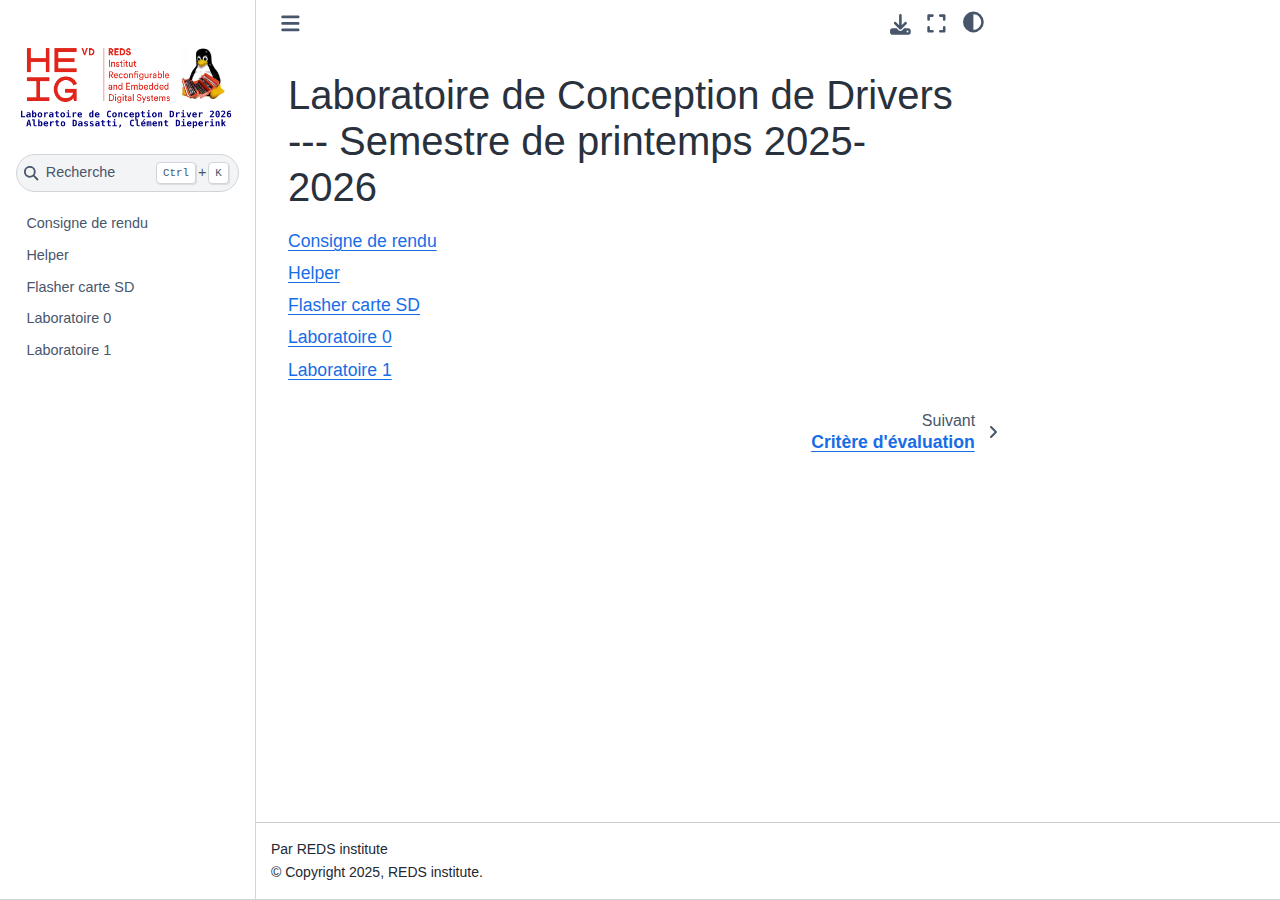
<file: docs/index.html>
<!DOCTYPE html>


<html lang="fr" data-content_root="./" >

  <head>
    <meta charset="utf-8" />
    <meta name="viewport" content="width=device-width, initial-scale=1.0" /><meta name="viewport" content="width=device-width, initial-scale=1" />

    <title>Laboratoire de Conception de Drivers --- Semestre de printemps 2025-2026 &#8212; Documentation DRV 2025 </title>
  
  
  
  <script data-cfasync="false">
    document.documentElement.dataset.mode = localStorage.getItem("mode") || "";
    document.documentElement.dataset.theme = localStorage.getItem("theme") || "";
  </script>
  
  <!-- Loaded before other Sphinx assets -->
  <link href="_static/styles/theme.css?digest=dfe6caa3a7d634c4db9b" rel="stylesheet" />
<link href="_static/styles/bootstrap.css?digest=dfe6caa3a7d634c4db9b" rel="stylesheet" />
<link href="_static/styles/pydata-sphinx-theme.css?digest=dfe6caa3a7d634c4db9b" rel="stylesheet" />

  
  <link href="_static/vendor/fontawesome/6.5.2/css/all.min.css?digest=dfe6caa3a7d634c4db9b" rel="stylesheet" />
  <link rel="preload" as="font" type="font/woff2" crossorigin href="_static/vendor/fontawesome/6.5.2/webfonts/fa-solid-900.woff2" />
<link rel="preload" as="font" type="font/woff2" crossorigin href="_static/vendor/fontawesome/6.5.2/webfonts/fa-brands-400.woff2" />
<link rel="preload" as="font" type="font/woff2" crossorigin href="_static/vendor/fontawesome/6.5.2/webfonts/fa-regular-400.woff2" />

    <link rel="stylesheet" type="text/css" href="_static/pygments.css?v=03e43079" />
    <link rel="stylesheet" type="text/css" href="_static/styles/sphinx-book-theme.css?v=eba8b062" />
    <link rel="stylesheet" type="text/css" href="_static/color.css?v=8770e769" />
  
  <!-- Pre-loaded scripts that we'll load fully later -->
  <link rel="preload" as="script" href="_static/scripts/bootstrap.js?digest=dfe6caa3a7d634c4db9b" />
<link rel="preload" as="script" href="_static/scripts/pydata-sphinx-theme.js?digest=dfe6caa3a7d634c4db9b" />
  <script src="_static/vendor/fontawesome/6.5.2/js/all.min.js?digest=dfe6caa3a7d634c4db9b"></script>

    <script src="_static/documentation_options.js?v=72dce1d2"></script>
    <script src="_static/doctools.js?v=9bcbadda"></script>
    <script src="_static/sphinx_highlight.js?v=dc90522c"></script>
    <script src="_static/scripts/sphinx-book-theme.js?v=887ef09a"></script>
    <script src="_static/translations.js?v=e6b791cb"></script>
    <script>DOCUMENTATION_OPTIONS.pagename = 'index';</script>
    <link rel="index" title="Index" href="genindex.html" />
    <link rel="search" title="Recherche" href="search.html" />
    <link rel="next" title="Critère d&#39;évaluation" href="helper/eval_criterion.html" />
  <meta name="viewport" content="width=device-width, initial-scale=1"/>
  <meta name="docsearch:language" content="fr"/>
  </head>
  
  
  <body data-bs-spy="scroll" data-bs-target=".bd-toc-nav" data-offset="180" data-bs-root-margin="0px 0px -60%" data-default-mode="">

  
  
  <div id="pst-skip-link" class="skip-link d-print-none"><a href="#main-content">Passer au contenu principal</a></div>
  
  <div id="pst-scroll-pixel-helper"></div>
  
  <button type="button" class="btn rounded-pill" id="pst-back-to-top">
    <i class="fa-solid fa-arrow-up"></i>Haut de page</button>

  
  <input type="checkbox"
          class="sidebar-toggle"
          id="pst-primary-sidebar-checkbox"/>
  <label class="overlay overlay-primary" for="pst-primary-sidebar-checkbox"></label>
  
  <input type="checkbox"
          class="sidebar-toggle"
          id="pst-secondary-sidebar-checkbox"/>
  <label class="overlay overlay-secondary" for="pst-secondary-sidebar-checkbox"></label>
  
  <div class="search-button__wrapper">
    <div class="search-button__overlay"></div>
    <div class="search-button__search-container">
<form class="bd-search d-flex align-items-center"
      action="search.html"
      method="get">
  <i class="fa-solid fa-magnifying-glass"></i>
  <input type="search"
         class="form-control"
         name="q"
         id="search-input"
         placeholder="Search..."
         aria-label="Search..."
         autocomplete="off"
         autocorrect="off"
         autocapitalize="off"
         spellcheck="false"/>
  <span class="search-button__kbd-shortcut"><kbd class="kbd-shortcut__modifier">Ctrl</kbd>+<kbd>K</kbd></span>
</form></div>
  </div>

  <div class="pst-async-banner-revealer d-none">
  <aside id="bd-header-version-warning" class="d-none d-print-none" aria-label="Version warning"></aside>
</div>

  
    <header class="bd-header navbar navbar-expand-lg bd-navbar d-print-none">
    </header>
  

  <div class="bd-container">
    <div class="bd-container__inner bd-page-width">
      
      
      
        
      
      <div class="bd-sidebar-primary bd-sidebar">
        

  
  <div class="sidebar-header-items sidebar-primary__section">
    
    
    
    
  </div>
  
    <div class="sidebar-primary-items__start sidebar-primary__section">
        <div class="sidebar-primary-item">

  
    
  

<a class="navbar-brand logo" href="#">
  
  
  
  
  
    
    
      
    
    
    <img src="_static/logo_drv.png" class="logo__image only-light" alt="Documentation DRV 2025  - Home"/>
    <script>document.write(`<img src="_static/logo_drv.png" class="logo__image only-dark" alt="Documentation DRV 2025  - Home"/>`);</script>
  
  
</a></div>
        <div class="sidebar-primary-item">

 <script>
 document.write(`
   <button class="btn search-button-field search-button__button" title="Recherche" aria-label="Recherche" data-bs-placement="bottom" data-bs-toggle="tooltip">
    <i class="fa-solid fa-magnifying-glass"></i>
    <span class="search-button__default-text">Recherche</span>
    <span class="search-button__kbd-shortcut"><kbd class="kbd-shortcut__modifier">Ctrl</kbd>+<kbd class="kbd-shortcut__modifier">K</kbd></span>
   </button>
 `);
 </script></div>
        <div class="sidebar-primary-item"><nav class="bd-links bd-docs-nav" aria-label="Main">
    <div class="bd-toc-item navbar-nav active">
        <ul class="nav bd-sidenav">
<li class="toctree-l1"><a class="reference internal" href="helper/eval_criterion.html">Consigne de rendu</a></li>
<li class="toctree-l1"><a class="reference internal" href="helper/helper.html">Helper</a></li>
<li class="toctree-l1"><a class="reference internal" href="helper/flash_sd.html">Flasher carte SD</a></li>
<li class="toctree-l1"><a class="reference internal" href="lab_00/lab_00.html">Laboratoire 0</a></li>
<li class="toctree-l1"><a class="reference internal" href="lab_01/lab_01.html">Laboratoire 1</a></li>
</ul>

    </div>
</nav></div>
    </div>
  
  
  <div class="sidebar-primary-items__end sidebar-primary__section">
  </div>
  
  <div id="rtd-footer-container"></div>


      </div>
      
      <main id="main-content" class="bd-main" role="main">
        
        

<div class="sbt-scroll-pixel-helper"></div>

          <div class="bd-content">
            <div class="bd-article-container">
              
              <div class="bd-header-article d-print-none">
<div class="header-article-items header-article__inner">
  
    <div class="header-article-items__start">
      
        <div class="header-article-item"><button class="sidebar-toggle primary-toggle btn btn-sm" title="Toggle primary sidebar" data-bs-placement="bottom" data-bs-toggle="tooltip">
  <span class="fa-solid fa-bars"></span>
</button></div>
      
    </div>
  
  
    <div class="header-article-items__end">
      
        <div class="header-article-item">

<div class="article-header-buttons">





<div class="dropdown dropdown-download-buttons">
  <button class="btn dropdown-toggle" type="button" data-bs-toggle="dropdown" aria-expanded="false" aria-label="Téléchargez cette page">
    <i class="fas fa-download"></i>
  </button>
  <ul class="dropdown-menu">
      
      
      
      <li><a href="_sources/index.rst" target="_blank"
   class="btn btn-sm btn-download-source-button dropdown-item"
   title="Télécharger le fichier source"
   data-bs-placement="left" data-bs-toggle="tooltip"
>
  

<span class="btn__icon-container">
  <i class="fas fa-file"></i>
  </span>
<span class="btn__text-container">.rst</span>
</a>
</li>
      
      
      
      
      <li>
<button onclick="window.print()"
  class="btn btn-sm btn-download-pdf-button dropdown-item"
  title="Imprimer au format PDF"
  data-bs-placement="left" data-bs-toggle="tooltip"
>
  

<span class="btn__icon-container">
  <i class="fas fa-file-pdf"></i>
  </span>
<span class="btn__text-container">.pdf</span>
</button>
</li>
      
  </ul>
</div>




<button onclick="toggleFullScreen()"
  class="btn btn-sm btn-fullscreen-button"
  title="Mode plein écran"
  data-bs-placement="bottom" data-bs-toggle="tooltip"
>
  

<span class="btn__icon-container">
  <i class="fas fa-expand"></i>
  </span>

</button>



<script>
document.write(`
  <button class="btn btn-sm nav-link pst-navbar-icon theme-switch-button" title="clair/sombre" aria-label="clair/sombre" data-bs-placement="bottom" data-bs-toggle="tooltip">
    <i class="theme-switch fa-solid fa-sun fa-lg" data-mode="light"></i>
    <i class="theme-switch fa-solid fa-moon fa-lg" data-mode="dark"></i>
    <i class="theme-switch fa-solid fa-circle-half-stroke fa-lg" data-mode="auto"></i>
  </button>
`);
</script>


<script>
document.write(`
  <button class="btn btn-sm pst-navbar-icon search-button search-button__button" title="Recherche" aria-label="Recherche" data-bs-placement="bottom" data-bs-toggle="tooltip">
    <i class="fa-solid fa-magnifying-glass fa-lg"></i>
  </button>
`);
</script>

</div></div>
      
    </div>
  
</div>
</div>
              
              

<div id="jb-print-docs-body" class="onlyprint">
    <h1>Laboratoire de Conception de Drivers --- Semestre de printemps 2025-2026</h1>
    <!-- Table of contents -->
    <div id="print-main-content">
        <div id="jb-print-toc">
            
        </div>
    </div>
</div>

              
                
<div id="searchbox"></div>
                <article class="bd-article">
                  
  <section id="laboratoire-de-conception-de-drivers-semestre-de-printemps-2025-2026">
<h1>Laboratoire de Conception de Drivers --- Semestre de printemps 2025-2026<a class="headerlink" href="#laboratoire-de-conception-de-drivers-semestre-de-printemps-2025-2026" title="Lien vers cette rubrique">#</a></h1>
<div class="toctree-wrapper compound">
<ul>
<li class="toctree-l1"><a class="reference internal" href="helper/eval_criterion.html">Consigne de rendu</a></li>
<li class="toctree-l1"><a class="reference internal" href="helper/helper.html">Helper</a></li>
<li class="toctree-l1"><a class="reference internal" href="helper/flash_sd.html">Flasher carte SD</a></li>
<li class="toctree-l1"><a class="reference internal" href="lab_00/lab_00.html">Laboratoire 0</a></li>
<li class="toctree-l1"><a class="reference internal" href="lab_01/lab_01.html">Laboratoire 1</a></li>
</ul>
</div>
</section>


                </article>
              

              
              
              
              
                <footer class="prev-next-footer d-print-none">
                  
<div class="prev-next-area">
    <a class="right-next"
       href="helper/eval_criterion.html"
       title="page suivante">
      <div class="prev-next-info">
        <p class="prev-next-subtitle">suivant</p>
        <p class="prev-next-title">Critère d'évaluation</p>
      </div>
      <i class="fa-solid fa-angle-right"></i>
    </a>
</div>
                </footer>
              
            </div>
            
            
              
            
          </div>
          <footer class="bd-footer-content">
            
<div class="bd-footer-content__inner container">
  
  <div class="footer-item">
    
<p class="component-author">
Par REDS institute
</p>

  </div>
  
  <div class="footer-item">
    

  <p class="copyright">
    
      © Copyright 2025, REDS institute.
      <br/>
    
  </p>

  </div>
  
  <div class="footer-item">
    
  </div>
  
  <div class="footer-item">
    
  </div>
  
</div>
          </footer>
        

      </main>
    </div>
  </div>
  
  <!-- Scripts loaded after <body> so the DOM is not blocked -->
  <script src="_static/scripts/bootstrap.js?digest=dfe6caa3a7d634c4db9b"></script>
<script src="_static/scripts/pydata-sphinx-theme.js?digest=dfe6caa3a7d634c4db9b"></script>

  <footer class="bd-footer">
  </footer>
  </body>
</html>
</file>
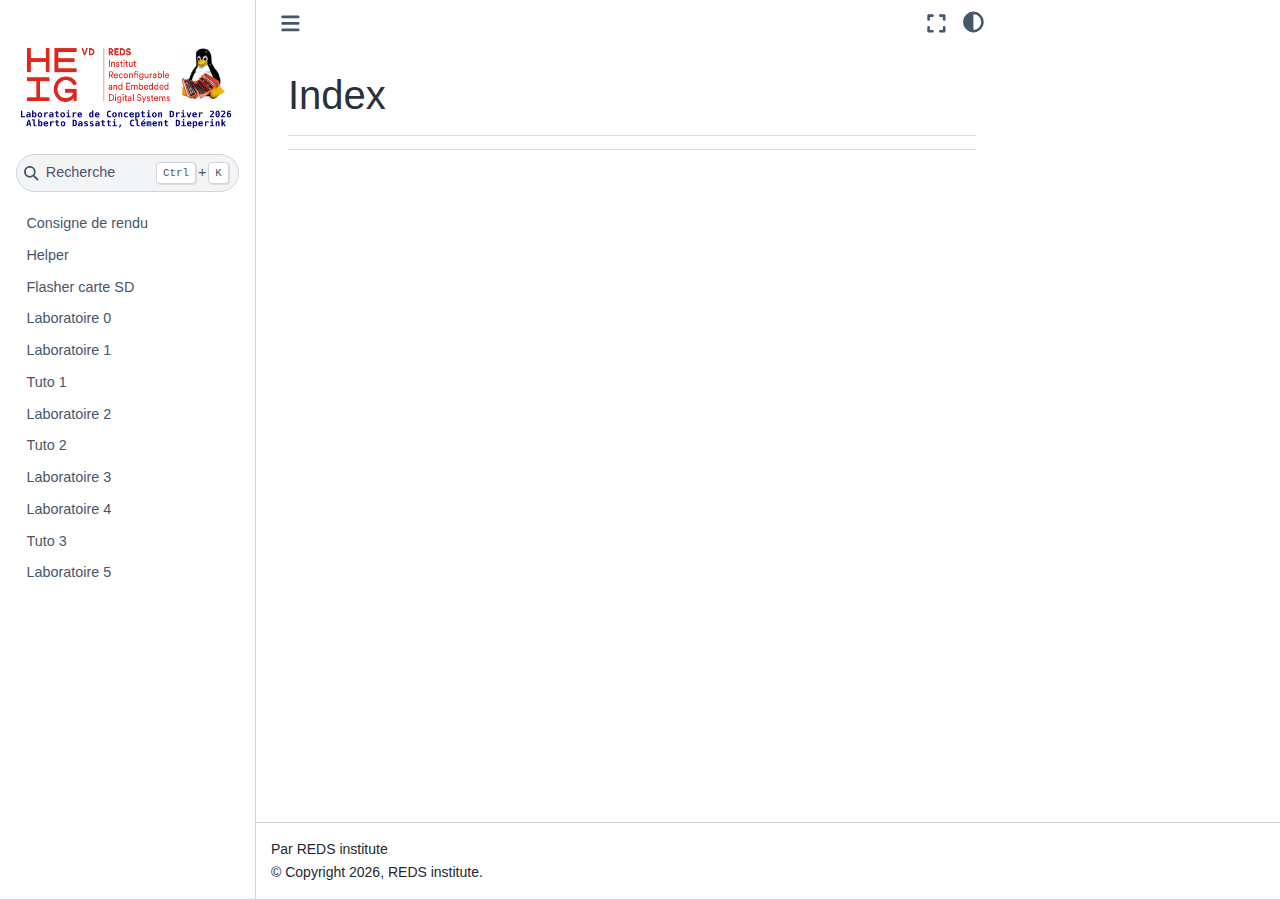
<file: docs/genindex.html>
<!DOCTYPE html>


<html lang="fr" data-content_root="./" >

  <head>
    <meta charset="utf-8" />
    <meta name="viewport" content="width=device-width, initial-scale=1.0" />
    <title>Index &#8212; Documentation DRV 2026 </title>
  
  
  
  <script data-cfasync="false">
    document.documentElement.dataset.mode = localStorage.getItem("mode") || "";
    document.documentElement.dataset.theme = localStorage.getItem("theme") || "";
  </script>
  
  <!-- Loaded before other Sphinx assets -->
  <link href="_static/styles/theme.css?digest=dfe6caa3a7d634c4db9b" rel="stylesheet" />
<link href="_static/styles/bootstrap.css?digest=dfe6caa3a7d634c4db9b" rel="stylesheet" />
<link href="_static/styles/pydata-sphinx-theme.css?digest=dfe6caa3a7d634c4db9b" rel="stylesheet" />

  
  <link href="_static/vendor/fontawesome/6.5.2/css/all.min.css?digest=dfe6caa3a7d634c4db9b" rel="stylesheet" />
  <link rel="preload" as="font" type="font/woff2" crossorigin href="_static/vendor/fontawesome/6.5.2/webfonts/fa-solid-900.woff2" />
<link rel="preload" as="font" type="font/woff2" crossorigin href="_static/vendor/fontawesome/6.5.2/webfonts/fa-brands-400.woff2" />
<link rel="preload" as="font" type="font/woff2" crossorigin href="_static/vendor/fontawesome/6.5.2/webfonts/fa-regular-400.woff2" />

    <link rel="stylesheet" type="text/css" href="_static/pygments.css?v=03e43079" />
    <link rel="stylesheet" type="text/css" href="_static/styles/sphinx-book-theme.css?v=eba8b062" />
    <link rel="stylesheet" type="text/css" href="_static/color.css?v=8770e769" />
  
  <!-- Pre-loaded scripts that we'll load fully later -->
  <link rel="preload" as="script" href="_static/scripts/bootstrap.js?digest=dfe6caa3a7d634c4db9b" />
<link rel="preload" as="script" href="_static/scripts/pydata-sphinx-theme.js?digest=dfe6caa3a7d634c4db9b" />
  <script src="_static/vendor/fontawesome/6.5.2/js/all.min.js?digest=dfe6caa3a7d634c4db9b"></script>

    <script src="_static/documentation_options.js?v=72dce1d2"></script>
    <script src="_static/doctools.js?v=9bcbadda"></script>
    <script src="_static/sphinx_highlight.js?v=dc90522c"></script>
    <script src="_static/scripts/sphinx-book-theme.js?v=887ef09a"></script>
    <script src="_static/translations.js?v=e6b791cb"></script>
    <script>DOCUMENTATION_OPTIONS.pagename = 'genindex';</script>
    <link rel="index" title="Index" href="#" />
    <link rel="search" title="Recherche" href="search.html" />
  <meta name="viewport" content="width=device-width, initial-scale=1"/>
  <meta name="docsearch:language" content="fr"/>
  </head>
  
  
  <body data-bs-spy="scroll" data-bs-target=".bd-toc-nav" data-offset="180" data-bs-root-margin="0px 0px -60%" data-default-mode="">

  
  
  <div id="pst-skip-link" class="skip-link d-print-none"><a href="#main-content">Passer au contenu principal</a></div>
  
  <div id="pst-scroll-pixel-helper"></div>
  
  <button type="button" class="btn rounded-pill" id="pst-back-to-top">
    <i class="fa-solid fa-arrow-up"></i>Haut de page</button>

  
  <input type="checkbox"
          class="sidebar-toggle"
          id="pst-primary-sidebar-checkbox"/>
  <label class="overlay overlay-primary" for="pst-primary-sidebar-checkbox"></label>
  
  <input type="checkbox"
          class="sidebar-toggle"
          id="pst-secondary-sidebar-checkbox"/>
  <label class="overlay overlay-secondary" for="pst-secondary-sidebar-checkbox"></label>
  
  <div class="search-button__wrapper">
    <div class="search-button__overlay"></div>
    <div class="search-button__search-container">
<form class="bd-search d-flex align-items-center"
      action="search.html"
      method="get">
  <i class="fa-solid fa-magnifying-glass"></i>
  <input type="search"
         class="form-control"
         name="q"
         id="search-input"
         placeholder="Search..."
         aria-label="Search..."
         autocomplete="off"
         autocorrect="off"
         autocapitalize="off"
         spellcheck="false"/>
  <span class="search-button__kbd-shortcut"><kbd class="kbd-shortcut__modifier">Ctrl</kbd>+<kbd>K</kbd></span>
</form></div>
  </div>

  <div class="pst-async-banner-revealer d-none">
  <aside id="bd-header-version-warning" class="d-none d-print-none" aria-label="Version warning"></aside>
</div>

  
    <header class="bd-header navbar navbar-expand-lg bd-navbar d-print-none">
    </header>
  

  <div class="bd-container">
    <div class="bd-container__inner bd-page-width">
      
      
      
        
      
      <div class="bd-sidebar-primary bd-sidebar">
        

  
  <div class="sidebar-header-items sidebar-primary__section">
    
    
    
    
  </div>
  
    <div class="sidebar-primary-items__start sidebar-primary__section">
        <div class="sidebar-primary-item">

  
    
  

<a class="navbar-brand logo" href="index.html">
  
  
  
  
  
    
    
      
    
    
    <img src="_static/logo_drv.png" class="logo__image only-light" alt="Documentation DRV 2026  - Home"/>
    <script>document.write(`<img src="_static/logo_drv.png" class="logo__image only-dark" alt="Documentation DRV 2026  - Home"/>`);</script>
  
  
</a></div>
        <div class="sidebar-primary-item">

 <script>
 document.write(`
   <button class="btn search-button-field search-button__button" title="Recherche" aria-label="Recherche" data-bs-placement="bottom" data-bs-toggle="tooltip">
    <i class="fa-solid fa-magnifying-glass"></i>
    <span class="search-button__default-text">Recherche</span>
    <span class="search-button__kbd-shortcut"><kbd class="kbd-shortcut__modifier">Ctrl</kbd>+<kbd class="kbd-shortcut__modifier">K</kbd></span>
   </button>
 `);
 </script></div>
        <div class="sidebar-primary-item"><nav class="bd-links bd-docs-nav" aria-label="Main">
    <div class="bd-toc-item navbar-nav active">
        <ul class="nav bd-sidenav">
<li class="toctree-l1"><a class="reference internal" href="helper/eval_criterion.html">Consigne de rendu</a></li>
<li class="toctree-l1"><a class="reference internal" href="helper/helper.html">Helper</a></li>
<li class="toctree-l1"><a class="reference internal" href="helper/flash_sd.html">Flasher carte SD</a></li>
<li class="toctree-l1"><a class="reference internal" href="lab_00/lab_00.html">Laboratoire 0</a></li>
<li class="toctree-l1"><a class="reference internal" href="lab_01/lab_01.html">Laboratoire 1</a></li>
<li class="toctree-l1"><a class="reference internal" href="tuto_01/tuto_01.html">Tuto 1</a></li>
<li class="toctree-l1"><a class="reference internal" href="lab_02/lab_02.html">Laboratoire 2</a></li>
<li class="toctree-l1"><a class="reference internal" href="tuto_02/tuto_02.html">Tuto 2</a></li>
<li class="toctree-l1"><a class="reference internal" href="lab_03/lab_03.html">Laboratoire 3</a></li>
<li class="toctree-l1"><a class="reference internal" href="lab_04/lab_04.html">Laboratoire 4</a></li>
<li class="toctree-l1"><a class="reference internal" href="tuto_03/tuto_03.html">Tuto 3</a></li>
<li class="toctree-l1"><a class="reference internal" href="lab_05/lab_05.html">Laboratoire 5</a></li>
</ul>

    </div>
</nav></div>
    </div>
  
  
  <div class="sidebar-primary-items__end sidebar-primary__section">
  </div>
  
  <div id="rtd-footer-container"></div>


      </div>
      
      <main id="main-content" class="bd-main" role="main">
        
        

<div class="sbt-scroll-pixel-helper"></div>

          <div class="bd-content">
            <div class="bd-article-container">
              
              <div class="bd-header-article d-print-none">
<div class="header-article-items header-article__inner">
  
    <div class="header-article-items__start">
      
        <div class="header-article-item"><button class="sidebar-toggle primary-toggle btn btn-sm" title="Toggle primary sidebar" data-bs-placement="bottom" data-bs-toggle="tooltip">
  <span class="fa-solid fa-bars"></span>
</button></div>
      
    </div>
  
  
    <div class="header-article-items__end">
      
        <div class="header-article-item">

<div class="article-header-buttons">



<button onclick="toggleFullScreen()"
  class="btn btn-sm btn-fullscreen-button"
  title="Mode plein écran"
  data-bs-placement="bottom" data-bs-toggle="tooltip"
>
  

<span class="btn__icon-container">
  <i class="fas fa-expand"></i>
  </span>

</button>



<script>
document.write(`
  <button class="btn btn-sm nav-link pst-navbar-icon theme-switch-button" title="clair/sombre" aria-label="clair/sombre" data-bs-placement="bottom" data-bs-toggle="tooltip">
    <i class="theme-switch fa-solid fa-sun fa-lg" data-mode="light"></i>
    <i class="theme-switch fa-solid fa-moon fa-lg" data-mode="dark"></i>
    <i class="theme-switch fa-solid fa-circle-half-stroke fa-lg" data-mode="auto"></i>
  </button>
`);
</script>


<script>
document.write(`
  <button class="btn btn-sm pst-navbar-icon search-button search-button__button" title="Recherche" aria-label="Recherche" data-bs-placement="bottom" data-bs-toggle="tooltip">
    <i class="fa-solid fa-magnifying-glass fa-lg"></i>
  </button>
`);
</script>

</div></div>
      
    </div>
  
</div>
</div>
              
              

<div id="jb-print-docs-body" class="onlyprint">
    <h1></h1>
    <!-- Table of contents -->
    <div id="print-main-content">
        <div id="jb-print-toc">
            
        </div>
    </div>
</div>

              
                
<div id="searchbox"></div>
                <article class="bd-article">
                  

<h1 id="index">Index</h1>

<div class="genindex-jumpbox">
 
</div>


                </article>
              

              
              
              
              
                <footer class="prev-next-footer d-print-none">
                  
<div class="prev-next-area">
</div>
                </footer>
              
            </div>
            
            
              
            
          </div>
          <footer class="bd-footer-content">
            
<div class="bd-footer-content__inner container">
  
  <div class="footer-item">
    
<p class="component-author">
Par REDS institute
</p>

  </div>
  
  <div class="footer-item">
    

  <p class="copyright">
    
      © Copyright 2026, REDS institute.
      <br/>
    
  </p>

  </div>
  
  <div class="footer-item">
    
  </div>
  
  <div class="footer-item">
    
  </div>
  
</div>
          </footer>
        

      </main>
    </div>
  </div>
  
  <!-- Scripts loaded after <body> so the DOM is not blocked -->
  <script src="_static/scripts/bootstrap.js?digest=dfe6caa3a7d634c4db9b"></script>
<script src="_static/scripts/pydata-sphinx-theme.js?digest=dfe6caa3a7d634c4db9b"></script>

  <footer class="bd-footer">
  </footer>
  </body>
</html>
</file>
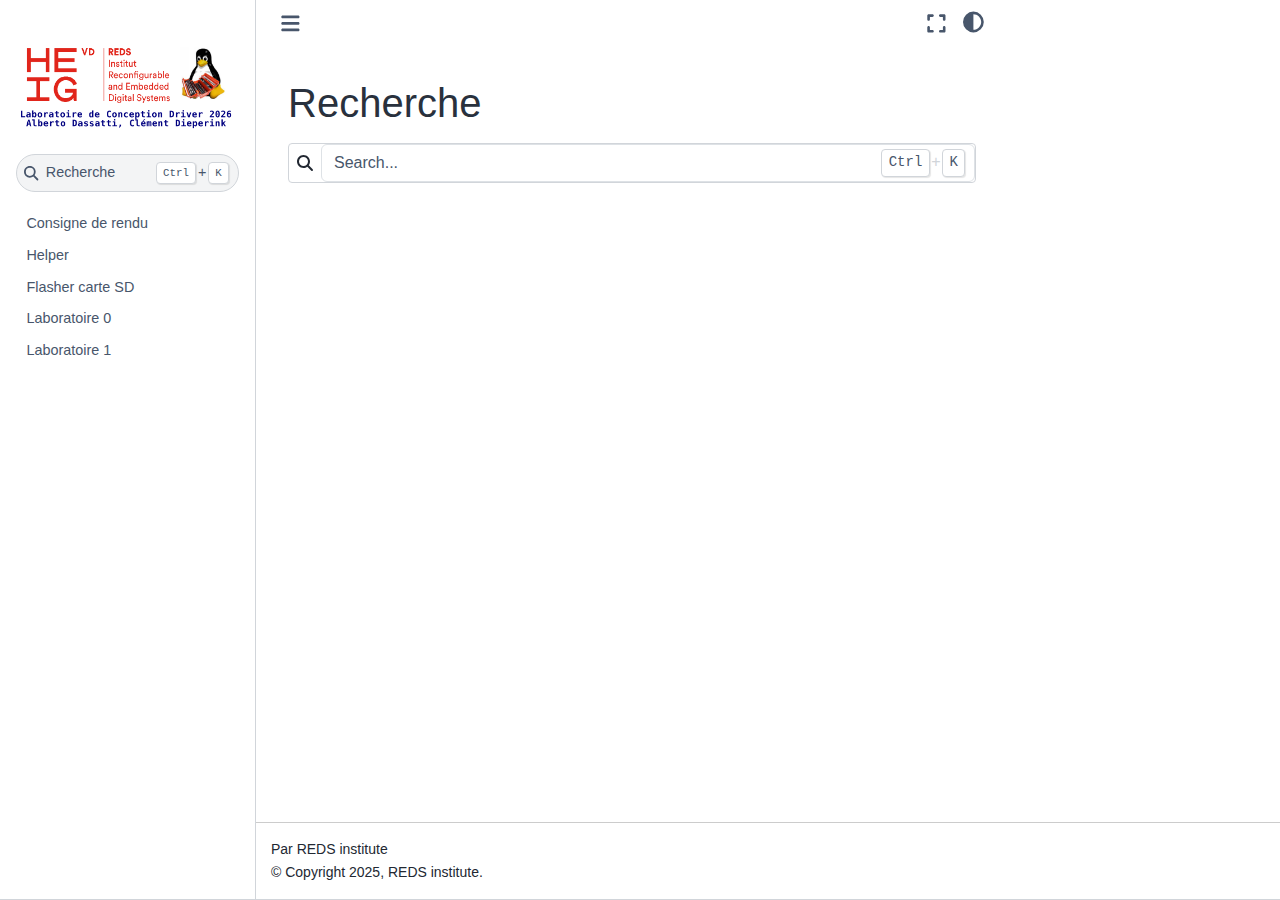
<file: docs/search.html>
<!DOCTYPE html>


<html lang="fr" data-content_root="./" >

  <head>
    <meta charset="utf-8" />
    <meta name="viewport" content="width=device-width, initial-scale=1.0" /><title>Recherche - Documentation DRV 2025 </title>
  
  
  
  <script data-cfasync="false">
    document.documentElement.dataset.mode = localStorage.getItem("mode") || "";
    document.documentElement.dataset.theme = localStorage.getItem("theme") || "";
  </script>
  
  <!-- Loaded before other Sphinx assets -->
  <link href="_static/styles/theme.css?digest=dfe6caa3a7d634c4db9b" rel="stylesheet" />
<link href="_static/styles/bootstrap.css?digest=dfe6caa3a7d634c4db9b" rel="stylesheet" />
<link href="_static/styles/pydata-sphinx-theme.css?digest=dfe6caa3a7d634c4db9b" rel="stylesheet" />

  
  <link href="_static/vendor/fontawesome/6.5.2/css/all.min.css?digest=dfe6caa3a7d634c4db9b" rel="stylesheet" />
  <link rel="preload" as="font" type="font/woff2" crossorigin href="_static/vendor/fontawesome/6.5.2/webfonts/fa-solid-900.woff2" />
<link rel="preload" as="font" type="font/woff2" crossorigin href="_static/vendor/fontawesome/6.5.2/webfonts/fa-brands-400.woff2" />
<link rel="preload" as="font" type="font/woff2" crossorigin href="_static/vendor/fontawesome/6.5.2/webfonts/fa-regular-400.woff2" />

    <link rel="stylesheet" type="text/css" href="_static/pygments.css?v=03e43079" />
    <link rel="stylesheet" type="text/css" href="_static/styles/sphinx-book-theme.css?v=eba8b062" />
    <link rel="stylesheet" type="text/css" href="_static/color.css?v=8770e769" />
  
  <!-- Pre-loaded scripts that we'll load fully later -->
  <link rel="preload" as="script" href="_static/scripts/bootstrap.js?digest=dfe6caa3a7d634c4db9b" />
<link rel="preload" as="script" href="_static/scripts/pydata-sphinx-theme.js?digest=dfe6caa3a7d634c4db9b" />
  <script src="_static/vendor/fontawesome/6.5.2/js/all.min.js?digest=dfe6caa3a7d634c4db9b"></script>

    <script src="_static/documentation_options.js?v=72dce1d2"></script>
    <script src="_static/doctools.js?v=9bcbadda"></script>
    <script src="_static/sphinx_highlight.js?v=dc90522c"></script>
    <script src="_static/scripts/sphinx-book-theme.js?v=887ef09a"></script>
    <script src="_static/translations.js?v=e6b791cb"></script>
    <script>DOCUMENTATION_OPTIONS.pagename = 'search';</script>
  <script src="_static/searchtools.js"></script>
  <script src="_static/language_data.js"></script>
  <script src="searchindex.js"></script>
    <link rel="index" title="Index" href="genindex.html" />
    <link rel="search" title="Recherche" href="#" />
  <meta name="viewport" content="width=device-width, initial-scale=1"/>
  <meta name="docsearch:language" content="fr"/>
  </head>
  
  
  <body data-bs-spy="scroll" data-bs-target=".bd-toc-nav" data-offset="180" data-bs-root-margin="0px 0px -60%" data-default-mode="">

  
  
  <div id="pst-skip-link" class="skip-link d-print-none"><a href="#main-content">Passer au contenu principal</a></div>
  
  <div id="pst-scroll-pixel-helper"></div>
  
  <button type="button" class="btn rounded-pill" id="pst-back-to-top">
    <i class="fa-solid fa-arrow-up"></i>Haut de page</button>

  
  <input type="checkbox"
          class="sidebar-toggle"
          id="pst-primary-sidebar-checkbox"/>
  <label class="overlay overlay-primary" for="pst-primary-sidebar-checkbox"></label>
  
  <input type="checkbox"
          class="sidebar-toggle"
          id="pst-secondary-sidebar-checkbox"/>
  <label class="overlay overlay-secondary" for="pst-secondary-sidebar-checkbox"></label>
  
  <div class="search-button__wrapper">
    <div class="search-button__overlay"></div>
    <div class="search-button__search-container">
<form class="bd-search d-flex align-items-center"
      action="#"
      method="get">
  <i class="fa-solid fa-magnifying-glass"></i>
  <input type="search"
         class="form-control"
         name="q"
         id="search-input"
         placeholder="Search..."
         aria-label="Search..."
         autocomplete="off"
         autocorrect="off"
         autocapitalize="off"
         spellcheck="false"/>
  <span class="search-button__kbd-shortcut"><kbd class="kbd-shortcut__modifier">Ctrl</kbd>+<kbd>K</kbd></span>
</form></div>
  </div>

  <div class="pst-async-banner-revealer d-none">
  <aside id="bd-header-version-warning" class="d-none d-print-none" aria-label="Version warning"></aside>
</div>

  
    <header class="bd-header navbar navbar-expand-lg bd-navbar d-print-none">
    </header>
  

  <div class="bd-container">
    <div class="bd-container__inner bd-page-width">
      
      
      
        
      
      <div class="bd-sidebar-primary bd-sidebar">
        

  
  <div class="sidebar-header-items sidebar-primary__section">
    
    
    
    
  </div>
  
    <div class="sidebar-primary-items__start sidebar-primary__section">
        <div class="sidebar-primary-item">

  
    
  

<a class="navbar-brand logo" href="index.html">
  
  
  
  
  
    
    
      
    
    
    <img src="_static/logo_drv.png" class="logo__image only-light" alt="Documentation DRV 2025  - Home"/>
    <script>document.write(`<img src="_static/logo_drv.png" class="logo__image only-dark" alt="Documentation DRV 2025  - Home"/>`);</script>
  
  
</a></div>
        <div class="sidebar-primary-item">

 <script>
 document.write(`
   <button class="btn search-button-field search-button__button" title="Recherche" aria-label="Recherche" data-bs-placement="bottom" data-bs-toggle="tooltip">
    <i class="fa-solid fa-magnifying-glass"></i>
    <span class="search-button__default-text">Recherche</span>
    <span class="search-button__kbd-shortcut"><kbd class="kbd-shortcut__modifier">Ctrl</kbd>+<kbd class="kbd-shortcut__modifier">K</kbd></span>
   </button>
 `);
 </script></div>
        <div class="sidebar-primary-item"><nav class="bd-links bd-docs-nav" aria-label="Main">
    <div class="bd-toc-item navbar-nav active">
        <ul class="nav bd-sidenav">
<li class="toctree-l1"><a class="reference internal" href="helper/eval_criterion.html">Consigne de rendu</a></li>
<li class="toctree-l1"><a class="reference internal" href="helper/helper.html">Helper</a></li>
<li class="toctree-l1"><a class="reference internal" href="helper/flash_sd.html">Flasher carte SD</a></li>
<li class="toctree-l1"><a class="reference internal" href="lab_00/lab_00.html">Laboratoire 0</a></li>
<li class="toctree-l1"><a class="reference internal" href="lab_01/lab_01.html">Laboratoire 1</a></li>
</ul>

    </div>
</nav></div>
    </div>
  
  
  <div class="sidebar-primary-items__end sidebar-primary__section">
  </div>
  
  <div id="rtd-footer-container"></div>


      </div>
      
      <main id="main-content" class="bd-main" role="main">
        
        

<div class="sbt-scroll-pixel-helper"></div>

          <div class="bd-content">
            <div class="bd-article-container">
              
              <div class="bd-header-article d-print-none">
<div class="header-article-items header-article__inner">
  
    <div class="header-article-items__start">
      
        <div class="header-article-item"><button class="sidebar-toggle primary-toggle btn btn-sm" title="Toggle primary sidebar" data-bs-placement="bottom" data-bs-toggle="tooltip">
  <span class="fa-solid fa-bars"></span>
</button></div>
      
    </div>
  
  
    <div class="header-article-items__end">
      
        <div class="header-article-item">

<div class="article-header-buttons">



<button onclick="toggleFullScreen()"
  class="btn btn-sm btn-fullscreen-button"
  title="Mode plein écran"
  data-bs-placement="bottom" data-bs-toggle="tooltip"
>
  

<span class="btn__icon-container">
  <i class="fas fa-expand"></i>
  </span>

</button>



<script>
document.write(`
  <button class="btn btn-sm nav-link pst-navbar-icon theme-switch-button" title="clair/sombre" aria-label="clair/sombre" data-bs-placement="bottom" data-bs-toggle="tooltip">
    <i class="theme-switch fa-solid fa-sun fa-lg" data-mode="light"></i>
    <i class="theme-switch fa-solid fa-moon fa-lg" data-mode="dark"></i>
    <i class="theme-switch fa-solid fa-circle-half-stroke fa-lg" data-mode="auto"></i>
  </button>
`);
</script>


<script>
document.write(`
  <button class="btn btn-sm pst-navbar-icon search-button search-button__button" title="Recherche" aria-label="Recherche" data-bs-placement="bottom" data-bs-toggle="tooltip">
    <i class="fa-solid fa-magnifying-glass fa-lg"></i>
  </button>
`);
</script>

</div></div>
      
    </div>
  
</div>
</div>
              
              
  <div class="bd-search-container">
    <h1>Recherche</h1>
    <noscript>
      <div class="admonition error">
        <p class="admonition-title">Erreur</p>
        <p>Veuillez activer le JavaScript pour que la recherche fonctionne.</p>
      </div>
    </noscript>
    
<form class="bd-search d-flex align-items-center"
      action="#"
      method="get">
  <i class="fa-solid fa-magnifying-glass"></i>
  <input type="search"
         class="form-control"
         name="q"
         id="search-input"
         placeholder="Search..."
         aria-label="Search..."
         autocomplete="off"
         autocorrect="off"
         autocapitalize="off"
         spellcheck="false"/>
  <span class="search-button__kbd-shortcut"><kbd class="kbd-shortcut__modifier">Ctrl</kbd>+<kbd>K</kbd></span>
</form>
    <div id="search-results"></div>
  </div>
  <script>
    // Activate the search field on page load
    let searchInput = document.querySelector("form.bd-search input");
    if (searchInput) {
        searchInput.focus();
        searchInput.select();
        console.log("[PST]: Set focus on search field.");
    }
  </script>

              
              
              
              
                <footer class="prev-next-footer d-print-none">
                  
<div class="prev-next-area">
</div>
                </footer>
              
            </div>
            
            
              
            
          </div>
          <footer class="bd-footer-content">
            
<div class="bd-footer-content__inner container">
  
  <div class="footer-item">
    
<p class="component-author">
Par REDS institute
</p>

  </div>
  
  <div class="footer-item">
    

  <p class="copyright">
    
      © Copyright 2025, REDS institute.
      <br/>
    
  </p>

  </div>
  
  <div class="footer-item">
    
  </div>
  
  <div class="footer-item">
    
  </div>
  
</div>
          </footer>
        

      </main>
    </div>
  </div>
  
  <!-- Scripts loaded after <body> so the DOM is not blocked -->
  <script src="_static/scripts/bootstrap.js?digest=dfe6caa3a7d634c4db9b"></script>
<script src="_static/scripts/pydata-sphinx-theme.js?digest=dfe6caa3a7d634c4db9b"></script>

  <footer class="bd-footer">
  </footer>
  </body>
</html>
</file>
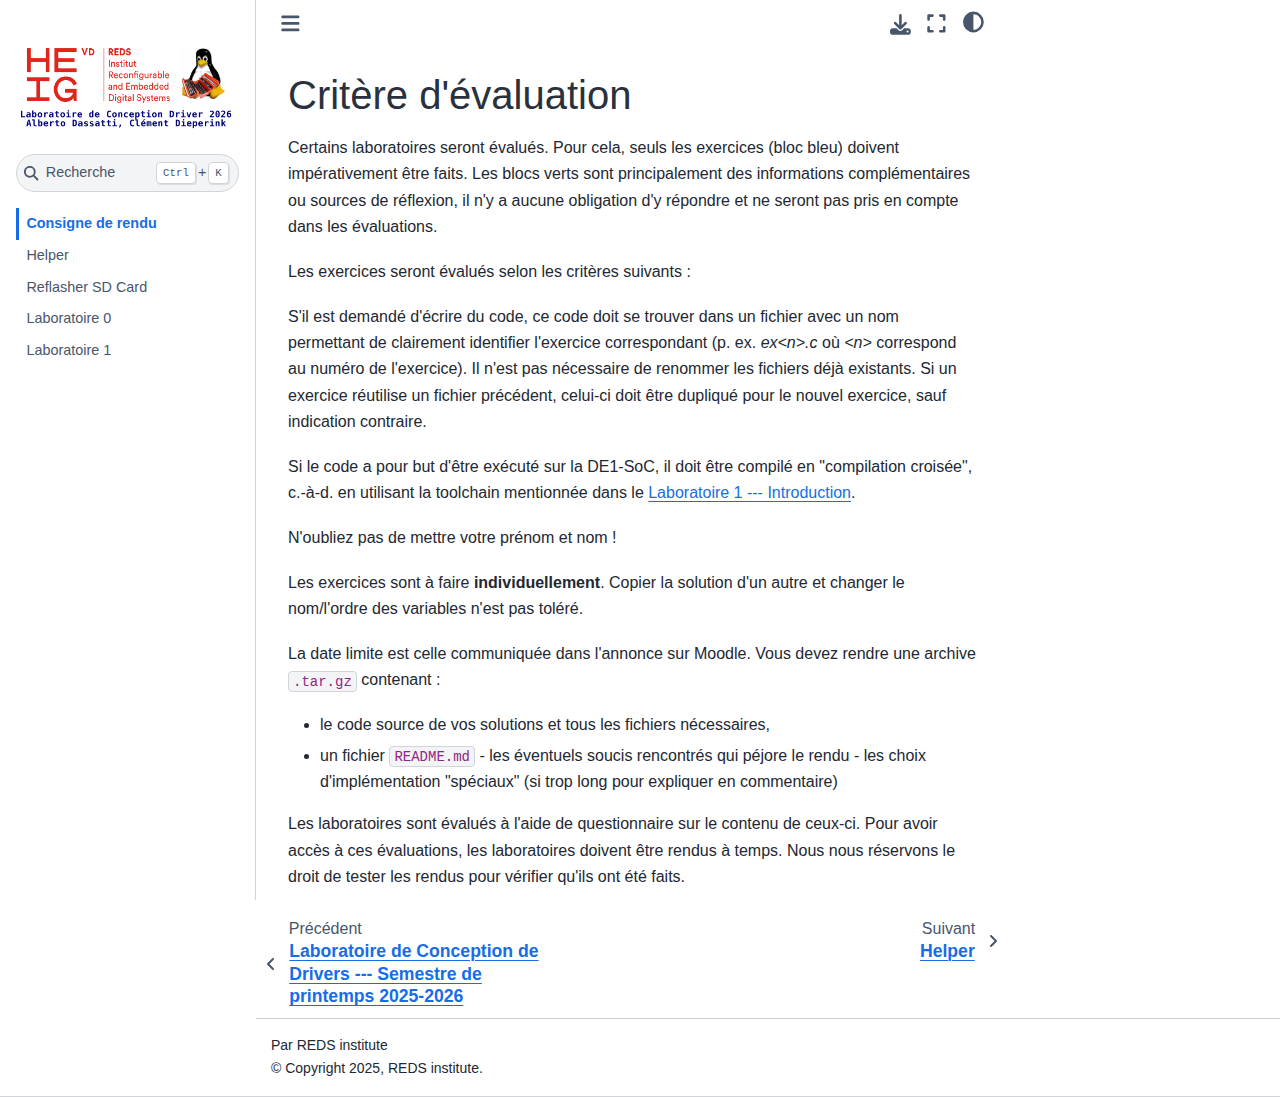
<file: docs/helper/eval_criterion.html>
<!DOCTYPE html>


<html lang="fr" data-content_root="../" >

  <head>
    <meta charset="utf-8" />
    <meta name="viewport" content="width=device-width, initial-scale=1.0" /><meta name="viewport" content="width=device-width, initial-scale=1" />

    <title>Critère d&#39;évaluation &#8212; Documentation DRV 2025 </title>
  
  
  
  <script data-cfasync="false">
    document.documentElement.dataset.mode = localStorage.getItem("mode") || "";
    document.documentElement.dataset.theme = localStorage.getItem("theme") || "";
  </script>
  
  <!-- Loaded before other Sphinx assets -->
  <link href="../_static/styles/theme.css?digest=dfe6caa3a7d634c4db9b" rel="stylesheet" />
<link href="../_static/styles/bootstrap.css?digest=dfe6caa3a7d634c4db9b" rel="stylesheet" />
<link href="../_static/styles/pydata-sphinx-theme.css?digest=dfe6caa3a7d634c4db9b" rel="stylesheet" />

  
  <link href="../_static/vendor/fontawesome/6.5.2/css/all.min.css?digest=dfe6caa3a7d634c4db9b" rel="stylesheet" />
  <link rel="preload" as="font" type="font/woff2" crossorigin href="../_static/vendor/fontawesome/6.5.2/webfonts/fa-solid-900.woff2" />
<link rel="preload" as="font" type="font/woff2" crossorigin href="../_static/vendor/fontawesome/6.5.2/webfonts/fa-brands-400.woff2" />
<link rel="preload" as="font" type="font/woff2" crossorigin href="../_static/vendor/fontawesome/6.5.2/webfonts/fa-regular-400.woff2" />

    <link rel="stylesheet" type="text/css" href="../_static/pygments.css?v=03e43079" />
    <link rel="stylesheet" type="text/css" href="../_static/styles/sphinx-book-theme.css?v=eba8b062" />
    <link rel="stylesheet" type="text/css" href="../_static/color.css?v=8770e769" />
  
  <!-- Pre-loaded scripts that we'll load fully later -->
  <link rel="preload" as="script" href="../_static/scripts/bootstrap.js?digest=dfe6caa3a7d634c4db9b" />
<link rel="preload" as="script" href="../_static/scripts/pydata-sphinx-theme.js?digest=dfe6caa3a7d634c4db9b" />
  <script src="../_static/vendor/fontawesome/6.5.2/js/all.min.js?digest=dfe6caa3a7d634c4db9b"></script>

    <script src="../_static/documentation_options.js?v=72dce1d2"></script>
    <script src="../_static/doctools.js?v=9bcbadda"></script>
    <script src="../_static/sphinx_highlight.js?v=dc90522c"></script>
    <script src="../_static/scripts/sphinx-book-theme.js?v=887ef09a"></script>
    <script src="../_static/translations.js?v=e6b791cb"></script>
    <script>DOCUMENTATION_OPTIONS.pagename = 'helper/eval_criterion';</script>
    <link rel="index" title="Index" href="../genindex.html" />
    <link rel="search" title="Recherche" href="../search.html" />
    <link rel="next" title="Helper" href="helper.html" />
    <link rel="prev" title="Laboratoire de Conception de Drivers --- Semestre de printemps 2025-2026" href="../index.html" />
  <meta name="viewport" content="width=device-width, initial-scale=1"/>
  <meta name="docsearch:language" content="fr"/>
  </head>
  
  
  <body data-bs-spy="scroll" data-bs-target=".bd-toc-nav" data-offset="180" data-bs-root-margin="0px 0px -60%" data-default-mode="">

  
  
  <div id="pst-skip-link" class="skip-link d-print-none"><a href="#main-content">Passer au contenu principal</a></div>
  
  <div id="pst-scroll-pixel-helper"></div>
  
  <button type="button" class="btn rounded-pill" id="pst-back-to-top">
    <i class="fa-solid fa-arrow-up"></i>Haut de page</button>

  
  <input type="checkbox"
          class="sidebar-toggle"
          id="pst-primary-sidebar-checkbox"/>
  <label class="overlay overlay-primary" for="pst-primary-sidebar-checkbox"></label>
  
  <input type="checkbox"
          class="sidebar-toggle"
          id="pst-secondary-sidebar-checkbox"/>
  <label class="overlay overlay-secondary" for="pst-secondary-sidebar-checkbox"></label>
  
  <div class="search-button__wrapper">
    <div class="search-button__overlay"></div>
    <div class="search-button__search-container">
<form class="bd-search d-flex align-items-center"
      action="../search.html"
      method="get">
  <i class="fa-solid fa-magnifying-glass"></i>
  <input type="search"
         class="form-control"
         name="q"
         id="search-input"
         placeholder="Search..."
         aria-label="Search..."
         autocomplete="off"
         autocorrect="off"
         autocapitalize="off"
         spellcheck="false"/>
  <span class="search-button__kbd-shortcut"><kbd class="kbd-shortcut__modifier">Ctrl</kbd>+<kbd>K</kbd></span>
</form></div>
  </div>

  <div class="pst-async-banner-revealer d-none">
  <aside id="bd-header-version-warning" class="d-none d-print-none" aria-label="Version warning"></aside>
</div>

  
    <header class="bd-header navbar navbar-expand-lg bd-navbar d-print-none">
    </header>
  

  <div class="bd-container">
    <div class="bd-container__inner bd-page-width">
      
      
      
      <div class="bd-sidebar-primary bd-sidebar">
        

  
  <div class="sidebar-header-items sidebar-primary__section">
    
    
    
    
  </div>
  
    <div class="sidebar-primary-items__start sidebar-primary__section">
        <div class="sidebar-primary-item">

  
    
  

<a class="navbar-brand logo" href="../index.html">
  
  
  
  
  
    
    
      
    
    
    <img src="../_static/logo_drv.png" class="logo__image only-light" alt="Documentation DRV 2025  - Home"/>
    <script>document.write(`<img src="../_static/logo_drv.png" class="logo__image only-dark" alt="Documentation DRV 2025  - Home"/>`);</script>
  
  
</a></div>
        <div class="sidebar-primary-item">

 <script>
 document.write(`
   <button class="btn search-button-field search-button__button" title="Recherche" aria-label="Recherche" data-bs-placement="bottom" data-bs-toggle="tooltip">
    <i class="fa-solid fa-magnifying-glass"></i>
    <span class="search-button__default-text">Recherche</span>
    <span class="search-button__kbd-shortcut"><kbd class="kbd-shortcut__modifier">Ctrl</kbd>+<kbd class="kbd-shortcut__modifier">K</kbd></span>
   </button>
 `);
 </script></div>
        <div class="sidebar-primary-item"><nav class="bd-links bd-docs-nav" aria-label="Main">
    <div class="bd-toc-item navbar-nav active">
        <ul class="current nav bd-sidenav">
<li class="toctree-l1 current active"><a class="current reference internal" href="#">Consigne de rendu</a></li>
<li class="toctree-l1"><a class="reference internal" href="helper.html">Helper</a></li>
<li class="toctree-l1"><a class="reference internal" href="flash_sd.html">Reflasher SD Card</a></li>
<li class="toctree-l1"><a class="reference internal" href="../lab_00/lab_00.html">Laboratoire 0</a></li>
<li class="toctree-l1"><a class="reference internal" href="../lab_01/lab_01.html">Laboratoire 1</a></li>
</ul>

    </div>
</nav></div>
    </div>
  
  
  <div class="sidebar-primary-items__end sidebar-primary__section">
  </div>
  
  <div id="rtd-footer-container"></div>


      </div>
      
      <main id="main-content" class="bd-main" role="main">
        
        

<div class="sbt-scroll-pixel-helper"></div>

          <div class="bd-content">
            <div class="bd-article-container">
              
              <div class="bd-header-article d-print-none">
<div class="header-article-items header-article__inner">
  
    <div class="header-article-items__start">
      
        <div class="header-article-item"><button class="sidebar-toggle primary-toggle btn btn-sm" title="Toggle primary sidebar" data-bs-placement="bottom" data-bs-toggle="tooltip">
  <span class="fa-solid fa-bars"></span>
</button></div>
      
    </div>
  
  
    <div class="header-article-items__end">
      
        <div class="header-article-item">

<div class="article-header-buttons">





<div class="dropdown dropdown-download-buttons">
  <button class="btn dropdown-toggle" type="button" data-bs-toggle="dropdown" aria-expanded="false" aria-label="Téléchargez cette page">
    <i class="fas fa-download"></i>
  </button>
  <ul class="dropdown-menu">
      
      
      
      <li><a href="../_sources/helper/eval_criterion.rst" target="_blank"
   class="btn btn-sm btn-download-source-button dropdown-item"
   title="Télécharger le fichier source"
   data-bs-placement="left" data-bs-toggle="tooltip"
>
  

<span class="btn__icon-container">
  <i class="fas fa-file"></i>
  </span>
<span class="btn__text-container">.rst</span>
</a>
</li>
      
      
      
      
      <li>
<button onclick="window.print()"
  class="btn btn-sm btn-download-pdf-button dropdown-item"
  title="Imprimer au format PDF"
  data-bs-placement="left" data-bs-toggle="tooltip"
>
  

<span class="btn__icon-container">
  <i class="fas fa-file-pdf"></i>
  </span>
<span class="btn__text-container">.pdf</span>
</button>
</li>
      
  </ul>
</div>




<button onclick="toggleFullScreen()"
  class="btn btn-sm btn-fullscreen-button"
  title="Mode plein écran"
  data-bs-placement="bottom" data-bs-toggle="tooltip"
>
  

<span class="btn__icon-container">
  <i class="fas fa-expand"></i>
  </span>

</button>



<script>
document.write(`
  <button class="btn btn-sm nav-link pst-navbar-icon theme-switch-button" title="clair/sombre" aria-label="clair/sombre" data-bs-placement="bottom" data-bs-toggle="tooltip">
    <i class="theme-switch fa-solid fa-sun fa-lg" data-mode="light"></i>
    <i class="theme-switch fa-solid fa-moon fa-lg" data-mode="dark"></i>
    <i class="theme-switch fa-solid fa-circle-half-stroke fa-lg" data-mode="auto"></i>
  </button>
`);
</script>


<script>
document.write(`
  <button class="btn btn-sm pst-navbar-icon search-button search-button__button" title="Recherche" aria-label="Recherche" data-bs-placement="bottom" data-bs-toggle="tooltip">
    <i class="fa-solid fa-magnifying-glass fa-lg"></i>
  </button>
`);
</script>

</div></div>
      
    </div>
  
</div>
</div>
              
              

<div id="jb-print-docs-body" class="onlyprint">
    <h1>Critère d'évaluation</h1>
    <!-- Table of contents -->
    <div id="print-main-content">
        <div id="jb-print-toc">
            
        </div>
    </div>
</div>

              
                
<div id="searchbox"></div>
                <article class="bd-article">
                  
  <section id="critere-d-evaluation">
<span id="eval-criterion"></span><h1>Critère d'évaluation<a class="headerlink" href="#critere-d-evaluation" title="Lien vers cette rubrique">#</a></h1>
<p>Certains laboratoires seront évalués. Pour cela, seuls les exercices (bloc bleu) doivent
impérativement être faits. Les blocs verts sont principalement des informations complémentaires
ou sources de réflexion, il n'y a aucune obligation d'y répondre et ne seront pas pris en compte dans les évaluations.</p>
<p>Les exercices seront évalués selon les critères suivants :</p>
<p>S'il est demandé d'écrire du code, ce code doit se trouver dans un fichier avec un nom permettant de clairement identifier l'exercice
correspondant (p. ex. <em>ex&lt;n&gt;.c</em> où <em>&lt;n&gt;</em> correspond au numéro de l'exercice).
Il n'est pas nécessaire de renommer les fichiers déjà existants.
Si un exercice réutilise un fichier précédent, celui-ci doit être dupliqué pour le nouvel exercice, sauf indication contraire.</p>
<p>Si le code a pour but d'être exécuté sur la DE1-SoC, il doit être compilé en &quot;compilation croisée&quot;,
c.-à-d. en utilisant la toolchain mentionnée dans le <a class="reference internal" href="../lab_01/lab_01.html#laboratoire1"><span class="std std-ref">Laboratoire 1 --- Introduction</span></a>.</p>
<p>N'oubliez pas de mettre votre prénom et nom !</p>
<p>Les exercices sont à faire <strong>individuellement</strong>.
Copier la solution d'un autre et changer le nom/l'ordre des variables n'est pas toléré.</p>
<p>La date limite est celle communiquée dans l'annonce sur Moodle.
Vous devez rendre une archive <code class="file docutils literal notranslate"><span class="pre">.tar.gz</span></code> contenant :</p>
<ul class="simple">
<li><p>le code source de vos solutions et tous les fichiers nécessaires,</p></li>
<li><p>un fichier <code class="file docutils literal notranslate"><span class="pre">README.md</span></code>
- les éventuels soucis rencontrés qui péjore le rendu
- les choix d'implémentation &quot;spéciaux&quot; (si trop long pour expliquer en commentaire)</p></li>
</ul>
<p>Les laboratoires sont évalués à l'aide de questionnaire sur le contenu de ceux-ci.
Pour avoir accès à ces évaluations, les laboratoires doivent être rendus à temps.
Nous nous réservons le droit de tester les rendus pour vérifier qu'ils ont été faits.</p>
</section>


                </article>
              

              
              
              
              
                <footer class="prev-next-footer d-print-none">
                  
<div class="prev-next-area">
    <a class="left-prev"
       href="../index.html"
       title="page précédente">
      <i class="fa-solid fa-angle-left"></i>
      <div class="prev-next-info">
        <p class="prev-next-subtitle">précédent</p>
        <p class="prev-next-title">Laboratoire de Conception de Drivers --- Semestre de printemps 2025-2026</p>
      </div>
    </a>
    <a class="right-next"
       href="helper.html"
       title="page suivante">
      <div class="prev-next-info">
        <p class="prev-next-subtitle">suivant</p>
        <p class="prev-next-title">Helper</p>
      </div>
      <i class="fa-solid fa-angle-right"></i>
    </a>
</div>
                </footer>
              
            </div>
            
            
              
            
          </div>
          <footer class="bd-footer-content">
            
<div class="bd-footer-content__inner container">
  
  <div class="footer-item">
    
<p class="component-author">
Par REDS institute
</p>

  </div>
  
  <div class="footer-item">
    

  <p class="copyright">
    
      © Copyright 2025, REDS institute.
      <br/>
    
  </p>

  </div>
  
  <div class="footer-item">
    
  </div>
  
  <div class="footer-item">
    
  </div>
  
</div>
          </footer>
        

      </main>
    </div>
  </div>
  
  <!-- Scripts loaded after <body> so the DOM is not blocked -->
  <script src="../_static/scripts/bootstrap.js?digest=dfe6caa3a7d634c4db9b"></script>
<script src="../_static/scripts/pydata-sphinx-theme.js?digest=dfe6caa3a7d634c4db9b"></script>

  <footer class="bd-footer">
  </footer>
  </body>
</html>
</file>
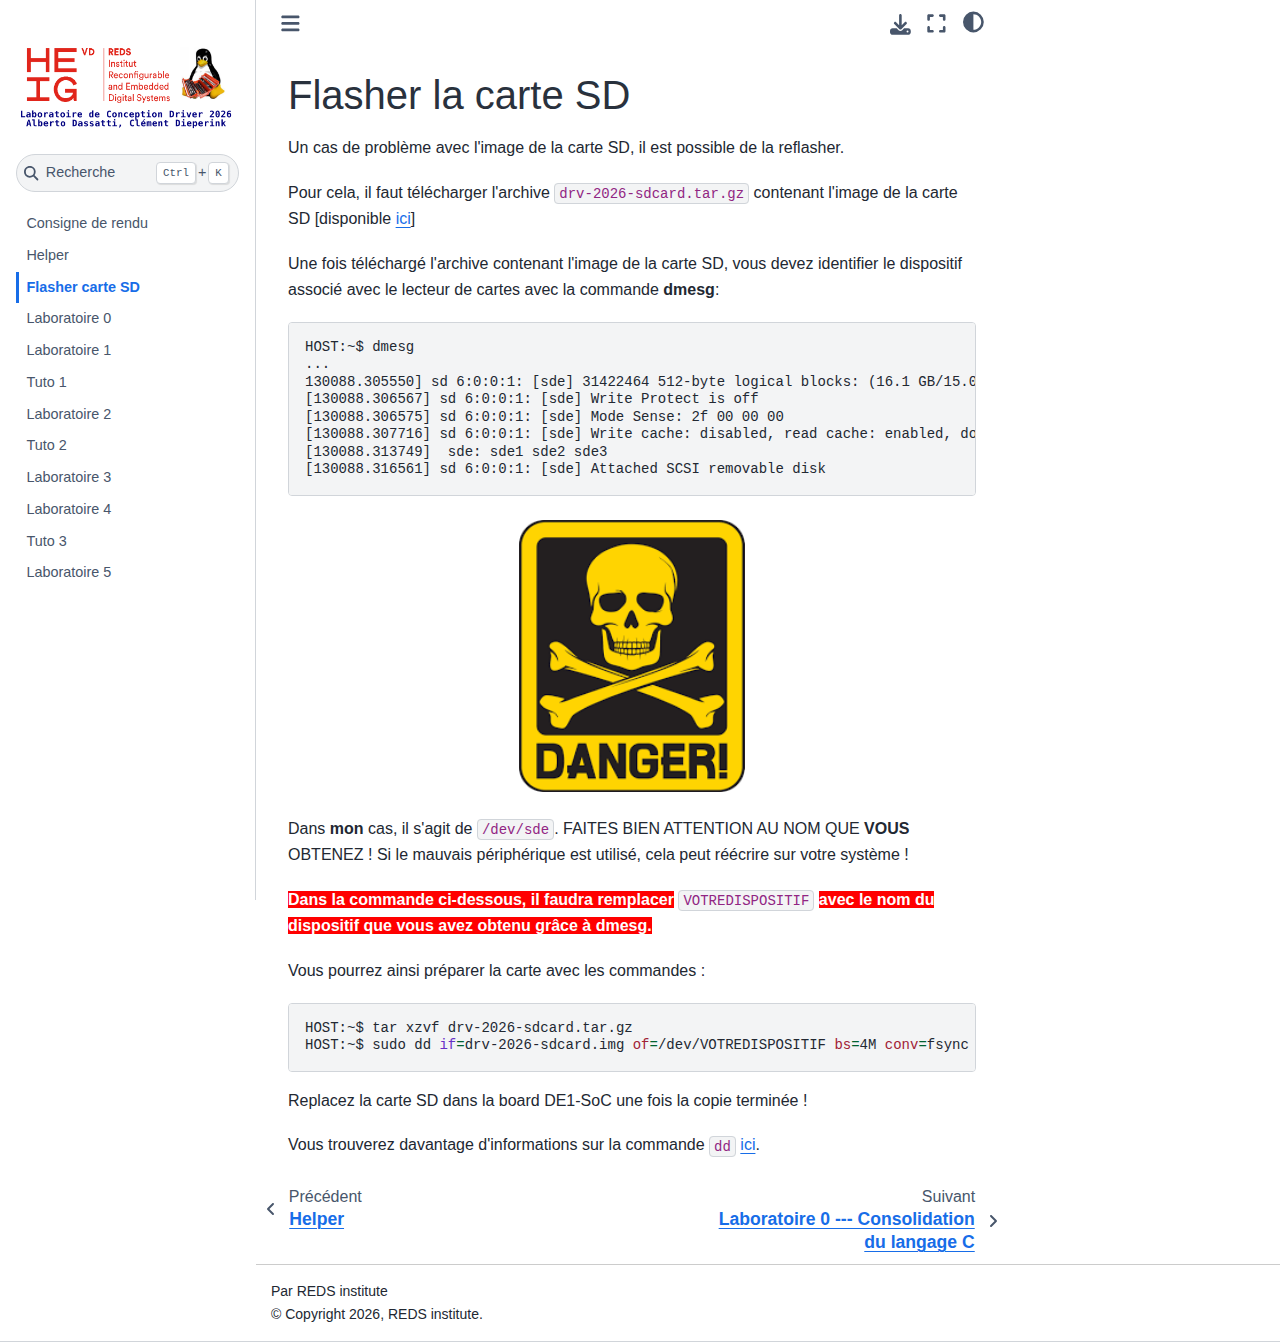
<file: docs/helper/flash_sd.html>
<!DOCTYPE html>


<html lang="fr" data-content_root="../" >

  <head>
    <meta charset="utf-8" />
    <meta name="viewport" content="width=device-width, initial-scale=1.0" /><meta name="viewport" content="width=device-width, initial-scale=1" />

    <title>Flasher la carte SD &#8212; Documentation DRV 2026 </title>
  
  
  
  <script data-cfasync="false">
    document.documentElement.dataset.mode = localStorage.getItem("mode") || "";
    document.documentElement.dataset.theme = localStorage.getItem("theme") || "";
  </script>
  
  <!-- Loaded before other Sphinx assets -->
  <link href="../_static/styles/theme.css?digest=dfe6caa3a7d634c4db9b" rel="stylesheet" />
<link href="../_static/styles/bootstrap.css?digest=dfe6caa3a7d634c4db9b" rel="stylesheet" />
<link href="../_static/styles/pydata-sphinx-theme.css?digest=dfe6caa3a7d634c4db9b" rel="stylesheet" />

  
  <link href="../_static/vendor/fontawesome/6.5.2/css/all.min.css?digest=dfe6caa3a7d634c4db9b" rel="stylesheet" />
  <link rel="preload" as="font" type="font/woff2" crossorigin href="../_static/vendor/fontawesome/6.5.2/webfonts/fa-solid-900.woff2" />
<link rel="preload" as="font" type="font/woff2" crossorigin href="../_static/vendor/fontawesome/6.5.2/webfonts/fa-brands-400.woff2" />
<link rel="preload" as="font" type="font/woff2" crossorigin href="../_static/vendor/fontawesome/6.5.2/webfonts/fa-regular-400.woff2" />

    <link rel="stylesheet" type="text/css" href="../_static/pygments.css?v=03e43079" />
    <link rel="stylesheet" type="text/css" href="../_static/styles/sphinx-book-theme.css?v=eba8b062" />
    <link rel="stylesheet" type="text/css" href="../_static/color.css?v=8770e769" />
  
  <!-- Pre-loaded scripts that we'll load fully later -->
  <link rel="preload" as="script" href="../_static/scripts/bootstrap.js?digest=dfe6caa3a7d634c4db9b" />
<link rel="preload" as="script" href="../_static/scripts/pydata-sphinx-theme.js?digest=dfe6caa3a7d634c4db9b" />
  <script src="../_static/vendor/fontawesome/6.5.2/js/all.min.js?digest=dfe6caa3a7d634c4db9b"></script>

    <script src="../_static/documentation_options.js?v=72dce1d2"></script>
    <script src="../_static/doctools.js?v=9bcbadda"></script>
    <script src="../_static/sphinx_highlight.js?v=dc90522c"></script>
    <script src="../_static/scripts/sphinx-book-theme.js?v=887ef09a"></script>
    <script src="../_static/translations.js?v=e6b791cb"></script>
    <script>DOCUMENTATION_OPTIONS.pagename = 'helper/flash_sd';</script>
    <link rel="index" title="Index" href="../genindex.html" />
    <link rel="search" title="Recherche" href="../search.html" />
    <link rel="next" title="Laboratoire 0 --- Consolidation du langage C" href="../lab_00/lab_00.html" />
    <link rel="prev" title="Helper" href="helper.html" />
  <meta name="viewport" content="width=device-width, initial-scale=1"/>
  <meta name="docsearch:language" content="fr"/>
  </head>
  
  
  <body data-bs-spy="scroll" data-bs-target=".bd-toc-nav" data-offset="180" data-bs-root-margin="0px 0px -60%" data-default-mode="">

  
  
  <div id="pst-skip-link" class="skip-link d-print-none"><a href="#main-content">Passer au contenu principal</a></div>
  
  <div id="pst-scroll-pixel-helper"></div>
  
  <button type="button" class="btn rounded-pill" id="pst-back-to-top">
    <i class="fa-solid fa-arrow-up"></i>Haut de page</button>

  
  <input type="checkbox"
          class="sidebar-toggle"
          id="pst-primary-sidebar-checkbox"/>
  <label class="overlay overlay-primary" for="pst-primary-sidebar-checkbox"></label>
  
  <input type="checkbox"
          class="sidebar-toggle"
          id="pst-secondary-sidebar-checkbox"/>
  <label class="overlay overlay-secondary" for="pst-secondary-sidebar-checkbox"></label>
  
  <div class="search-button__wrapper">
    <div class="search-button__overlay"></div>
    <div class="search-button__search-container">
<form class="bd-search d-flex align-items-center"
      action="../search.html"
      method="get">
  <i class="fa-solid fa-magnifying-glass"></i>
  <input type="search"
         class="form-control"
         name="q"
         id="search-input"
         placeholder="Search..."
         aria-label="Search..."
         autocomplete="off"
         autocorrect="off"
         autocapitalize="off"
         spellcheck="false"/>
  <span class="search-button__kbd-shortcut"><kbd class="kbd-shortcut__modifier">Ctrl</kbd>+<kbd>K</kbd></span>
</form></div>
  </div>

  <div class="pst-async-banner-revealer d-none">
  <aside id="bd-header-version-warning" class="d-none d-print-none" aria-label="Version warning"></aside>
</div>

  
    <header class="bd-header navbar navbar-expand-lg bd-navbar d-print-none">
    </header>
  

  <div class="bd-container">
    <div class="bd-container__inner bd-page-width">
      
      
      
      <div class="bd-sidebar-primary bd-sidebar">
        

  
  <div class="sidebar-header-items sidebar-primary__section">
    
    
    
    
  </div>
  
    <div class="sidebar-primary-items__start sidebar-primary__section">
        <div class="sidebar-primary-item">

  
    
  

<a class="navbar-brand logo" href="../index.html">
  
  
  
  
  
    
    
      
    
    
    <img src="../_static/logo_drv.png" class="logo__image only-light" alt="Documentation DRV 2026  - Home"/>
    <script>document.write(`<img src="../_static/logo_drv.png" class="logo__image only-dark" alt="Documentation DRV 2026  - Home"/>`);</script>
  
  
</a></div>
        <div class="sidebar-primary-item">

 <script>
 document.write(`
   <button class="btn search-button-field search-button__button" title="Recherche" aria-label="Recherche" data-bs-placement="bottom" data-bs-toggle="tooltip">
    <i class="fa-solid fa-magnifying-glass"></i>
    <span class="search-button__default-text">Recherche</span>
    <span class="search-button__kbd-shortcut"><kbd class="kbd-shortcut__modifier">Ctrl</kbd>+<kbd class="kbd-shortcut__modifier">K</kbd></span>
   </button>
 `);
 </script></div>
        <div class="sidebar-primary-item"><nav class="bd-links bd-docs-nav" aria-label="Main">
    <div class="bd-toc-item navbar-nav active">
        <ul class="current nav bd-sidenav">
<li class="toctree-l1"><a class="reference internal" href="eval_criterion.html">Consigne de rendu</a></li>
<li class="toctree-l1"><a class="reference internal" href="helper.html">Helper</a></li>
<li class="toctree-l1 current active"><a class="current reference internal" href="#">Flasher carte SD</a></li>
<li class="toctree-l1"><a class="reference internal" href="../lab_00/lab_00.html">Laboratoire 0</a></li>
<li class="toctree-l1"><a class="reference internal" href="../lab_01/lab_01.html">Laboratoire 1</a></li>
<li class="toctree-l1"><a class="reference internal" href="../tuto_01/tuto_01.html">Tuto 1</a></li>
<li class="toctree-l1"><a class="reference internal" href="../lab_02/lab_02.html">Laboratoire 2</a></li>
<li class="toctree-l1"><a class="reference internal" href="../tuto_02/tuto_02.html">Tuto 2</a></li>
<li class="toctree-l1"><a class="reference internal" href="../lab_03/lab_03.html">Laboratoire 3</a></li>
<li class="toctree-l1"><a class="reference internal" href="../lab_04/lab_04.html">Laboratoire 4</a></li>
<li class="toctree-l1"><a class="reference internal" href="../tuto_03/tuto_03.html">Tuto 3</a></li>
<li class="toctree-l1"><a class="reference internal" href="../lab_05/lab_05.html">Laboratoire 5</a></li>
</ul>

    </div>
</nav></div>
    </div>
  
  
  <div class="sidebar-primary-items__end sidebar-primary__section">
  </div>
  
  <div id="rtd-footer-container"></div>


      </div>
      
      <main id="main-content" class="bd-main" role="main">
        
        

<div class="sbt-scroll-pixel-helper"></div>

          <div class="bd-content">
            <div class="bd-article-container">
              
              <div class="bd-header-article d-print-none">
<div class="header-article-items header-article__inner">
  
    <div class="header-article-items__start">
      
        <div class="header-article-item"><button class="sidebar-toggle primary-toggle btn btn-sm" title="Toggle primary sidebar" data-bs-placement="bottom" data-bs-toggle="tooltip">
  <span class="fa-solid fa-bars"></span>
</button></div>
      
    </div>
  
  
    <div class="header-article-items__end">
      
        <div class="header-article-item">

<div class="article-header-buttons">





<div class="dropdown dropdown-download-buttons">
  <button class="btn dropdown-toggle" type="button" data-bs-toggle="dropdown" aria-expanded="false" aria-label="Téléchargez cette page">
    <i class="fas fa-download"></i>
  </button>
  <ul class="dropdown-menu">
      
      
      
      <li><a href="../_sources/helper/flash_sd.rst" target="_blank"
   class="btn btn-sm btn-download-source-button dropdown-item"
   title="Télécharger le fichier source"
   data-bs-placement="left" data-bs-toggle="tooltip"
>
  

<span class="btn__icon-container">
  <i class="fas fa-file"></i>
  </span>
<span class="btn__text-container">.rst</span>
</a>
</li>
      
      
      
      
      <li>
<button onclick="window.print()"
  class="btn btn-sm btn-download-pdf-button dropdown-item"
  title="Imprimer au format PDF"
  data-bs-placement="left" data-bs-toggle="tooltip"
>
  

<span class="btn__icon-container">
  <i class="fas fa-file-pdf"></i>
  </span>
<span class="btn__text-container">.pdf</span>
</button>
</li>
      
  </ul>
</div>




<button onclick="toggleFullScreen()"
  class="btn btn-sm btn-fullscreen-button"
  title="Mode plein écran"
  data-bs-placement="bottom" data-bs-toggle="tooltip"
>
  

<span class="btn__icon-container">
  <i class="fas fa-expand"></i>
  </span>

</button>



<script>
document.write(`
  <button class="btn btn-sm nav-link pst-navbar-icon theme-switch-button" title="clair/sombre" aria-label="clair/sombre" data-bs-placement="bottom" data-bs-toggle="tooltip">
    <i class="theme-switch fa-solid fa-sun fa-lg" data-mode="light"></i>
    <i class="theme-switch fa-solid fa-moon fa-lg" data-mode="dark"></i>
    <i class="theme-switch fa-solid fa-circle-half-stroke fa-lg" data-mode="auto"></i>
  </button>
`);
</script>


<script>
document.write(`
  <button class="btn btn-sm pst-navbar-icon search-button search-button__button" title="Recherche" aria-label="Recherche" data-bs-placement="bottom" data-bs-toggle="tooltip">
    <i class="fa-solid fa-magnifying-glass fa-lg"></i>
  </button>
`);
</script>

</div></div>
      
    </div>
  
</div>
</div>
              
              

<div id="jb-print-docs-body" class="onlyprint">
    <h1>Flasher la carte SD</h1>
    <!-- Table of contents -->
    <div id="print-main-content">
        <div id="jb-print-toc">
            
        </div>
    </div>
</div>

              
                
<div id="searchbox"></div>
                <article class="bd-article">
                  
  <section id="flasher-la-carte-sd">
<span id="flash-sd"></span><h1>Flasher la carte SD<a class="headerlink" href="#flasher-la-carte-sd" title="Lien vers cette rubrique">#</a></h1>
<p>Un cas de problème avec l'image de la carte SD, il est possible de la reflasher.</p>
<p>Pour cela, il faut télécharger l'archive <code class="file docutils literal notranslate"><span class="pre">drv-2026-sdcard.tar.gz</span></code> contenant l'image de la carte SD [disponible <a class="reference external" href="http://reds-data.heig-vd.ch/cours/2026_drv/drv-2026-sdcard.tar.gz">ici</a>]</p>
<p>Une fois téléchargé l'archive contenant l'image de la carte SD, vous devez identifier le dispositif associé avec le lecteur de cartes avec la commande <strong>dmesg</strong>:</p>
<div class="highlight-console notranslate"><div class="highlight"><pre><span></span><span class="gp">HOST:~$ </span>dmesg
<span class="go">...</span>
<span class="go">130088.305550] sd 6:0:0:1: [sde] 31422464 512-byte logical blocks: (16.1 GB/15.0 GiB)</span>
<span class="go">[130088.306567] sd 6:0:0:1: [sde] Write Protect is off</span>
<span class="go">[130088.306575] sd 6:0:0:1: [sde] Mode Sense: 2f 00 00 00</span>
<span class="go">[130088.307716] sd 6:0:0:1: [sde] Write cache: disabled, read cache: enabled, doesn&#39;t support DPO or FUA</span>
<span class="go">[130088.313749]  sde: sde1 sde2 sde3</span>
<span class="go">[130088.316561] sd 6:0:0:1: [sde] Attached SCSI removable disk</span>
</pre></div>
</div>
<figure class="align-center">
<a class="reference internal image-reference" href="../_images/skull.png"><img alt="../_images/skull.png" src="../_images/skull.png" style="width: 6cm;" />
</a>
</figure>
<p>Dans <strong>mon</strong> cas, il s'agit de <code class="file docutils literal notranslate"><span class="pre">/dev/sde</span></code>. FAITES BIEN ATTENTION AU NOM QUE
<strong>VOUS</strong> OBTENEZ ! Si le mauvais périphérique est utilisé, cela peut réécrire sur
votre système !</p>
<p><span class="boldred">Dans la commande ci-dessous, il faudra remplacer</span>
<code class="file docutils literal notranslate"><span class="pre">VOTREDISPOSITIF</span></code>
<span class="boldred">avec le nom du dispositif que vous avez obtenu grâce à dmesg.</span></p>
<p>Vous pourrez ainsi préparer la carte avec les commandes :</p>
<div class="highlight-console notranslate"><div class="highlight"><pre><span></span><span class="gp">HOST:~$ </span>tar<span class="w"> </span>xzvf<span class="w"> </span>drv-2026-sdcard.tar.gz
<span class="gp">HOST:~$ </span>sudo<span class="w"> </span>dd<span class="w"> </span><span class="k">if</span><span class="o">=</span>drv-2026-sdcard.img<span class="w"> </span><span class="nv">of</span><span class="o">=</span>/dev/VOTREDISPOSITIF<span class="w"> </span><span class="nv">bs</span><span class="o">=</span>4M<span class="w"> </span><span class="nv">conv</span><span class="o">=</span>fsync<span class="w"> </span><span class="nv">status</span><span class="o">=</span>progress
</pre></div>
</div>
<p>Replacez la carte SD dans la board DE1-SoC une fois la copie terminée !</p>
<p>Vous trouverez davantage d'informations sur la commande <code class="code docutils literal notranslate"><span class="pre">dd</span></code> <a class="reference external" href="https://en.wikipedia.org/wiki/Dd_(Unix)">ici</a>.</p>
</section>


                </article>
              

              
              
              
              
                <footer class="prev-next-footer d-print-none">
                  
<div class="prev-next-area">
    <a class="left-prev"
       href="helper.html"
       title="page précédente">
      <i class="fa-solid fa-angle-left"></i>
      <div class="prev-next-info">
        <p class="prev-next-subtitle">précédent</p>
        <p class="prev-next-title">Helper</p>
      </div>
    </a>
    <a class="right-next"
       href="../lab_00/lab_00.html"
       title="page suivante">
      <div class="prev-next-info">
        <p class="prev-next-subtitle">suivant</p>
        <p class="prev-next-title">Laboratoire 0 --- Consolidation du langage C</p>
      </div>
      <i class="fa-solid fa-angle-right"></i>
    </a>
</div>
                </footer>
              
            </div>
            
            
              
            
          </div>
          <footer class="bd-footer-content">
            
<div class="bd-footer-content__inner container">
  
  <div class="footer-item">
    
<p class="component-author">
Par REDS institute
</p>

  </div>
  
  <div class="footer-item">
    

  <p class="copyright">
    
      © Copyright 2026, REDS institute.
      <br/>
    
  </p>

  </div>
  
  <div class="footer-item">
    
  </div>
  
  <div class="footer-item">
    
  </div>
  
</div>
          </footer>
        

      </main>
    </div>
  </div>
  
  <!-- Scripts loaded after <body> so the DOM is not blocked -->
  <script src="../_static/scripts/bootstrap.js?digest=dfe6caa3a7d634c4db9b"></script>
<script src="../_static/scripts/pydata-sphinx-theme.js?digest=dfe6caa3a7d634c4db9b"></script>

  <footer class="bd-footer">
  </footer>
  </body>
</html>
</file>
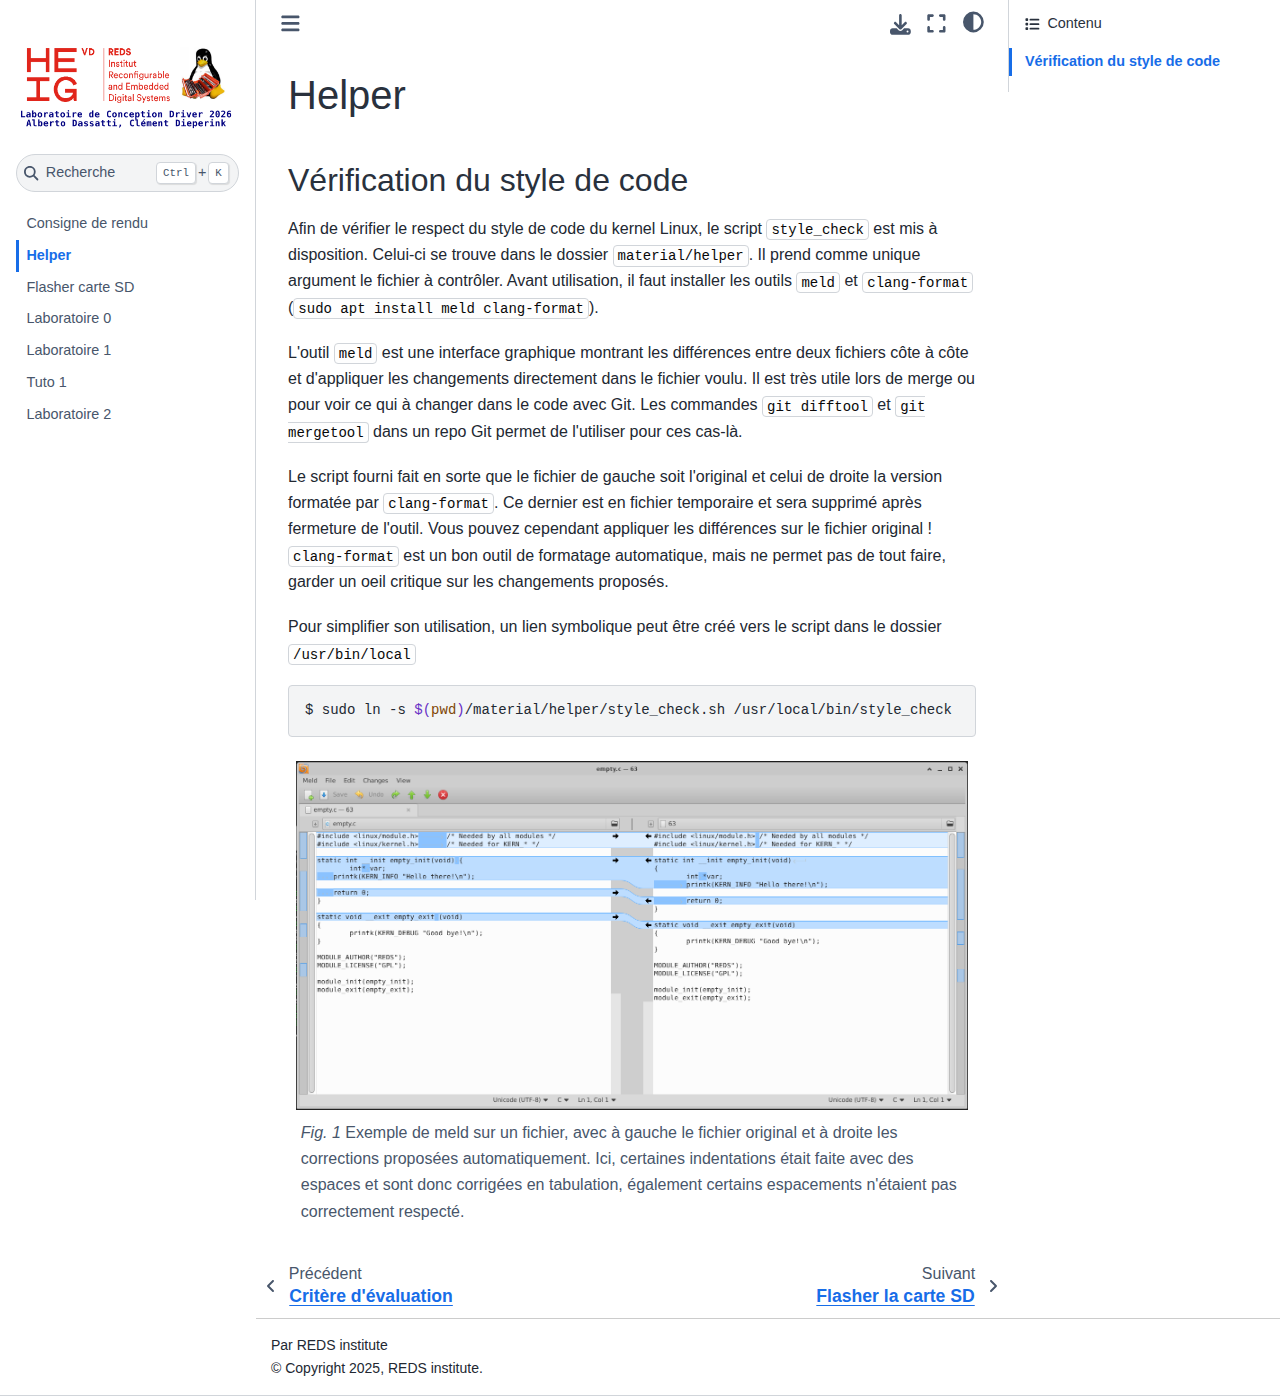
<file: docs/helper/helper.html>
<!DOCTYPE html>


<html lang="fr" data-content_root="../" >

  <head>
    <meta charset="utf-8" />
    <meta name="viewport" content="width=device-width, initial-scale=1.0" /><meta name="viewport" content="width=device-width, initial-scale=1" />

    <title>Helper &#8212; Documentation DRV 2025 </title>
  
  
  
  <script data-cfasync="false">
    document.documentElement.dataset.mode = localStorage.getItem("mode") || "";
    document.documentElement.dataset.theme = localStorage.getItem("theme") || "";
  </script>
  
  <!-- Loaded before other Sphinx assets -->
  <link href="../_static/styles/theme.css?digest=dfe6caa3a7d634c4db9b" rel="stylesheet" />
<link href="../_static/styles/bootstrap.css?digest=dfe6caa3a7d634c4db9b" rel="stylesheet" />
<link href="../_static/styles/pydata-sphinx-theme.css?digest=dfe6caa3a7d634c4db9b" rel="stylesheet" />

  
  <link href="../_static/vendor/fontawesome/6.5.2/css/all.min.css?digest=dfe6caa3a7d634c4db9b" rel="stylesheet" />
  <link rel="preload" as="font" type="font/woff2" crossorigin href="../_static/vendor/fontawesome/6.5.2/webfonts/fa-solid-900.woff2" />
<link rel="preload" as="font" type="font/woff2" crossorigin href="../_static/vendor/fontawesome/6.5.2/webfonts/fa-brands-400.woff2" />
<link rel="preload" as="font" type="font/woff2" crossorigin href="../_static/vendor/fontawesome/6.5.2/webfonts/fa-regular-400.woff2" />

    <link rel="stylesheet" type="text/css" href="../_static/pygments.css?v=03e43079" />
    <link rel="stylesheet" type="text/css" href="../_static/styles/sphinx-book-theme.css?v=eba8b062" />
    <link rel="stylesheet" type="text/css" href="../_static/color.css?v=8770e769" />
  
  <!-- Pre-loaded scripts that we'll load fully later -->
  <link rel="preload" as="script" href="../_static/scripts/bootstrap.js?digest=dfe6caa3a7d634c4db9b" />
<link rel="preload" as="script" href="../_static/scripts/pydata-sphinx-theme.js?digest=dfe6caa3a7d634c4db9b" />
  <script src="../_static/vendor/fontawesome/6.5.2/js/all.min.js?digest=dfe6caa3a7d634c4db9b"></script>

    <script src="../_static/documentation_options.js?v=72dce1d2"></script>
    <script src="../_static/doctools.js?v=9bcbadda"></script>
    <script src="../_static/sphinx_highlight.js?v=dc90522c"></script>
    <script src="../_static/scripts/sphinx-book-theme.js?v=887ef09a"></script>
    <script src="../_static/translations.js?v=e6b791cb"></script>
    <script>DOCUMENTATION_OPTIONS.pagename = 'helper/helper';</script>
    <link rel="index" title="Index" href="../genindex.html" />
    <link rel="search" title="Recherche" href="../search.html" />
    <link rel="next" title="Flasher la carte SD" href="flash_sd.html" />
    <link rel="prev" title="Critère d&#39;évaluation" href="eval_criterion.html" />
  <meta name="viewport" content="width=device-width, initial-scale=1"/>
  <meta name="docsearch:language" content="fr"/>
  </head>
  
  
  <body data-bs-spy="scroll" data-bs-target=".bd-toc-nav" data-offset="180" data-bs-root-margin="0px 0px -60%" data-default-mode="">

  
  
  <div id="pst-skip-link" class="skip-link d-print-none"><a href="#main-content">Passer au contenu principal</a></div>
  
  <div id="pst-scroll-pixel-helper"></div>
  
  <button type="button" class="btn rounded-pill" id="pst-back-to-top">
    <i class="fa-solid fa-arrow-up"></i>Haut de page</button>

  
  <input type="checkbox"
          class="sidebar-toggle"
          id="pst-primary-sidebar-checkbox"/>
  <label class="overlay overlay-primary" for="pst-primary-sidebar-checkbox"></label>
  
  <input type="checkbox"
          class="sidebar-toggle"
          id="pst-secondary-sidebar-checkbox"/>
  <label class="overlay overlay-secondary" for="pst-secondary-sidebar-checkbox"></label>
  
  <div class="search-button__wrapper">
    <div class="search-button__overlay"></div>
    <div class="search-button__search-container">
<form class="bd-search d-flex align-items-center"
      action="../search.html"
      method="get">
  <i class="fa-solid fa-magnifying-glass"></i>
  <input type="search"
         class="form-control"
         name="q"
         id="search-input"
         placeholder="Search..."
         aria-label="Search..."
         autocomplete="off"
         autocorrect="off"
         autocapitalize="off"
         spellcheck="false"/>
  <span class="search-button__kbd-shortcut"><kbd class="kbd-shortcut__modifier">Ctrl</kbd>+<kbd>K</kbd></span>
</form></div>
  </div>

  <div class="pst-async-banner-revealer d-none">
  <aside id="bd-header-version-warning" class="d-none d-print-none" aria-label="Version warning"></aside>
</div>

  
    <header class="bd-header navbar navbar-expand-lg bd-navbar d-print-none">
    </header>
  

  <div class="bd-container">
    <div class="bd-container__inner bd-page-width">
      
      
      
      <div class="bd-sidebar-primary bd-sidebar">
        

  
  <div class="sidebar-header-items sidebar-primary__section">
    
    
    
    
  </div>
  
    <div class="sidebar-primary-items__start sidebar-primary__section">
        <div class="sidebar-primary-item">

  
    
  

<a class="navbar-brand logo" href="../index.html">
  
  
  
  
  
    
    
      
    
    
    <img src="../_static/logo_drv.png" class="logo__image only-light" alt="Documentation DRV 2025  - Home"/>
    <script>document.write(`<img src="../_static/logo_drv.png" class="logo__image only-dark" alt="Documentation DRV 2025  - Home"/>`);</script>
  
  
</a></div>
        <div class="sidebar-primary-item">

 <script>
 document.write(`
   <button class="btn search-button-field search-button__button" title="Recherche" aria-label="Recherche" data-bs-placement="bottom" data-bs-toggle="tooltip">
    <i class="fa-solid fa-magnifying-glass"></i>
    <span class="search-button__default-text">Recherche</span>
    <span class="search-button__kbd-shortcut"><kbd class="kbd-shortcut__modifier">Ctrl</kbd>+<kbd class="kbd-shortcut__modifier">K</kbd></span>
   </button>
 `);
 </script></div>
        <div class="sidebar-primary-item"><nav class="bd-links bd-docs-nav" aria-label="Main">
    <div class="bd-toc-item navbar-nav active">
        <ul class="current nav bd-sidenav">
<li class="toctree-l1"><a class="reference internal" href="eval_criterion.html">Consigne de rendu</a></li>
<li class="toctree-l1 current active"><a class="current reference internal" href="#">Helper</a></li>
<li class="toctree-l1"><a class="reference internal" href="flash_sd.html">Flasher carte SD</a></li>
<li class="toctree-l1"><a class="reference internal" href="../lab_00/lab_00.html">Laboratoire 0</a></li>
<li class="toctree-l1"><a class="reference internal" href="../lab_01/lab_01.html">Laboratoire 1</a></li>
<li class="toctree-l1"><a class="reference internal" href="../tuto_01/tuto_01.html">Tuto 1</a></li>
<li class="toctree-l1"><a class="reference internal" href="../lab_02/lab_02.html">Laboratoire 2</a></li>
</ul>

    </div>
</nav></div>
    </div>
  
  
  <div class="sidebar-primary-items__end sidebar-primary__section">
  </div>
  
  <div id="rtd-footer-container"></div>


      </div>
      
      <main id="main-content" class="bd-main" role="main">
        
        

<div class="sbt-scroll-pixel-helper"></div>

          <div class="bd-content">
            <div class="bd-article-container">
              
              <div class="bd-header-article d-print-none">
<div class="header-article-items header-article__inner">
  
    <div class="header-article-items__start">
      
        <div class="header-article-item"><button class="sidebar-toggle primary-toggle btn btn-sm" title="Toggle primary sidebar" data-bs-placement="bottom" data-bs-toggle="tooltip">
  <span class="fa-solid fa-bars"></span>
</button></div>
      
    </div>
  
  
    <div class="header-article-items__end">
      
        <div class="header-article-item">

<div class="article-header-buttons">





<div class="dropdown dropdown-download-buttons">
  <button class="btn dropdown-toggle" type="button" data-bs-toggle="dropdown" aria-expanded="false" aria-label="Téléchargez cette page">
    <i class="fas fa-download"></i>
  </button>
  <ul class="dropdown-menu">
      
      
      
      <li><a href="../_sources/helper/helper.rst" target="_blank"
   class="btn btn-sm btn-download-source-button dropdown-item"
   title="Télécharger le fichier source"
   data-bs-placement="left" data-bs-toggle="tooltip"
>
  

<span class="btn__icon-container">
  <i class="fas fa-file"></i>
  </span>
<span class="btn__text-container">.rst</span>
</a>
</li>
      
      
      
      
      <li>
<button onclick="window.print()"
  class="btn btn-sm btn-download-pdf-button dropdown-item"
  title="Imprimer au format PDF"
  data-bs-placement="left" data-bs-toggle="tooltip"
>
  

<span class="btn__icon-container">
  <i class="fas fa-file-pdf"></i>
  </span>
<span class="btn__text-container">.pdf</span>
</button>
</li>
      
  </ul>
</div>




<button onclick="toggleFullScreen()"
  class="btn btn-sm btn-fullscreen-button"
  title="Mode plein écran"
  data-bs-placement="bottom" data-bs-toggle="tooltip"
>
  

<span class="btn__icon-container">
  <i class="fas fa-expand"></i>
  </span>

</button>



<script>
document.write(`
  <button class="btn btn-sm nav-link pst-navbar-icon theme-switch-button" title="clair/sombre" aria-label="clair/sombre" data-bs-placement="bottom" data-bs-toggle="tooltip">
    <i class="theme-switch fa-solid fa-sun fa-lg" data-mode="light"></i>
    <i class="theme-switch fa-solid fa-moon fa-lg" data-mode="dark"></i>
    <i class="theme-switch fa-solid fa-circle-half-stroke fa-lg" data-mode="auto"></i>
  </button>
`);
</script>


<script>
document.write(`
  <button class="btn btn-sm pst-navbar-icon search-button search-button__button" title="Recherche" aria-label="Recherche" data-bs-placement="bottom" data-bs-toggle="tooltip">
    <i class="fa-solid fa-magnifying-glass fa-lg"></i>
  </button>
`);
</script>
<button class="sidebar-toggle secondary-toggle btn btn-sm" title="Toggle secondary sidebar" data-bs-placement="bottom" data-bs-toggle="tooltip">
    <span class="fa-solid fa-list"></span>
</button>
</div></div>
      
    </div>
  
</div>
</div>
              
              

<div id="jb-print-docs-body" class="onlyprint">
    <h1>Helper</h1>
    <!-- Table of contents -->
    <div id="print-main-content">
        <div id="jb-print-toc">
            
            <div>
                <h2> Contenu </h2>
            </div>
            <nav aria-label="Page">
                <ul class="visible nav section-nav flex-column">
<li class="toc-h2 nav-item toc-entry"><a class="reference internal nav-link" href="#verification-du-style-de-code">Vérification du style de code</a></li>
</ul>
            </nav>
        </div>
    </div>
</div>

              
                
<div id="searchbox"></div>
                <article class="bd-article">
                  
  <section id="helper">
<span id="id1"></span><h1>Helper<a class="headerlink" href="#helper" title="Lien vers cette rubrique">#</a></h1>
<section id="verification-du-style-de-code">
<h2>Vérification du style de code<a class="headerlink" href="#verification-du-style-de-code" title="Lien vers cette rubrique">#</a></h2>
<p>Afin de vérifier le respect du style de code du kernel Linux, le script <code class="code highlight bash docutils literal highlight-bash">style_check</code> est mis à disposition.
Celui-ci se trouve dans le dossier <code class="code highlight bash docutils literal highlight-bash">material/helper</code>. Il prend comme unique argument le fichier à contrôler.
Avant utilisation, il faut installer les outils <code class="code highlight bash docutils literal highlight-bash">meld</code> et <code class="code highlight bash docutils literal highlight-bash">clang-format</code> (<code class="code highlight bash docutils literal highlight-bash">sudo<span class="w"> </span>apt<span class="w"> </span>install<span class="w"> </span>meld<span class="w"> </span>clang-format</code>).</p>
<p>L'outil <code class="code highlight bash docutils literal highlight-bash">meld</code> est une interface graphique montrant les différences entre deux fichiers côte à côte et d'appliquer les changements directement dans le fichier voulu.
Il est très utile lors de merge ou pour voir ce qui à changer dans le code avec Git.
Les commandes <code class="code highlight bash docutils literal highlight-bash">git<span class="w"> </span>difftool</code> et <code class="code highlight bash docutils literal highlight-bash">git<span class="w"> </span>mergetool</code> dans un repo Git permet de l'utiliser pour ces cas-là.</p>
<p>Le script fourni fait en sorte que le fichier de gauche soit l'original et celui de droite la version formatée par <code class="code highlight bash docutils literal highlight-bash">clang-format</code>.
Ce dernier est en fichier temporaire et sera supprimé après fermeture de l'outil. Vous pouvez cependant appliquer les différences sur le fichier original !
<code class="code highlight bash docutils literal highlight-bash">clang-format</code> est un bon outil de formatage automatique, mais ne permet pas de tout faire, garder un oeil critique sur les changements proposés.</p>
<p>Pour simplifier son utilisation, un lien symbolique peut être créé vers le script dans le dossier <code class="code highlight bash docutils literal highlight-bash">/usr/bin/local</code></p>
<div class="highlight-console notranslate"><div class="highlight"><pre><span></span><span class="gp">$ </span>sudo<span class="w"> </span>ln<span class="w"> </span>-s<span class="w"> </span><span class="k">$(</span><span class="nb">pwd</span><span class="k">)</span>/material/helper/style_check.sh<span class="w"> </span>/usr/local/bin/style_check
</pre></div>
</div>
<figure class="align-center" id="id2">
<img alt="../_images/meld.png" src="../_images/meld.png" />
<figcaption>
<p><span class="caption-number">Fig. 1 </span><span class="caption-text">Exemple de meld sur un fichier, avec à gauche le fichier original et à droite les corrections proposées automatiquement.
Ici, certaines indentations était faite avec des espaces et sont donc corrigées en tabulation, également certains espacements
n'étaient pas correctement respecté.</span><a class="headerlink" href="#id2" title="Lien vers cette image">#</a></p>
</figcaption>
</figure>
</section>
</section>


                </article>
              

              
              
              
              
                <footer class="prev-next-footer d-print-none">
                  
<div class="prev-next-area">
    <a class="left-prev"
       href="eval_criterion.html"
       title="page précédente">
      <i class="fa-solid fa-angle-left"></i>
      <div class="prev-next-info">
        <p class="prev-next-subtitle">précédent</p>
        <p class="prev-next-title">Critère d'évaluation</p>
      </div>
    </a>
    <a class="right-next"
       href="flash_sd.html"
       title="page suivante">
      <div class="prev-next-info">
        <p class="prev-next-subtitle">suivant</p>
        <p class="prev-next-title">Flasher la carte SD</p>
      </div>
      <i class="fa-solid fa-angle-right"></i>
    </a>
</div>
                </footer>
              
            </div>
            
            
              
                <div class="bd-sidebar-secondary bd-toc"><div class="sidebar-secondary-items sidebar-secondary__inner">


  <div class="sidebar-secondary-item">
  <div class="page-toc tocsection onthispage">
    <i class="fa-solid fa-list"></i> Contenu
  </div>
  <nav class="bd-toc-nav page-toc">
    <ul class="visible nav section-nav flex-column">
<li class="toc-h2 nav-item toc-entry"><a class="reference internal nav-link" href="#verification-du-style-de-code">Vérification du style de code</a></li>
</ul>
  </nav></div>

</div></div>
              
            
          </div>
          <footer class="bd-footer-content">
            
<div class="bd-footer-content__inner container">
  
  <div class="footer-item">
    
<p class="component-author">
Par REDS institute
</p>

  </div>
  
  <div class="footer-item">
    

  <p class="copyright">
    
      © Copyright 2025, REDS institute.
      <br/>
    
  </p>

  </div>
  
  <div class="footer-item">
    
  </div>
  
  <div class="footer-item">
    
  </div>
  
</div>
          </footer>
        

      </main>
    </div>
  </div>
  
  <!-- Scripts loaded after <body> so the DOM is not blocked -->
  <script src="../_static/scripts/bootstrap.js?digest=dfe6caa3a7d634c4db9b"></script>
<script src="../_static/scripts/pydata-sphinx-theme.js?digest=dfe6caa3a7d634c4db9b"></script>

  <footer class="bd-footer">
  </footer>
  </body>
</html>
</file>
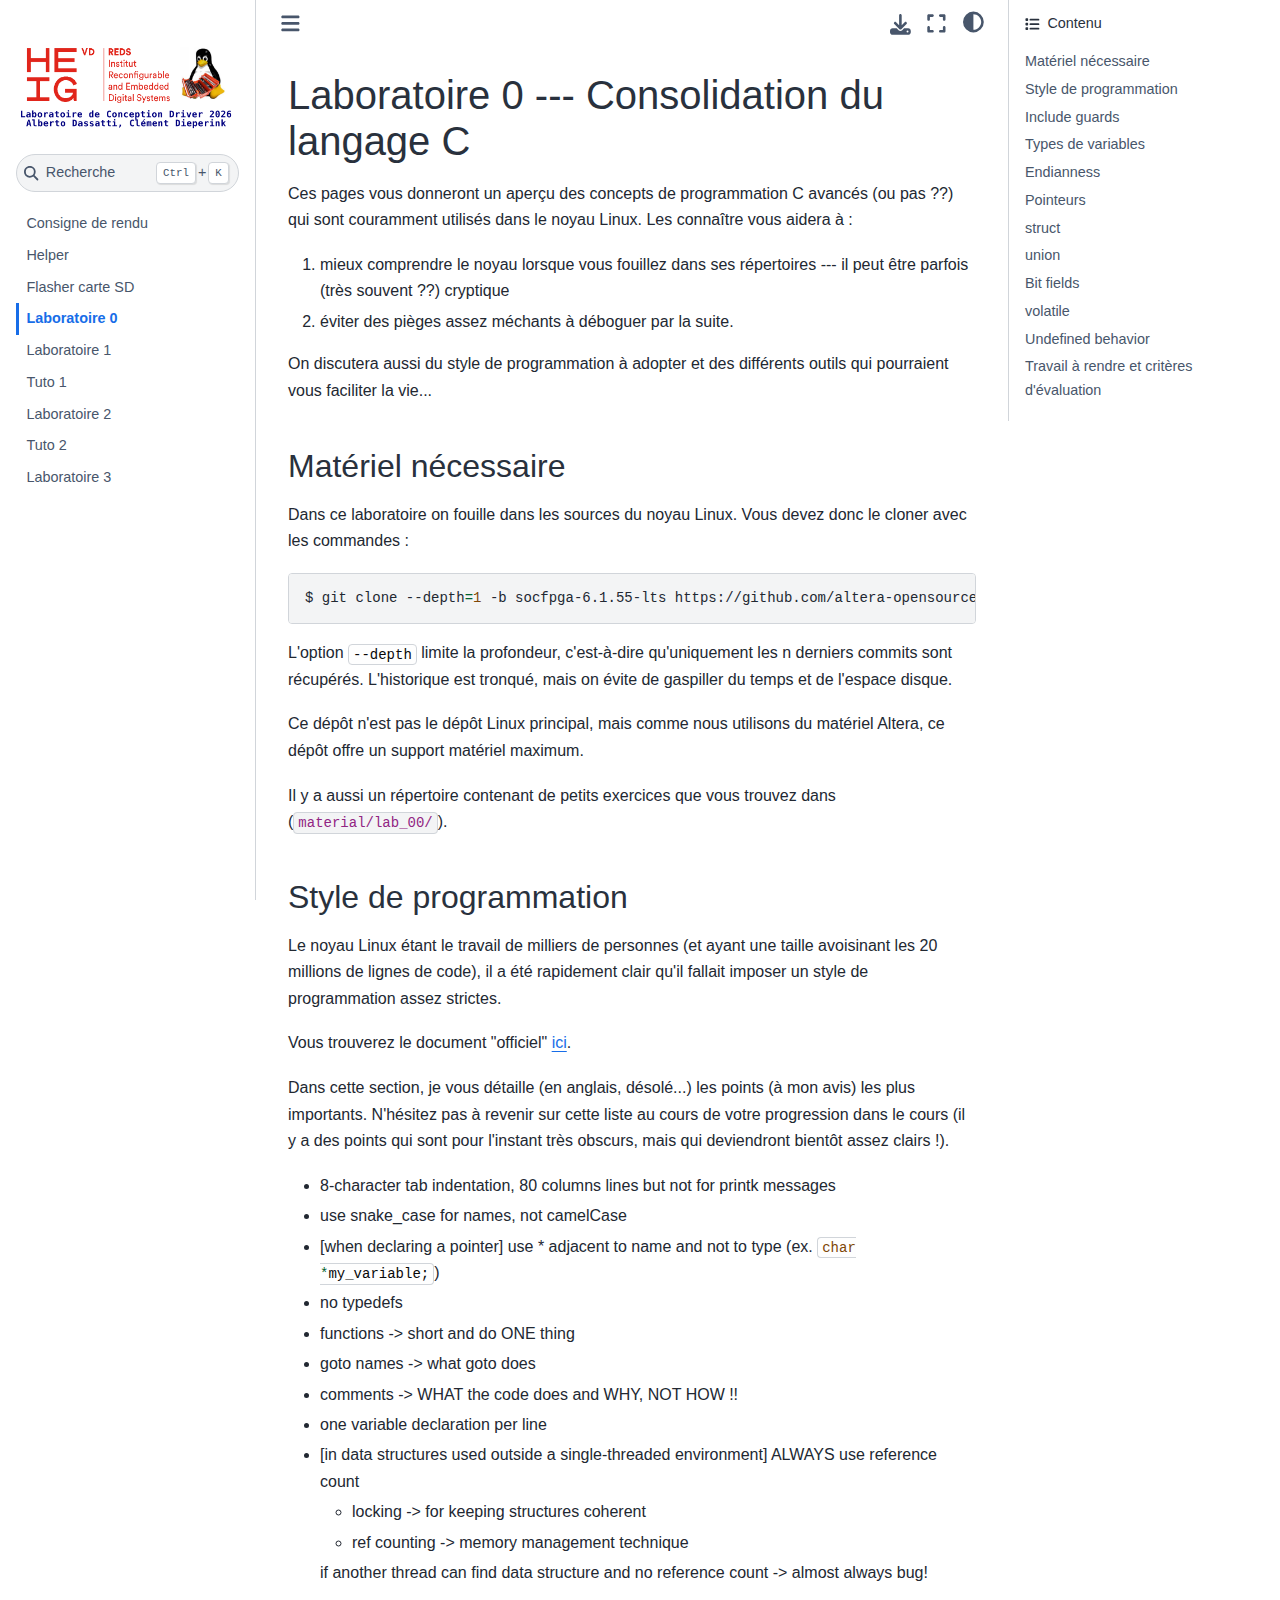
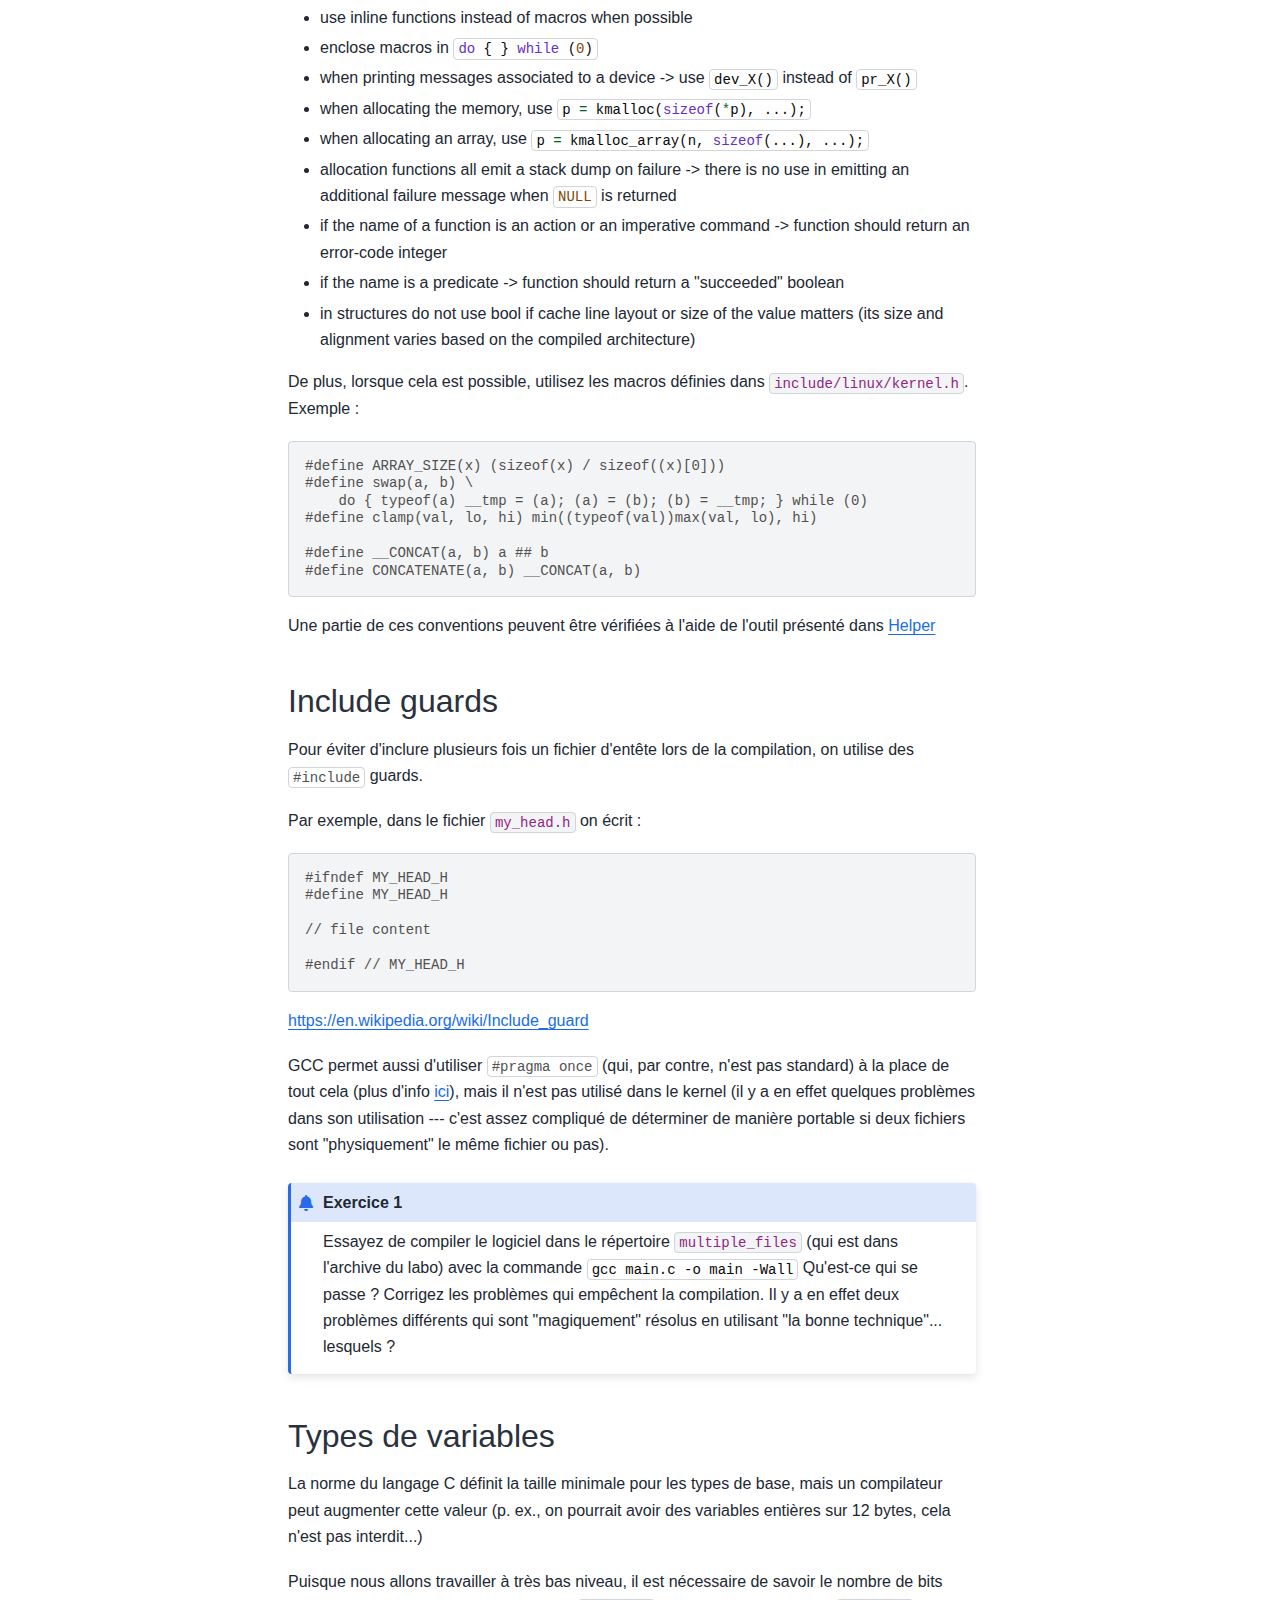
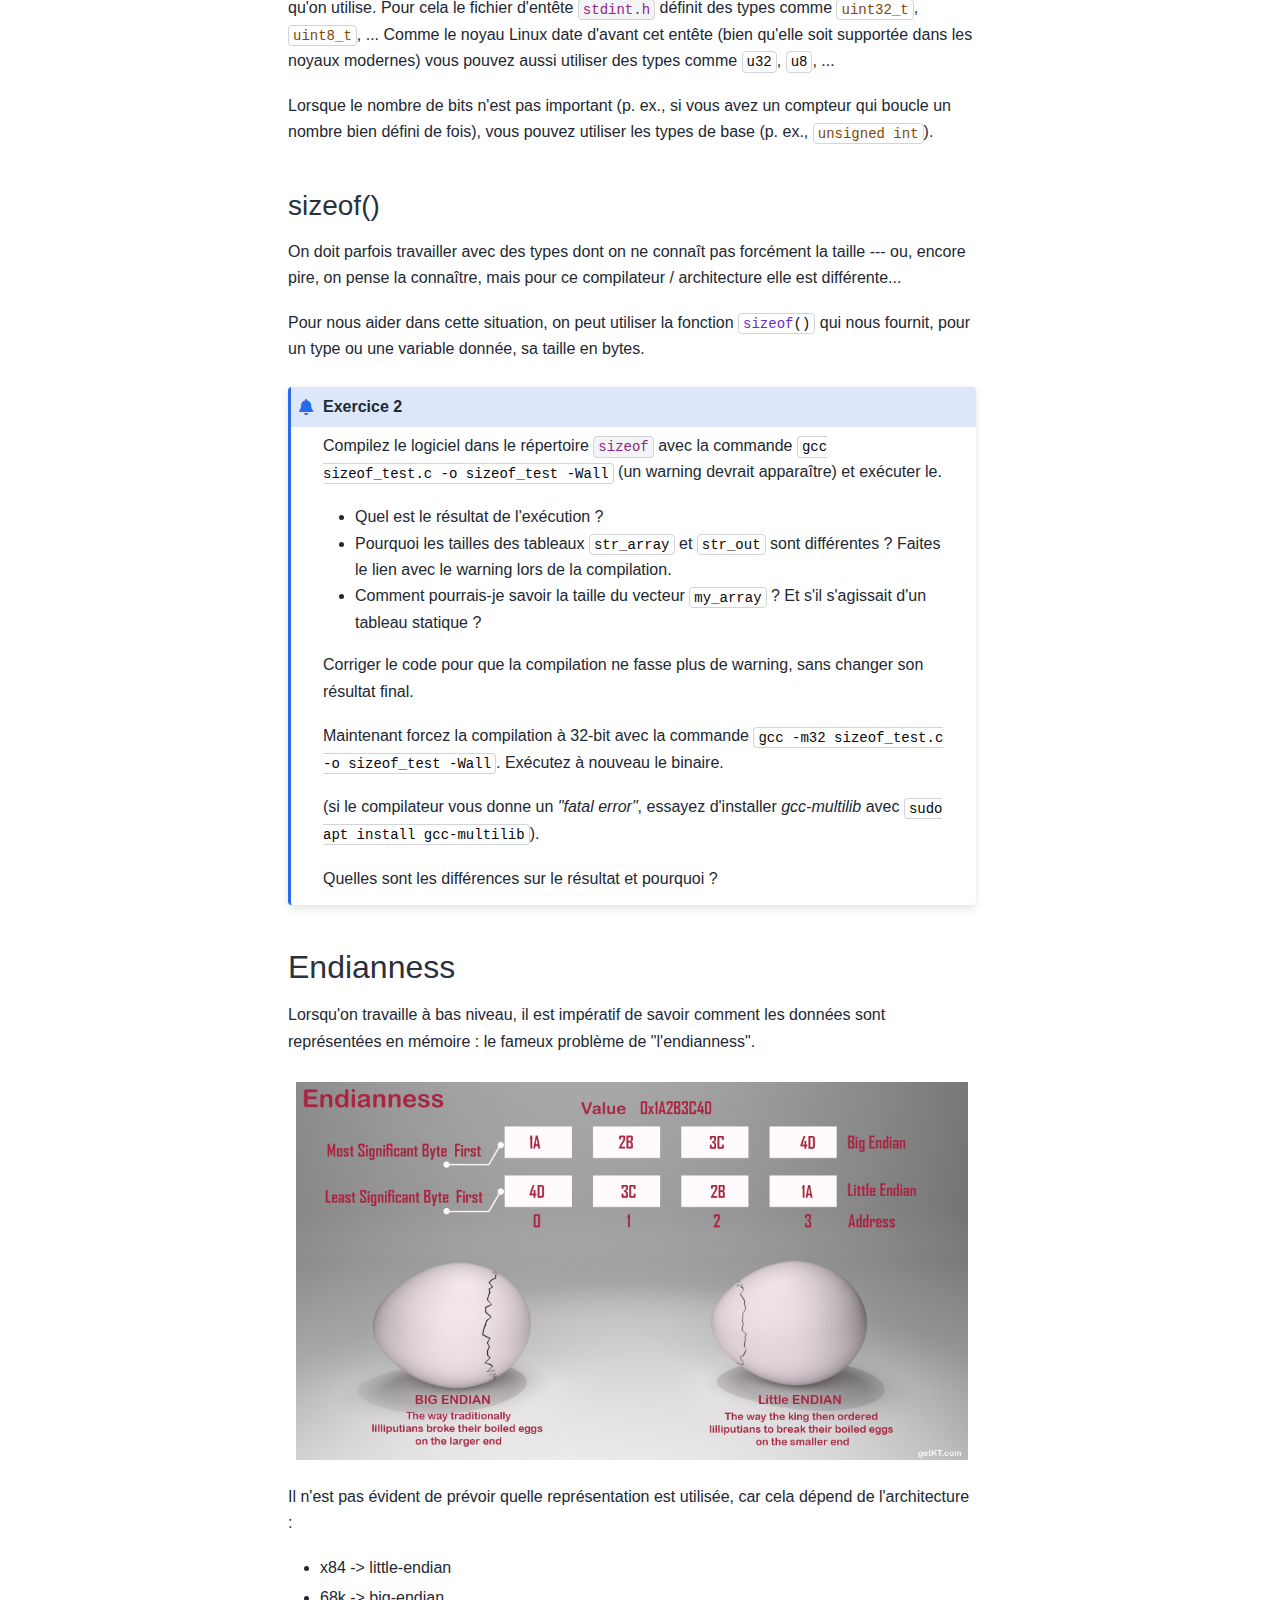
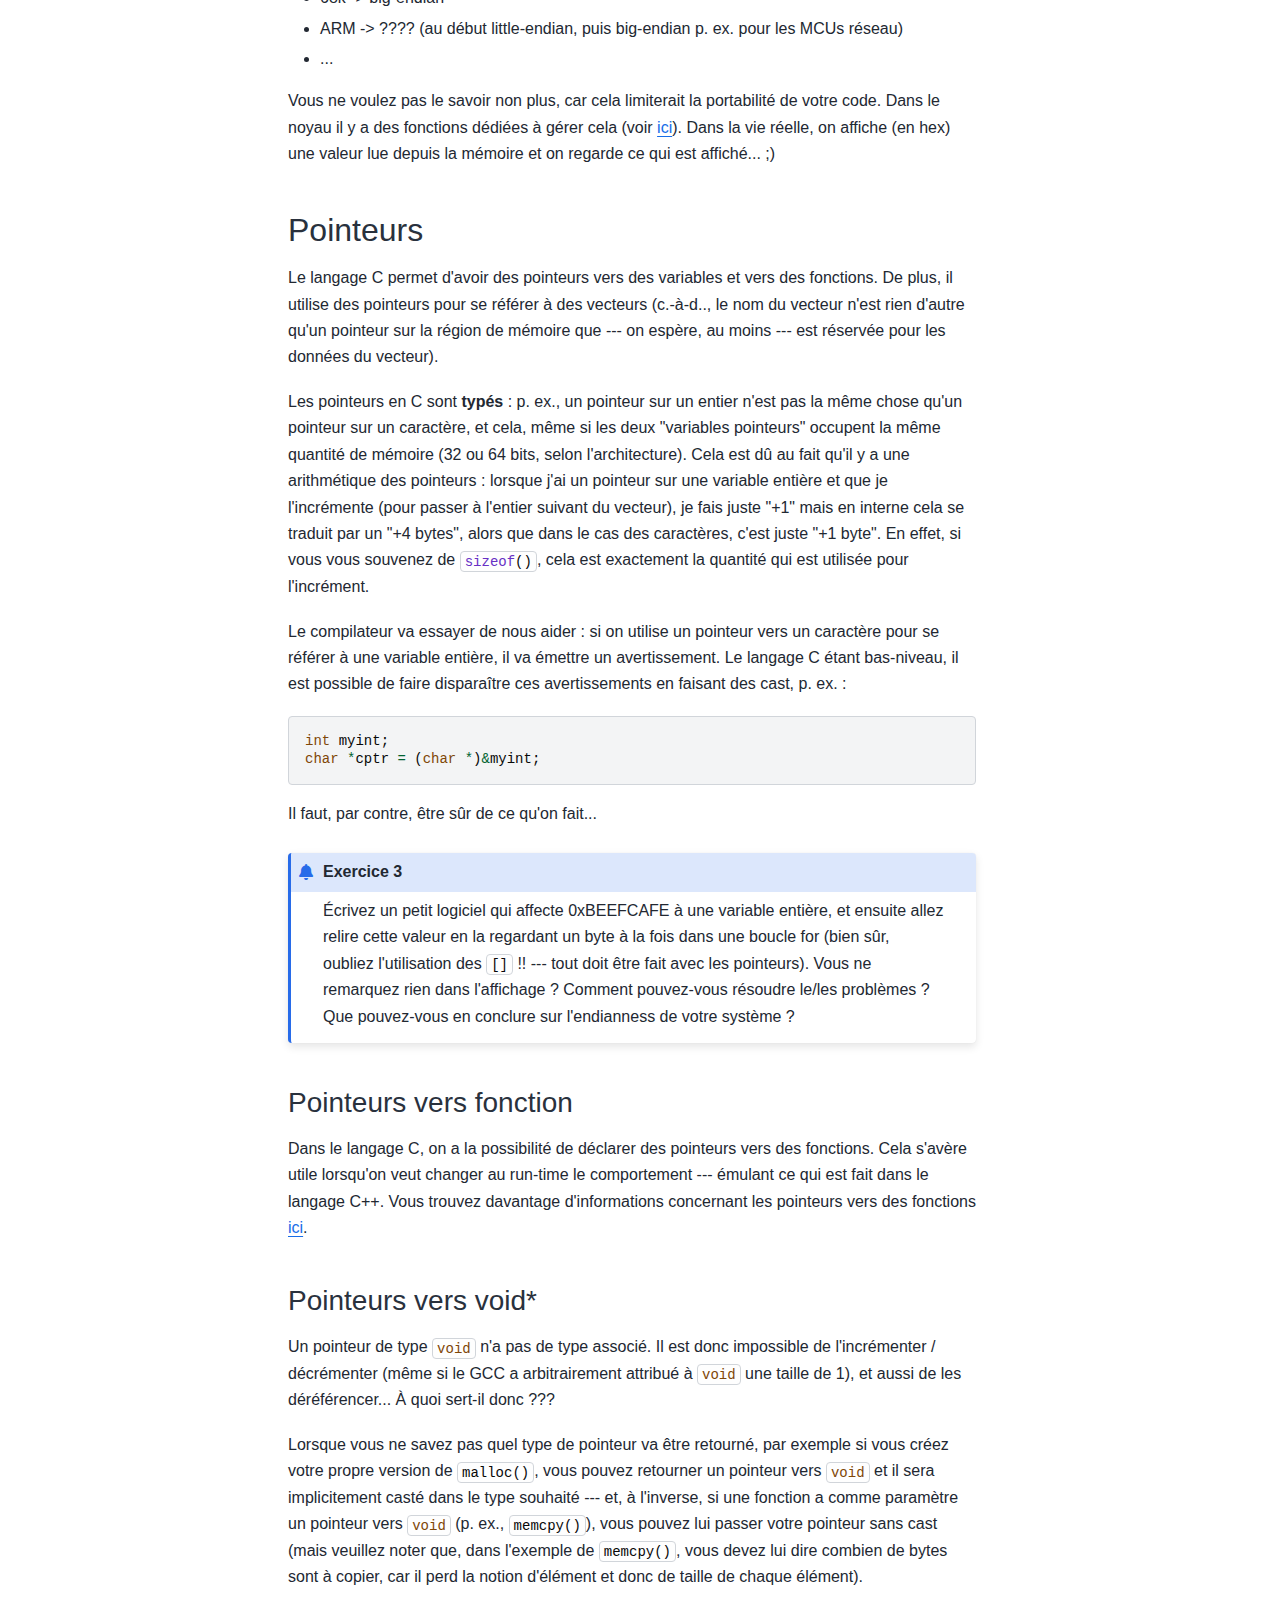
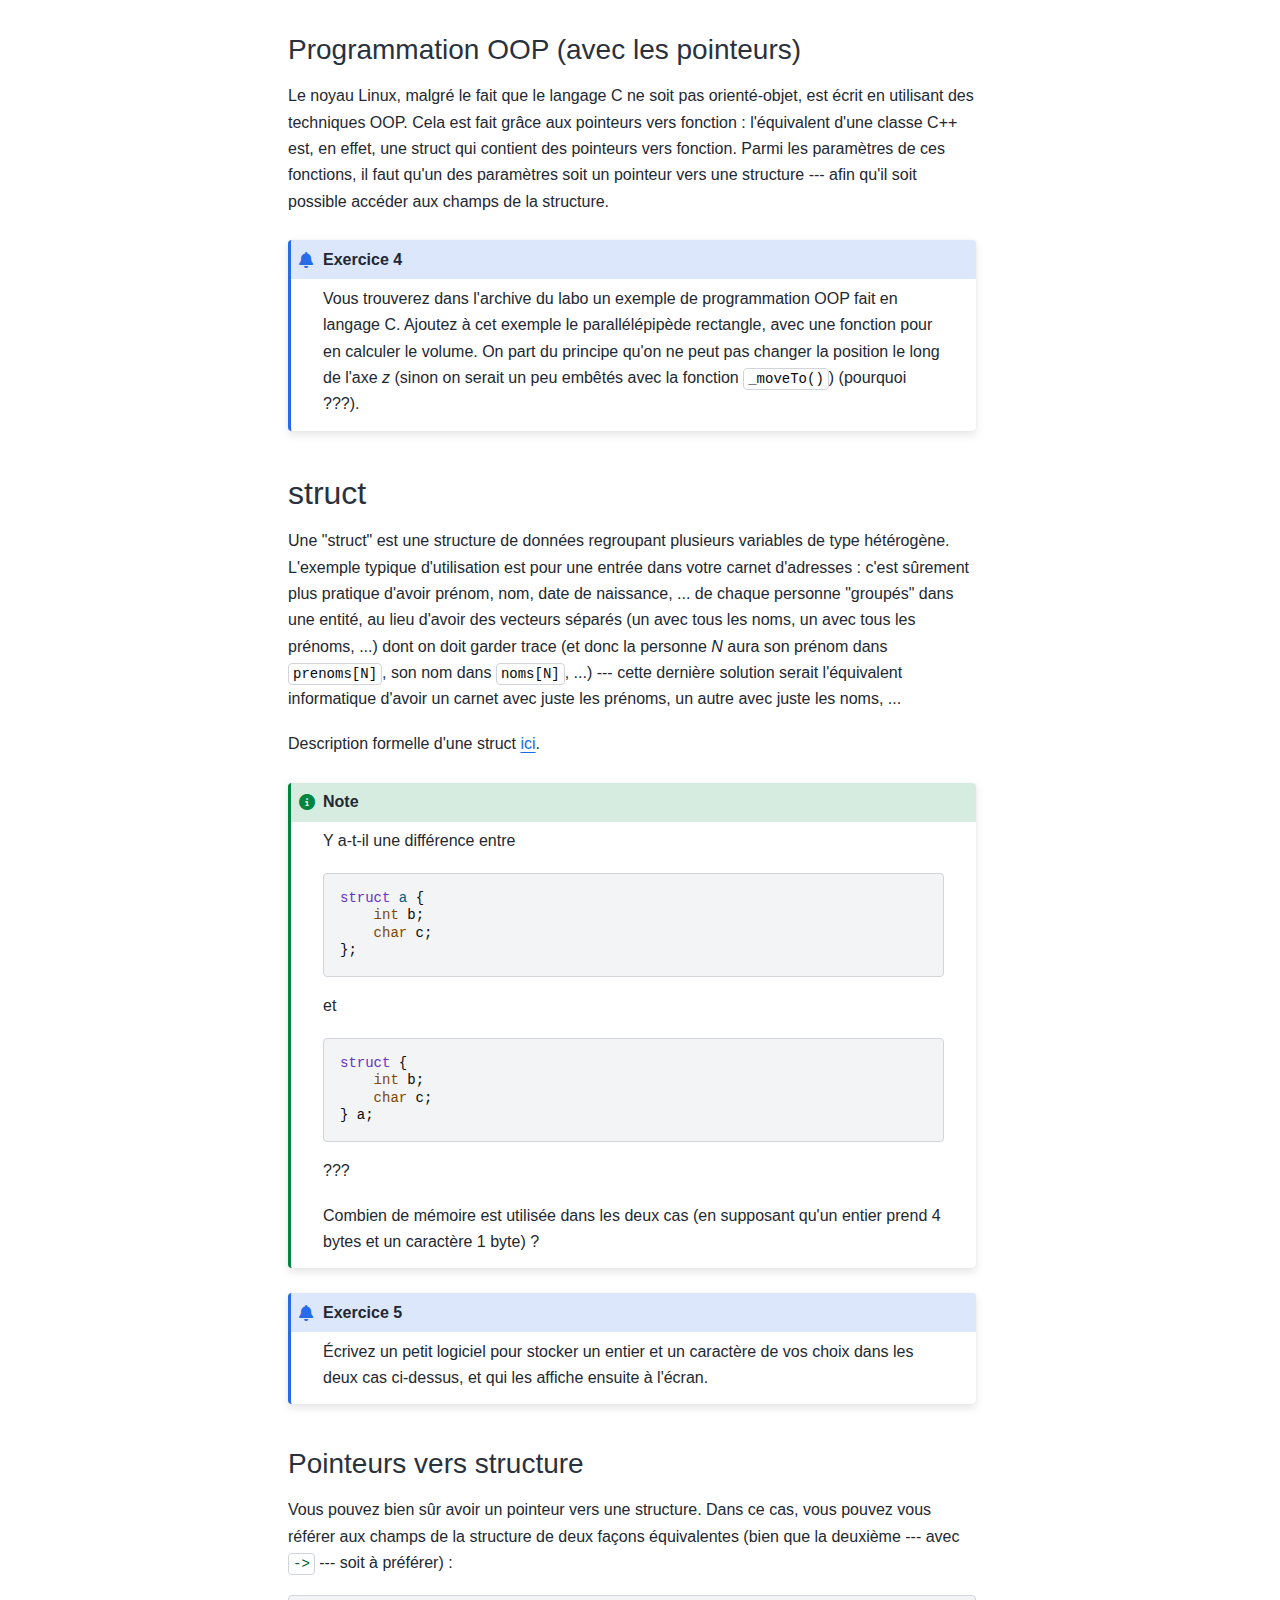
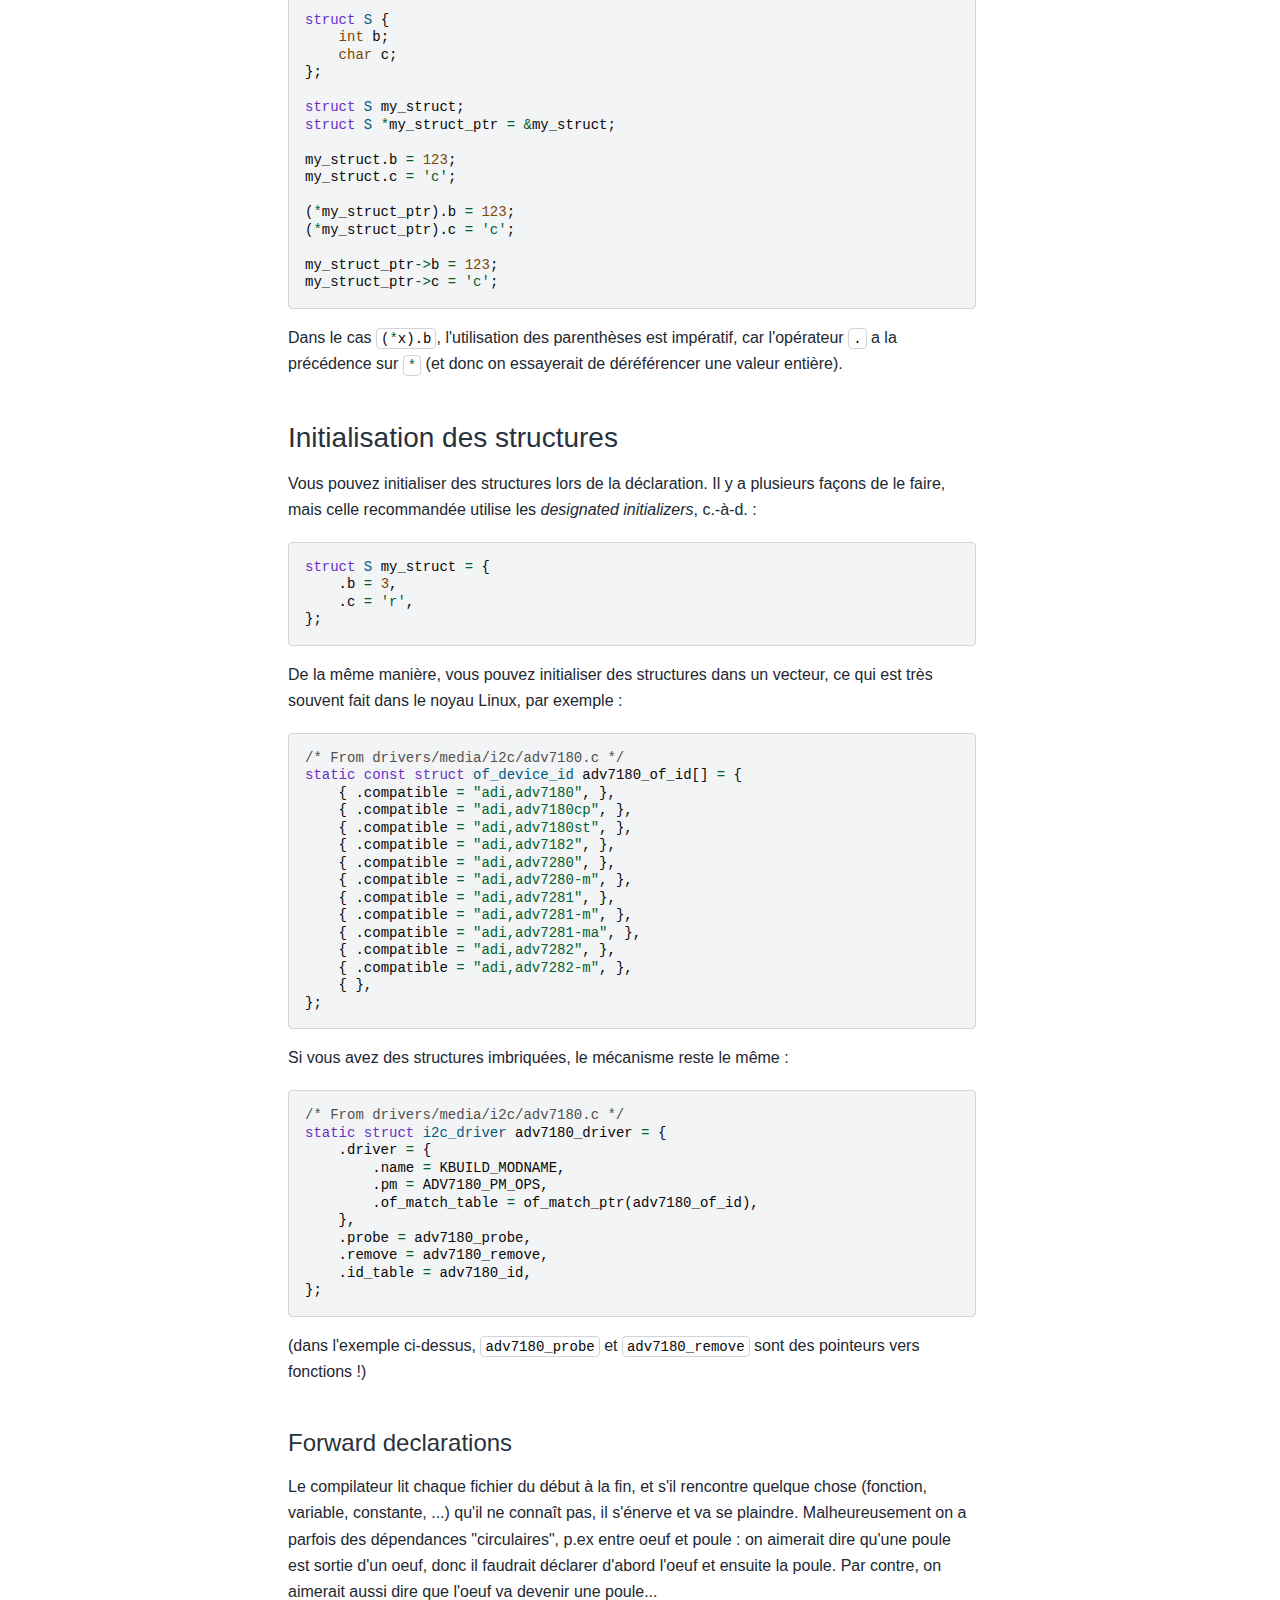
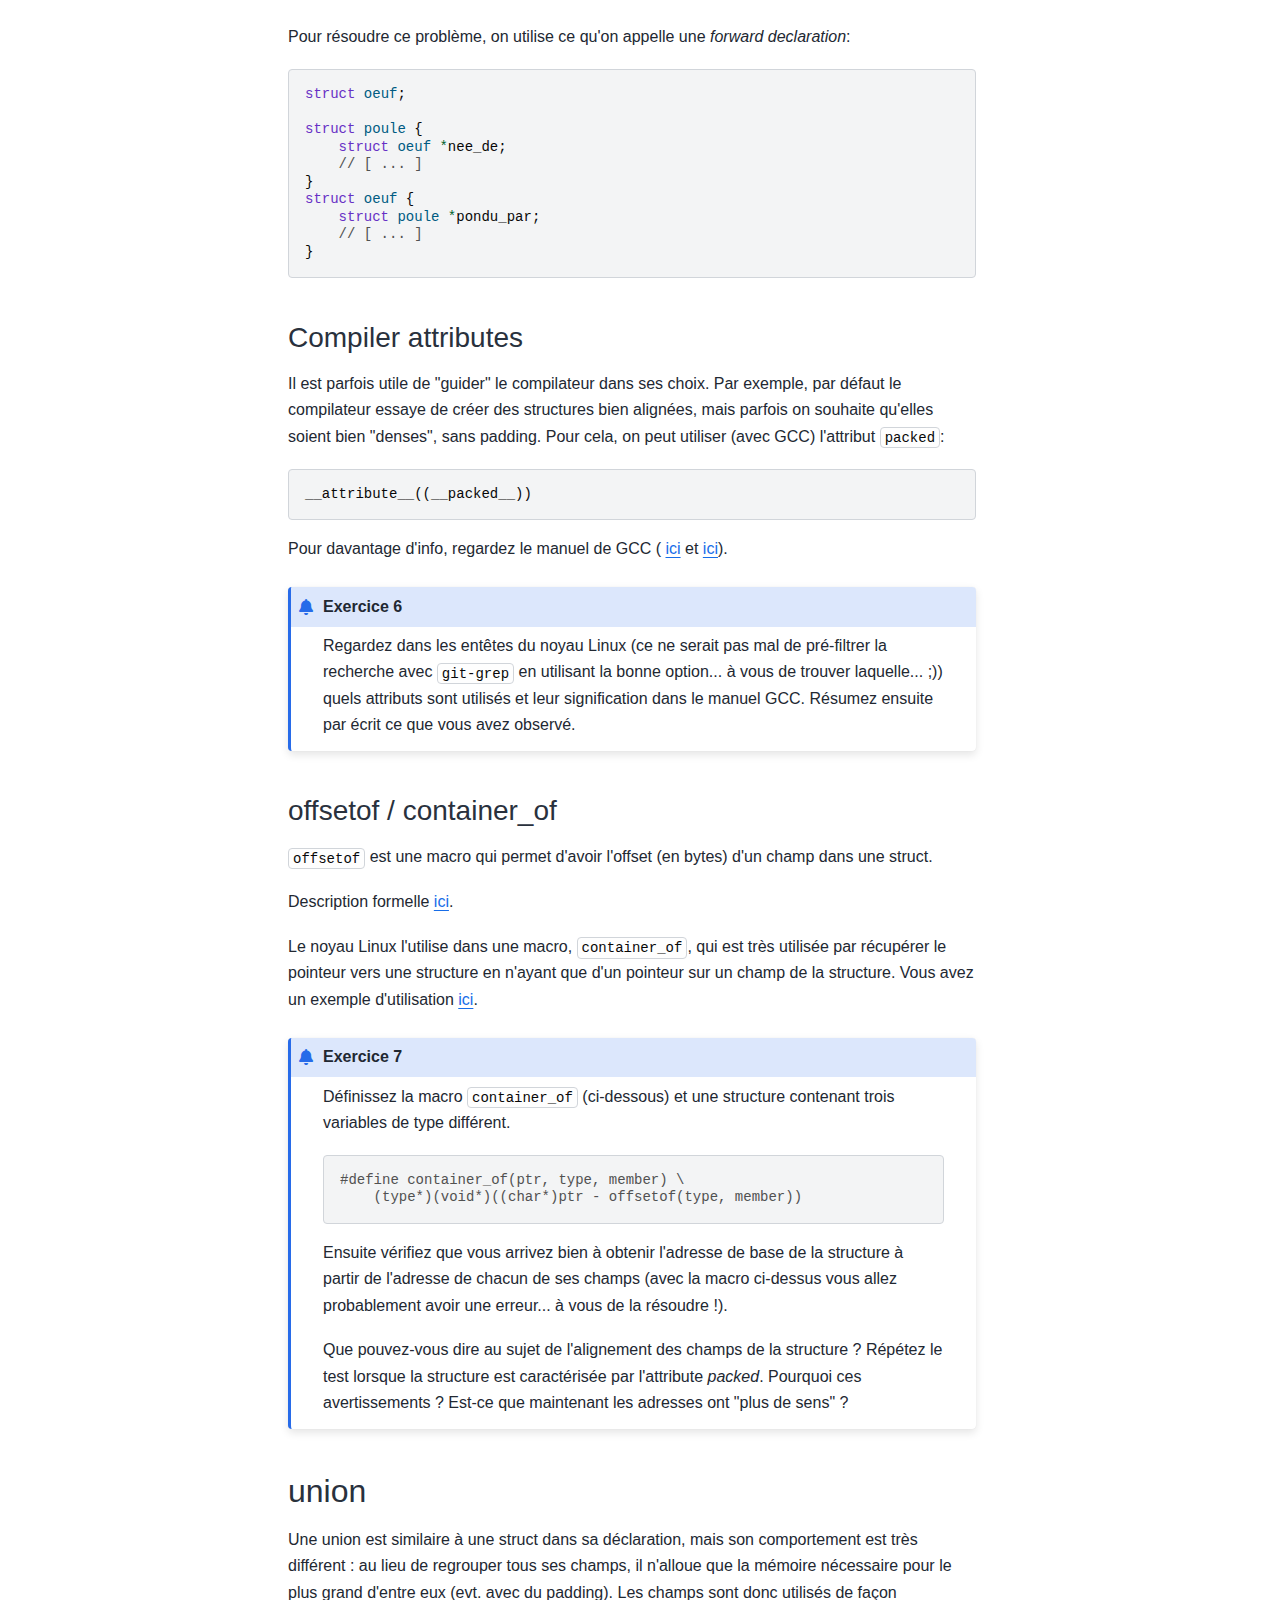
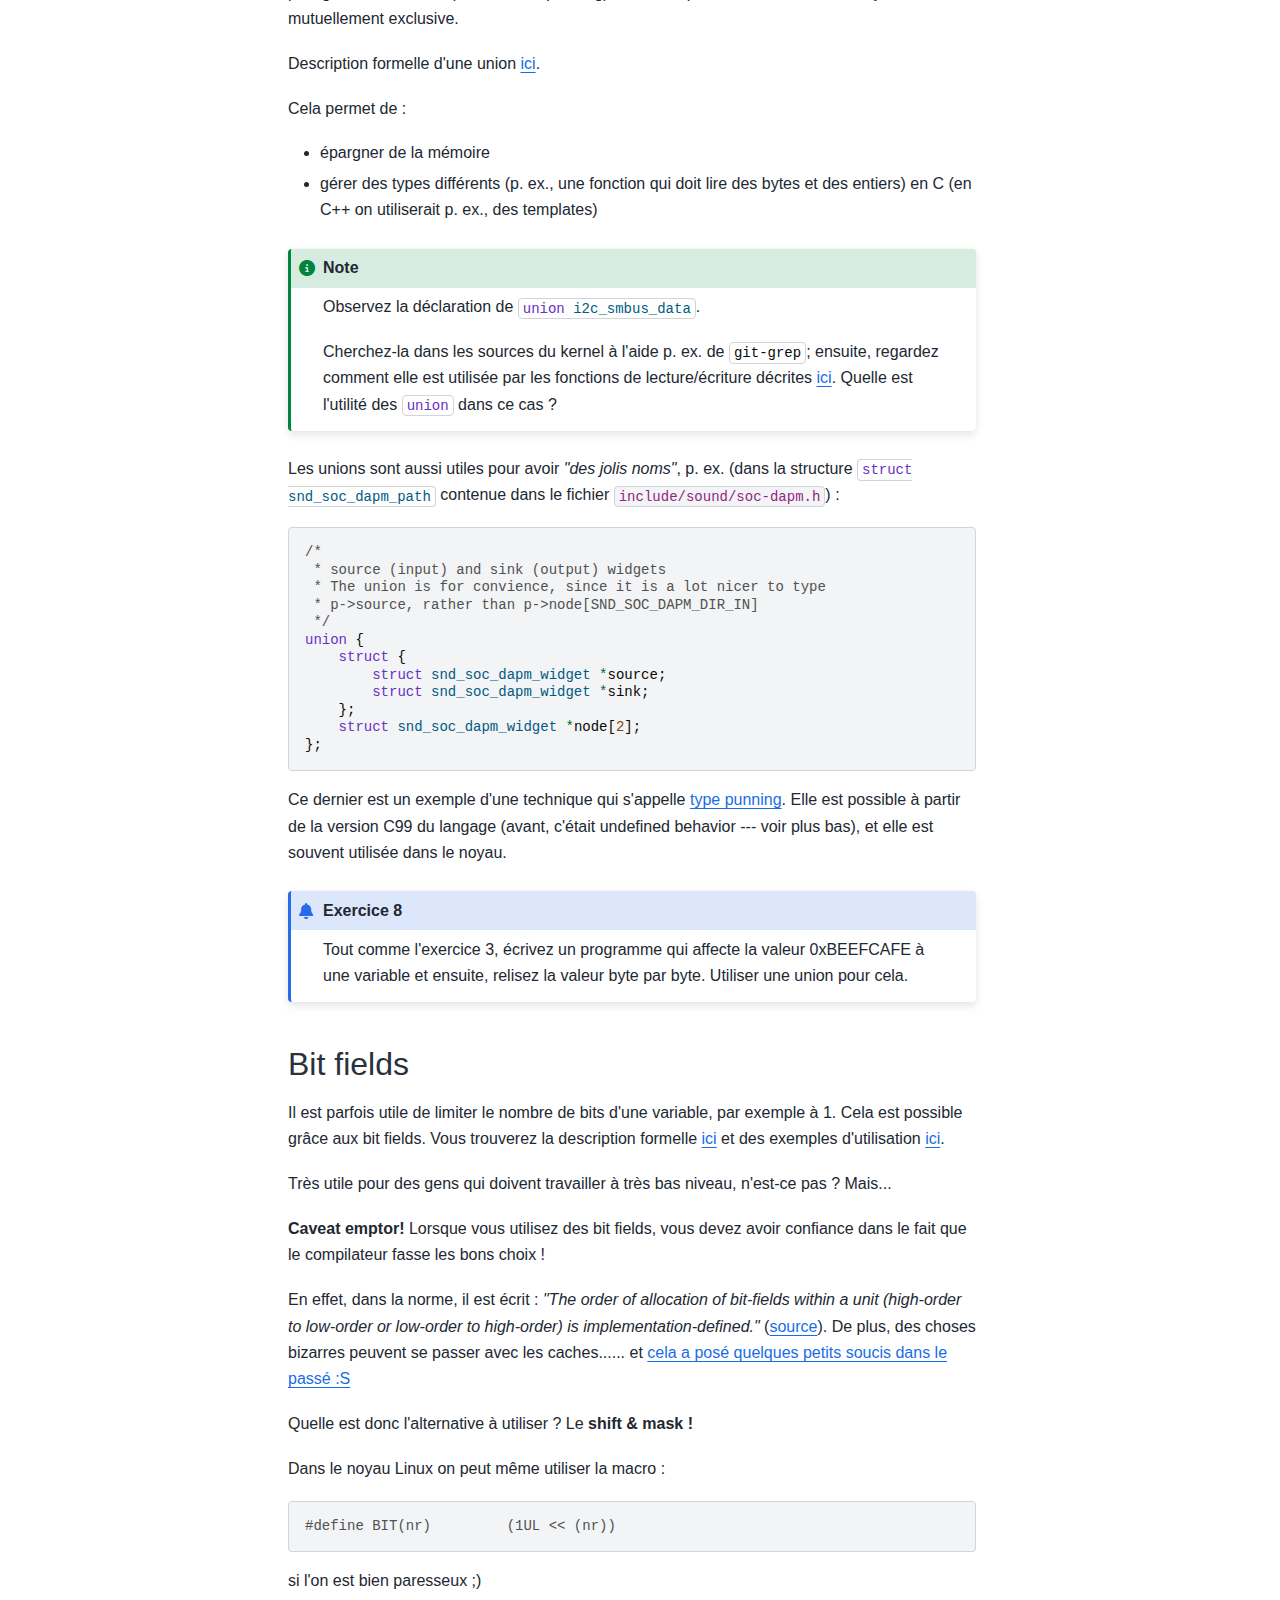
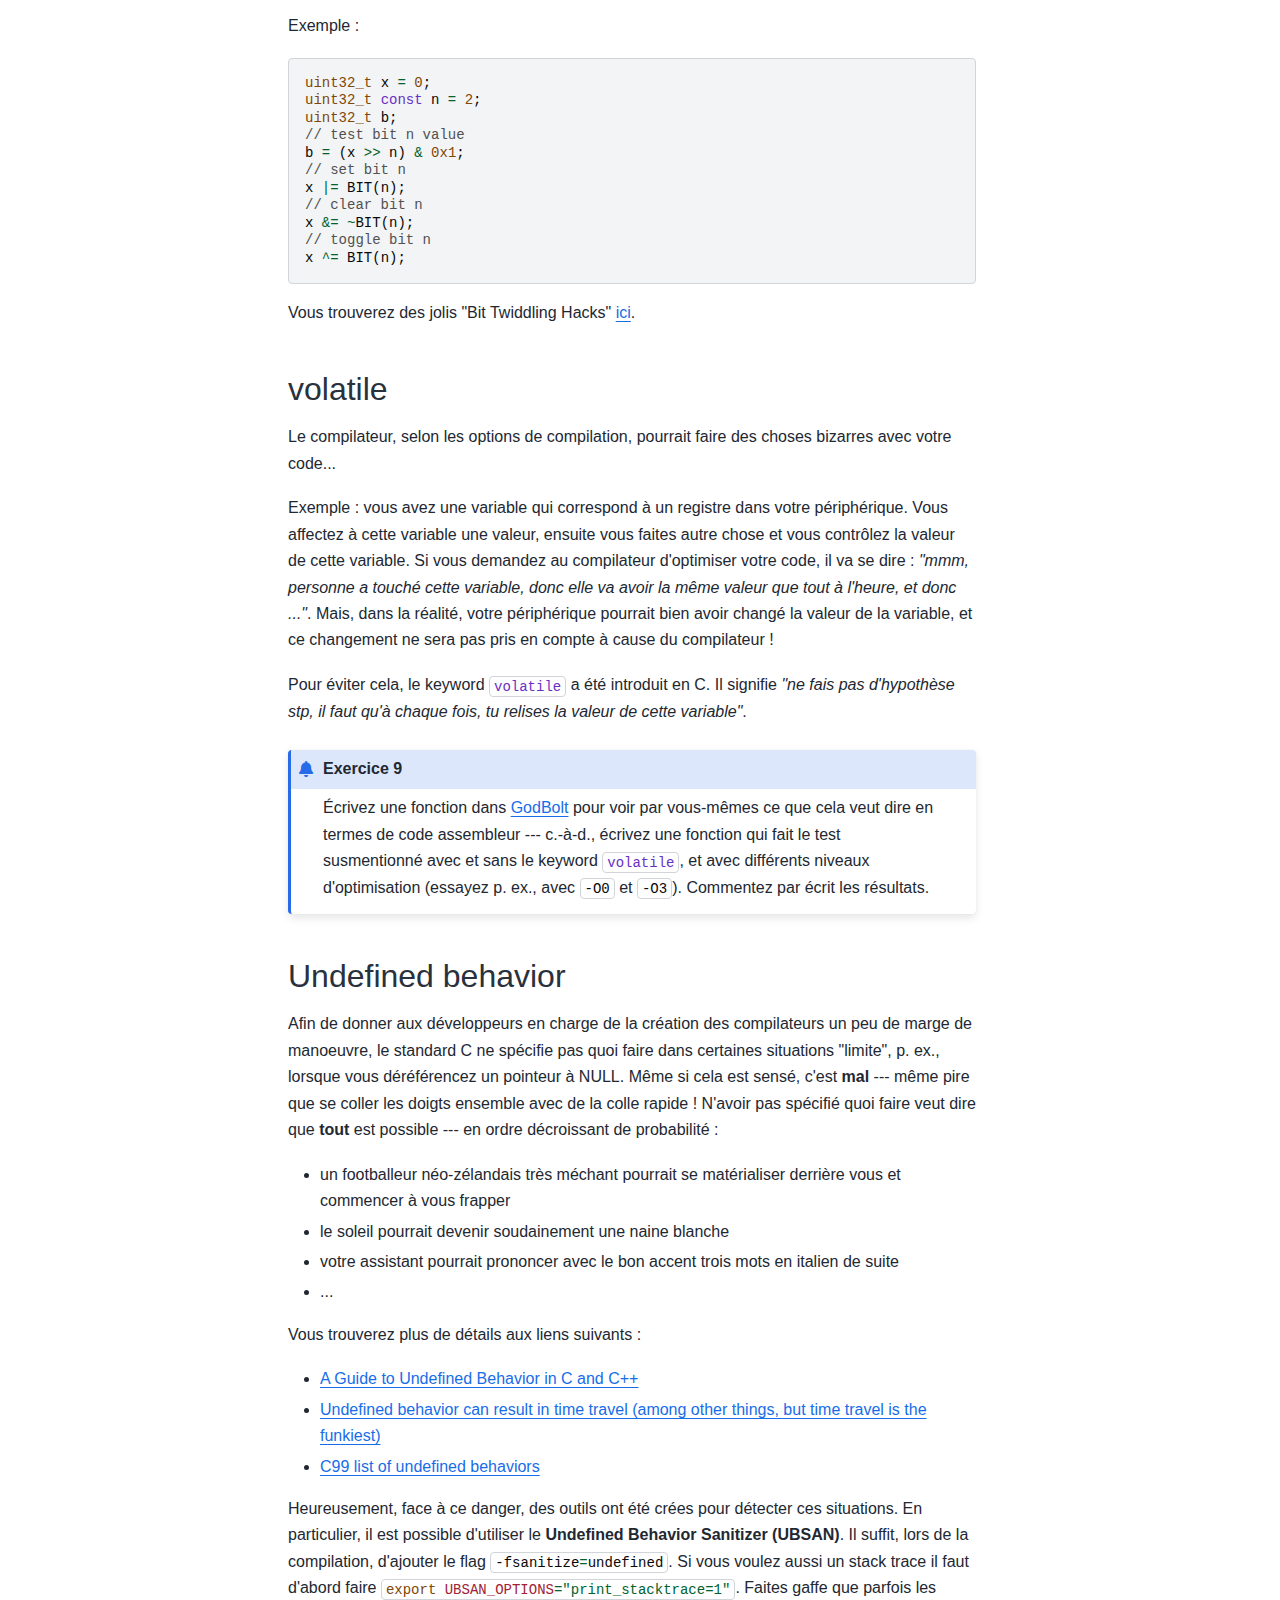
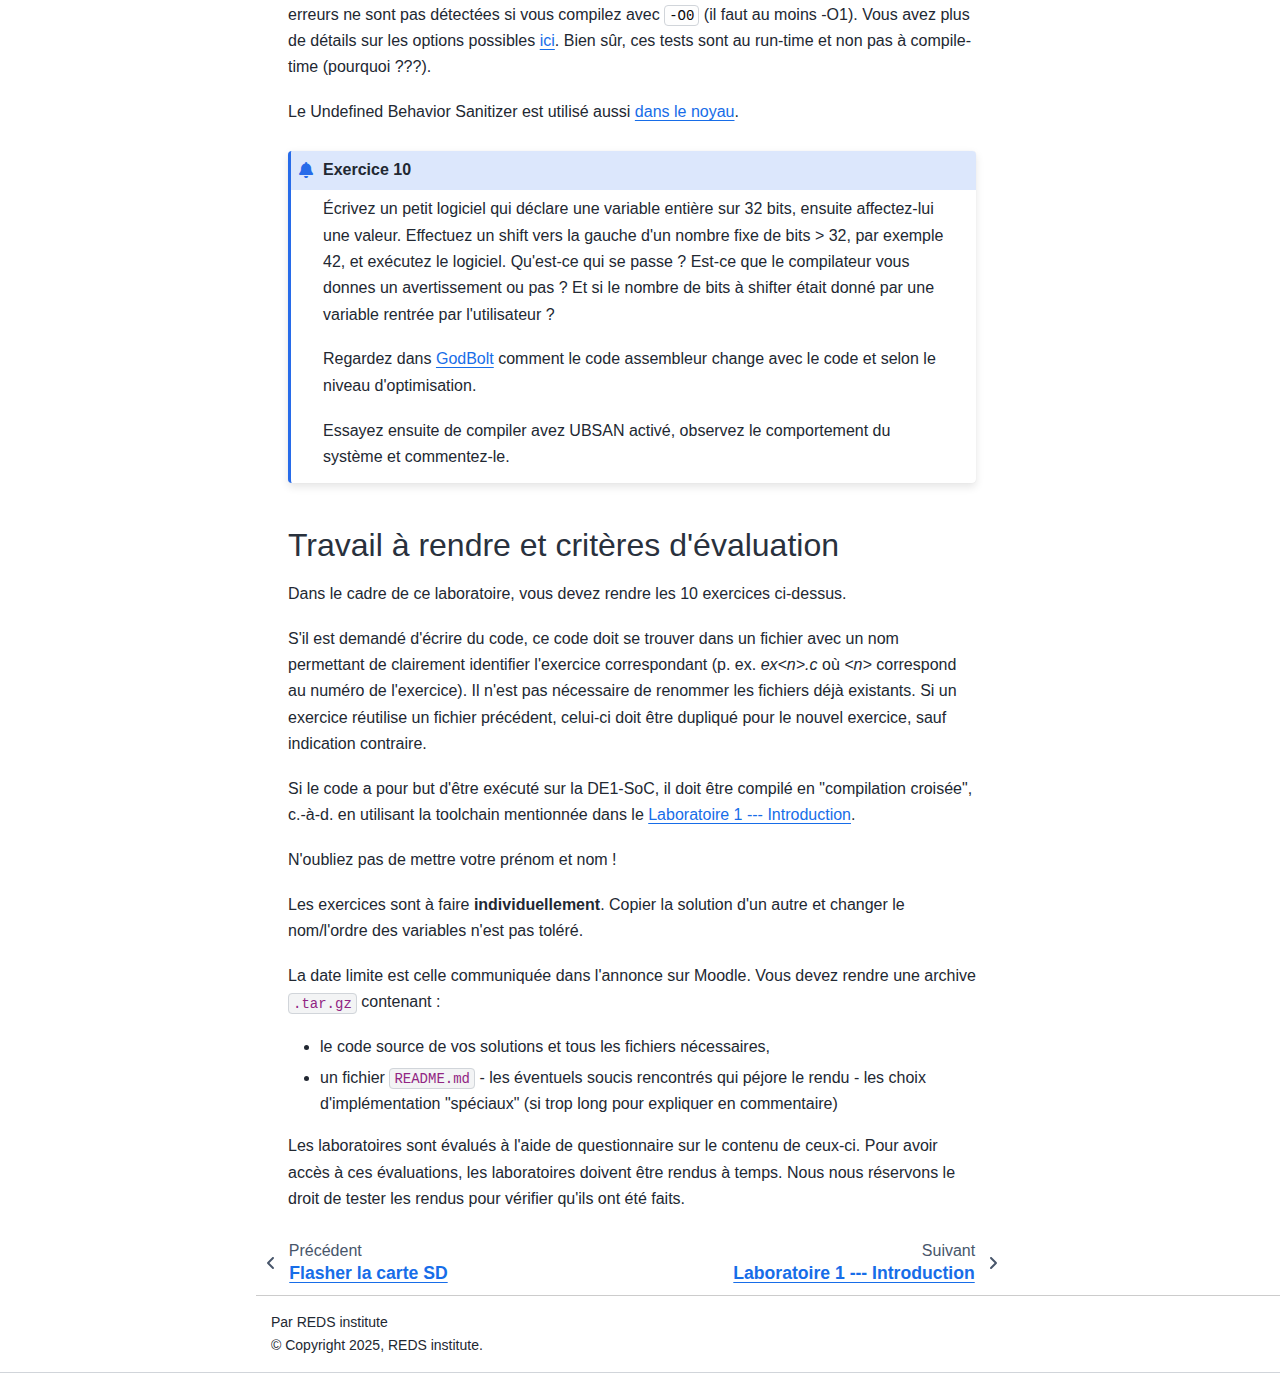
<file: docs/lab_00/lab_00.html>
<!DOCTYPE html>


<html lang="fr" data-content_root="../" >

  <head>
    <meta charset="utf-8" />
    <meta name="viewport" content="width=device-width, initial-scale=1.0" /><meta name="viewport" content="width=device-width, initial-scale=1" />

    <title>Laboratoire 0 --- Consolidation du langage C &#8212; Documentation DRV 2025 </title>
  
  
  
  <script data-cfasync="false">
    document.documentElement.dataset.mode = localStorage.getItem("mode") || "";
    document.documentElement.dataset.theme = localStorage.getItem("theme") || "";
  </script>
  
  <!-- Loaded before other Sphinx assets -->
  <link href="../_static/styles/theme.css?digest=dfe6caa3a7d634c4db9b" rel="stylesheet" />
<link href="../_static/styles/bootstrap.css?digest=dfe6caa3a7d634c4db9b" rel="stylesheet" />
<link href="../_static/styles/pydata-sphinx-theme.css?digest=dfe6caa3a7d634c4db9b" rel="stylesheet" />

  
  <link href="../_static/vendor/fontawesome/6.5.2/css/all.min.css?digest=dfe6caa3a7d634c4db9b" rel="stylesheet" />
  <link rel="preload" as="font" type="font/woff2" crossorigin href="../_static/vendor/fontawesome/6.5.2/webfonts/fa-solid-900.woff2" />
<link rel="preload" as="font" type="font/woff2" crossorigin href="../_static/vendor/fontawesome/6.5.2/webfonts/fa-brands-400.woff2" />
<link rel="preload" as="font" type="font/woff2" crossorigin href="../_static/vendor/fontawesome/6.5.2/webfonts/fa-regular-400.woff2" />

    <link rel="stylesheet" type="text/css" href="../_static/pygments.css?v=03e43079" />
    <link rel="stylesheet" type="text/css" href="../_static/styles/sphinx-book-theme.css?v=eba8b062" />
    <link rel="stylesheet" type="text/css" href="../_static/color.css?v=8770e769" />
  
  <!-- Pre-loaded scripts that we'll load fully later -->
  <link rel="preload" as="script" href="../_static/scripts/bootstrap.js?digest=dfe6caa3a7d634c4db9b" />
<link rel="preload" as="script" href="../_static/scripts/pydata-sphinx-theme.js?digest=dfe6caa3a7d634c4db9b" />
  <script src="../_static/vendor/fontawesome/6.5.2/js/all.min.js?digest=dfe6caa3a7d634c4db9b"></script>

    <script src="../_static/documentation_options.js?v=72dce1d2"></script>
    <script src="../_static/doctools.js?v=9bcbadda"></script>
    <script src="../_static/sphinx_highlight.js?v=dc90522c"></script>
    <script src="../_static/scripts/sphinx-book-theme.js?v=887ef09a"></script>
    <script src="../_static/translations.js?v=e6b791cb"></script>
    <script>DOCUMENTATION_OPTIONS.pagename = 'lab_00/lab_00';</script>
    <link rel="index" title="Index" href="../genindex.html" />
    <link rel="search" title="Recherche" href="../search.html" />
    <link rel="next" title="Laboratoire 1 --- Introduction" href="../lab_01/lab_01.html" />
    <link rel="prev" title="Flasher la carte SD" href="../helper/flash_sd.html" />
  <meta name="viewport" content="width=device-width, initial-scale=1"/>
  <meta name="docsearch:language" content="fr"/>
  </head>
  
  
  <body data-bs-spy="scroll" data-bs-target=".bd-toc-nav" data-offset="180" data-bs-root-margin="0px 0px -60%" data-default-mode="">

  
  
  <div id="pst-skip-link" class="skip-link d-print-none"><a href="#main-content">Passer au contenu principal</a></div>
  
  <div id="pst-scroll-pixel-helper"></div>
  
  <button type="button" class="btn rounded-pill" id="pst-back-to-top">
    <i class="fa-solid fa-arrow-up"></i>Haut de page</button>

  
  <input type="checkbox"
          class="sidebar-toggle"
          id="pst-primary-sidebar-checkbox"/>
  <label class="overlay overlay-primary" for="pst-primary-sidebar-checkbox"></label>
  
  <input type="checkbox"
          class="sidebar-toggle"
          id="pst-secondary-sidebar-checkbox"/>
  <label class="overlay overlay-secondary" for="pst-secondary-sidebar-checkbox"></label>
  
  <div class="search-button__wrapper">
    <div class="search-button__overlay"></div>
    <div class="search-button__search-container">
<form class="bd-search d-flex align-items-center"
      action="../search.html"
      method="get">
  <i class="fa-solid fa-magnifying-glass"></i>
  <input type="search"
         class="form-control"
         name="q"
         id="search-input"
         placeholder="Search..."
         aria-label="Search..."
         autocomplete="off"
         autocorrect="off"
         autocapitalize="off"
         spellcheck="false"/>
  <span class="search-button__kbd-shortcut"><kbd class="kbd-shortcut__modifier">Ctrl</kbd>+<kbd>K</kbd></span>
</form></div>
  </div>

  <div class="pst-async-banner-revealer d-none">
  <aside id="bd-header-version-warning" class="d-none d-print-none" aria-label="Version warning"></aside>
</div>

  
    <header class="bd-header navbar navbar-expand-lg bd-navbar d-print-none">
    </header>
  

  <div class="bd-container">
    <div class="bd-container__inner bd-page-width">
      
      
      
      <div class="bd-sidebar-primary bd-sidebar">
        

  
  <div class="sidebar-header-items sidebar-primary__section">
    
    
    
    
  </div>
  
    <div class="sidebar-primary-items__start sidebar-primary__section">
        <div class="sidebar-primary-item">

  
    
  

<a class="navbar-brand logo" href="../index.html">
  
  
  
  
  
    
    
      
    
    
    <img src="../_static/logo_drv.png" class="logo__image only-light" alt="Documentation DRV 2025  - Home"/>
    <script>document.write(`<img src="../_static/logo_drv.png" class="logo__image only-dark" alt="Documentation DRV 2025  - Home"/>`);</script>
  
  
</a></div>
        <div class="sidebar-primary-item">

 <script>
 document.write(`
   <button class="btn search-button-field search-button__button" title="Recherche" aria-label="Recherche" data-bs-placement="bottom" data-bs-toggle="tooltip">
    <i class="fa-solid fa-magnifying-glass"></i>
    <span class="search-button__default-text">Recherche</span>
    <span class="search-button__kbd-shortcut"><kbd class="kbd-shortcut__modifier">Ctrl</kbd>+<kbd class="kbd-shortcut__modifier">K</kbd></span>
   </button>
 `);
 </script></div>
        <div class="sidebar-primary-item"><nav class="bd-links bd-docs-nav" aria-label="Main">
    <div class="bd-toc-item navbar-nav active">
        <ul class="current nav bd-sidenav">
<li class="toctree-l1"><a class="reference internal" href="../helper/eval_criterion.html">Consigne de rendu</a></li>
<li class="toctree-l1"><a class="reference internal" href="../helper/helper.html">Helper</a></li>
<li class="toctree-l1"><a class="reference internal" href="../helper/flash_sd.html">Flasher carte SD</a></li>
<li class="toctree-l1 current active"><a class="current reference internal" href="#">Laboratoire 0</a></li>
<li class="toctree-l1"><a class="reference internal" href="../lab_01/lab_01.html">Laboratoire 1</a></li>
<li class="toctree-l1"><a class="reference internal" href="../tuto_01/tuto_01.html">Tuto 1</a></li>
<li class="toctree-l1"><a class="reference internal" href="../lab_02/lab_02.html">Laboratoire 2</a></li>
<li class="toctree-l1"><a class="reference internal" href="../tuto_02/tuto_02.html">Tuto 2</a></li>
<li class="toctree-l1"><a class="reference internal" href="../lab_03/lab_03.html">Laboratoire 3</a></li>
</ul>

    </div>
</nav></div>
    </div>
  
  
  <div class="sidebar-primary-items__end sidebar-primary__section">
  </div>
  
  <div id="rtd-footer-container"></div>


      </div>
      
      <main id="main-content" class="bd-main" role="main">
        
        

<div class="sbt-scroll-pixel-helper"></div>

          <div class="bd-content">
            <div class="bd-article-container">
              
              <div class="bd-header-article d-print-none">
<div class="header-article-items header-article__inner">
  
    <div class="header-article-items__start">
      
        <div class="header-article-item"><button class="sidebar-toggle primary-toggle btn btn-sm" title="Toggle primary sidebar" data-bs-placement="bottom" data-bs-toggle="tooltip">
  <span class="fa-solid fa-bars"></span>
</button></div>
      
    </div>
  
  
    <div class="header-article-items__end">
      
        <div class="header-article-item">

<div class="article-header-buttons">





<div class="dropdown dropdown-download-buttons">
  <button class="btn dropdown-toggle" type="button" data-bs-toggle="dropdown" aria-expanded="false" aria-label="Téléchargez cette page">
    <i class="fas fa-download"></i>
  </button>
  <ul class="dropdown-menu">
      
      
      
      <li><a href="../_sources/lab_00/lab_00.rst" target="_blank"
   class="btn btn-sm btn-download-source-button dropdown-item"
   title="Télécharger le fichier source"
   data-bs-placement="left" data-bs-toggle="tooltip"
>
  

<span class="btn__icon-container">
  <i class="fas fa-file"></i>
  </span>
<span class="btn__text-container">.rst</span>
</a>
</li>
      
      
      
      
      <li>
<button onclick="window.print()"
  class="btn btn-sm btn-download-pdf-button dropdown-item"
  title="Imprimer au format PDF"
  data-bs-placement="left" data-bs-toggle="tooltip"
>
  

<span class="btn__icon-container">
  <i class="fas fa-file-pdf"></i>
  </span>
<span class="btn__text-container">.pdf</span>
</button>
</li>
      
  </ul>
</div>




<button onclick="toggleFullScreen()"
  class="btn btn-sm btn-fullscreen-button"
  title="Mode plein écran"
  data-bs-placement="bottom" data-bs-toggle="tooltip"
>
  

<span class="btn__icon-container">
  <i class="fas fa-expand"></i>
  </span>

</button>



<script>
document.write(`
  <button class="btn btn-sm nav-link pst-navbar-icon theme-switch-button" title="clair/sombre" aria-label="clair/sombre" data-bs-placement="bottom" data-bs-toggle="tooltip">
    <i class="theme-switch fa-solid fa-sun fa-lg" data-mode="light"></i>
    <i class="theme-switch fa-solid fa-moon fa-lg" data-mode="dark"></i>
    <i class="theme-switch fa-solid fa-circle-half-stroke fa-lg" data-mode="auto"></i>
  </button>
`);
</script>


<script>
document.write(`
  <button class="btn btn-sm pst-navbar-icon search-button search-button__button" title="Recherche" aria-label="Recherche" data-bs-placement="bottom" data-bs-toggle="tooltip">
    <i class="fa-solid fa-magnifying-glass fa-lg"></i>
  </button>
`);
</script>
<button class="sidebar-toggle secondary-toggle btn btn-sm" title="Toggle secondary sidebar" data-bs-placement="bottom" data-bs-toggle="tooltip">
    <span class="fa-solid fa-list"></span>
</button>
</div></div>
      
    </div>
  
</div>
</div>
              
              

<div id="jb-print-docs-body" class="onlyprint">
    <h1>Laboratoire 0 --- Consolidation du langage C</h1>
    <!-- Table of contents -->
    <div id="print-main-content">
        <div id="jb-print-toc">
            
            <div>
                <h2> Contenu </h2>
            </div>
            <nav aria-label="Page">
                <ul class="visible nav section-nav flex-column">
<li class="toc-h2 nav-item toc-entry"><a class="reference internal nav-link" href="#materiel-necessaire">Matériel nécessaire</a></li>
<li class="toc-h2 nav-item toc-entry"><a class="reference internal nav-link" href="#style-de-programmation">Style de programmation</a></li>
<li class="toc-h2 nav-item toc-entry"><a class="reference internal nav-link" href="#include-guards">Include guards</a></li>
<li class="toc-h2 nav-item toc-entry"><a class="reference internal nav-link" href="#types-de-variables">Types de variables</a><ul class="nav section-nav flex-column">
<li class="toc-h3 nav-item toc-entry"><a class="reference internal nav-link" href="#sizeof">sizeof()</a></li>
</ul>
</li>
<li class="toc-h2 nav-item toc-entry"><a class="reference internal nav-link" href="#endianness">Endianness</a></li>
<li class="toc-h2 nav-item toc-entry"><a class="reference internal nav-link" href="#pointeurs">Pointeurs</a><ul class="nav section-nav flex-column">
<li class="toc-h3 nav-item toc-entry"><a class="reference internal nav-link" href="#pointeurs-vers-fonction">Pointeurs vers fonction</a></li>
<li class="toc-h3 nav-item toc-entry"><a class="reference internal nav-link" href="#pointeurs-vers-void">Pointeurs vers void*</a></li>
<li class="toc-h3 nav-item toc-entry"><a class="reference internal nav-link" href="#programmation-oop-avec-les-pointeurs">Programmation OOP (avec les pointeurs)</a></li>
</ul>
</li>
<li class="toc-h2 nav-item toc-entry"><a class="reference internal nav-link" href="#struct">struct</a><ul class="nav section-nav flex-column">
<li class="toc-h3 nav-item toc-entry"><a class="reference internal nav-link" href="#pointeurs-vers-structure">Pointeurs vers structure</a></li>
<li class="toc-h3 nav-item toc-entry"><a class="reference internal nav-link" href="#initialisation-des-structures">Initialisation des structures</a><ul class="nav section-nav flex-column">
<li class="toc-h4 nav-item toc-entry"><a class="reference internal nav-link" href="#forward-declarations">Forward declarations</a></li>
</ul>
</li>
<li class="toc-h3 nav-item toc-entry"><a class="reference internal nav-link" href="#compiler-attributes">Compiler attributes</a></li>
<li class="toc-h3 nav-item toc-entry"><a class="reference internal nav-link" href="#offsetof-container-of">offsetof / container_of</a></li>
</ul>
</li>
<li class="toc-h2 nav-item toc-entry"><a class="reference internal nav-link" href="#union">union</a></li>
<li class="toc-h2 nav-item toc-entry"><a class="reference internal nav-link" href="#bit-fields">Bit fields</a></li>
<li class="toc-h2 nav-item toc-entry"><a class="reference internal nav-link" href="#volatile">volatile</a></li>
<li class="toc-h2 nav-item toc-entry"><a class="reference internal nav-link" href="#undefined-behavior">Undefined behavior</a></li>
<li class="toc-h2 nav-item toc-entry"><a class="reference internal nav-link" href="#travail-a-rendre-et-criteres-d-evaluation">Travail à rendre et critères d'évaluation</a></li>
</ul>
            </nav>
        </div>
    </div>
</div>

              
                
<div id="searchbox"></div>
                <article class="bd-article">
                  
  <section id="laboratoire-0-consolidation-du-langage-c">
<span id="laboratoire0"></span><h1>Laboratoire 0 --- Consolidation du langage C<a class="headerlink" href="#laboratoire-0-consolidation-du-langage-c" title="Lien vers cette rubrique">#</a></h1>
<p>Ces pages vous donneront un aperçu des concepts de programmation C avancés (ou
pas ??) qui sont couramment utilisés dans le noyau Linux.
Les connaître vous aidera à :</p>
<ol class="arabic simple">
<li><p>mieux comprendre le noyau lorsque vous fouillez dans ses répertoires --- il peut être parfois (très souvent ??) cryptique</p></li>
<li><p>éviter des pièges assez méchants à déboguer par la suite.</p></li>
</ol>
<p>On discutera aussi du style de programmation à adopter et des différents outils
qui pourraient vous faciliter la vie...</p>
<section id="materiel-necessaire">
<h2>Matériel nécessaire<a class="headerlink" href="#materiel-necessaire" title="Lien vers cette rubrique">#</a></h2>
<p>Dans ce laboratoire on fouille dans les sources du noyau Linux.
Vous devez donc le cloner avec les commandes :</p>
<div class="highlight-console notranslate"><div class="highlight"><pre><span></span><span class="gp">$ </span>git<span class="w"> </span>clone<span class="w"> </span>--depth<span class="o">=</span><span class="m">1</span><span class="w"> </span>-b<span class="w"> </span>socfpga-6.1.55-lts<span class="w"> </span>https://github.com/altera-opensource/linux-socfpga.git
</pre></div>
</div>
<p>L'option <code class="code highlight bash docutils literal highlight-bash">--depth</code> limite la profondeur, c'est-à-dire qu'uniquement les n derniers commits sont récupérés.
L'historique est tronqué, mais on évite de gaspiller du temps et de l'espace disque.</p>
<p>Ce dépôt n'est pas le dépôt Linux principal, mais comme nous utilisons du matériel Altera, ce dépôt offre un support matériel maximum.</p>
<p>Il y a aussi un répertoire contenant de petits exercices que vous trouvez dans (<code class="file docutils literal notranslate"><span class="pre">material/lab_00/</span></code>).</p>
</section>
<section id="style-de-programmation">
<h2>Style de programmation<a class="headerlink" href="#style-de-programmation" title="Lien vers cette rubrique">#</a></h2>
<p>Le noyau Linux étant le travail de milliers de personnes (et ayant une taille
avoisinant les 20 millions de lignes de code), il a été rapidement clair qu'il
fallait imposer un style de programmation assez strictes.</p>
<p>Vous trouverez le document &quot;officiel&quot;
<a class="reference external" href="https://www.kernel.org/doc/html/latest/process/coding-style.html">ici</a>.</p>
<p>Dans cette section, je vous détaille (en anglais, désolé...) les points (à mon avis) les plus importants.
N'hésitez pas à revenir sur cette liste au cours de votre progression dans le
cours (il y a des points qui sont pour l'instant très obscurs, mais qui
deviendront bientôt assez clairs !).</p>
<ul>
<li><p>8-character tab indentation, 80 columns lines but not for printk messages</p></li>
<li><p>use snake_case for names, not camelCase</p></li>
<li><p>[when declaring a pointer] use * adjacent to name and not to type (ex. <code class="code highlight c docutils literal highlight-c"><span class="kt">char</span><span class="w"> </span><span class="o">*</span><span class="n">my_variable</span><span class="p">;</span></code>)</p></li>
<li><p>no typedefs</p></li>
<li><p>functions -&gt; short and do ONE thing</p></li>
<li><p>goto names -&gt; what goto does</p></li>
<li><p>comments -&gt; WHAT the code does and WHY, NOT HOW !!</p></li>
<li><p>one variable declaration per line</p></li>
<li><p>[in data structures used outside a single-threaded environment] ALWAYS use reference count</p>
<ul class="simple">
<li><p>locking -&gt; for keeping structures coherent</p></li>
<li><p>ref counting -&gt; memory management technique</p></li>
</ul>
<p>if another thread can find data structure and no reference count -&gt; almost always bug!</p>
</li>
<li><p>use inline functions instead of macros when possible</p></li>
<li><p>enclose macros in <code class="code highlight c docutils literal highlight-c"><span class="k">do</span><span class="w"> </span><span class="p">{</span><span class="w"> </span><span class="p">}</span><span class="w"> </span><span class="k">while</span><span class="w"> </span><span class="p">(</span><span class="mi">0</span><span class="p">)</span></code></p></li>
<li><p>when printing messages associated to a device -&gt; use <code class="code highlight c docutils literal highlight-c"><span class="n">dev_X</span><span class="p">()</span></code> instead of <code class="code highlight c docutils literal highlight-c"><span class="n">pr_X</span><span class="p">()</span></code></p></li>
<li><p>when allocating the memory, use <code class="code highlight c docutils literal highlight-c"><span class="n">p</span><span class="w"> </span><span class="o">=</span><span class="w"> </span><span class="n">kmalloc</span><span class="p">(</span><span class="k">sizeof</span><span class="p">(</span><span class="o">*</span><span class="n">p</span><span class="p">),</span><span class="w"> </span><span class="p">...);</span></code></p></li>
<li><p>when allocating an array, use <code class="code highlight c docutils literal highlight-c"><span class="n">p</span><span class="w"> </span><span class="o">=</span><span class="w"> </span><span class="n">kmalloc_array</span><span class="p">(</span><span class="n">n</span><span class="p">,</span><span class="w"> </span><span class="k">sizeof</span><span class="p">(...),</span><span class="w"> </span><span class="p">...);</span></code></p></li>
<li><p>allocation functions all emit a stack dump on failure -&gt; there is no use in
emitting an additional failure message when <code class="code highlight c docutils literal highlight-c"><span class="nb">NULL</span></code> is returned</p></li>
<li><p>if the name of a function is an action or an imperative command -&gt; function should return an error-code integer</p></li>
<li><p>if the name is a predicate -&gt; function should return a &quot;succeeded&quot; boolean</p></li>
<li><p>in structures do not use bool if cache line layout or size of the value matters (its size and
alignment varies based on the compiled architecture)</p></li>
</ul>
<p>De plus, lorsque cela est possible, utilisez les macros définies dans
<code class="file docutils literal notranslate"><span class="pre">include/linux/kernel.h</span></code>.
Exemple :</p>
<div class="highlight-C notranslate"><div class="highlight"><pre><span></span><span class="cp">#define ARRAY_SIZE(x) (sizeof(x) / sizeof((x)[0]))</span>
<span class="cp">#define swap(a, b) \</span>
<span class="cp">    do { typeof(a) __tmp = (a); (a) = (b); (b) = __tmp; } while (0)</span>
<span class="cp">#define clamp(val, lo, hi) min((typeof(val))max(val, lo), hi)</span>

<span class="cp">#define __CONCAT(a, b) a ## b</span>
<span class="cp">#define CONCATENATE(a, b) __CONCAT(a, b)</span>
</pre></div>
</div>
<p>Une partie de ces conventions peuvent être vérifiées à l'aide de l'outil présenté dans <a class="reference internal" href="../helper/helper.html#helper"><span class="std std-ref">Helper</span></a></p>
</section>
<section id="include-guards">
<h2>Include guards<a class="headerlink" href="#include-guards" title="Lien vers cette rubrique">#</a></h2>
<p>Pour éviter d'inclure plusieurs fois un fichier d'entête lors de la compilation,
on utilise des <code class="code highlight c docutils literal highlight-c"><span class="cp">#include</span></code> guards.</p>
<p>Par exemple, dans le fichier <code class="file docutils literal notranslate"><span class="pre">my_head.h</span></code> on écrit :</p>
<div class="highlight-C notranslate"><div class="highlight"><pre><span></span><span class="cp">#ifndef MY_HEAD_H</span>
<span class="cp">#define MY_HEAD_H</span>

<span class="c1">// file content</span>

<span class="cp">#endif </span><span class="c1">// MY_HEAD_H</span>
</pre></div>
</div>
<p><a class="reference external" href="https://en.wikipedia.org/wiki/Include_guard">https://en.wikipedia.org/wiki/Include_guard</a></p>
<p>GCC permet aussi d'utiliser <code class="code highlight c docutils literal highlight-c"><span class="cp">#pragma once</span></code> (qui, par contre, n'est pas standard) à la place
de tout cela (plus d'info <a class="reference external" href="https://en.wikipedia.org/wiki/Pragma_once">ici</a>),
mais il n'est pas utilisé dans le kernel (il y a en effet quelques problèmes
dans son utilisation --- c'est assez compliqué de déterminer de manière portable
si deux fichiers sont &quot;physiquement&quot; le même fichier ou pas).</p>
<div class="admonition-exercice-1 admonition">
<p class="admonition-title"><strong>Exercice 1</strong></p>
<p>Essayez de compiler le logiciel dans le répertoire
<code class="file docutils literal notranslate"><span class="pre">multiple_files</span></code> (qui est dans l'archive du labo) avec la commande
<code class="code highlight bash docutils literal highlight-bash">gcc<span class="w"> </span>main.c<span class="w"> </span>-o<span class="w"> </span>main<span class="w"> </span>-Wall</code>
Qu'est-ce qui se passe ? Corrigez les problèmes qui empêchent la
compilation. Il y a en effet deux problèmes différents
qui sont &quot;magiquement&quot; résolus en utilisant &quot;la bonne technique&quot;...
lesquels ?</p>
</div>
</section>
<section id="types-de-variables">
<h2>Types de variables<a class="headerlink" href="#types-de-variables" title="Lien vers cette rubrique">#</a></h2>
<p>La norme du langage C définit la taille minimale pour les types de base, mais
un compilateur peut augmenter cette valeur (p. ex., on pourrait
avoir des variables entières sur 12 bytes, cela n'est pas interdit...)</p>
<p>Puisque nous allons travailler à très bas niveau, il est nécessaire de savoir le
nombre de bits qu'on utilise. Pour cela le fichier d'entête <code class="file docutils literal notranslate"><span class="pre">stdint.h</span></code>
définit des types comme <code class="code highlight c docutils literal highlight-c"><span class="kt">uint32_t</span></code>, <code class="code highlight c docutils literal highlight-c"><span class="kt">uint8_t</span></code>, ...
Comme le noyau Linux date d'avant cet entête (bien qu'elle soit supportée dans les
noyaux modernes) vous pouvez aussi utiliser des types comme <code class="code highlight c docutils literal highlight-c"><span class="n">u32</span></code>, <code class="code highlight c docutils literal highlight-c"><span class="n">u8</span></code>, ...</p>
<p>Lorsque le nombre de bits n'est pas important (p. ex., si vous avez un compteur
qui boucle un nombre bien défini de fois), vous pouvez utiliser les types de base
(p. ex., <code class="code highlight c docutils literal highlight-c"><span class="kt">unsigned</span><span class="w"> </span><span class="kt">int</span></code>).</p>
<section id="sizeof">
<h3>sizeof()<a class="headerlink" href="#sizeof" title="Lien vers cette rubrique">#</a></h3>
<p>On doit parfois travailler avec des types dont on ne connaît pas forcément la
taille --- ou, encore pire, on pense la connaître, mais pour ce compilateur /
architecture elle est différente...</p>
<p>Pour nous aider dans cette situation, on peut utiliser la fonction <code class="code highlight c docutils literal highlight-c"><span class="k">sizeof</span><span class="p">()</span></code>
qui nous fournit, pour un type ou une variable donnée, sa taille en bytes.</p>
<div class="admonition-exercice-2 admonition">
<p class="admonition-title"><strong>Exercice 2</strong></p>
<p>Compilez le logiciel dans le répertoire
<code class="file docutils literal notranslate"><span class="pre">sizeof</span></code> avec la commande
<code class="code highlight bash docutils literal highlight-bash">gcc<span class="w"> </span>sizeof_test.c<span class="w"> </span>-o<span class="w"> </span>sizeof_test<span class="w"> </span>-Wall</code> (un warning devrait apparaître) et exécuter le.</p>
<ul class="simple">
<li><p>Quel est le résultat de l'exécution ?</p></li>
<li><p>Pourquoi les tailles des tableaux <code class="code highlight c docutils literal highlight-c"><span class="n">str_array</span></code> et <code class="code highlight c docutils literal highlight-c"><span class="n">str_out</span></code> sont différentes ? Faites le lien avec le warning lors de la compilation.</p></li>
<li><p>Comment pourrais-je savoir la taille du vecteur <code class="code highlight c docutils literal highlight-c"><span class="n">my_array</span></code> ? Et s'il s'agissait d'un tableau statique ?</p></li>
</ul>
<p>Corriger le code pour que la compilation ne fasse plus de warning, sans changer son résultat final.</p>
<p>Maintenant forcez la compilation à 32-bit avec la commande
<code class="code highlight bash docutils literal highlight-bash">gcc<span class="w"> </span>-m32<span class="w"> </span>sizeof_test.c<span class="w"> </span>-o<span class="w"> </span>sizeof_test<span class="w"> </span>-Wall</code>.
Exécutez à nouveau le binaire.</p>
<p>(si le compilateur vous donne un <em>&quot;fatal error&quot;</em>, essayez d'installer
<em>gcc-multilib</em> avec <code class="code highlight bash docutils literal highlight-bash">sudo<span class="w"> </span>apt<span class="w"> </span>install<span class="w"> </span>gcc-multilib</code>).</p>
<p>Quelles sont les différences sur le résultat et pourquoi ?</p>
</div>
</section>
</section>
<section id="endianness">
<h2>Endianness<a class="headerlink" href="#endianness" title="Lien vers cette rubrique">#</a></h2>
<p>Lorsqu'on travaille à bas niveau, il est impératif de savoir comment les données
sont représentées en mémoire : le fameux problème de &quot;l'endianness&quot;.</p>
<figure class="align-center">
<a class="reference internal image-reference" href="../_images/endianness.jpg"><img alt="../_images/endianness.jpg" src="../_images/endianness.jpg" style="width: 20cm;" />
</a>
</figure>
<p>Il n'est pas évident de prévoir quelle représentation est utilisée, car cela
dépend de l'architecture :</p>
<ul class="simple">
<li><p>x84 -&gt; little-endian</p></li>
<li><p>68k -&gt; big-endian</p></li>
<li><p>ARM -&gt; ???? (au début little-endian, puis big-endian p. ex. pour les MCUs réseau)</p></li>
<li><p>...</p></li>
</ul>
<p>Vous ne voulez pas le savoir non plus, car cela limiterait la portabilité de
votre code. Dans le noyau il y a des fonctions dédiées à gérer cela (voir
<a class="reference external" href="https://kernelnewbies.org/EndianIssues">ici</a>).
Dans la vie réelle, on affiche (en hex) une valeur lue depuis la mémoire et on regarde
ce qui est affiché... ;)</p>
</section>
<section id="pointeurs">
<h2>Pointeurs<a class="headerlink" href="#pointeurs" title="Lien vers cette rubrique">#</a></h2>
<p>Le langage C permet d'avoir des pointeurs vers des variables et vers des fonctions.
De plus, il utilise des pointeurs pour se référer à des vecteurs (c.-à-d.., le
nom du vecteur n'est rien d'autre qu'un pointeur sur la région de mémoire que ---
on espère, au moins --- est réservée pour les données du vecteur).</p>
<p>Les pointeurs en C sont <strong>typés</strong> : p. ex., un pointeur sur un entier n'est pas la
même chose qu'un pointeur sur un caractère, et cela, même si les deux &quot;variables
pointeurs&quot; occupent la même quantité de mémoire (32 ou 64 bits, selon
l'architecture).
Cela est dû au fait qu'il y a une arithmétique des pointeurs : lorsque j'ai un
pointeur sur une variable entière et que je l'incrémente (pour passer à l'entier suivant
du vecteur), je fais juste &quot;+1&quot; mais en interne cela se traduit par un
&quot;+4 bytes&quot;, alors que dans le cas des caractères, c'est juste &quot;+1 byte&quot;.
En effet, si vous vous souvenez de <code class="code highlight c docutils literal highlight-c"><span class="k">sizeof</span><span class="p">()</span></code>, cela est exactement la quantité
qui est utilisée pour l'incrément.</p>
<p>Le compilateur va essayer de nous aider : si on utilise un pointeur vers un
caractère pour se référer à une variable entière, il va émettre un avertissement.
Le langage C étant bas-niveau, il est possible de faire disparaître ces
avertissements en faisant des cast, p. ex. :</p>
<div class="highlight-C notranslate"><div class="highlight"><pre><span></span><span class="kt">int</span><span class="w"> </span><span class="n">myint</span><span class="p">;</span>
<span class="kt">char</span><span class="w"> </span><span class="o">*</span><span class="n">cptr</span><span class="w"> </span><span class="o">=</span><span class="w"> </span><span class="p">(</span><span class="kt">char</span><span class="w"> </span><span class="o">*</span><span class="p">)</span><span class="o">&amp;</span><span class="n">myint</span><span class="p">;</span>
</pre></div>
</div>
<p>Il faut, par contre, être sûr de ce qu'on fait...</p>
<div class="admonition-exercice-3 admonition">
<p class="admonition-title"><strong>Exercice 3</strong></p>
<p>Écrivez un petit logiciel qui affecte 0xBEEFCAFE à une variable entière,
et ensuite allez relire cette valeur en la regardant un byte à la fois
dans une boucle for (bien sûr, oubliez l'utilisation des <code class="code highlight c docutils literal highlight-c"><span class="p">[]</span></code> !! ---
tout doit être fait avec les pointeurs).
Vous ne remarquez rien dans l'affichage ?
Comment pouvez-vous résoudre le/les problèmes ?
Que pouvez-vous en conclure sur l'endianness de votre système ?</p>
</div>
<section id="pointeurs-vers-fonction">
<h3>Pointeurs vers fonction<a class="headerlink" href="#pointeurs-vers-fonction" title="Lien vers cette rubrique">#</a></h3>
<p>Dans le langage C, on a la possibilité de déclarer des pointeurs vers des fonctions.
Cela s'avère utile lorsqu'on veut changer au run-time le comportement --- émulant
ce qui est fait dans le langage C++.
Vous trouvez davantage d'informations concernant les pointeurs vers des fonctions
<a class="reference external" href="https://www.cprogramming.com/tutorial/function-pointers.html">ici</a>.</p>
</section>
<section id="pointeurs-vers-void">
<h3>Pointeurs vers void*<a class="headerlink" href="#pointeurs-vers-void" title="Lien vers cette rubrique">#</a></h3>
<p>Un pointeur de type <code class="code highlight c docutils literal highlight-c"><span class="kt">void</span></code> n'a pas de type associé. Il est donc impossible de
l'incrémenter / décrémenter (même si le GCC a arbitrairement attribué à
<code class="code highlight c docutils literal highlight-c"><span class="kt">void</span></code> une taille de 1), et aussi de les déréférencer...
À quoi sert-il donc ???</p>
<p>Lorsque vous ne savez pas quel type de pointeur va être retourné, par exemple si
vous créez votre propre version de <code class="code highlight c docutils literal highlight-c"><span class="n">malloc</span><span class="p">()</span></code>, vous pouvez retourner un
pointeur vers <code class="code highlight c docutils literal highlight-c"><span class="kt">void</span></code> et il sera implicitement casté dans le type souhaité --- et,
à l'inverse, si une fonction a comme paramètre un pointeur vers
<code class="code highlight c docutils literal highlight-c"><span class="kt">void</span></code> (p. ex., <code class="code highlight c docutils literal highlight-c"><span class="n">memcpy</span><span class="p">()</span></code>), vous pouvez lui passer votre pointeur sans cast
(mais veuillez noter que, dans l'exemple de <code class="code highlight c docutils literal highlight-c"><span class="n">memcpy</span><span class="p">()</span></code>, vous devez
lui dire combien de bytes sont à copier, car il perd la notion d'élément et donc
de taille de chaque élément).</p>
</section>
<section id="programmation-oop-avec-les-pointeurs">
<h3>Programmation OOP (avec les pointeurs)<a class="headerlink" href="#programmation-oop-avec-les-pointeurs" title="Lien vers cette rubrique">#</a></h3>
<p>Le noyau Linux, malgré le fait que le langage C ne soit pas orienté-objet, est écrit en
utilisant des techniques OOP.
Cela est fait grâce aux pointeurs vers fonction :
l'équivalent d'une classe C++ est, en effet, une struct qui contient des pointeurs
vers fonction.
Parmi les paramètres de ces fonctions, il faut qu'un des paramètres soit un
pointeur vers une structure --- afin qu'il soit possible accéder aux champs de la
structure.</p>
<div class="admonition-exercice-4 admonition">
<p class="admonition-title"><strong>Exercice 4</strong></p>
<p>Vous trouverez dans l'archive du labo un exemple de programmation OOP
fait en langage C.
Ajoutez à cet exemple le parallélépipède rectangle, avec une fonction pour en
calculer le volume. On part du principe qu'on ne peut pas changer la
position le long de l'axe <em>z</em> (sinon on serait un peu embêtés avec la
fonction <code class="code highlight c docutils literal highlight-c"><span class="n">_moveTo</span><span class="p">()</span></code>) (pourquoi ???).</p>
</div>
</section>
</section>
<section id="struct">
<h2>struct<a class="headerlink" href="#struct" title="Lien vers cette rubrique">#</a></h2>
<p>Une &quot;struct&quot; est une structure de données regroupant plusieurs variables de type
hétérogène. L'exemple typique d'utilisation est pour une entrée dans
votre carnet d'adresses :
c'est sûrement plus pratique d'avoir prénom, nom, date de naissance, ... de chaque
personne &quot;groupés&quot; dans une entité, au
lieu d'avoir des vecteurs séparés (un avec tous les noms, un avec tous les
prénoms, ...) dont on doit garder trace (et donc la personne <em>N</em> aura son prénom
dans <code class="code highlight c docutils literal highlight-c"><span class="n">prenoms</span><span class="p">[</span><span class="n">N</span><span class="p">]</span></code>, son nom dans <code class="code highlight c docutils literal highlight-c"><span class="n">noms</span><span class="p">[</span><span class="n">N</span><span class="p">]</span></code>, ...) --- cette dernière solution
serait l'équivalent informatique d'avoir un carnet avec juste les prénoms,
un autre avec juste les noms, ...</p>
<p>Description formelle d'une struct
<a class="reference external" href="https://en.cppreference.com/w/c/language/struct">ici</a>.</p>
<div class="admonition note">
<p class="admonition-title">Note</p>
<p>Y a-t-il une différence entre</p>
<div class="highlight-c notranslate"><div class="highlight"><pre><span></span><span class="k">struct</span><span class="w"> </span><span class="nc">a</span><span class="w"> </span><span class="p">{</span>
<span class="w">    </span><span class="kt">int</span><span class="w"> </span><span class="n">b</span><span class="p">;</span>
<span class="w">    </span><span class="kt">char</span><span class="w"> </span><span class="n">c</span><span class="p">;</span>
<span class="p">};</span>
</pre></div>
</div>
<p>et</p>
<div class="highlight-c notranslate"><div class="highlight"><pre><span></span><span class="k">struct</span><span class="w"> </span><span class="p">{</span>
<span class="w">    </span><span class="kt">int</span><span class="w"> </span><span class="n">b</span><span class="p">;</span>
<span class="w">    </span><span class="kt">char</span><span class="w"> </span><span class="n">c</span><span class="p">;</span>
<span class="p">}</span><span class="w"> </span><span class="n">a</span><span class="p">;</span>
</pre></div>
</div>
<p>???</p>
<p>Combien de mémoire est utilisée dans les deux cas (en supposant
qu'un entier prend 4 bytes et un caractère 1 byte) ?</p>
</div>
<div class="admonition-exercice-5 admonition">
<p class="admonition-title"><strong>Exercice 5</strong></p>
<p>Écrivez un petit logiciel pour stocker un entier et un caractère de vos
choix dans les deux cas ci-dessus, et qui les affiche ensuite à
l'écran.</p>
</div>
<section id="pointeurs-vers-structure">
<h3>Pointeurs vers structure<a class="headerlink" href="#pointeurs-vers-structure" title="Lien vers cette rubrique">#</a></h3>
<p>Vous pouvez bien sûr avoir un pointeur vers une structure.
Dans ce cas, vous pouvez vous référer aux champs de la structure de deux façons
équivalentes (bien que la deuxième --- avec <code class="code highlight c docutils literal highlight-c"><span class="o">-&gt;</span></code> --- soit à préférer) :</p>
<div class="highlight-C notranslate"><div class="highlight"><pre><span></span><span class="k">struct</span><span class="w"> </span><span class="nc">S</span><span class="w"> </span><span class="p">{</span>
<span class="w">    </span><span class="kt">int</span><span class="w"> </span><span class="n">b</span><span class="p">;</span>
<span class="w">    </span><span class="kt">char</span><span class="w"> </span><span class="n">c</span><span class="p">;</span>
<span class="p">};</span>

<span class="k">struct</span><span class="w"> </span><span class="nc">S</span><span class="w"> </span><span class="n">my_struct</span><span class="p">;</span>
<span class="k">struct</span><span class="w"> </span><span class="nc">S</span><span class="w"> </span><span class="o">*</span><span class="n">my_struct_ptr</span><span class="w"> </span><span class="o">=</span><span class="w"> </span><span class="o">&amp;</span><span class="n">my_struct</span><span class="p">;</span>

<span class="n">my_struct</span><span class="p">.</span><span class="n">b</span><span class="w"> </span><span class="o">=</span><span class="w"> </span><span class="mi">123</span><span class="p">;</span>
<span class="n">my_struct</span><span class="p">.</span><span class="n">c</span><span class="w"> </span><span class="o">=</span><span class="w"> </span><span class="sc">&#39;c&#39;</span><span class="p">;</span>

<span class="p">(</span><span class="o">*</span><span class="n">my_struct_ptr</span><span class="p">).</span><span class="n">b</span><span class="w"> </span><span class="o">=</span><span class="w"> </span><span class="mi">123</span><span class="p">;</span>
<span class="p">(</span><span class="o">*</span><span class="n">my_struct_ptr</span><span class="p">).</span><span class="n">c</span><span class="w"> </span><span class="o">=</span><span class="w"> </span><span class="sc">&#39;c&#39;</span><span class="p">;</span>

<span class="n">my_struct_ptr</span><span class="o">-&gt;</span><span class="n">b</span><span class="w"> </span><span class="o">=</span><span class="w"> </span><span class="mi">123</span><span class="p">;</span>
<span class="n">my_struct_ptr</span><span class="o">-&gt;</span><span class="n">c</span><span class="w"> </span><span class="o">=</span><span class="w"> </span><span class="sc">&#39;c&#39;</span><span class="p">;</span>
</pre></div>
</div>
<p>Dans le cas <code class="code highlight c docutils literal highlight-c"><span class="p">(</span><span class="o">*</span><span class="n">x</span><span class="p">).</span><span class="n">b</span></code>, l'utilisation des parenthèses est impératif, car l'opérateur
<code class="code highlight c docutils literal highlight-c"><span class="p">.</span></code> a la
précédence sur <code class="code highlight c docutils literal highlight-c"><span class="o">*</span></code> (et donc on essayerait de déréférencer une valeur
entière).</p>
</section>
<section id="initialisation-des-structures">
<h3>Initialisation des structures<a class="headerlink" href="#initialisation-des-structures" title="Lien vers cette rubrique">#</a></h3>
<p>Vous pouvez initialiser des structures lors de la déclaration.
Il y a plusieurs façons de le faire, mais celle recommandée utilise les
<em>designated initializers</em>, c.-à-d. :</p>
<div class="highlight-C notranslate"><div class="highlight"><pre><span></span><span class="k">struct</span><span class="w"> </span><span class="nc">S</span><span class="w"> </span><span class="n">my_struct</span><span class="w"> </span><span class="o">=</span><span class="w"> </span><span class="p">{</span>
<span class="w">    </span><span class="p">.</span><span class="n">b</span><span class="w"> </span><span class="o">=</span><span class="w"> </span><span class="mi">3</span><span class="p">,</span>
<span class="w">    </span><span class="p">.</span><span class="n">c</span><span class="w"> </span><span class="o">=</span><span class="w"> </span><span class="sc">&#39;r&#39;</span><span class="p">,</span>
<span class="p">};</span>
</pre></div>
</div>
<p>De la même manière, vous pouvez initialiser des structures dans un vecteur, ce qui
est très souvent fait dans le noyau Linux, par exemple :</p>
<div class="highlight-C notranslate"><div class="highlight"><pre><span></span><span class="cm">/* From drivers/media/i2c/adv7180.c */</span>
<span class="k">static</span><span class="w"> </span><span class="k">const</span><span class="w"> </span><span class="k">struct</span><span class="w"> </span><span class="nc">of_device_id</span><span class="w"> </span><span class="n">adv7180_of_id</span><span class="p">[]</span><span class="w"> </span><span class="o">=</span><span class="w"> </span><span class="p">{</span>
<span class="w">    </span><span class="p">{</span><span class="w"> </span><span class="p">.</span><span class="n">compatible</span><span class="w"> </span><span class="o">=</span><span class="w"> </span><span class="s">&quot;adi,adv7180&quot;</span><span class="p">,</span><span class="w"> </span><span class="p">},</span>
<span class="w">    </span><span class="p">{</span><span class="w"> </span><span class="p">.</span><span class="n">compatible</span><span class="w"> </span><span class="o">=</span><span class="w"> </span><span class="s">&quot;adi,adv7180cp&quot;</span><span class="p">,</span><span class="w"> </span><span class="p">},</span>
<span class="w">    </span><span class="p">{</span><span class="w"> </span><span class="p">.</span><span class="n">compatible</span><span class="w"> </span><span class="o">=</span><span class="w"> </span><span class="s">&quot;adi,adv7180st&quot;</span><span class="p">,</span><span class="w"> </span><span class="p">},</span>
<span class="w">    </span><span class="p">{</span><span class="w"> </span><span class="p">.</span><span class="n">compatible</span><span class="w"> </span><span class="o">=</span><span class="w"> </span><span class="s">&quot;adi,adv7182&quot;</span><span class="p">,</span><span class="w"> </span><span class="p">},</span>
<span class="w">    </span><span class="p">{</span><span class="w"> </span><span class="p">.</span><span class="n">compatible</span><span class="w"> </span><span class="o">=</span><span class="w"> </span><span class="s">&quot;adi,adv7280&quot;</span><span class="p">,</span><span class="w"> </span><span class="p">},</span>
<span class="w">    </span><span class="p">{</span><span class="w"> </span><span class="p">.</span><span class="n">compatible</span><span class="w"> </span><span class="o">=</span><span class="w"> </span><span class="s">&quot;adi,adv7280-m&quot;</span><span class="p">,</span><span class="w"> </span><span class="p">},</span>
<span class="w">    </span><span class="p">{</span><span class="w"> </span><span class="p">.</span><span class="n">compatible</span><span class="w"> </span><span class="o">=</span><span class="w"> </span><span class="s">&quot;adi,adv7281&quot;</span><span class="p">,</span><span class="w"> </span><span class="p">},</span>
<span class="w">    </span><span class="p">{</span><span class="w"> </span><span class="p">.</span><span class="n">compatible</span><span class="w"> </span><span class="o">=</span><span class="w"> </span><span class="s">&quot;adi,adv7281-m&quot;</span><span class="p">,</span><span class="w"> </span><span class="p">},</span>
<span class="w">    </span><span class="p">{</span><span class="w"> </span><span class="p">.</span><span class="n">compatible</span><span class="w"> </span><span class="o">=</span><span class="w"> </span><span class="s">&quot;adi,adv7281-ma&quot;</span><span class="p">,</span><span class="w"> </span><span class="p">},</span>
<span class="w">    </span><span class="p">{</span><span class="w"> </span><span class="p">.</span><span class="n">compatible</span><span class="w"> </span><span class="o">=</span><span class="w"> </span><span class="s">&quot;adi,adv7282&quot;</span><span class="p">,</span><span class="w"> </span><span class="p">},</span>
<span class="w">    </span><span class="p">{</span><span class="w"> </span><span class="p">.</span><span class="n">compatible</span><span class="w"> </span><span class="o">=</span><span class="w"> </span><span class="s">&quot;adi,adv7282-m&quot;</span><span class="p">,</span><span class="w"> </span><span class="p">},</span>
<span class="w">    </span><span class="p">{</span><span class="w"> </span><span class="p">},</span>
<span class="p">};</span>
</pre></div>
</div>
<p>Si vous avez des structures imbriquées, le mécanisme reste le même :</p>
<div class="highlight-C notranslate"><div class="highlight"><pre><span></span><span class="cm">/* From drivers/media/i2c/adv7180.c */</span>
<span class="k">static</span><span class="w"> </span><span class="k">struct</span><span class="w"> </span><span class="nc">i2c_driver</span><span class="w"> </span><span class="n">adv7180_driver</span><span class="w"> </span><span class="o">=</span><span class="w"> </span><span class="p">{</span>
<span class="w">    </span><span class="p">.</span><span class="n">driver</span><span class="w"> </span><span class="o">=</span><span class="w"> </span><span class="p">{</span>
<span class="w">        </span><span class="p">.</span><span class="n">name</span><span class="w"> </span><span class="o">=</span><span class="w"> </span><span class="n">KBUILD_MODNAME</span><span class="p">,</span>
<span class="w">        </span><span class="p">.</span><span class="n">pm</span><span class="w"> </span><span class="o">=</span><span class="w"> </span><span class="n">ADV7180_PM_OPS</span><span class="p">,</span>
<span class="w">        </span><span class="p">.</span><span class="n">of_match_table</span><span class="w"> </span><span class="o">=</span><span class="w"> </span><span class="n">of_match_ptr</span><span class="p">(</span><span class="n">adv7180_of_id</span><span class="p">),</span>
<span class="w">    </span><span class="p">},</span>
<span class="w">    </span><span class="p">.</span><span class="n">probe</span><span class="w"> </span><span class="o">=</span><span class="w"> </span><span class="n">adv7180_probe</span><span class="p">,</span>
<span class="w">    </span><span class="p">.</span><span class="n">remove</span><span class="w"> </span><span class="o">=</span><span class="w"> </span><span class="n">adv7180_remove</span><span class="p">,</span>
<span class="w">    </span><span class="p">.</span><span class="n">id_table</span><span class="w"> </span><span class="o">=</span><span class="w"> </span><span class="n">adv7180_id</span><span class="p">,</span>
<span class="p">};</span>
</pre></div>
</div>
<p>(dans l'exemple ci-dessus, <code class="code highlight c docutils literal highlight-c"><span class="n">adv7180_probe</span></code> et <code class="code highlight c docutils literal highlight-c"><span class="n">adv7180_remove</span></code> sont des
pointeurs vers fonctions !)</p>
<section id="forward-declarations">
<h4>Forward declarations<a class="headerlink" href="#forward-declarations" title="Lien vers cette rubrique">#</a></h4>
<p>Le compilateur lit chaque fichier du début à la fin, et s'il rencontre quelque
chose (fonction, variable, constante, ...) qu'il ne connaît pas, il s'énerve et va
se plaindre.
Malheureusement on a parfois des dépendances &quot;circulaires&quot;, p.ex entre oeuf et
poule : on aimerait dire qu'une poule est sortie d'un oeuf, donc il faudrait déclarer
d'abord l'oeuf et ensuite la poule. Par contre, on aimerait aussi dire que l'oeuf
va devenir une poule...</p>
<p>Pour résoudre ce problème, on utilise ce qu'on appelle une <em>forward declaration</em>:</p>
<div class="highlight-C notranslate"><div class="highlight"><pre><span></span><span class="k">struct</span><span class="w"> </span><span class="nc">oeuf</span><span class="p">;</span>

<span class="k">struct</span><span class="w"> </span><span class="nc">poule</span><span class="w"> </span><span class="p">{</span>
<span class="w">    </span><span class="k">struct</span><span class="w"> </span><span class="nc">oeuf</span><span class="w"> </span><span class="o">*</span><span class="n">nee_de</span><span class="p">;</span>
<span class="w">    </span><span class="c1">// [ ... ]</span>
<span class="p">}</span>
<span class="k">struct</span><span class="w"> </span><span class="nc">oeuf</span><span class="w"> </span><span class="p">{</span>
<span class="w">    </span><span class="k">struct</span><span class="w"> </span><span class="nc">poule</span><span class="w"> </span><span class="o">*</span><span class="n">pondu_par</span><span class="p">;</span>
<span class="w">    </span><span class="c1">// [ ... ]</span>
<span class="p">}</span>
</pre></div>
</div>
</section>
</section>
<section id="compiler-attributes">
<h3>Compiler attributes<a class="headerlink" href="#compiler-attributes" title="Lien vers cette rubrique">#</a></h3>
<p>Il est parfois utile de &quot;guider&quot; le compilateur dans ses choix.
Par exemple, par défaut le compilateur essaye de créer des structures bien
alignées, mais parfois on souhaite qu'elles soient bien &quot;denses&quot;, sans padding.
Pour cela, on peut utiliser (avec GCC) l'attribut <code class="code highlight c docutils literal highlight-c"><span class="n">packed</span></code>:</p>
<div class="highlight-C notranslate"><div class="highlight"><pre><span></span><span class="n">__attribute__</span><span class="p">((</span><span class="n">__packed__</span><span class="p">))</span>
</pre></div>
</div>
<p>Pour davantage d'info, regardez le manuel de GCC (
<a class="reference external" href="https://gcc.gnu.org/onlinedocs/gcc-4.0.2/gcc/Type-Attributes.html">ici</a> et
<a class="reference external" href="https://gcc.gnu.org/onlinedocs/gcc-4.7.2/gcc/Function-Attributes.html">ici</a>).</p>
<div class="admonition-exercice-6 admonition">
<p class="admonition-title"><strong>Exercice 6</strong></p>
<p>Regardez dans les entêtes du noyau Linux (ce ne serait pas mal de
pré-filtrer la recherche avec <code class="code highlight bash docutils literal highlight-bash">git-grep</code> en utilisant la bonne
option... à vous de trouver laquelle... ;)) quels attributs sont
utilisés et leur signification dans le manuel GCC. Résumez ensuite par écrit
ce que vous avez observé.</p>
</div>
</section>
<section id="offsetof-container-of">
<h3>offsetof / container_of<a class="headerlink" href="#offsetof-container-of" title="Lien vers cette rubrique">#</a></h3>
<p><code class="code highlight c docutils literal highlight-c"><span class="n">offsetof</span></code> est une macro qui permet d'avoir l'offset (en bytes) d'un champ
dans une struct.</p>
<p>Description formelle <a class="reference external" href="https://en.cppreference.com/w/c/types/offsetof">ici</a>.</p>
<p>Le noyau Linux l'utilise dans une macro, <code class="code highlight c docutils literal highlight-c"><span class="n">container_of</span></code>, qui est très utilisée
par récupérer le pointeur vers une structure en n'ayant que d'un pointeur sur un champ
de la structure. Vous avez un exemple d'utilisation
<a class="reference external" href="http://www.kroah.com/log/linux/container_of.html">ici</a>.</p>
<div class="admonition-exercice-7 admonition">
<p class="admonition-title"><strong>Exercice 7</strong></p>
<p>Définissez la macro <code class="code highlight c docutils literal highlight-c"><span class="n">container_of</span></code> (ci-dessous) et une structure
contenant trois variables de type différent.</p>
<div class="highlight-C notranslate"><div class="highlight"><pre><span></span><span class="cp">#define container_of(ptr, type, member) \</span>
<span class="cp">    (type*)(void*)((char*)ptr - offsetof(type, member))</span>
</pre></div>
</div>
<p>Ensuite vérifiez que vous arrivez bien à obtenir l'adresse de base de
la structure à partir de l'adresse de chacun de ses champs (avec la
macro ci-dessus vous allez probablement avoir une erreur... à vous de
la résoudre !).</p>
<p>Que pouvez-vous dire au sujet de l'alignement des champs de la
structure ?
Répétez le test lorsque la structure est caractérisée par l'attribute
<em>packed</em>. Pourquoi ces avertissements ? Est-ce que maintenant les
adresses ont &quot;plus de sens&quot; ?</p>
</div>
</section>
</section>
<section id="union">
<h2>union<a class="headerlink" href="#union" title="Lien vers cette rubrique">#</a></h2>
<p>Une union est similaire à une struct dans sa déclaration, mais son comportement
est très différent : au lieu de regrouper tous ses champs, il n'alloue que la
mémoire nécessaire pour le plus grand d'entre eux (evt. avec du padding).
Les champs sont donc utilisés de façon mutuellement exclusive.</p>
<p>Description formelle d'une union
<a class="reference external" href="https://en.cppreference.com/w/c/language/union">ici</a>.</p>
<p>Cela permet de :</p>
<ul class="simple">
<li><p>épargner de la mémoire</p></li>
<li><p>gérer des types différents (p. ex., une fonction qui doit lire des bytes et
des entiers) en C (en C++ on utiliserait p. ex., des templates)</p></li>
</ul>
<div class="admonition note">
<p class="admonition-title">Note</p>
<p>Observez la déclaration de <code class="code highlight c docutils literal highlight-c"><span class="k">union</span><span class="w"> </span><span class="nc">i2c_smbus_data</span></code>.</p>
<p>Cherchez-la dans les sources du kernel à l'aide p. ex. de <code class="code highlight bash docutils literal highlight-bash">git-grep</code>;
ensuite, regardez comment elle est utilisée par les fonctions de
lecture/écriture
décrites <a class="reference external" href="https://www.kernel.org/doc/html/latest/i2c/writing-clients.html#smbus-communication">ici</a>.
Quelle est l'utilité des <code class="code highlight c docutils literal highlight-c"><span class="k">union</span></code> dans ce cas ?</p>
</div>
<p>Les unions sont aussi utiles pour avoir <em>&quot;des jolis noms&quot;</em>, p. ex. (dans la structure <code class="code highlight c docutils literal highlight-c"><span class="k">struct</span><span class="w"> </span><span class="nc">snd_soc_dapm_path</span></code> contenue dans le fichier
<code class="file docutils literal notranslate"><span class="pre">include/sound/soc-dapm.h</span></code>) :</p>
<div class="highlight-C notranslate"><div class="highlight"><pre><span></span><span class="cm">/*</span>
<span class="cm"> * source (input) and sink (output) widgets</span>
<span class="cm"> * The union is for convience, since it is a lot nicer to type</span>
<span class="cm"> * p-&gt;source, rather than p-&gt;node[SND_SOC_DAPM_DIR_IN]</span>
<span class="cm"> */</span>
<span class="k">union</span><span class="w"> </span><span class="p">{</span>
<span class="w">    </span><span class="k">struct</span><span class="w"> </span><span class="p">{</span>
<span class="w">        </span><span class="k">struct</span><span class="w"> </span><span class="nc">snd_soc_dapm_widget</span><span class="w"> </span><span class="o">*</span><span class="n">source</span><span class="p">;</span>
<span class="w">        </span><span class="k">struct</span><span class="w"> </span><span class="nc">snd_soc_dapm_widget</span><span class="w"> </span><span class="o">*</span><span class="n">sink</span><span class="p">;</span>
<span class="w">    </span><span class="p">};</span>
<span class="w">    </span><span class="k">struct</span><span class="w"> </span><span class="nc">snd_soc_dapm_widget</span><span class="w"> </span><span class="o">*</span><span class="n">node</span><span class="p">[</span><span class="mi">2</span><span class="p">];</span>
<span class="p">};</span>
</pre></div>
</div>
<p>Ce dernier est un exemple d'une technique qui s'appelle
<a class="reference external" href="https://gcc.gnu.org/onlinedocs/gcc/Optimize-Options.html#Type%2Dpunning">type punning</a>.
Elle est possible à partir de la version C99 du langage (avant, c'était undefined
behavior --- voir plus bas), et elle est souvent utilisée dans le noyau.</p>
<div class="admonition-exercice-8 admonition">
<p class="admonition-title"><strong>Exercice 8</strong></p>
<p>Tout comme l'exercice 3, écrivez un programme qui affecte la valeur 0xBEEFCAFE à une variable et
ensuite, relisez la valeur byte par byte. Utiliser une union pour cela.</p>
</div>
</section>
<section id="bit-fields">
<h2>Bit fields<a class="headerlink" href="#bit-fields" title="Lien vers cette rubrique">#</a></h2>
<p>Il est parfois utile de limiter le nombre de bits d'une variable, par exemple à
1. Cela est possible grâce aux bit fields.
Vous trouverez la description formelle <a class="reference external" href="https://en.cppreference.com/w/c/language/bit_field">ici</a>
et des exemples d'utilisation
<a class="reference external" href="https://www.cs.emory.edu/~cheung/Courses/255/Syllabus/2-C-adv-data/bit-field.html">ici</a>.</p>
<p>Très utile pour des gens qui doivent travailler à très bas niveau, n'est-ce pas ?
Mais...</p>
<p><strong>Caveat emptor!</strong> Lorsque vous utilisez des bit fields, vous devez avoir
confiance dans le fait que le compilateur fasse les bons choix !</p>
<p>En effet, dans la norme, il est écrit :
<em>&quot;The order of allocation of bit-fields within a unit (high-order to low-order or
low-order to high-order) is implementation-defined.&quot;</em>
(<a class="reference external" href="https://c0x.shape-of-code.com/6.7.2.1.html">source</a>).
De plus, des choses bizarres peuvent se passer avec les caches......
et <a class="reference external" href="https://lwn.net/Articles/478657/">cela a posé quelques petits soucis dans le passé :S</a></p>
<p>Quelle est donc l'alternative à utiliser ? Le <strong>shift &amp; mask !</strong></p>
<p>Dans le noyau Linux on peut même utiliser la macro :</p>
<div class="highlight-C notranslate"><div class="highlight"><pre><span></span><span class="cp">#define BIT(nr)         (1UL &lt;&lt; (nr))</span>
</pre></div>
</div>
<p>si l'on est bien paresseux ;)</p>
<p>Exemple :</p>
<div class="highlight-C notranslate"><div class="highlight"><pre><span></span><span class="kt">uint32_t</span><span class="w"> </span><span class="n">x</span><span class="w"> </span><span class="o">=</span><span class="w"> </span><span class="mi">0</span><span class="p">;</span>
<span class="kt">uint32_t</span><span class="w"> </span><span class="k">const</span><span class="w"> </span><span class="n">n</span><span class="w"> </span><span class="o">=</span><span class="w"> </span><span class="mi">2</span><span class="p">;</span>
<span class="kt">uint32_t</span><span class="w"> </span><span class="n">b</span><span class="p">;</span>
<span class="c1">// test bit n value</span>
<span class="n">b</span><span class="w"> </span><span class="o">=</span><span class="w"> </span><span class="p">(</span><span class="n">x</span><span class="w"> </span><span class="o">&gt;&gt;</span><span class="w"> </span><span class="n">n</span><span class="p">)</span><span class="w"> </span><span class="o">&amp;</span><span class="w"> </span><span class="mh">0x1</span><span class="p">;</span>
<span class="c1">// set bit n</span>
<span class="n">x</span><span class="w"> </span><span class="o">|=</span><span class="w"> </span><span class="n">BIT</span><span class="p">(</span><span class="n">n</span><span class="p">);</span>
<span class="c1">// clear bit n</span>
<span class="n">x</span><span class="w"> </span><span class="o">&amp;=</span><span class="w"> </span><span class="o">~</span><span class="n">BIT</span><span class="p">(</span><span class="n">n</span><span class="p">);</span>
<span class="c1">// toggle bit n</span>
<span class="n">x</span><span class="w"> </span><span class="o">^=</span><span class="w"> </span><span class="n">BIT</span><span class="p">(</span><span class="n">n</span><span class="p">);</span>
</pre></div>
</div>
<p>Vous trouverez des jolis &quot;Bit Twiddling Hacks&quot;
<a class="reference external" href="https://graphics.stanford.edu/~seander/bithacks.html">ici</a>.</p>
</section>
<section id="volatile">
<h2>volatile<a class="headerlink" href="#volatile" title="Lien vers cette rubrique">#</a></h2>
<p>Le compilateur, selon les options de compilation, pourrait faire des choses
bizarres avec votre code...</p>
<p>Exemple : vous avez une variable qui correspond à un registre dans votre
périphérique.
Vous affectez à cette variable une valeur, ensuite vous faites autre chose et
vous contrôlez la valeur de cette variable.
Si vous demandez au compilateur d'optimiser votre code, il va se dire : <em>&quot;mmm,
personne a touché cette variable, donc elle va avoir la même valeur que tout à
l'heure, et donc ...&quot;</em>. Mais, dans la réalité, votre périphérique pourrait bien
avoir changé la valeur de la variable, et ce changement ne sera pas pris en
compte à cause du compilateur !</p>
<p>Pour éviter cela, le keyword <code class="code highlight c docutils literal highlight-c"><span class="k">volatile</span></code> a été introduit en C. Il signifie <em>&quot;ne fais
pas d'hypothèse stp, il faut qu'à chaque fois, tu relises la valeur de cette variable&quot;</em>.</p>
<div class="admonition-exercice-9 admonition">
<p class="admonition-title"><strong>Exercice 9</strong></p>
<p>Écrivez une fonction dans <a class="reference external" href="https://godbolt.org/">GodBolt</a> pour voir par vous-mêmes
ce que cela veut dire en termes de code assembleur --- c.-à-d.,
écrivez une fonction qui fait le test susmentionné avec et sans le keyword
<code class="code highlight c docutils literal highlight-c"><span class="k">volatile</span></code>, et avec différents niveaux d'optimisation (essayez p. ex., avec
<code class="code highlight bash docutils literal highlight-bash">-O0</code> et <code class="code highlight bash docutils literal highlight-bash">-O3</code>).
Commentez par écrit les résultats.</p>
</div>
</section>
<section id="undefined-behavior">
<h2>Undefined behavior<a class="headerlink" href="#undefined-behavior" title="Lien vers cette rubrique">#</a></h2>
<p>Afin de donner aux développeurs en charge de la création des compilateurs
un peu de marge de manoeuvre, le standard C ne spécifie pas quoi faire dans certaines
situations &quot;limite&quot;, p. ex., lorsque vous déréférencez un pointeur à NULL.
Même si cela est sensé, c'est <strong>mal</strong> --- même pire que se coller les doigts
ensemble avec de la colle rapide !
N'avoir pas spécifié quoi faire veut dire que <strong>tout</strong> est possible --- en ordre
décroissant de probabilité :</p>
<ul class="simple">
<li><p>un footballeur néo-zélandais très méchant pourrait se matérialiser derrière vous
et commencer à vous frapper</p></li>
<li><p>le soleil pourrait devenir soudainement une naine blanche</p></li>
<li><p>votre assistant pourrait prononcer avec le bon accent trois mots en italien de suite</p></li>
<li><p>...</p></li>
</ul>
<p>Vous trouverez plus de détails aux liens suivants :</p>
<ul class="simple">
<li><p><a class="reference external" href="https://blog.regehr.org/archives/213">A Guide to Undefined Behavior in C and C++</a></p></li>
<li><p><a class="reference external" href="https://devblogs.microsoft.com/oldnewthing/20140627-00/?p=633">Undefined behavior can result in time travel (among other things, but time travel is the funkiest)</a></p></li>
<li><p><a class="reference external" href="https://gist.github.com/Earnestly/7c903f481ff9d29a3dd1">C99 list of undefined behaviors</a></p></li>
</ul>
<p>Heureusement, face à ce danger, des outils ont été crées pour détecter ces
situations.
En particulier, il est possible d'utiliser le <strong>Undefined Behavior Sanitizer (UBSAN)</strong>.
Il suffit, lors de la compilation, d'ajouter le flag <code class="code highlight bash docutils literal highlight-bash">-fsanitize<span class="o">=</span>undefined</code>.
Si vous voulez aussi un stack trace il faut d'abord faire
<code class="code highlight bash docutils literal highlight-bash"><span class="nb">export</span><span class="w"> </span><span class="nv">UBSAN_OPTIONS</span><span class="o">=</span><span class="s2">&quot;print_stacktrace=1&quot;</span></code>.
Faites gaffe que parfois les erreurs ne sont pas détectées si vous compilez avec
<code class="code highlight bash docutils literal highlight-bash">-O0</code> (il faut au moins -O1).
Vous avez plus de détails sur les options possibles
<a class="reference external" href="https://blogs.oracle.com/linux/post/improving-application-security-with-undefinedbehaviorsanitizer-ubsan-and-gcc">ici</a>.
Bien sûr, ces tests sont au run-time et non pas à compile-time (pourquoi ???).</p>
<p>Le Undefined Behavior Sanitizer est utilisé aussi
<a class="reference external" href="https://www.kernel.org/doc/html/latest/dev-tools/ubsan.html">dans le noyau</a>.</p>
<div class="admonition-exercice-10 admonition">
<p class="admonition-title"><strong>Exercice 10</strong></p>
<p>Écrivez un petit logiciel qui déclare une variable entière sur 32 bits,
ensuite affectez-lui une valeur.
Effectuez un shift vers la gauche d'un nombre fixe de bits &gt; 32, par
exemple 42, et exécutez le logiciel.
Qu'est-ce qui se passe ? Est-ce que le compilateur vous donnes un avertissement ou
pas ?
Et si le nombre de bits à shifter était donné par une variable rentrée par
l'utilisateur ?</p>
<p>Regardez dans <a class="reference external" href="https://godbolt.org/">GodBolt</a> comment le code assembleur
change avec le code et selon le niveau d'optimisation.</p>
<p>Essayez ensuite de compiler avez UBSAN activé, observez le comportement du
système et commentez-le.</p>
</div>
</section>
<section id="travail-a-rendre-et-criteres-d-evaluation">
<h2>Travail à rendre et critères d'évaluation<a class="headerlink" href="#travail-a-rendre-et-criteres-d-evaluation" title="Lien vers cette rubrique">#</a></h2>
<p>Dans le cadre de ce laboratoire, vous devez rendre les 10 exercices ci-dessus.</p>
<p>S'il est demandé d'écrire du code, ce code doit se trouver dans un fichier avec un nom permettant de clairement identifier l'exercice
correspondant (p. ex. <em>ex&lt;n&gt;.c</em> où <em>&lt;n&gt;</em> correspond au numéro de l'exercice).
Il n'est pas nécessaire de renommer les fichiers déjà existants.
Si un exercice réutilise un fichier précédent, celui-ci doit être dupliqué pour le nouvel exercice, sauf indication contraire.</p>
<p>Si le code a pour but d'être exécuté sur la DE1-SoC, il doit être compilé en &quot;compilation croisée&quot;,
c.-à-d. en utilisant la toolchain mentionnée dans le <a class="reference internal" href="../lab_01/lab_01.html#laboratoire1"><span class="std std-ref">Laboratoire 1 --- Introduction</span></a>.</p>
<p>N'oubliez pas de mettre votre prénom et nom !</p>
<p>Les exercices sont à faire <strong>individuellement</strong>.
Copier la solution d'un autre et changer le nom/l'ordre des variables n'est pas toléré.</p>
<p>La date limite est celle communiquée dans l'annonce sur Moodle.
Vous devez rendre une archive <code class="file docutils literal notranslate"><span class="pre">.tar.gz</span></code> contenant :</p>
<ul class="simple">
<li><p>le code source de vos solutions et tous les fichiers nécessaires,</p></li>
<li><p>un fichier <code class="file docutils literal notranslate"><span class="pre">README.md</span></code>
- les éventuels soucis rencontrés qui péjore le rendu
- les choix d'implémentation &quot;spéciaux&quot; (si trop long pour expliquer en commentaire)</p></li>
</ul>
<p>Les laboratoires sont évalués à l'aide de questionnaire sur le contenu de ceux-ci.
Pour avoir accès à ces évaluations, les laboratoires doivent être rendus à temps.
Nous nous réservons le droit de tester les rendus pour vérifier qu'ils ont été faits.</p>
</section>
</section>


                </article>
              

              
              
              
              
                <footer class="prev-next-footer d-print-none">
                  
<div class="prev-next-area">
    <a class="left-prev"
       href="../helper/flash_sd.html"
       title="page précédente">
      <i class="fa-solid fa-angle-left"></i>
      <div class="prev-next-info">
        <p class="prev-next-subtitle">précédent</p>
        <p class="prev-next-title">Flasher la carte SD</p>
      </div>
    </a>
    <a class="right-next"
       href="../lab_01/lab_01.html"
       title="page suivante">
      <div class="prev-next-info">
        <p class="prev-next-subtitle">suivant</p>
        <p class="prev-next-title">Laboratoire 1 --- Introduction</p>
      </div>
      <i class="fa-solid fa-angle-right"></i>
    </a>
</div>
                </footer>
              
            </div>
            
            
              
                <div class="bd-sidebar-secondary bd-toc"><div class="sidebar-secondary-items sidebar-secondary__inner">


  <div class="sidebar-secondary-item">
  <div class="page-toc tocsection onthispage">
    <i class="fa-solid fa-list"></i> Contenu
  </div>
  <nav class="bd-toc-nav page-toc">
    <ul class="visible nav section-nav flex-column">
<li class="toc-h2 nav-item toc-entry"><a class="reference internal nav-link" href="#materiel-necessaire">Matériel nécessaire</a></li>
<li class="toc-h2 nav-item toc-entry"><a class="reference internal nav-link" href="#style-de-programmation">Style de programmation</a></li>
<li class="toc-h2 nav-item toc-entry"><a class="reference internal nav-link" href="#include-guards">Include guards</a></li>
<li class="toc-h2 nav-item toc-entry"><a class="reference internal nav-link" href="#types-de-variables">Types de variables</a><ul class="nav section-nav flex-column">
<li class="toc-h3 nav-item toc-entry"><a class="reference internal nav-link" href="#sizeof">sizeof()</a></li>
</ul>
</li>
<li class="toc-h2 nav-item toc-entry"><a class="reference internal nav-link" href="#endianness">Endianness</a></li>
<li class="toc-h2 nav-item toc-entry"><a class="reference internal nav-link" href="#pointeurs">Pointeurs</a><ul class="nav section-nav flex-column">
<li class="toc-h3 nav-item toc-entry"><a class="reference internal nav-link" href="#pointeurs-vers-fonction">Pointeurs vers fonction</a></li>
<li class="toc-h3 nav-item toc-entry"><a class="reference internal nav-link" href="#pointeurs-vers-void">Pointeurs vers void*</a></li>
<li class="toc-h3 nav-item toc-entry"><a class="reference internal nav-link" href="#programmation-oop-avec-les-pointeurs">Programmation OOP (avec les pointeurs)</a></li>
</ul>
</li>
<li class="toc-h2 nav-item toc-entry"><a class="reference internal nav-link" href="#struct">struct</a><ul class="nav section-nav flex-column">
<li class="toc-h3 nav-item toc-entry"><a class="reference internal nav-link" href="#pointeurs-vers-structure">Pointeurs vers structure</a></li>
<li class="toc-h3 nav-item toc-entry"><a class="reference internal nav-link" href="#initialisation-des-structures">Initialisation des structures</a><ul class="nav section-nav flex-column">
<li class="toc-h4 nav-item toc-entry"><a class="reference internal nav-link" href="#forward-declarations">Forward declarations</a></li>
</ul>
</li>
<li class="toc-h3 nav-item toc-entry"><a class="reference internal nav-link" href="#compiler-attributes">Compiler attributes</a></li>
<li class="toc-h3 nav-item toc-entry"><a class="reference internal nav-link" href="#offsetof-container-of">offsetof / container_of</a></li>
</ul>
</li>
<li class="toc-h2 nav-item toc-entry"><a class="reference internal nav-link" href="#union">union</a></li>
<li class="toc-h2 nav-item toc-entry"><a class="reference internal nav-link" href="#bit-fields">Bit fields</a></li>
<li class="toc-h2 nav-item toc-entry"><a class="reference internal nav-link" href="#volatile">volatile</a></li>
<li class="toc-h2 nav-item toc-entry"><a class="reference internal nav-link" href="#undefined-behavior">Undefined behavior</a></li>
<li class="toc-h2 nav-item toc-entry"><a class="reference internal nav-link" href="#travail-a-rendre-et-criteres-d-evaluation">Travail à rendre et critères d'évaluation</a></li>
</ul>
  </nav></div>

</div></div>
              
            
          </div>
          <footer class="bd-footer-content">
            
<div class="bd-footer-content__inner container">
  
  <div class="footer-item">
    
<p class="component-author">
Par REDS institute
</p>

  </div>
  
  <div class="footer-item">
    

  <p class="copyright">
    
      © Copyright 2025, REDS institute.
      <br/>
    
  </p>

  </div>
  
  <div class="footer-item">
    
  </div>
  
  <div class="footer-item">
    
  </div>
  
</div>
          </footer>
        

      </main>
    </div>
  </div>
  
  <!-- Scripts loaded after <body> so the DOM is not blocked -->
  <script src="../_static/scripts/bootstrap.js?digest=dfe6caa3a7d634c4db9b"></script>
<script src="../_static/scripts/pydata-sphinx-theme.js?digest=dfe6caa3a7d634c4db9b"></script>

  <footer class="bd-footer">
  </footer>
  </body>
</html>
</file>
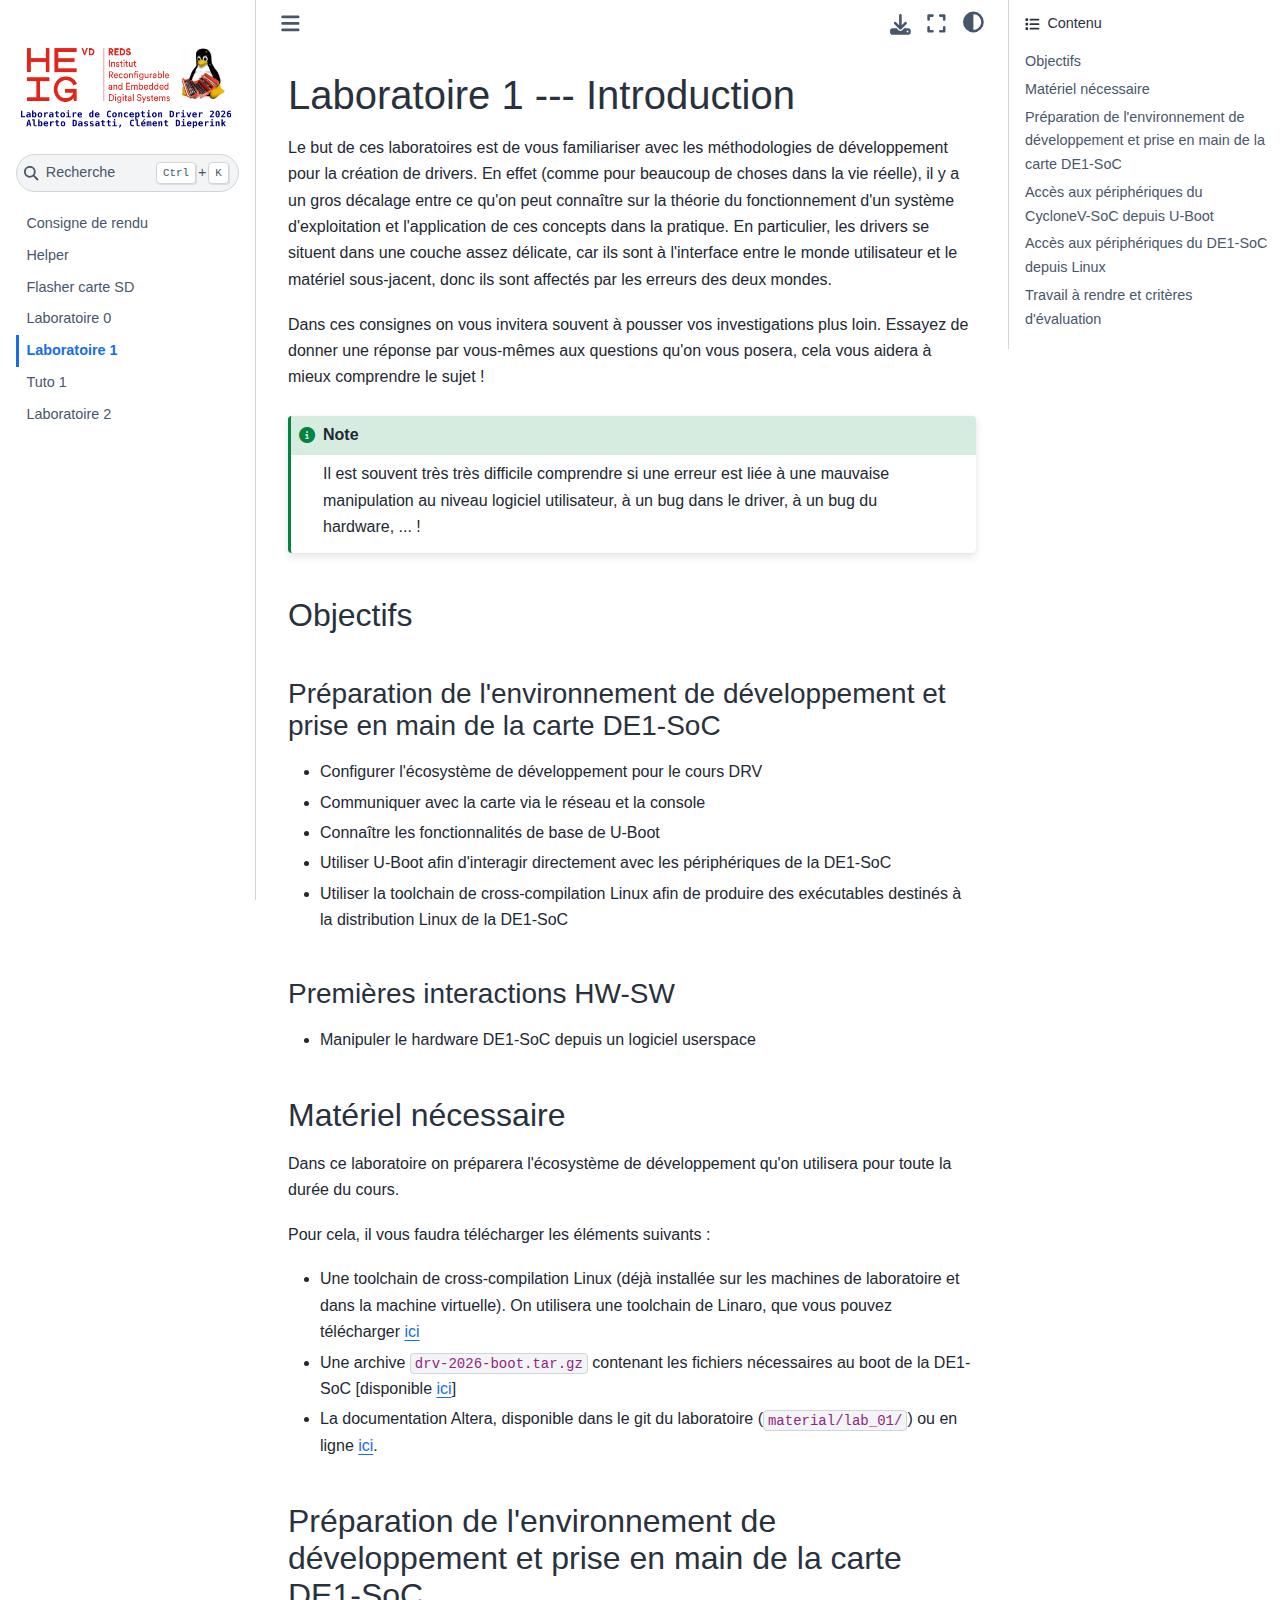
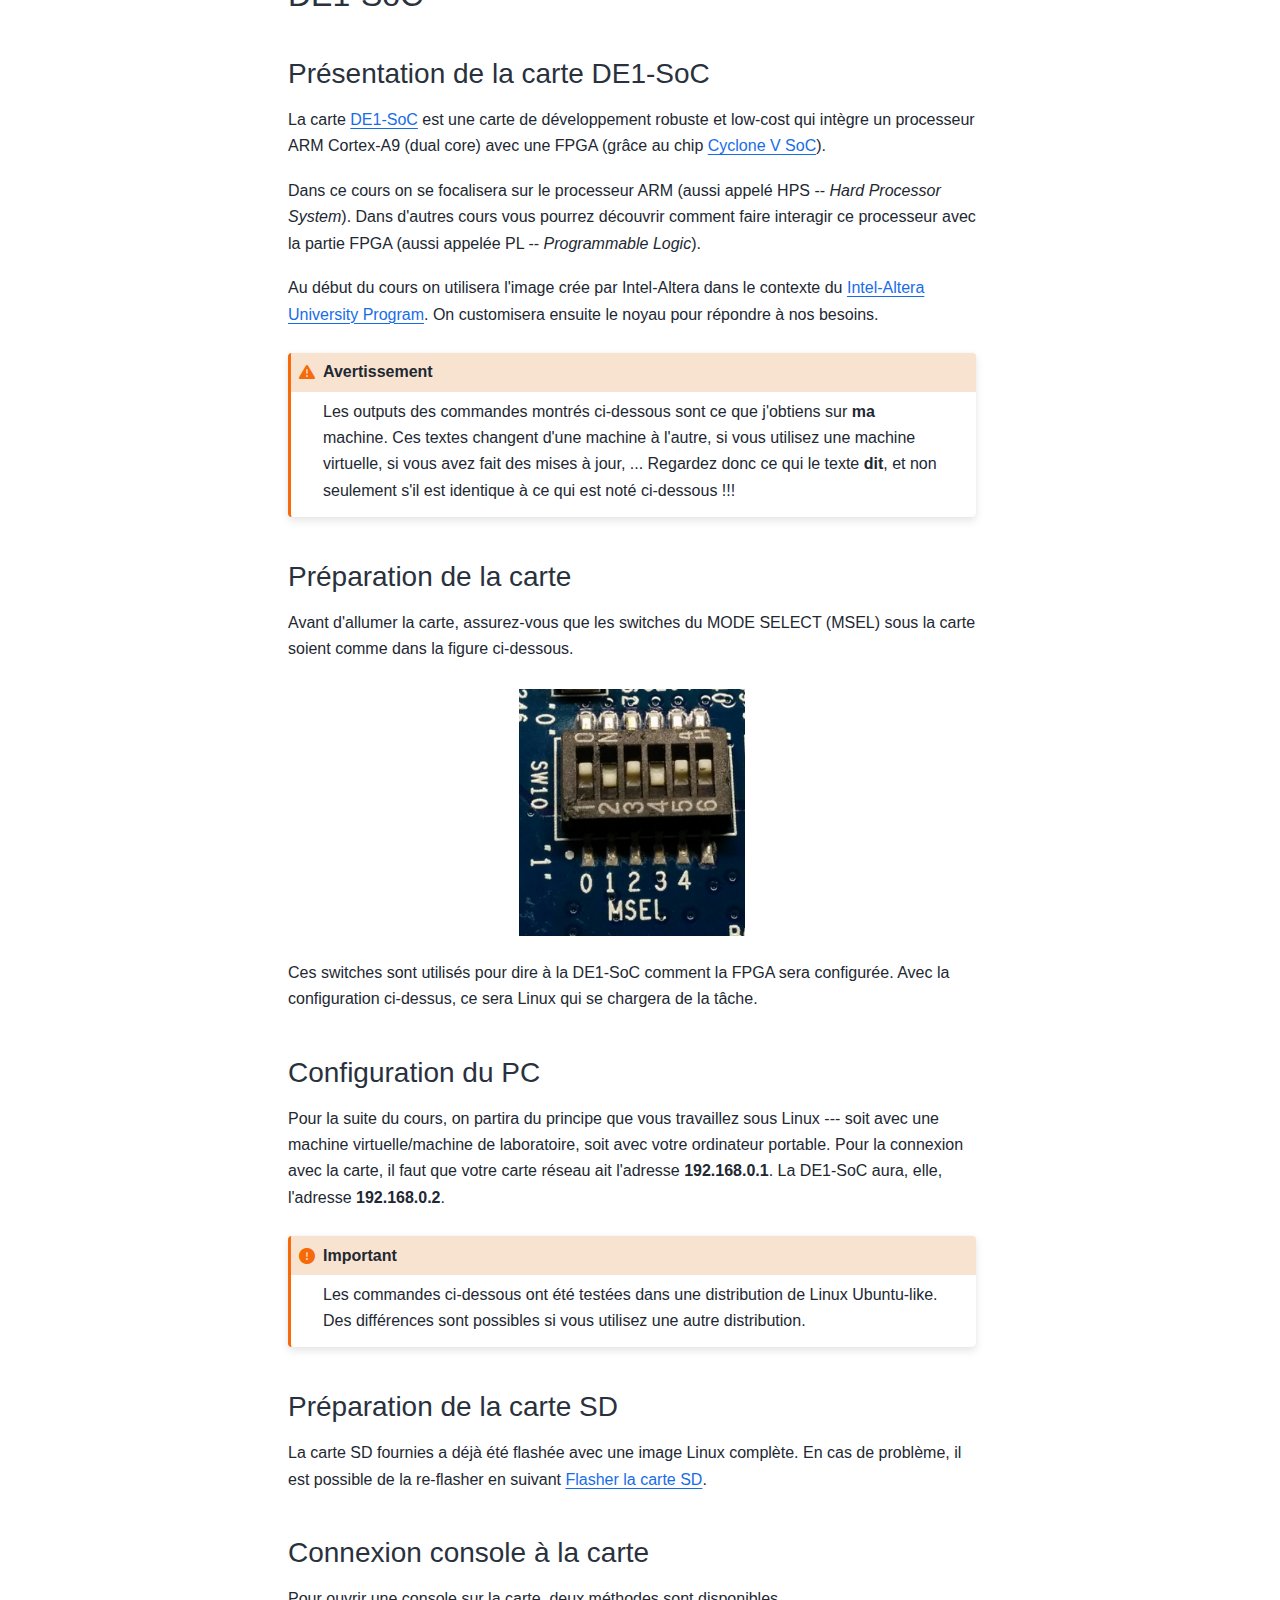
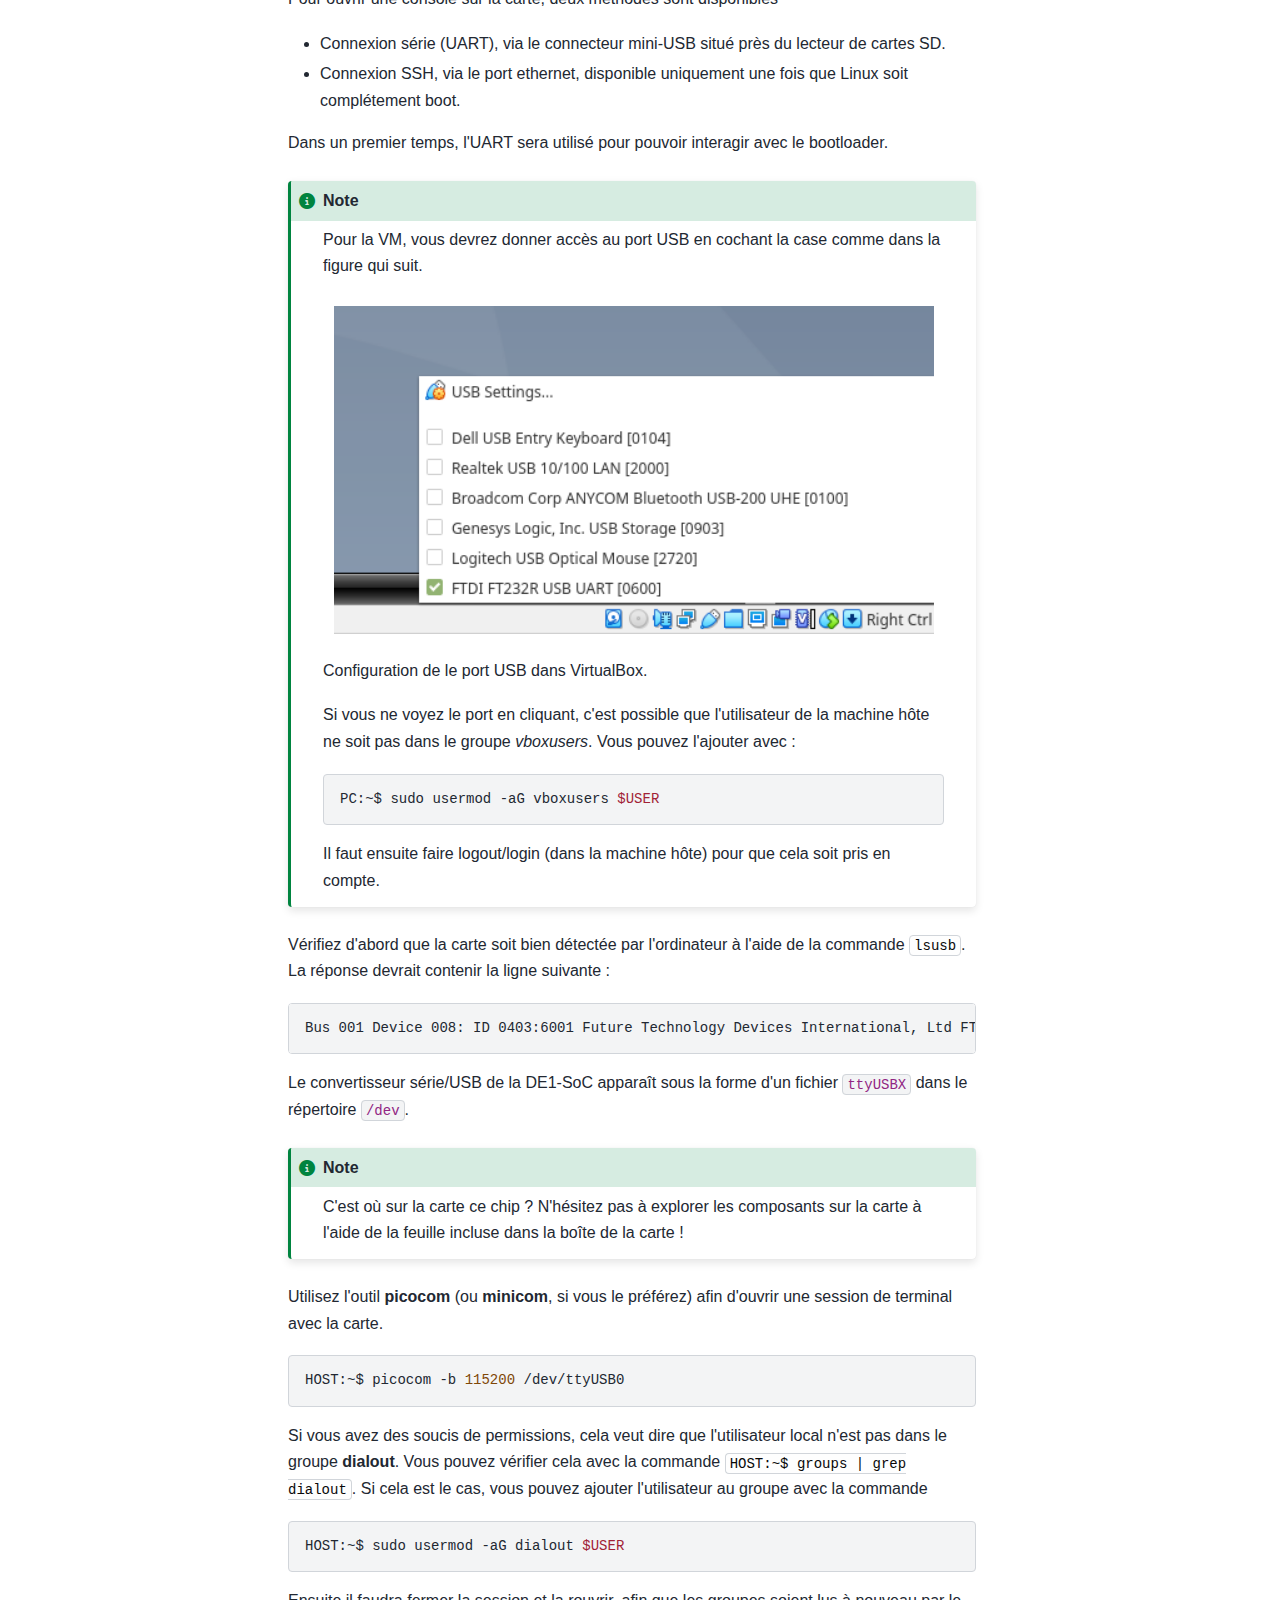
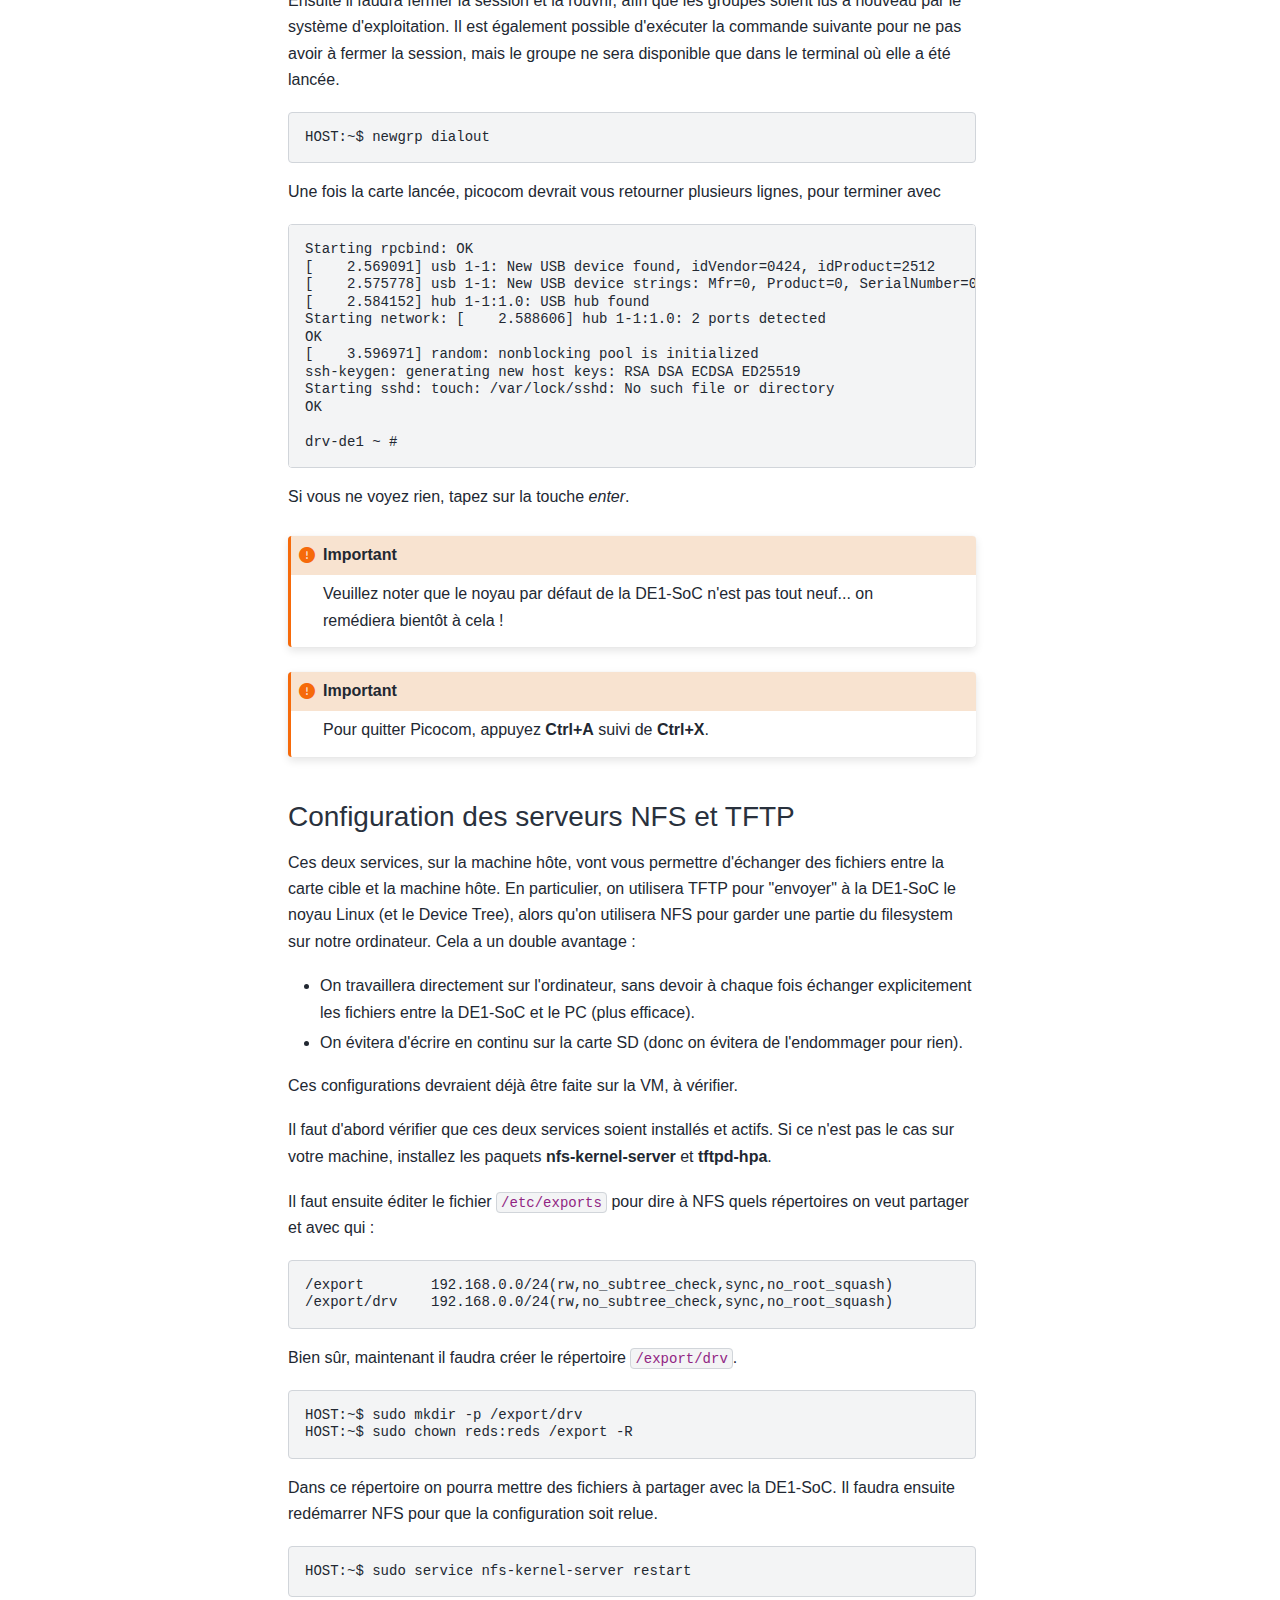
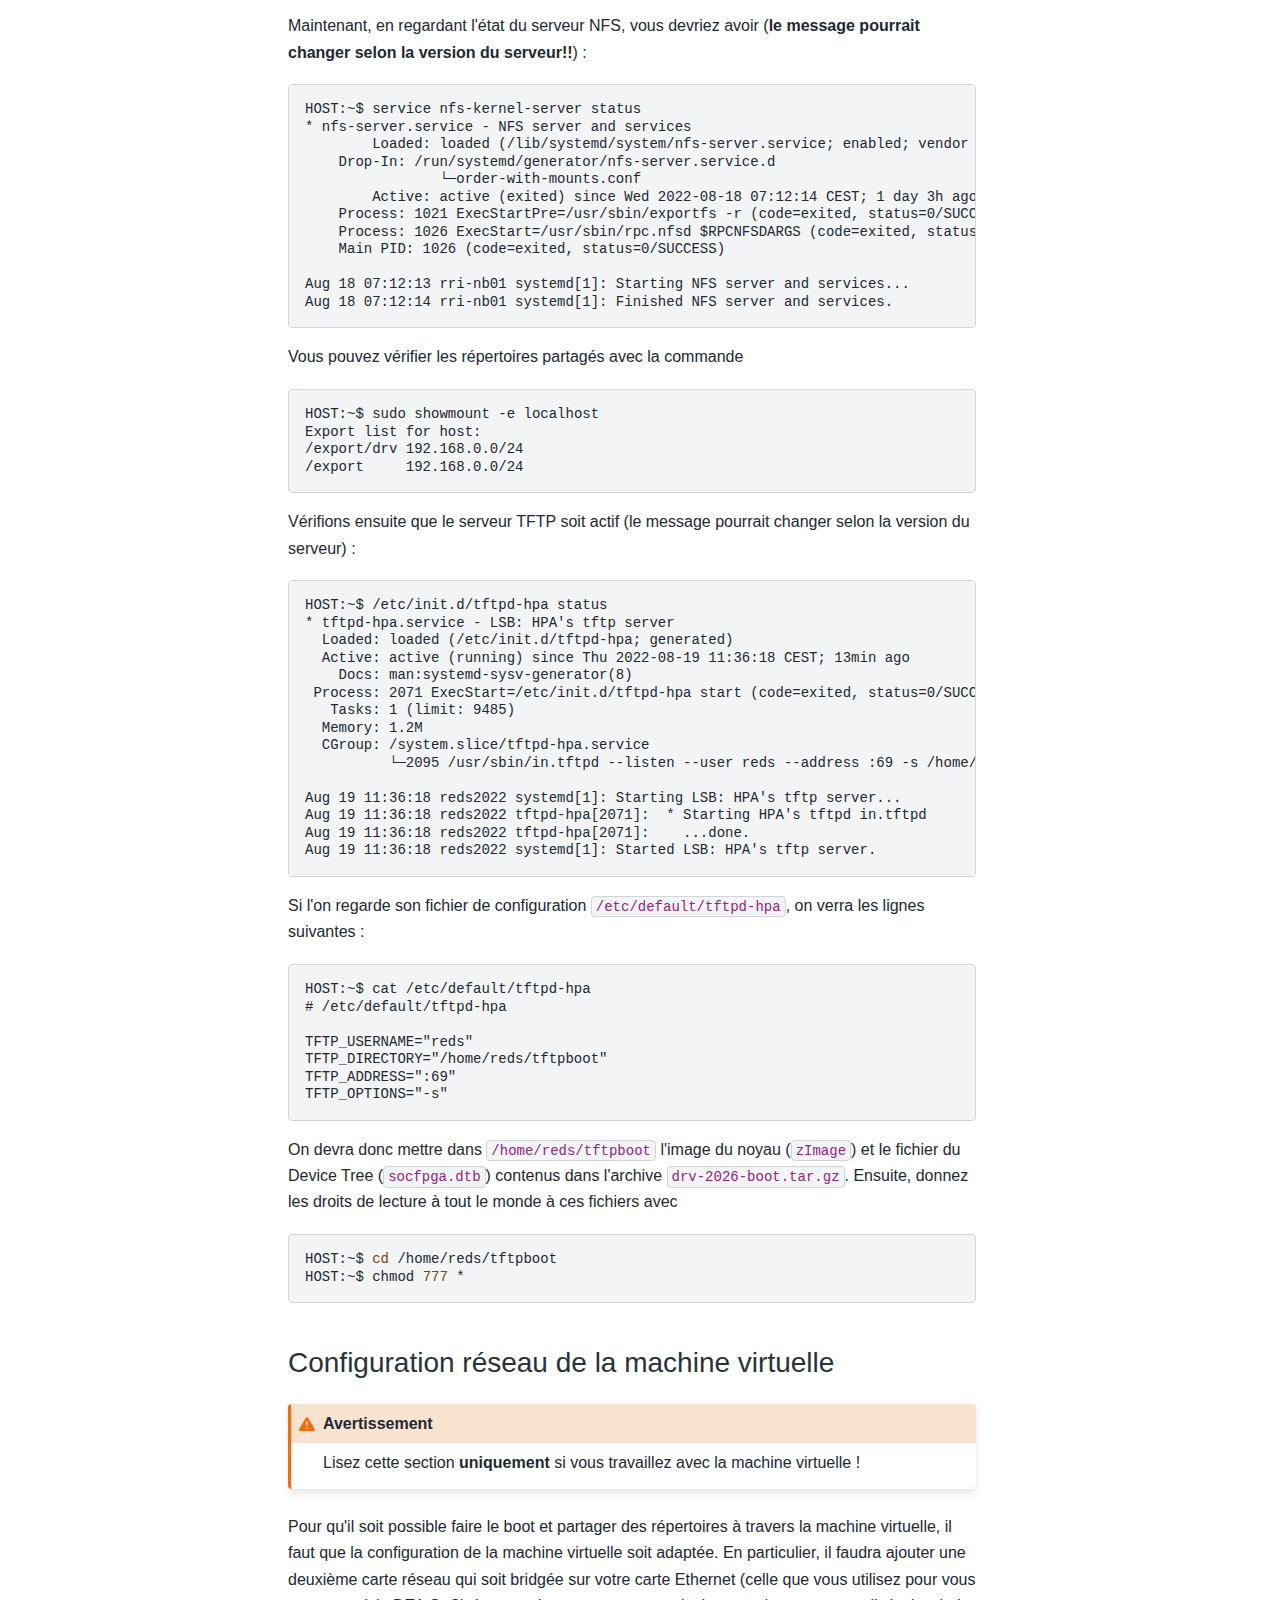
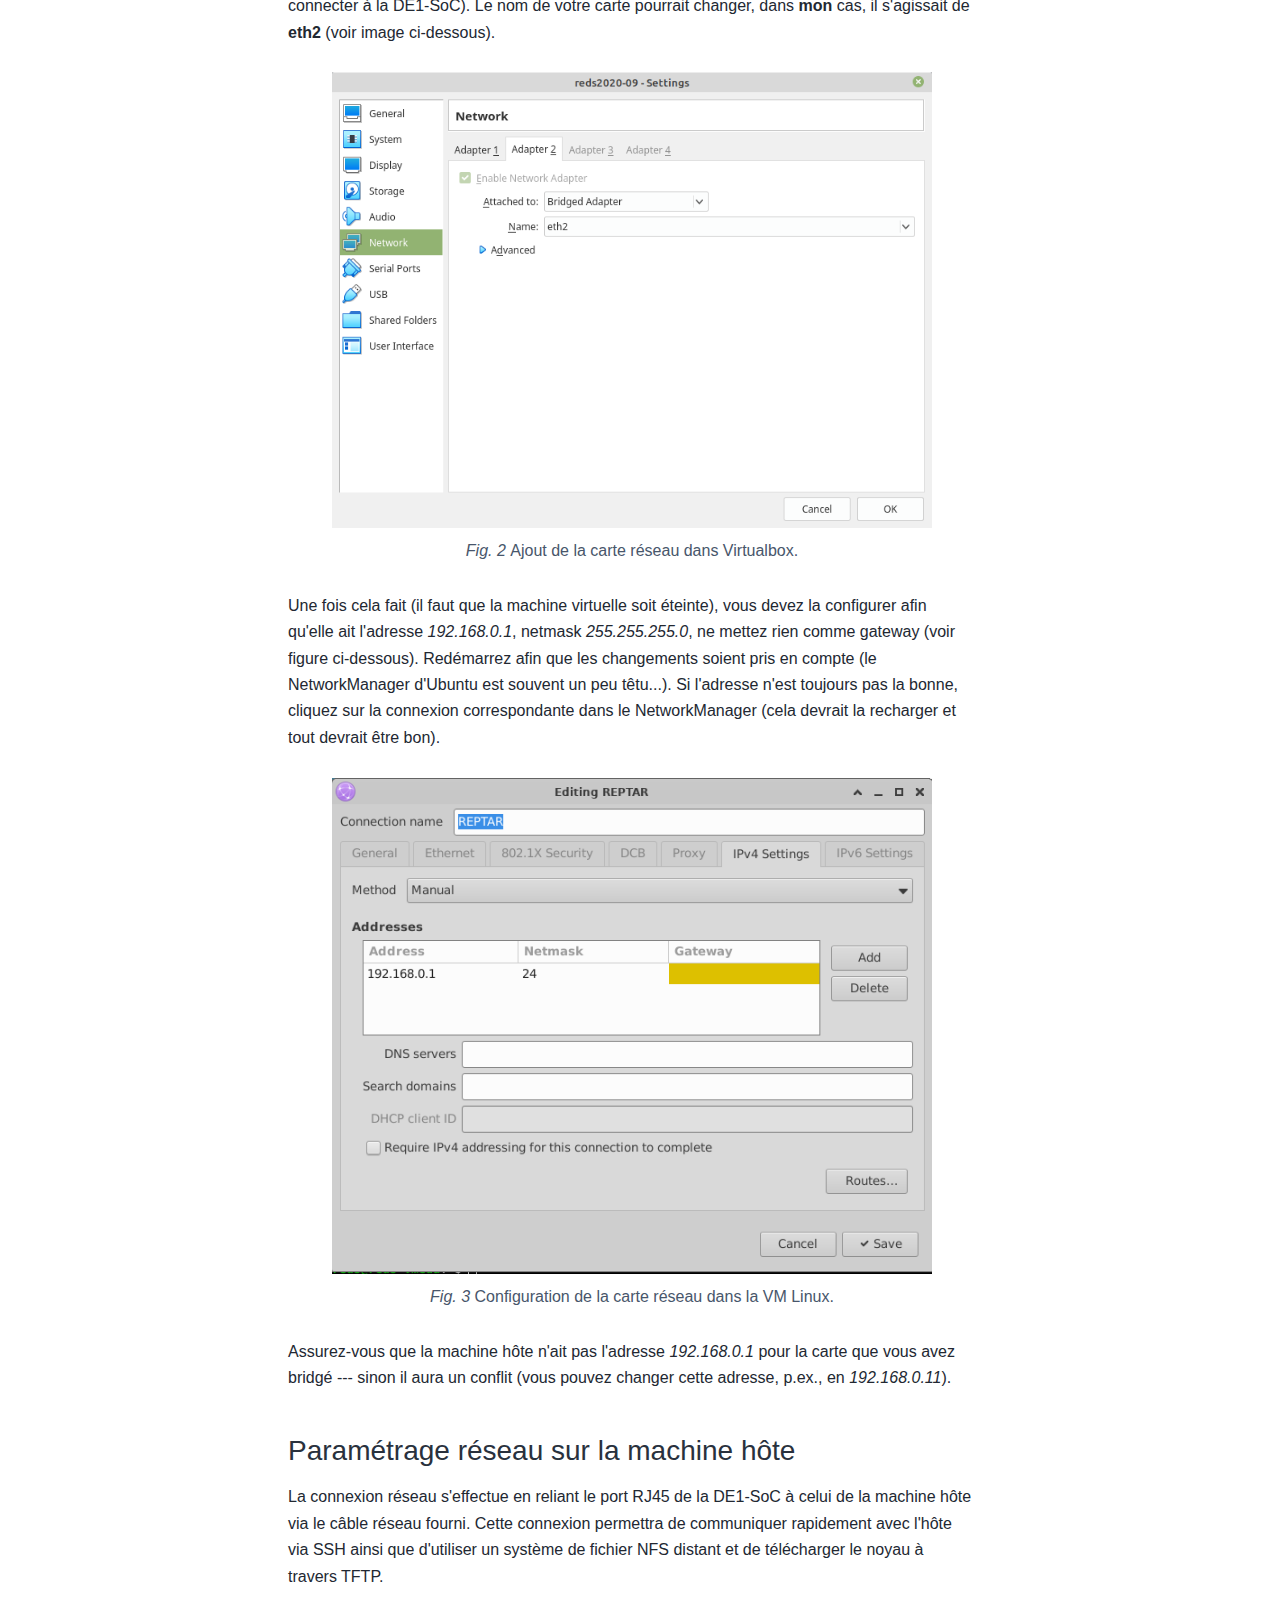
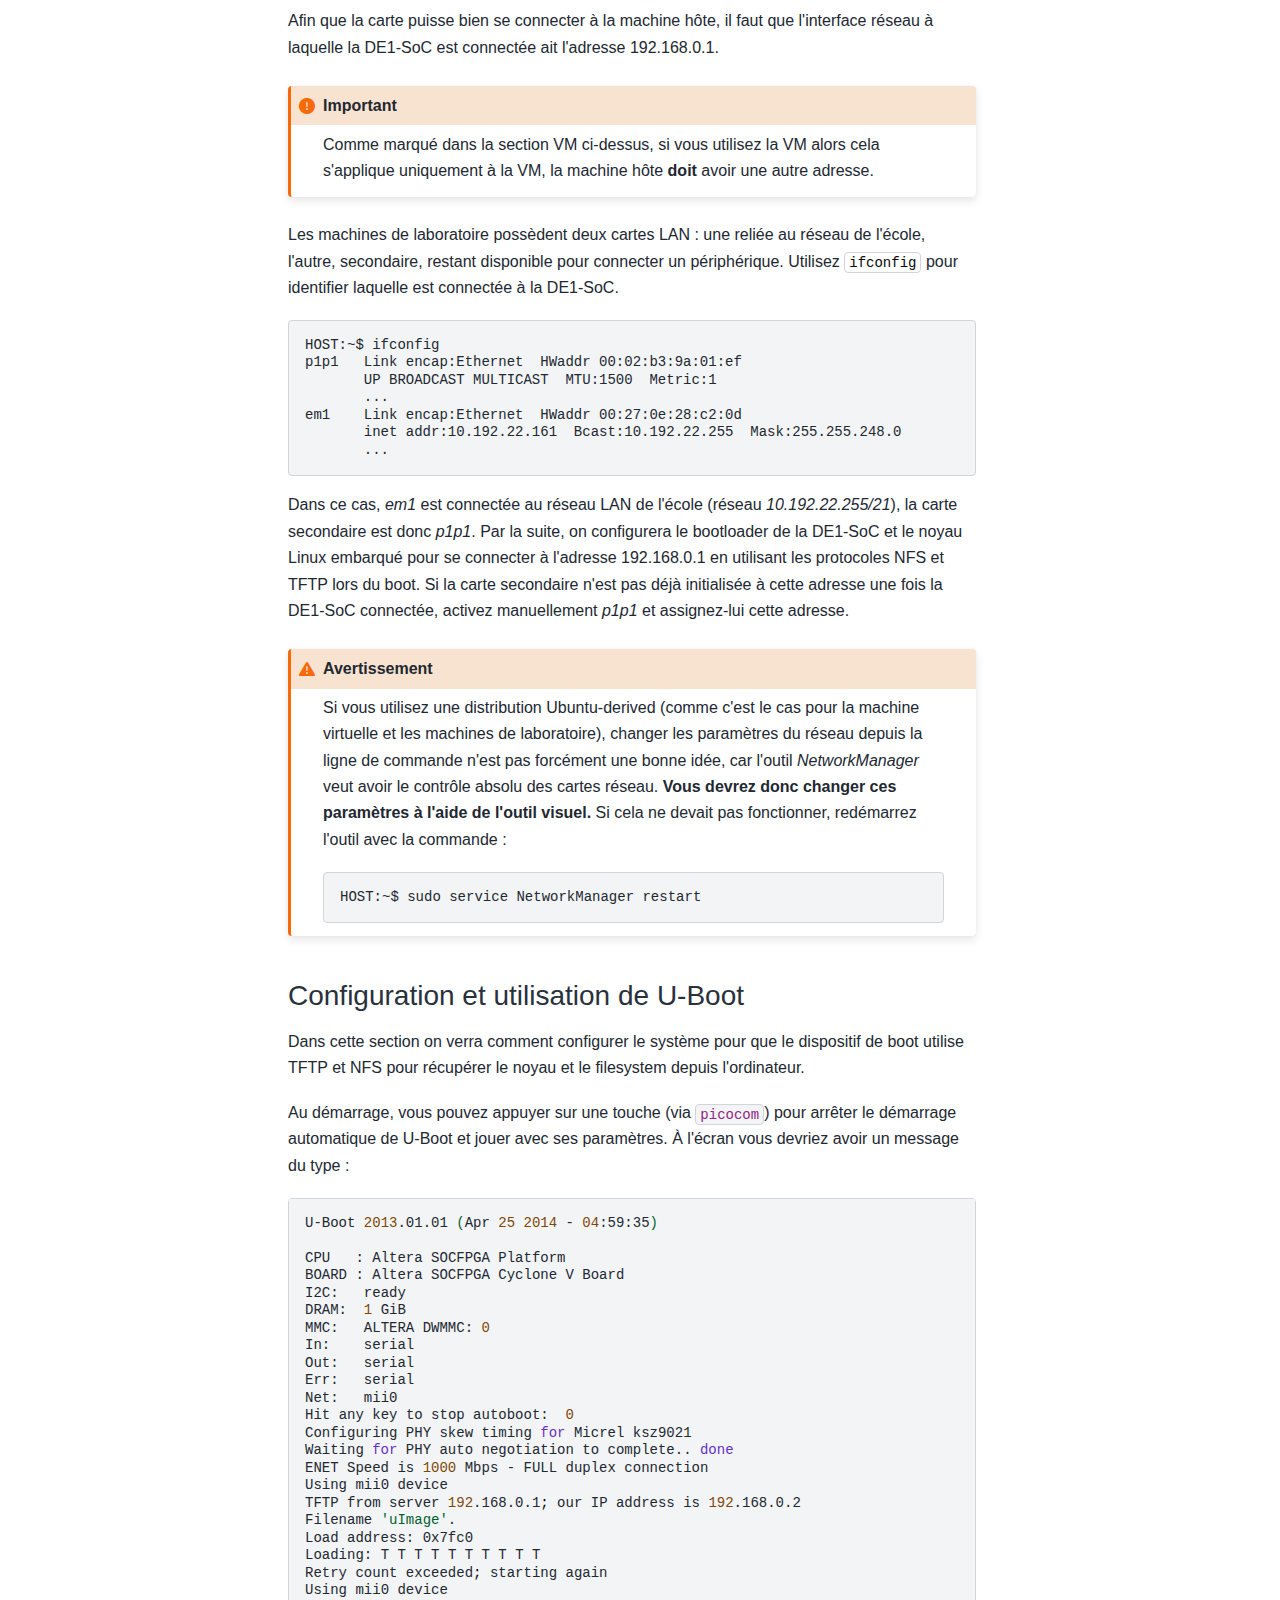
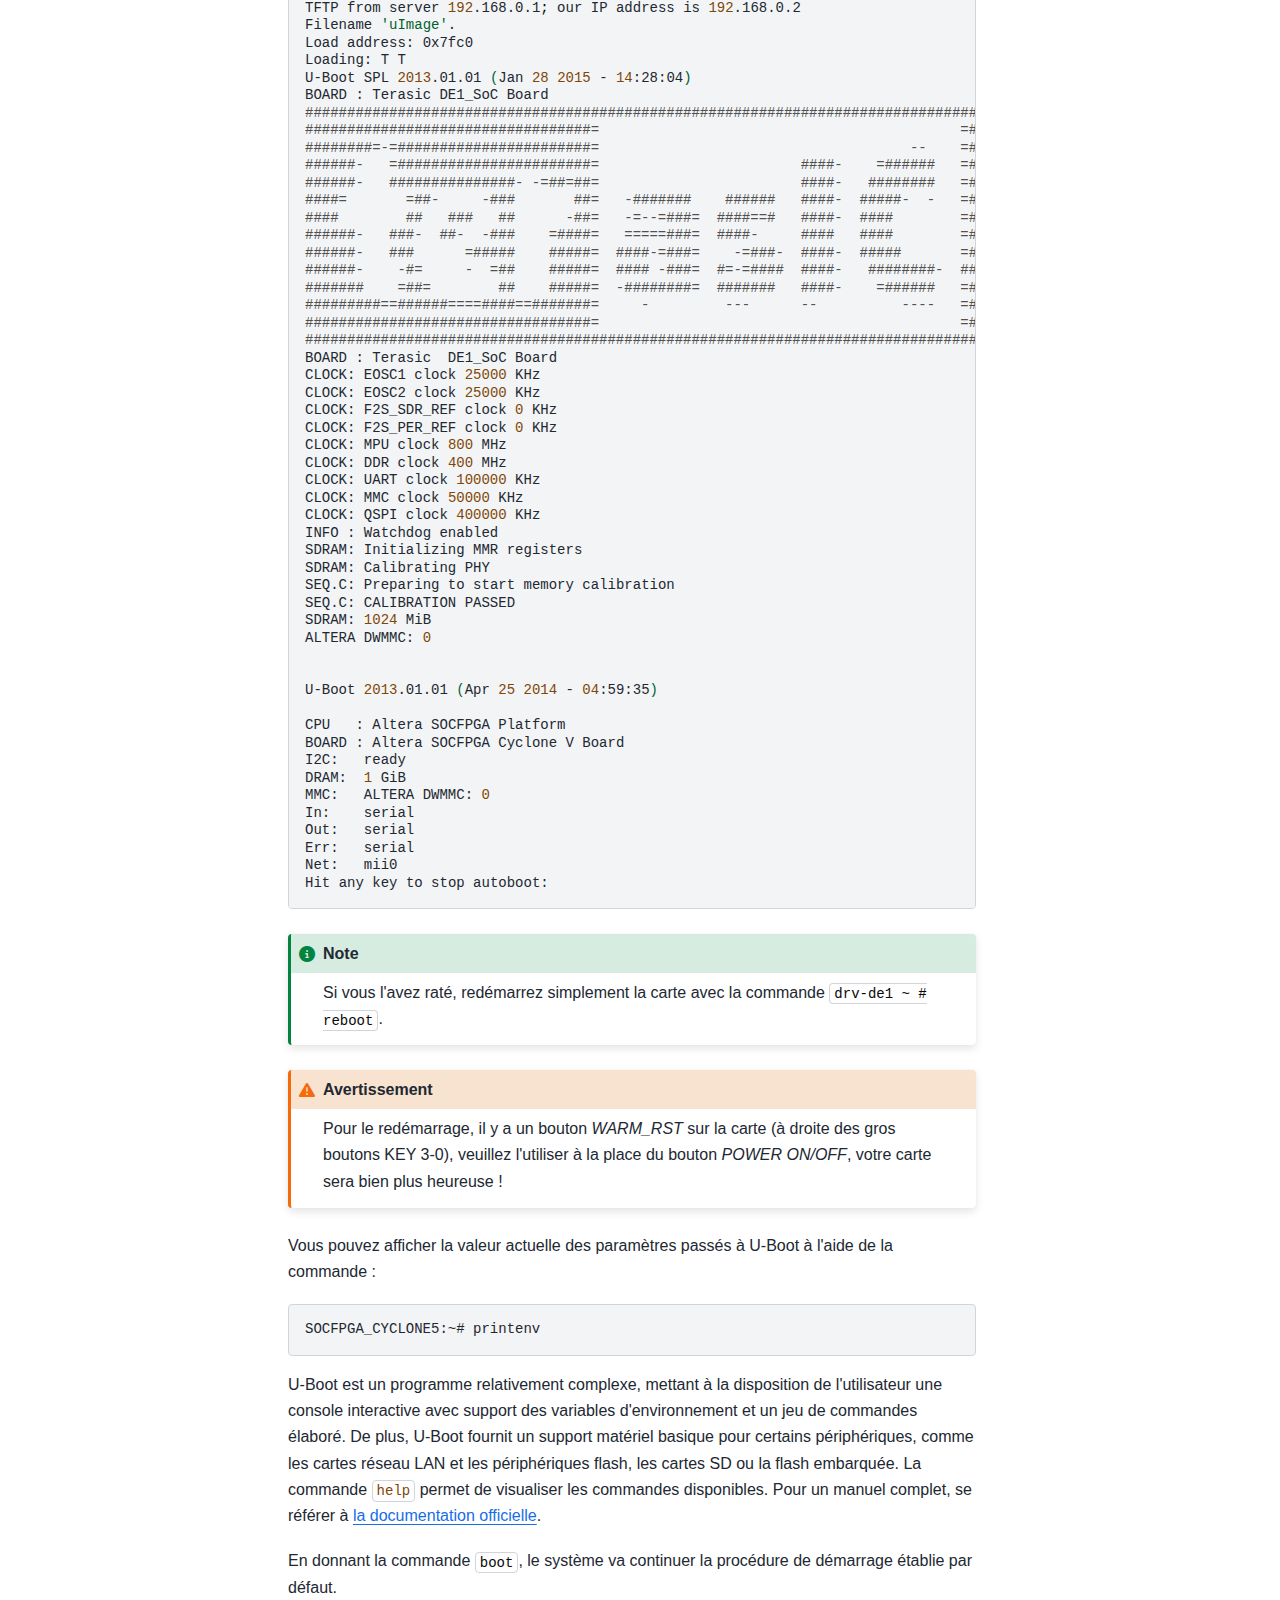
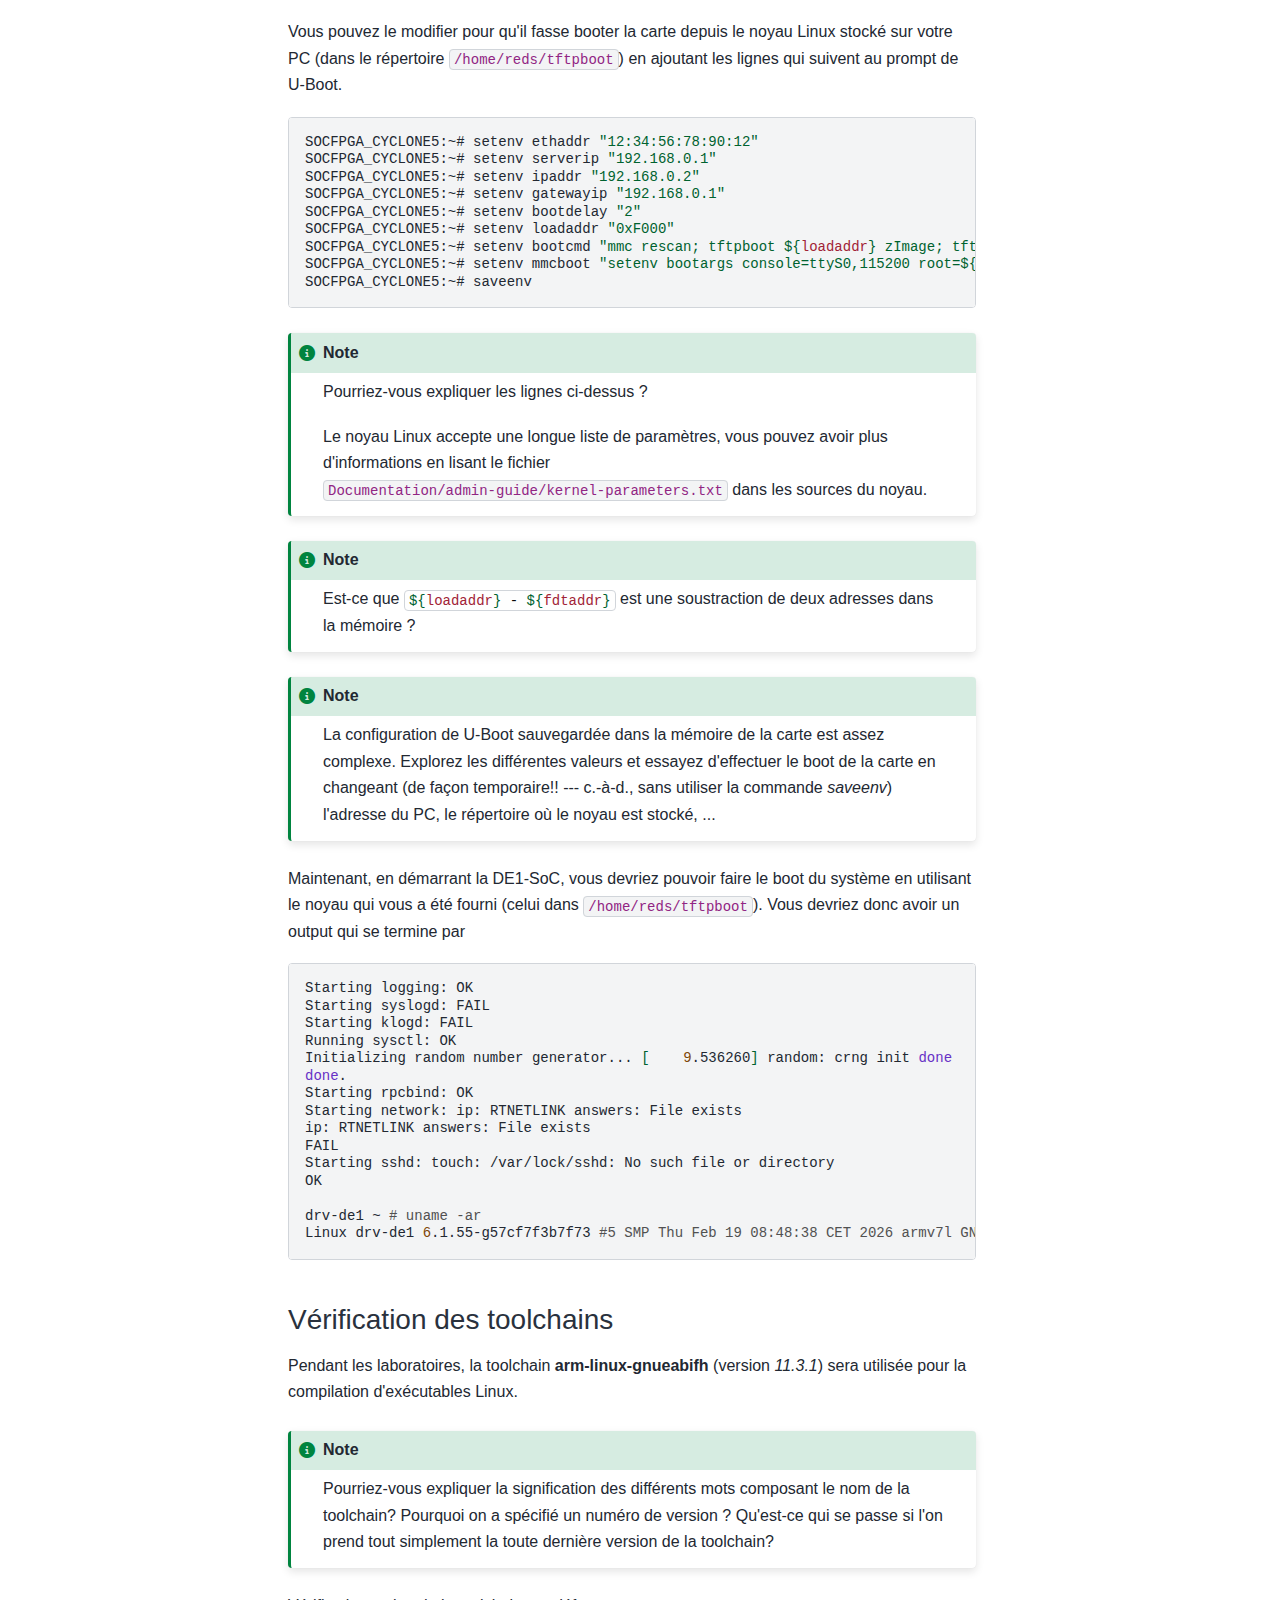
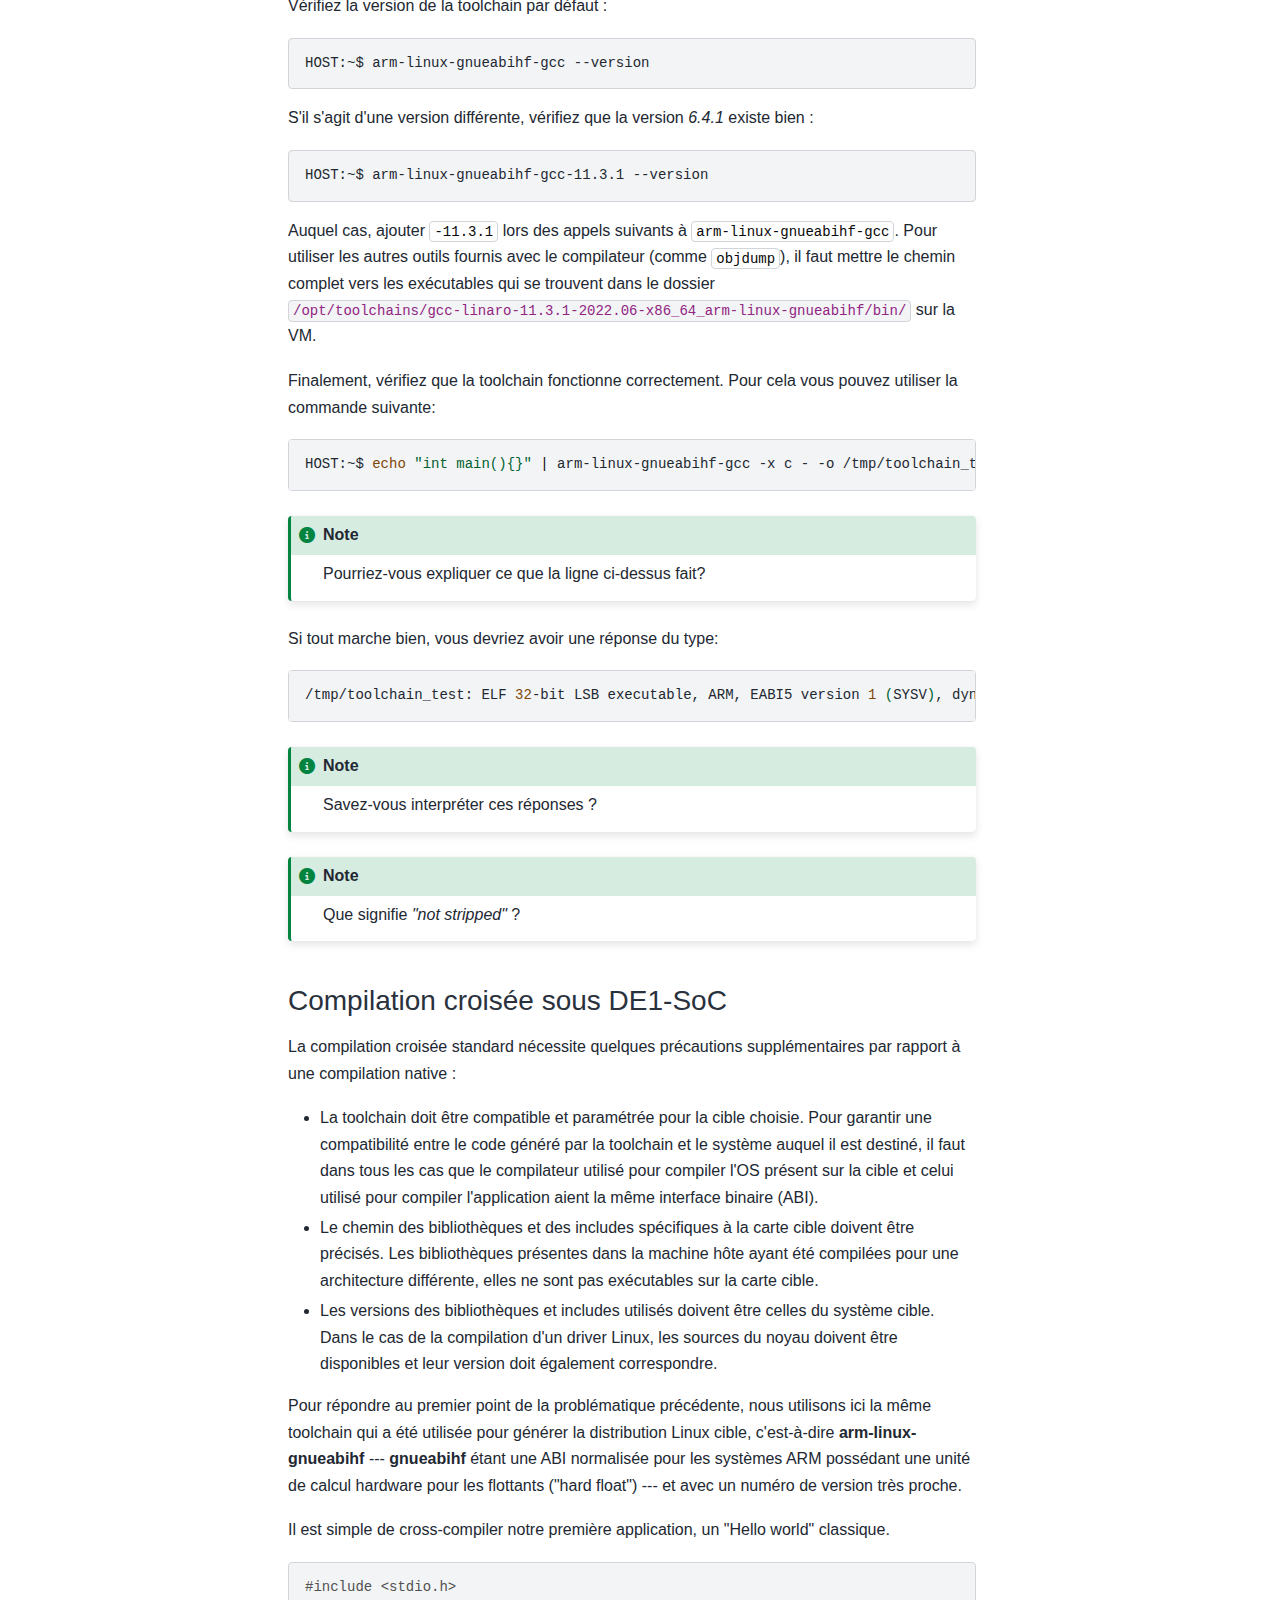
<file: docs/lab_01/lab_01.html>
<!DOCTYPE html>


<html lang="fr" data-content_root="../" >

  <head>
    <meta charset="utf-8" />
    <meta name="viewport" content="width=device-width, initial-scale=1.0" /><meta name="viewport" content="width=device-width, initial-scale=1" />

    <title>Laboratoire 1 --- Introduction &#8212; Documentation DRV 2025 </title>
  
  
  
  <script data-cfasync="false">
    document.documentElement.dataset.mode = localStorage.getItem("mode") || "";
    document.documentElement.dataset.theme = localStorage.getItem("theme") || "";
  </script>
  
  <!-- Loaded before other Sphinx assets -->
  <link href="../_static/styles/theme.css?digest=dfe6caa3a7d634c4db9b" rel="stylesheet" />
<link href="../_static/styles/bootstrap.css?digest=dfe6caa3a7d634c4db9b" rel="stylesheet" />
<link href="../_static/styles/pydata-sphinx-theme.css?digest=dfe6caa3a7d634c4db9b" rel="stylesheet" />

  
  <link href="../_static/vendor/fontawesome/6.5.2/css/all.min.css?digest=dfe6caa3a7d634c4db9b" rel="stylesheet" />
  <link rel="preload" as="font" type="font/woff2" crossorigin href="../_static/vendor/fontawesome/6.5.2/webfonts/fa-solid-900.woff2" />
<link rel="preload" as="font" type="font/woff2" crossorigin href="../_static/vendor/fontawesome/6.5.2/webfonts/fa-brands-400.woff2" />
<link rel="preload" as="font" type="font/woff2" crossorigin href="../_static/vendor/fontawesome/6.5.2/webfonts/fa-regular-400.woff2" />

    <link rel="stylesheet" type="text/css" href="../_static/pygments.css?v=03e43079" />
    <link rel="stylesheet" type="text/css" href="../_static/styles/sphinx-book-theme.css?v=eba8b062" />
    <link rel="stylesheet" type="text/css" href="../_static/color.css?v=8770e769" />
  
  <!-- Pre-loaded scripts that we'll load fully later -->
  <link rel="preload" as="script" href="../_static/scripts/bootstrap.js?digest=dfe6caa3a7d634c4db9b" />
<link rel="preload" as="script" href="../_static/scripts/pydata-sphinx-theme.js?digest=dfe6caa3a7d634c4db9b" />
  <script src="../_static/vendor/fontawesome/6.5.2/js/all.min.js?digest=dfe6caa3a7d634c4db9b"></script>

    <script src="../_static/documentation_options.js?v=72dce1d2"></script>
    <script src="../_static/doctools.js?v=9bcbadda"></script>
    <script src="../_static/sphinx_highlight.js?v=dc90522c"></script>
    <script src="../_static/scripts/sphinx-book-theme.js?v=887ef09a"></script>
    <script src="../_static/translations.js?v=e6b791cb"></script>
    <script>DOCUMENTATION_OPTIONS.pagename = 'lab_01/lab_01';</script>
    <link rel="index" title="Index" href="../genindex.html" />
    <link rel="search" title="Recherche" href="../search.html" />
    <link rel="next" title="Tutoriel 1 --- Prise en main" href="../tuto_01/tuto_01.html" />
    <link rel="prev" title="Laboratoire 0 --- Consolidation du langage C" href="../lab_00/lab_00.html" />
  <meta name="viewport" content="width=device-width, initial-scale=1"/>
  <meta name="docsearch:language" content="fr"/>
  </head>
  
  
  <body data-bs-spy="scroll" data-bs-target=".bd-toc-nav" data-offset="180" data-bs-root-margin="0px 0px -60%" data-default-mode="">

  
  
  <div id="pst-skip-link" class="skip-link d-print-none"><a href="#main-content">Passer au contenu principal</a></div>
  
  <div id="pst-scroll-pixel-helper"></div>
  
  <button type="button" class="btn rounded-pill" id="pst-back-to-top">
    <i class="fa-solid fa-arrow-up"></i>Haut de page</button>

  
  <input type="checkbox"
          class="sidebar-toggle"
          id="pst-primary-sidebar-checkbox"/>
  <label class="overlay overlay-primary" for="pst-primary-sidebar-checkbox"></label>
  
  <input type="checkbox"
          class="sidebar-toggle"
          id="pst-secondary-sidebar-checkbox"/>
  <label class="overlay overlay-secondary" for="pst-secondary-sidebar-checkbox"></label>
  
  <div class="search-button__wrapper">
    <div class="search-button__overlay"></div>
    <div class="search-button__search-container">
<form class="bd-search d-flex align-items-center"
      action="../search.html"
      method="get">
  <i class="fa-solid fa-magnifying-glass"></i>
  <input type="search"
         class="form-control"
         name="q"
         id="search-input"
         placeholder="Search..."
         aria-label="Search..."
         autocomplete="off"
         autocorrect="off"
         autocapitalize="off"
         spellcheck="false"/>
  <span class="search-button__kbd-shortcut"><kbd class="kbd-shortcut__modifier">Ctrl</kbd>+<kbd>K</kbd></span>
</form></div>
  </div>

  <div class="pst-async-banner-revealer d-none">
  <aside id="bd-header-version-warning" class="d-none d-print-none" aria-label="Version warning"></aside>
</div>

  
    <header class="bd-header navbar navbar-expand-lg bd-navbar d-print-none">
    </header>
  

  <div class="bd-container">
    <div class="bd-container__inner bd-page-width">
      
      
      
      <div class="bd-sidebar-primary bd-sidebar">
        

  
  <div class="sidebar-header-items sidebar-primary__section">
    
    
    
    
  </div>
  
    <div class="sidebar-primary-items__start sidebar-primary__section">
        <div class="sidebar-primary-item">

  
    
  

<a class="navbar-brand logo" href="../index.html">
  
  
  
  
  
    
    
      
    
    
    <img src="../_static/logo_drv.png" class="logo__image only-light" alt="Documentation DRV 2025  - Home"/>
    <script>document.write(`<img src="../_static/logo_drv.png" class="logo__image only-dark" alt="Documentation DRV 2025  - Home"/>`);</script>
  
  
</a></div>
        <div class="sidebar-primary-item">

 <script>
 document.write(`
   <button class="btn search-button-field search-button__button" title="Recherche" aria-label="Recherche" data-bs-placement="bottom" data-bs-toggle="tooltip">
    <i class="fa-solid fa-magnifying-glass"></i>
    <span class="search-button__default-text">Recherche</span>
    <span class="search-button__kbd-shortcut"><kbd class="kbd-shortcut__modifier">Ctrl</kbd>+<kbd class="kbd-shortcut__modifier">K</kbd></span>
   </button>
 `);
 </script></div>
        <div class="sidebar-primary-item"><nav class="bd-links bd-docs-nav" aria-label="Main">
    <div class="bd-toc-item navbar-nav active">
        <ul class="current nav bd-sidenav">
<li class="toctree-l1"><a class="reference internal" href="../helper/eval_criterion.html">Consigne de rendu</a></li>
<li class="toctree-l1"><a class="reference internal" href="../helper/helper.html">Helper</a></li>
<li class="toctree-l1"><a class="reference internal" href="../helper/flash_sd.html">Flasher carte SD</a></li>
<li class="toctree-l1"><a class="reference internal" href="../lab_00/lab_00.html">Laboratoire 0</a></li>
<li class="toctree-l1 current active"><a class="current reference internal" href="#">Laboratoire 1</a></li>
<li class="toctree-l1"><a class="reference internal" href="../tuto_01/tuto_01.html">Tuto 1</a></li>
<li class="toctree-l1"><a class="reference internal" href="../lab_02/lab_02.html">Laboratoire 2</a></li>
</ul>

    </div>
</nav></div>
    </div>
  
  
  <div class="sidebar-primary-items__end sidebar-primary__section">
  </div>
  
  <div id="rtd-footer-container"></div>


      </div>
      
      <main id="main-content" class="bd-main" role="main">
        
        

<div class="sbt-scroll-pixel-helper"></div>

          <div class="bd-content">
            <div class="bd-article-container">
              
              <div class="bd-header-article d-print-none">
<div class="header-article-items header-article__inner">
  
    <div class="header-article-items__start">
      
        <div class="header-article-item"><button class="sidebar-toggle primary-toggle btn btn-sm" title="Toggle primary sidebar" data-bs-placement="bottom" data-bs-toggle="tooltip">
  <span class="fa-solid fa-bars"></span>
</button></div>
      
    </div>
  
  
    <div class="header-article-items__end">
      
        <div class="header-article-item">

<div class="article-header-buttons">





<div class="dropdown dropdown-download-buttons">
  <button class="btn dropdown-toggle" type="button" data-bs-toggle="dropdown" aria-expanded="false" aria-label="Téléchargez cette page">
    <i class="fas fa-download"></i>
  </button>
  <ul class="dropdown-menu">
      
      
      
      <li><a href="../_sources/lab_01/lab_01.rst" target="_blank"
   class="btn btn-sm btn-download-source-button dropdown-item"
   title="Télécharger le fichier source"
   data-bs-placement="left" data-bs-toggle="tooltip"
>
  

<span class="btn__icon-container">
  <i class="fas fa-file"></i>
  </span>
<span class="btn__text-container">.rst</span>
</a>
</li>
      
      
      
      
      <li>
<button onclick="window.print()"
  class="btn btn-sm btn-download-pdf-button dropdown-item"
  title="Imprimer au format PDF"
  data-bs-placement="left" data-bs-toggle="tooltip"
>
  

<span class="btn__icon-container">
  <i class="fas fa-file-pdf"></i>
  </span>
<span class="btn__text-container">.pdf</span>
</button>
</li>
      
  </ul>
</div>




<button onclick="toggleFullScreen()"
  class="btn btn-sm btn-fullscreen-button"
  title="Mode plein écran"
  data-bs-placement="bottom" data-bs-toggle="tooltip"
>
  

<span class="btn__icon-container">
  <i class="fas fa-expand"></i>
  </span>

</button>



<script>
document.write(`
  <button class="btn btn-sm nav-link pst-navbar-icon theme-switch-button" title="clair/sombre" aria-label="clair/sombre" data-bs-placement="bottom" data-bs-toggle="tooltip">
    <i class="theme-switch fa-solid fa-sun fa-lg" data-mode="light"></i>
    <i class="theme-switch fa-solid fa-moon fa-lg" data-mode="dark"></i>
    <i class="theme-switch fa-solid fa-circle-half-stroke fa-lg" data-mode="auto"></i>
  </button>
`);
</script>


<script>
document.write(`
  <button class="btn btn-sm pst-navbar-icon search-button search-button__button" title="Recherche" aria-label="Recherche" data-bs-placement="bottom" data-bs-toggle="tooltip">
    <i class="fa-solid fa-magnifying-glass fa-lg"></i>
  </button>
`);
</script>
<button class="sidebar-toggle secondary-toggle btn btn-sm" title="Toggle secondary sidebar" data-bs-placement="bottom" data-bs-toggle="tooltip">
    <span class="fa-solid fa-list"></span>
</button>
</div></div>
      
    </div>
  
</div>
</div>
              
              

<div id="jb-print-docs-body" class="onlyprint">
    <h1>Laboratoire 1 --- Introduction</h1>
    <!-- Table of contents -->
    <div id="print-main-content">
        <div id="jb-print-toc">
            
            <div>
                <h2> Contenu </h2>
            </div>
            <nav aria-label="Page">
                <ul class="visible nav section-nav flex-column">
<li class="toc-h2 nav-item toc-entry"><a class="reference internal nav-link" href="#objectifs">Objectifs</a><ul class="nav section-nav flex-column">
<li class="toc-h3 nav-item toc-entry"><a class="reference internal nav-link" href="#preparation-de-l-environnement-de-developpement-et-prise-en-main-de-la-carte-de1-soc">Préparation de l'environnement de développement et prise en main de la carte DE1-SoC</a></li>
<li class="toc-h3 nav-item toc-entry"><a class="reference internal nav-link" href="#premieres-interactions-hw-sw">Premières interactions HW-SW</a></li>
</ul>
</li>
<li class="toc-h2 nav-item toc-entry"><a class="reference internal nav-link" href="#materiel-necessaire">Matériel nécessaire</a></li>
<li class="toc-h2 nav-item toc-entry"><a class="reference internal nav-link" href="#id1">Préparation de l'environnement de développement et prise en main de la carte DE1-SoC</a><ul class="nav section-nav flex-column">
<li class="toc-h3 nav-item toc-entry"><a class="reference internal nav-link" href="#presentation-de-la-carte-de1-soc">Présentation de la carte DE1-SoC</a></li>
<li class="toc-h3 nav-item toc-entry"><a class="reference internal nav-link" href="#preparation-de-la-carte">Préparation de la carte</a></li>
<li class="toc-h3 nav-item toc-entry"><a class="reference internal nav-link" href="#configuration-du-pc">Configuration du PC</a></li>
<li class="toc-h3 nav-item toc-entry"><a class="reference internal nav-link" href="#preparation-de-la-carte-sd">Préparation de la carte SD</a></li>
<li class="toc-h3 nav-item toc-entry"><a class="reference internal nav-link" href="#connexion-console-a-la-carte">Connexion console à la carte</a></li>
<li class="toc-h3 nav-item toc-entry"><a class="reference internal nav-link" href="#configuration-des-serveurs-nfs-et-tftp">Configuration des serveurs NFS et TFTP</a></li>
<li class="toc-h3 nav-item toc-entry"><a class="reference internal nav-link" href="#configuration-reseau-de-la-machine-virtuelle">Configuration réseau de la machine virtuelle</a></li>
<li class="toc-h3 nav-item toc-entry"><a class="reference internal nav-link" href="#parametrage-reseau-sur-la-machine-hote">Paramétrage réseau sur la machine hôte</a></li>
<li class="toc-h3 nav-item toc-entry"><a class="reference internal nav-link" href="#configuration-et-utilisation-de-u-boot">Configuration et utilisation de U-Boot</a></li>
<li class="toc-h3 nav-item toc-entry"><a class="reference internal nav-link" href="#verification-des-toolchains">Vérification des toolchains</a></li>
<li class="toc-h3 nav-item toc-entry"><a class="reference internal nav-link" href="#compilation-croisee-sous-de1-soc">Compilation croisée sous DE1-SoC</a></li>
</ul>
</li>
<li class="toc-h2 nav-item toc-entry"><a class="reference internal nav-link" href="#acces-aux-peripheriques-du-cyclonev-soc-depuis-u-boot">Accès aux périphériques du CycloneV-SoC depuis U-Boot</a><ul class="nav section-nav flex-column">
<li class="toc-h3 nav-item toc-entry"><a class="reference internal nav-link" href="#exemple">Exemple</a></li>
</ul>
</li>
<li class="toc-h2 nav-item toc-entry"><a class="reference internal nav-link" href="#acces-aux-peripheriques-du-de1-soc-depuis-linux">Accès aux périphériques du DE1-SoC depuis Linux</a></li>
<li class="toc-h2 nav-item toc-entry"><a class="reference internal nav-link" href="#travail-a-rendre-et-criteres-d-evaluation">Travail à rendre et critères d'évaluation</a></li>
</ul>
            </nav>
        </div>
    </div>
</div>

              
                
<div id="searchbox"></div>
                <article class="bd-article">
                  
  <section id="laboratoire-1-introduction">
<span id="laboratoire1"></span><h1>Laboratoire 1 --- Introduction<a class="headerlink" href="#laboratoire-1-introduction" title="Lien vers cette rubrique">#</a></h1>
<p>Le but de ces laboratoires est de vous familiariser avec les méthodologies de développement pour la création de drivers.
En effet (comme pour beaucoup de choses dans la vie réelle), il y a un gros décalage entre ce qu'on peut connaître sur la
théorie du fonctionnement d'un système d'exploitation et l'application de ces concepts dans la pratique.
En particulier, les drivers se situent dans une couche assez délicate, car ils sont à l'interface entre le monde utilisateur et le
matériel sous-jacent, donc ils sont affectés par les erreurs des deux mondes.</p>
<p>Dans ces consignes on vous invitera souvent à pousser vos investigations plus loin.
Essayez de donner une réponse par vous-mêmes aux questions qu'on vous posera,
cela vous aidera à mieux comprendre le sujet !</p>
<div class="admonition note">
<p class="admonition-title">Note</p>
<p>Il est souvent très très difficile comprendre si une erreur est liée à une mauvaise manipulation au niveau logiciel utilisateur,
à un bug dans le driver, à un bug du hardware, ... !</p>
</div>
<section id="objectifs">
<h2>Objectifs<a class="headerlink" href="#objectifs" title="Lien vers cette rubrique">#</a></h2>
<section id="preparation-de-l-environnement-de-developpement-et-prise-en-main-de-la-carte-de1-soc">
<h3>Préparation de l'environnement de développement et prise en main de la carte DE1-SoC<a class="headerlink" href="#preparation-de-l-environnement-de-developpement-et-prise-en-main-de-la-carte-de1-soc" title="Lien vers cette rubrique">#</a></h3>
<ul class="simple">
<li><p>Configurer l'écosystème de développement pour le cours DRV</p></li>
<li><p>Communiquer avec la carte via le réseau et la console</p></li>
<li><p>Connaître les fonctionnalités de base de U-Boot</p></li>
<li><p>Utiliser U-Boot afin d'interagir directement avec les périphériques de la DE1-SoC</p></li>
<li><p>Utiliser la toolchain de cross-compilation Linux afin de produire des exécutables destinés à la distribution Linux de la DE1-SoC</p></li>
</ul>
</section>
<section id="premieres-interactions-hw-sw">
<h3>Premières interactions HW-SW<a class="headerlink" href="#premieres-interactions-hw-sw" title="Lien vers cette rubrique">#</a></h3>
<ul class="simple">
<li><p>Manipuler le hardware DE1-SoC depuis un logiciel userspace</p></li>
</ul>
</section>
</section>
<section id="materiel-necessaire">
<h2>Matériel nécessaire<a class="headerlink" href="#materiel-necessaire" title="Lien vers cette rubrique">#</a></h2>
<p>Dans ce laboratoire on préparera l'écosystème de développement qu'on utilisera pour toute la durée du cours.</p>
<p>Pour cela, il vous faudra télécharger les éléments suivants :</p>
<ul class="simple">
<li><p>Une toolchain de cross-compilation Linux (déjà installée sur les machines de laboratoire et dans la
machine virtuelle). On utilisera une toolchain de Linaro, que vous pouvez
télécharger <a class="reference external" href="http://reds-data.heig-vd.ch/cours/2026_drv/linaro-arm-linux-gnueabihf-11.3.1.tar.gz">ici</a></p></li>
<li><p>Une archive <code class="file docutils literal notranslate"><span class="pre">drv-2026-boot.tar.gz</span></code> contenant les fichiers nécessaires au boot de la DE1-SoC [disponible <a class="reference external" href="http://reds-data.heig-vd.ch/cours/2026_drv/drv-2026-boot.tar.gz">ici</a>]</p></li>
<li><p>La documentation Altera, disponible dans le git du laboratoire (<code class="file docutils literal notranslate"><span class="pre">material/lab_01/</span></code>)
ou en ligne <a class="reference external" href="https://docs.altera.com/r/docs/683126/21.2/cyclone-v-hard-processor-system-technical-reference-manual/cyclone-v-hard-processor-system-technical-reference-manual-revision-history">ici</a>.</p></li>
</ul>
</section>
<section id="id1">
<h2>Préparation de l'environnement de développement et prise en main de la carte DE1-SoC<a class="headerlink" href="#id1" title="Lien vers cette rubrique">#</a></h2>
<section id="presentation-de-la-carte-de1-soc">
<h3>Présentation de la carte DE1-SoC<a class="headerlink" href="#presentation-de-la-carte-de1-soc" title="Lien vers cette rubrique">#</a></h3>
<p>La carte <a class="reference external" href="https://www.terasic.com.tw/cgi-bin/page/archive.pl?Language=English&amp;No=836">DE1-SoC</a>
est une carte de développement robuste et low-cost qui intègre un processeur ARM Cortex-A9 (dual core)
avec une FPGA (grâce au chip <a class="reference external" href="https://www.intel.com/content/www/us/en/products/programmable/soc/cyclone-v.html">Cyclone V SoC</a>).</p>
<p>Dans ce cours on se focalisera sur le processeur ARM (aussi appelé HPS -- <em>Hard Processor System</em>).
Dans d'autres cours vous pourrez découvrir comment faire interagir ce processeur avec la partie FPGA
(aussi appelée PL -- <em>Programmable Logic</em>).</p>
<p>Au début du cours on utilisera l'image crée par Intel-Altera dans le contexte du
<a class="reference external" href="https://www.intel.com/content/www/us/en/developer/topic-technology/fpga-academic/overview.html">Intel-Altera University Program</a>.
On customisera ensuite le noyau pour répondre à nos besoins.</p>
<div class="admonition warning">
<p class="admonition-title">Avertissement</p>
<p>Les outputs des commandes montrés ci-dessous sont ce que j'obtiens sur <strong>ma</strong> machine.
Ces textes changent d'une machine à l'autre, si vous utilisez une machine virtuelle,
si vous avez fait des mises à jour, ...
Regardez donc ce qui le texte <strong>dit</strong>, et non seulement s'il est identique à ce qui
est noté ci-dessous !!!</p>
</div>
</section>
<section id="preparation-de-la-carte">
<h3>Préparation de la carte<a class="headerlink" href="#preparation-de-la-carte" title="Lien vers cette rubrique">#</a></h3>
<p>Avant d'allumer la carte, assurez-vous que les switches du MODE SELECT (MSEL) sous
la carte soient comme dans la figure ci-dessous.</p>
<figure class="align-center">
<a class="reference internal image-reference" href="../_images/msel.png"><img alt="../_images/msel.png" src="../_images/msel.png" style="width: 6cm;" />
</a>
</figure>
<p>Ces switches sont utilisés pour dire à la DE1-SoC comment la FPGA sera configurée.
Avec la configuration ci-dessus, ce sera Linux qui se chargera de la tâche.</p>
</section>
<section id="configuration-du-pc">
<h3>Configuration du PC<a class="headerlink" href="#configuration-du-pc" title="Lien vers cette rubrique">#</a></h3>
<p>Pour la suite du cours, on partira du principe que vous travaillez sous Linux
--- soit avec une machine virtuelle/machine de laboratoire, soit avec votre ordinateur portable.
Pour la connexion avec la carte, il faut que votre carte réseau ait l'adresse <strong>192.168.0.1</strong>.
La DE1-SoC aura, elle, l'adresse <strong>192.168.0.2</strong>.</p>
<div class="admonition important">
<p class="admonition-title">Important</p>
<p>Les commandes ci-dessous ont été testées dans une distribution de
Linux Ubuntu-like.
Des différences sont possibles si vous utilisez une autre
distribution.</p>
</div>
</section>
<section id="preparation-de-la-carte-sd">
<h3>Préparation de la carte SD<a class="headerlink" href="#preparation-de-la-carte-sd" title="Lien vers cette rubrique">#</a></h3>
<p>La carte SD fournies a déjà été flashée avec une image Linux complète.
En cas de problème, il est possible de la re-flasher en suivant <a class="reference internal" href="../helper/flash_sd.html#flash-sd"><span class="std std-ref">Flasher la carte SD</span></a>.</p>
</section>
<section id="connexion-console-a-la-carte">
<h3>Connexion console à la carte<a class="headerlink" href="#connexion-console-a-la-carte" title="Lien vers cette rubrique">#</a></h3>
<p>Pour ouvrir une console sur la carte, deux méthodes sont disponibles</p>
<ul class="simple">
<li><p>Connexion série (UART), via le connecteur mini-USB situé près du lecteur de cartes SD.</p></li>
<li><p>Connexion SSH, via le port ethernet, disponible uniquement une fois que Linux soit complétement boot.</p></li>
</ul>
<p>Dans un premier temps, l'UART sera utilisé pour pouvoir interagir avec le bootloader.</p>
<div class="admonition note">
<p class="admonition-title">Note</p>
<p>Pour la VM, vous devrez donner accès au port USB en cochant la case comme dans la figure qui suit.</p>
<figure class="align-center">
<a class="reference internal image-reference" href="../_images/usb_conf.png"><img alt="../_images/usb_conf.png" src="../_images/usb_conf.png" style="width: 600px;" />
</a>
</figure>
<p>Configuration de le port USB dans VirtualBox.</p>
<p>Si vous ne voyez le port en cliquant, c'est possible que l'utilisateur de la
machine hôte ne soit pas dans le groupe <em>vboxusers</em>. Vous pouvez l'ajouter avec :</p>
<div class="highlight-console notranslate"><div class="highlight"><pre><span></span><span class="gp">PC:~$ </span>sudo<span class="w"> </span>usermod<span class="w"> </span>-aG<span class="w"> </span>vboxusers<span class="w"> </span><span class="nv">$USER</span>
</pre></div>
</div>
<p>Il faut ensuite faire logout/login (dans la machine hôte) pour que cela soit pris en compte.</p>
</div>
<p>Vérifiez d'abord que la carte soit bien détectée par l'ordinateur à l'aide de la commande <code class="code highlight bash docutils literal highlight-bash">lsusb</code>.
La réponse devrait contenir la ligne suivante :</p>
<div class="highlight-text notranslate"><div class="highlight"><pre><span></span>Bus 001 Device 008: ID 0403:6001 Future Technology Devices International, Ltd FT232 USB-Serial (UART) IC
</pre></div>
</div>
<p>Le convertisseur série/USB de la DE1-SoC apparaît sous la forme d'un fichier <code class="file docutils literal notranslate"><span class="pre">ttyUSBX</span></code> dans le répertoire <code class="file docutils literal notranslate"><span class="pre">/dev</span></code>.</p>
<div class="admonition note">
<p class="admonition-title">Note</p>
<p>C'est où sur la carte ce chip ? N'hésitez pas à explorer les composants sur la
carte à l'aide de la feuille incluse dans la boîte de la carte !</p>
</div>
<p>Utilisez l'outil <strong>picocom</strong> (ou <strong>minicom</strong>, si vous le préférez) afin d'ouvrir une session de terminal avec la carte.</p>
<div class="highlight-console notranslate"><div class="highlight"><pre><span></span><span class="gp">HOST:~$ </span>picocom<span class="w"> </span>-b<span class="w"> </span><span class="m">115200</span><span class="w"> </span>/dev/ttyUSB0
</pre></div>
</div>
<p>Si vous avez des soucis de permissions, cela veut dire que l'utilisateur local n'est pas dans le groupe <strong>dialout</strong>.
Vous pouvez vérifier cela avec la commande <code class="code highlight console docutils literal highlight-console"><span class="gp">HOST:~$ </span>groups<span class="w"> </span><span class="p">|</span><span class="w"> </span>grep<span class="w"> </span>dialout</code>.
Si cela est le cas, vous pouvez ajouter l'utilisateur au groupe avec la commande</p>
<div class="highlight-console notranslate"><div class="highlight"><pre><span></span><span class="gp">HOST:~$ </span>sudo<span class="w"> </span>usermod<span class="w"> </span>-aG<span class="w"> </span>dialout<span class="w"> </span><span class="nv">$USER</span>
</pre></div>
</div>
<p>Ensuite il faudra fermer la session et la rouvrir, afin que les groupes soient
lus à nouveau par le système d'exploitation. Il est également possible d'exécuter
la commande suivante pour ne pas avoir à fermer la session, mais le groupe ne sera
disponible que dans le terminal où elle a été lancée.</p>
<div class="highlight-console notranslate"><div class="highlight"><pre><span></span><span class="gp">HOST:~$ </span>newgrp<span class="w"> </span>dialout
</pre></div>
</div>
<p>Une fois la carte lancée, picocom devrait vous retourner plusieurs lignes, pour terminer avec</p>
<div class="highlight-text notranslate"><div class="highlight"><pre><span></span>Starting rpcbind: OK
[    2.569091] usb 1-1: New USB device found, idVendor=0424, idProduct=2512
[    2.575778] usb 1-1: New USB device strings: Mfr=0, Product=0, SerialNumber=0
[    2.584152] hub 1-1:1.0: USB hub found
Starting network: [    2.588606] hub 1-1:1.0: 2 ports detected
OK
[    3.596971] random: nonblocking pool is initialized
ssh-keygen: generating new host keys: RSA DSA ECDSA ED25519
Starting sshd: touch: /var/lock/sshd: No such file or directory
OK

drv-de1 ~ #
</pre></div>
</div>
<p>Si vous ne voyez rien, tapez sur la touche <em>enter</em>.</p>
<div class="admonition important">
<p class="admonition-title">Important</p>
<p>Veuillez noter que le noyau par défaut de la DE1-SoC n'est pas tout neuf... on remédiera bientôt à cela !</p>
</div>
<div class="admonition important">
<p class="admonition-title">Important</p>
<p>Pour quitter Picocom, appuyez <strong>Ctrl+A</strong> suivi de <strong>Ctrl+X</strong>.</p>
</div>
</section>
<section id="configuration-des-serveurs-nfs-et-tftp">
<h3>Configuration des serveurs NFS et TFTP<a class="headerlink" href="#configuration-des-serveurs-nfs-et-tftp" title="Lien vers cette rubrique">#</a></h3>
<p>Ces deux services, sur la machine hôte, vont vous permettre d'échanger des fichiers entre la carte cible et la machine hôte.
En particulier, on utilisera TFTP pour &quot;envoyer&quot; à la DE1-SoC le noyau Linux (et le Device Tree), alors qu'on utilisera
NFS pour garder une partie du filesystem sur notre ordinateur.
Cela a un double avantage :</p>
<ul class="simple">
<li><p>On travaillera directement sur l'ordinateur, sans devoir à chaque fois échanger explicitement les fichiers entre la DE1-SoC et le PC (plus efficace).</p></li>
<li><p>On évitera d'écrire en continu sur la carte SD (donc on évitera de l'endommager pour rien).</p></li>
</ul>
<p>Ces configurations devraient déjà être faite sur la VM, à vérifier.</p>
<p>Il faut d'abord vérifier que ces deux services soient installés et actifs.
Si ce n'est pas le cas sur votre machine, installez les paquets
<strong>nfs-kernel-server</strong> et <strong>tftpd-hpa</strong>.</p>
<p>Il faut ensuite éditer le fichier <code class="file docutils literal notranslate"><span class="pre">/etc/exports</span></code> pour dire à NFS quels répertoires on veut partager
et avec qui :</p>
<div class="highlight-text notranslate"><div class="highlight"><pre><span></span>/export        192.168.0.0/24(rw,no_subtree_check,sync,no_root_squash)
/export/drv    192.168.0.0/24(rw,no_subtree_check,sync,no_root_squash)
</pre></div>
</div>
<p>Bien sûr, maintenant il faudra créer le répertoire <code class="file docutils literal notranslate"><span class="pre">/export/drv</span></code>.</p>
<div class="highlight-console notranslate"><div class="highlight"><pre><span></span><span class="gp">HOST:~$ </span>sudo<span class="w"> </span>mkdir<span class="w"> </span>-p<span class="w"> </span>/export/drv
<span class="gp">HOST:~$ </span>sudo<span class="w"> </span>chown<span class="w"> </span>reds:reds<span class="w"> </span>/export<span class="w"> </span>-R
</pre></div>
</div>
<p>Dans ce répertoire on pourra mettre des fichiers à partager avec la DE1-SoC.
Il faudra ensuite redémarrer NFS pour que la configuration soit relue.</p>
<div class="highlight-console notranslate"><div class="highlight"><pre><span></span><span class="gp">HOST:~$ </span>sudo<span class="w"> </span>service<span class="w"> </span>nfs-kernel-server<span class="w"> </span>restart
</pre></div>
</div>
<p>Maintenant, en regardant l'état du serveur NFS, vous devriez avoir
(<strong>le message pourrait changer selon la version du serveur!!</strong>) :</p>
<div class="highlight-console notranslate"><div class="highlight"><pre><span></span><span class="gp">HOST:~$ </span>service<span class="w"> </span>nfs-kernel-server<span class="w"> </span>status
<span class="go">* nfs-server.service - NFS server and services</span>
<span class="go">        Loaded: loaded (/lib/systemd/system/nfs-server.service; enabled; vendor preset: enabled)</span>
<span class="go">    Drop-In: /run/systemd/generator/nfs-server.service.d</span>
<span class="go">                └─order-with-mounts.conf</span>
<span class="go">        Active: active (exited) since Wed 2022-08-18 07:12:14 CEST; 1 day 3h ago</span>
<span class="go">    Process: 1021 ExecStartPre=/usr/sbin/exportfs -r (code=exited, status=0/SUCCESS)</span>
<span class="go">    Process: 1026 ExecStart=/usr/sbin/rpc.nfsd $RPCNFSDARGS (code=exited, status=0/SUCCESS)</span>
<span class="go">    Main PID: 1026 (code=exited, status=0/SUCCESS)</span>

<span class="go">Aug 18 07:12:13 rri-nb01 systemd[1]: Starting NFS server and services...</span>
<span class="go">Aug 18 07:12:14 rri-nb01 systemd[1]: Finished NFS server and services.</span>
</pre></div>
</div>
<p>Vous pouvez vérifier les répertoires partagés avec la commande</p>
<div class="highlight-console notranslate"><div class="highlight"><pre><span></span><span class="gp">HOST:~$ </span>sudo<span class="w"> </span>showmount<span class="w"> </span>-e<span class="w"> </span>localhost
<span class="go">Export list for host:</span>
<span class="go">/export/drv 192.168.0.0/24</span>
<span class="go">/export     192.168.0.0/24</span>
</pre></div>
</div>
<p>Vérifions ensuite que le serveur TFTP soit actif (le message pourrait changer selon la version du
serveur) :</p>
<div class="highlight-console notranslate"><div class="highlight"><pre><span></span><span class="gp">HOST:~$ </span>/etc/init.d/tftpd-hpa<span class="w"> </span>status
<span class="go">* tftpd-hpa.service - LSB: HPA&#39;s tftp server</span>
<span class="go">  Loaded: loaded (/etc/init.d/tftpd-hpa; generated)</span>
<span class="go">  Active: active (running) since Thu 2022-08-19 11:36:18 CEST; 13min ago</span>
<span class="go">    Docs: man:systemd-sysv-generator(8)</span>
<span class="go"> Process: 2071 ExecStart=/etc/init.d/tftpd-hpa start (code=exited, status=0/SUCCESS)</span>
<span class="go">   Tasks: 1 (limit: 9485)</span>
<span class="go">  Memory: 1.2M</span>
<span class="go">  CGroup: /system.slice/tftpd-hpa.service</span>
<span class="go">          └─2095 /usr/sbin/in.tftpd --listen --user reds --address :69 -s /home/reds/tftpboot</span>

<span class="go">Aug 19 11:36:18 reds2022 systemd[1]: Starting LSB: HPA&#39;s tftp server...</span>
<span class="go">Aug 19 11:36:18 reds2022 tftpd-hpa[2071]:  * Starting HPA&#39;s tftpd in.tftpd</span>
<span class="go">Aug 19 11:36:18 reds2022 tftpd-hpa[2071]:    ...done.</span>
<span class="go">Aug 19 11:36:18 reds2022 systemd[1]: Started LSB: HPA&#39;s tftp server.</span>
</pre></div>
</div>
<p>Si l'on regarde son fichier de configuration <code class="file docutils literal notranslate"><span class="pre">/etc/default/tftpd-hpa</span></code>, on verra les lignes suivantes :</p>
<div class="highlight-console notranslate"><div class="highlight"><pre><span></span><span class="gp">HOST:~$ </span>cat<span class="w"> </span>/etc/default/tftpd-hpa
<span class="gp"># </span>/etc/default/tftpd-hpa

<span class="go">TFTP_USERNAME=&quot;reds&quot;</span>
<span class="go">TFTP_DIRECTORY=&quot;/home/reds/tftpboot&quot;</span>
<span class="go">TFTP_ADDRESS=&quot;:69&quot;</span>
<span class="go">TFTP_OPTIONS=&quot;-s&quot;</span>
</pre></div>
</div>
<p>On devra donc mettre dans <code class="file docutils literal notranslate"><span class="pre">/home/reds/tftpboot</span></code> l'image du noyau (<code class="file docutils literal notranslate"><span class="pre">zImage</span></code>) et
le fichier du Device Tree (<code class="file docutils literal notranslate"><span class="pre">socfpga.dtb</span></code>) contenus dans l'archive <code class="file docutils literal notranslate"><span class="pre">drv-2026-boot.tar.gz</span></code>.
Ensuite, donnez les droits de lecture à tout le monde à ces fichiers avec</p>
<div class="highlight-console notranslate"><div class="highlight"><pre><span></span><span class="gp">HOST:~$ </span><span class="nb">cd</span><span class="w"> </span>/home/reds/tftpboot
<span class="gp">HOST:~$ </span>chmod<span class="w"> </span><span class="m">777</span><span class="w"> </span>*
</pre></div>
</div>
</section>
<section id="configuration-reseau-de-la-machine-virtuelle">
<h3>Configuration réseau de la machine virtuelle<a class="headerlink" href="#configuration-reseau-de-la-machine-virtuelle" title="Lien vers cette rubrique">#</a></h3>
<div class="admonition warning">
<p class="admonition-title">Avertissement</p>
<p>Lisez cette section <strong>uniquement</strong> si vous travaillez avec la machine virtuelle !</p>
</div>
<p>Pour qu'il soit possible faire le boot et partager des répertoires à travers la machine virtuelle, il
faut que la configuration de la machine virtuelle soit adaptée.
En particulier, il faudra ajouter une deuxième carte réseau qui soit bridgée sur votre carte Ethernet
(celle que vous utilisez pour vous connecter à la DE1-SoC).
Le nom de votre carte pourrait changer, dans <strong>mon</strong> cas, il s'agissait de <strong>eth2</strong> (voir image ci-dessous).</p>
<figure class="align-center" id="id2">
<a class="reference internal image-reference" href="../_images/virtualbox_net.png"><img alt="../_images/virtualbox_net.png" src="../_images/virtualbox_net.png" style="width: 600px;" />
</a>
<figcaption>
<p><span class="caption-number">Fig. 2 </span><span class="caption-text">Ajout de la carte réseau dans Virtualbox.</span><a class="headerlink" href="#id2" title="Lien vers cette image">#</a></p>
</figcaption>
</figure>
<p>Une fois cela fait (il faut que la machine virtuelle soit éteinte), vous devez la configurer afin
qu'elle ait l'adresse <em>192.168.0.1</em>, netmask <em>255.255.255.0</em>, ne mettez rien comme gateway (voir
figure ci-dessous). Redémarrez afin que les changements soient pris en compte (le NetworkManager d'Ubuntu
est souvent un peu têtu...). Si l'adresse n'est toujours pas la bonne, cliquez sur
la connexion correspondante dans le NetworkManager (cela devrait la recharger et tout devrait être bon).</p>
<figure class="align-center" id="id3">
<a class="reference internal image-reference" href="../_images/network_device.png"><img alt="../_images/network_device.png" src="../_images/network_device.png" style="width: 600px;" />
</a>
<figcaption>
<p><span class="caption-number">Fig. 3 </span><span class="caption-text">Configuration de la carte réseau dans la VM Linux.</span><a class="headerlink" href="#id3" title="Lien vers cette image">#</a></p>
</figcaption>
</figure>
<p>Assurez-vous que la machine hôte n'ait pas l'adresse <em>192.168.0.1</em> pour la carte
que vous avez bridgé --- sinon il aura un conflit (vous pouvez changer cette
adresse, p.ex., en <em>192.168.0.11</em>).</p>
</section>
<section id="parametrage-reseau-sur-la-machine-hote">
<h3>Paramétrage réseau sur la machine hôte<a class="headerlink" href="#parametrage-reseau-sur-la-machine-hote" title="Lien vers cette rubrique">#</a></h3>
<p>La connexion réseau s'effectue en reliant le port RJ45 de la DE1-SoC à celui de la machine hôte via
le câble réseau fourni. Cette connexion permettra de communiquer rapidement avec l'hôte via SSH ainsi
que d'utiliser un système de fichier NFS distant et de télécharger le noyau à travers TFTP.</p>
<p>Afin que la carte puisse bien se connecter à la machine hôte, il faut que
l'interface réseau à laquelle la DE1-SoC est connectée ait l'adresse 192.168.0.1.</p>
<div class="admonition important">
<p class="admonition-title">Important</p>
<p>Comme marqué dans la section VM ci-dessus, si vous utilisez la VM
alors cela s'applique uniquement à la VM, la machine hôte <strong>doit</strong>
avoir une autre adresse.</p>
</div>
<p>Les machines de laboratoire possèdent deux cartes LAN : une reliée au réseau de l'école, l'autre, secondaire, restant disponible
pour connecter un périphérique. Utilisez <code class="code highlight bash docutils literal highlight-bash">ifconfig</code> pour identifier laquelle est connectée à la DE1-SoC.</p>
<div class="highlight-console notranslate"><div class="highlight"><pre><span></span><span class="gp">HOST:~$ </span>ifconfig
<span class="go">p1p1   Link encap:Ethernet  HWaddr 00:02:b3:9a:01:ef</span>
<span class="go">       UP BROADCAST MULTICAST  MTU:1500  Metric:1</span>
<span class="go">       ...</span>
<span class="go">em1    Link encap:Ethernet  HWaddr 00:27:0e:28:c2:0d</span>
<span class="go">       inet addr:10.192.22.161  Bcast:10.192.22.255  Mask:255.255.248.0</span>
<span class="go">       ...</span>
</pre></div>
</div>
<p>Dans ce cas, <em>em1</em> est connectée au réseau LAN de l'école (réseau <em>10.192.22.255/21</em>), la carte secondaire est donc <em>p1p1</em>.
Par la suite, on configurera le bootloader de la DE1-SoC et le noyau Linux embarqué pour se connecter à l'adresse 192.168.0.1
en utilisant les protocoles NFS et TFTP lors du boot.
Si la carte secondaire n'est pas déjà initialisée à cette adresse une fois la DE1-SoC connectée,
activez manuellement <em>p1p1</em> et assignez-lui cette adresse.</p>
<div class="admonition warning">
<p class="admonition-title">Avertissement</p>
<p>Si vous utilisez une distribution Ubuntu-derived (comme c'est le
cas pour la machine virtuelle et les machines de laboratoire),
changer les paramètres du réseau depuis la ligne de commande n'est pas forcément
une bonne idée, car l'outil <em>NetworkManager</em> veut avoir le contrôle absolu des cartes réseau.
<strong>Vous devrez donc changer ces paramètres à l'aide de l'outil visuel.</strong>
Si cela ne devait pas fonctionner, redémarrez l'outil avec la commande :</p>
<div class="highlight-console notranslate"><div class="highlight"><pre><span></span><span class="gp">HOST:~$ </span>sudo<span class="w"> </span>service<span class="w"> </span>NetworkManager<span class="w"> </span>restart
</pre></div>
</div>
</div>
</section>
<section id="configuration-et-utilisation-de-u-boot">
<h3>Configuration et utilisation de U-Boot<a class="headerlink" href="#configuration-et-utilisation-de-u-boot" title="Lien vers cette rubrique">#</a></h3>
<p>Dans cette section on verra comment configurer le système pour que le dispositif
de boot utilise TFTP et NFS pour récupérer le noyau et le filesystem depuis
l'ordinateur.</p>
<p>Au démarrage, vous pouvez appuyer sur une touche (via <code class="code docutils literal notranslate"><span class="pre">picocom</span></code>) pour arrêter le démarrage automatique
de U-Boot et jouer avec ses paramètres.
À l'écran vous devriez avoir un message du type :</p>
<div class="highlight-bash notranslate"><div class="highlight"><pre><span></span>U-Boot<span class="w"> </span><span class="m">2013</span>.01.01<span class="w"> </span><span class="o">(</span>Apr<span class="w"> </span><span class="m">25</span><span class="w"> </span><span class="m">2014</span><span class="w"> </span>-<span class="w"> </span><span class="m">04</span>:59:35<span class="o">)</span>

CPU<span class="w">   </span>:<span class="w"> </span>Altera<span class="w"> </span>SOCFPGA<span class="w"> </span>Platform
BOARD<span class="w"> </span>:<span class="w"> </span>Altera<span class="w"> </span>SOCFPGA<span class="w"> </span>Cyclone<span class="w"> </span>V<span class="w"> </span>Board
I2C:<span class="w">   </span>ready
DRAM:<span class="w">  </span><span class="m">1</span><span class="w"> </span>GiB
MMC:<span class="w">   </span>ALTERA<span class="w"> </span>DWMMC:<span class="w"> </span><span class="m">0</span>
In:<span class="w">    </span>serial
Out:<span class="w">   </span>serial
Err:<span class="w">   </span>serial
Net:<span class="w">   </span>mii0
Hit<span class="w"> </span>any<span class="w"> </span>key<span class="w"> </span>to<span class="w"> </span>stop<span class="w"> </span>autoboot:<span class="w">  </span><span class="m">0</span>
Configuring<span class="w"> </span>PHY<span class="w"> </span>skew<span class="w"> </span>timing<span class="w"> </span><span class="k">for</span><span class="w"> </span>Micrel<span class="w"> </span>ksz9021
Waiting<span class="w"> </span><span class="k">for</span><span class="w"> </span>PHY<span class="w"> </span>auto<span class="w"> </span>negotiation<span class="w"> </span>to<span class="w"> </span>complete..<span class="w"> </span><span class="k">done</span>
ENET<span class="w"> </span>Speed<span class="w"> </span>is<span class="w"> </span><span class="m">1000</span><span class="w"> </span>Mbps<span class="w"> </span>-<span class="w"> </span>FULL<span class="w"> </span>duplex<span class="w"> </span>connection
Using<span class="w"> </span>mii0<span class="w"> </span>device
TFTP<span class="w"> </span>from<span class="w"> </span>server<span class="w"> </span><span class="m">192</span>.168.0.1<span class="p">;</span><span class="w"> </span>our<span class="w"> </span>IP<span class="w"> </span>address<span class="w"> </span>is<span class="w"> </span><span class="m">192</span>.168.0.2
Filename<span class="w"> </span><span class="s1">&#39;uImage&#39;</span>.
Load<span class="w"> </span>address:<span class="w"> </span>0x7fc0
Loading:<span class="w"> </span>T<span class="w"> </span>T<span class="w"> </span>T<span class="w"> </span>T<span class="w"> </span>T<span class="w"> </span>T<span class="w"> </span>T<span class="w"> </span>T<span class="w"> </span>T<span class="w"> </span>T
Retry<span class="w"> </span>count<span class="w"> </span>exceeded<span class="p">;</span><span class="w"> </span>starting<span class="w"> </span>again
Using<span class="w"> </span>mii0<span class="w"> </span>device
TFTP<span class="w"> </span>from<span class="w"> </span>server<span class="w"> </span><span class="m">192</span>.168.0.1<span class="p">;</span><span class="w"> </span>our<span class="w"> </span>IP<span class="w"> </span>address<span class="w"> </span>is<span class="w"> </span><span class="m">192</span>.168.0.2
Filename<span class="w"> </span><span class="s1">&#39;uImage&#39;</span>.
Load<span class="w"> </span>address:<span class="w"> </span>0x7fc0
Loading:<span class="w"> </span>T<span class="w"> </span>T
U-Boot<span class="w"> </span>SPL<span class="w"> </span><span class="m">2013</span>.01.01<span class="w"> </span><span class="o">(</span>Jan<span class="w"> </span><span class="m">28</span><span class="w"> </span><span class="m">2015</span><span class="w"> </span>-<span class="w"> </span><span class="m">14</span>:28:04<span class="o">)</span>
BOARD<span class="w"> </span>:<span class="w"> </span>Terasic<span class="w"> </span>DE1_SoC<span class="w"> </span>Board
<span class="c1">################################################################################</span>
<span class="c1">##################################=                                           =#</span>
<span class="c1">########=-=#######################=                                     --    =#</span>
<span class="c1">######-   =#######################=                        ####-    =######   =#</span>
<span class="c1">######-   ###############- -=##=##=                        ####-   ########   =#</span>
<span class="c1">####=       =##-     -###       ##=   -#######    ######   ####-  #####-  -   =#</span>
<span class="c1">####        ##   ###   ##      -##=   -=--=###=  ####==#   ####-  ####        =#</span>
<span class="c1">######-   ###-  ##-  -###    =####=   =====###=  ####-     ####   ####        =#</span>
<span class="c1">######-   ###      =#####    #####=  ####-=###=    -=###-  ####-  #####       =#</span>
<span class="c1">######-    -#=     -  =##    #####=  #### -###=  #=-=####  ####-   ########-  ##</span>
<span class="c1">#######    =##=        ##    #####=  -########=  #######   ####-    =######   =#</span>
<span class="c1">#########==######====####==#######=     -         ---      --          ----   =#</span>
<span class="c1">##################################=                                           =#</span>
<span class="c1">################################################################################</span>
BOARD<span class="w"> </span>:<span class="w"> </span>Terasic<span class="w">  </span>DE1_SoC<span class="w"> </span>Board
CLOCK:<span class="w"> </span>EOSC1<span class="w"> </span>clock<span class="w"> </span><span class="m">25000</span><span class="w"> </span>KHz
CLOCK:<span class="w"> </span>EOSC2<span class="w"> </span>clock<span class="w"> </span><span class="m">25000</span><span class="w"> </span>KHz
CLOCK:<span class="w"> </span>F2S_SDR_REF<span class="w"> </span>clock<span class="w"> </span><span class="m">0</span><span class="w"> </span>KHz
CLOCK:<span class="w"> </span>F2S_PER_REF<span class="w"> </span>clock<span class="w"> </span><span class="m">0</span><span class="w"> </span>KHz
CLOCK:<span class="w"> </span>MPU<span class="w"> </span>clock<span class="w"> </span><span class="m">800</span><span class="w"> </span>MHz
CLOCK:<span class="w"> </span>DDR<span class="w"> </span>clock<span class="w"> </span><span class="m">400</span><span class="w"> </span>MHz
CLOCK:<span class="w"> </span>UART<span class="w"> </span>clock<span class="w"> </span><span class="m">100000</span><span class="w"> </span>KHz
CLOCK:<span class="w"> </span>MMC<span class="w"> </span>clock<span class="w"> </span><span class="m">50000</span><span class="w"> </span>KHz
CLOCK:<span class="w"> </span>QSPI<span class="w"> </span>clock<span class="w"> </span><span class="m">400000</span><span class="w"> </span>KHz
INFO<span class="w"> </span>:<span class="w"> </span>Watchdog<span class="w"> </span>enabled
SDRAM:<span class="w"> </span>Initializing<span class="w"> </span>MMR<span class="w"> </span>registers
SDRAM:<span class="w"> </span>Calibrating<span class="w"> </span>PHY
SEQ.C:<span class="w"> </span>Preparing<span class="w"> </span>to<span class="w"> </span>start<span class="w"> </span>memory<span class="w"> </span>calibration
SEQ.C:<span class="w"> </span>CALIBRATION<span class="w"> </span>PASSED
SDRAM:<span class="w"> </span><span class="m">1024</span><span class="w"> </span>MiB
ALTERA<span class="w"> </span>DWMMC:<span class="w"> </span><span class="m">0</span>


U-Boot<span class="w"> </span><span class="m">2013</span>.01.01<span class="w"> </span><span class="o">(</span>Apr<span class="w"> </span><span class="m">25</span><span class="w"> </span><span class="m">2014</span><span class="w"> </span>-<span class="w"> </span><span class="m">04</span>:59:35<span class="o">)</span>

CPU<span class="w">   </span>:<span class="w"> </span>Altera<span class="w"> </span>SOCFPGA<span class="w"> </span>Platform
BOARD<span class="w"> </span>:<span class="w"> </span>Altera<span class="w"> </span>SOCFPGA<span class="w"> </span>Cyclone<span class="w"> </span>V<span class="w"> </span>Board
I2C:<span class="w">   </span>ready
DRAM:<span class="w">  </span><span class="m">1</span><span class="w"> </span>GiB
MMC:<span class="w">   </span>ALTERA<span class="w"> </span>DWMMC:<span class="w"> </span><span class="m">0</span>
In:<span class="w">    </span>serial
Out:<span class="w">   </span>serial
Err:<span class="w">   </span>serial
Net:<span class="w">   </span>mii0
Hit<span class="w"> </span>any<span class="w"> </span>key<span class="w"> </span>to<span class="w"> </span>stop<span class="w"> </span>autoboot:
</pre></div>
</div>
<div class="admonition note">
<p class="admonition-title">Note</p>
<p>Si vous l'avez raté, redémarrez simplement la carte avec la commande <code class="code highlight console docutils literal highlight-console"><span class="go">drv-de1 ~ # reboot</span></code>.</p>
</div>
<div class="admonition warning">
<p class="admonition-title">Avertissement</p>
<p>Pour le redémarrage, il y a un bouton <em>WARM_RST</em> sur la carte (à droite des gros boutons KEY 3-0), veuillez l'utiliser à la place
du bouton <em>POWER ON/OFF</em>, votre carte sera bien plus heureuse !</p>
</div>
<p>Vous pouvez afficher la valeur actuelle des paramètres passés à U-Boot à l'aide de la commande :</p>
<div class="highlight-console notranslate"><div class="highlight"><pre><span></span><span class="gp">SOCFPGA_CYCLONE5:~# </span>printenv
</pre></div>
</div>
<p>U-Boot est un programme relativement complexe, mettant à la disposition de
l'utilisateur une console interactive avec support des variables d'environnement
et un jeu de commandes élaboré.
De plus, U-Boot fournit un support matériel basique pour certains périphériques,
comme les cartes réseau LAN et les périphériques flash, les cartes SD ou
la flash embarquée.
La commande <code class="code highlight bash docutils literal highlight-bash"><span class="nb">help</span></code> permet de visualiser les commandes disponibles.
Pour un manuel complet, se référer à <a class="reference external" href="https://docs.u-boot.org/en/latest/">la documentation officielle</a>.</p>
<p>En donnant la commande <code class="code highlight bash docutils literal highlight-bash">boot</code>, le système va continuer la procédure de démarrage
établie par défaut.</p>
<p>Vous pouvez le modifier pour qu'il fasse booter la carte depuis le noyau Linux
stocké sur votre PC (dans le répertoire <code class="file docutils literal notranslate"><span class="pre">/home/reds/tftpboot</span></code>)
en ajoutant les lignes qui suivent au prompt de U-Boot.</p>
<div class="highlight-console notranslate"><div class="highlight"><pre><span></span><span class="gp">SOCFPGA_CYCLONE5:~# </span>setenv<span class="w"> </span>ethaddr<span class="w"> </span><span class="s2">&quot;12:34:56:78:90:12&quot;</span>
<span class="gp">SOCFPGA_CYCLONE5:~# </span>setenv<span class="w"> </span>serverip<span class="w"> </span><span class="s2">&quot;192.168.0.1&quot;</span>
<span class="gp">SOCFPGA_CYCLONE5:~# </span>setenv<span class="w"> </span>ipaddr<span class="w"> </span><span class="s2">&quot;192.168.0.2&quot;</span>
<span class="gp">SOCFPGA_CYCLONE5:~# </span>setenv<span class="w"> </span>gatewayip<span class="w"> </span><span class="s2">&quot;192.168.0.1&quot;</span>
<span class="gp">SOCFPGA_CYCLONE5:~# </span>setenv<span class="w"> </span>bootdelay<span class="w"> </span><span class="s2">&quot;2&quot;</span>
<span class="gp">SOCFPGA_CYCLONE5:~# </span>setenv<span class="w"> </span>loadaddr<span class="w"> </span><span class="s2">&quot;0xF000&quot;</span>
<span class="gp">SOCFPGA_CYCLONE5:~# </span>setenv<span class="w"> </span>bootcmd<span class="w"> </span><span class="s2">&quot;mmc rescan; tftpboot </span><span class="si">${</span><span class="nv">loadaddr</span><span class="si">}</span><span class="s2"> zImage; tftpboot </span><span class="si">${</span><span class="nv">fdtaddr</span><span class="si">}</span><span class="s2"> </span><span class="si">${</span><span class="nv">fdtimage</span><span class="si">}</span><span class="s2">; run fpgaload; run bridge_enable_handoff; run mmcboot&quot;</span>
<span class="gp">SOCFPGA_CYCLONE5:~# </span>setenv<span class="w"> </span>mmcboot<span class="w"> </span><span class="s2">&quot;setenv bootargs console=ttyS0,115200 root=</span><span class="si">${</span><span class="nv">mmcroot</span><span class="si">}</span><span class="s2"> rw rootwait ip=</span><span class="si">${</span><span class="nv">ipaddr</span><span class="si">}</span><span class="s2">:</span><span class="si">${</span><span class="nv">serverip</span><span class="si">}</span><span class="s2">:</span><span class="si">${</span><span class="nv">serverip</span><span class="si">}</span><span class="s2">:255.255.255.0:de1soclinux:eth0:on; bootz </span><span class="si">${</span><span class="nv">loadaddr</span><span class="si">}</span><span class="s2"> - </span><span class="si">${</span><span class="nv">fdtaddr</span><span class="si">}</span><span class="s2">&quot;</span>
<span class="gp">SOCFPGA_CYCLONE5:~# </span>saveenv
</pre></div>
</div>
<div class="admonition note">
<p class="admonition-title">Note</p>
<p>Pourriez-vous expliquer les lignes ci-dessus ?</p>
<p>Le noyau Linux accepte une longue liste de paramètres, vous pouvez avoir
plus d'informations en lisant le fichier <code class="file docutils literal notranslate"><span class="pre">Documentation/admin-guide/kernel-parameters.txt</span></code>
dans les sources du noyau.</p>
</div>
<div class="admonition note">
<p class="admonition-title">Note</p>
<p>Est-ce que <code class="code highlight bash docutils literal highlight-bash"><span class="si">${</span><span class="nv">loadaddr</span><span class="si">}</span><span class="w"> </span>-<span class="w"> </span><span class="si">${</span><span class="nv">fdtaddr</span><span class="si">}</span></code> est une soustraction de deux adresses dans la mémoire ?</p>
</div>
<div class="admonition note">
<p class="admonition-title">Note</p>
<p>La configuration de U-Boot sauvegardée dans la mémoire de la carte est
assez complexe. Explorez les différentes valeurs et essayez
d'effectuer le boot de la carte en changeant (de façon temporaire!! --- c.-à-d., sans utiliser la commande <em>saveenv</em>)
l'adresse du PC, le répertoire où le noyau est stocké, ...</p>
</div>
<p>Maintenant, en démarrant la DE1-SoC, vous devriez pouvoir faire le boot du système en utilisant le
noyau qui vous a été fourni (celui dans <code class="file docutils literal notranslate"><span class="pre">/home/reds/tftpboot</span></code>). Vous devriez donc avoir un
output qui se termine par</p>
<div class="highlight-bash notranslate"><div class="highlight"><pre><span></span>Starting<span class="w"> </span>logging:<span class="w"> </span>OK
Starting<span class="w"> </span>syslogd:<span class="w"> </span>FAIL
Starting<span class="w"> </span>klogd:<span class="w"> </span>FAIL
Running<span class="w"> </span>sysctl:<span class="w"> </span>OK
Initializing<span class="w"> </span>random<span class="w"> </span>number<span class="w"> </span>generator...<span class="w"> </span><span class="o">[</span><span class="w">    </span><span class="m">9</span>.536260<span class="o">]</span><span class="w"> </span>random:<span class="w"> </span>crng<span class="w"> </span>init<span class="w"> </span><span class="k">done</span>
<span class="k">done</span>.
Starting<span class="w"> </span>rpcbind:<span class="w"> </span>OK
Starting<span class="w"> </span>network:<span class="w"> </span>ip:<span class="w"> </span>RTNETLINK<span class="w"> </span>answers:<span class="w"> </span>File<span class="w"> </span>exists
ip:<span class="w"> </span>RTNETLINK<span class="w"> </span>answers:<span class="w"> </span>File<span class="w"> </span>exists
FAIL
Starting<span class="w"> </span>sshd:<span class="w"> </span>touch:<span class="w"> </span>/var/lock/sshd:<span class="w"> </span>No<span class="w"> </span>such<span class="w"> </span>file<span class="w"> </span>or<span class="w"> </span>directory
OK

drv-de1<span class="w"> </span>~<span class="w"> </span><span class="c1"># uname -ar</span>
Linux<span class="w"> </span>drv-de1<span class="w"> </span><span class="m">6</span>.1.55-g57cf7f3b7f73<span class="w"> </span><span class="c1">#5 SMP Thu Feb 19 08:48:38 CET 2026 armv7l GNU/Linux</span>
</pre></div>
</div>
</section>
<section id="verification-des-toolchains">
<h3>Vérification des toolchains<a class="headerlink" href="#verification-des-toolchains" title="Lien vers cette rubrique">#</a></h3>
<p>Pendant les laboratoires, la toolchain <strong>arm-linux-gnueabifh</strong> (version <em>11.3.1</em>)
sera utilisée pour la compilation d'exécutables Linux.</p>
<div class="admonition note">
<p class="admonition-title">Note</p>
<p>Pourriez-vous expliquer la signification des différents mots composant le nom de la toolchain?
Pourquoi on a spécifié un numéro de version ?
Qu'est-ce qui se passe si l'on prend tout simplement la toute dernière version de la toolchain?</p>
</div>
<p>Vérifiez la version de la toolchain par défaut :</p>
<div class="highlight-console notranslate"><div class="highlight"><pre><span></span><span class="gp">HOST:~$ </span>arm-linux-gnueabihf-gcc<span class="w"> </span>--version
</pre></div>
</div>
<p>S'il s'agit d'une version différente, vérifiez que la version <em>6.4.1</em> existe bien :</p>
<div class="highlight-console notranslate"><div class="highlight"><pre><span></span><span class="gp">HOST:~$ </span>arm-linux-gnueabihf-gcc-11.3.1<span class="w"> </span>--version
</pre></div>
</div>
<p>Auquel cas, ajouter <code class="code highlight bash docutils literal highlight-bash">-11.3.1</code> lors des appels suivants à <code class="code highlight bash docutils literal highlight-bash">arm-linux-gnueabihf-gcc</code>.
Pour utiliser les autres outils fournis avec le compilateur (comme <code class="code highlight bash docutils literal highlight-bash">objdump</code>), il faut mettre le chemin complet vers les exécutables qui se trouvent dans le dossier <code class="file docutils literal notranslate"><span class="pre">/opt/toolchains/gcc-linaro-11.3.1-2022.06-x86_64_arm-linux-gnueabihf/bin/</span></code> sur la VM.</p>
<p>Finalement, vérifiez que la toolchain fonctionne correctement.
Pour cela vous pouvez utiliser la commande suivante:</p>
<div class="highlight-console notranslate"><div class="highlight"><pre><span></span><span class="gp">HOST:~$ </span><span class="nb">echo</span><span class="w"> </span><span class="s2">&quot;int main(){}&quot;</span><span class="w"> </span><span class="p">|</span><span class="w"> </span>arm-linux-gnueabihf-gcc<span class="w"> </span>-x<span class="w"> </span>c<span class="w"> </span>-<span class="w"> </span>-o<span class="w"> </span>/tmp/toolchain_test<span class="w"> </span><span class="p">|</span><span class="w"> </span>file<span class="w"> </span>/tmp/toolchain_test
</pre></div>
</div>
<div class="admonition note">
<p class="admonition-title">Note</p>
<p>Pourriez-vous expliquer ce que la ligne ci-dessus fait?</p>
</div>
<p>Si tout marche bien, vous devriez avoir une réponse du type:</p>
<div class="highlight-bash notranslate"><div class="highlight"><pre><span></span>/tmp/toolchain_test:<span class="w"> </span>ELF<span class="w"> </span><span class="m">32</span>-bit<span class="w"> </span>LSB<span class="w"> </span>executable,<span class="w"> </span>ARM,<span class="w"> </span>EABI5<span class="w"> </span>version<span class="w"> </span><span class="m">1</span><span class="w"> </span><span class="o">(</span>SYSV<span class="o">)</span>,<span class="w"> </span>dynamically<span class="w"> </span>linked,<span class="w"> </span>interpreter<span class="w"> </span>/lib/ld-linux-armhf.so.3,<span class="w"> </span>BuildID<span class="o">[</span>sha1<span class="o">]=</span>b3a920e814dca1c9c53e894c191645227fe75d43,<span class="w"> </span><span class="k">for</span><span class="w"> </span>GNU/Linux<span class="w"> </span><span class="m">3</span>.2.0,<span class="w"> </span>with<span class="w"> </span>debug_info,<span class="w"> </span>not<span class="w"> </span>stripped
</pre></div>
</div>
<div class="admonition note">
<p class="admonition-title">Note</p>
<p>Savez-vous interpréter ces réponses ?</p>
</div>
<div class="admonition note">
<p class="admonition-title">Note</p>
<p>Que signifie <em>&quot;not stripped&quot;</em> ?</p>
</div>
</section>
<section id="compilation-croisee-sous-de1-soc">
<h3>Compilation croisée sous DE1-SoC<a class="headerlink" href="#compilation-croisee-sous-de1-soc" title="Lien vers cette rubrique">#</a></h3>
<p>La compilation croisée standard nécessite quelques précautions supplémentaires
par rapport à une compilation native :</p>
<ul class="simple">
<li><p>La toolchain doit être compatible et paramétrée pour la cible choisie.
Pour garantir une compatibilité entre le code généré par la toolchain et le
système auquel il est destiné, il faut dans tous les cas que le compilateur
utilisé pour compiler l'OS présent sur la cible et celui utilisé pour compiler
l'application aient la même interface binaire (ABI).</p></li>
<li><p>Le chemin des bibliothèques et des includes spécifiques à la carte cible
doivent être précisés. Les bibliothèques présentes dans la machine hôte ayant
été compilées pour une architecture différente, elles ne sont pas exécutables
sur la carte cible.</p></li>
<li><p>Les versions des bibliothèques et includes utilisés doivent être celles du
système cible.
Dans le cas de la compilation d'un driver Linux, les sources du noyau doivent
être disponibles et leur version doit également correspondre.</p></li>
</ul>
<p>Pour répondre au premier point de la problématique précédente, nous utilisons
ici la même toolchain qui a été utilisée pour générer la distribution Linux
cible, c'est-à-dire <strong>arm-linux-gnueabihf</strong> --- <strong>gnueabihf</strong> étant une ABI
normalisée pour les systèmes ARM possédant une unité de calcul hardware pour les
flottants (&quot;hard float&quot;) --- et avec un numéro de version très proche.</p>
<p>Il est simple de cross-compiler notre première application, un &quot;Hello world&quot; classique.</p>
<div class="highlight-c notranslate"><div class="highlight"><pre><span></span><span class="cp">#include</span><span class="w"> </span><span class="cpf">&lt;stdio.h&gt;</span>

<span class="kt">int</span><span class="w"> </span><span class="nf">main</span><span class="p">()</span>
<span class="p">{</span>
<span class="w">    </span><span class="n">printf</span><span class="p">(</span><span class="s">&quot;Hello, cross-compiled world!</span><span class="se">\n</span><span class="s">&quot;</span><span class="p">);</span>
<span class="w">    </span><span class="k">return</span><span class="w"> </span><span class="mi">0</span><span class="p">;</span>
<span class="p">}</span>
</pre></div>
</div>
<p>Le fichier <code class="file docutils literal notranslate"><span class="pre">stdio.h</span></code> inclus dans le code est celui de la libc spécifique à
la toolchain installée. Pas besoin, pour les headers appartenant à des
bibliothèques fournies avec la toolchain (<em>libc</em>, <em>libm</em>, <em>libcrypt</em>,
<em>libpthread</em> et quelques autres) de préciser un dossier d'inclusion spécifique.
L'invocation du compilateur s'effectue donc de la même manière que l'invocation
d'un compilateur natif :</p>
<div class="highlight-console notranslate"><div class="highlight"><pre><span></span><span class="gp">HOST:~$ </span>arm-linux-gnueabihf-gcc<span class="w"> </span>hello.c<span class="w"> </span>-o<span class="w"> </span>hello
<span class="gp">HOST:~$ </span>ls<span class="w"> </span>-lha<span class="w"> </span>hello
<span class="go">-rwxrwxr-x 1 reds reds 12K Feb 19 10:58 hello</span>
<span class="gp">HOST:~$ </span>file<span class="w"> </span>hello
<span class="go">hello: ELF 32-bit LSB executable, ARM, EABI5 version 1 (SYSV), dynamically linked, interpreter /lib/ld-linux-armhf.so.3, BuildID[sha1]=84e0faccb7a64c74572737c88bd82ac2603519d0, for GNU/Linux 3.2.0, with debug_info, not stripped</span>
</pre></div>
</div>
<div class="admonition note">
<p class="admonition-title">Note</p>
<p>Qu'est-ce qui se passerait si vous essayiez d'exécuter ce fichier sur votre PC ? Pourquoi ?</p>
</div>
<p>Le fichier résultant est un exécutable linké dynamiquement.
Il est également possible de procéder à une compilation statique, si les
bibliothèques utilisées ne sont pas disponibles sur la cible (ce qui n'est
évidemment pas le cas ici, vu que seule la <em>libc</em> est utilisée).</p>
<div class="highlight-console notranslate"><div class="highlight"><pre><span></span><span class="gp">HOST:~$ </span>arm-linux-gnueabihf-gcc<span class="w"> </span>hello.c<span class="w"> </span>-o<span class="w"> </span>hello_static<span class="w"> </span>-static
<span class="gp">HOST:~$ </span>ls<span class="w"> </span>-al<span class="w"> </span>hello_static
<span class="go">-rwxrwxr-x 1 reds reds 2.7M Feb 19 11:25 hello_static</span>
<span class="gp">HOST:~$ </span>file<span class="w"> </span>hello_static
<span class="go">hello_static: ELF 32-bit LSB executable, ARM, EABI5 version 1 (GNU/Linux), statically linked, BuildID[sha1]=3a0c5e6c32e1d9ac6996381bc770e35c2f8194ec, for GNU/Linux 3.2.0, with debug_info, not stripped</span>
</pre></div>
</div>
<p>Comme la taille de l'exécutable s'en retrouve dramatiquement accrue, la
compilation statique est réservée aux cas spéciaux.</p>
<p>Pour tester, mettez l'exécutable dans le dossier <code class="file docutils literal notranslate"><span class="pre">/export/drv/</span></code> de la machine hôte et depuis la cible exécutez :</p>
<div class="highlight-console notranslate"><div class="highlight"><pre><span></span><span class="go">drv-de1 ~ # ~/drv/hello</span>
</pre></div>
</div>
<p>Il se peut que le dossier <code class="file docutils literal notranslate"><span class="pre">drv</span></code> ne se soit pas mounter correctement. Si c'est le cas, le dossier est vide,
et il est possible de le remounter en exécutant :</p>
<div class="highlight-console notranslate"><div class="highlight"><pre><span></span><span class="go">drv-de1 ~ # mount -a</span>
</pre></div>
</div>
</section>
</section>
<section id="acces-aux-peripheriques-du-cyclonev-soc-depuis-u-boot">
<h2>Accès aux périphériques du CycloneV-SoC depuis U-Boot<a class="headerlink" href="#acces-aux-peripheriques-du-cyclonev-soc-depuis-u-boot" title="Lien vers cette rubrique">#</a></h2>
<p>La plupart des périphériques du CycloneV-SoC ne sont pas accessibles au core ARM
qu'à travers la FPGA:</p>
<figure class="align-center" id="id4">
<a class="reference internal image-reference" href="../_images/schema_de1soc.png"><img alt="../_images/schema_de1soc.png" src="../_images/schema_de1soc.png" style="width: 600px;" />
</a>
<figcaption>
<p><span class="caption-number">Fig. 4 </span><span class="caption-text">Diagramme du DE1-SoC computer (Figure 1 dans <em>&quot;DE1-SoC Computer System with ARM Cortex-A9&quot;</em>).</span><a class="headerlink" href="#id4" title="Lien vers cette image">#</a></p>
</figcaption>
</figure>
<p>En particulier, grâce au bitstream chargé au démarrage, les différents
périphériques sont accessibles en <em>memory-map</em> en utilisant des accès mémoire.</p>
<p>La liste des adresses mémoire est disponible dans le chapitre 7 du document
<em>&quot;DE1-SoC Computer System with ARM Cortex-A9&quot;</em> (page 29).
La section 2.9 (page 7) de ce même document donne plus d'information sur les registres
des périphériques qui seront utilisés (LEDs, switchs, ...).</p>
<div class="admonition warning">
<p class="admonition-title">Avertissement</p>
<p>Avant d'essayer les commandes ci-dessous, assurez-vous que le bon bitstream soit
chargé en faisant un boot complète du système.
A ce moment-là, dès que vous aurez le prompt Linux, tapez une commande</p>
<div class="highlight-console notranslate"><div class="highlight"><pre><span></span><span class="go">drv-de1 ~ # reboot</span>
</pre></div>
</div>
<p>et arrêtez le système au prompt U-Boot au redémarrage.</p>
</div>
<p>U-Boot possède un ensemble de commandes dédiées à la manipulation de données :</p>
<ul>
<li><p>la commande <em>memory display</em></p>
<div class="highlight-bash notranslate"><div class="highlight"><pre><span></span>md.<span class="o">{</span>b<span class="p">|</span>w<span class="p">|</span>l<span class="o">}</span><span class="w"> </span>addr<span class="w"> </span>length
</pre></div>
</div>
<p>permet d'afficher
<code class="code highlight bash docutils literal highlight-bash">length</code> données depuis l'adresse <code class="code highlight bash docutils literal highlight-bash">addr</code>, sous un certain format :</p>
<ul class="simple">
<li><p><code class="code highlight bash docutils literal highlight-bash">md.b</code> affichant les données sous forme de mots de 8 bits</p></li>
<li><p><code class="code highlight bash docutils literal highlight-bash">md.w</code> affichant les données sous forme de mots de 16 bits</p></li>
<li><p><code class="code highlight bash docutils literal highlight-bash">md.l</code> affichant les données sous forme de mots de 32 bits</p></li>
</ul>
<p>Notez que si vous affichez 8 ou 16 bits d'un registre 32 bits,
<strong>vous allez récupérer les bytes de poids faible</strong>,
et non pas ceux de poids fort.</p>
<div class="admonition note">
<p class="admonition-title">Note</p>
<p>Est-ce que cela nous dit quelque chose sur l'endianness du MCU?</p>
</div>
</li>
<li><p>la commande associée <em>memory write</em></p>
<div class="highlight-bash notranslate"><div class="highlight"><pre><span></span>mw.<span class="o">{</span>b<span class="p">|</span>w<span class="p">|</span>l<span class="o">}</span><span class="w"> </span>addr<span class="w"> </span>value<span class="w"> </span><span class="o">(</span>n<span class="o">)</span>
</pre></div>
</div>
<p>permet de
modifier la valeur de <code class="code highlight bash docutils literal highlight-bash">n</code> données à partir de <code class="code highlight bash docutils literal highlight-bash">addr</code>, avec une
taille d'élément de donnée de 1, 2 ou 4 bytes.</p>
</li>
</ul>
<section id="exemple">
<h3>Exemple<a class="headerlink" href="#exemple" title="Lien vers cette rubrique">#</a></h3>
<p>Les commandes ci-dessous affichent le contenu de la mémoire à l'adresse de
chargement de U-Boot sous chacun des trois formats disponibles.</p>
<div class="highlight-console notranslate"><div class="highlight"><pre><span></span><span class="gp">SOCFPGA_CYCLONE5:~# </span>md.b<span class="w"> </span>0x80008000<span class="w"> </span>0x1
<span class="go">80008000: 46    F</span>
<span class="gp">SOCFPGA_CYCLONE5:~# </span>md.w<span class="w"> </span>0x80008000<span class="w"> </span>0x1
<span class="go">80008000: 4c46    FL</span>
<span class="gp">SOCFPGA_CYCLONE5:~# </span>md.l<span class="w"> </span>0x80008000<span class="w"> </span>0x1
<span class="go">80008000: eb004c46    FL..</span>
<span class="gp">SOCFPGA_CYCLONE5:~# </span>md.b<span class="w"> </span>0x80008000<span class="w"> </span>0x4
<span class="go">80008000: 46 4c 00 eb    FL..</span>
<span class="gp">SOCFPGA_CYCLONE5:~# </span>md.w<span class="w"> </span>0x80008000<span class="w"> </span>0x4
<span class="go">80008000: 4c46 eb00 9000 e10f    FL......</span>
<span class="gp">SOCFPGA_CYCLONE5:~# </span>md.l<span class="w"> </span>0x80008000<span class="w"> </span>0x4
<span class="go">80008000: eb004c46 e10f9000 e229901a e319001f    FL........).....</span>
</pre></div>
</div>
<div class="admonition-exercice-1 admonition">
<p class="admonition-title"><strong>Exercice 1</strong></p>
<ul class="simple">
<li><p>Expliquez les différences entre les lignes ci-dessus.</p></li>
<li><p>Utilisez la commande <code class="code highlight bash docutils literal highlight-bash">md</code> pour lire la valeur binaire écrite avec les
switches et écrivez-la sur les LEDs.</p></li>
<li><p>Qu'est-ce qui se passe si vous essayez d'accéder à une adresse qui n'est pas alignée (par exemple <em>0x01010101</em>) et pourquoi ?</p></li>
</ul>
</div>
<div class="admonition-exercice-2 admonition">
<p class="admonition-title"><strong>Exercice 2</strong></p>
<p>Écrivez un script (à l'aide d'une variable d'environnement) U-Boot qui va alterner, chaque seconde, entre afficher 🯰🯰🯰🯰🯰🯰 et 🯵🯵🯵🯵🯵🯵 sur les affichages à 7-segments.</p>
<p>Vous trouverez plus d'information sur le shell d'U-Boot via les liens suivants :</p>
<blockquote>
<div><ul class="simple">
<li><p><a class="reference external" href="https://docs.u-boot.org/en/latest/usage/cmdline.html">https://docs.u-boot.org/en/latest/usage/cmdline.html</a></p></li>
<li><p><a class="reference external" href="https://mediawiki.compulab.com/w/index.php?title=U-Boot%3A_Quick_reference">https://mediawiki.compulab.com/w/index.php?title=U-Boot%3A_Quick_reference</a></p></li>
</ul>
</div></blockquote>
</div>
</section>
</section>
<section id="acces-aux-peripheriques-du-de1-soc-depuis-linux">
<h2>Accès aux périphériques du DE1-SoC depuis Linux<a class="headerlink" href="#acces-aux-peripheriques-du-de1-soc-depuis-linux" title="Lien vers cette rubrique">#</a></h2>
<p>A partir de cette étape, comme Linux est démarré, il est possible de se connecter à la carte via SSH qui est un peu plus agréable à utiliser,
car il support correctement les changements de la taille de la fenêtre du terminal. La carte étant déjà configurée, il suffit d'exécuter</p>
<div class="highlight-console notranslate"><div class="highlight"><pre><span></span><span class="gp">HOST:~$ </span>ssh<span class="w"> </span>root@192.168.0.2
</pre></div>
</div>
<p>Le même type d'accès aux ressources vu dans la section précédente est possible
depuis Linux.
En particulier, il est possible d'ouvrir un fichier spécial (<code class="file docutils literal notranslate"><span class="pre">/dev/mem</span></code>)
et, après l'avoir mappé en mémoire avec la fonction <code class="code highlight c docutils literal highlight-c"><span class="n">mmap</span><span class="p">()</span></code>, taper des
valeurs directement dans la mémoire.</p>
<p>Pour plus d'information sur <code class="code highlight c docutils literal highlight-c"><span class="n">mmap</span></code>, regardez dans sa documentation <a class="reference external" href="https://www.man7.org/linux/man-pages/man2/mmap.2.html">man</a>
ainsi que cet <a class="reference external" href="https://bakhi.github.io/devmem/">exemple</a>.
Attention cette exemple utilise <code class="code highlight c docutils literal highlight-c"><span class="n">PAGE_SIZE</span></code> comme adresse qui est défini à la compilation, or tous les systèmes n'ont pas la même taille de page. Regardez dans la description <code class="code highlight c docutils literal highlight-c"><span class="n">man</span></code> de <code class="code highlight c docutils literal highlight-c"><span class="n">mmap</span></code> pour trouver une alternative !</p>
<div class="admonition warning">
<p class="admonition-title">Avertissement</p>
<p>En faisant ça, vous avez accès direct à <strong>toute</strong> la mémoire...
Sans aucune supervision ni limitation !</p>
</div>
<p>Cette approche est très utile pour tester rapidement un dispositif --- vous pouvez
en effet accéder à ses registres et lire/écrire des valeurs, sans devoir écrire
un driver.</p>
<div class="admonition note">
<p class="admonition-title">Note</p>
<p>Pouvez-vous identifier au moins deux gros problèmes de cette approche ?</p>
</div>
<div class="admonition-exercice-3 admonition" id="lab1-ex3">
<p class="admonition-title"><strong>Exercice 3</strong></p>
<blockquote>
<div><p>Écrivez un logiciel user-space en C qui utilise <code class="file docutils literal notranslate"><span class="pre">/dev/mem</span></code> pour accéder aux périphériques.
Au démarrage, le logiciel commence par afficher <code class="docutils literal notranslate"><span class="pre">A</span></code> sur l'affichage HEX0.
Ensuite, l'utilisateur peut contrôler la lettre affichée sur HEX0 de la façon suivante:</p>
<blockquote>
<div><ul class="simple">
<li><dl class="simple">
<dt>En appuyant sur KEY0, le caractère actuellement affiché est décrémenté</dt><dd><ul>
<li><p><code class="docutils literal notranslate"><span class="pre">Z</span></code> devient <code class="docutils literal notranslate"><span class="pre">Y</span></code>, ... , <code class="docutils literal notranslate"><span class="pre">B</span></code> devient <code class="docutils literal notranslate"><span class="pre">A</span></code></p></li>
<li><p>Si <code class="docutils literal notranslate"><span class="pre">A</span></code> est affiché, on recommence à <code class="docutils literal notranslate"><span class="pre">Z</span></code></p></li>
</ul>
</dd>
</dl>
</li>
<li><dl class="simple">
<dt>En appuyant sur KEY1, le caractère actuellement affiché est incrémenté</dt><dd><ul>
<li><p><code class="docutils literal notranslate"><span class="pre">A</span></code> devient <code class="docutils literal notranslate"><span class="pre">B</span></code>, ... , <code class="docutils literal notranslate"><span class="pre">Y</span></code> devient <code class="docutils literal notranslate"><span class="pre">Z</span></code></p></li>
<li><p>Si <code class="docutils literal notranslate"><span class="pre">Z</span></code> est déjà affiché, on recommence à <code class="docutils literal notranslate"><span class="pre">A</span></code></p></li>
</ul>
</dd>
</dl>
</li>
</ul>
</div></blockquote>
<p>De plus, le code ASCII de la lettre affichée doit être
représenté en binaire sur les LEDs.</p>
<blockquote>
<div><ul class="simple">
<li><p>Exemple: si <code class="docutils literal notranslate"><span class="pre">A</span></code> est affiché (soit 0x41 / 0b1000001 en ASCII), LED0 et LED6 doivent être allumée</p></li>
</ul>
</div></blockquote>
<p><strong>Note</strong>: vous pouvez trouver un exemple de police de caractère pour afficheurs
7-segments sur cette page <a class="reference external" href="https://en.wikipedia.org/wiki/Seven-segment_display_character_representations">Wikipedia</a>.
Libre à vous de vous en inspirer.</p>
<p><strong>Bonus 1</strong>: éteignez les afficheurs 7-segments et les LEDs en partant
(quand le programme est arrêté avec Ctrl+C) pour éviter de faire fondre la banquise
inutilement.</p>
</div></blockquote>
</div>
<div class="admonition note">
<p class="admonition-title">Note</p>
<p>Quel est le souci principal dans l'écriture de ce logiciel ?</p>
</div>
</section>
<section id="travail-a-rendre-et-criteres-d-evaluation">
<h2>Travail à rendre et critères d'évaluation<a class="headerlink" href="#travail-a-rendre-et-criteres-d-evaluation" title="Lien vers cette rubrique">#</a></h2>
<p>Dans le cadre de ce laboratoire, vous devez rendre les deux exercices relatifs à U-Boot et les exercices sous Linux.</p>
<p>S'il est demandé d'écrire du code, ce code doit se trouver dans un fichier avec un nom permettant de clairement identifier l'exercice
correspondant (p. ex. <em>ex&lt;n&gt;.c</em> où <em>&lt;n&gt;</em> correspond au numéro de l'exercice).
Il n'est pas nécessaire de renommer les fichiers déjà existants.
Si un exercice réutilise un fichier précédent, celui-ci doit être dupliqué pour le nouvel exercice, sauf indication contraire.</p>
<p>Si le code a pour but d'être exécuté sur la DE1-SoC, il doit être compilé en &quot;compilation croisée&quot;,
c.-à-d. en utilisant la toolchain mentionnée dans le <a class="reference internal" href="#laboratoire1"><span class="std std-ref">Laboratoire 1 --- Introduction</span></a>.</p>
<p>N'oubliez pas de mettre votre prénom et nom !</p>
<p>Les exercices sont à faire <strong>individuellement</strong>.
Copier la solution d'un autre et changer le nom/l'ordre des variables n'est pas toléré.</p>
<p>La date limite est celle communiquée dans l'annonce sur Moodle.
Vous devez rendre une archive <code class="file docutils literal notranslate"><span class="pre">.tar.gz</span></code> contenant :</p>
<ul class="simple">
<li><p>le code source de vos solutions et tous les fichiers nécessaires,</p></li>
<li><p>un fichier <code class="file docutils literal notranslate"><span class="pre">README.md</span></code>
- les éventuels soucis rencontrés qui péjore le rendu
- les choix d'implémentation &quot;spéciaux&quot; (si trop long pour expliquer en commentaire)</p></li>
</ul>
<p>Les laboratoires sont évalués à l'aide de questionnaire sur le contenu de ceux-ci.
Pour avoir accès à ces évaluations, les laboratoires doivent être rendus à temps.
Nous nous réservons le droit de tester les rendus pour vérifier qu'ils ont été faits.</p>
</section>
</section>


                </article>
              

              
              
              
              
                <footer class="prev-next-footer d-print-none">
                  
<div class="prev-next-area">
    <a class="left-prev"
       href="../lab_00/lab_00.html"
       title="page précédente">
      <i class="fa-solid fa-angle-left"></i>
      <div class="prev-next-info">
        <p class="prev-next-subtitle">précédent</p>
        <p class="prev-next-title">Laboratoire 0 --- Consolidation du langage C</p>
      </div>
    </a>
    <a class="right-next"
       href="../tuto_01/tuto_01.html"
       title="page suivante">
      <div class="prev-next-info">
        <p class="prev-next-subtitle">suivant</p>
        <p class="prev-next-title">Tutoriel 1 --- Prise en main</p>
      </div>
      <i class="fa-solid fa-angle-right"></i>
    </a>
</div>
                </footer>
              
            </div>
            
            
              
                <div class="bd-sidebar-secondary bd-toc"><div class="sidebar-secondary-items sidebar-secondary__inner">


  <div class="sidebar-secondary-item">
  <div class="page-toc tocsection onthispage">
    <i class="fa-solid fa-list"></i> Contenu
  </div>
  <nav class="bd-toc-nav page-toc">
    <ul class="visible nav section-nav flex-column">
<li class="toc-h2 nav-item toc-entry"><a class="reference internal nav-link" href="#objectifs">Objectifs</a><ul class="nav section-nav flex-column">
<li class="toc-h3 nav-item toc-entry"><a class="reference internal nav-link" href="#preparation-de-l-environnement-de-developpement-et-prise-en-main-de-la-carte-de1-soc">Préparation de l'environnement de développement et prise en main de la carte DE1-SoC</a></li>
<li class="toc-h3 nav-item toc-entry"><a class="reference internal nav-link" href="#premieres-interactions-hw-sw">Premières interactions HW-SW</a></li>
</ul>
</li>
<li class="toc-h2 nav-item toc-entry"><a class="reference internal nav-link" href="#materiel-necessaire">Matériel nécessaire</a></li>
<li class="toc-h2 nav-item toc-entry"><a class="reference internal nav-link" href="#id1">Préparation de l'environnement de développement et prise en main de la carte DE1-SoC</a><ul class="nav section-nav flex-column">
<li class="toc-h3 nav-item toc-entry"><a class="reference internal nav-link" href="#presentation-de-la-carte-de1-soc">Présentation de la carte DE1-SoC</a></li>
<li class="toc-h3 nav-item toc-entry"><a class="reference internal nav-link" href="#preparation-de-la-carte">Préparation de la carte</a></li>
<li class="toc-h3 nav-item toc-entry"><a class="reference internal nav-link" href="#configuration-du-pc">Configuration du PC</a></li>
<li class="toc-h3 nav-item toc-entry"><a class="reference internal nav-link" href="#preparation-de-la-carte-sd">Préparation de la carte SD</a></li>
<li class="toc-h3 nav-item toc-entry"><a class="reference internal nav-link" href="#connexion-console-a-la-carte">Connexion console à la carte</a></li>
<li class="toc-h3 nav-item toc-entry"><a class="reference internal nav-link" href="#configuration-des-serveurs-nfs-et-tftp">Configuration des serveurs NFS et TFTP</a></li>
<li class="toc-h3 nav-item toc-entry"><a class="reference internal nav-link" href="#configuration-reseau-de-la-machine-virtuelle">Configuration réseau de la machine virtuelle</a></li>
<li class="toc-h3 nav-item toc-entry"><a class="reference internal nav-link" href="#parametrage-reseau-sur-la-machine-hote">Paramétrage réseau sur la machine hôte</a></li>
<li class="toc-h3 nav-item toc-entry"><a class="reference internal nav-link" href="#configuration-et-utilisation-de-u-boot">Configuration et utilisation de U-Boot</a></li>
<li class="toc-h3 nav-item toc-entry"><a class="reference internal nav-link" href="#verification-des-toolchains">Vérification des toolchains</a></li>
<li class="toc-h3 nav-item toc-entry"><a class="reference internal nav-link" href="#compilation-croisee-sous-de1-soc">Compilation croisée sous DE1-SoC</a></li>
</ul>
</li>
<li class="toc-h2 nav-item toc-entry"><a class="reference internal nav-link" href="#acces-aux-peripheriques-du-cyclonev-soc-depuis-u-boot">Accès aux périphériques du CycloneV-SoC depuis U-Boot</a><ul class="nav section-nav flex-column">
<li class="toc-h3 nav-item toc-entry"><a class="reference internal nav-link" href="#exemple">Exemple</a></li>
</ul>
</li>
<li class="toc-h2 nav-item toc-entry"><a class="reference internal nav-link" href="#acces-aux-peripheriques-du-de1-soc-depuis-linux">Accès aux périphériques du DE1-SoC depuis Linux</a></li>
<li class="toc-h2 nav-item toc-entry"><a class="reference internal nav-link" href="#travail-a-rendre-et-criteres-d-evaluation">Travail à rendre et critères d'évaluation</a></li>
</ul>
  </nav></div>

</div></div>
              
            
          </div>
          <footer class="bd-footer-content">
            
<div class="bd-footer-content__inner container">
  
  <div class="footer-item">
    
<p class="component-author">
Par REDS institute
</p>

  </div>
  
  <div class="footer-item">
    

  <p class="copyright">
    
      © Copyright 2025, REDS institute.
      <br/>
    
  </p>

  </div>
  
  <div class="footer-item">
    
  </div>
  
  <div class="footer-item">
    
  </div>
  
</div>
          </footer>
        

      </main>
    </div>
  </div>
  
  <!-- Scripts loaded after <body> so the DOM is not blocked -->
  <script src="../_static/scripts/bootstrap.js?digest=dfe6caa3a7d634c4db9b"></script>
<script src="../_static/scripts/pydata-sphinx-theme.js?digest=dfe6caa3a7d634c4db9b"></script>

  <footer class="bd-footer">
  </footer>
  </body>
</html>
</file>
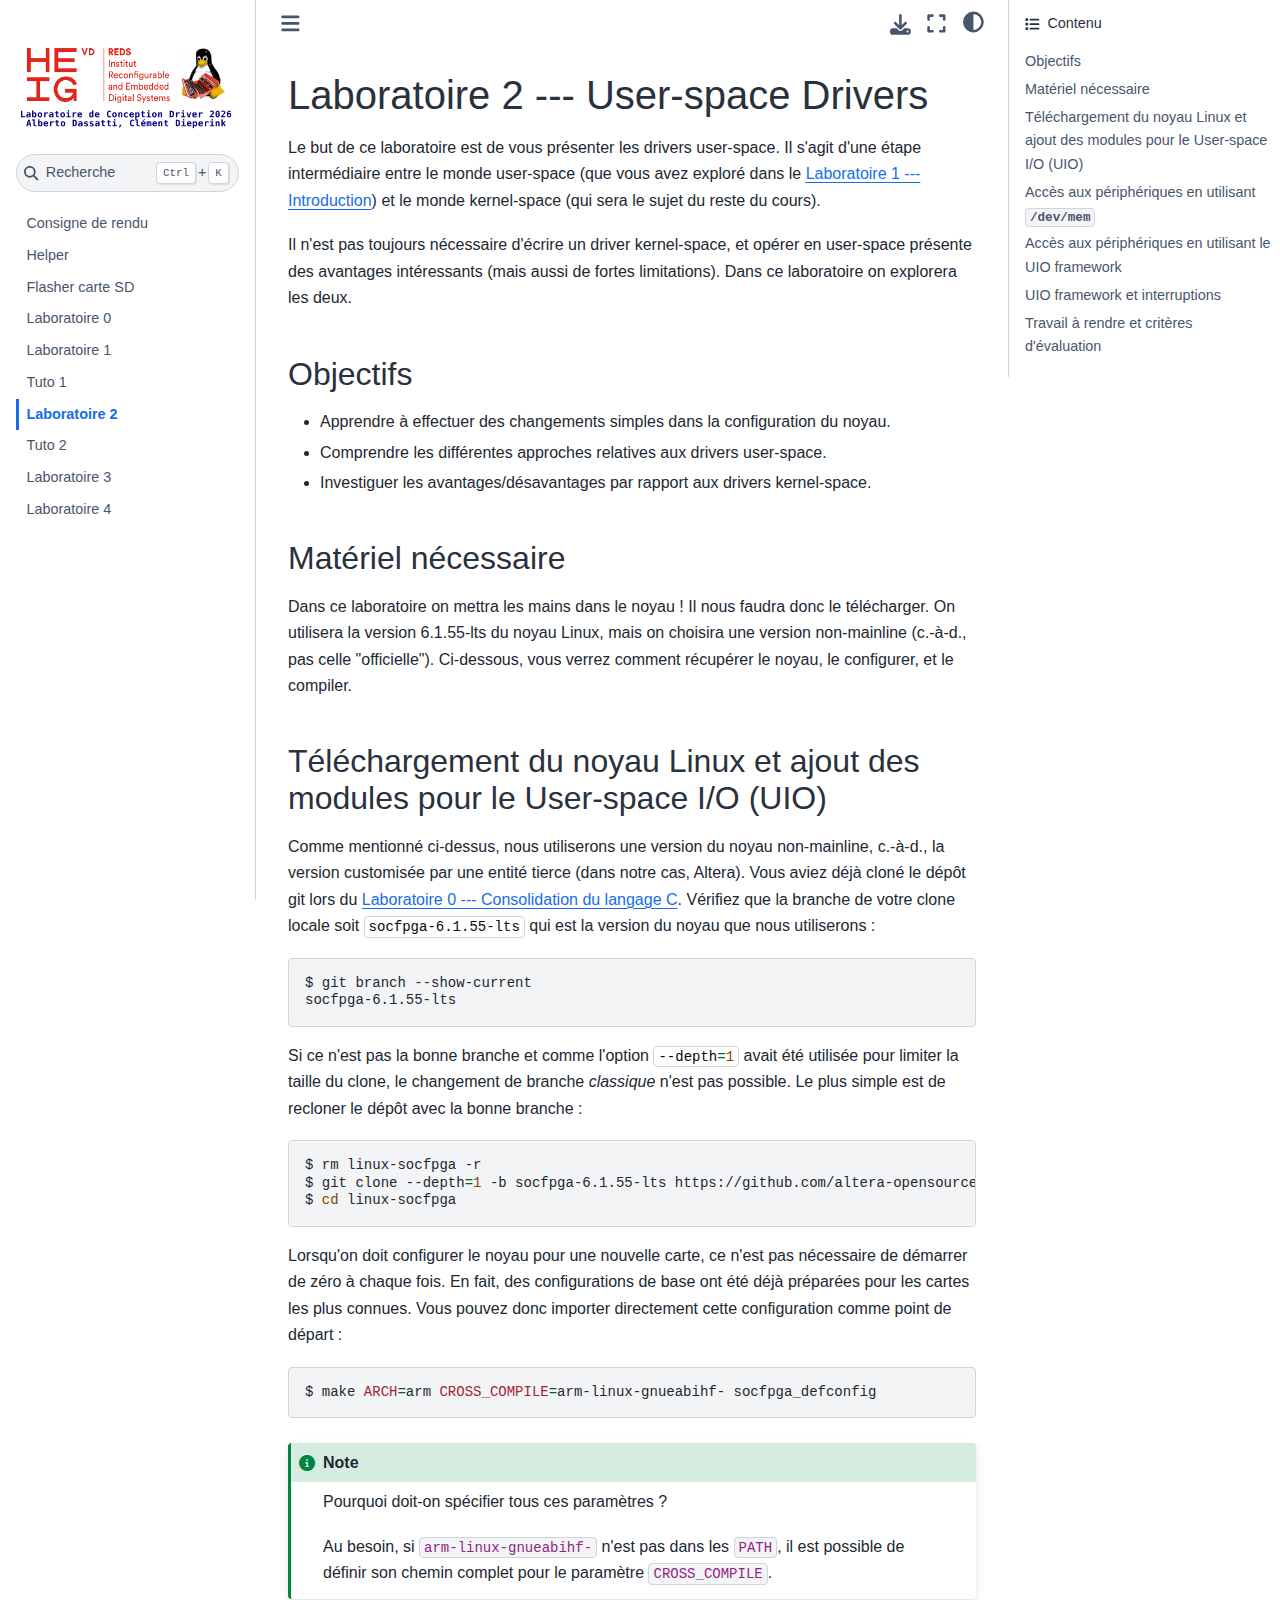
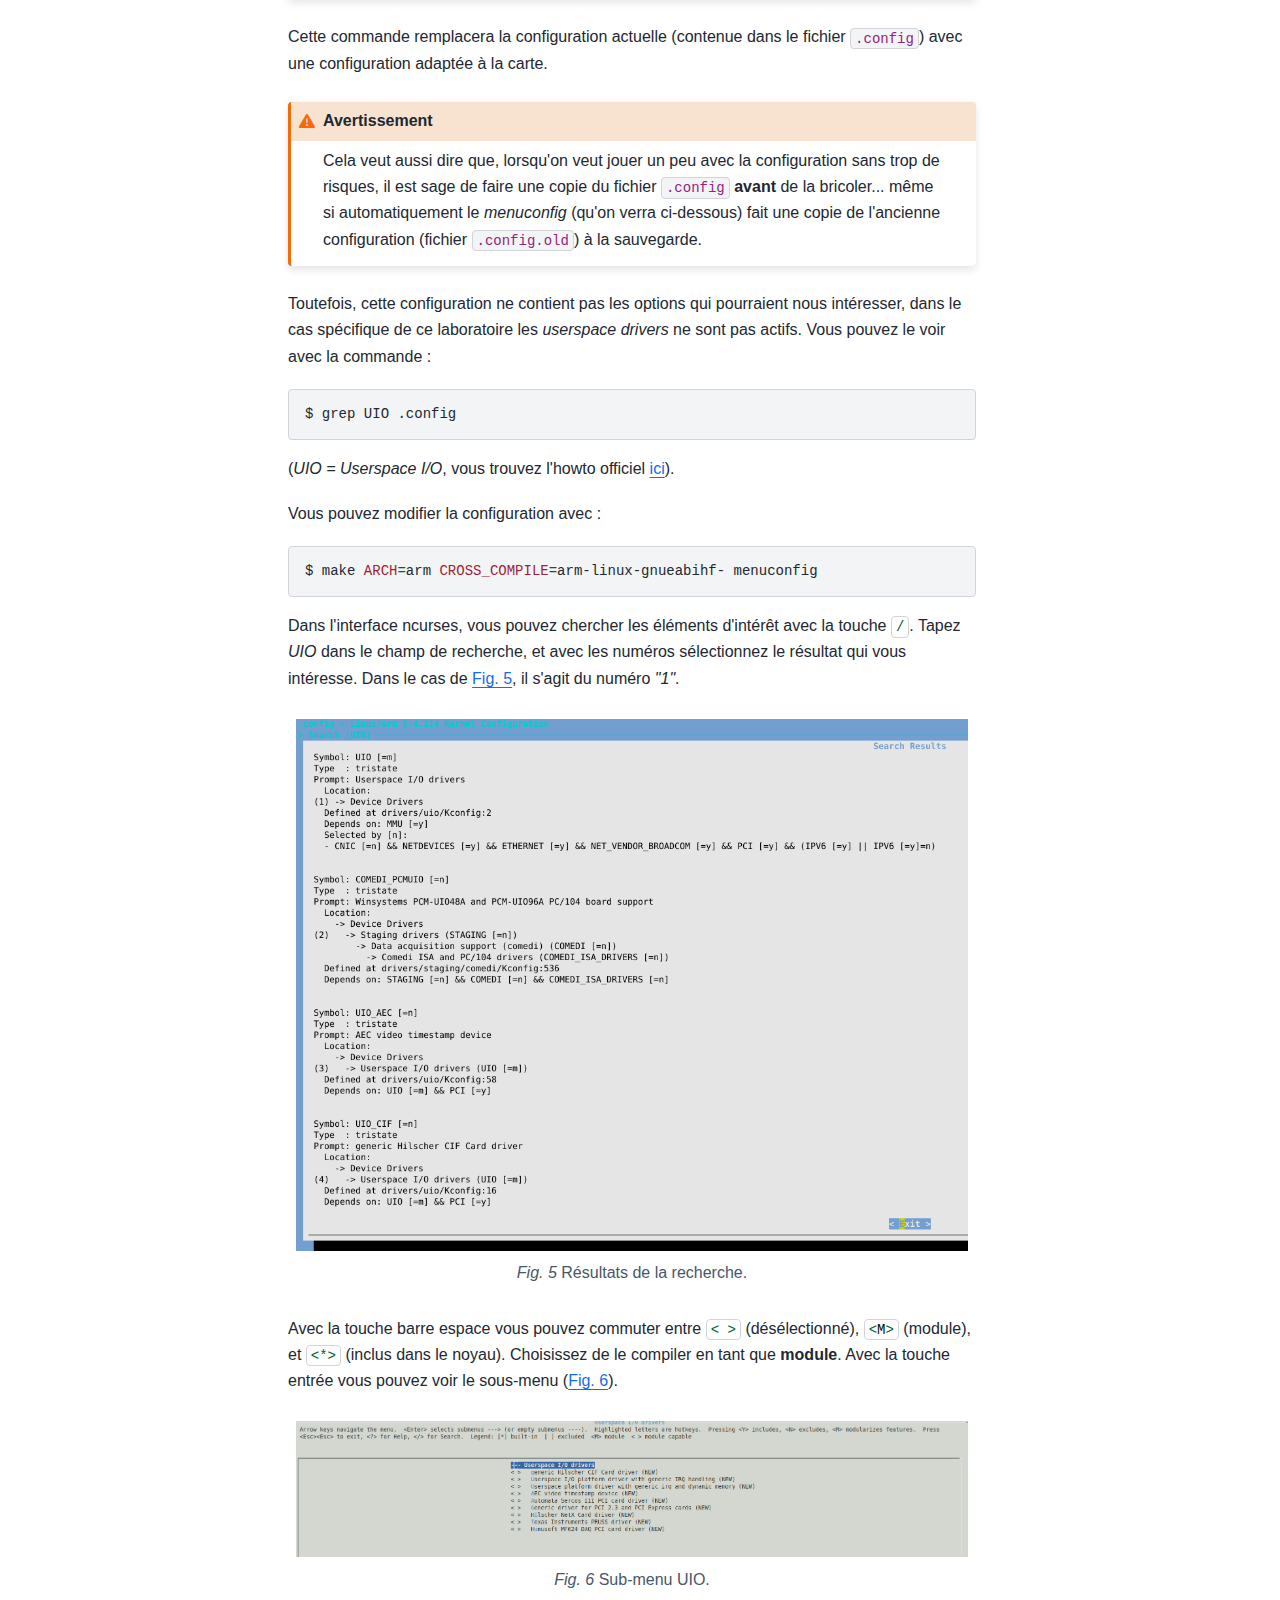
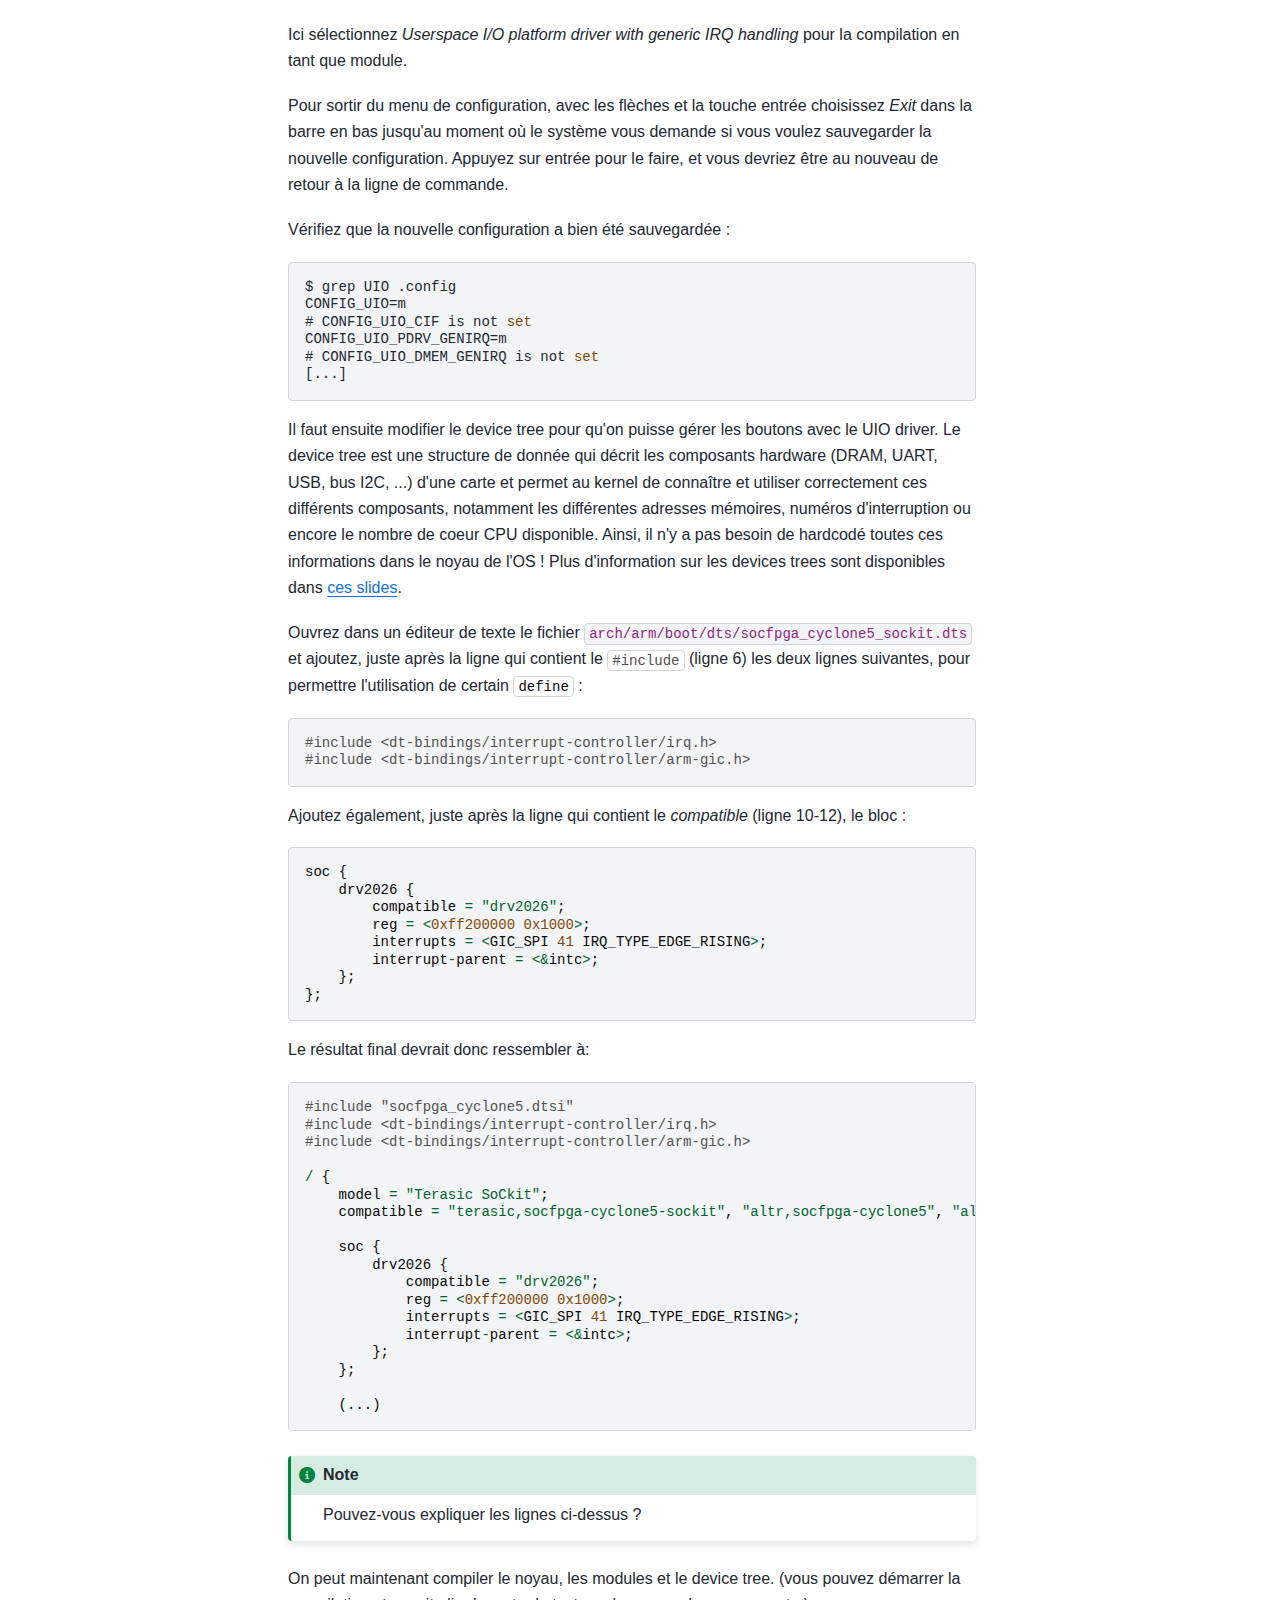
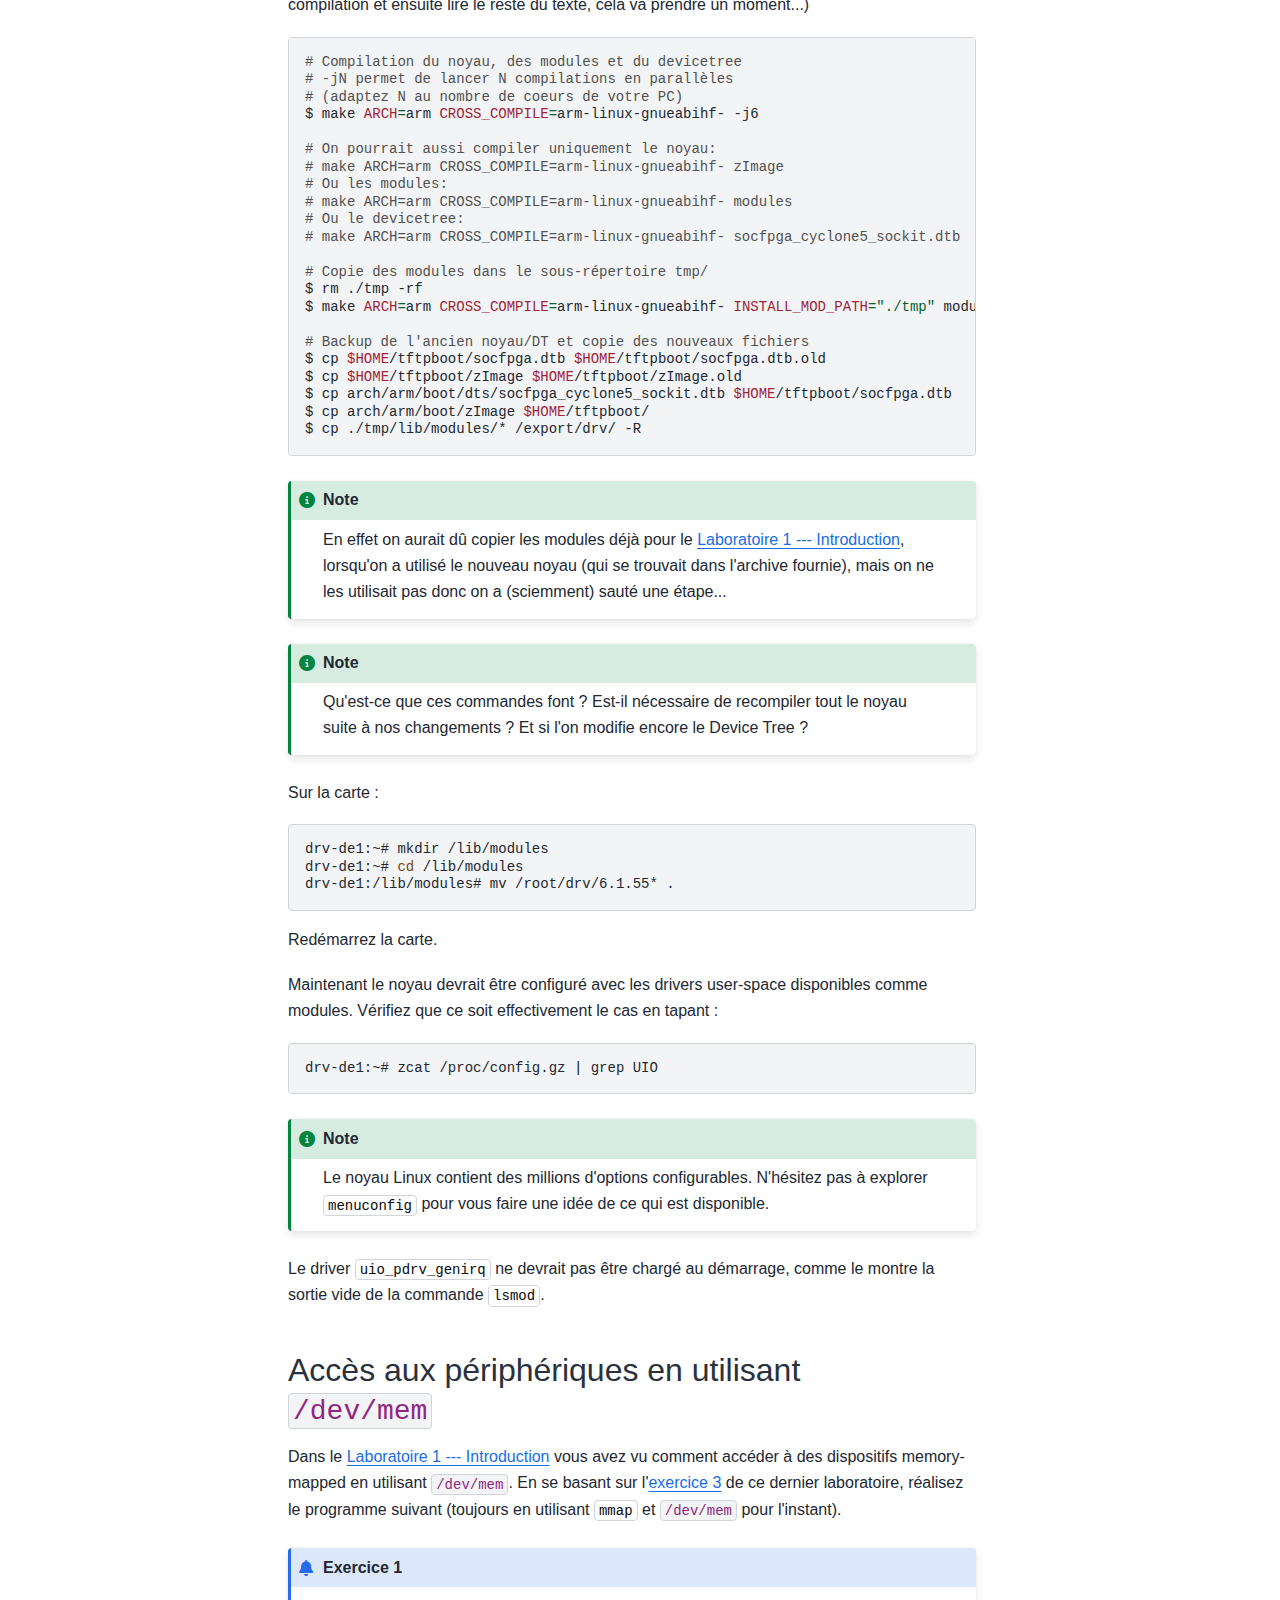
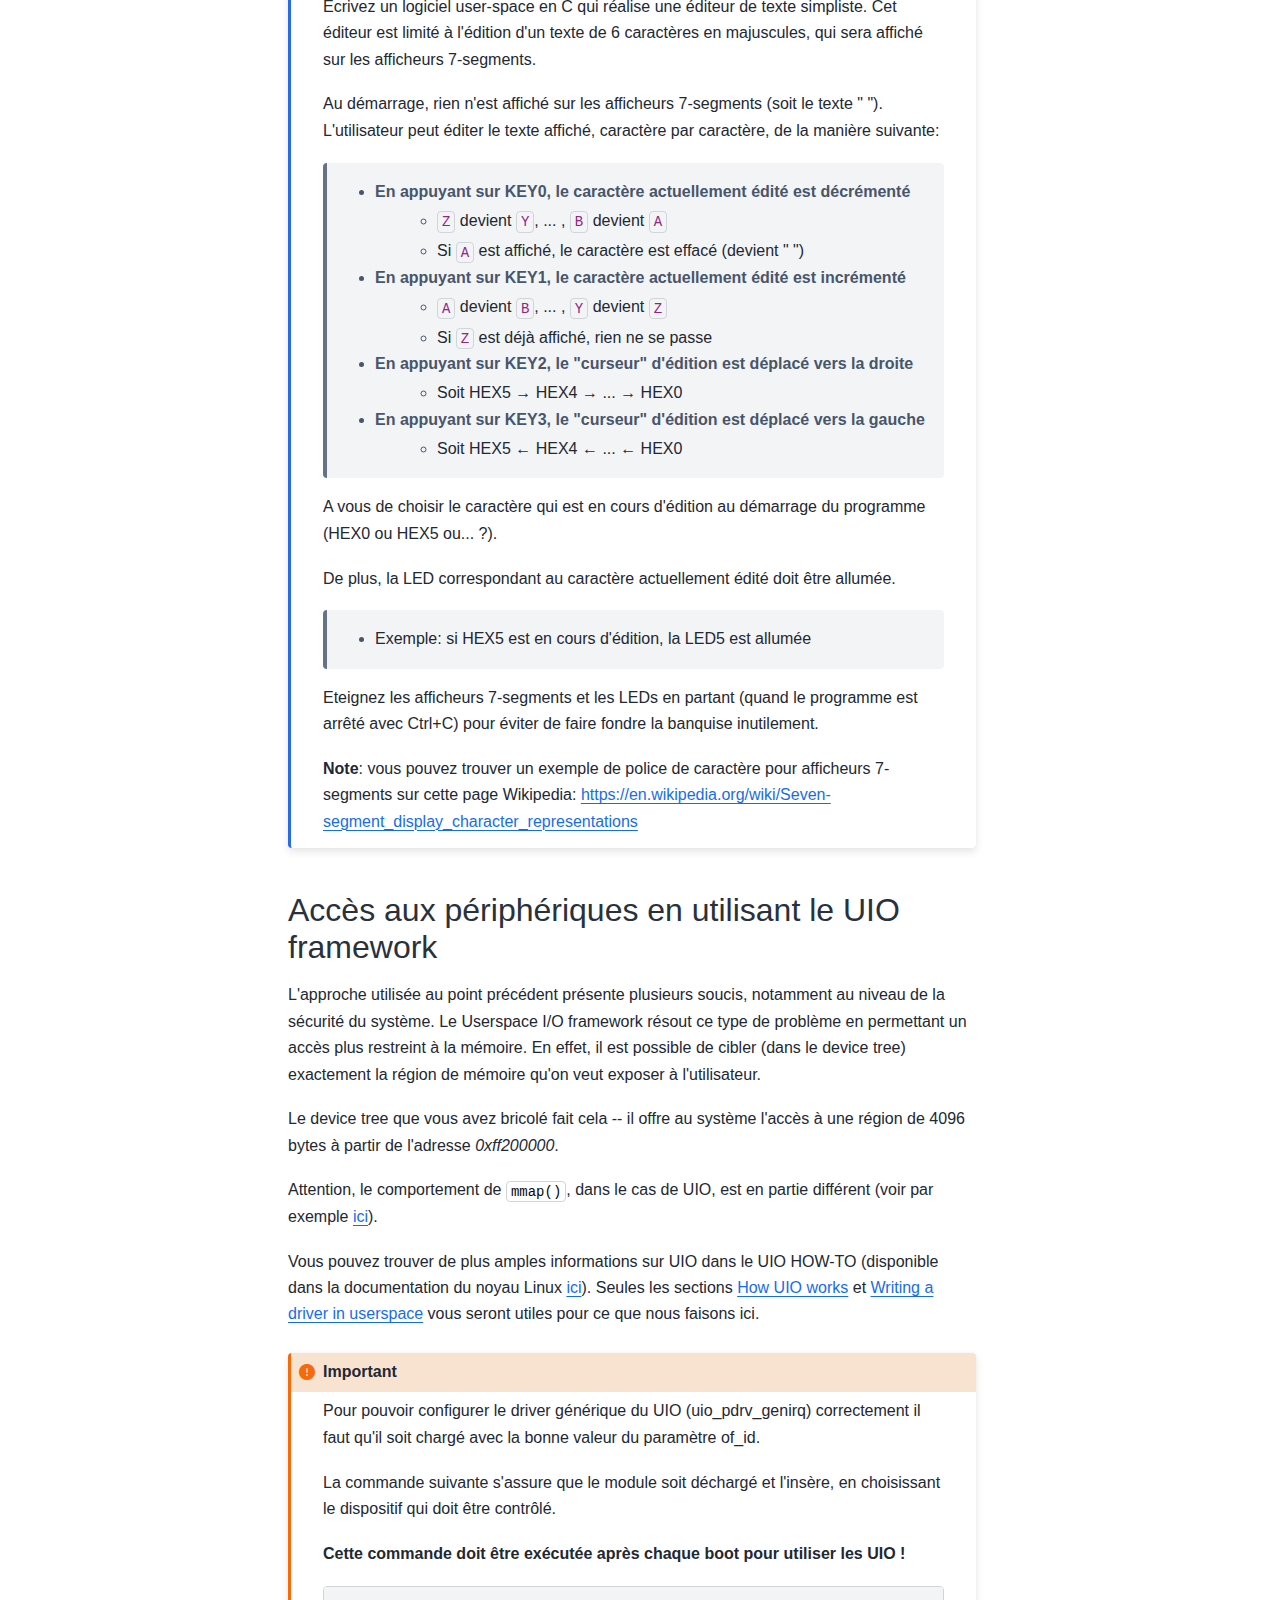
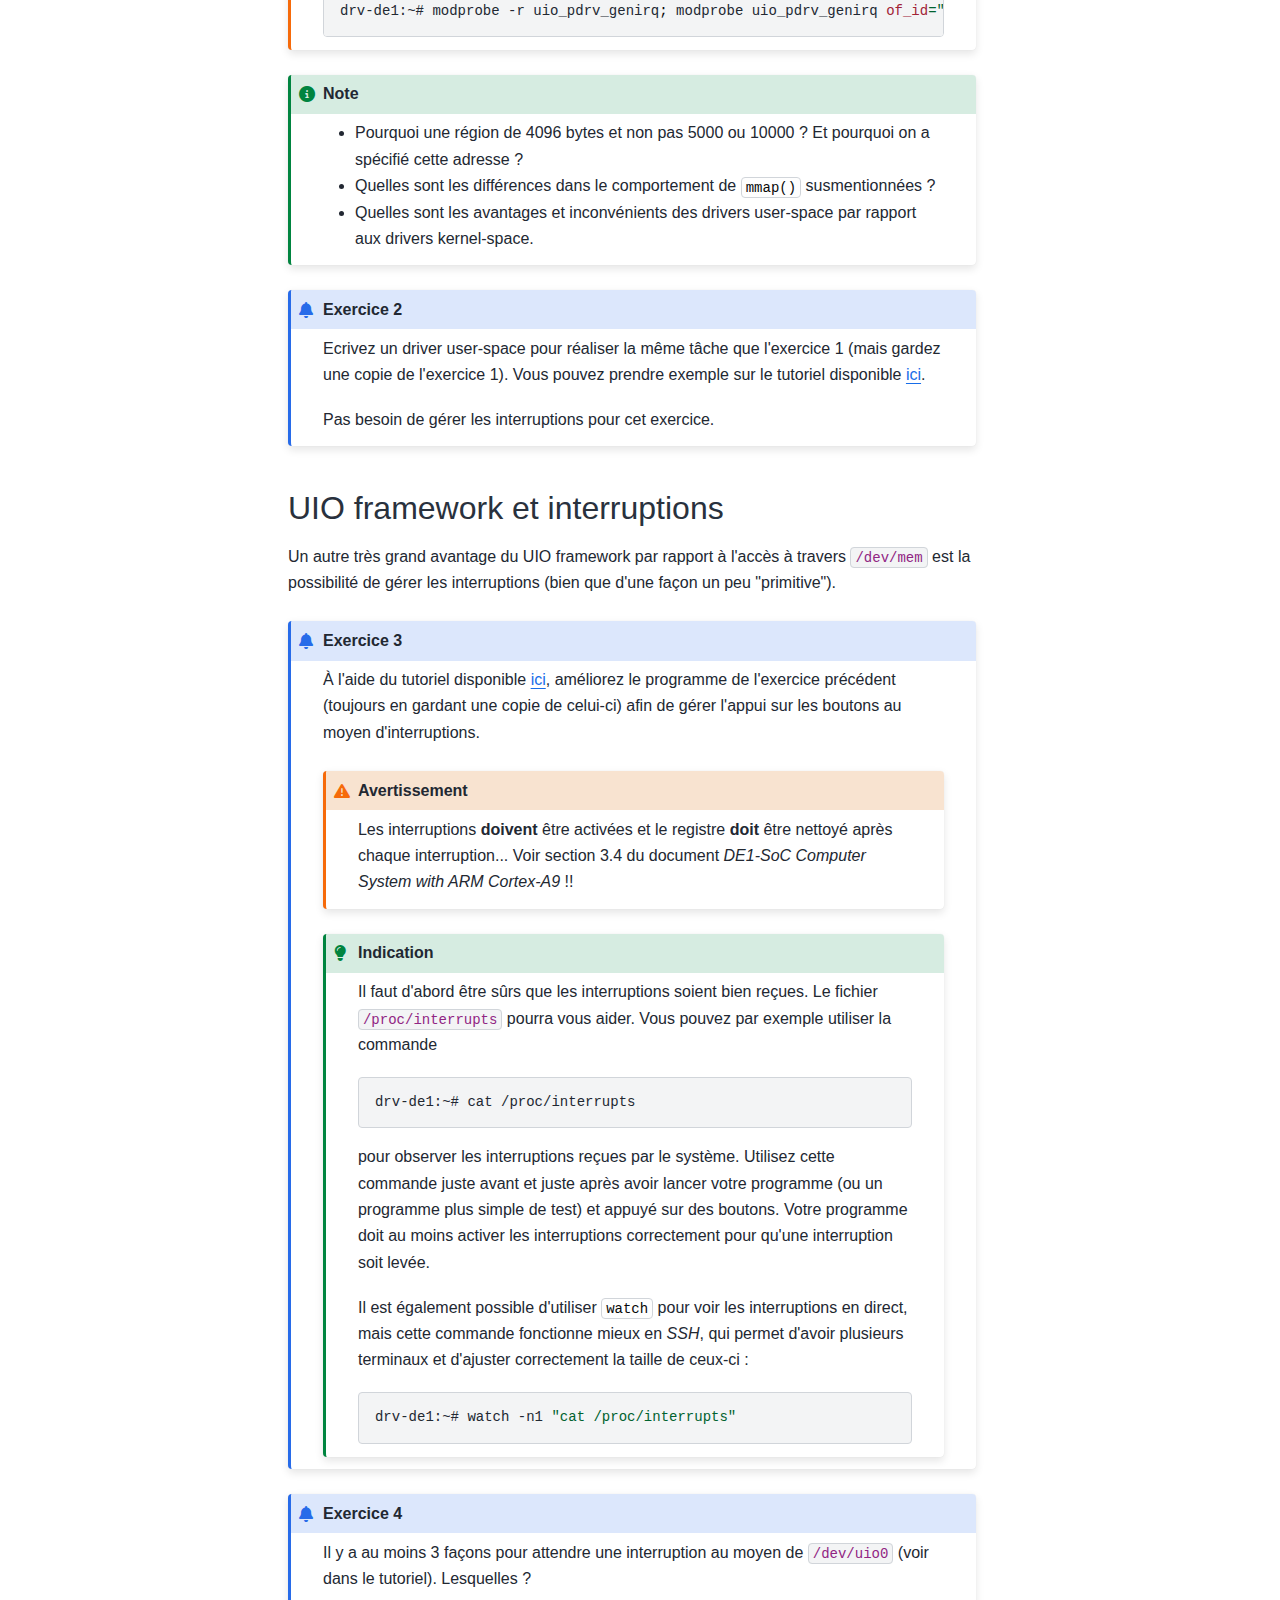
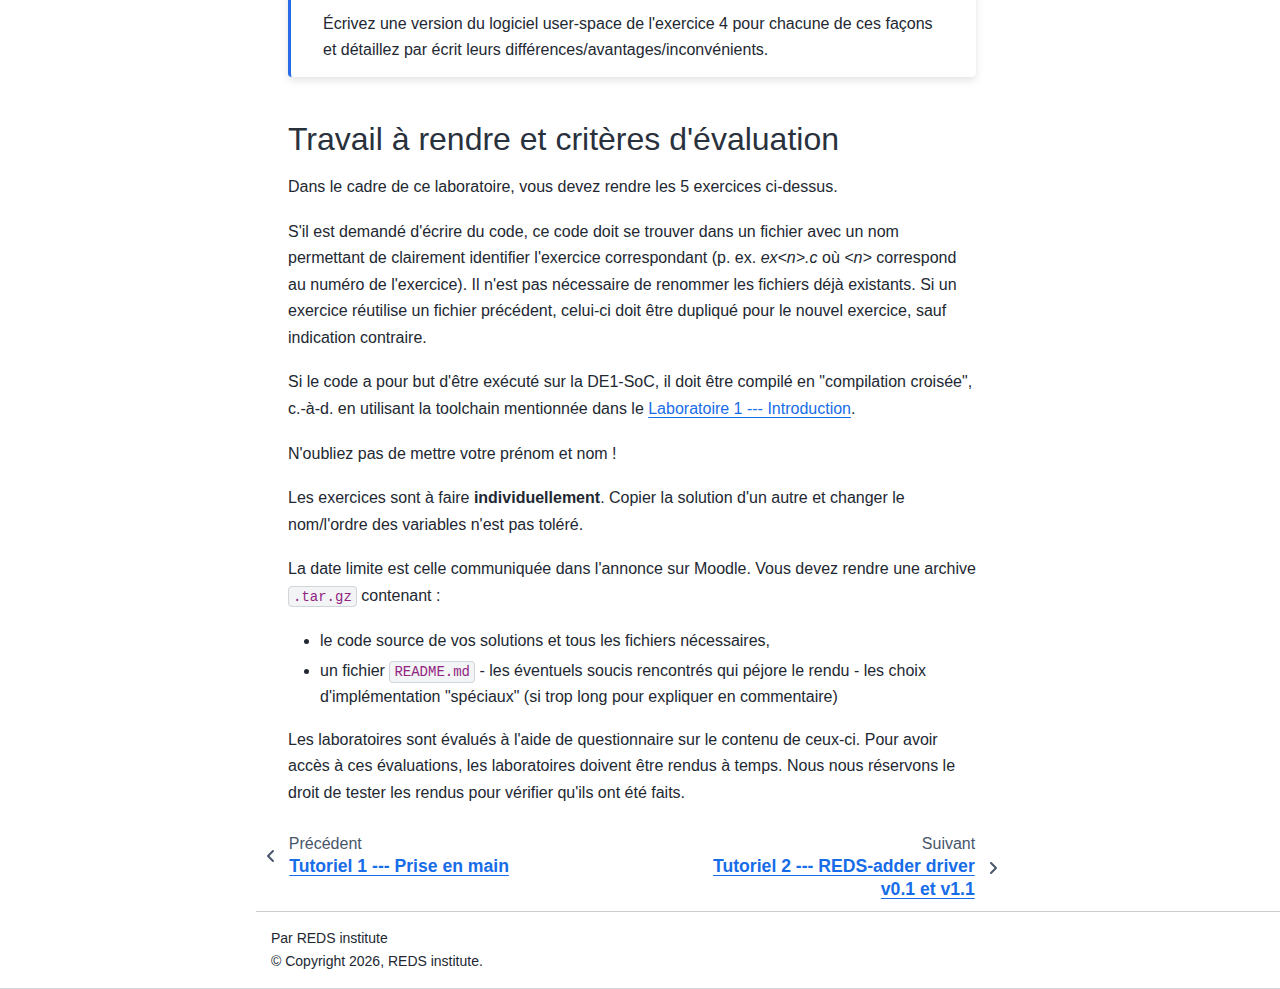
<file: docs/lab_02/lab_02.html>
<!DOCTYPE html>


<html lang="fr" data-content_root="../" >

  <head>
    <meta charset="utf-8" />
    <meta name="viewport" content="width=device-width, initial-scale=1.0" /><meta name="viewport" content="width=device-width, initial-scale=1" />

    <title>Laboratoire 2 --- User-space Drivers &#8212; Documentation DRV 2026 </title>
  
  
  
  <script data-cfasync="false">
    document.documentElement.dataset.mode = localStorage.getItem("mode") || "";
    document.documentElement.dataset.theme = localStorage.getItem("theme") || "";
  </script>
  
  <!-- Loaded before other Sphinx assets -->
  <link href="../_static/styles/theme.css?digest=dfe6caa3a7d634c4db9b" rel="stylesheet" />
<link href="../_static/styles/bootstrap.css?digest=dfe6caa3a7d634c4db9b" rel="stylesheet" />
<link href="../_static/styles/pydata-sphinx-theme.css?digest=dfe6caa3a7d634c4db9b" rel="stylesheet" />

  
  <link href="../_static/vendor/fontawesome/6.5.2/css/all.min.css?digest=dfe6caa3a7d634c4db9b" rel="stylesheet" />
  <link rel="preload" as="font" type="font/woff2" crossorigin href="../_static/vendor/fontawesome/6.5.2/webfonts/fa-solid-900.woff2" />
<link rel="preload" as="font" type="font/woff2" crossorigin href="../_static/vendor/fontawesome/6.5.2/webfonts/fa-brands-400.woff2" />
<link rel="preload" as="font" type="font/woff2" crossorigin href="../_static/vendor/fontawesome/6.5.2/webfonts/fa-regular-400.woff2" />

    <link rel="stylesheet" type="text/css" href="../_static/pygments.css?v=03e43079" />
    <link rel="stylesheet" type="text/css" href="../_static/styles/sphinx-book-theme.css?v=eba8b062" />
    <link rel="stylesheet" type="text/css" href="../_static/color.css?v=8770e769" />
  
  <!-- Pre-loaded scripts that we'll load fully later -->
  <link rel="preload" as="script" href="../_static/scripts/bootstrap.js?digest=dfe6caa3a7d634c4db9b" />
<link rel="preload" as="script" href="../_static/scripts/pydata-sphinx-theme.js?digest=dfe6caa3a7d634c4db9b" />
  <script src="../_static/vendor/fontawesome/6.5.2/js/all.min.js?digest=dfe6caa3a7d634c4db9b"></script>

    <script src="../_static/documentation_options.js?v=72dce1d2"></script>
    <script src="../_static/doctools.js?v=9bcbadda"></script>
    <script src="../_static/sphinx_highlight.js?v=dc90522c"></script>
    <script src="../_static/scripts/sphinx-book-theme.js?v=887ef09a"></script>
    <script src="../_static/translations.js?v=e6b791cb"></script>
    <script>DOCUMENTATION_OPTIONS.pagename = 'lab_02/lab_02';</script>
    <link rel="index" title="Index" href="../genindex.html" />
    <link rel="search" title="Recherche" href="../search.html" />
    <link rel="next" title="Tutoriel 2 --- REDS-adder driver v0.1 et v1.1" href="../tuto_02/tuto_02.html" />
    <link rel="prev" title="Tutoriel 1 --- Prise en main" href="../tuto_01/tuto_01.html" />
  <meta name="viewport" content="width=device-width, initial-scale=1"/>
  <meta name="docsearch:language" content="fr"/>
  </head>
  
  
  <body data-bs-spy="scroll" data-bs-target=".bd-toc-nav" data-offset="180" data-bs-root-margin="0px 0px -60%" data-default-mode="">

  
  
  <div id="pst-skip-link" class="skip-link d-print-none"><a href="#main-content">Passer au contenu principal</a></div>
  
  <div id="pst-scroll-pixel-helper"></div>
  
  <button type="button" class="btn rounded-pill" id="pst-back-to-top">
    <i class="fa-solid fa-arrow-up"></i>Haut de page</button>

  
  <input type="checkbox"
          class="sidebar-toggle"
          id="pst-primary-sidebar-checkbox"/>
  <label class="overlay overlay-primary" for="pst-primary-sidebar-checkbox"></label>
  
  <input type="checkbox"
          class="sidebar-toggle"
          id="pst-secondary-sidebar-checkbox"/>
  <label class="overlay overlay-secondary" for="pst-secondary-sidebar-checkbox"></label>
  
  <div class="search-button__wrapper">
    <div class="search-button__overlay"></div>
    <div class="search-button__search-container">
<form class="bd-search d-flex align-items-center"
      action="../search.html"
      method="get">
  <i class="fa-solid fa-magnifying-glass"></i>
  <input type="search"
         class="form-control"
         name="q"
         id="search-input"
         placeholder="Search..."
         aria-label="Search..."
         autocomplete="off"
         autocorrect="off"
         autocapitalize="off"
         spellcheck="false"/>
  <span class="search-button__kbd-shortcut"><kbd class="kbd-shortcut__modifier">Ctrl</kbd>+<kbd>K</kbd></span>
</form></div>
  </div>

  <div class="pst-async-banner-revealer d-none">
  <aside id="bd-header-version-warning" class="d-none d-print-none" aria-label="Version warning"></aside>
</div>

  
    <header class="bd-header navbar navbar-expand-lg bd-navbar d-print-none">
    </header>
  

  <div class="bd-container">
    <div class="bd-container__inner bd-page-width">
      
      
      
      <div class="bd-sidebar-primary bd-sidebar">
        

  
  <div class="sidebar-header-items sidebar-primary__section">
    
    
    
    
  </div>
  
    <div class="sidebar-primary-items__start sidebar-primary__section">
        <div class="sidebar-primary-item">

  
    
  

<a class="navbar-brand logo" href="../index.html">
  
  
  
  
  
    
    
      
    
    
    <img src="../_static/logo_drv.png" class="logo__image only-light" alt="Documentation DRV 2026  - Home"/>
    <script>document.write(`<img src="../_static/logo_drv.png" class="logo__image only-dark" alt="Documentation DRV 2026  - Home"/>`);</script>
  
  
</a></div>
        <div class="sidebar-primary-item">

 <script>
 document.write(`
   <button class="btn search-button-field search-button__button" title="Recherche" aria-label="Recherche" data-bs-placement="bottom" data-bs-toggle="tooltip">
    <i class="fa-solid fa-magnifying-glass"></i>
    <span class="search-button__default-text">Recherche</span>
    <span class="search-button__kbd-shortcut"><kbd class="kbd-shortcut__modifier">Ctrl</kbd>+<kbd class="kbd-shortcut__modifier">K</kbd></span>
   </button>
 `);
 </script></div>
        <div class="sidebar-primary-item"><nav class="bd-links bd-docs-nav" aria-label="Main">
    <div class="bd-toc-item navbar-nav active">
        <ul class="current nav bd-sidenav">
<li class="toctree-l1"><a class="reference internal" href="../helper/eval_criterion.html">Consigne de rendu</a></li>
<li class="toctree-l1"><a class="reference internal" href="../helper/helper.html">Helper</a></li>
<li class="toctree-l1"><a class="reference internal" href="../helper/flash_sd.html">Flasher carte SD</a></li>
<li class="toctree-l1"><a class="reference internal" href="../lab_00/lab_00.html">Laboratoire 0</a></li>
<li class="toctree-l1"><a class="reference internal" href="../lab_01/lab_01.html">Laboratoire 1</a></li>
<li class="toctree-l1"><a class="reference internal" href="../tuto_01/tuto_01.html">Tuto 1</a></li>
<li class="toctree-l1 current active"><a class="current reference internal" href="#">Laboratoire 2</a></li>
<li class="toctree-l1"><a class="reference internal" href="../tuto_02/tuto_02.html">Tuto 2</a></li>
<li class="toctree-l1"><a class="reference internal" href="../lab_03/lab_03.html">Laboratoire 3</a></li>
<li class="toctree-l1"><a class="reference internal" href="../lab_04/lab_04.html">Laboratoire 4</a></li>
</ul>

    </div>
</nav></div>
    </div>
  
  
  <div class="sidebar-primary-items__end sidebar-primary__section">
  </div>
  
  <div id="rtd-footer-container"></div>


      </div>
      
      <main id="main-content" class="bd-main" role="main">
        
        

<div class="sbt-scroll-pixel-helper"></div>

          <div class="bd-content">
            <div class="bd-article-container">
              
              <div class="bd-header-article d-print-none">
<div class="header-article-items header-article__inner">
  
    <div class="header-article-items__start">
      
        <div class="header-article-item"><button class="sidebar-toggle primary-toggle btn btn-sm" title="Toggle primary sidebar" data-bs-placement="bottom" data-bs-toggle="tooltip">
  <span class="fa-solid fa-bars"></span>
</button></div>
      
    </div>
  
  
    <div class="header-article-items__end">
      
        <div class="header-article-item">

<div class="article-header-buttons">





<div class="dropdown dropdown-download-buttons">
  <button class="btn dropdown-toggle" type="button" data-bs-toggle="dropdown" aria-expanded="false" aria-label="Téléchargez cette page">
    <i class="fas fa-download"></i>
  </button>
  <ul class="dropdown-menu">
      
      
      
      <li><a href="../_sources/lab_02/lab_02.rst" target="_blank"
   class="btn btn-sm btn-download-source-button dropdown-item"
   title="Télécharger le fichier source"
   data-bs-placement="left" data-bs-toggle="tooltip"
>
  

<span class="btn__icon-container">
  <i class="fas fa-file"></i>
  </span>
<span class="btn__text-container">.rst</span>
</a>
</li>
      
      
      
      
      <li>
<button onclick="window.print()"
  class="btn btn-sm btn-download-pdf-button dropdown-item"
  title="Imprimer au format PDF"
  data-bs-placement="left" data-bs-toggle="tooltip"
>
  

<span class="btn__icon-container">
  <i class="fas fa-file-pdf"></i>
  </span>
<span class="btn__text-container">.pdf</span>
</button>
</li>
      
  </ul>
</div>




<button onclick="toggleFullScreen()"
  class="btn btn-sm btn-fullscreen-button"
  title="Mode plein écran"
  data-bs-placement="bottom" data-bs-toggle="tooltip"
>
  

<span class="btn__icon-container">
  <i class="fas fa-expand"></i>
  </span>

</button>



<script>
document.write(`
  <button class="btn btn-sm nav-link pst-navbar-icon theme-switch-button" title="clair/sombre" aria-label="clair/sombre" data-bs-placement="bottom" data-bs-toggle="tooltip">
    <i class="theme-switch fa-solid fa-sun fa-lg" data-mode="light"></i>
    <i class="theme-switch fa-solid fa-moon fa-lg" data-mode="dark"></i>
    <i class="theme-switch fa-solid fa-circle-half-stroke fa-lg" data-mode="auto"></i>
  </button>
`);
</script>


<script>
document.write(`
  <button class="btn btn-sm pst-navbar-icon search-button search-button__button" title="Recherche" aria-label="Recherche" data-bs-placement="bottom" data-bs-toggle="tooltip">
    <i class="fa-solid fa-magnifying-glass fa-lg"></i>
  </button>
`);
</script>
<button class="sidebar-toggle secondary-toggle btn btn-sm" title="Toggle secondary sidebar" data-bs-placement="bottom" data-bs-toggle="tooltip">
    <span class="fa-solid fa-list"></span>
</button>
</div></div>
      
    </div>
  
</div>
</div>
              
              

<div id="jb-print-docs-body" class="onlyprint">
    <h1>Laboratoire 2 --- User-space Drivers</h1>
    <!-- Table of contents -->
    <div id="print-main-content">
        <div id="jb-print-toc">
            
            <div>
                <h2> Contenu </h2>
            </div>
            <nav aria-label="Page">
                <ul class="visible nav section-nav flex-column">
<li class="toc-h2 nav-item toc-entry"><a class="reference internal nav-link" href="#objectifs">Objectifs</a></li>
<li class="toc-h2 nav-item toc-entry"><a class="reference internal nav-link" href="#materiel-necessaire">Matériel nécessaire</a></li>
<li class="toc-h2 nav-item toc-entry"><a class="reference internal nav-link" href="#telechargement-du-noyau-linux-et-ajout-des-modules-pour-le-user-space-i-o-uio">Téléchargement du noyau Linux et ajout des modules pour le User-space I/O (UIO)</a></li>
<li class="toc-h2 nav-item toc-entry"><a class="reference internal nav-link" href="#acces-aux-peripheriques-en-utilisant-dev-mem">Accès aux périphériques en utilisant <code class="file docutils literal notranslate"><span class="pre">/dev/mem</span></code></a></li>
<li class="toc-h2 nav-item toc-entry"><a class="reference internal nav-link" href="#acces-aux-peripheriques-en-utilisant-le-uio-framework">Accès aux périphériques en utilisant le UIO framework</a></li>
<li class="toc-h2 nav-item toc-entry"><a class="reference internal nav-link" href="#uio-framework-et-interruptions">UIO framework et interruptions</a></li>
<li class="toc-h2 nav-item toc-entry"><a class="reference internal nav-link" href="#travail-a-rendre-et-criteres-d-evaluation">Travail à rendre et critères d'évaluation</a></li>
</ul>
            </nav>
        </div>
    </div>
</div>

              
                
<div id="searchbox"></div>
                <article class="bd-article">
                  
  <section id="laboratoire-2-user-space-drivers">
<span id="laboratoire2"></span><h1>Laboratoire 2 --- User-space Drivers<a class="headerlink" href="#laboratoire-2-user-space-drivers" title="Lien vers cette rubrique">#</a></h1>
<p>Le but de ce laboratoire est de vous présenter les drivers
user-space. Il s'agit d'une étape intermédiaire entre le monde user-space (que vous avez
exploré dans le <a class="reference internal" href="../lab_01/lab_01.html#laboratoire1"><span class="std std-ref">Laboratoire 1 --- Introduction</span></a>) et le monde kernel-space
(qui sera le sujet du reste du cours).</p>
<p>Il n'est pas toujours nécessaire d'écrire un driver kernel-space, et opérer en
user-space présente des avantages intéressants (mais aussi de fortes limitations).
Dans ce laboratoire on explorera les deux.</p>
<section id="objectifs">
<h2>Objectifs<a class="headerlink" href="#objectifs" title="Lien vers cette rubrique">#</a></h2>
<ul class="simple">
<li><p>Apprendre à effectuer des changements simples dans la configuration du noyau.</p></li>
<li><p>Comprendre les différentes approches relatives aux drivers user-space.</p></li>
<li><p>Investiguer les avantages/désavantages par rapport aux drivers kernel-space.</p></li>
</ul>
</section>
<section id="materiel-necessaire">
<h2>Matériel nécessaire<a class="headerlink" href="#materiel-necessaire" title="Lien vers cette rubrique">#</a></h2>
<p>Dans ce laboratoire on mettra les mains dans le noyau !
Il nous faudra donc le télécharger.
On utilisera la version 6.1.55-lts du noyau Linux, mais on choisira une version non-mainline (c.-à-d., pas celle &quot;officielle&quot;).
Ci-dessous, vous verrez comment récupérer le noyau, le configurer, et le compiler.</p>
</section>
<section id="telechargement-du-noyau-linux-et-ajout-des-modules-pour-le-user-space-i-o-uio">
<h2>Téléchargement du noyau Linux et ajout des modules pour le User-space I/O (UIO)<a class="headerlink" href="#telechargement-du-noyau-linux-et-ajout-des-modules-pour-le-user-space-i-o-uio" title="Lien vers cette rubrique">#</a></h2>
<p>Comme mentionné ci-dessus, nous utiliserons une version du noyau non-mainline,
c.-à-d., la version customisée par une entité tierce (dans notre cas, Altera).
Vous aviez déjà cloné le dépôt git lors du <a class="reference internal" href="../lab_00/lab_00.html#laboratoire0"><span class="std std-ref">Laboratoire 0 --- Consolidation du langage C</span></a>.
Vérifiez que la branche de votre clone locale soit <code class="code highlight bash docutils literal highlight-bash">socfpga-6.1.55-lts</code> qui est la version du noyau que nous utiliserons :</p>
<div class="highlight-console notranslate"><div class="highlight"><pre><span></span><span class="gp">$ </span>git<span class="w"> </span>branch<span class="w"> </span>--show-current
<span class="go">socfpga-6.1.55-lts</span>
</pre></div>
</div>
<p>Si ce n'est pas la bonne branche et comme l'option <code class="code highlight bash docutils literal highlight-bash">--depth<span class="o">=</span><span class="m">1</span></code> avait été utilisée pour limiter la taille du clone,
le changement de branche <em>classique</em> n'est pas possible.
Le plus simple est de recloner le dépôt avec la bonne branche :</p>
<div class="highlight-console notranslate"><div class="highlight"><pre><span></span><span class="gp">$ </span>rm<span class="w"> </span>linux-socfpga<span class="w"> </span>-r
<span class="gp">$ </span>git<span class="w"> </span>clone<span class="w"> </span>--depth<span class="o">=</span><span class="m">1</span><span class="w"> </span>-b<span class="w"> </span>socfpga-6.1.55-lts<span class="w"> </span>https://github.com/altera-opensource/linux-socfpga.git
<span class="gp">$ </span><span class="nb">cd</span><span class="w"> </span>linux-socfpga
</pre></div>
</div>
<p>Lorsqu'on doit configurer le noyau pour une nouvelle carte, ce n'est pas nécessaire de démarrer
de zéro à chaque fois.
En fait, des configurations de base ont été déjà préparées pour les cartes les plus connues.
Vous pouvez donc importer directement cette configuration comme point de départ :</p>
<div class="highlight-console notranslate"><div class="highlight"><pre><span></span><span class="gp">$ </span>make<span class="w"> </span><span class="nv">ARCH</span><span class="o">=</span>arm<span class="w"> </span><span class="nv">CROSS_COMPILE</span><span class="o">=</span>arm-linux-gnueabihf-<span class="w"> </span>socfpga_defconfig
</pre></div>
</div>
<div class="admonition note">
<p class="admonition-title">Note</p>
<p>Pourquoi doit-on spécifier tous ces paramètres ?</p>
<p>Au besoin, si <code class="file docutils literal notranslate"><span class="pre">arm-linux-gnueabihf-</span></code> n'est pas dans les <code class="file docutils literal notranslate"><span class="pre">PATH</span></code>, il est possible
de définir son chemin complet pour le paramètre <code class="file docutils literal notranslate"><span class="pre">CROSS_COMPILE</span></code>.</p>
</div>
<p>Cette commande remplacera la configuration actuelle (contenue dans le fichier <code class="file docutils literal notranslate"><span class="pre">.config</span></code>) avec
une configuration adaptée à la carte.</p>
<div class="admonition warning">
<p class="admonition-title">Avertissement</p>
<p>Cela veut aussi dire que, lorsqu'on veut jouer un peu avec la configuration sans trop de
risques, il est sage de faire une copie du fichier <code class="file docutils literal notranslate"><span class="pre">.config</span></code> <strong>avant</strong> de la bricoler...
même si automatiquement le <em>menuconfig</em> (qu'on verra ci-dessous) fait une copie
de l'ancienne configuration (fichier <code class="file docutils literal notranslate"><span class="pre">.config.old</span></code>) à la sauvegarde.</p>
</div>
<p>Toutefois, cette configuration ne contient pas les options qui pourraient nous intéresser,
dans le cas spécifique de ce laboratoire les <em>userspace drivers</em> ne sont pas actifs.
Vous pouvez le voir avec la commande :</p>
<div class="highlight-console notranslate"><div class="highlight"><pre><span></span><span class="gp">$ </span>grep<span class="w"> </span>UIO<span class="w"> </span>.config
</pre></div>
</div>
<p>(<em>UIO = Userspace I/O</em>, vous trouvez l'howto officiel <a class="reference external" href="https://www.kernel.org/doc/html/latest/driver-api/uio-howto.html">ici</a>).</p>
<p>Vous pouvez modifier la configuration avec :</p>
<div class="highlight-console notranslate"><div class="highlight"><pre><span></span><span class="gp">$ </span>make<span class="w"> </span><span class="nv">ARCH</span><span class="o">=</span>arm<span class="w"> </span><span class="nv">CROSS_COMPILE</span><span class="o">=</span>arm-linux-gnueabihf-<span class="w"> </span>menuconfig
</pre></div>
</div>
<p>Dans l'interface ncurses, vous pouvez chercher les éléments d'intérêt avec la touche <code class="code highlight c docutils literal highlight-c"><span class="o">/</span></code>.
Tapez <em>UIO</em> dans le champ de recherche, et avec les numéros sélectionnez le résultat qui vous
intéresse. Dans le cas de <a class="reference internal" href="#menuconfig-search"><span class="std std-numref">Fig. 5</span></a>, il s'agit du numéro <em>&quot;1&quot;</em>.</p>
<figure class="align-center" id="id1">
<span id="menuconfig-search"></span><a class="reference internal image-reference" href="../_images/menuconfig_search.png"><img alt="../_images/menuconfig_search.png" src="../_images/menuconfig_search.png" style="width: 800px;" />
</a>
<figcaption>
<p><span class="caption-number">Fig. 5 </span><span class="caption-text">Résultats de la recherche.</span><a class="headerlink" href="#id1" title="Lien vers cette image">#</a></p>
</figcaption>
</figure>
<p>Avec la touche barre espace vous pouvez commuter entre <code class="code highlight c docutils literal highlight-c"><span class="o">&lt;</span><span class="w"> </span><span class="o">&gt;</span></code> (désélectionné), <code class="code highlight c docutils literal highlight-c"><span class="o">&lt;</span><span class="n">M</span><span class="o">&gt;</span></code> (module),
et <code class="code highlight c docutils literal highlight-c"><span class="o">&lt;*&gt;</span></code> (inclus dans le noyau).
Choisissez de le compiler en tant que <strong>module</strong>.
Avec la touche entrée vous pouvez voir le sous-menu (<a class="reference internal" href="#menuconfig-submenu"><span class="std std-numref">Fig. 6</span></a>).</p>
<figure class="align-center" id="id2">
<span id="menuconfig-submenu"></span><a class="reference internal image-reference" href="../_images/menuconfig_submenu.png"><img alt="../_images/menuconfig_submenu.png" src="../_images/menuconfig_submenu.png" style="width: 800px;" />
</a>
<figcaption>
<p><span class="caption-number">Fig. 6 </span><span class="caption-text">Sub-menu UIO.</span><a class="headerlink" href="#id2" title="Lien vers cette image">#</a></p>
</figcaption>
</figure>
<p>Ici sélectionnez <em>Userspace I/O platform driver with generic IRQ handling</em> pour
la compilation en tant que module.</p>
<p>Pour sortir du menu de configuration, avec les flèches et la touche entrée
choisissez <em>Exit</em> dans la barre en bas jusqu'au moment où le système vous demande
si vous voulez sauvegarder la nouvelle configuration.
Appuyez sur entrée pour le faire, et vous devriez être au nouveau de retour à la
ligne de commande.</p>
<p>Vérifiez que la nouvelle configuration a bien été sauvegardée :</p>
<div class="highlight-console notranslate"><div class="highlight"><pre><span></span><span class="gp">$ </span>grep<span class="w"> </span>UIO<span class="w"> </span>.config
<span class="go">CONFIG_UIO=m</span>
<span class="gp"># </span>CONFIG_UIO_CIF<span class="w"> </span>is<span class="w"> </span>not<span class="w"> </span><span class="nb">set</span>
<span class="go">CONFIG_UIO_PDRV_GENIRQ=m</span>
<span class="gp"># </span>CONFIG_UIO_DMEM_GENIRQ<span class="w"> </span>is<span class="w"> </span>not<span class="w"> </span><span class="nb">set</span>
<span class="go">[...]</span>
</pre></div>
</div>
<p>Il faut ensuite modifier le device tree pour qu'on puisse gérer les boutons avec le UIO driver.
Le device tree est une structure de donnée qui décrit les composants hardware (DRAM, UART, USB, bus I2C, ...) d'une carte
et permet au kernel de connaître et utiliser correctement ces différents composants,
notamment les différentes adresses mémoires, numéros d'interruption ou encore le nombre de coeur CPU disponible.
Ainsi, il n'y a pas besoin de hardcodé toutes ces informations dans le noyau de l'OS !
Plus d'information sur les devices trees sont disponibles dans
<a class="reference external" href="https://bootlin.com/pub/conferences/2021/webinar/petazzoni-device-tree-101/petazzoni-device-tree-101.pdf">ces slides</a>.</p>
<p>Ouvrez dans un éditeur de texte le fichier <code class="file docutils literal notranslate"><span class="pre">arch/arm/boot/dts/socfpga_cyclone5_sockit.dts</span></code>
et ajoutez, juste après la ligne qui contient le <code class="code highlight c docutils literal highlight-c"><span class="cp">#include</span></code> (ligne 6) les deux lignes suivantes, pour permettre l'utilisation de certain <code class="code highlight c docutils literal highlight-c"><span class="n">define</span></code> :</p>
<div class="highlight-c notranslate"><div class="highlight"><pre><span></span><span class="cp">#include</span><span class="w"> </span><span class="cpf">&lt;dt-bindings/interrupt-controller/irq.h&gt;</span>
<span class="cp">#include</span><span class="w"> </span><span class="cpf">&lt;dt-bindings/interrupt-controller/arm-gic.h&gt;</span>
</pre></div>
</div>
<p>Ajoutez également, juste après la ligne qui contient le <em>compatible</em> (ligne 10-12), le bloc :</p>
<div class="highlight-c notranslate"><div class="highlight"><pre><span></span><span class="n">soc</span><span class="w"> </span><span class="p">{</span>
<span class="w">    </span><span class="n">drv2026</span><span class="w"> </span><span class="p">{</span>
<span class="w">        </span><span class="n">compatible</span><span class="w"> </span><span class="o">=</span><span class="w"> </span><span class="s">&quot;drv2026&quot;</span><span class="p">;</span>
<span class="w">        </span><span class="n">reg</span><span class="w"> </span><span class="o">=</span><span class="w"> </span><span class="o">&lt;</span><span class="mh">0xff200000</span><span class="w"> </span><span class="mh">0x1000</span><span class="o">&gt;</span><span class="p">;</span>
<span class="w">        </span><span class="n">interrupts</span><span class="w"> </span><span class="o">=</span><span class="w"> </span><span class="o">&lt;</span><span class="n">GIC_SPI</span><span class="w"> </span><span class="mi">41</span><span class="w"> </span><span class="n">IRQ_TYPE_EDGE_RISING</span><span class="o">&gt;</span><span class="p">;</span>
<span class="w">        </span><span class="n">interrupt</span><span class="o">-</span><span class="n">parent</span><span class="w"> </span><span class="o">=</span><span class="w"> </span><span class="o">&lt;&amp;</span><span class="n">intc</span><span class="o">&gt;</span><span class="p">;</span>
<span class="w">    </span><span class="p">};</span>
<span class="p">};</span>
</pre></div>
</div>
<p>Le résultat final devrait donc ressembler à:</p>
<div class="highlight-c notranslate"><div class="highlight"><pre><span></span><span class="cp">#include</span><span class="w"> </span><span class="cpf">&quot;socfpga_cyclone5.dtsi&quot;</span>
<span class="cp">#include</span><span class="w"> </span><span class="cpf">&lt;dt-bindings/interrupt-controller/irq.h&gt;</span>
<span class="cp">#include</span><span class="w"> </span><span class="cpf">&lt;dt-bindings/interrupt-controller/arm-gic.h&gt;</span>

<span class="o">/</span><span class="w"> </span><span class="p">{</span>
<span class="w">    </span><span class="n">model</span><span class="w"> </span><span class="o">=</span><span class="w"> </span><span class="s">&quot;Terasic SoCkit&quot;</span><span class="p">;</span>
<span class="w">    </span><span class="n">compatible</span><span class="w"> </span><span class="o">=</span><span class="w"> </span><span class="s">&quot;terasic,socfpga-cyclone5-sockit&quot;</span><span class="p">,</span><span class="w"> </span><span class="s">&quot;altr,socfpga-cyclone5&quot;</span><span class="p">,</span><span class="w"> </span><span class="s">&quot;altr,socfpga&quot;</span><span class="p">;</span>

<span class="w">    </span><span class="n">soc</span><span class="w"> </span><span class="p">{</span>
<span class="w">        </span><span class="n">drv2026</span><span class="w"> </span><span class="p">{</span>
<span class="w">            </span><span class="n">compatible</span><span class="w"> </span><span class="o">=</span><span class="w"> </span><span class="s">&quot;drv2026&quot;</span><span class="p">;</span>
<span class="w">            </span><span class="n">reg</span><span class="w"> </span><span class="o">=</span><span class="w"> </span><span class="o">&lt;</span><span class="mh">0xff200000</span><span class="w"> </span><span class="mh">0x1000</span><span class="o">&gt;</span><span class="p">;</span>
<span class="w">            </span><span class="n">interrupts</span><span class="w"> </span><span class="o">=</span><span class="w"> </span><span class="o">&lt;</span><span class="n">GIC_SPI</span><span class="w"> </span><span class="mi">41</span><span class="w"> </span><span class="n">IRQ_TYPE_EDGE_RISING</span><span class="o">&gt;</span><span class="p">;</span>
<span class="w">            </span><span class="n">interrupt</span><span class="o">-</span><span class="n">parent</span><span class="w"> </span><span class="o">=</span><span class="w"> </span><span class="o">&lt;&amp;</span><span class="n">intc</span><span class="o">&gt;</span><span class="p">;</span>
<span class="w">        </span><span class="p">};</span>
<span class="w">    </span><span class="p">};</span>

<span class="w">    </span><span class="p">(...)</span>
</pre></div>
</div>
<div class="admonition note">
<p class="admonition-title">Note</p>
<p>Pouvez-vous expliquer les lignes ci-dessus ?</p>
</div>
<p>On peut maintenant compiler le noyau, les modules et le device tree.
(vous pouvez démarrer la compilation et ensuite lire le reste du texte, cela va
prendre un moment...)</p>
<div class="highlight-bash notranslate"><div class="highlight"><pre><span></span><span class="c1"># Compilation du noyau, des modules et du devicetree</span>
<span class="c1"># -jN permet de lancer N compilations en parallèles</span>
<span class="c1"># (adaptez N au nombre de coeurs de votre PC)</span>
$<span class="w"> </span>make<span class="w"> </span><span class="nv">ARCH</span><span class="o">=</span>arm<span class="w"> </span><span class="nv">CROSS_COMPILE</span><span class="o">=</span>arm-linux-gnueabihf-<span class="w"> </span>-j6

<span class="c1"># On pourrait aussi compiler uniquement le noyau:</span>
<span class="c1"># make ARCH=arm CROSS_COMPILE=arm-linux-gnueabihf- zImage</span>
<span class="c1"># Ou les modules:</span>
<span class="c1"># make ARCH=arm CROSS_COMPILE=arm-linux-gnueabihf- modules</span>
<span class="c1"># Ou le devicetree:</span>
<span class="c1"># make ARCH=arm CROSS_COMPILE=arm-linux-gnueabihf- socfpga_cyclone5_sockit.dtb</span>

<span class="c1"># Copie des modules dans le sous-répertoire tmp/</span>
$<span class="w"> </span>rm<span class="w"> </span>./tmp<span class="w"> </span>-rf
$<span class="w"> </span>make<span class="w"> </span><span class="nv">ARCH</span><span class="o">=</span>arm<span class="w"> </span><span class="nv">CROSS_COMPILE</span><span class="o">=</span>arm-linux-gnueabihf-<span class="w"> </span><span class="nv">INSTALL_MOD_PATH</span><span class="o">=</span><span class="s2">&quot;./tmp&quot;</span><span class="w"> </span>modules_install

<span class="c1"># Backup de l&#39;ancien noyau/DT et copie des nouveaux fichiers</span>
$<span class="w"> </span>cp<span class="w"> </span><span class="nv">$HOME</span>/tftpboot/socfpga.dtb<span class="w"> </span><span class="nv">$HOME</span>/tftpboot/socfpga.dtb.old
$<span class="w"> </span>cp<span class="w"> </span><span class="nv">$HOME</span>/tftpboot/zImage<span class="w"> </span><span class="nv">$HOME</span>/tftpboot/zImage.old
$<span class="w"> </span>cp<span class="w"> </span>arch/arm/boot/dts/socfpga_cyclone5_sockit.dtb<span class="w"> </span><span class="nv">$HOME</span>/tftpboot/socfpga.dtb
$<span class="w"> </span>cp<span class="w"> </span>arch/arm/boot/zImage<span class="w"> </span><span class="nv">$HOME</span>/tftpboot/
$<span class="w"> </span>cp<span class="w"> </span>./tmp/lib/modules/*<span class="w"> </span>/export/drv/<span class="w"> </span>-R
</pre></div>
</div>
<div class="admonition note">
<p class="admonition-title">Note</p>
<p>En effet on aurait dû copier les modules déjà pour le <a class="reference internal" href="../lab_01/lab_01.html#laboratoire1"><span class="std std-ref">Laboratoire 1 --- Introduction</span></a>,
lorsqu'on a utilisé le nouveau noyau (qui se trouvait dans l'archive fournie),
mais on ne les utilisait pas donc on a (sciemment) sauté une étape...</p>
</div>
<div class="admonition note">
<p class="admonition-title">Note</p>
<p>Qu'est-ce que ces commandes font ? Est-il nécessaire de recompiler tout
le noyau suite à nos changements ? Et si l'on modifie encore le Device Tree ?</p>
</div>
<p>Sur la carte :</p>
<div class="highlight-console notranslate"><div class="highlight"><pre><span></span><span class="gp">drv-de1:~# </span>mkdir<span class="w"> </span>/lib/modules
<span class="gp">drv-de1:~# </span><span class="nb">cd</span><span class="w"> </span>/lib/modules
<span class="gp">drv-de1:/lib/modules# </span>mv<span class="w"> </span>/root/drv/6.1.55*<span class="w"> </span>.
</pre></div>
</div>
<p>Redémarrez la carte.</p>
<p>Maintenant le noyau devrait être configuré avec les drivers user-space disponibles comme
modules.
Vérifiez que ce soit effectivement le cas en tapant :</p>
<div class="highlight-console notranslate"><div class="highlight"><pre><span></span><span class="gp">drv-de1:~# </span>zcat<span class="w"> </span>/proc/config.gz<span class="w"> </span><span class="p">|</span><span class="w"> </span>grep<span class="w"> </span>UIO
</pre></div>
</div>
<div class="admonition note">
<p class="admonition-title">Note</p>
<p>Le noyau Linux contient des millions d'options configurables.
N'hésitez pas à explorer <code class="code highlight c docutils literal highlight-c"><span class="n">menuconfig</span></code> pour vous faire une idée de ce qui est disponible.</p>
</div>
<p>Le driver <code class="code highlight bash docutils literal highlight-bash">uio_pdrv_genirq</code> ne devrait pas être chargé au démarrage,
comme le montre la sortie vide de la commande <code class="code highlight bash docutils literal highlight-bash">lsmod</code>.</p>
</section>
<section id="acces-aux-peripheriques-en-utilisant-dev-mem">
<h2>Accès aux périphériques en utilisant <code class="file docutils literal notranslate"><span class="pre">/dev/mem</span></code><a class="headerlink" href="#acces-aux-peripheriques-en-utilisant-dev-mem" title="Lien vers cette rubrique">#</a></h2>
<p>Dans le <a class="reference internal" href="../lab_01/lab_01.html#laboratoire1"><span class="std std-ref">Laboratoire 1 --- Introduction</span></a> vous avez vu comment accéder à des
dispositifs memory-mapped en utilisant <code class="file docutils literal notranslate"><span class="pre">/dev/mem</span></code>.
En se basant sur l'<a class="reference internal" href="../lab_01/lab_01.html#lab1-ex3"><span class="std std-ref">exercice 3</span></a> de ce dernier laboratoire,
réalisez le programme suivant (toujours en utilisant <code class="code highlight c docutils literal highlight-c"><span class="n">mmap</span></code> et <code class="file docutils literal notranslate"><span class="pre">/dev/mem</span></code> pour l'instant).</p>
<div class="admonition-exercice-1 admonition">
<p class="admonition-title"><strong>Exercice 1</strong></p>
<p>Ecrivez un logiciel user-space en C qui réalise une éditeur de texte simpliste.
Cet éditeur est limité à l'édition d'un texte de 6 caractères en majuscules,
qui sera affiché sur les afficheurs 7-segments.</p>
<p>Au démarrage, rien n'est affiché sur les afficheurs 7-segments (soit le texte &quot;      &quot;).
L'utilisateur peut éditer le texte affiché, caractère par caractère, de la manière suivante:</p>
<blockquote>
<div><ul class="simple">
<li><dl class="simple">
<dt>En appuyant sur KEY0, le caractère actuellement édité est décrémenté</dt><dd><ul>
<li><p><code class="docutils literal notranslate"><span class="pre">Z</span></code> devient <code class="docutils literal notranslate"><span class="pre">Y</span></code>, ... , <code class="docutils literal notranslate"><span class="pre">B</span></code> devient <code class="docutils literal notranslate"><span class="pre">A</span></code></p></li>
<li><p>Si <code class="docutils literal notranslate"><span class="pre">A</span></code> est affiché, le caractère est effacé (devient &quot; &quot;)</p></li>
</ul>
</dd>
</dl>
</li>
<li><dl class="simple">
<dt>En appuyant sur KEY1, le caractère actuellement édité est incrémenté</dt><dd><ul>
<li><p><code class="docutils literal notranslate"><span class="pre">A</span></code> devient <code class="docutils literal notranslate"><span class="pre">B</span></code>, ... , <code class="docutils literal notranslate"><span class="pre">Y</span></code> devient <code class="docutils literal notranslate"><span class="pre">Z</span></code></p></li>
<li><p>Si <code class="docutils literal notranslate"><span class="pre">Z</span></code> est déjà affiché, rien ne se passe</p></li>
</ul>
</dd>
</dl>
</li>
<li><dl class="simple">
<dt>En appuyant sur KEY2, le &quot;curseur&quot; d'édition est déplacé vers la droite</dt><dd><ul>
<li><p>Soit HEX5 → HEX4 → ... → HEX0</p></li>
</ul>
</dd>
</dl>
</li>
<li><dl class="simple">
<dt>En appuyant sur KEY3, le &quot;curseur&quot; d'édition est déplacé vers la gauche</dt><dd><ul>
<li><p>Soit HEX5 ← HEX4 ← ... ← HEX0</p></li>
</ul>
</dd>
</dl>
</li>
</ul>
</div></blockquote>
<p>A vous de choisir le caractère qui est en cours d'édition au démarrage du programme (HEX0 ou HEX5 ou... ?).</p>
<p>De plus, la LED correspondant au caractère actuellement édité doit être allumée.</p>
<blockquote>
<div><ul class="simple">
<li><p>Exemple: si HEX5 est en cours d'édition, la LED5 est allumée</p></li>
</ul>
</div></blockquote>
<p>Eteignez les afficheurs 7-segments et les LEDs en partant
(quand le programme est arrêté avec Ctrl+C) pour éviter de faire fondre la banquise
inutilement.</p>
<p><strong>Note</strong>: vous pouvez trouver un exemple de police de caractère pour afficheurs
7-segments sur cette page Wikipedia:
<a class="reference external" href="https://en.wikipedia.org/wiki/Seven-segment_display_character_representations">https://en.wikipedia.org/wiki/Seven-segment_display_character_representations</a></p>
</div>
</section>
<section id="acces-aux-peripheriques-en-utilisant-le-uio-framework">
<h2>Accès aux périphériques en utilisant le UIO framework<a class="headerlink" href="#acces-aux-peripheriques-en-utilisant-le-uio-framework" title="Lien vers cette rubrique">#</a></h2>
<p>L'approche utilisée au point précédent présente plusieurs soucis, notamment au
niveau de la sécurité du système.
Le Userspace I/O framework résout ce type de problème en permettant un accès
plus restreint à la mémoire.
En effet, il est possible de cibler (dans le device tree) exactement la région
de mémoire qu'on veut exposer à l'utilisateur.</p>
<p>Le device tree que vous avez bricolé fait cela -- il offre
au système l'accès à une région de 4096 bytes à partir de l'adresse
<em>0xff200000</em>.</p>
<p>Attention, le comportement de <code class="code highlight c docutils literal highlight-c"><span class="n">mmap</span><span class="p">()</span></code>, dans le cas de UIO, est en partie
différent (voir par exemple
<a class="reference external" href="https://www.osadl.org/fileadmin/dam/rtlws/12/Koch.pdf">ici</a>).</p>
<p>Vous pouvez trouver de plus amples informations sur UIO dans le UIO HOW-TO
(disponible dans la documentation du noyau Linux
<a class="reference external" href="https://www.kernel.org/doc/html/latest/driver-api/uio-howto.html">ici</a>).
Seules les sections
<a class="reference external" href="https://www.kernel.org/doc/html/latest/driver-api/uio-howto.html#how-uio-works">How UIO works</a>
et <a class="reference external" href="https://www.kernel.org/doc/html/latest/driver-api/uio-howto.html#writing-a-driver-in-userspace">Writing a driver in userspace</a>
vous seront utiles pour ce que nous faisons ici.</p>
<div class="admonition important">
<p class="admonition-title">Important</p>
<p>Pour pouvoir configurer le driver générique du UIO (uio_pdrv_genirq)
correctement il faut qu'il soit chargé avec la bonne valeur du paramètre
of_id.</p>
<p>La commande suivante s'assure que le module soit déchargé et l'insère,
en choisissant le dispositif qui doit être contrôlé.</p>
<p><strong>Cette commande doit être exécutée après chaque boot pour utiliser les UIO !</strong></p>
<div class="highlight-console notranslate"><div class="highlight"><pre><span></span><span class="gp">drv-de1:~# </span>modprobe<span class="w"> </span>-r<span class="w"> </span>uio_pdrv_genirq<span class="p">;</span><span class="w"> </span>modprobe<span class="w"> </span>uio_pdrv_genirq<span class="w"> </span><span class="nv">of_id</span><span class="o">=</span><span class="s2">&quot;drv2026&quot;</span>
</pre></div>
</div>
</div>
<div class="admonition note">
<p class="admonition-title">Note</p>
<ul class="simple">
<li><p>Pourquoi une région de 4096 bytes et non pas 5000 ou 10000 ? Et
pourquoi on a spécifié cette adresse ?</p></li>
<li><p>Quelles sont les différences dans le comportement de <code class="code highlight c docutils literal highlight-c"><span class="n">mmap</span><span class="p">()</span></code>
susmentionnées ?</p></li>
<li><p>Quelles sont les avantages et inconvénients des drivers user-space par rapport
aux drivers kernel-space.</p></li>
</ul>
</div>
<div class="admonition-exercice-2 admonition">
<p class="admonition-title"><strong>Exercice 2</strong></p>
<p>Ecrivez un driver user-space pour réaliser la même tâche que
l'exercice 1 (mais gardez une copie de l'exercice 1).
Vous pouvez prendre exemple sur le tutoriel disponible
<a class="reference external" href="https://yurovsky.github.io/2014/10/10/linux-uio-gpio-interrupt.html">ici</a>.</p>
<p>Pas besoin de gérer les interruptions pour cet exercice.</p>
</div>
</section>
<section id="uio-framework-et-interruptions">
<h2>UIO framework et interruptions<a class="headerlink" href="#uio-framework-et-interruptions" title="Lien vers cette rubrique">#</a></h2>
<p>Un autre très grand avantage du UIO framework par rapport à l'accès à travers
<code class="file docutils literal notranslate"><span class="pre">/dev/mem</span></code> est la possibilité de gérer les interruptions (bien que d'une
façon un peu &quot;primitive&quot;).</p>
<div class="admonition-exercice-3 admonition">
<p class="admonition-title"><strong>Exercice 3</strong></p>
<p>À l'aide du tutoriel disponible
<a class="reference external" href="https://yurovsky.github.io/2014/10/10/linux-uio-gpio-interrupt.html">ici</a>,
améliorez le programme de l'exercice précédent (toujours en gardant une copie de celui-ci)
afin de gérer l'appui sur les boutons au moyen d'interruptions.</p>
<div class="admonition warning">
<p class="admonition-title">Avertissement</p>
<p>Les interruptions <strong>doivent</strong> être activées et le registre
<strong>doit</strong> être nettoyé après chaque interruption...
Voir section 3.4 du document <em>DE1-SoC Computer System with ARM Cortex-A9</em> !!</p>
</div>
<div class="admonition hint">
<p class="admonition-title">Indication</p>
<p>Il faut d'abord être sûrs que les interruptions soient bien reçues.
Le fichier <code class="file docutils literal notranslate"><span class="pre">/proc/interrupts</span></code> pourra vous aider.
Vous pouvez par exemple utiliser la commande</p>
<div class="highlight-console notranslate"><div class="highlight"><pre><span></span><span class="gp">drv-de1:~# </span>cat<span class="w"> </span>/proc/interrupts
</pre></div>
</div>
<p>pour observer les interruptions reçues par le système.
Utilisez cette commande juste avant et juste après avoir lancer votre programme
(ou un programme plus simple de test) et appuyé sur des boutons.
Votre programme doit au moins activer les interruptions correctement pour qu'une interruption
soit levée.</p>
<p>Il est également possible d'utiliser <code class="code highlight bash docutils literal highlight-bash">watch</code> pour voir les interruptions en direct,
mais cette commande fonctionne mieux en <em>SSH</em>, qui permet d'avoir plusieurs terminaux
et d'ajuster correctement la taille de ceux-ci :</p>
<div class="highlight-console notranslate"><div class="highlight"><pre><span></span><span class="gp">drv-de1:~# </span>watch<span class="w"> </span>-n1<span class="w"> </span><span class="s2">&quot;cat /proc/interrupts&quot;</span>
</pre></div>
</div>
</div>
</div>
<div class="admonition-exercice-4 admonition">
<p class="admonition-title"><strong>Exercice 4</strong></p>
<p>Il y a au moins 3 façons pour attendre une interruption au moyen de <code class="file docutils literal notranslate"><span class="pre">/dev/uio0</span></code> (voir dans le tutoriel). Lesquelles ?</p>
<p>Écrivez une version du logiciel user-space de l'exercice 4 pour
chacune de ces façons et détaillez par écrit leurs
différences/avantages/inconvénients.</p>
</div>
</section>
<section id="travail-a-rendre-et-criteres-d-evaluation">
<h2>Travail à rendre et critères d'évaluation<a class="headerlink" href="#travail-a-rendre-et-criteres-d-evaluation" title="Lien vers cette rubrique">#</a></h2>
<p>Dans le cadre de ce laboratoire, vous devez rendre les 5 exercices ci-dessus.</p>
<p>S'il est demandé d'écrire du code, ce code doit se trouver dans un fichier avec un nom permettant de clairement identifier l'exercice
correspondant (p. ex. <em>ex&lt;n&gt;.c</em> où <em>&lt;n&gt;</em> correspond au numéro de l'exercice).
Il n'est pas nécessaire de renommer les fichiers déjà existants.
Si un exercice réutilise un fichier précédent, celui-ci doit être dupliqué pour le nouvel exercice, sauf indication contraire.</p>
<p>Si le code a pour but d'être exécuté sur la DE1-SoC, il doit être compilé en &quot;compilation croisée&quot;,
c.-à-d. en utilisant la toolchain mentionnée dans le <a class="reference internal" href="../lab_01/lab_01.html#laboratoire1"><span class="std std-ref">Laboratoire 1 --- Introduction</span></a>.</p>
<p>N'oubliez pas de mettre votre prénom et nom !</p>
<p>Les exercices sont à faire <strong>individuellement</strong>.
Copier la solution d'un autre et changer le nom/l'ordre des variables n'est pas toléré.</p>
<p>La date limite est celle communiquée dans l'annonce sur Moodle.
Vous devez rendre une archive <code class="file docutils literal notranslate"><span class="pre">.tar.gz</span></code> contenant :</p>
<ul class="simple">
<li><p>le code source de vos solutions et tous les fichiers nécessaires,</p></li>
<li><p>un fichier <code class="file docutils literal notranslate"><span class="pre">README.md</span></code>
- les éventuels soucis rencontrés qui péjore le rendu
- les choix d'implémentation &quot;spéciaux&quot; (si trop long pour expliquer en commentaire)</p></li>
</ul>
<p>Les laboratoires sont évalués à l'aide de questionnaire sur le contenu de ceux-ci.
Pour avoir accès à ces évaluations, les laboratoires doivent être rendus à temps.
Nous nous réservons le droit de tester les rendus pour vérifier qu'ils ont été faits.</p>
</section>
</section>


                </article>
              

              
              
              
              
                <footer class="prev-next-footer d-print-none">
                  
<div class="prev-next-area">
    <a class="left-prev"
       href="../tuto_01/tuto_01.html"
       title="page précédente">
      <i class="fa-solid fa-angle-left"></i>
      <div class="prev-next-info">
        <p class="prev-next-subtitle">précédent</p>
        <p class="prev-next-title">Tutoriel 1 --- Prise en main</p>
      </div>
    </a>
    <a class="right-next"
       href="../tuto_02/tuto_02.html"
       title="page suivante">
      <div class="prev-next-info">
        <p class="prev-next-subtitle">suivant</p>
        <p class="prev-next-title">Tutoriel 2 ---  REDS-adder driver v0.1 et v1.1</p>
      </div>
      <i class="fa-solid fa-angle-right"></i>
    </a>
</div>
                </footer>
              
            </div>
            
            
              
                <div class="bd-sidebar-secondary bd-toc"><div class="sidebar-secondary-items sidebar-secondary__inner">


  <div class="sidebar-secondary-item">
  <div class="page-toc tocsection onthispage">
    <i class="fa-solid fa-list"></i> Contenu
  </div>
  <nav class="bd-toc-nav page-toc">
    <ul class="visible nav section-nav flex-column">
<li class="toc-h2 nav-item toc-entry"><a class="reference internal nav-link" href="#objectifs">Objectifs</a></li>
<li class="toc-h2 nav-item toc-entry"><a class="reference internal nav-link" href="#materiel-necessaire">Matériel nécessaire</a></li>
<li class="toc-h2 nav-item toc-entry"><a class="reference internal nav-link" href="#telechargement-du-noyau-linux-et-ajout-des-modules-pour-le-user-space-i-o-uio">Téléchargement du noyau Linux et ajout des modules pour le User-space I/O (UIO)</a></li>
<li class="toc-h2 nav-item toc-entry"><a class="reference internal nav-link" href="#acces-aux-peripheriques-en-utilisant-dev-mem">Accès aux périphériques en utilisant <code class="file docutils literal notranslate"><span class="pre">/dev/mem</span></code></a></li>
<li class="toc-h2 nav-item toc-entry"><a class="reference internal nav-link" href="#acces-aux-peripheriques-en-utilisant-le-uio-framework">Accès aux périphériques en utilisant le UIO framework</a></li>
<li class="toc-h2 nav-item toc-entry"><a class="reference internal nav-link" href="#uio-framework-et-interruptions">UIO framework et interruptions</a></li>
<li class="toc-h2 nav-item toc-entry"><a class="reference internal nav-link" href="#travail-a-rendre-et-criteres-d-evaluation">Travail à rendre et critères d'évaluation</a></li>
</ul>
  </nav></div>

</div></div>
              
            
          </div>
          <footer class="bd-footer-content">
            
<div class="bd-footer-content__inner container">
  
  <div class="footer-item">
    
<p class="component-author">
Par REDS institute
</p>

  </div>
  
  <div class="footer-item">
    

  <p class="copyright">
    
      © Copyright 2026, REDS institute.
      <br/>
    
  </p>

  </div>
  
  <div class="footer-item">
    
  </div>
  
  <div class="footer-item">
    
  </div>
  
</div>
          </footer>
        

      </main>
    </div>
  </div>
  
  <!-- Scripts loaded after <body> so the DOM is not blocked -->
  <script src="../_static/scripts/bootstrap.js?digest=dfe6caa3a7d634c4db9b"></script>
<script src="../_static/scripts/pydata-sphinx-theme.js?digest=dfe6caa3a7d634c4db9b"></script>

  <footer class="bd-footer">
  </footer>
  </body>
</html>
</file>
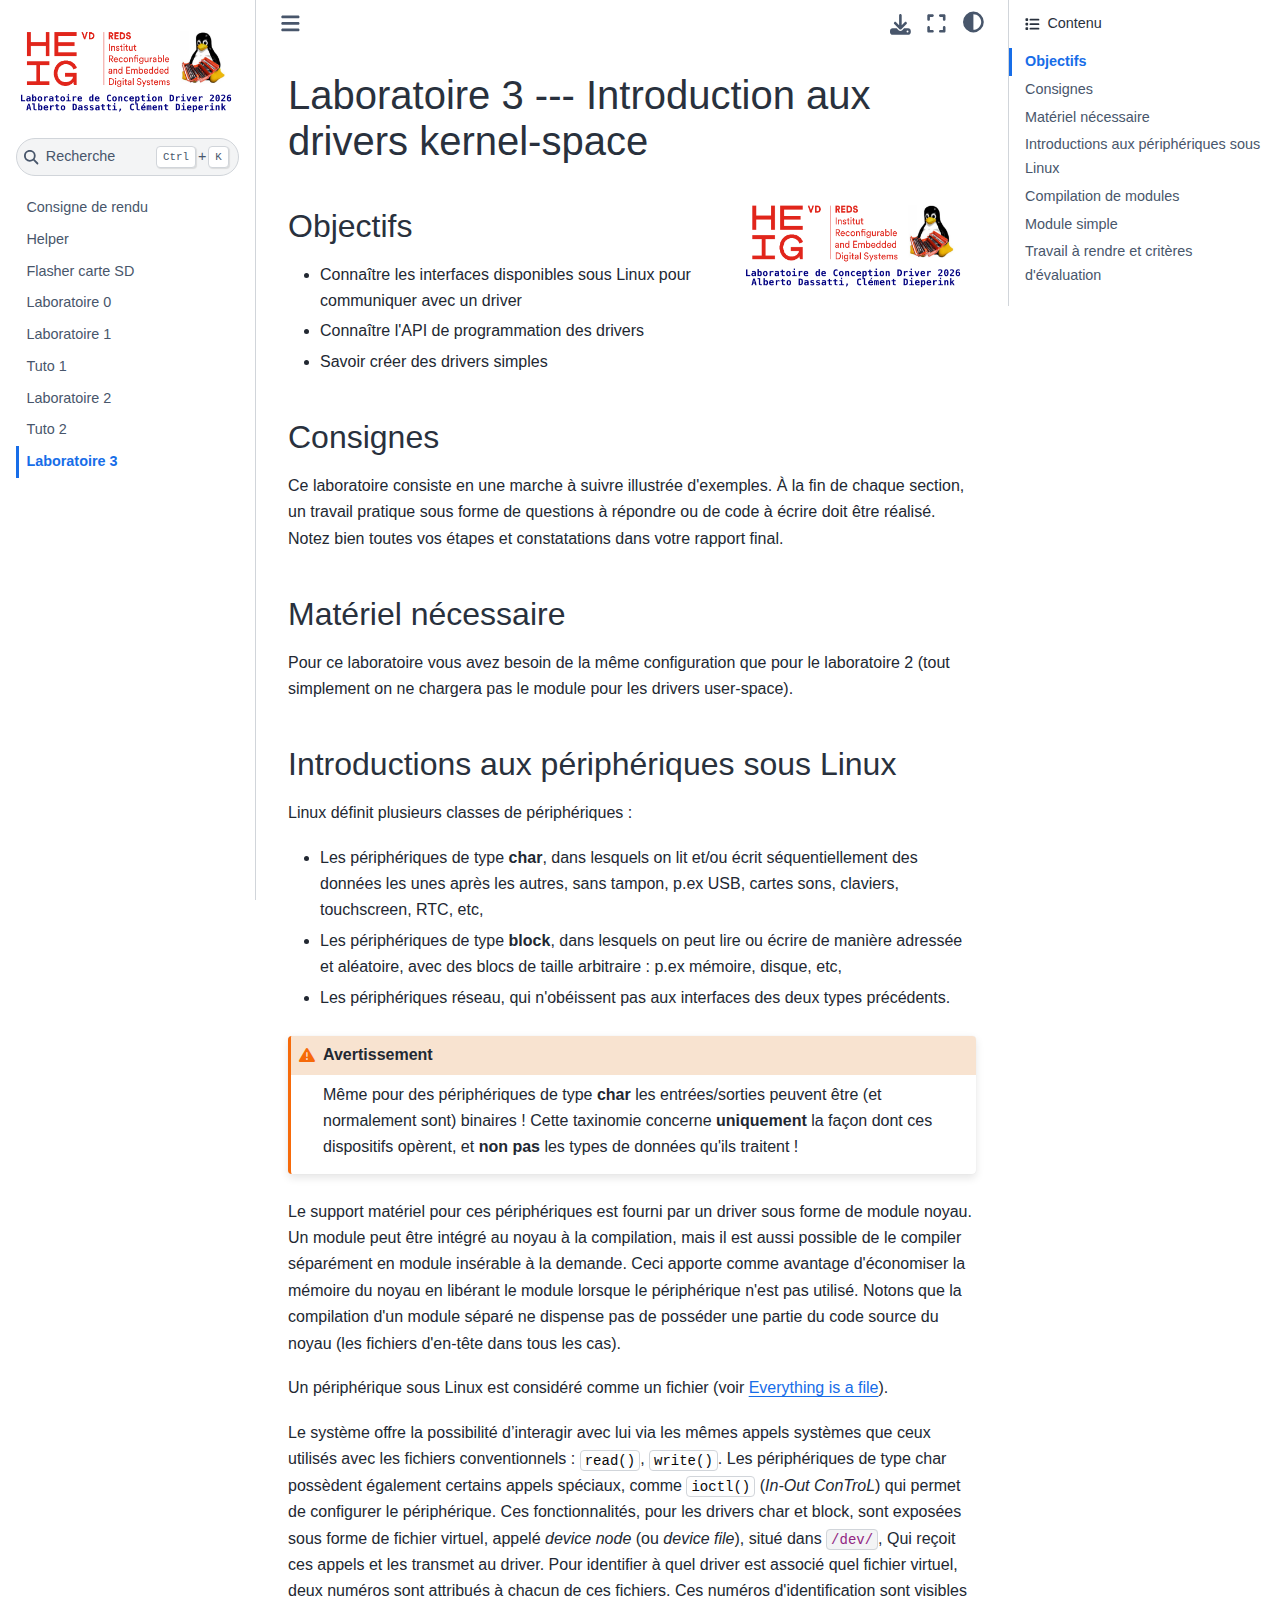
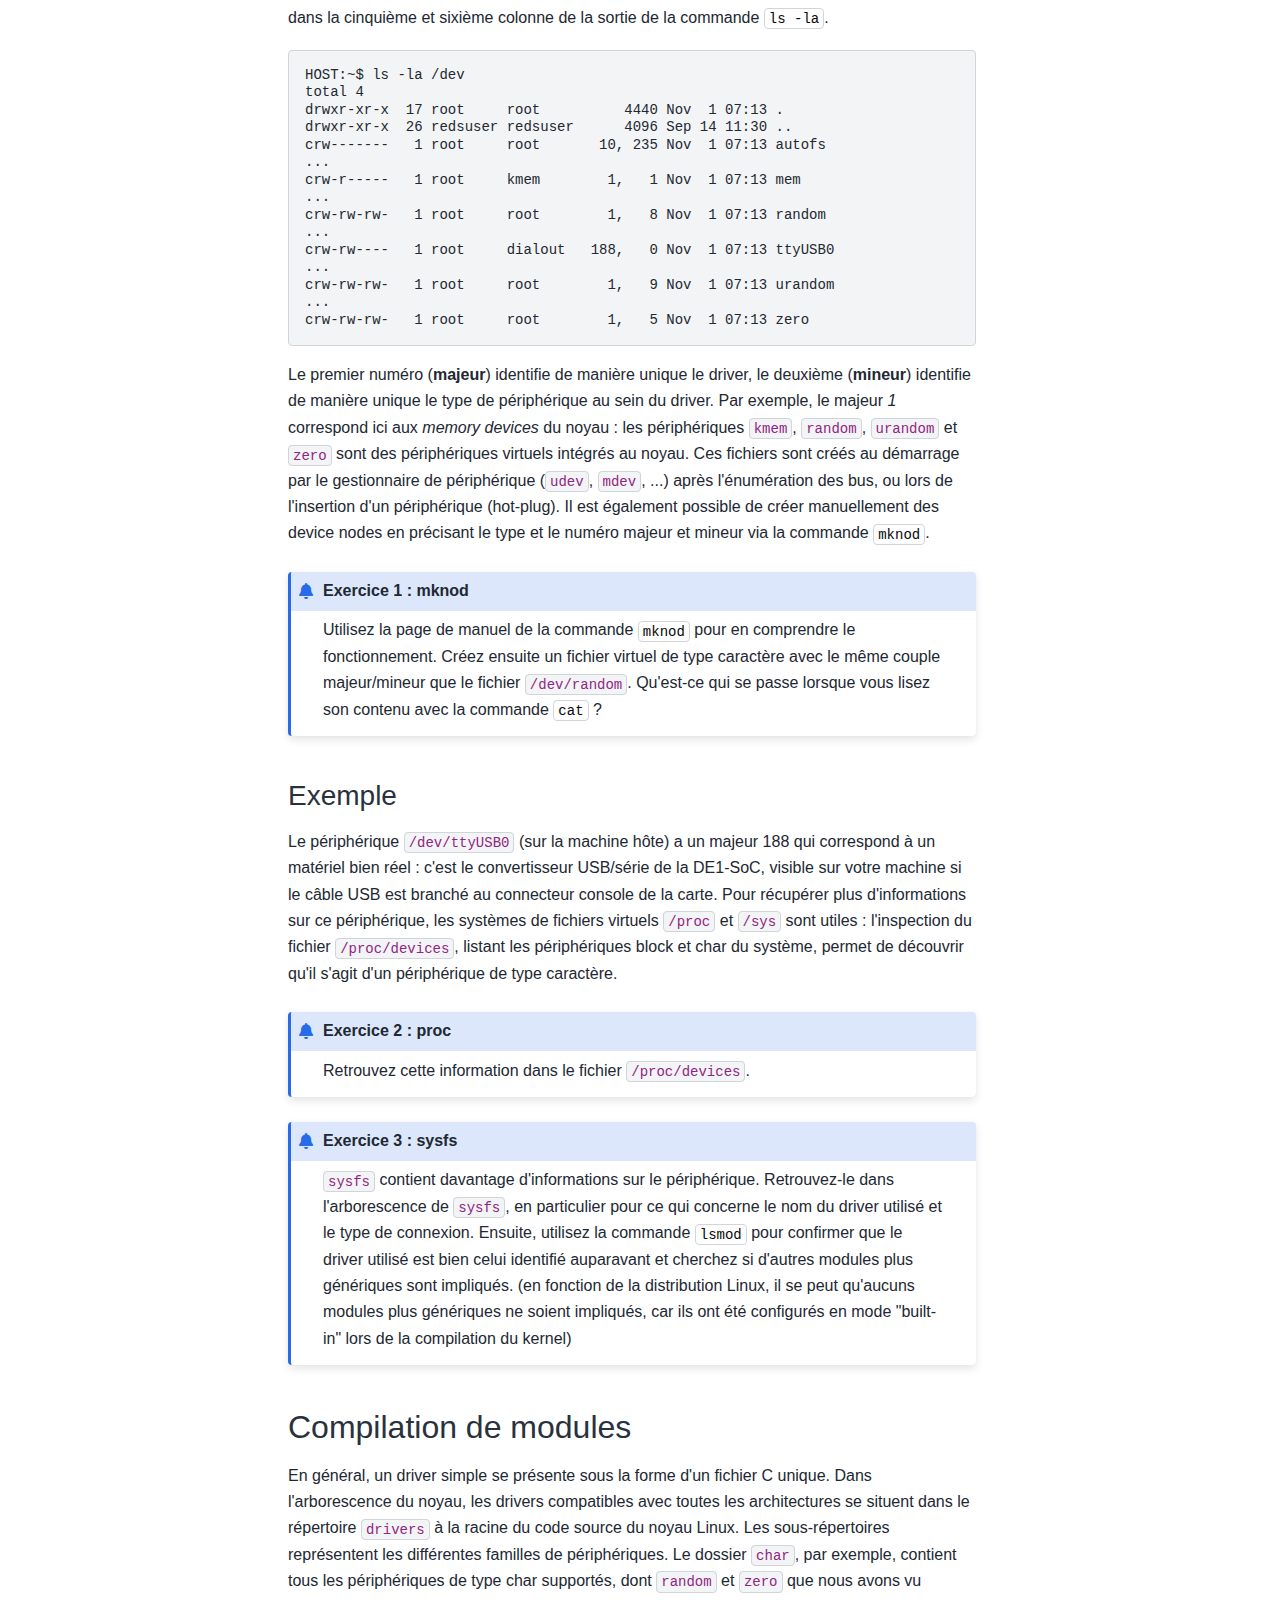
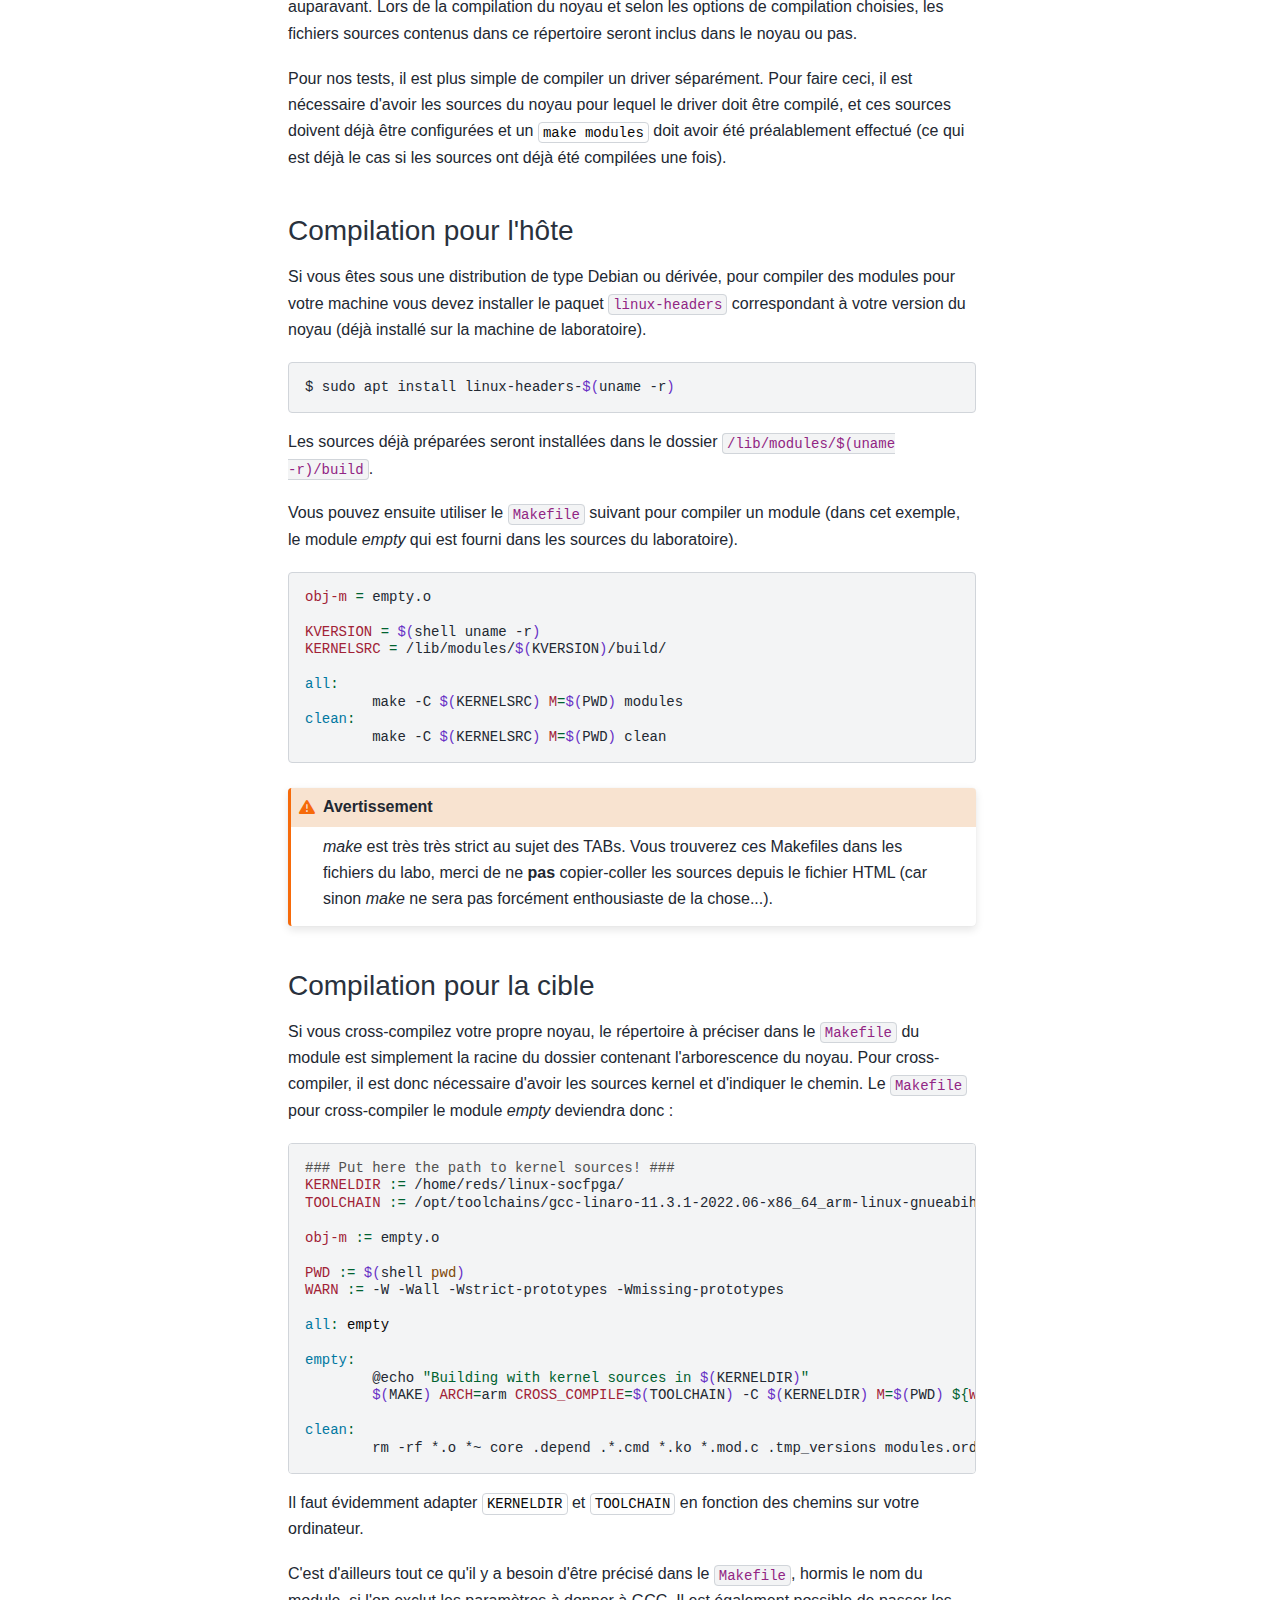
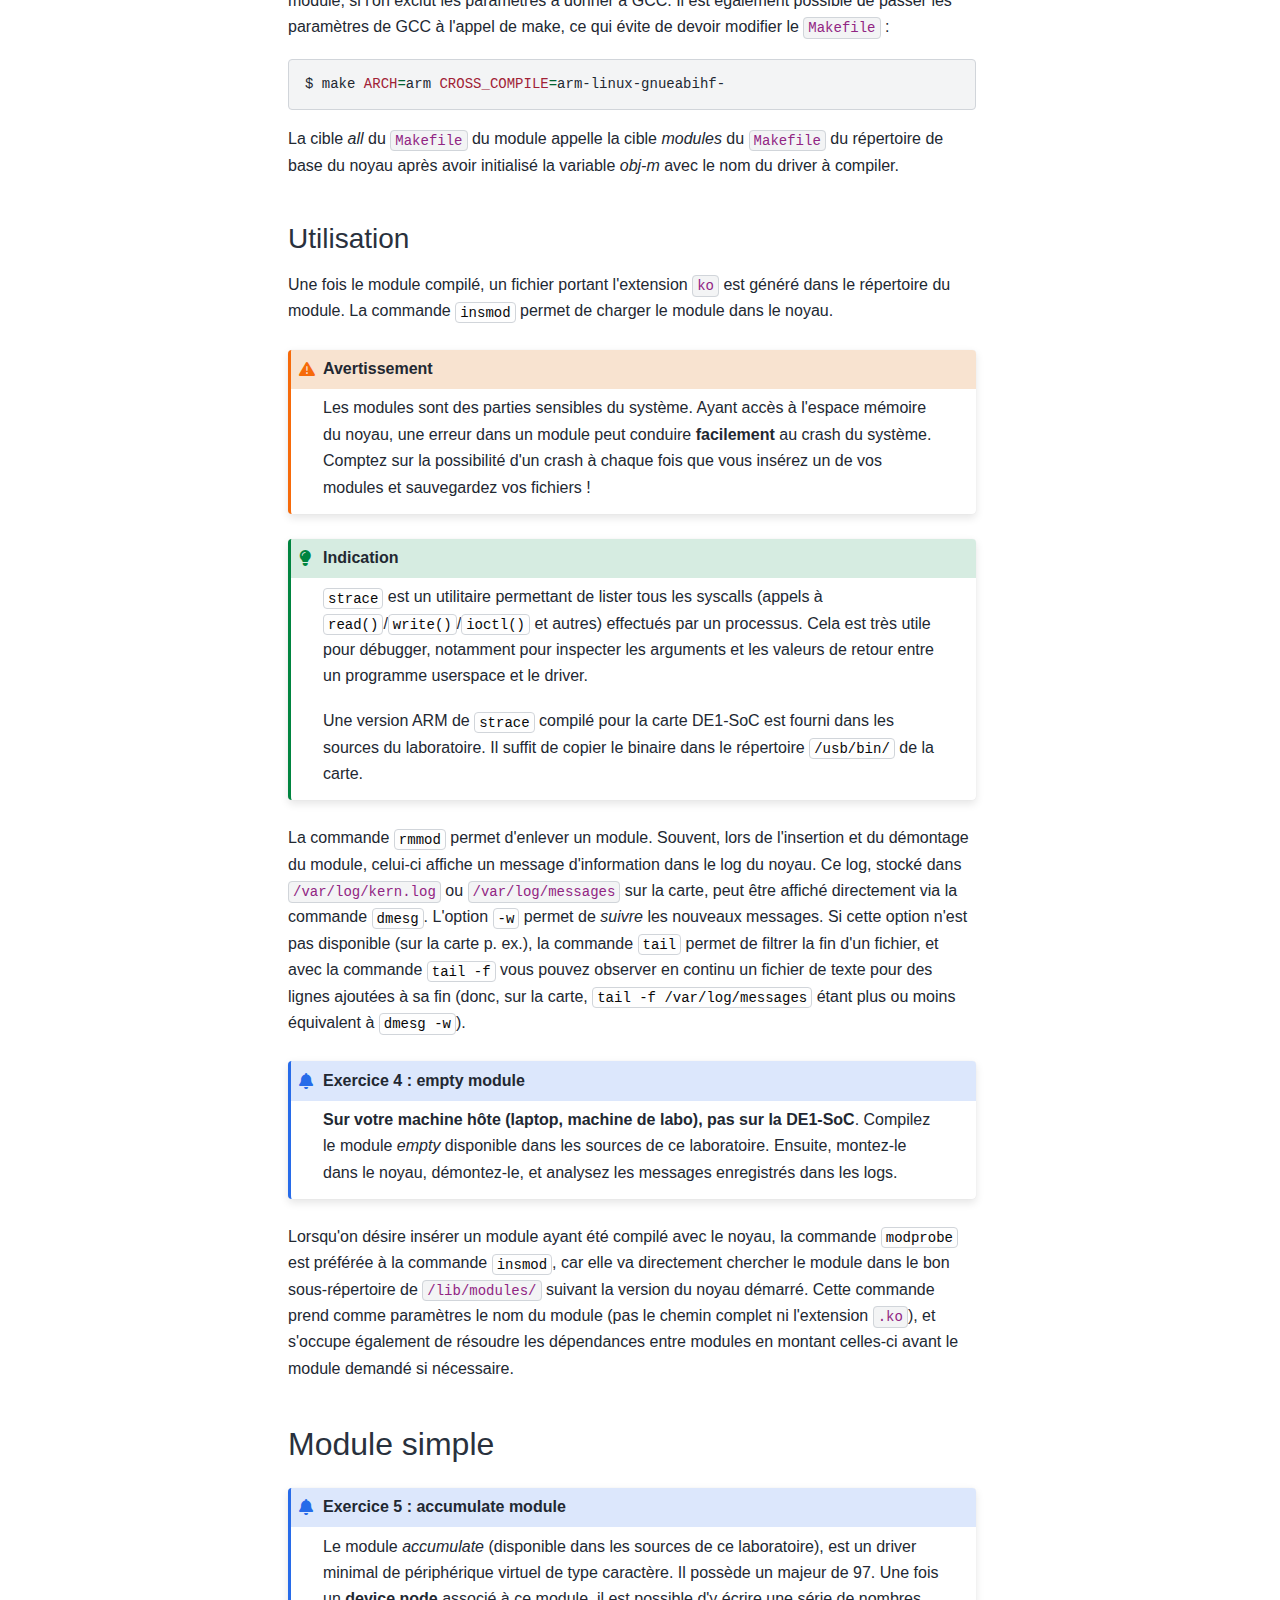
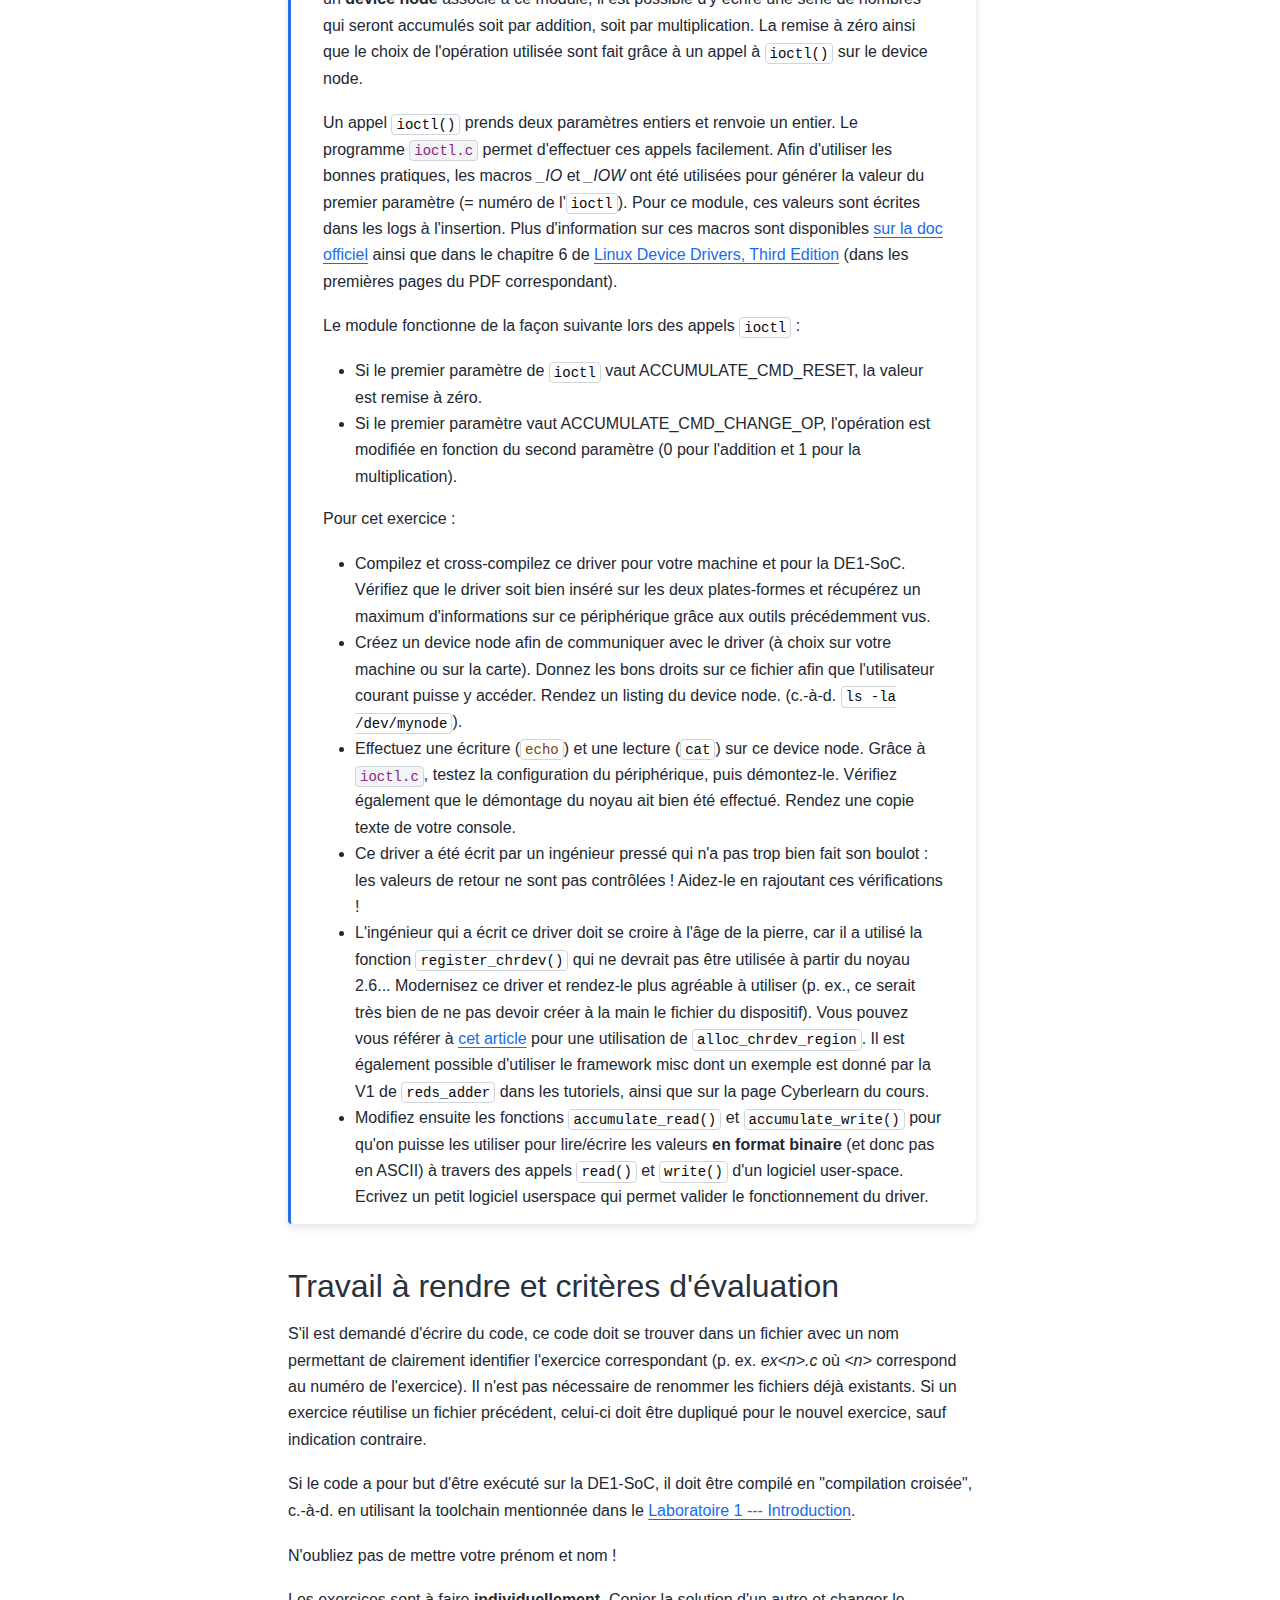
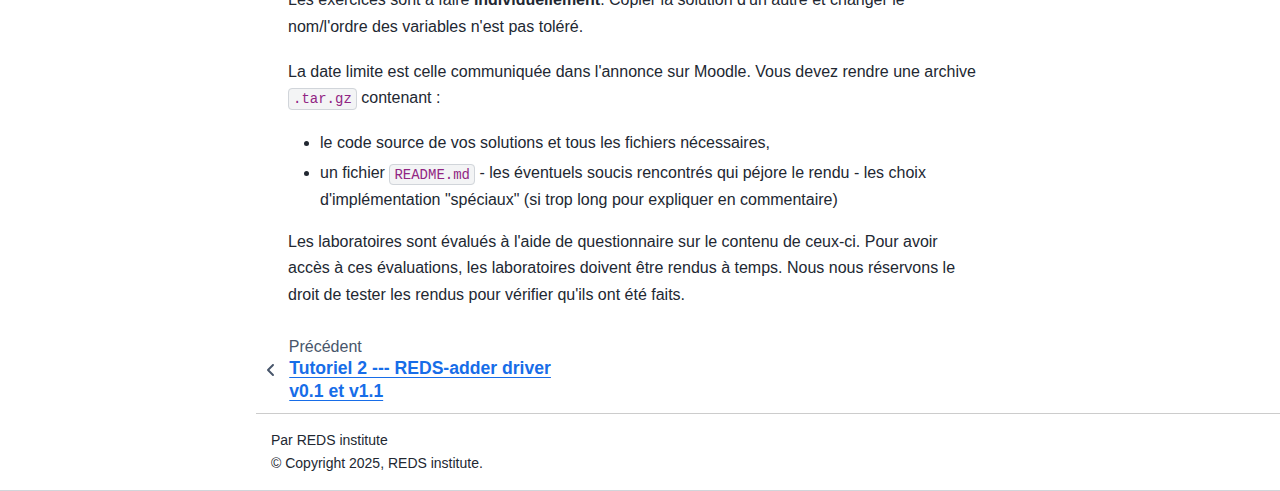
<file: docs/lab_03/lab_03.html>
<!DOCTYPE html>


<html lang="fr" data-content_root="../" >

  <head>
    <meta charset="utf-8" />
    <meta name="viewport" content="width=device-width, initial-scale=1.0" /><meta name="viewport" content="width=device-width, initial-scale=1" />

    <title>Laboratoire 3 --- Introduction aux drivers kernel-space &#8212; Documentation DRV 2025 </title>
  
  
  
  <script data-cfasync="false">
    document.documentElement.dataset.mode = localStorage.getItem("mode") || "";
    document.documentElement.dataset.theme = localStorage.getItem("theme") || "";
  </script>
  
  <!-- Loaded before other Sphinx assets -->
  <link href="../_static/styles/theme.css?digest=dfe6caa3a7d634c4db9b" rel="stylesheet" />
<link href="../_static/styles/bootstrap.css?digest=dfe6caa3a7d634c4db9b" rel="stylesheet" />
<link href="../_static/styles/pydata-sphinx-theme.css?digest=dfe6caa3a7d634c4db9b" rel="stylesheet" />

  
  <link href="../_static/vendor/fontawesome/6.5.2/css/all.min.css?digest=dfe6caa3a7d634c4db9b" rel="stylesheet" />
  <link rel="preload" as="font" type="font/woff2" crossorigin href="../_static/vendor/fontawesome/6.5.2/webfonts/fa-solid-900.woff2" />
<link rel="preload" as="font" type="font/woff2" crossorigin href="../_static/vendor/fontawesome/6.5.2/webfonts/fa-brands-400.woff2" />
<link rel="preload" as="font" type="font/woff2" crossorigin href="../_static/vendor/fontawesome/6.5.2/webfonts/fa-regular-400.woff2" />

    <link rel="stylesheet" type="text/css" href="../_static/pygments.css?v=03e43079" />
    <link rel="stylesheet" type="text/css" href="../_static/styles/sphinx-book-theme.css?v=eba8b062" />
    <link rel="stylesheet" type="text/css" href="../_static/color.css?v=8770e769" />
  
  <!-- Pre-loaded scripts that we'll load fully later -->
  <link rel="preload" as="script" href="../_static/scripts/bootstrap.js?digest=dfe6caa3a7d634c4db9b" />
<link rel="preload" as="script" href="../_static/scripts/pydata-sphinx-theme.js?digest=dfe6caa3a7d634c4db9b" />
  <script src="../_static/vendor/fontawesome/6.5.2/js/all.min.js?digest=dfe6caa3a7d634c4db9b"></script>

    <script src="../_static/documentation_options.js?v=72dce1d2"></script>
    <script src="../_static/doctools.js?v=9bcbadda"></script>
    <script src="../_static/sphinx_highlight.js?v=dc90522c"></script>
    <script src="../_static/scripts/sphinx-book-theme.js?v=887ef09a"></script>
    <script src="../_static/translations.js?v=e6b791cb"></script>
    <script>DOCUMENTATION_OPTIONS.pagename = 'lab_03/lab_03';</script>
    <link rel="index" title="Index" href="../genindex.html" />
    <link rel="search" title="Recherche" href="../search.html" />
    <link rel="prev" title="Tutoriel 2 --- REDS-adder driver v0.1 et v1.1" href="../tuto_02/tuto_02.html" />
  <meta name="viewport" content="width=device-width, initial-scale=1"/>
  <meta name="docsearch:language" content="fr"/>
  </head>
  
  
  <body data-bs-spy="scroll" data-bs-target=".bd-toc-nav" data-offset="180" data-bs-root-margin="0px 0px -60%" data-default-mode="">

  
  
  <div id="pst-skip-link" class="skip-link d-print-none"><a href="#main-content">Passer au contenu principal</a></div>
  
  <div id="pst-scroll-pixel-helper"></div>
  
  <button type="button" class="btn rounded-pill" id="pst-back-to-top">
    <i class="fa-solid fa-arrow-up"></i>Haut de page</button>

  
  <input type="checkbox"
          class="sidebar-toggle"
          id="pst-primary-sidebar-checkbox"/>
  <label class="overlay overlay-primary" for="pst-primary-sidebar-checkbox"></label>
  
  <input type="checkbox"
          class="sidebar-toggle"
          id="pst-secondary-sidebar-checkbox"/>
  <label class="overlay overlay-secondary" for="pst-secondary-sidebar-checkbox"></label>
  
  <div class="search-button__wrapper">
    <div class="search-button__overlay"></div>
    <div class="search-button__search-container">
<form class="bd-search d-flex align-items-center"
      action="../search.html"
      method="get">
  <i class="fa-solid fa-magnifying-glass"></i>
  <input type="search"
         class="form-control"
         name="q"
         id="search-input"
         placeholder="Search..."
         aria-label="Search..."
         autocomplete="off"
         autocorrect="off"
         autocapitalize="off"
         spellcheck="false"/>
  <span class="search-button__kbd-shortcut"><kbd class="kbd-shortcut__modifier">Ctrl</kbd>+<kbd>K</kbd></span>
</form></div>
  </div>

  <div class="pst-async-banner-revealer d-none">
  <aside id="bd-header-version-warning" class="d-none d-print-none" aria-label="Version warning"></aside>
</div>

  
    <header class="bd-header navbar navbar-expand-lg bd-navbar d-print-none">
    </header>
  

  <div class="bd-container">
    <div class="bd-container__inner bd-page-width">
      
      
      
      <div class="bd-sidebar-primary bd-sidebar">
        

  
  <div class="sidebar-header-items sidebar-primary__section">
    
    
    
    
  </div>
  
    <div class="sidebar-primary-items__start sidebar-primary__section">
        <div class="sidebar-primary-item">

  
    
  

<a class="navbar-brand logo" href="../index.html">
  
  
  
  
  
    
    
      
    
    
    <img src="../_static/logo_drv.png" class="logo__image only-light" alt="Documentation DRV 2025  - Home"/>
    <script>document.write(`<img src="../_static/logo_drv.png" class="logo__image only-dark" alt="Documentation DRV 2025  - Home"/>`);</script>
  
  
</a></div>
        <div class="sidebar-primary-item">

 <script>
 document.write(`
   <button class="btn search-button-field search-button__button" title="Recherche" aria-label="Recherche" data-bs-placement="bottom" data-bs-toggle="tooltip">
    <i class="fa-solid fa-magnifying-glass"></i>
    <span class="search-button__default-text">Recherche</span>
    <span class="search-button__kbd-shortcut"><kbd class="kbd-shortcut__modifier">Ctrl</kbd>+<kbd class="kbd-shortcut__modifier">K</kbd></span>
   </button>
 `);
 </script></div>
        <div class="sidebar-primary-item"><nav class="bd-links bd-docs-nav" aria-label="Main">
    <div class="bd-toc-item navbar-nav active">
        <ul class="current nav bd-sidenav">
<li class="toctree-l1"><a class="reference internal" href="../helper/eval_criterion.html">Consigne de rendu</a></li>
<li class="toctree-l1"><a class="reference internal" href="../helper/helper.html">Helper</a></li>
<li class="toctree-l1"><a class="reference internal" href="../helper/flash_sd.html">Flasher carte SD</a></li>
<li class="toctree-l1"><a class="reference internal" href="../lab_00/lab_00.html">Laboratoire 0</a></li>
<li class="toctree-l1"><a class="reference internal" href="../lab_01/lab_01.html">Laboratoire 1</a></li>
<li class="toctree-l1"><a class="reference internal" href="../tuto_01/tuto_01.html">Tuto 1</a></li>
<li class="toctree-l1"><a class="reference internal" href="../lab_02/lab_02.html">Laboratoire 2</a></li>
<li class="toctree-l1"><a class="reference internal" href="../tuto_02/tuto_02.html">Tuto 2</a></li>
<li class="toctree-l1 current active"><a class="current reference internal" href="#">Laboratoire 3</a></li>
</ul>

    </div>
</nav></div>
    </div>
  
  
  <div class="sidebar-primary-items__end sidebar-primary__section">
  </div>
  
  <div id="rtd-footer-container"></div>


      </div>
      
      <main id="main-content" class="bd-main" role="main">
        
        

<div class="sbt-scroll-pixel-helper"></div>

          <div class="bd-content">
            <div class="bd-article-container">
              
              <div class="bd-header-article d-print-none">
<div class="header-article-items header-article__inner">
  
    <div class="header-article-items__start">
      
        <div class="header-article-item"><button class="sidebar-toggle primary-toggle btn btn-sm" title="Toggle primary sidebar" data-bs-placement="bottom" data-bs-toggle="tooltip">
  <span class="fa-solid fa-bars"></span>
</button></div>
      
    </div>
  
  
    <div class="header-article-items__end">
      
        <div class="header-article-item">

<div class="article-header-buttons">





<div class="dropdown dropdown-download-buttons">
  <button class="btn dropdown-toggle" type="button" data-bs-toggle="dropdown" aria-expanded="false" aria-label="Téléchargez cette page">
    <i class="fas fa-download"></i>
  </button>
  <ul class="dropdown-menu">
      
      
      
      <li><a href="../_sources/lab_03/lab_03.rst" target="_blank"
   class="btn btn-sm btn-download-source-button dropdown-item"
   title="Télécharger le fichier source"
   data-bs-placement="left" data-bs-toggle="tooltip"
>
  

<span class="btn__icon-container">
  <i class="fas fa-file"></i>
  </span>
<span class="btn__text-container">.rst</span>
</a>
</li>
      
      
      
      
      <li>
<button onclick="window.print()"
  class="btn btn-sm btn-download-pdf-button dropdown-item"
  title="Imprimer au format PDF"
  data-bs-placement="left" data-bs-toggle="tooltip"
>
  

<span class="btn__icon-container">
  <i class="fas fa-file-pdf"></i>
  </span>
<span class="btn__text-container">.pdf</span>
</button>
</li>
      
  </ul>
</div>




<button onclick="toggleFullScreen()"
  class="btn btn-sm btn-fullscreen-button"
  title="Mode plein écran"
  data-bs-placement="bottom" data-bs-toggle="tooltip"
>
  

<span class="btn__icon-container">
  <i class="fas fa-expand"></i>
  </span>

</button>



<script>
document.write(`
  <button class="btn btn-sm nav-link pst-navbar-icon theme-switch-button" title="clair/sombre" aria-label="clair/sombre" data-bs-placement="bottom" data-bs-toggle="tooltip">
    <i class="theme-switch fa-solid fa-sun fa-lg" data-mode="light"></i>
    <i class="theme-switch fa-solid fa-moon fa-lg" data-mode="dark"></i>
    <i class="theme-switch fa-solid fa-circle-half-stroke fa-lg" data-mode="auto"></i>
  </button>
`);
</script>


<script>
document.write(`
  <button class="btn btn-sm pst-navbar-icon search-button search-button__button" title="Recherche" aria-label="Recherche" data-bs-placement="bottom" data-bs-toggle="tooltip">
    <i class="fa-solid fa-magnifying-glass fa-lg"></i>
  </button>
`);
</script>
<button class="sidebar-toggle secondary-toggle btn btn-sm" title="Toggle secondary sidebar" data-bs-placement="bottom" data-bs-toggle="tooltip">
    <span class="fa-solid fa-list"></span>
</button>
</div></div>
      
    </div>
  
</div>
</div>
              
              

<div id="jb-print-docs-body" class="onlyprint">
    <h1>Laboratoire 3 --- Introduction aux drivers kernel-space</h1>
    <!-- Table of contents -->
    <div id="print-main-content">
        <div id="jb-print-toc">
            
            <div>
                <h2> Contenu </h2>
            </div>
            <nav aria-label="Page">
                <ul class="visible nav section-nav flex-column">
<li class="toc-h2 nav-item toc-entry"><a class="reference internal nav-link" href="#objectifs">Objectifs</a></li>
<li class="toc-h2 nav-item toc-entry"><a class="reference internal nav-link" href="#consignes">Consignes</a></li>
<li class="toc-h2 nav-item toc-entry"><a class="reference internal nav-link" href="#materiel-necessaire">Matériel nécessaire</a></li>
<li class="toc-h2 nav-item toc-entry"><a class="reference internal nav-link" href="#introductions-aux-peripheriques-sous-linux">Introductions aux périphériques sous Linux</a><ul class="nav section-nav flex-column">
<li class="toc-h3 nav-item toc-entry"><a class="reference internal nav-link" href="#exemple">Exemple</a></li>
</ul>
</li>
<li class="toc-h2 nav-item toc-entry"><a class="reference internal nav-link" href="#compilation-de-modules">Compilation de modules</a><ul class="nav section-nav flex-column">
<li class="toc-h3 nav-item toc-entry"><a class="reference internal nav-link" href="#compilation-pour-l-hote">Compilation pour l'hôte</a></li>
<li class="toc-h3 nav-item toc-entry"><a class="reference internal nav-link" href="#compilation-pour-la-cible">Compilation pour la cible</a></li>
<li class="toc-h3 nav-item toc-entry"><a class="reference internal nav-link" href="#utilisation">Utilisation</a></li>
</ul>
</li>
<li class="toc-h2 nav-item toc-entry"><a class="reference internal nav-link" href="#module-simple">Module simple</a></li>
<li class="toc-h2 nav-item toc-entry"><a class="reference internal nav-link" href="#travail-a-rendre-et-criteres-d-evaluation">Travail à rendre et critères d'évaluation</a></li>
</ul>
            </nav>
        </div>
    </div>
</div>

              
                
<div id="searchbox"></div>
                <article class="bd-article">
                  
  <section id="laboratoire-3-introduction-aux-drivers-kernel-space">
<span id="laboratoire3"></span><h1>Laboratoire 3 --- Introduction aux drivers kernel-space<a class="headerlink" href="#laboratoire-3-introduction-aux-drivers-kernel-space" title="Lien vers cette rubrique">#</a></h1>
<figure class="align-right">
<a class="reference internal image-reference" href="../_images/logo_drv.png"><img alt="../_images/logo_drv.png" src="../_images/logo_drv.png" style="width: 6cm;" />
</a>
</figure>
<section id="objectifs">
<h2>Objectifs<a class="headerlink" href="#objectifs" title="Lien vers cette rubrique">#</a></h2>
<ul class="simple">
<li><p>Connaître les interfaces disponibles sous Linux pour communiquer avec un driver</p></li>
<li><p>Connaître l'API de programmation des drivers</p></li>
<li><p>Savoir créer des drivers simples</p></li>
</ul>
</section>
<section id="consignes">
<h2>Consignes<a class="headerlink" href="#consignes" title="Lien vers cette rubrique">#</a></h2>
<p>Ce laboratoire consiste en une marche à suivre illustrée d'exemples.
À la fin de chaque section, un travail pratique sous forme de questions à
répondre ou de code à écrire doit être réalisé. Notez bien toutes vos étapes et
constatations dans votre rapport final.</p>
</section>
<section id="materiel-necessaire">
<h2>Matériel nécessaire<a class="headerlink" href="#materiel-necessaire" title="Lien vers cette rubrique">#</a></h2>
<p>Pour ce laboratoire vous avez besoin de la même configuration que pour le laboratoire 2 (tout
simplement on ne chargera pas le module pour les drivers user-space).</p>
</section>
<section id="introductions-aux-peripheriques-sous-linux">
<h2>Introductions aux périphériques sous Linux<a class="headerlink" href="#introductions-aux-peripheriques-sous-linux" title="Lien vers cette rubrique">#</a></h2>
<p>Linux définit plusieurs classes de périphériques :</p>
<ul class="simple">
<li><p>Les périphériques de type <strong>char</strong>, dans lesquels on lit et/ou
écrit séquentiellement des données les unes après les autres, sans tampon,
p.ex USB, cartes sons, claviers, touchscreen, RTC, etc,</p></li>
<li><p>Les périphériques de type <strong>block</strong>, dans lesquels on peut lire ou écrire de
manière adressée et aléatoire, avec des blocs de taille arbitraire :
p.ex mémoire, disque, etc,</p></li>
<li><p>Les périphériques réseau, qui n'obéissent pas aux interfaces des deux types
précédents.</p></li>
</ul>
<div class="admonition warning">
<p class="admonition-title">Avertissement</p>
<p>Même pour des périphériques de type <strong>char</strong> les entrées/sorties
peuvent être (et normalement sont) binaires ! Cette taxinomie concerne <strong>uniquement</strong>
la façon dont ces dispositifs opèrent, et <strong>non pas</strong> les types de données
qu'ils traitent !</p>
</div>
<p>Le support matériel pour ces périphériques est fourni par un driver sous forme
de module noyau. Un module peut être intégré au noyau à la compilation, mais il
est aussi possible de le compiler séparément en module insérable à la demande.
Ceci apporte comme avantage d'économiser la mémoire du noyau en libérant le
module lorsque le périphérique n'est pas utilisé. Notons que la compilation d'un
module séparé ne dispense pas de posséder une partie du code source du noyau
(les fichiers d'en-tête dans tous les cas).</p>
<p>Un périphérique sous Linux est considéré comme un fichier (voir
<a class="reference external" href="https://en.wikipedia.org/wiki/Everything_is_a_file">Everything is a file</a>).</p>
<p>Le système offre la possibilité d’interagir avec lui via les mêmes appels
systèmes que ceux utilisés avec les fichiers conventionnels : <code class="code highlight c docutils literal highlight-c"><span class="n">read</span><span class="p">()</span></code>,
<code class="code highlight c docutils literal highlight-c"><span class="n">write</span><span class="p">()</span></code>.
Les périphériques de type char possèdent également certains appels
spéciaux, comme <code class="code highlight c docutils literal highlight-c"><span class="n">ioctl</span><span class="p">()</span></code> (<em>In-Out ConTroL</em>) qui permet de configurer le
périphérique.
Ces fonctionnalités, pour les drivers char et block, sont exposées sous forme de
fichier virtuel, appelé <em>device node</em> (ou <em>device file</em>), situé dans
<code class="file docutils literal notranslate"><span class="pre">/dev/</span></code>, Qui reçoit ces appels et les transmet au driver.
Pour identifier à quel driver est associé quel fichier virtuel, deux numéros
sont attribués à chacun de ces fichiers.
Ces numéros d'identification sont visibles dans la cinquième et sixième
colonne de la sortie de la commande <code class="code highlight bash docutils literal highlight-bash">ls<span class="w"> </span>-la</code>.</p>
<div class="highlight-console notranslate"><div class="highlight"><pre><span></span><span class="gp">HOST:~$ </span>ls<span class="w"> </span>-la<span class="w"> </span>/dev
<span class="go">total 4</span>
<span class="go">drwxr-xr-x  17 root     root          4440 Nov  1 07:13 .</span>
<span class="go">drwxr-xr-x  26 redsuser redsuser      4096 Sep 14 11:30 ..</span>
<span class="go">crw-------   1 root     root       10, 235 Nov  1 07:13 autofs</span>
<span class="go">...</span>
<span class="go">crw-r-----   1 root     kmem        1,   1 Nov  1 07:13 mem</span>
<span class="go">...</span>
<span class="go">crw-rw-rw-   1 root     root        1,   8 Nov  1 07:13 random</span>
<span class="go">...</span>
<span class="go">crw-rw----   1 root     dialout   188,   0 Nov  1 07:13 ttyUSB0</span>
<span class="go">...</span>
<span class="go">crw-rw-rw-   1 root     root        1,   9 Nov  1 07:13 urandom</span>
<span class="go">...</span>
<span class="go">crw-rw-rw-   1 root     root        1,   5 Nov  1 07:13 zero</span>
</pre></div>
</div>
<p>Le premier numéro (<strong>majeur</strong>) identifie de manière unique le driver, le
deuxième (<strong>mineur</strong>) identifie de manière unique le type de périphérique au
sein du driver. Par exemple, le majeur <em>1</em> correspond ici aux <em>memory devices</em> du
noyau : les périphériques <code class="file docutils literal notranslate"><span class="pre">kmem</span></code>, <code class="file docutils literal notranslate"><span class="pre">random</span></code>, <code class="file docutils literal notranslate"><span class="pre">urandom</span></code> et
<code class="file docutils literal notranslate"><span class="pre">zero</span></code> sont des périphériques virtuels intégrés au noyau.
Ces fichiers sont créés au démarrage par le gestionnaire de périphérique
(<code class="file docutils literal notranslate"><span class="pre">udev</span></code>, <code class="file docutils literal notranslate"><span class="pre">mdev</span></code>, ...) après l'énumération des bus, ou lors de
l'insertion d'un périphérique (hot-plug).
Il est également possible de créer manuellement des device nodes en
précisant le type et le numéro majeur et mineur via la commande <code class="code highlight bash docutils literal highlight-bash">mknod</code>.</p>
<div class="admonition-exercice-1-mknod admonition">
<p class="admonition-title"><strong>Exercice 1 : mknod</strong></p>
<p>Utilisez la page de manuel de la commande <code class="code highlight bash docutils literal highlight-bash">mknod</code> pour en comprendre le
fonctionnement.
Créez ensuite un fichier virtuel de type caractère avec le même couple
majeur/mineur que le fichier <code class="file docutils literal notranslate"><span class="pre">/dev/random</span></code>.
Qu'est-ce qui se passe lorsque vous lisez son contenu avec la commande
<code class="code highlight bash docutils literal highlight-bash">cat</code> ?</p>
</div>
<section id="exemple">
<h3>Exemple<a class="headerlink" href="#exemple" title="Lien vers cette rubrique">#</a></h3>
<p>Le périphérique <code class="file docutils literal notranslate"><span class="pre">/dev/ttyUSB0</span></code> (sur la machine hôte) a un majeur 188 qui correspond à un matériel
bien réel : c'est le convertisseur USB/série de la DE1-SoC, visible sur votre
machine si le câble USB est branché au connecteur console de la carte.
Pour récupérer plus d'informations sur ce périphérique, les systèmes de fichiers
virtuels <code class="file docutils literal notranslate"><span class="pre">/proc</span></code> et <code class="file docutils literal notranslate"><span class="pre">/sys</span></code> sont utiles :
l'inspection du fichier <code class="file docutils literal notranslate"><span class="pre">/proc/devices</span></code>, listant les périphériques block
et char du système, permet de découvrir qu'il s'agit d'un périphérique de type
caractère.</p>
<div class="admonition-exercice-2-proc admonition">
<p class="admonition-title"><strong>Exercice 2 : proc</strong></p>
<p>Retrouvez cette information dans le fichier <code class="file docutils literal notranslate"><span class="pre">/proc/devices</span></code>.</p>
</div>
<div class="admonition-exercice-3-sysfs admonition">
<p class="admonition-title"><strong>Exercice 3 : sysfs</strong></p>
<p><code class="file docutils literal notranslate"><span class="pre">sysfs</span></code> contient davantage d'informations sur le périphérique.
Retrouvez-le dans l'arborescence de <code class="file docutils literal notranslate"><span class="pre">sysfs</span></code>, en particulier
pour ce qui concerne le nom du driver utilisé et le type de connexion.
Ensuite, utilisez la commande <code class="code highlight bash docutils literal highlight-bash">lsmod</code> pour confirmer que le
driver utilisé est bien celui identifié auparavant et cherchez si
d'autres modules plus génériques sont impliqués.
(en fonction de la distribution Linux, il se peut qu'aucuns modules
plus génériques ne soient impliqués, car ils ont été configurés en mode &quot;built-in&quot;
lors de la compilation du kernel)</p>
</div>
</section>
</section>
<section id="compilation-de-modules">
<h2>Compilation de modules<a class="headerlink" href="#compilation-de-modules" title="Lien vers cette rubrique">#</a></h2>
<p>En général, un driver simple se présente sous la forme d'un fichier C unique.
Dans l'arborescence du noyau, les drivers compatibles avec toutes les
architectures se situent dans le répertoire <code class="file docutils literal notranslate"><span class="pre">drivers</span></code> à la racine du code
source du noyau Linux.
Les sous-répertoires représentent les différentes familles de périphériques.
Le dossier <code class="file docutils literal notranslate"><span class="pre">char</span></code>, par exemple, contient tous les périphériques de type
char supportés, dont <code class="file docutils literal notranslate"><span class="pre">random</span></code> et <code class="file docutils literal notranslate"><span class="pre">zero</span></code> que nous avons vu auparavant.
Lors de la compilation du noyau et selon les options de compilation choisies,
les fichiers sources contenus dans ce répertoire seront inclus dans le noyau ou
pas.</p>
<p>Pour nos tests, il est plus simple de compiler un driver séparément. Pour faire
ceci, il est nécessaire d'avoir les sources du noyau pour lequel le driver doit
être compilé, et ces sources doivent déjà être configurées et un
<code class="code highlight bash docutils literal highlight-bash">make<span class="w"> </span>modules</code> doit avoir été préalablement effectué (ce qui est déjà le cas
si les sources ont déjà été compilées une fois).</p>
<section id="compilation-pour-l-hote">
<h3>Compilation pour l'hôte<a class="headerlink" href="#compilation-pour-l-hote" title="Lien vers cette rubrique">#</a></h3>
<p>Si vous êtes sous une distribution de type Debian ou dérivée, pour compiler des
modules pour votre machine vous devez installer le paquet <code class="file docutils literal notranslate"><span class="pre">linux-headers</span></code>
correspondant à votre version du noyau (déjà installé sur la machine de
laboratoire).</p>
<div class="highlight-console notranslate"><div class="highlight"><pre><span></span><span class="gp">$ </span>sudo<span class="w"> </span>apt<span class="w"> </span>install<span class="w"> </span>linux-headers-<span class="k">$(</span>uname<span class="w"> </span>-r<span class="k">)</span>
</pre></div>
</div>
<p>Les sources déjà préparées seront installées dans le dossier
<code class="file docutils literal notranslate"><span class="pre">/lib/modules/$(uname</span> <span class="pre">-r)/build</span></code>.</p>
<p>Vous pouvez ensuite utiliser le <code class="file docutils literal notranslate"><span class="pre">Makefile</span></code> suivant pour compiler un module
(dans cet exemple, le module <em>empty</em> qui est fourni dans les sources du
laboratoire).</p>
<div class="highlight-Makefile notranslate"><div class="highlight"><pre><span></span><span class="nv">obj-m</span><span class="w"> </span><span class="o">=</span><span class="w"> </span>empty.o

<span class="nv">KVERSION</span><span class="w"> </span><span class="o">=</span><span class="w"> </span><span class="k">$(</span>shell<span class="w"> </span>uname<span class="w"> </span>-r<span class="k">)</span>
<span class="nv">KERNELSRC</span><span class="w"> </span><span class="o">=</span><span class="w"> </span>/lib/modules/<span class="k">$(</span>KVERSION<span class="k">)</span>/build/

<span class="nf">all</span><span class="o">:</span>
<span class="w">	</span>make<span class="w"> </span>-C<span class="w"> </span><span class="k">$(</span>KERNELSRC<span class="k">)</span><span class="w"> </span><span class="nv">M</span><span class="o">=</span><span class="k">$(</span>PWD<span class="k">)</span><span class="w"> </span>modules
<span class="nf">clean</span><span class="o">:</span>
<span class="w">	</span>make<span class="w"> </span>-C<span class="w"> </span><span class="k">$(</span>KERNELSRC<span class="k">)</span><span class="w"> </span><span class="nv">M</span><span class="o">=</span><span class="k">$(</span>PWD<span class="k">)</span><span class="w"> </span>clean
</pre></div>
</div>
<div class="admonition warning">
<p class="admonition-title">Avertissement</p>
<p><em>make</em> est très très strict au sujet des TABs. Vous trouverez ces
Makefiles dans les fichiers du labo, merci de ne <strong>pas</strong>
copier-coller les sources depuis le fichier HTML (car sinon <em>make</em>
ne sera pas forcément enthousiaste de la chose...).</p>
</div>
</section>
<section id="compilation-pour-la-cible">
<h3>Compilation pour la cible<a class="headerlink" href="#compilation-pour-la-cible" title="Lien vers cette rubrique">#</a></h3>
<p>Si vous cross-compilez votre propre noyau, le répertoire à préciser dans le
<code class="file docutils literal notranslate"><span class="pre">Makefile</span></code> du module est simplement la racine du dossier contenant
l'arborescence du noyau.
Pour cross-compiler, il est donc nécessaire d'avoir les sources kernel et
d'indiquer le chemin.
Le <code class="file docutils literal notranslate"><span class="pre">Makefile</span></code> pour cross-compiler le module <em>empty</em> deviendra
donc :</p>
<div class="highlight-Makefile notranslate"><div class="highlight"><pre><span></span><span class="c">### Put here the path to kernel sources! ###</span>
<span class="nv">KERNELDIR</span><span class="w"> </span><span class="o">:=</span><span class="w"> </span>/home/reds/linux-socfpga/
<span class="nv">TOOLCHAIN</span><span class="w"> </span><span class="o">:=</span><span class="w"> </span>/opt/toolchains/gcc-linaro-11.3.1-2022.06-x86_64_arm-linux-gnueabihf/bin/arm-linux-gnueabihf-

<span class="nv">obj-m</span><span class="w"> </span><span class="o">:=</span><span class="w"> </span>empty.o

<span class="nv">PWD</span><span class="w"> </span><span class="o">:=</span><span class="w"> </span><span class="k">$(</span>shell<span class="w"> </span><span class="nb">pwd</span><span class="k">)</span>
<span class="nv">WARN</span><span class="w"> </span><span class="o">:=</span><span class="w"> </span>-W<span class="w"> </span>-Wall<span class="w"> </span>-Wstrict-prototypes<span class="w"> </span>-Wmissing-prototypes

<span class="nf">all</span><span class="o">:</span><span class="w"> </span><span class="n">empty</span>

<span class="nf">empty</span><span class="o">:</span>
<span class="w">	</span>@echo<span class="w"> </span><span class="s2">&quot;Building with kernel sources in </span><span class="k">$(</span>KERNELDIR<span class="k">)</span><span class="s2">&quot;</span>
<span class="w">	</span><span class="k">$(</span>MAKE<span class="k">)</span><span class="w"> </span><span class="nv">ARCH</span><span class="o">=</span>arm<span class="w"> </span><span class="nv">CROSS_COMPILE</span><span class="o">=</span><span class="k">$(</span>TOOLCHAIN<span class="k">)</span><span class="w"> </span>-C<span class="w"> </span><span class="k">$(</span>KERNELDIR<span class="k">)</span><span class="w"> </span><span class="nv">M</span><span class="o">=</span><span class="k">$(</span>PWD<span class="k">)</span><span class="w"> </span><span class="si">${</span><span class="nv">WARN</span><span class="si">}</span>

<span class="nf">clean</span><span class="o">:</span>
<span class="w">	</span>rm<span class="w"> </span>-rf<span class="w"> </span>*.o<span class="w"> </span>*~<span class="w"> </span>core<span class="w"> </span>.depend<span class="w"> </span>.*.cmd<span class="w"> </span>*.ko<span class="w"> </span>*.mod.c<span class="w"> </span>.tmp_versions<span class="w"> </span>modules.order<span class="w"> </span>Module.symvers
</pre></div>
</div>
<p>Il faut évidemment adapter <code class="code highlight bash docutils literal highlight-bash">KERNELDIR</code> et <code class="code highlight bash docutils literal highlight-bash">TOOLCHAIN</code> en fonction
des chemins sur votre ordinateur.</p>
<p>C'est d'ailleurs tout ce qu'il y a besoin d'être précisé dans le <code class="file docutils literal notranslate"><span class="pre">Makefile</span></code>,
hormis le nom du module, si l'on exclut les paramètres à donner à GCC.
Il est également possible de passer les paramètres de GCC à l'appel de make, ce
qui évite de devoir modifier le <code class="file docutils literal notranslate"><span class="pre">Makefile</span></code> :</p>
<div class="highlight-console notranslate"><div class="highlight"><pre><span></span><span class="gp">$ </span>make<span class="w"> </span><span class="nv">ARCH</span><span class="o">=</span>arm<span class="w"> </span><span class="nv">CROSS_COMPILE</span><span class="o">=</span>arm-linux-gnueabihf-
</pre></div>
</div>
<p>La cible <em>all</em> du <code class="file docutils literal notranslate"><span class="pre">Makefile</span></code> du module appelle la cible <em>modules</em> du
<code class="file docutils literal notranslate"><span class="pre">Makefile</span></code> du répertoire de base du noyau après avoir initialisé la
variable <em>obj-m</em> avec le nom du driver à compiler.</p>
</section>
<section id="utilisation">
<h3>Utilisation<a class="headerlink" href="#utilisation" title="Lien vers cette rubrique">#</a></h3>
<p>Une fois le module compilé, un fichier portant l'extension <code class="file docutils literal notranslate"><span class="pre">ko</span></code> est généré
dans le répertoire du module.
La commande <code class="code highlight bash docutils literal highlight-bash">insmod</code> permet de charger le module dans le noyau.</p>
<div class="admonition warning">
<p class="admonition-title">Avertissement</p>
<p>Les modules sont des parties sensibles du système.
Ayant accès à l'espace mémoire du noyau, une erreur dans un module
peut conduire <strong>facilement</strong> au crash du système.
Comptez sur la possibilité d'un crash à chaque fois que vous
insérez un de vos modules et sauvegardez vos fichiers !</p>
</div>
<div class="admonition hint">
<p class="admonition-title">Indication</p>
<p><code class="code highlight bash docutils literal highlight-bash">strace</code> est un utilitaire permettant de lister tous les
syscalls (appels à <code class="code highlight c docutils literal highlight-c"><span class="n">read</span><span class="p">()</span></code>/<code class="code highlight c docutils literal highlight-c"><span class="n">write</span><span class="p">()</span></code>/<code class="code highlight c docutils literal highlight-c"><span class="n">ioctl</span><span class="p">()</span></code> et autres)
effectués par un processus.
Cela est très utile pour débugger, notamment pour inspecter
les arguments et les valeurs de retour entre un programme userspace
et le driver.</p>
<p>Une version ARM de <code class="code highlight bash docutils literal highlight-bash">strace</code> compilé pour la carte DE1-SoC
est fourni dans les sources du laboratoire. Il suffit de copier
le binaire dans le répertoire <code class="code highlight bash docutils literal highlight-bash">/usb/bin/</code> de la carte.</p>
</div>
<p>La commande <code class="code highlight bash docutils literal highlight-bash">rmmod</code> permet d'enlever un module.
Souvent, lors de l'insertion et du démontage du module, celui-ci affiche un
message d'information dans le log du noyau.
Ce log, stocké dans <code class="file docutils literal notranslate"><span class="pre">/var/log/kern.log</span></code> ou <code class="file docutils literal notranslate"><span class="pre">/var/log/messages</span></code> sur la carte, peut être affiché directement via
la commande <code class="code highlight bash docutils literal highlight-bash">dmesg</code>. L'option <code class="code highlight bash docutils literal highlight-bash">-w</code> permet de <cite>suivre</cite> les nouveaux messages.
Si cette option n'est pas disponible (sur la carte p. ex.),
la commande <code class="code highlight bash docutils literal highlight-bash">tail</code> permet de filtrer la fin d'un fichier, et avec la
commande <code class="code highlight bash docutils literal highlight-bash">tail<span class="w"> </span>-f</code> vous pouvez observer en continu un fichier de texte pour
des lignes ajoutées à sa fin (donc, sur la carte, <code class="code highlight bash docutils literal highlight-bash">tail<span class="w"> </span>-f<span class="w"> </span>/var/log/messages</code> étant plus ou moins équivalent à <code class="code highlight bash docutils literal highlight-bash">dmesg<span class="w"> </span>-w</code>).</p>
<div class="admonition-exercice-4-empty-module admonition">
<p class="admonition-title"><strong>Exercice 4 : empty module</strong></p>
<p><strong>Sur votre machine hôte (laptop, machine de labo), pas sur la DE1-SoC</strong>.
Compilez le module <em>empty</em> disponible dans les sources de ce
laboratoire.
Ensuite, montez-le dans le noyau, démontez-le, et analysez les
messages enregistrés dans les logs.</p>
</div>
<p>Lorsqu'on désire insérer un module ayant été compilé avec le noyau, la commande
<code class="code highlight bash docutils literal highlight-bash">modprobe</code> est préférée à la commande <code class="code highlight bash docutils literal highlight-bash">insmod</code>, car elle va
directement chercher le module dans le bon sous-répertoire de
<code class="file docutils literal notranslate"><span class="pre">/lib/modules/</span></code> suivant la version du noyau démarré.
Cette commande prend comme paramètres le nom du module (pas le chemin complet
ni l'extension <code class="file docutils literal notranslate"><span class="pre">.ko</span></code>), et s'occupe également de résoudre les dépendances
entre modules en montant celles-ci avant le module demandé si nécessaire.</p>
</section>
</section>
<section id="module-simple">
<h2>Module simple<a class="headerlink" href="#module-simple" title="Lien vers cette rubrique">#</a></h2>
<div class="admonition-exercice-5-accumulate-module admonition">
<p class="admonition-title"><strong>Exercice 5 : accumulate module</strong></p>
<p>Le module <em>accumulate</em> (disponible dans les sources de ce laboratoire), est
un driver minimal de périphérique virtuel de type caractère.
Il possède un majeur de 97.
Une fois un <strong>device node</strong> associé à ce module, il est possible d'y
écrire une série de nombres qui seront accumulés soit par addition, soit par multiplication.
La remise à zéro ainsi que le choix de l'opération utilisée sont fait grâce à un appel
à <code class="code highlight c docutils literal highlight-c"><span class="n">ioctl</span><span class="p">()</span></code> sur le device node.</p>
<p>Un appel <code class="code highlight c docutils literal highlight-c"><span class="n">ioctl</span><span class="p">()</span></code> prends deux paramètres entiers et renvoie un entier.
Le programme <code class="file docutils literal notranslate"><span class="pre">ioctl.c</span></code> permet d'effectuer ces appels facilement.
Afin d'utiliser les bonnes pratiques, les macros <cite>_IO</cite> et <cite>_IOW</cite> ont été utilisées pour générer la valeur du premier
paramètre (= numéro de l'<code class="code highlight c docutils literal highlight-c"><span class="n">ioctl</span></code>). Pour ce module, ces valeurs sont écrites dans les logs à l'insertion.
Plus d'information sur ces macros sont disponibles <a class="reference external" href="https://www.kernel.org/doc/html/latest/userspace-api/ioctl/ioctl-number.html">sur la doc officiel</a>
ainsi que dans le chapitre 6 de <a class="reference external" href="https://lwn.net/Kernel/LDD3/">Linux Device Drivers, Third Edition</a> (dans les premières pages du PDF correspondant).</p>
<p>Le module fonctionne de la façon suivante lors des appels <code class="code highlight c docutils literal highlight-c"><span class="n">ioctl</span></code> :</p>
<ul class="simple">
<li><p>Si le premier paramètre de <code class="code highlight c docutils literal highlight-c"><span class="n">ioctl</span></code> vaut ACCUMULATE_CMD_RESET, la valeur est remise à zéro.</p></li>
<li><p>Si le premier paramètre vaut ACCUMULATE_CMD_CHANGE_OP, l'opération est modifiée en fonction du second paramètre (0 pour l'addition et 1 pour la multiplication).</p></li>
</ul>
<p>Pour cet exercice :</p>
<ul class="simple">
<li><p>Compilez et cross-compilez ce driver pour votre machine et pour la DE1-SoC.
Vérifiez que le driver soit bien inséré sur les deux plates-formes
et récupérez un maximum d'informations sur ce périphérique grâce aux
outils précédemment vus.</p></li>
<li><p>Créez un device node afin de communiquer avec le driver (à choix sur votre machine ou sur la carte).
Donnez les bons droits sur ce fichier afin que l'utilisateur courant puisse y accéder.
Rendez un listing du device node. (c.-à-d. <code class="code highlight bash docutils literal highlight-bash">ls<span class="w"> </span>-la<span class="w"> </span>/dev/mynode</code>).</p></li>
<li><p>Effectuez une écriture (<code class="code highlight bash docutils literal highlight-bash"><span class="nb">echo</span></code>) et une lecture (<code class="code highlight bash docutils literal highlight-bash">cat</code>) sur ce device node.
Grâce à <code class="file docutils literal notranslate"><span class="pre">ioctl.c</span></code>, testez la configuration du périphérique, puis démontez-le.
Vérifiez également que le démontage du noyau ait bien été effectué.
Rendez une copie texte de votre console.</p></li>
<li><p>Ce driver a été écrit par un ingénieur pressé qui n'a pas trop bien fait son boulot :
les valeurs de retour ne sont pas contrôlées ! Aidez-le en rajoutant ces vérifications !</p></li>
<li><p>L'ingénieur qui a écrit ce driver doit se croire à l'âge de la pierre, car il a
utilisé la fonction <code class="code highlight c docutils literal highlight-c"><span class="n">register_chrdev</span><span class="p">()</span></code> qui ne devrait pas être utilisée à
partir du noyau 2.6...  Modernisez ce driver et rendez-le plus agréable à utiliser
(p. ex., ce serait très bien de ne pas devoir créer à la main le fichier du dispositif).
Vous pouvez vous référer à <a class="reference external" href="https://olegkutkov.me/2018/03/14/simple-linux-character-device-driver/">cet article</a>
pour une utilisation de <code class="code highlight c docutils literal highlight-c"><span class="n">alloc_chrdev_region</span></code>.
Il est également possible d'utiliser le framework misc dont un exemple est donné par la V1 de <code class="code highlight c docutils literal highlight-c"><span class="n">reds_adder</span></code> dans les tutoriels, ainsi que sur la page Cyberlearn du cours.</p></li>
<li><p>Modifiez ensuite les fonctions <code class="code highlight c docutils literal highlight-c"><span class="n">accumulate_read</span><span class="p">()</span></code> et <code class="code highlight c docutils literal highlight-c"><span class="n">accumulate_write</span><span class="p">()</span></code> pour qu'on puisse
les utiliser pour lire/écrire les valeurs <strong>en format binaire</strong> (et donc pas en ASCII) à travers
des appels <code class="code highlight c docutils literal highlight-c"><span class="n">read</span><span class="p">()</span></code> et <code class="code highlight c docutils literal highlight-c"><span class="n">write</span><span class="p">()</span></code> d'un logiciel user-space.
Ecrivez un petit logiciel userspace qui permet valider le fonctionnement du driver.</p></li>
</ul>
</div>
</section>
<section id="travail-a-rendre-et-criteres-d-evaluation">
<h2>Travail à rendre et critères d'évaluation<a class="headerlink" href="#travail-a-rendre-et-criteres-d-evaluation" title="Lien vers cette rubrique">#</a></h2>
<p>S'il est demandé d'écrire du code, ce code doit se trouver dans un fichier avec un nom permettant de clairement identifier l'exercice
correspondant (p. ex. <em>ex&lt;n&gt;.c</em> où <em>&lt;n&gt;</em> correspond au numéro de l'exercice).
Il n'est pas nécessaire de renommer les fichiers déjà existants.
Si un exercice réutilise un fichier précédent, celui-ci doit être dupliqué pour le nouvel exercice, sauf indication contraire.</p>
<p>Si le code a pour but d'être exécuté sur la DE1-SoC, il doit être compilé en &quot;compilation croisée&quot;,
c.-à-d. en utilisant la toolchain mentionnée dans le <a class="reference internal" href="../lab_01/lab_01.html#laboratoire1"><span class="std std-ref">Laboratoire 1 --- Introduction</span></a>.</p>
<p>N'oubliez pas de mettre votre prénom et nom !</p>
<p>Les exercices sont à faire <strong>individuellement</strong>.
Copier la solution d'un autre et changer le nom/l'ordre des variables n'est pas toléré.</p>
<p>La date limite est celle communiquée dans l'annonce sur Moodle.
Vous devez rendre une archive <code class="file docutils literal notranslate"><span class="pre">.tar.gz</span></code> contenant :</p>
<ul class="simple">
<li><p>le code source de vos solutions et tous les fichiers nécessaires,</p></li>
<li><p>un fichier <code class="file docutils literal notranslate"><span class="pre">README.md</span></code>
- les éventuels soucis rencontrés qui péjore le rendu
- les choix d'implémentation &quot;spéciaux&quot; (si trop long pour expliquer en commentaire)</p></li>
</ul>
<p>Les laboratoires sont évalués à l'aide de questionnaire sur le contenu de ceux-ci.
Pour avoir accès à ces évaluations, les laboratoires doivent être rendus à temps.
Nous nous réservons le droit de tester les rendus pour vérifier qu'ils ont été faits.</p>
</section>
</section>


                </article>
              

              
              
              
              
                <footer class="prev-next-footer d-print-none">
                  
<div class="prev-next-area">
    <a class="left-prev"
       href="../tuto_02/tuto_02.html"
       title="page précédente">
      <i class="fa-solid fa-angle-left"></i>
      <div class="prev-next-info">
        <p class="prev-next-subtitle">précédent</p>
        <p class="prev-next-title">Tutoriel 2 ---  REDS-adder driver v0.1 et v1.1</p>
      </div>
    </a>
</div>
                </footer>
              
            </div>
            
            
              
                <div class="bd-sidebar-secondary bd-toc"><div class="sidebar-secondary-items sidebar-secondary__inner">


  <div class="sidebar-secondary-item">
  <div class="page-toc tocsection onthispage">
    <i class="fa-solid fa-list"></i> Contenu
  </div>
  <nav class="bd-toc-nav page-toc">
    <ul class="visible nav section-nav flex-column">
<li class="toc-h2 nav-item toc-entry"><a class="reference internal nav-link" href="#objectifs">Objectifs</a></li>
<li class="toc-h2 nav-item toc-entry"><a class="reference internal nav-link" href="#consignes">Consignes</a></li>
<li class="toc-h2 nav-item toc-entry"><a class="reference internal nav-link" href="#materiel-necessaire">Matériel nécessaire</a></li>
<li class="toc-h2 nav-item toc-entry"><a class="reference internal nav-link" href="#introductions-aux-peripheriques-sous-linux">Introductions aux périphériques sous Linux</a><ul class="nav section-nav flex-column">
<li class="toc-h3 nav-item toc-entry"><a class="reference internal nav-link" href="#exemple">Exemple</a></li>
</ul>
</li>
<li class="toc-h2 nav-item toc-entry"><a class="reference internal nav-link" href="#compilation-de-modules">Compilation de modules</a><ul class="nav section-nav flex-column">
<li class="toc-h3 nav-item toc-entry"><a class="reference internal nav-link" href="#compilation-pour-l-hote">Compilation pour l'hôte</a></li>
<li class="toc-h3 nav-item toc-entry"><a class="reference internal nav-link" href="#compilation-pour-la-cible">Compilation pour la cible</a></li>
<li class="toc-h3 nav-item toc-entry"><a class="reference internal nav-link" href="#utilisation">Utilisation</a></li>
</ul>
</li>
<li class="toc-h2 nav-item toc-entry"><a class="reference internal nav-link" href="#module-simple">Module simple</a></li>
<li class="toc-h2 nav-item toc-entry"><a class="reference internal nav-link" href="#travail-a-rendre-et-criteres-d-evaluation">Travail à rendre et critères d'évaluation</a></li>
</ul>
  </nav></div>

</div></div>
              
            
          </div>
          <footer class="bd-footer-content">
            
<div class="bd-footer-content__inner container">
  
  <div class="footer-item">
    
<p class="component-author">
Par REDS institute
</p>

  </div>
  
  <div class="footer-item">
    

  <p class="copyright">
    
      © Copyright 2025, REDS institute.
      <br/>
    
  </p>

  </div>
  
  <div class="footer-item">
    
  </div>
  
  <div class="footer-item">
    
  </div>
  
</div>
          </footer>
        

      </main>
    </div>
  </div>
  
  <!-- Scripts loaded after <body> so the DOM is not blocked -->
  <script src="../_static/scripts/bootstrap.js?digest=dfe6caa3a7d634c4db9b"></script>
<script src="../_static/scripts/pydata-sphinx-theme.js?digest=dfe6caa3a7d634c4db9b"></script>

  <footer class="bd-footer">
  </footer>
  </body>
</html>
</file>
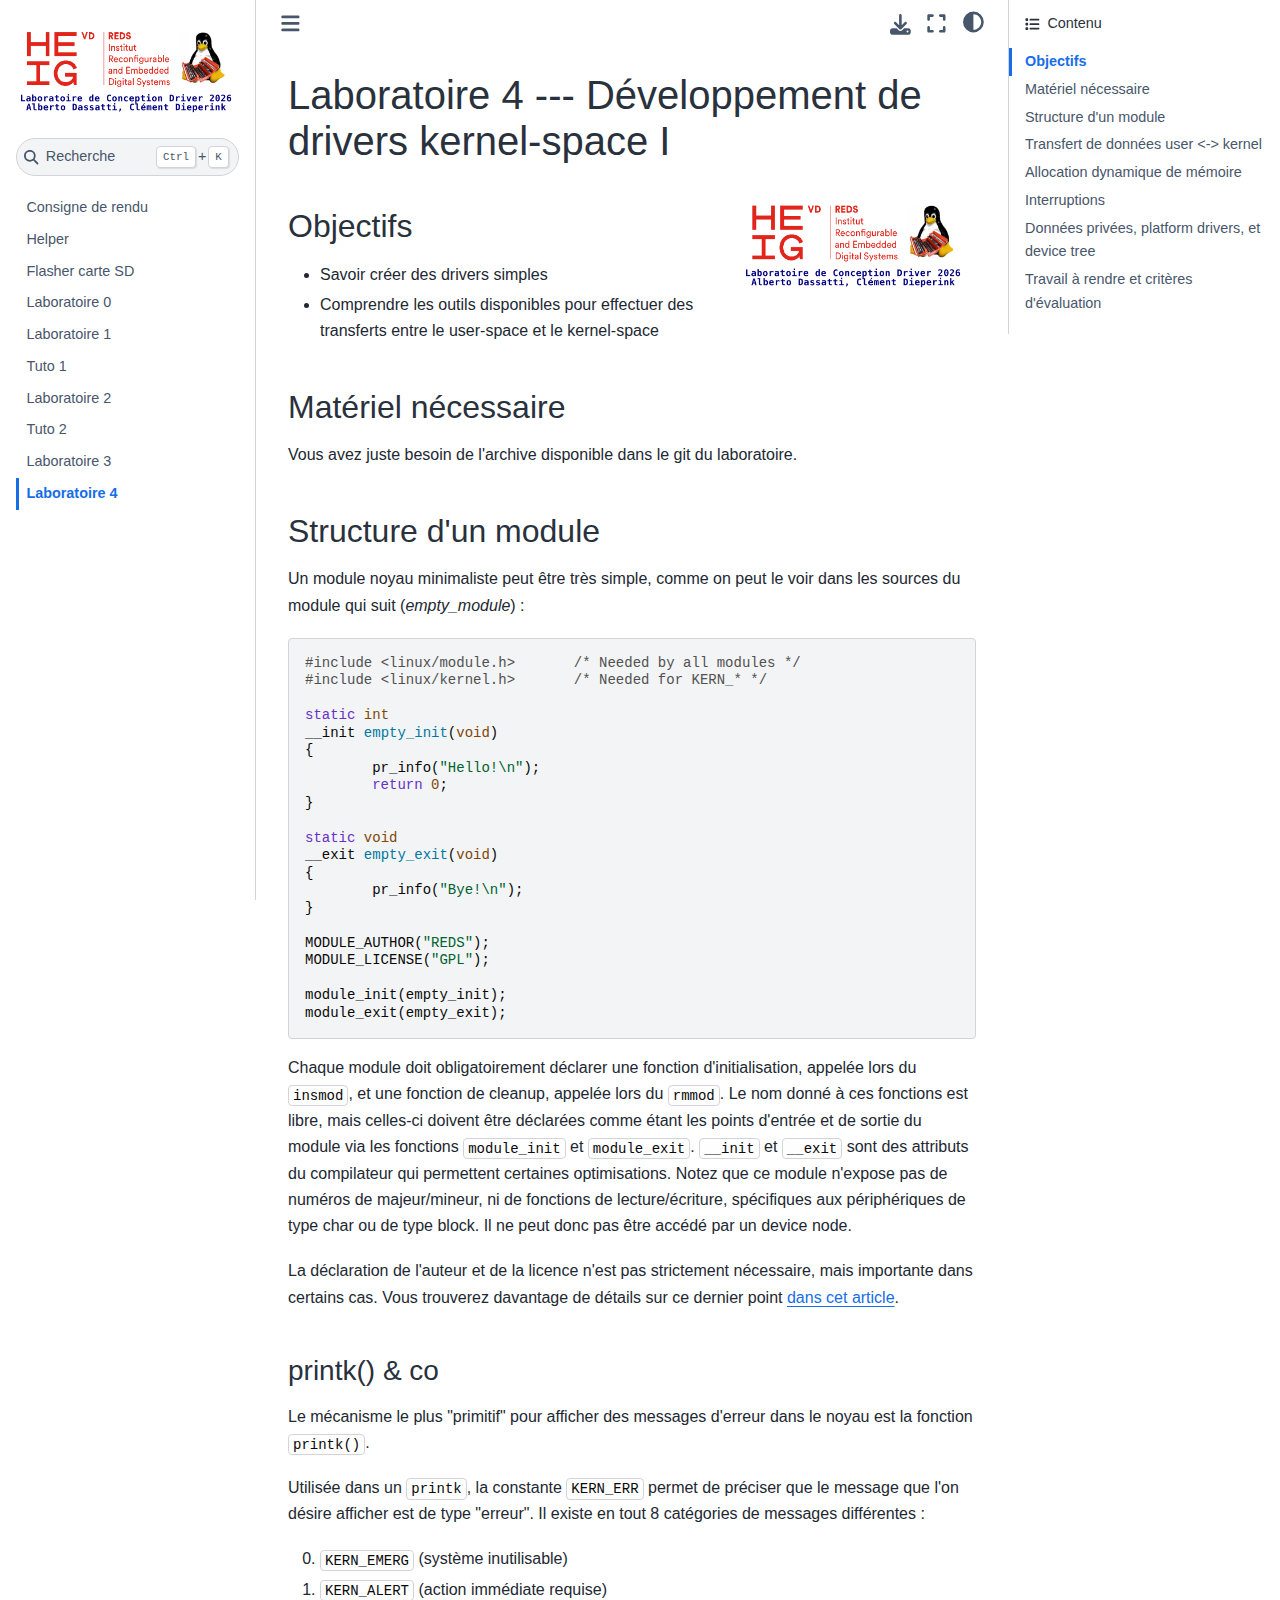
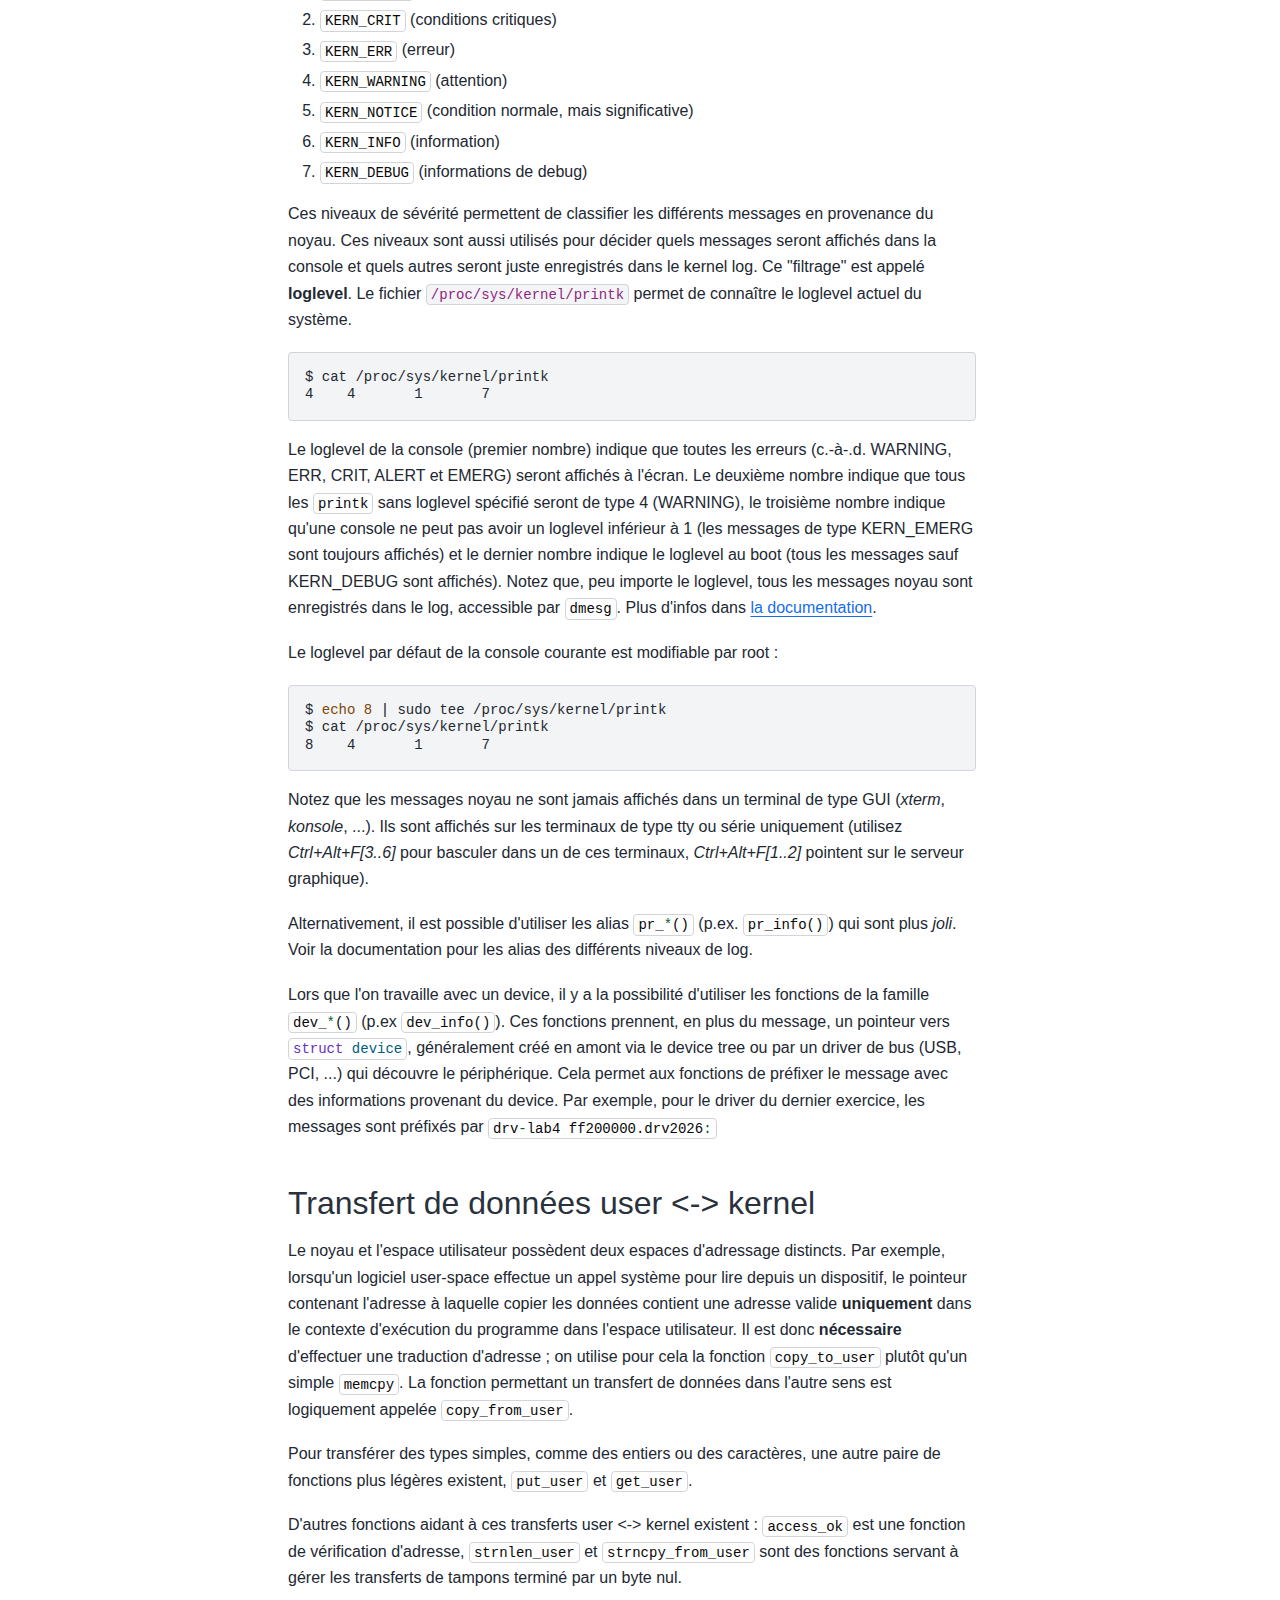
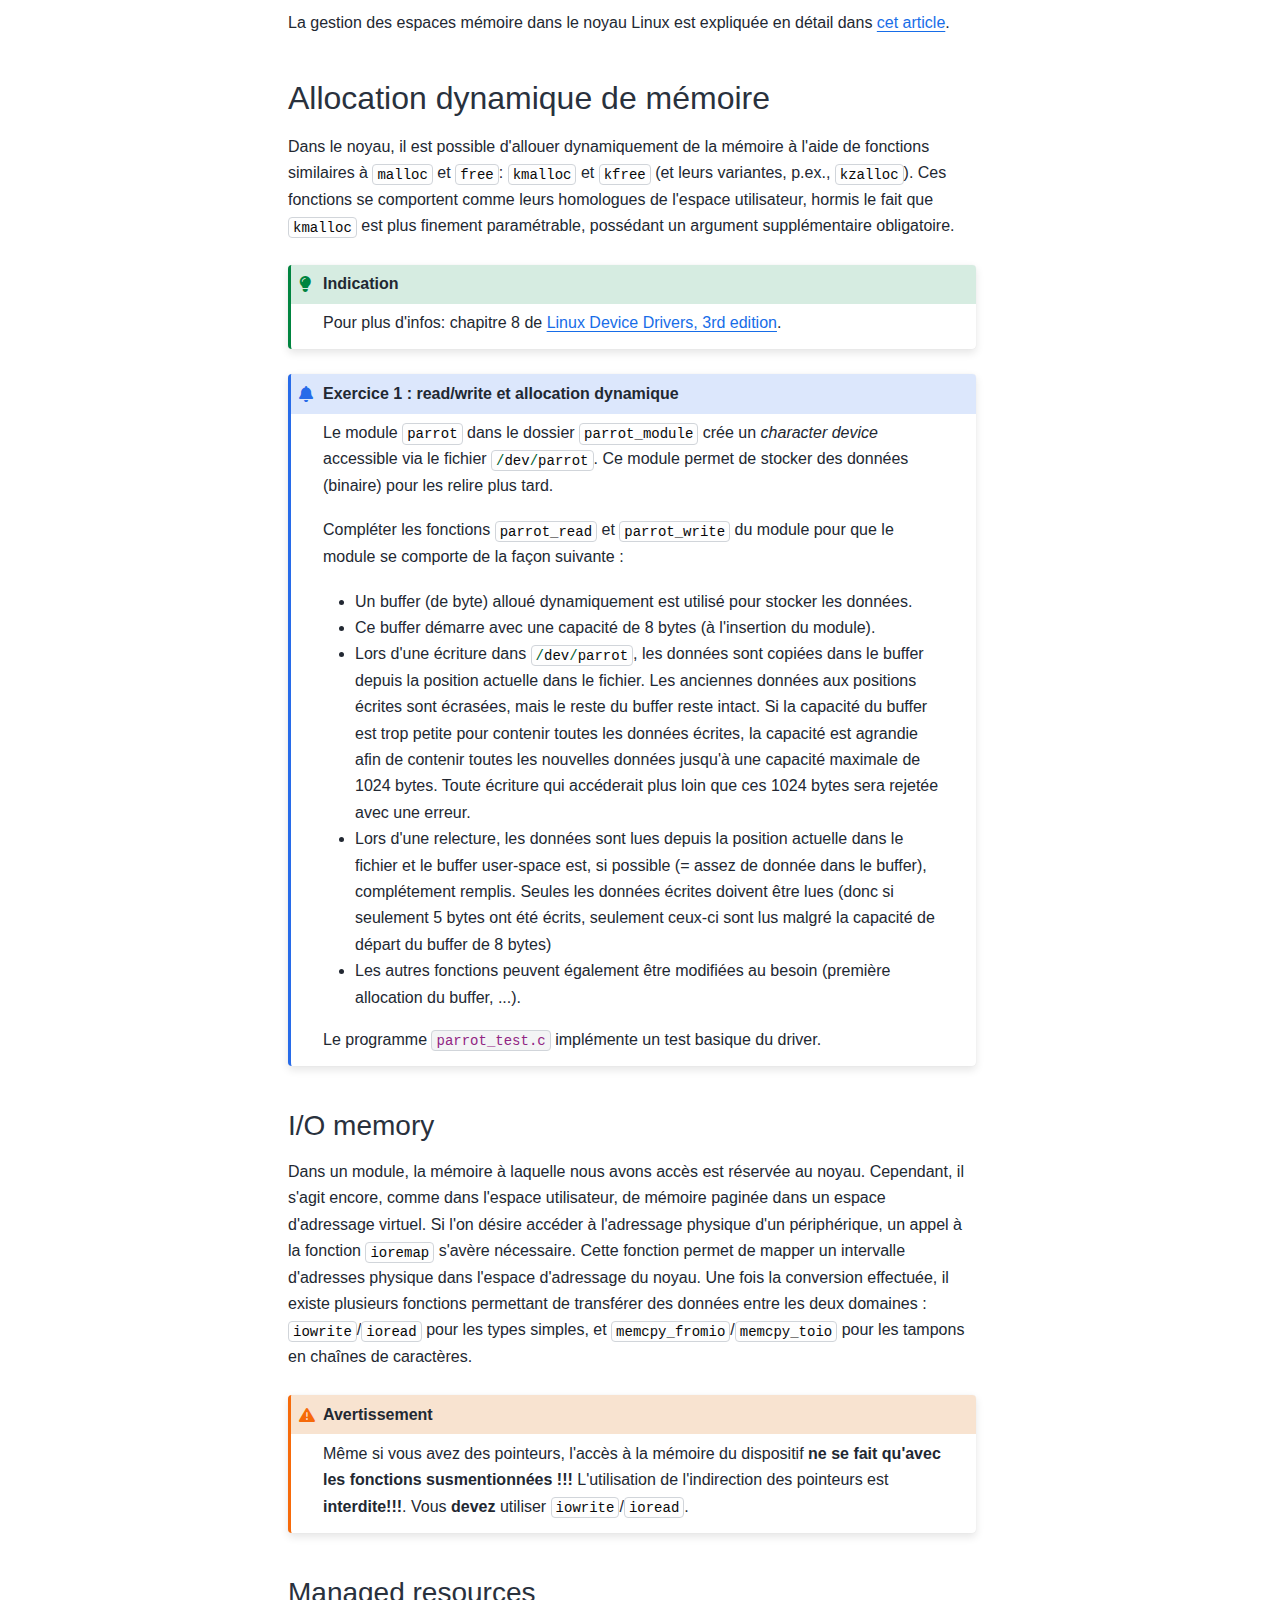
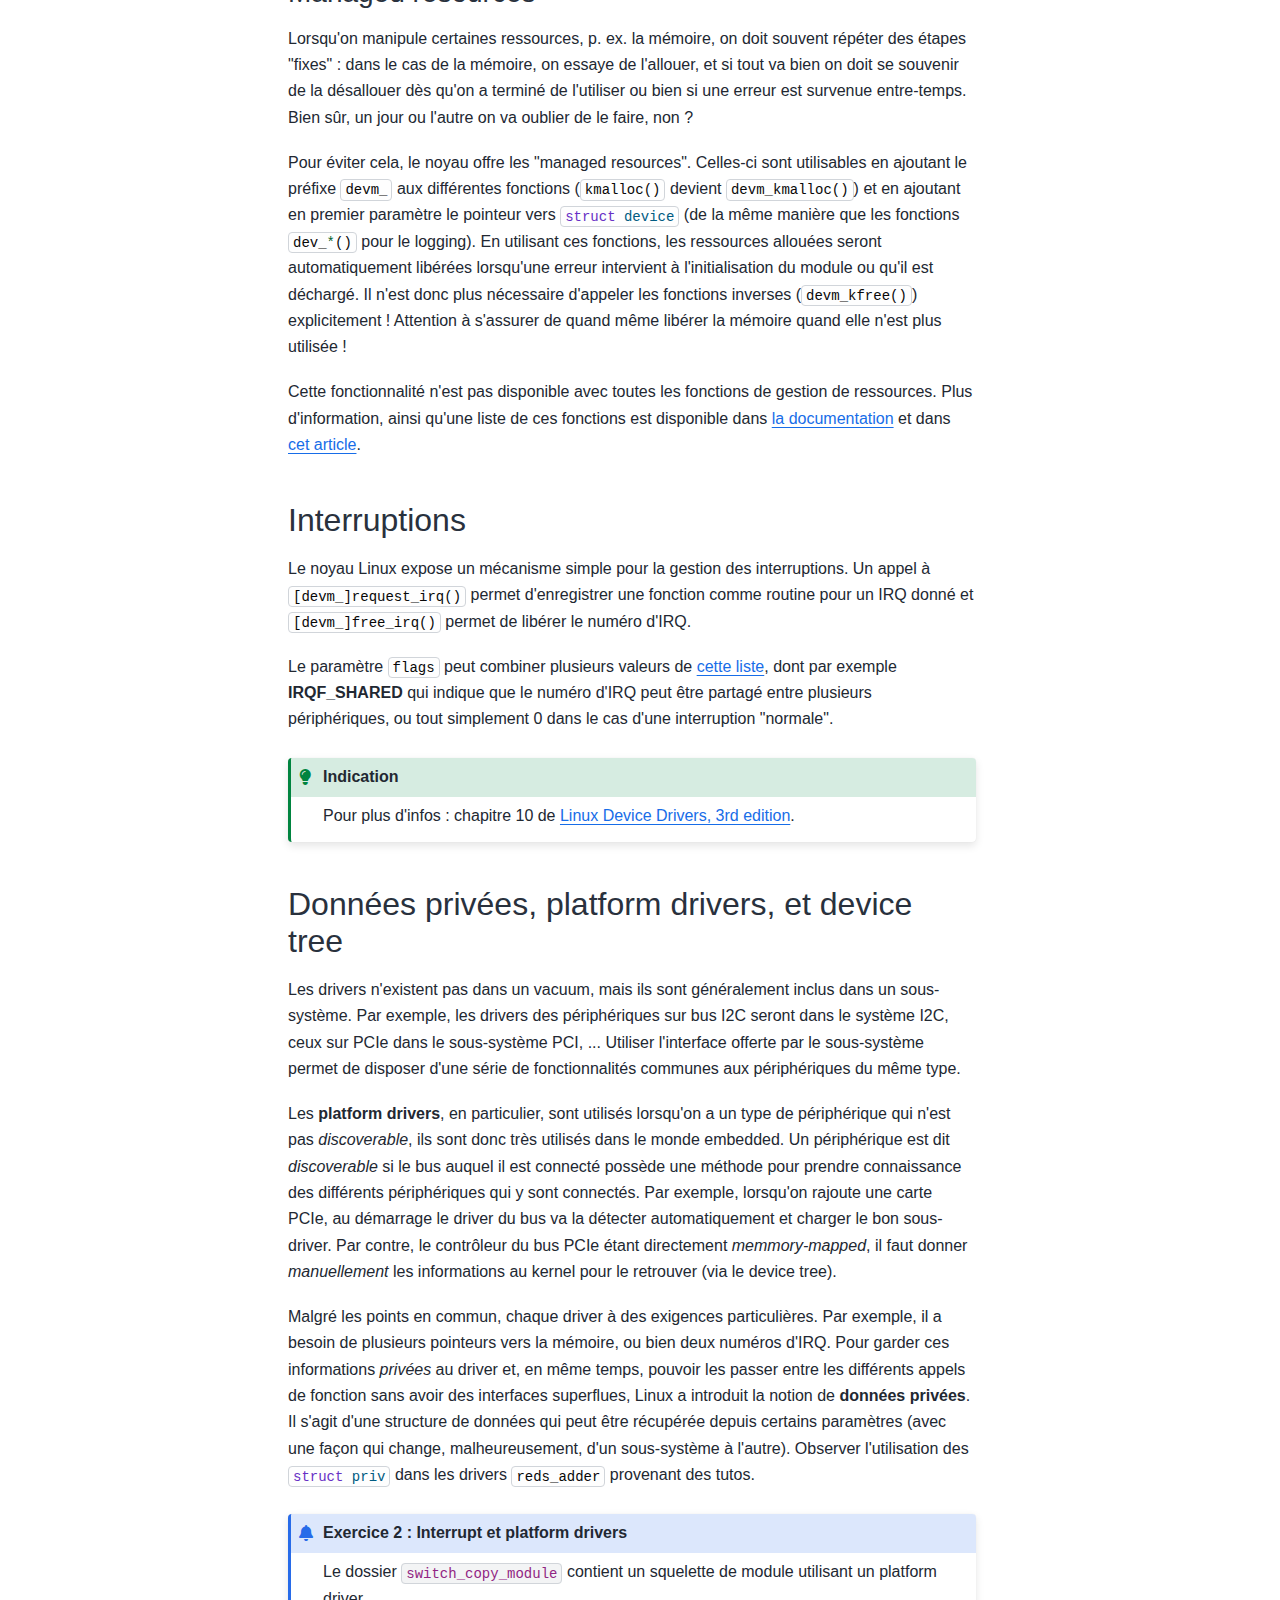
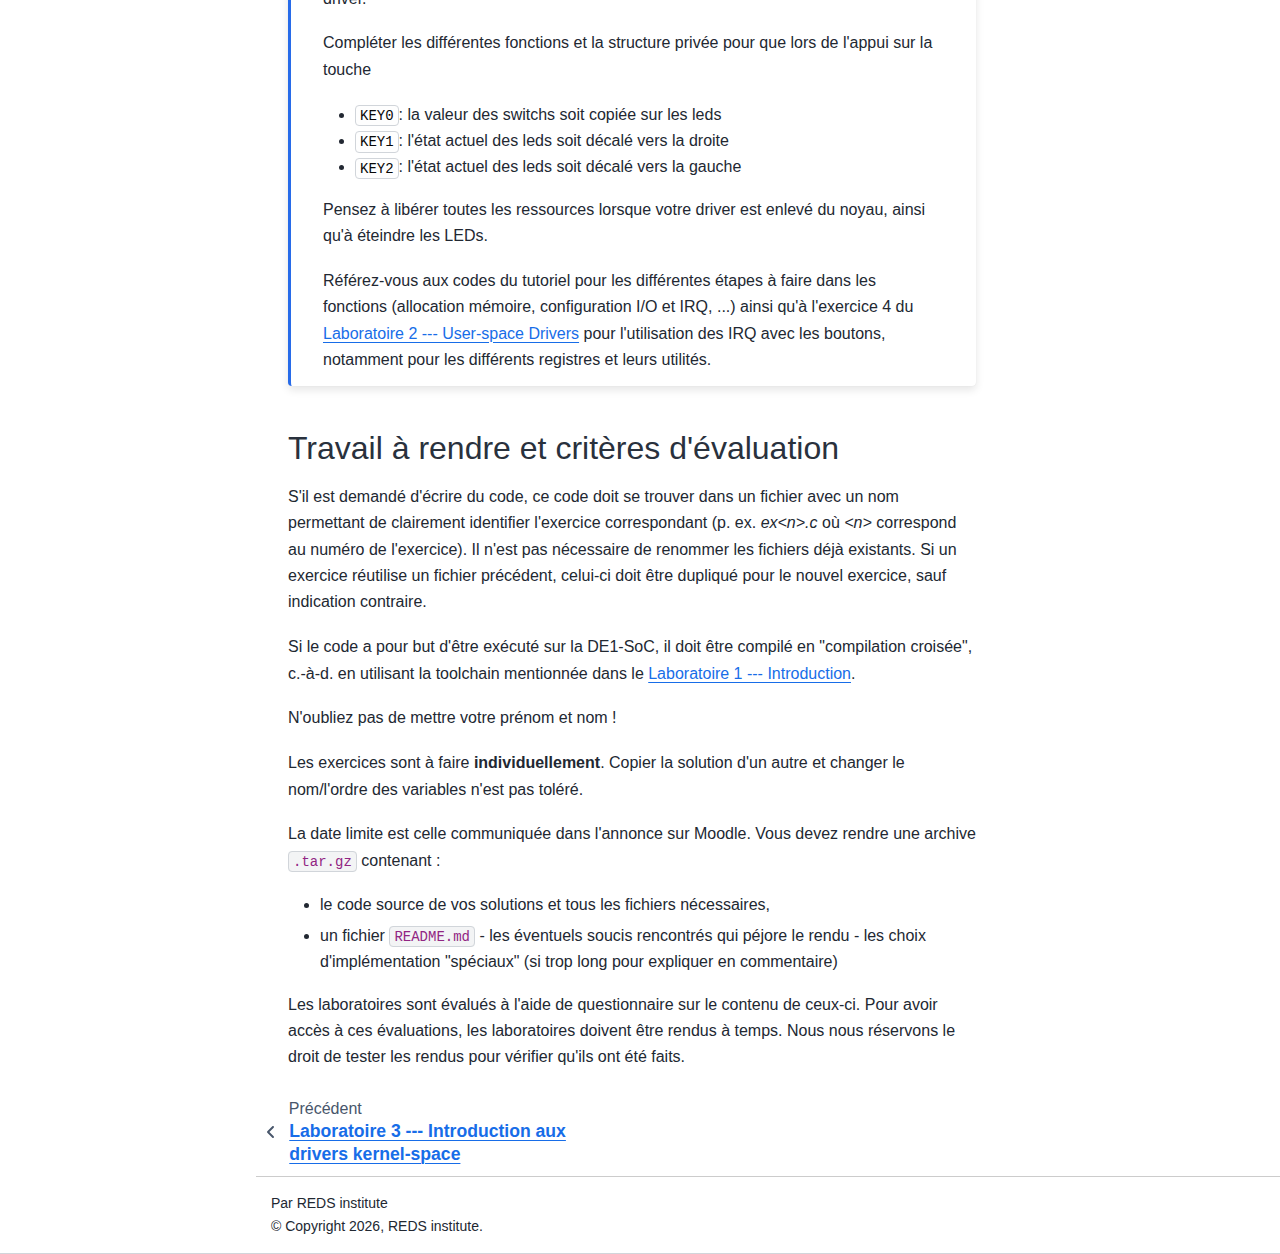
<file: docs/lab_04/lab_04.html>
<!DOCTYPE html>


<html lang="fr" data-content_root="../" >

  <head>
    <meta charset="utf-8" />
    <meta name="viewport" content="width=device-width, initial-scale=1.0" /><meta name="viewport" content="width=device-width, initial-scale=1" />

    <title>Laboratoire 4 --- Développement de drivers kernel-space I &#8212; Documentation DRV 2026 </title>
  
  
  
  <script data-cfasync="false">
    document.documentElement.dataset.mode = localStorage.getItem("mode") || "";
    document.documentElement.dataset.theme = localStorage.getItem("theme") || "";
  </script>
  
  <!-- Loaded before other Sphinx assets -->
  <link href="../_static/styles/theme.css?digest=dfe6caa3a7d634c4db9b" rel="stylesheet" />
<link href="../_static/styles/bootstrap.css?digest=dfe6caa3a7d634c4db9b" rel="stylesheet" />
<link href="../_static/styles/pydata-sphinx-theme.css?digest=dfe6caa3a7d634c4db9b" rel="stylesheet" />

  
  <link href="../_static/vendor/fontawesome/6.5.2/css/all.min.css?digest=dfe6caa3a7d634c4db9b" rel="stylesheet" />
  <link rel="preload" as="font" type="font/woff2" crossorigin href="../_static/vendor/fontawesome/6.5.2/webfonts/fa-solid-900.woff2" />
<link rel="preload" as="font" type="font/woff2" crossorigin href="../_static/vendor/fontawesome/6.5.2/webfonts/fa-brands-400.woff2" />
<link rel="preload" as="font" type="font/woff2" crossorigin href="../_static/vendor/fontawesome/6.5.2/webfonts/fa-regular-400.woff2" />

    <link rel="stylesheet" type="text/css" href="../_static/pygments.css?v=03e43079" />
    <link rel="stylesheet" type="text/css" href="../_static/styles/sphinx-book-theme.css?v=eba8b062" />
    <link rel="stylesheet" type="text/css" href="../_static/color.css?v=8770e769" />
  
  <!-- Pre-loaded scripts that we'll load fully later -->
  <link rel="preload" as="script" href="../_static/scripts/bootstrap.js?digest=dfe6caa3a7d634c4db9b" />
<link rel="preload" as="script" href="../_static/scripts/pydata-sphinx-theme.js?digest=dfe6caa3a7d634c4db9b" />
  <script src="../_static/vendor/fontawesome/6.5.2/js/all.min.js?digest=dfe6caa3a7d634c4db9b"></script>

    <script src="../_static/documentation_options.js?v=72dce1d2"></script>
    <script src="../_static/doctools.js?v=9bcbadda"></script>
    <script src="../_static/sphinx_highlight.js?v=dc90522c"></script>
    <script src="../_static/scripts/sphinx-book-theme.js?v=887ef09a"></script>
    <script src="../_static/translations.js?v=e6b791cb"></script>
    <script>DOCUMENTATION_OPTIONS.pagename = 'lab_04/lab_04';</script>
    <link rel="index" title="Index" href="../genindex.html" />
    <link rel="search" title="Recherche" href="../search.html" />
    <link rel="prev" title="Laboratoire 3 --- Introduction aux drivers kernel-space" href="../lab_03/lab_03.html" />
  <meta name="viewport" content="width=device-width, initial-scale=1"/>
  <meta name="docsearch:language" content="fr"/>
  </head>
  
  
  <body data-bs-spy="scroll" data-bs-target=".bd-toc-nav" data-offset="180" data-bs-root-margin="0px 0px -60%" data-default-mode="">

  
  
  <div id="pst-skip-link" class="skip-link d-print-none"><a href="#main-content">Passer au contenu principal</a></div>
  
  <div id="pst-scroll-pixel-helper"></div>
  
  <button type="button" class="btn rounded-pill" id="pst-back-to-top">
    <i class="fa-solid fa-arrow-up"></i>Haut de page</button>

  
  <input type="checkbox"
          class="sidebar-toggle"
          id="pst-primary-sidebar-checkbox"/>
  <label class="overlay overlay-primary" for="pst-primary-sidebar-checkbox"></label>
  
  <input type="checkbox"
          class="sidebar-toggle"
          id="pst-secondary-sidebar-checkbox"/>
  <label class="overlay overlay-secondary" for="pst-secondary-sidebar-checkbox"></label>
  
  <div class="search-button__wrapper">
    <div class="search-button__overlay"></div>
    <div class="search-button__search-container">
<form class="bd-search d-flex align-items-center"
      action="../search.html"
      method="get">
  <i class="fa-solid fa-magnifying-glass"></i>
  <input type="search"
         class="form-control"
         name="q"
         id="search-input"
         placeholder="Search..."
         aria-label="Search..."
         autocomplete="off"
         autocorrect="off"
         autocapitalize="off"
         spellcheck="false"/>
  <span class="search-button__kbd-shortcut"><kbd class="kbd-shortcut__modifier">Ctrl</kbd>+<kbd>K</kbd></span>
</form></div>
  </div>

  <div class="pst-async-banner-revealer d-none">
  <aside id="bd-header-version-warning" class="d-none d-print-none" aria-label="Version warning"></aside>
</div>

  
    <header class="bd-header navbar navbar-expand-lg bd-navbar d-print-none">
    </header>
  

  <div class="bd-container">
    <div class="bd-container__inner bd-page-width">
      
      
      
      <div class="bd-sidebar-primary bd-sidebar">
        

  
  <div class="sidebar-header-items sidebar-primary__section">
    
    
    
    
  </div>
  
    <div class="sidebar-primary-items__start sidebar-primary__section">
        <div class="sidebar-primary-item">

  
    
  

<a class="navbar-brand logo" href="../index.html">
  
  
  
  
  
    
    
      
    
    
    <img src="../_static/logo_drv.png" class="logo__image only-light" alt="Documentation DRV 2026  - Home"/>
    <script>document.write(`<img src="../_static/logo_drv.png" class="logo__image only-dark" alt="Documentation DRV 2026  - Home"/>`);</script>
  
  
</a></div>
        <div class="sidebar-primary-item">

 <script>
 document.write(`
   <button class="btn search-button-field search-button__button" title="Recherche" aria-label="Recherche" data-bs-placement="bottom" data-bs-toggle="tooltip">
    <i class="fa-solid fa-magnifying-glass"></i>
    <span class="search-button__default-text">Recherche</span>
    <span class="search-button__kbd-shortcut"><kbd class="kbd-shortcut__modifier">Ctrl</kbd>+<kbd class="kbd-shortcut__modifier">K</kbd></span>
   </button>
 `);
 </script></div>
        <div class="sidebar-primary-item"><nav class="bd-links bd-docs-nav" aria-label="Main">
    <div class="bd-toc-item navbar-nav active">
        <ul class="current nav bd-sidenav">
<li class="toctree-l1"><a class="reference internal" href="../helper/eval_criterion.html">Consigne de rendu</a></li>
<li class="toctree-l1"><a class="reference internal" href="../helper/helper.html">Helper</a></li>
<li class="toctree-l1"><a class="reference internal" href="../helper/flash_sd.html">Flasher carte SD</a></li>
<li class="toctree-l1"><a class="reference internal" href="../lab_00/lab_00.html">Laboratoire 0</a></li>
<li class="toctree-l1"><a class="reference internal" href="../lab_01/lab_01.html">Laboratoire 1</a></li>
<li class="toctree-l1"><a class="reference internal" href="../tuto_01/tuto_01.html">Tuto 1</a></li>
<li class="toctree-l1"><a class="reference internal" href="../lab_02/lab_02.html">Laboratoire 2</a></li>
<li class="toctree-l1"><a class="reference internal" href="../tuto_02/tuto_02.html">Tuto 2</a></li>
<li class="toctree-l1"><a class="reference internal" href="../lab_03/lab_03.html">Laboratoire 3</a></li>
<li class="toctree-l1 current active"><a class="current reference internal" href="#">Laboratoire 4</a></li>
</ul>

    </div>
</nav></div>
    </div>
  
  
  <div class="sidebar-primary-items__end sidebar-primary__section">
  </div>
  
  <div id="rtd-footer-container"></div>


      </div>
      
      <main id="main-content" class="bd-main" role="main">
        
        

<div class="sbt-scroll-pixel-helper"></div>

          <div class="bd-content">
            <div class="bd-article-container">
              
              <div class="bd-header-article d-print-none">
<div class="header-article-items header-article__inner">
  
    <div class="header-article-items__start">
      
        <div class="header-article-item"><button class="sidebar-toggle primary-toggle btn btn-sm" title="Toggle primary sidebar" data-bs-placement="bottom" data-bs-toggle="tooltip">
  <span class="fa-solid fa-bars"></span>
</button></div>
      
    </div>
  
  
    <div class="header-article-items__end">
      
        <div class="header-article-item">

<div class="article-header-buttons">





<div class="dropdown dropdown-download-buttons">
  <button class="btn dropdown-toggle" type="button" data-bs-toggle="dropdown" aria-expanded="false" aria-label="Téléchargez cette page">
    <i class="fas fa-download"></i>
  </button>
  <ul class="dropdown-menu">
      
      
      
      <li><a href="../_sources/lab_04/lab_04.rst" target="_blank"
   class="btn btn-sm btn-download-source-button dropdown-item"
   title="Télécharger le fichier source"
   data-bs-placement="left" data-bs-toggle="tooltip"
>
  

<span class="btn__icon-container">
  <i class="fas fa-file"></i>
  </span>
<span class="btn__text-container">.rst</span>
</a>
</li>
      
      
      
      
      <li>
<button onclick="window.print()"
  class="btn btn-sm btn-download-pdf-button dropdown-item"
  title="Imprimer au format PDF"
  data-bs-placement="left" data-bs-toggle="tooltip"
>
  

<span class="btn__icon-container">
  <i class="fas fa-file-pdf"></i>
  </span>
<span class="btn__text-container">.pdf</span>
</button>
</li>
      
  </ul>
</div>




<button onclick="toggleFullScreen()"
  class="btn btn-sm btn-fullscreen-button"
  title="Mode plein écran"
  data-bs-placement="bottom" data-bs-toggle="tooltip"
>
  

<span class="btn__icon-container">
  <i class="fas fa-expand"></i>
  </span>

</button>



<script>
document.write(`
  <button class="btn btn-sm nav-link pst-navbar-icon theme-switch-button" title="clair/sombre" aria-label="clair/sombre" data-bs-placement="bottom" data-bs-toggle="tooltip">
    <i class="theme-switch fa-solid fa-sun fa-lg" data-mode="light"></i>
    <i class="theme-switch fa-solid fa-moon fa-lg" data-mode="dark"></i>
    <i class="theme-switch fa-solid fa-circle-half-stroke fa-lg" data-mode="auto"></i>
  </button>
`);
</script>


<script>
document.write(`
  <button class="btn btn-sm pst-navbar-icon search-button search-button__button" title="Recherche" aria-label="Recherche" data-bs-placement="bottom" data-bs-toggle="tooltip">
    <i class="fa-solid fa-magnifying-glass fa-lg"></i>
  </button>
`);
</script>
<button class="sidebar-toggle secondary-toggle btn btn-sm" title="Toggle secondary sidebar" data-bs-placement="bottom" data-bs-toggle="tooltip">
    <span class="fa-solid fa-list"></span>
</button>
</div></div>
      
    </div>
  
</div>
</div>
              
              

<div id="jb-print-docs-body" class="onlyprint">
    <h1>Laboratoire 4 --- Développement de drivers kernel-space I</h1>
    <!-- Table of contents -->
    <div id="print-main-content">
        <div id="jb-print-toc">
            
            <div>
                <h2> Contenu </h2>
            </div>
            <nav aria-label="Page">
                <ul class="visible nav section-nav flex-column">
<li class="toc-h2 nav-item toc-entry"><a class="reference internal nav-link" href="#objectifs">Objectifs</a></li>
<li class="toc-h2 nav-item toc-entry"><a class="reference internal nav-link" href="#materiel-necessaire">Matériel nécessaire</a></li>
<li class="toc-h2 nav-item toc-entry"><a class="reference internal nav-link" href="#structure-d-un-module">Structure d'un module</a><ul class="nav section-nav flex-column">
<li class="toc-h3 nav-item toc-entry"><a class="reference internal nav-link" href="#printk-co">printk() &amp; co</a></li>
</ul>
</li>
<li class="toc-h2 nav-item toc-entry"><a class="reference internal nav-link" href="#transfert-de-donnees-user-kernel">Transfert de données user &lt;-&gt; kernel</a></li>
<li class="toc-h2 nav-item toc-entry"><a class="reference internal nav-link" href="#allocation-dynamique-de-memoire">Allocation dynamique de mémoire</a><ul class="nav section-nav flex-column">
<li class="toc-h3 nav-item toc-entry"><a class="reference internal nav-link" href="#i-o-memory">I/O memory</a></li>
<li class="toc-h3 nav-item toc-entry"><a class="reference internal nav-link" href="#managed-resources">Managed resources</a></li>
</ul>
</li>
<li class="toc-h2 nav-item toc-entry"><a class="reference internal nav-link" href="#interruptions">Interruptions</a></li>
<li class="toc-h2 nav-item toc-entry"><a class="reference internal nav-link" href="#donnees-privees-platform-drivers-et-device-tree">Données privées, platform drivers, et device tree</a></li>
<li class="toc-h2 nav-item toc-entry"><a class="reference internal nav-link" href="#travail-a-rendre-et-criteres-d-evaluation">Travail à rendre et critères d'évaluation</a></li>
</ul>
            </nav>
        </div>
    </div>
</div>

              
                
<div id="searchbox"></div>
                <article class="bd-article">
                  
  <section id="laboratoire-4-developpement-de-drivers-kernel-space-i">
<span id="laboratoire4"></span><h1>Laboratoire 4 --- Développement de drivers kernel-space I<a class="headerlink" href="#laboratoire-4-developpement-de-drivers-kernel-space-i" title="Lien vers cette rubrique">#</a></h1>
<figure class="align-right">
<a class="reference internal image-reference" href="../_images/logo_drv.png"><img alt="../_images/logo_drv.png" src="../_images/logo_drv.png" style="width: 6cm;" />
</a>
</figure>
<section id="objectifs">
<h2>Objectifs<a class="headerlink" href="#objectifs" title="Lien vers cette rubrique">#</a></h2>
<ul class="simple">
<li><p>Savoir créer des drivers simples</p></li>
<li><p>Comprendre les outils disponibles pour effectuer des transferts entre le user-space et le kernel-space</p></li>
</ul>
</section>
<section id="materiel-necessaire">
<h2>Matériel nécessaire<a class="headerlink" href="#materiel-necessaire" title="Lien vers cette rubrique">#</a></h2>
<p>Vous avez juste besoin de l'archive disponible dans le git du laboratoire.</p>
</section>
<section id="structure-d-un-module">
<h2>Structure d'un module<a class="headerlink" href="#structure-d-un-module" title="Lien vers cette rubrique">#</a></h2>
<p>Un module noyau minimaliste peut être très simple, comme on peut le voir dans les
sources du module qui suit (<em>empty_module</em>) :</p>
<div class="highlight-c notranslate"><div class="highlight"><pre><span></span><span class="cp">#include</span><span class="w"> </span><span class="cpf">&lt;linux/module.h&gt;</span><span class="c1">       /* Needed by all modules */</span>
<span class="cp">#include</span><span class="w"> </span><span class="cpf">&lt;linux/kernel.h&gt;</span><span class="c1">       /* Needed for KERN_* */</span>

<span class="k">static</span><span class="w"> </span><span class="kt">int</span>
<span class="n">__init</span><span class="w"> </span><span class="nf">empty_init</span><span class="p">(</span><span class="kt">void</span><span class="p">)</span>
<span class="p">{</span>
<span class="w">	</span><span class="n">pr_info</span><span class="p">(</span><span class="s">&quot;Hello!</span><span class="se">\n</span><span class="s">&quot;</span><span class="p">);</span>
<span class="w">	</span><span class="k">return</span><span class="w"> </span><span class="mi">0</span><span class="p">;</span>
<span class="p">}</span>

<span class="k">static</span><span class="w"> </span><span class="kt">void</span>
<span class="n">__exit</span><span class="w"> </span><span class="nf">empty_exit</span><span class="p">(</span><span class="kt">void</span><span class="p">)</span>
<span class="p">{</span>
<span class="w">	</span><span class="n">pr_info</span><span class="p">(</span><span class="s">&quot;Bye!</span><span class="se">\n</span><span class="s">&quot;</span><span class="p">);</span>
<span class="p">}</span>

<span class="n">MODULE_AUTHOR</span><span class="p">(</span><span class="s">&quot;REDS&quot;</span><span class="p">);</span>
<span class="n">MODULE_LICENSE</span><span class="p">(</span><span class="s">&quot;GPL&quot;</span><span class="p">);</span>

<span class="n">module_init</span><span class="p">(</span><span class="n">empty_init</span><span class="p">);</span>
<span class="n">module_exit</span><span class="p">(</span><span class="n">empty_exit</span><span class="p">);</span>
</pre></div>
</div>
<p>Chaque module doit obligatoirement déclarer une fonction d'initialisation, appelée
lors du <code class="code highlight c docutils literal highlight-c"><span class="n">insmod</span></code>, et une fonction de cleanup, appelée lors du <code class="code highlight c docutils literal highlight-c"><span class="n">rmmod</span></code>.
Le nom donné à ces fonctions est libre, mais celles-ci doivent être déclarées comme
étant les points d'entrée et de sortie du module via les fonctions
<code class="code highlight c docutils literal highlight-c"><span class="n">module_init</span></code> et <code class="code highlight c docutils literal highlight-c"><span class="n">module_exit</span></code>. <code class="code highlight c docutils literal highlight-c"><span class="n">__init</span></code> et <code class="code highlight c docutils literal highlight-c"><span class="n">__exit</span></code> sont des
attributs du compilateur qui permettent certaines optimisations.
Notez que ce module n'expose pas de numéros de majeur/mineur, ni de fonctions de
lecture/écriture, spécifiques aux périphériques de type char ou de type block.
Il ne peut donc pas être accédé par un device node.</p>
<p>La déclaration de l'auteur et de la licence n'est pas strictement nécessaire,
mais importante dans certains cas.
Vous trouverez davantage de détails sur ce dernier point <a class="reference external" href="https://lwn.net/Articles/82305/">dans cet article</a>.</p>
<section id="printk-co">
<h3>printk() &amp; co<a class="headerlink" href="#printk-co" title="Lien vers cette rubrique">#</a></h3>
<p>Le mécanisme le plus &quot;primitif&quot; pour afficher des messages d'erreur dans le noyau
est la fonction <code class="code highlight c docutils literal highlight-c"><span class="n">printk</span><span class="p">()</span></code>.</p>
<p>Utilisée dans un <code class="code highlight c docutils literal highlight-c"><span class="n">printk</span></code>, la constante <code class="code highlight c docutils literal highlight-c"><span class="n">KERN_ERR</span></code> permet de préciser que le message
que l'on désire afficher est de type &quot;erreur&quot;.
Il existe en tout 8 catégories de messages différentes :</p>
<ol class="arabic simple" start="0">
<li><p><code class="code highlight c docutils literal highlight-c"><span class="n">KERN_EMERG</span></code> (système inutilisable)</p></li>
<li><p><code class="code highlight c docutils literal highlight-c"><span class="n">KERN_ALERT</span></code> (action immédiate requise)</p></li>
<li><p><code class="code highlight c docutils literal highlight-c"><span class="n">KERN_CRIT</span></code> (conditions critiques)</p></li>
<li><p><code class="code highlight c docutils literal highlight-c"><span class="n">KERN_ERR</span></code> (erreur)</p></li>
<li><p><code class="code highlight c docutils literal highlight-c"><span class="n">KERN_WARNING</span></code> (attention)</p></li>
<li><p><code class="code highlight c docutils literal highlight-c"><span class="n">KERN_NOTICE</span></code> (condition normale, mais significative)</p></li>
<li><p><code class="code highlight c docutils literal highlight-c"><span class="n">KERN_INFO</span></code> (information)</p></li>
<li><p><code class="code highlight c docutils literal highlight-c"><span class="n">KERN_DEBUG</span></code> (informations de debug)</p></li>
</ol>
<p>Ces niveaux de sévérité permettent de classifier les différents messages en provenance du noyau.
Ces niveaux sont aussi utilisés pour décider quels messages seront affichés dans la console et quels
autres seront juste enregistrés dans le kernel log.
Ce &quot;filtrage&quot; est appelé <strong>loglevel</strong>.
Le fichier <code class="file docutils literal notranslate"><span class="pre">/proc/sys/kernel/printk</span></code> permet de connaître le loglevel actuel du système.</p>
<div class="highlight-console notranslate"><div class="highlight"><pre><span></span><span class="gp">$ </span>cat<span class="w"> </span>/proc/sys/kernel/printk
<span class="go">4    4       1       7</span>
</pre></div>
</div>
<p>Le loglevel de la console (premier nombre) indique que toutes les erreurs (c.-à-.d. WARNING,
ERR, CRIT, ALERT et EMERG) seront affichés à l'écran.
Le deuxième nombre indique que tous les <code class="code highlight c docutils literal highlight-c"><span class="n">printk</span></code> sans loglevel spécifié seront de type 4 (WARNING),
le troisième nombre indique qu'une console ne peut pas avoir un loglevel inférieur à 1
(les messages de type KERN_EMERG sont toujours affichés) et le dernier nombre indique le loglevel
au boot (tous les messages sauf KERN_DEBUG sont affichés).
Notez que, peu importe le loglevel, tous les messages noyau sont enregistrés dans le log,
accessible par <code class="code highlight bash docutils literal highlight-bash">dmesg</code>.
Plus d'infos dans <a class="reference external" href="https://www.kernel.org/doc/html/latest/core-api/printk-basics.html">la documentation</a>.</p>
<p>Le loglevel par défaut de la console courante est modifiable par root :</p>
<div class="highlight-console notranslate"><div class="highlight"><pre><span></span><span class="gp">$ </span><span class="nb">echo</span><span class="w"> </span><span class="m">8</span><span class="w"> </span><span class="p">|</span><span class="w"> </span>sudo<span class="w"> </span>tee<span class="w"> </span>/proc/sys/kernel/printk
<span class="gp">$ </span>cat<span class="w"> </span>/proc/sys/kernel/printk
<span class="go">8    4       1       7</span>
</pre></div>
</div>
<p>Notez que les messages noyau ne sont jamais affichés dans un terminal de type GUI (<em>xterm</em>, <em>konsole</em>, ...).
Ils sont affichés sur les terminaux de type tty ou série uniquement (utilisez <em>Ctrl+Alt+F[3..6]</em> pour basculer dans
un de ces terminaux, <em>Ctrl+Alt+F[1..2]</em> pointent sur le serveur graphique).</p>
<p>Alternativement, il est possible d'utiliser les alias <code class="code highlight c docutils literal highlight-c"><span class="n">pr_</span><span class="o">*</span><span class="p">()</span></code> (p.ex. <code class="code highlight c docutils literal highlight-c"><span class="n">pr_info</span><span class="p">()</span></code>) qui sont plus <em>joli</em>.
Voir la documentation pour les alias des différents niveaux de log.</p>
<p>Lors que l'on travaille avec un device, il y a la possibilité d'utiliser les fonctions de la famille <code class="code highlight c docutils literal highlight-c"><span class="n">dev_</span><span class="o">*</span><span class="p">()</span></code> (p.ex <code class="code highlight c docutils literal highlight-c"><span class="n">dev_info</span><span class="p">()</span></code>).
Ces fonctions prennent, en plus du message, un pointeur vers <code class="code highlight c docutils literal highlight-c"><span class="k">struct</span><span class="w"> </span><span class="nc">device</span></code>, généralement créé en amont via le device tree ou par un driver de bus (USB, PCI, ...) qui découvre le périphérique.
Cela permet aux fonctions de préfixer le message avec des informations provenant du device. Par exemple, pour le driver du dernier exercice, les messages sont préfixés par <code class="code highlight c docutils literal highlight-c"><span class="n">drv</span><span class="o">-</span><span class="n">lab4</span><span class="w"> </span><span class="n">ff200000</span><span class="p">.</span><span class="n">drv2026</span><span class="o">:</span></code></p>
</section>
</section>
<section id="transfert-de-donnees-user-kernel">
<h2>Transfert de données user &lt;-&gt; kernel<a class="headerlink" href="#transfert-de-donnees-user-kernel" title="Lien vers cette rubrique">#</a></h2>
<p>Le noyau et l'espace utilisateur possèdent deux espaces d'adressage distincts.
Par exemple, lorsqu'un logiciel user-space effectue un appel système pour lire depuis un dispositif, le pointeur
contenant l'adresse à laquelle copier les données contient une adresse valide <strong>uniquement</strong> dans le contexte
d'exécution du programme dans l'espace utilisateur.
Il est donc <strong>nécessaire</strong> d'effectuer une traduction d'adresse ; on utilise pour cela la fonction
<code class="code highlight c docutils literal highlight-c"><span class="n">copy_to_user</span></code> plutôt qu'un simple <code class="code highlight c docutils literal highlight-c"><span class="n">memcpy</span></code>.
La fonction permettant un transfert de données dans l'autre sens est logiquement appelée <code class="code highlight c docutils literal highlight-c"><span class="n">copy_from_user</span></code>.</p>
<p>Pour transférer des types simples, comme des entiers ou des caractères, une autre paire de fonctions plus légères
existent, <code class="code highlight c docutils literal highlight-c"><span class="n">put_user</span></code> et <code class="code highlight c docutils literal highlight-c"><span class="n">get_user</span></code>.</p>
<p>D'autres fonctions aidant à ces transferts user &lt;-&gt; kernel existent :
<code class="code highlight c docutils literal highlight-c"><span class="n">access_ok</span></code> est une fonction de vérification d'adresse, <code class="code highlight c docutils literal highlight-c"><span class="n">strnlen_user</span></code> et <code class="code highlight c docutils literal highlight-c"><span class="n">strncpy_from_user</span></code> sont des
fonctions servant à gérer les transferts de tampons terminé par un byte nul.</p>
<p>La gestion des espaces mémoire dans le noyau Linux est expliquée en détail dans
<a class="reference external" href="https://developer.ibm.com/articles/l-kernel-memory-access/">cet article</a>.</p>
</section>
<section id="allocation-dynamique-de-memoire">
<h2>Allocation dynamique de mémoire<a class="headerlink" href="#allocation-dynamique-de-memoire" title="Lien vers cette rubrique">#</a></h2>
<p>Dans le noyau, il est possible d'allouer dynamiquement de la mémoire à l'aide de fonctions
similaires à <code class="code highlight c docutils literal highlight-c"><span class="n">malloc</span></code> et <code class="code highlight c docutils literal highlight-c"><span class="n">free</span></code>:
<code class="code highlight c docutils literal highlight-c"><span class="n">kmalloc</span></code> et <code class="code highlight c docutils literal highlight-c"><span class="n">kfree</span></code> (et leurs variantes, p.ex., <code class="code highlight c docutils literal highlight-c"><span class="n">kzalloc</span></code>).
Ces fonctions se comportent comme leurs homologues de l'espace utilisateur, hormis le fait
que <code class="code highlight c docutils literal highlight-c"><span class="n">kmalloc</span></code> est plus finement paramétrable, possédant un argument supplémentaire obligatoire.</p>
<div class="admonition hint">
<p class="admonition-title">Indication</p>
<p>Pour plus d'infos: chapitre 8 de <a class="reference external" href="https://lwn.net/Kernel/LDD3">Linux Device Drivers, 3rd edition</a>.</p>
</div>
<div class="admonition-exercice-1-read-write-et-allocation-dynamique admonition">
<p class="admonition-title"><strong>Exercice 1 : read/write et allocation dynamique</strong></p>
<p>Le module <code class="code highlight c docutils literal highlight-c"><span class="n">parrot</span></code> dans le dossier <code class="code highlight c docutils literal highlight-c"><span class="n">parrot_module</span></code> crée un <em>character device</em> accessible via le fichier <code class="code highlight c docutils literal highlight-c"><span class="o">/</span><span class="n">dev</span><span class="o">/</span><span class="n">parrot</span></code>.
Ce module permet de stocker des données (binaire) pour les relire plus tard.</p>
<p>Compléter les fonctions <code class="code highlight c docutils literal highlight-c"><span class="n">parrot_read</span></code> et <code class="code highlight c docutils literal highlight-c"><span class="n">parrot_write</span></code>
du module pour que le module se comporte de la façon suivante :</p>
<ul class="simple">
<li><p>Un buffer (de byte) alloué dynamiquement est utilisé pour stocker les données.</p></li>
<li><p>Ce buffer démarre avec une capacité de 8 bytes (à l'insertion du module).</p></li>
<li><p>Lors d'une écriture dans <code class="code highlight c docutils literal highlight-c"><span class="o">/</span><span class="n">dev</span><span class="o">/</span><span class="n">parrot</span></code>, les données sont copiées dans le buffer depuis la position actuelle dans le fichier.
Les anciennes données aux positions écrites sont écrasées, mais le reste du buffer reste intact.
Si la capacité du buffer est trop petite pour contenir toutes les données écrites,
la capacité est agrandie afin de contenir toutes les nouvelles données jusqu'à une capacité maximale de 1024 bytes.
Toute écriture qui accéderait plus loin que ces 1024 bytes sera rejetée avec une erreur.</p></li>
<li><p>Lors d'une relecture, les données sont lues depuis la position actuelle dans le fichier et le buffer user-space est,
si possible (= assez de donnée dans le buffer), complétement remplis.
Seules les données écrites doivent être lues (donc si seulement 5 bytes ont été écrits,
seulement ceux-ci sont lus malgré la capacité de départ du buffer de 8 bytes)</p></li>
<li><p>Les autres fonctions peuvent également être modifiées au besoin (première allocation du buffer, ...).</p></li>
</ul>
<p>Le programme <code class="file docutils literal notranslate"><span class="pre">parrot_test.c</span></code> implémente un test basique du driver.</p>
</div>
<section id="i-o-memory">
<h3>I/O memory<a class="headerlink" href="#i-o-memory" title="Lien vers cette rubrique">#</a></h3>
<p>Dans un module, la mémoire à laquelle nous avons accès est réservée au noyau.
Cependant, il s'agit encore, comme dans l'espace utilisateur, de mémoire paginée dans un espace
d'adressage virtuel.
Si l'on désire accéder à l'adressage physique d'un périphérique, un appel à la fonction
<code class="code highlight c docutils literal highlight-c"><span class="n">ioremap</span></code> s'avère nécessaire.
Cette fonction permet de mapper un intervalle d'adresses physique dans l'espace d'adressage du noyau.
Une fois la conversion effectuée, il existe plusieurs fonctions permettant de transférer des données
entre les deux domaines : <code class="code highlight c docutils literal highlight-c"><span class="n">iowrite</span></code>/<code class="code highlight c docutils literal highlight-c"><span class="n">ioread</span></code> pour les types simples, et <code class="code highlight c docutils literal highlight-c"><span class="n">memcpy_fromio</span></code>/<code class="code highlight c docutils literal highlight-c"><span class="n">memcpy_toio</span></code>
pour les tampons en chaînes de caractères.</p>
<div class="admonition warning">
<p class="admonition-title">Avertissement</p>
<p>Même si vous avez des pointeurs, l'accès à la mémoire du dispositif
<strong>ne se fait qu'avec les fonctions susmentionnées !!!</strong>
L'utilisation de l'indirection des pointeurs est <strong>interdite!!!</strong>.
Vous <strong>devez</strong> utiliser <code class="code highlight c docutils literal highlight-c"><span class="n">iowrite</span></code>/<code class="code highlight c docutils literal highlight-c"><span class="n">ioread</span></code>.</p>
</div>
</section>
<section id="managed-resources">
<h3>Managed resources<a class="headerlink" href="#managed-resources" title="Lien vers cette rubrique">#</a></h3>
<p>Lorsqu'on manipule certaines ressources, p. ex. la mémoire, on doit souvent
répéter des étapes &quot;fixes&quot; : dans le cas de la mémoire, on essaye de l'allouer,
et si tout va bien on doit se souvenir de la désallouer dès qu'on a terminé de
l'utiliser ou bien si une erreur est survenue entre-temps.
Bien sûr, un jour ou l'autre on va oublier de le faire, non ?</p>
<p>Pour éviter cela, le noyau offre les &quot;managed resources&quot;.
Celles-ci sont utilisables en ajoutant le préfixe <code class="code highlight c docutils literal highlight-c"><span class="n">devm_</span></code> aux différentes fonctions
(<code class="code highlight c docutils literal highlight-c"><span class="n">kmalloc</span><span class="p">()</span></code> devient <code class="code highlight c docutils literal highlight-c"><span class="n">devm_kmalloc</span><span class="p">()</span></code>) et en ajoutant en premier paramètre le pointeur
vers <code class="code highlight c docutils literal highlight-c"><span class="k">struct</span><span class="w"> </span><span class="nc">device</span></code> (de la même manière que les fonctions <code class="code highlight c docutils literal highlight-c"><span class="n">dev_</span><span class="o">*</span><span class="p">()</span></code> pour le logging).
En utilisant ces fonctions, les ressources allouées seront automatiquement libérées lorsqu'une erreur
intervient à l'initialisation du module ou qu'il est déchargé. Il n'est donc plus nécessaire d'appeler
les fonctions inverses (<code class="code highlight c docutils literal highlight-c"><span class="n">devm_kfree</span><span class="p">()</span></code>) explicitement !
Attention à s'assurer de quand même libérer la mémoire quand elle n'est plus utilisée !</p>
<p>Cette fonctionnalité n'est pas disponible avec toutes les fonctions de gestion de ressources.
Plus d'information, ainsi qu'une liste de ces fonctions est disponible
dans <a class="reference external" href="https://www.kernel.org/doc/html/latest/driver-api/driver-model/devres.html">la documentation</a>
et dans <a class="reference external" href="https://lwn.net/Articles/222860">cet article</a>.</p>
</section>
</section>
<section id="interruptions">
<h2>Interruptions<a class="headerlink" href="#interruptions" title="Lien vers cette rubrique">#</a></h2>
<p>Le noyau Linux expose un mécanisme simple pour la gestion des interruptions.
Un appel à <code class="code highlight c docutils literal highlight-c"><span class="p">[</span><span class="n">devm_</span><span class="p">]</span><span class="n">request_irq</span><span class="p">()</span></code> permet d'enregistrer une fonction comme routine
pour un IRQ donné et <code class="code highlight c docutils literal highlight-c"><span class="p">[</span><span class="n">devm_</span><span class="p">]</span><span class="n">free_irq</span><span class="p">()</span></code> permet de libérer le numéro d'IRQ.</p>
<p>Le paramètre <code class="code highlight c docutils literal highlight-c"><span class="n">flags</span></code> peut combiner plusieurs valeurs de
<a class="reference external" href="https://elixir.bootlin.com/linux/v6.1.55/source/include/linux/interrupt.h#L39">cette liste</a>,
dont par exemple <strong>IRQF_SHARED</strong> qui indique que le numéro d'IRQ peut être partagé entre plusieurs périphériques,
ou tout simplement 0 dans le cas d'une interruption &quot;normale&quot;.</p>
<div class="admonition hint">
<p class="admonition-title">Indication</p>
<p>Pour plus d'infos : chapitre 10 de <a class="reference external" href="https://lwn.net/Kernel/LDD3">Linux Device Drivers, 3rd edition</a>.</p>
</div>
</section>
<section id="donnees-privees-platform-drivers-et-device-tree">
<h2>Données privées, platform drivers, et device tree<a class="headerlink" href="#donnees-privees-platform-drivers-et-device-tree" title="Lien vers cette rubrique">#</a></h2>
<p>Les drivers n'existent pas dans un vacuum, mais ils sont généralement inclus dans
un sous-système.
Par exemple, les drivers des périphériques sur bus I2C seront dans le système I2C,
ceux sur PCIe dans le sous-système PCI, ...
Utiliser l'interface offerte par le sous-système permet de disposer d'une série
de fonctionnalités communes aux périphériques du même type.</p>
<p>Les <strong>platform drivers</strong>, en particulier, sont utilisés lorsqu'on a un type de
périphérique qui n'est pas <em>discoverable</em>, ils sont donc très utilisés dans le monde embedded.
Un périphérique est dit <em>discoverable</em> si le bus auquel il est connecté possède
une méthode pour prendre connaissance des différents périphériques qui y sont connectés.
Par exemple, lorsqu'on rajoute une carte PCIe, au démarrage le driver du bus va la détecter automatiquement
et charger le bon sous-driver. Par contre, le contrôleur du bus PCIe étant directement <em>memmory-mapped</em>,
il faut donner <em>manuellement</em> les informations au kernel pour le retrouver (via le device tree).</p>
<p>Malgré les points en commun, chaque driver à des exigences particulières. Par
exemple, il a besoin de plusieurs pointeurs vers la mémoire, ou bien deux
numéros d'IRQ.
Pour garder ces informations <em>privées</em> au driver et, en même temps, pouvoir les
passer entre les différents appels de fonction sans avoir des interfaces
superflues, Linux a introduit la notion de <strong>données privées</strong>.
Il s'agit d'une structure de données qui peut être récupérée depuis certains
paramètres (avec une façon qui change, malheureusement, d'un sous-système à
l'autre). Observer l'utilisation des <code class="code highlight c docutils literal highlight-c"><span class="k">struct</span><span class="w"> </span><span class="nc">priv</span></code> dans les drivers <code class="code highlight c docutils literal highlight-c"><span class="n">reds_adder</span></code>
provenant des tutos.</p>
<div class="admonition-exercice-2-interrupt-et-platform-drivers admonition">
<p class="admonition-title"><strong>Exercice 2 : Interrupt et platform drivers</strong></p>
<p>Le dossier <code class="file docutils literal notranslate"><span class="pre">switch_copy_module</span></code> contient un squelette de module utilisant un platform driver.</p>
<p>Compléter les différentes fonctions et la structure privée pour que lors de l'appui sur la touche</p>
<ul class="simple">
<li><p><code class="code highlight c docutils literal highlight-c"><span class="n">KEY0</span></code>: la valeur des switchs soit copiée sur les leds</p></li>
<li><p><code class="code highlight c docutils literal highlight-c"><span class="n">KEY1</span></code>: l'état actuel des leds soit décalé vers la droite</p></li>
<li><p><code class="code highlight c docutils literal highlight-c"><span class="n">KEY2</span></code>: l'état actuel des leds soit décalé vers la gauche</p></li>
</ul>
<p>Pensez à libérer toutes les ressources lorsque votre driver est enlevé du noyau,
ainsi qu'à éteindre les LEDs.</p>
<p>Référez-vous aux codes du tutoriel pour les différentes étapes à faire dans les fonctions
(allocation mémoire, configuration I/O et IRQ, ...)
ainsi qu'à l'exercice 4 du <a class="reference internal" href="../lab_02/lab_02.html#laboratoire2"><span class="std std-ref">Laboratoire 2 --- User-space Drivers</span></a> pour l'utilisation des IRQ avec les boutons,
notamment pour les différents registres et leurs utilités.</p>
</div>
</section>
<section id="travail-a-rendre-et-criteres-d-evaluation">
<h2>Travail à rendre et critères d'évaluation<a class="headerlink" href="#travail-a-rendre-et-criteres-d-evaluation" title="Lien vers cette rubrique">#</a></h2>
<p>S'il est demandé d'écrire du code, ce code doit se trouver dans un fichier avec un nom permettant de clairement identifier l'exercice
correspondant (p. ex. <em>ex&lt;n&gt;.c</em> où <em>&lt;n&gt;</em> correspond au numéro de l'exercice).
Il n'est pas nécessaire de renommer les fichiers déjà existants.
Si un exercice réutilise un fichier précédent, celui-ci doit être dupliqué pour le nouvel exercice, sauf indication contraire.</p>
<p>Si le code a pour but d'être exécuté sur la DE1-SoC, il doit être compilé en &quot;compilation croisée&quot;,
c.-à-d. en utilisant la toolchain mentionnée dans le <a class="reference internal" href="../lab_01/lab_01.html#laboratoire1"><span class="std std-ref">Laboratoire 1 --- Introduction</span></a>.</p>
<p>N'oubliez pas de mettre votre prénom et nom !</p>
<p>Les exercices sont à faire <strong>individuellement</strong>.
Copier la solution d'un autre et changer le nom/l'ordre des variables n'est pas toléré.</p>
<p>La date limite est celle communiquée dans l'annonce sur Moodle.
Vous devez rendre une archive <code class="file docutils literal notranslate"><span class="pre">.tar.gz</span></code> contenant :</p>
<ul class="simple">
<li><p>le code source de vos solutions et tous les fichiers nécessaires,</p></li>
<li><p>un fichier <code class="file docutils literal notranslate"><span class="pre">README.md</span></code>
- les éventuels soucis rencontrés qui péjore le rendu
- les choix d'implémentation &quot;spéciaux&quot; (si trop long pour expliquer en commentaire)</p></li>
</ul>
<p>Les laboratoires sont évalués à l'aide de questionnaire sur le contenu de ceux-ci.
Pour avoir accès à ces évaluations, les laboratoires doivent être rendus à temps.
Nous nous réservons le droit de tester les rendus pour vérifier qu'ils ont été faits.</p>
</section>
</section>


                </article>
              

              
              
              
              
                <footer class="prev-next-footer d-print-none">
                  
<div class="prev-next-area">
    <a class="left-prev"
       href="../lab_03/lab_03.html"
       title="page précédente">
      <i class="fa-solid fa-angle-left"></i>
      <div class="prev-next-info">
        <p class="prev-next-subtitle">précédent</p>
        <p class="prev-next-title">Laboratoire 3 --- Introduction aux drivers kernel-space</p>
      </div>
    </a>
</div>
                </footer>
              
            </div>
            
            
              
                <div class="bd-sidebar-secondary bd-toc"><div class="sidebar-secondary-items sidebar-secondary__inner">


  <div class="sidebar-secondary-item">
  <div class="page-toc tocsection onthispage">
    <i class="fa-solid fa-list"></i> Contenu
  </div>
  <nav class="bd-toc-nav page-toc">
    <ul class="visible nav section-nav flex-column">
<li class="toc-h2 nav-item toc-entry"><a class="reference internal nav-link" href="#objectifs">Objectifs</a></li>
<li class="toc-h2 nav-item toc-entry"><a class="reference internal nav-link" href="#materiel-necessaire">Matériel nécessaire</a></li>
<li class="toc-h2 nav-item toc-entry"><a class="reference internal nav-link" href="#structure-d-un-module">Structure d'un module</a><ul class="nav section-nav flex-column">
<li class="toc-h3 nav-item toc-entry"><a class="reference internal nav-link" href="#printk-co">printk() &amp; co</a></li>
</ul>
</li>
<li class="toc-h2 nav-item toc-entry"><a class="reference internal nav-link" href="#transfert-de-donnees-user-kernel">Transfert de données user &lt;-&gt; kernel</a></li>
<li class="toc-h2 nav-item toc-entry"><a class="reference internal nav-link" href="#allocation-dynamique-de-memoire">Allocation dynamique de mémoire</a><ul class="nav section-nav flex-column">
<li class="toc-h3 nav-item toc-entry"><a class="reference internal nav-link" href="#i-o-memory">I/O memory</a></li>
<li class="toc-h3 nav-item toc-entry"><a class="reference internal nav-link" href="#managed-resources">Managed resources</a></li>
</ul>
</li>
<li class="toc-h2 nav-item toc-entry"><a class="reference internal nav-link" href="#interruptions">Interruptions</a></li>
<li class="toc-h2 nav-item toc-entry"><a class="reference internal nav-link" href="#donnees-privees-platform-drivers-et-device-tree">Données privées, platform drivers, et device tree</a></li>
<li class="toc-h2 nav-item toc-entry"><a class="reference internal nav-link" href="#travail-a-rendre-et-criteres-d-evaluation">Travail à rendre et critères d'évaluation</a></li>
</ul>
  </nav></div>

</div></div>
              
            
          </div>
          <footer class="bd-footer-content">
            
<div class="bd-footer-content__inner container">
  
  <div class="footer-item">
    
<p class="component-author">
Par REDS institute
</p>

  </div>
  
  <div class="footer-item">
    

  <p class="copyright">
    
      © Copyright 2026, REDS institute.
      <br/>
    
  </p>

  </div>
  
  <div class="footer-item">
    
  </div>
  
  <div class="footer-item">
    
  </div>
  
</div>
          </footer>
        

      </main>
    </div>
  </div>
  
  <!-- Scripts loaded after <body> so the DOM is not blocked -->
  <script src="../_static/scripts/bootstrap.js?digest=dfe6caa3a7d634c4db9b"></script>
<script src="../_static/scripts/pydata-sphinx-theme.js?digest=dfe6caa3a7d634c4db9b"></script>

  <footer class="bd-footer">
  </footer>
  </body>
</html>
</file>
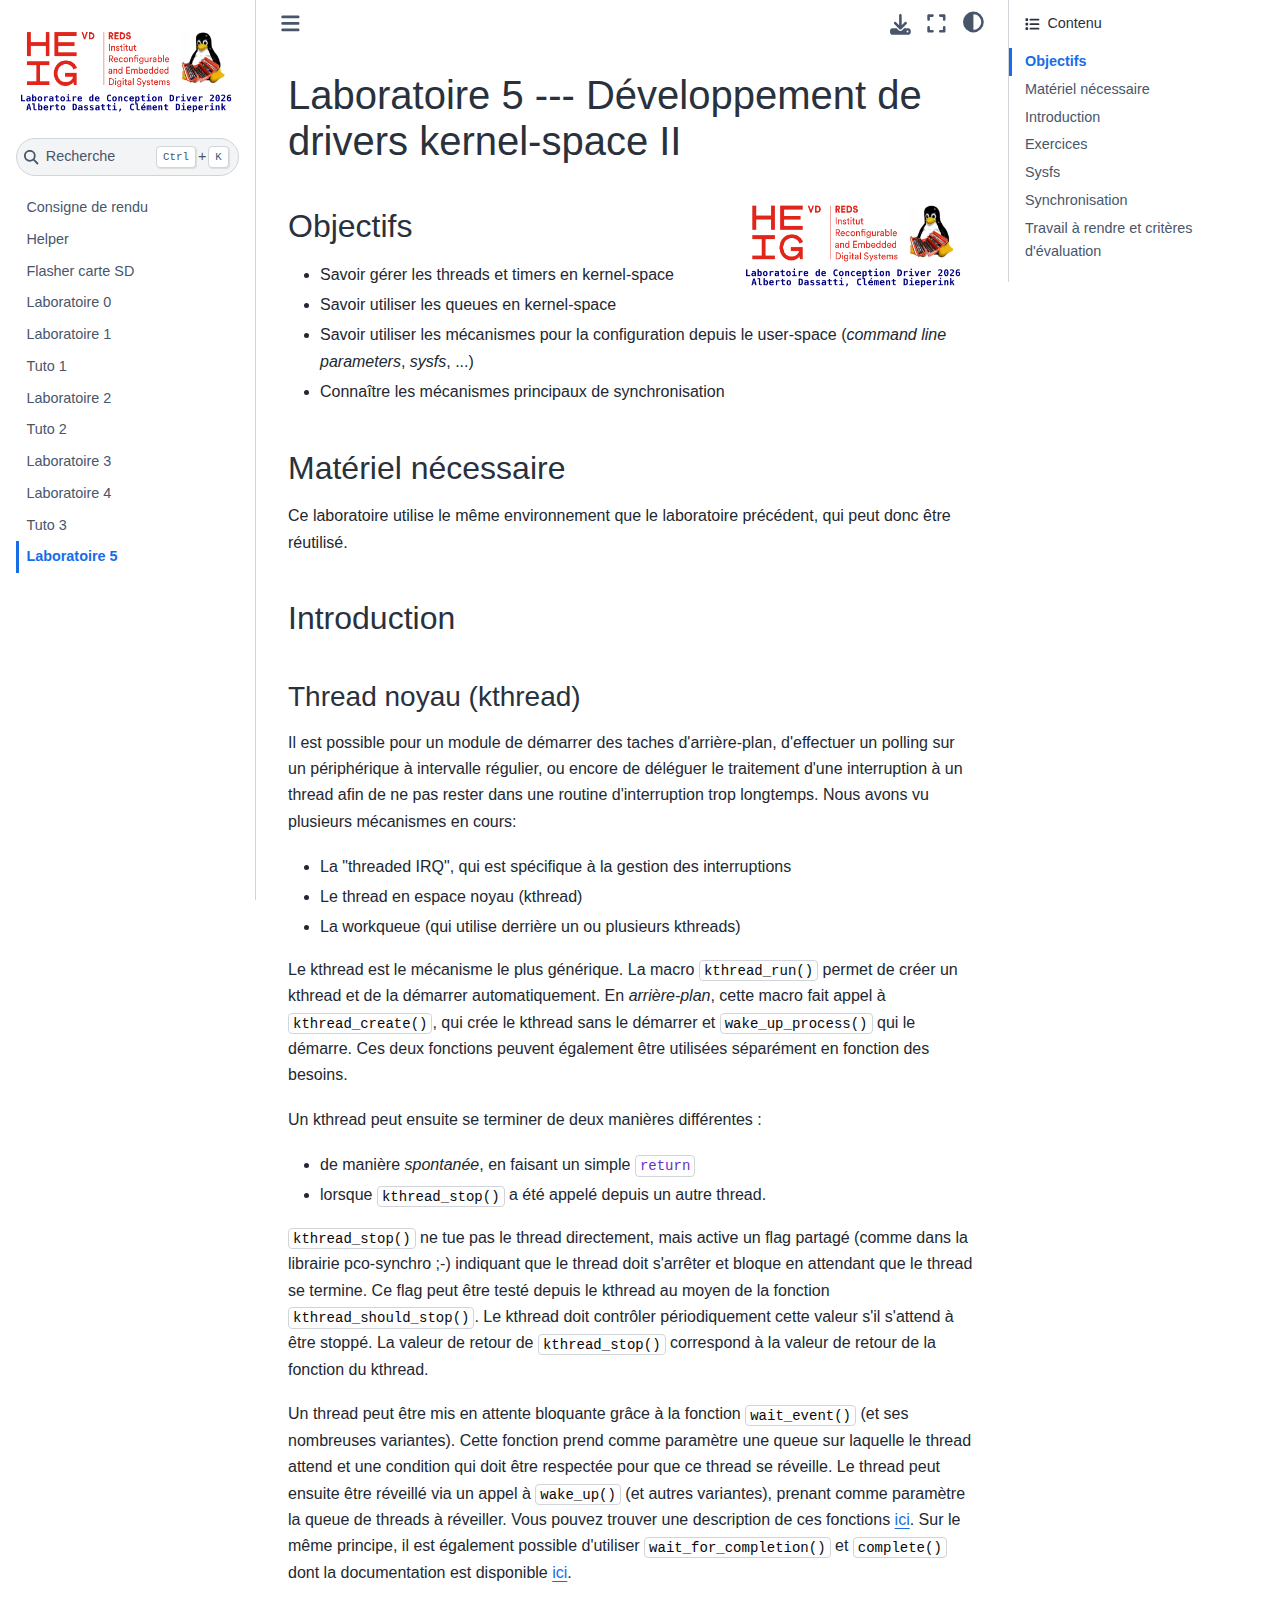
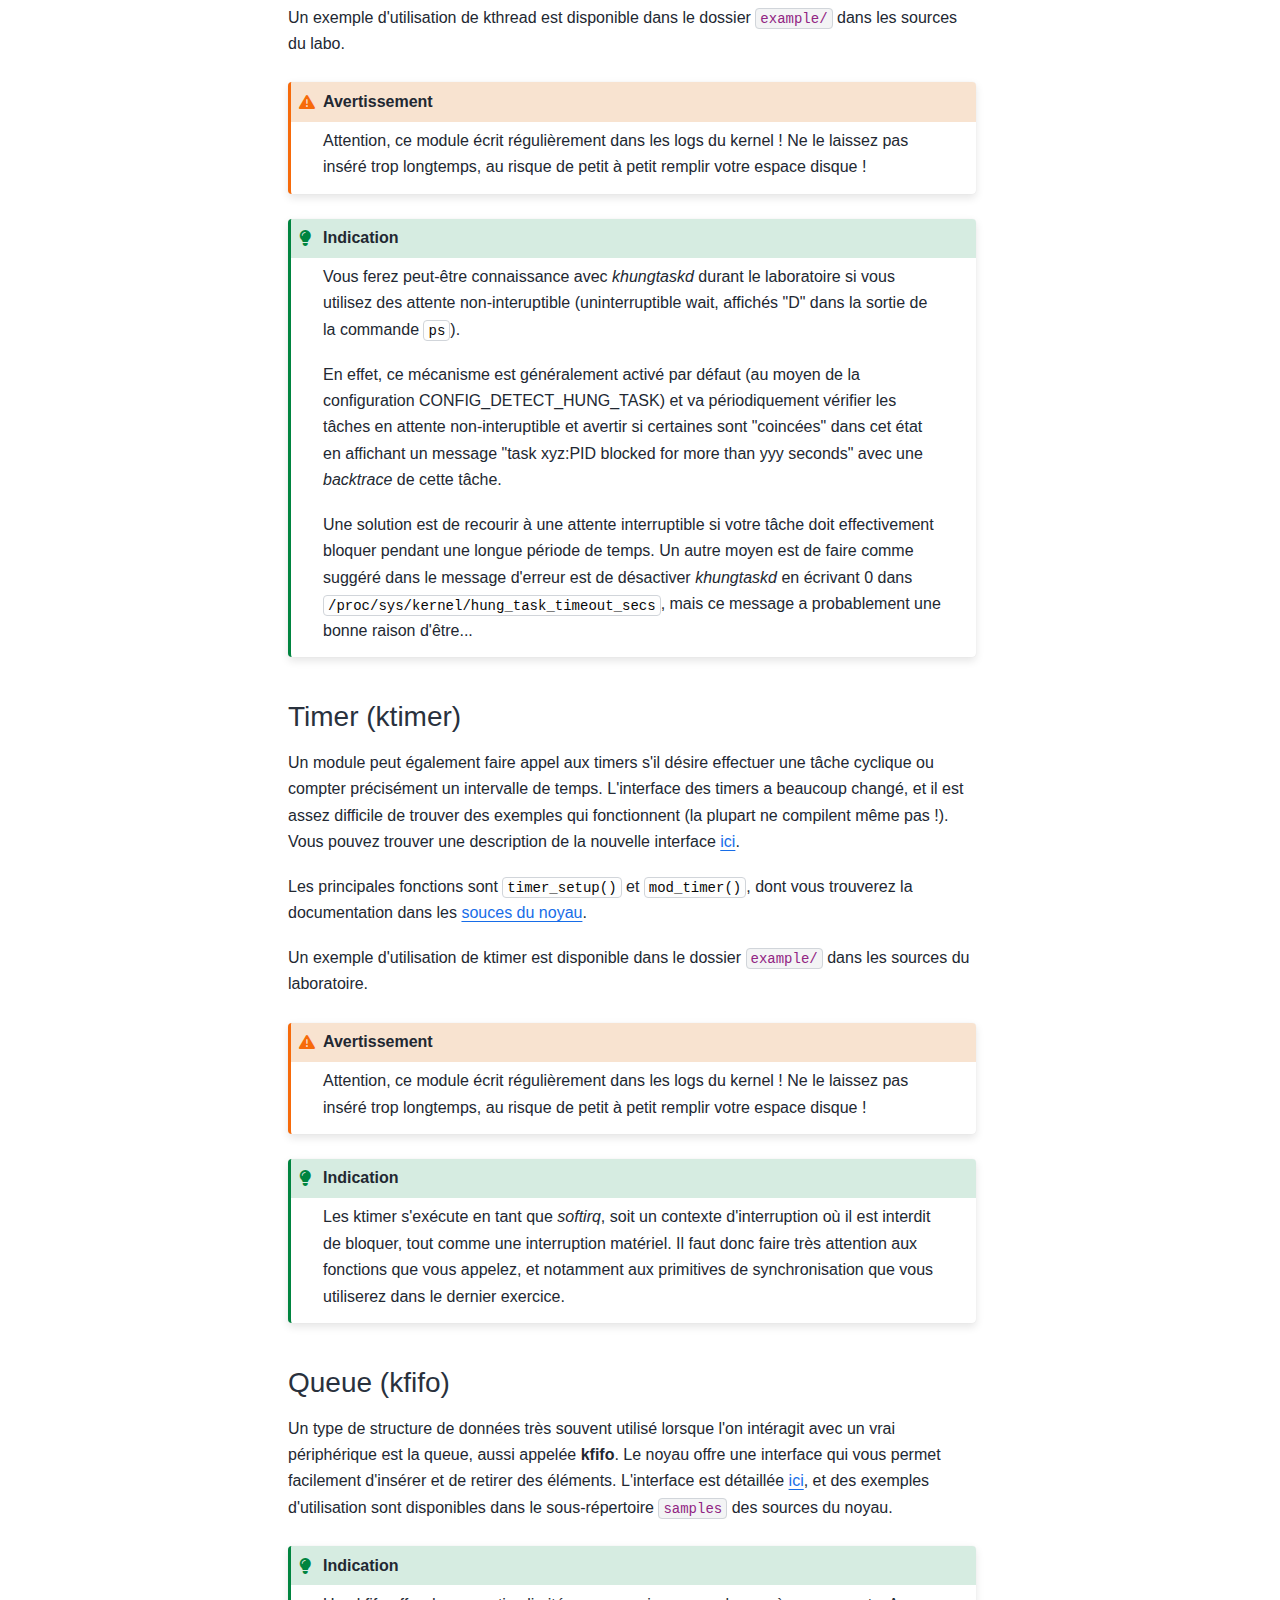
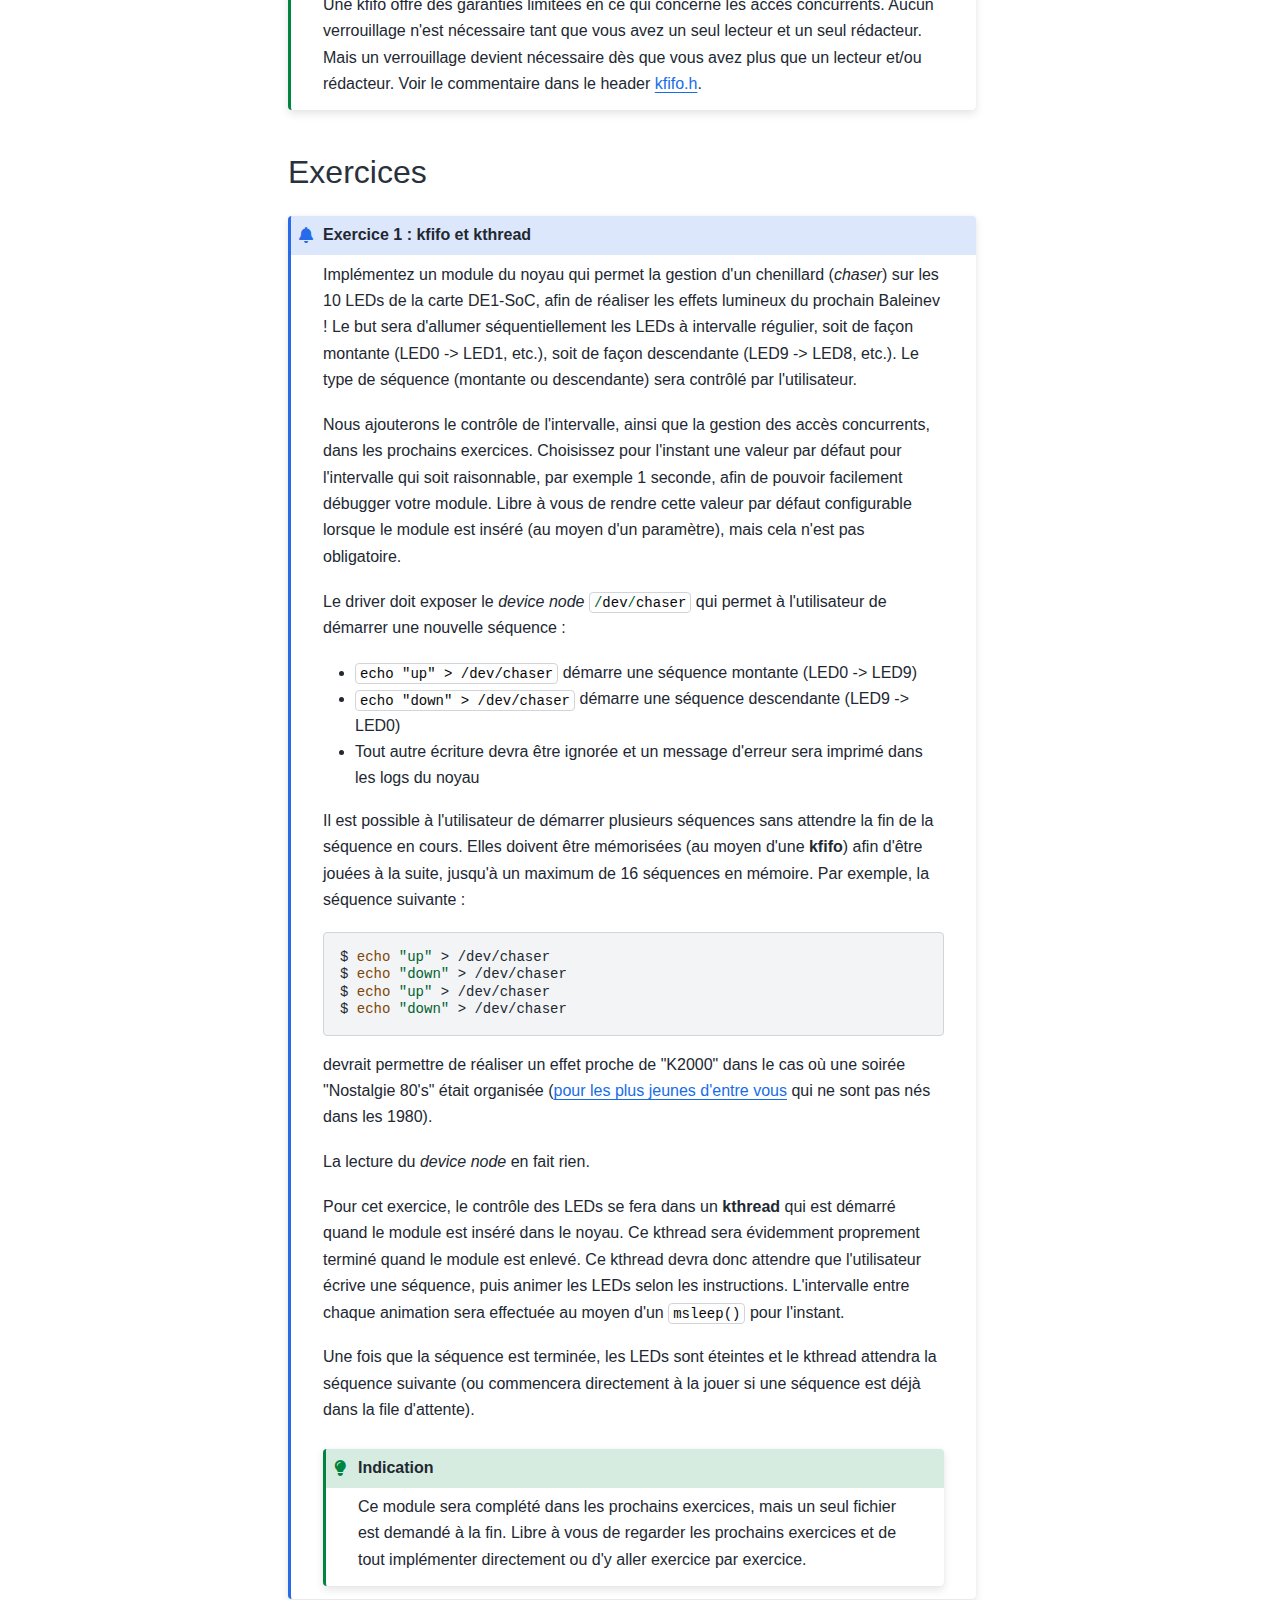
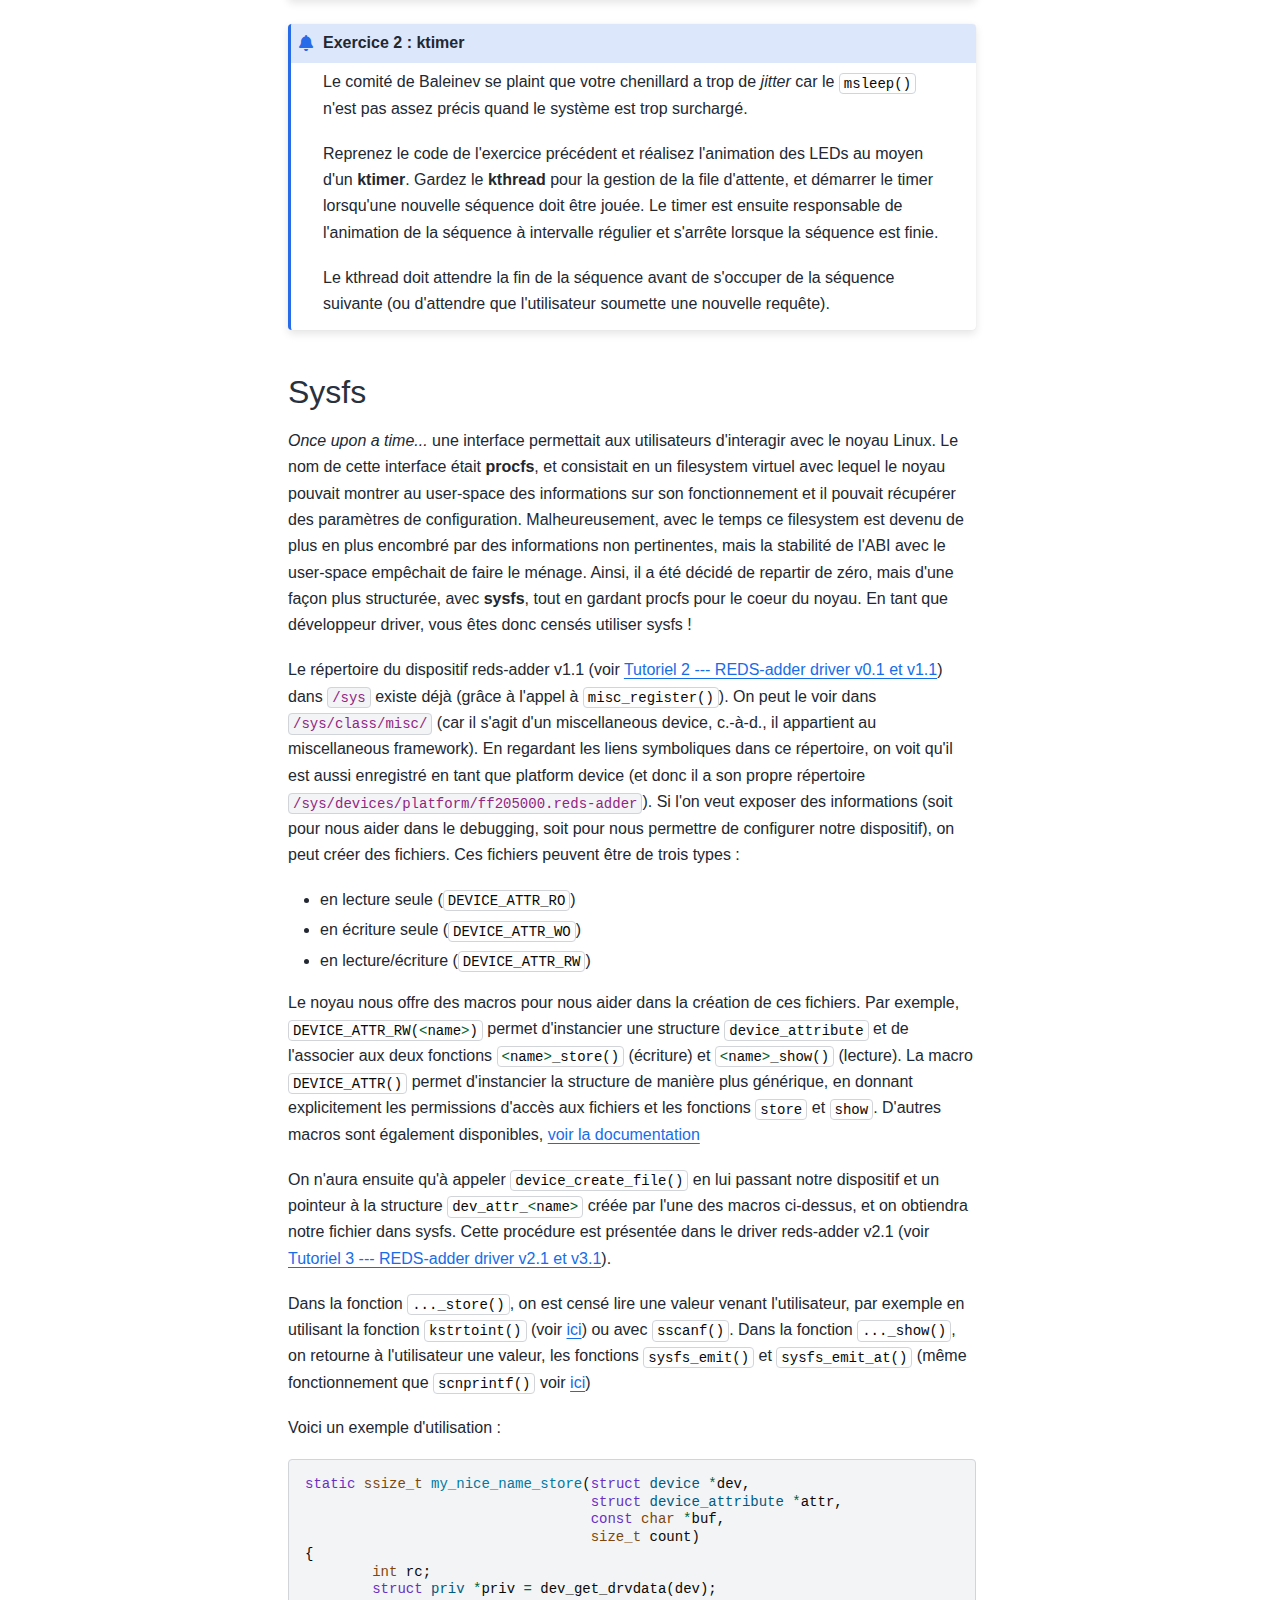
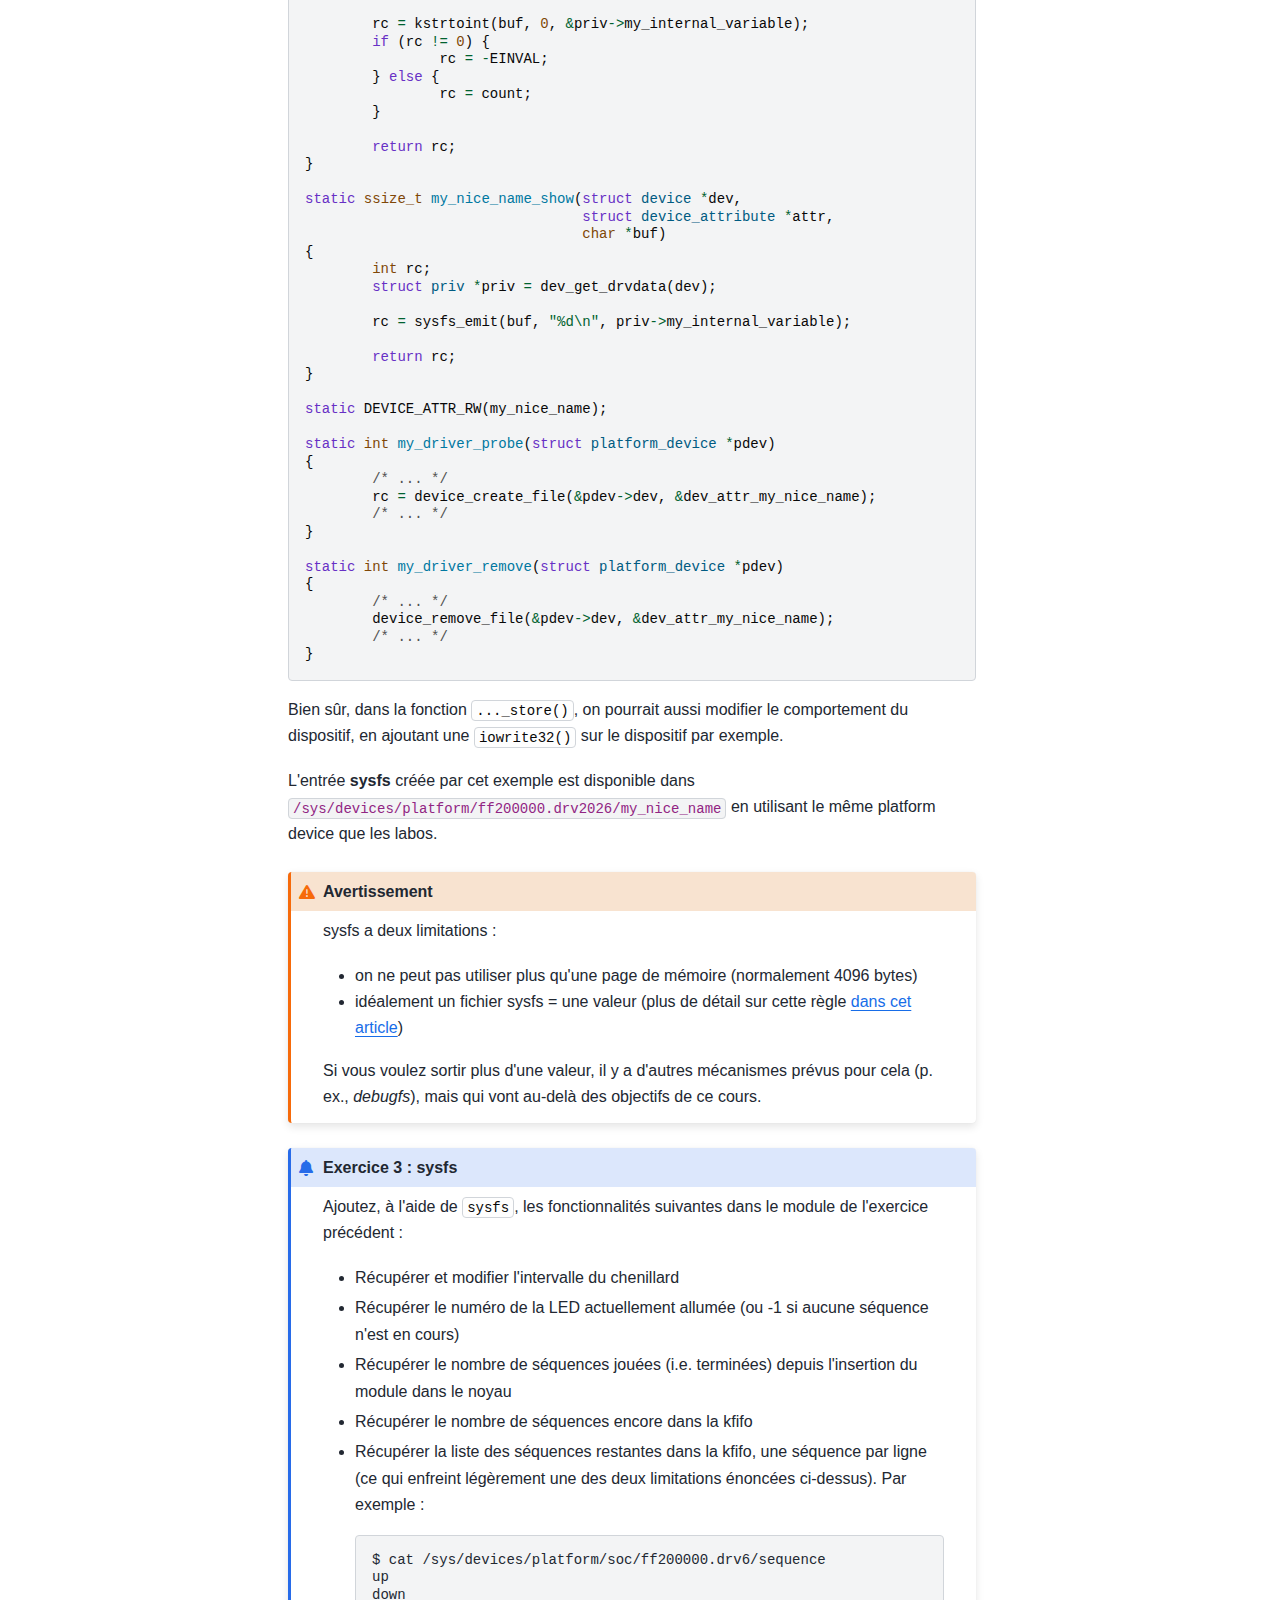
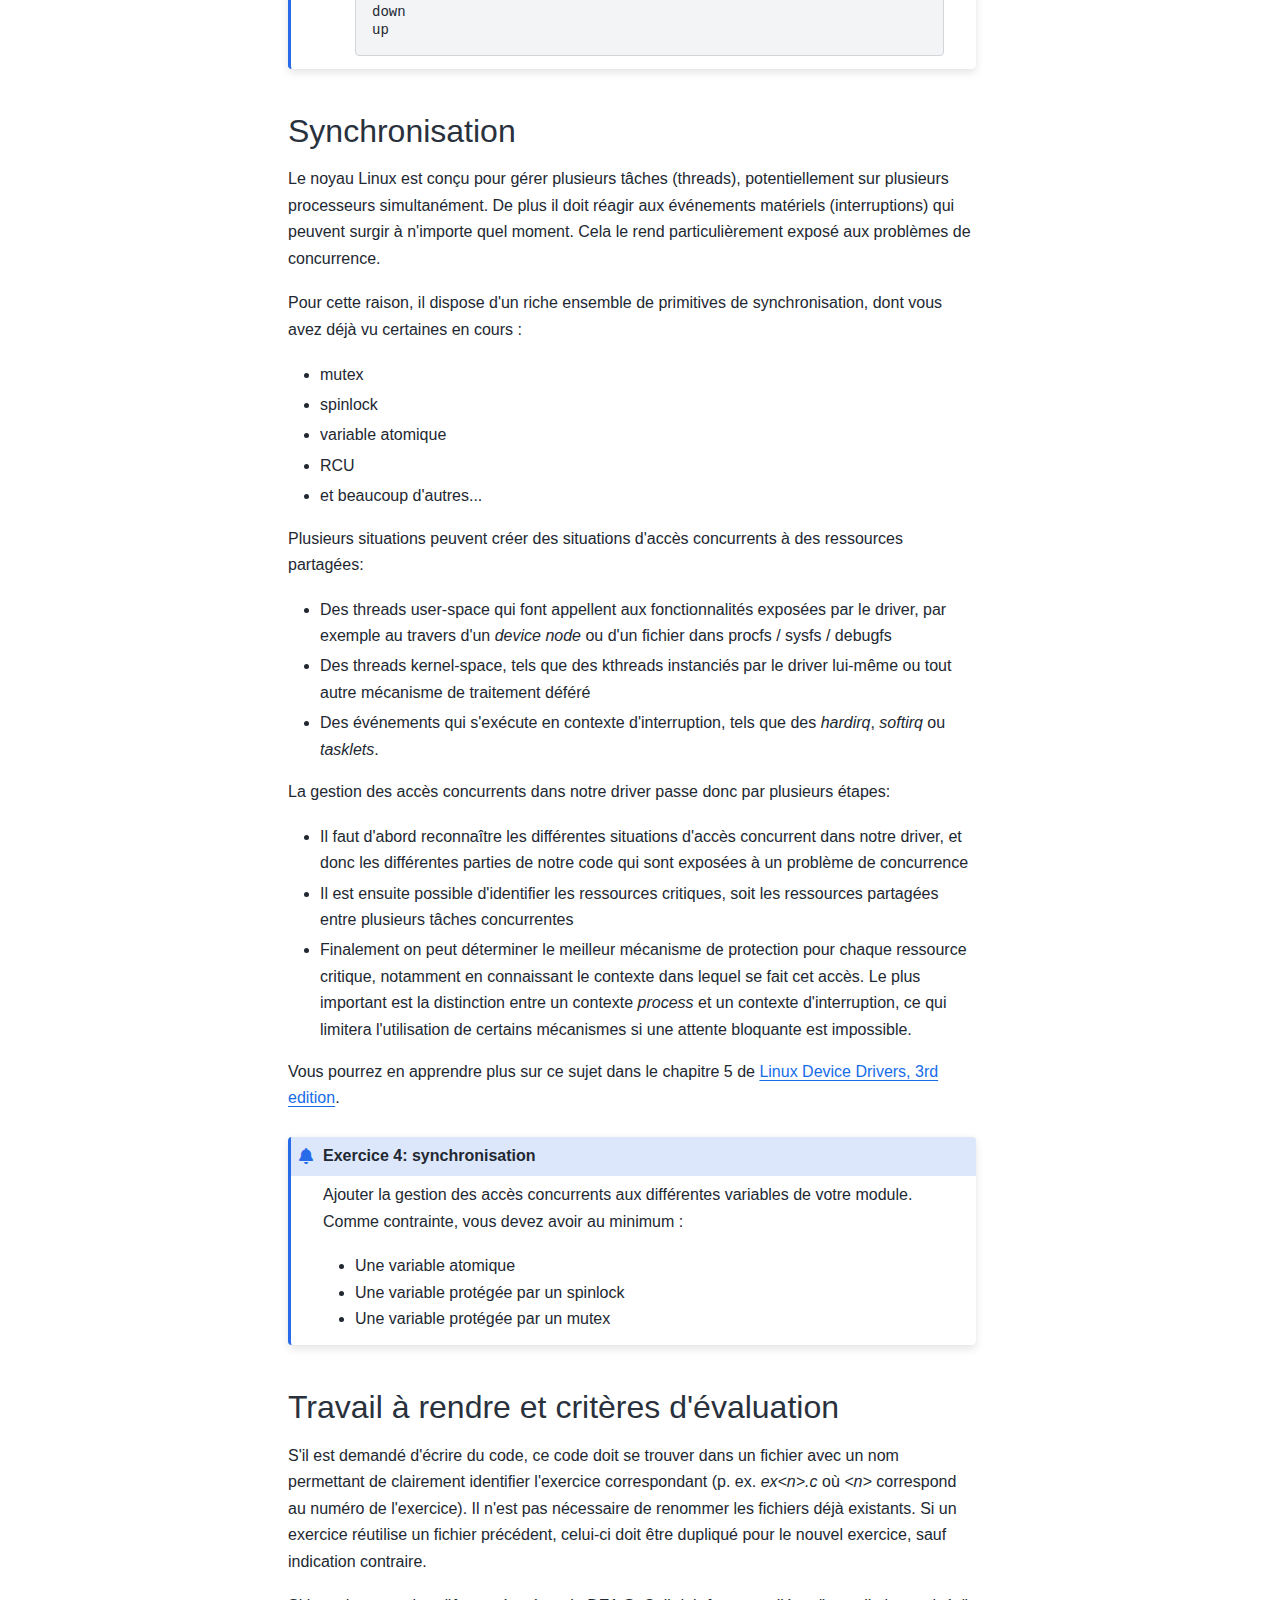
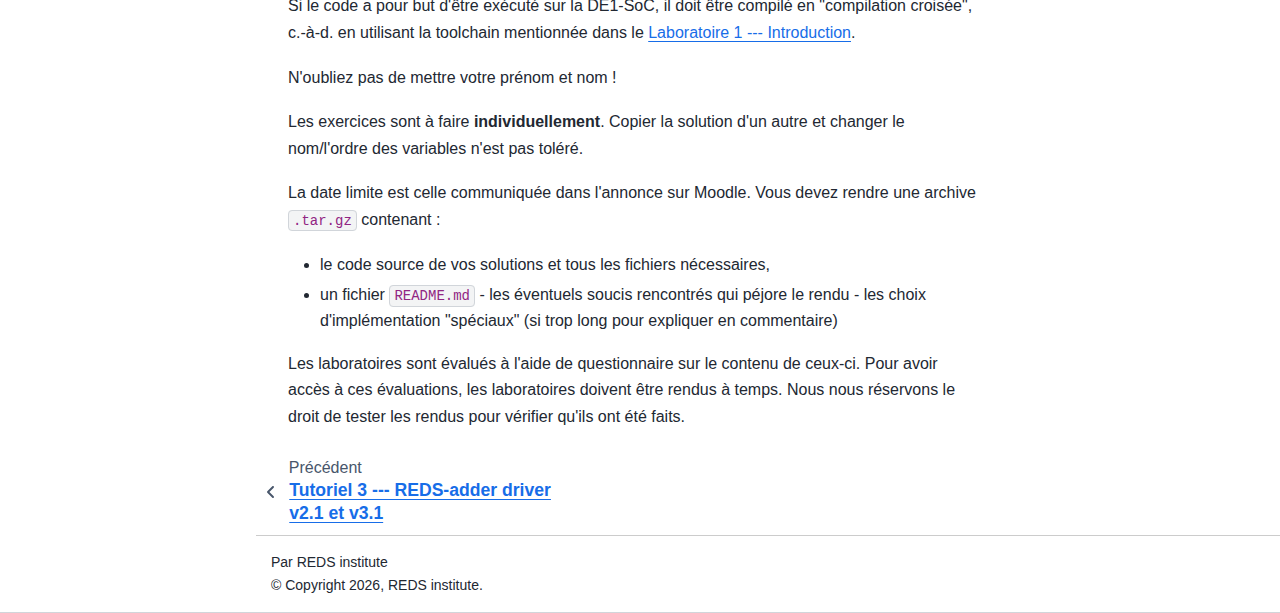
<file: docs/lab_05/lab_05.html>
<!DOCTYPE html>


<html lang="fr" data-content_root="../" >

  <head>
    <meta charset="utf-8" />
    <meta name="viewport" content="width=device-width, initial-scale=1.0" /><meta name="viewport" content="width=device-width, initial-scale=1" />

    <title>Laboratoire 5 --- Développement de drivers kernel-space II &#8212; Documentation DRV 2026 </title>
  
  
  
  <script data-cfasync="false">
    document.documentElement.dataset.mode = localStorage.getItem("mode") || "";
    document.documentElement.dataset.theme = localStorage.getItem("theme") || "";
  </script>
  
  <!-- Loaded before other Sphinx assets -->
  <link href="../_static/styles/theme.css?digest=dfe6caa3a7d634c4db9b" rel="stylesheet" />
<link href="../_static/styles/bootstrap.css?digest=dfe6caa3a7d634c4db9b" rel="stylesheet" />
<link href="../_static/styles/pydata-sphinx-theme.css?digest=dfe6caa3a7d634c4db9b" rel="stylesheet" />

  
  <link href="../_static/vendor/fontawesome/6.5.2/css/all.min.css?digest=dfe6caa3a7d634c4db9b" rel="stylesheet" />
  <link rel="preload" as="font" type="font/woff2" crossorigin href="../_static/vendor/fontawesome/6.5.2/webfonts/fa-solid-900.woff2" />
<link rel="preload" as="font" type="font/woff2" crossorigin href="../_static/vendor/fontawesome/6.5.2/webfonts/fa-brands-400.woff2" />
<link rel="preload" as="font" type="font/woff2" crossorigin href="../_static/vendor/fontawesome/6.5.2/webfonts/fa-regular-400.woff2" />

    <link rel="stylesheet" type="text/css" href="../_static/pygments.css?v=03e43079" />
    <link rel="stylesheet" type="text/css" href="../_static/styles/sphinx-book-theme.css?v=eba8b062" />
    <link rel="stylesheet" type="text/css" href="../_static/color.css?v=8770e769" />
  
  <!-- Pre-loaded scripts that we'll load fully later -->
  <link rel="preload" as="script" href="../_static/scripts/bootstrap.js?digest=dfe6caa3a7d634c4db9b" />
<link rel="preload" as="script" href="../_static/scripts/pydata-sphinx-theme.js?digest=dfe6caa3a7d634c4db9b" />
  <script src="../_static/vendor/fontawesome/6.5.2/js/all.min.js?digest=dfe6caa3a7d634c4db9b"></script>

    <script src="../_static/documentation_options.js?v=72dce1d2"></script>
    <script src="../_static/doctools.js?v=9bcbadda"></script>
    <script src="../_static/sphinx_highlight.js?v=dc90522c"></script>
    <script src="../_static/scripts/sphinx-book-theme.js?v=887ef09a"></script>
    <script src="../_static/translations.js?v=e6b791cb"></script>
    <script>DOCUMENTATION_OPTIONS.pagename = 'lab_05/lab_05';</script>
    <link rel="index" title="Index" href="../genindex.html" />
    <link rel="search" title="Recherche" href="../search.html" />
    <link rel="prev" title="Tutoriel 3 --- REDS-adder driver v2.1 et v3.1" href="../tuto_03/tuto_03.html" />
  <meta name="viewport" content="width=device-width, initial-scale=1"/>
  <meta name="docsearch:language" content="fr"/>
  </head>
  
  
  <body data-bs-spy="scroll" data-bs-target=".bd-toc-nav" data-offset="180" data-bs-root-margin="0px 0px -60%" data-default-mode="">

  
  
  <div id="pst-skip-link" class="skip-link d-print-none"><a href="#main-content">Passer au contenu principal</a></div>
  
  <div id="pst-scroll-pixel-helper"></div>
  
  <button type="button" class="btn rounded-pill" id="pst-back-to-top">
    <i class="fa-solid fa-arrow-up"></i>Haut de page</button>

  
  <input type="checkbox"
          class="sidebar-toggle"
          id="pst-primary-sidebar-checkbox"/>
  <label class="overlay overlay-primary" for="pst-primary-sidebar-checkbox"></label>
  
  <input type="checkbox"
          class="sidebar-toggle"
          id="pst-secondary-sidebar-checkbox"/>
  <label class="overlay overlay-secondary" for="pst-secondary-sidebar-checkbox"></label>
  
  <div class="search-button__wrapper">
    <div class="search-button__overlay"></div>
    <div class="search-button__search-container">
<form class="bd-search d-flex align-items-center"
      action="../search.html"
      method="get">
  <i class="fa-solid fa-magnifying-glass"></i>
  <input type="search"
         class="form-control"
         name="q"
         id="search-input"
         placeholder="Search..."
         aria-label="Search..."
         autocomplete="off"
         autocorrect="off"
         autocapitalize="off"
         spellcheck="false"/>
  <span class="search-button__kbd-shortcut"><kbd class="kbd-shortcut__modifier">Ctrl</kbd>+<kbd>K</kbd></span>
</form></div>
  </div>

  <div class="pst-async-banner-revealer d-none">
  <aside id="bd-header-version-warning" class="d-none d-print-none" aria-label="Version warning"></aside>
</div>

  
    <header class="bd-header navbar navbar-expand-lg bd-navbar d-print-none">
    </header>
  

  <div class="bd-container">
    <div class="bd-container__inner bd-page-width">
      
      
      
      <div class="bd-sidebar-primary bd-sidebar">
        

  
  <div class="sidebar-header-items sidebar-primary__section">
    
    
    
    
  </div>
  
    <div class="sidebar-primary-items__start sidebar-primary__section">
        <div class="sidebar-primary-item">

  
    
  

<a class="navbar-brand logo" href="../index.html">
  
  
  
  
  
    
    
      
    
    
    <img src="../_static/logo_drv.png" class="logo__image only-light" alt="Documentation DRV 2026  - Home"/>
    <script>document.write(`<img src="../_static/logo_drv.png" class="logo__image only-dark" alt="Documentation DRV 2026  - Home"/>`);</script>
  
  
</a></div>
        <div class="sidebar-primary-item">

 <script>
 document.write(`
   <button class="btn search-button-field search-button__button" title="Recherche" aria-label="Recherche" data-bs-placement="bottom" data-bs-toggle="tooltip">
    <i class="fa-solid fa-magnifying-glass"></i>
    <span class="search-button__default-text">Recherche</span>
    <span class="search-button__kbd-shortcut"><kbd class="kbd-shortcut__modifier">Ctrl</kbd>+<kbd class="kbd-shortcut__modifier">K</kbd></span>
   </button>
 `);
 </script></div>
        <div class="sidebar-primary-item"><nav class="bd-links bd-docs-nav" aria-label="Main">
    <div class="bd-toc-item navbar-nav active">
        <ul class="current nav bd-sidenav">
<li class="toctree-l1"><a class="reference internal" href="../helper/eval_criterion.html">Consigne de rendu</a></li>
<li class="toctree-l1"><a class="reference internal" href="../helper/helper.html">Helper</a></li>
<li class="toctree-l1"><a class="reference internal" href="../helper/flash_sd.html">Flasher carte SD</a></li>
<li class="toctree-l1"><a class="reference internal" href="../lab_00/lab_00.html">Laboratoire 0</a></li>
<li class="toctree-l1"><a class="reference internal" href="../lab_01/lab_01.html">Laboratoire 1</a></li>
<li class="toctree-l1"><a class="reference internal" href="../tuto_01/tuto_01.html">Tuto 1</a></li>
<li class="toctree-l1"><a class="reference internal" href="../lab_02/lab_02.html">Laboratoire 2</a></li>
<li class="toctree-l1"><a class="reference internal" href="../tuto_02/tuto_02.html">Tuto 2</a></li>
<li class="toctree-l1"><a class="reference internal" href="../lab_03/lab_03.html">Laboratoire 3</a></li>
<li class="toctree-l1"><a class="reference internal" href="../lab_04/lab_04.html">Laboratoire 4</a></li>
<li class="toctree-l1"><a class="reference internal" href="../tuto_03/tuto_03.html">Tuto 3</a></li>
<li class="toctree-l1 current active"><a class="current reference internal" href="#">Laboratoire 5</a></li>
</ul>

    </div>
</nav></div>
    </div>
  
  
  <div class="sidebar-primary-items__end sidebar-primary__section">
  </div>
  
  <div id="rtd-footer-container"></div>


      </div>
      
      <main id="main-content" class="bd-main" role="main">
        
        

<div class="sbt-scroll-pixel-helper"></div>

          <div class="bd-content">
            <div class="bd-article-container">
              
              <div class="bd-header-article d-print-none">
<div class="header-article-items header-article__inner">
  
    <div class="header-article-items__start">
      
        <div class="header-article-item"><button class="sidebar-toggle primary-toggle btn btn-sm" title="Toggle primary sidebar" data-bs-placement="bottom" data-bs-toggle="tooltip">
  <span class="fa-solid fa-bars"></span>
</button></div>
      
    </div>
  
  
    <div class="header-article-items__end">
      
        <div class="header-article-item">

<div class="article-header-buttons">





<div class="dropdown dropdown-download-buttons">
  <button class="btn dropdown-toggle" type="button" data-bs-toggle="dropdown" aria-expanded="false" aria-label="Téléchargez cette page">
    <i class="fas fa-download"></i>
  </button>
  <ul class="dropdown-menu">
      
      
      
      <li><a href="../_sources/lab_05/lab_05.rst" target="_blank"
   class="btn btn-sm btn-download-source-button dropdown-item"
   title="Télécharger le fichier source"
   data-bs-placement="left" data-bs-toggle="tooltip"
>
  

<span class="btn__icon-container">
  <i class="fas fa-file"></i>
  </span>
<span class="btn__text-container">.rst</span>
</a>
</li>
      
      
      
      
      <li>
<button onclick="window.print()"
  class="btn btn-sm btn-download-pdf-button dropdown-item"
  title="Imprimer au format PDF"
  data-bs-placement="left" data-bs-toggle="tooltip"
>
  

<span class="btn__icon-container">
  <i class="fas fa-file-pdf"></i>
  </span>
<span class="btn__text-container">.pdf</span>
</button>
</li>
      
  </ul>
</div>




<button onclick="toggleFullScreen()"
  class="btn btn-sm btn-fullscreen-button"
  title="Mode plein écran"
  data-bs-placement="bottom" data-bs-toggle="tooltip"
>
  

<span class="btn__icon-container">
  <i class="fas fa-expand"></i>
  </span>

</button>



<script>
document.write(`
  <button class="btn btn-sm nav-link pst-navbar-icon theme-switch-button" title="clair/sombre" aria-label="clair/sombre" data-bs-placement="bottom" data-bs-toggle="tooltip">
    <i class="theme-switch fa-solid fa-sun fa-lg" data-mode="light"></i>
    <i class="theme-switch fa-solid fa-moon fa-lg" data-mode="dark"></i>
    <i class="theme-switch fa-solid fa-circle-half-stroke fa-lg" data-mode="auto"></i>
  </button>
`);
</script>


<script>
document.write(`
  <button class="btn btn-sm pst-navbar-icon search-button search-button__button" title="Recherche" aria-label="Recherche" data-bs-placement="bottom" data-bs-toggle="tooltip">
    <i class="fa-solid fa-magnifying-glass fa-lg"></i>
  </button>
`);
</script>
<button class="sidebar-toggle secondary-toggle btn btn-sm" title="Toggle secondary sidebar" data-bs-placement="bottom" data-bs-toggle="tooltip">
    <span class="fa-solid fa-list"></span>
</button>
</div></div>
      
    </div>
  
</div>
</div>
              
              

<div id="jb-print-docs-body" class="onlyprint">
    <h1>Laboratoire 5 --- Développement de drivers kernel-space II</h1>
    <!-- Table of contents -->
    <div id="print-main-content">
        <div id="jb-print-toc">
            
            <div>
                <h2> Contenu </h2>
            </div>
            <nav aria-label="Page">
                <ul class="visible nav section-nav flex-column">
<li class="toc-h2 nav-item toc-entry"><a class="reference internal nav-link" href="#objectifs">Objectifs</a></li>
<li class="toc-h2 nav-item toc-entry"><a class="reference internal nav-link" href="#materiel-necessaire">Matériel nécessaire</a></li>
<li class="toc-h2 nav-item toc-entry"><a class="reference internal nav-link" href="#introduction">Introduction</a><ul class="nav section-nav flex-column">
<li class="toc-h3 nav-item toc-entry"><a class="reference internal nav-link" href="#thread-noyau-kthread">Thread noyau (kthread)</a></li>
<li class="toc-h3 nav-item toc-entry"><a class="reference internal nav-link" href="#timer-ktimer">Timer (ktimer)</a></li>
<li class="toc-h3 nav-item toc-entry"><a class="reference internal nav-link" href="#queue-kfifo">Queue (kfifo)</a></li>
</ul>
</li>
<li class="toc-h2 nav-item toc-entry"><a class="reference internal nav-link" href="#exercices">Exercices</a></li>
<li class="toc-h2 nav-item toc-entry"><a class="reference internal nav-link" href="#sysfs">Sysfs</a></li>
<li class="toc-h2 nav-item toc-entry"><a class="reference internal nav-link" href="#synchronisation">Synchronisation</a></li>
<li class="toc-h2 nav-item toc-entry"><a class="reference internal nav-link" href="#travail-a-rendre-et-criteres-d-evaluation">Travail à rendre et critères d'évaluation</a></li>
</ul>
            </nav>
        </div>
    </div>
</div>

              
                
<div id="searchbox"></div>
                <article class="bd-article">
                  
  <section id="laboratoire-5-developpement-de-drivers-kernel-space-ii">
<span id="laboratoire5"></span><h1>Laboratoire 5 --- Développement de drivers kernel-space II<a class="headerlink" href="#laboratoire-5-developpement-de-drivers-kernel-space-ii" title="Lien vers cette rubrique">#</a></h1>
<figure class="align-right">
<a class="reference internal image-reference" href="../_images/logo_drv.png"><img alt="../_images/logo_drv.png" src="../_images/logo_drv.png" style="width: 6cm;" />
</a>
</figure>
<section id="objectifs">
<h2>Objectifs<a class="headerlink" href="#objectifs" title="Lien vers cette rubrique">#</a></h2>
<ul class="simple">
<li><p>Savoir gérer les threads et timers en kernel-space</p></li>
<li><p>Savoir utiliser les queues en kernel-space</p></li>
<li><p>Savoir utiliser les mécanismes pour la configuration depuis le user-space (<em>command line parameters</em>, <em>sysfs</em>, ...)</p></li>
<li><p>Connaître les mécanismes principaux de synchronisation</p></li>
</ul>
</section>
<section id="materiel-necessaire">
<h2>Matériel nécessaire<a class="headerlink" href="#materiel-necessaire" title="Lien vers cette rubrique">#</a></h2>
<p>Ce laboratoire utilise le même environnement que le laboratoire précédent,
qui peut donc être réutilisé.</p>
</section>
<section id="introduction">
<h2>Introduction<a class="headerlink" href="#introduction" title="Lien vers cette rubrique">#</a></h2>
<section id="thread-noyau-kthread">
<h3>Thread noyau (kthread)<a class="headerlink" href="#thread-noyau-kthread" title="Lien vers cette rubrique">#</a></h3>
<p>Il est possible pour un module de démarrer des taches d'arrière-plan, d'effectuer un polling
sur un périphérique à intervalle régulier, ou encore de déléguer le traitement d'une interruption
à un thread afin de ne pas rester dans une routine d'interruption trop longtemps.
Nous avons vu plusieurs mécanismes en cours:</p>
<ul class="simple">
<li><p>La &quot;threaded IRQ&quot;, qui est spécifique à la gestion des interruptions</p></li>
<li><p>Le thread en espace noyau (kthread)</p></li>
<li><p>La workqueue (qui utilise derrière un ou plusieurs kthreads)</p></li>
</ul>
<p>Le kthread est le mécanisme le plus générique.
La macro <code class="code highlight c docutils literal highlight-c"><span class="n">kthread_run</span><span class="p">()</span></code> permet de créer un kthread et de la démarrer automatiquement.
En <em>arrière-plan</em>, cette macro fait appel à <code class="code highlight c docutils literal highlight-c"><span class="n">kthread_create</span><span class="p">()</span></code>, qui crée le kthread sans le démarrer et <code class="code highlight c docutils literal highlight-c"><span class="n">wake_up_process</span><span class="p">()</span></code> qui le démarre.
Ces deux fonctions peuvent également être utilisées séparément en fonction des besoins.</p>
<p>Un kthread peut ensuite se terminer de deux manières différentes :</p>
<ul class="simple">
<li><p>de manière <em>spontanée</em>, en faisant un simple <code class="code highlight c docutils literal highlight-c"><span class="k">return</span></code></p></li>
<li><p>lorsque <code class="code highlight c docutils literal highlight-c"><span class="n">kthread_stop</span><span class="p">()</span></code> a été appelé depuis un autre thread.</p></li>
</ul>
<p><code class="code highlight c docutils literal highlight-c"><span class="n">kthread_stop</span><span class="p">()</span></code> ne tue pas le thread directement,
mais active un flag partagé (comme dans la librairie pco-synchro ;-) indiquant que le thread
doit s'arrêter et bloque en attendant que le thread se termine.
Ce flag peut être testé depuis le kthread au moyen de la fonction <code class="code highlight c docutils literal highlight-c"><span class="n">kthread_should_stop</span><span class="p">()</span></code>.
Le kthread doit contrôler périodiquement cette valeur s'il s'attend à être stoppé.
La valeur de retour de <code class="code highlight c docutils literal highlight-c"><span class="n">kthread_stop</span><span class="p">()</span></code> correspond à la valeur de retour de la fonction du kthread.</p>
<p>Un thread peut être mis en attente bloquante grâce à la fonction <code class="code highlight c docutils literal highlight-c"><span class="n">wait_event</span><span class="p">()</span></code> (et ses nombreuses variantes).
Cette fonction prend comme
paramètre une queue sur laquelle le thread attend et une condition qui doit être respectée pour que
ce thread se réveille.
Le thread peut ensuite être réveillé via un appel à <code class="code highlight c docutils literal highlight-c"><span class="n">wake_up</span><span class="p">()</span></code> (et autres variantes), prenant comme paramètre
la queue de threads à réveiller.
Vous pouvez trouver une description de ces fonctions
<a class="reference external" href="https://www.kernel.org/doc/html/latest/driver-api/basics.html#wait-queues-and-wake-events">ici</a>.
Sur le même principe, il est également possible d'utiliser <code class="code highlight c docutils literal highlight-c"><span class="n">wait_for_completion</span><span class="p">()</span></code> et <code class="code highlight c docutils literal highlight-c"><span class="n">complete</span><span class="p">()</span></code>
dont la documentation est disponible <a class="reference external" href="https://www.kernel.org/doc/html/latest/scheduler/completion.html">ici</a>.</p>
<p>Un exemple d'utilisation de kthread est disponible dans le dossier <code class="file docutils literal notranslate"><span class="pre">example/</span></code> dans les sources du labo.</p>
<div class="admonition warning">
<p class="admonition-title">Avertissement</p>
<p>Attention, ce module écrit régulièrement dans les logs du kernel !
Ne le laissez pas inséré trop longtemps, au risque de petit à petit remplir votre espace disque !</p>
</div>
<div class="admonition hint">
<p class="admonition-title">Indication</p>
<p>Vous ferez peut-être connaissance avec <em>khungtaskd</em> durant le laboratoire si vous
utilisez des attente non-interuptible (uninterruptible wait, affichés &quot;D&quot; dans la sortie de la commande <code class="code highlight console docutils literal highlight-console"><span class="go">ps</span></code>).</p>
<p>En effet, ce mécanisme
est généralement activé par défaut (au moyen de la configuration CONFIG_DETECT_HUNG_TASK)
et va périodiquement vérifier les tâches en attente non-interuptible et avertir si certaines
sont &quot;coincées&quot; dans cet état en affichant un message &quot;task xyz:PID blocked for more than yyy seconds&quot;
avec une <em>backtrace</em> de cette tâche.</p>
<p>Une solution est de recourir à une attente interruptible si votre tâche doit effectivement
bloquer pendant une longue période de temps.
Un autre moyen est de faire comme suggéré dans le message
d'erreur est de désactiver <em>khungtaskd</em> en écrivant 0 dans
<code class="code highlight console docutils literal highlight-console"><span class="go">/proc/sys/kernel/hung_task_timeout_secs</span></code>, mais ce message a probablement une bonne raison d'être...</p>
</div>
</section>
<section id="timer-ktimer">
<h3>Timer (ktimer)<a class="headerlink" href="#timer-ktimer" title="Lien vers cette rubrique">#</a></h3>
<p>Un module peut également faire appel aux timers s'il désire effectuer une tâche cyclique ou compter
précisément un intervalle de temps.
L'interface des timers a beaucoup changé, et il est assez difficile de trouver des exemples qui fonctionnent
(la plupart ne compilent même pas !). Vous pouvez trouver une description de la nouvelle interface
<a class="reference external" href="https://lwn.net/Articles/735887/">ici</a>.</p>
<p>Les principales fonctions sont <code class="code highlight c docutils literal highlight-c"><span class="n">timer_setup</span><span class="p">()</span></code> et <code class="code highlight c docutils literal highlight-c"><span class="n">mod_timer</span><span class="p">()</span></code>, dont vous trouverez la documentation
dans les <a class="reference external" href="https://elixir.bootlin.com/linux/v6.1.131/source">souces du noyau</a>.</p>
<p>Un exemple d'utilisation de ktimer est disponible dans le dossier <code class="file docutils literal notranslate"><span class="pre">example/</span></code> dans les sources du
laboratoire.</p>
<div class="admonition warning">
<p class="admonition-title">Avertissement</p>
<p>Attention, ce module écrit régulièrement dans les logs du kernel !
Ne le laissez pas inséré trop longtemps, au risque de petit à petit remplir votre espace disque !</p>
</div>
<div class="admonition hint">
<p class="admonition-title">Indication</p>
<p>Les ktimer s'exécute en tant que <em>softirq</em>, soit un contexte d'interruption où il est interdit de bloquer,
tout comme une interruption matériel.
Il faut donc faire très attention aux fonctions que vous appelez, et notamment aux primitives
de synchronisation que vous utiliserez dans le dernier exercice.</p>
</div>
</section>
<section id="queue-kfifo">
<h3>Queue (kfifo)<a class="headerlink" href="#queue-kfifo" title="Lien vers cette rubrique">#</a></h3>
<p>Un type de structure de données très souvent utilisé lorsque l'on intéragit avec un
vrai périphérique est la queue, aussi appelée <strong>kfifo</strong>.
Le noyau offre une interface qui vous permet facilement d'insérer et de retirer
des éléments.
L'interface est détaillée <a class="reference external" href="https://www.kernel.org/doc/html/latest/core-api/kernel-api.html#fifo-buffer">ici</a>, et
des exemples d'utilisation sont disponibles dans le sous-répertoire <code class="file docutils literal notranslate"><span class="pre">samples</span></code> des sources
du noyau.</p>
<div class="admonition hint">
<p class="admonition-title">Indication</p>
<p>Une kfifo offre des garanties limitées en ce qui concerne les accès concurrents.
Aucun verrouillage n'est nécessaire tant que vous avez un seul lecteur et un seul rédacteur.
Mais un verrouillage devient nécessaire dès que vous avez plus que un lecteur et/ou rédacteur.
Voir le commentaire dans le header
<a class="reference external" href="https://elixir.bootlin.com/linux/v6.1.131/source/include/linux/kfifo.h#L30">kfifo.h</a>.</p>
</div>
</section>
</section>
<section id="exercices">
<h2>Exercices<a class="headerlink" href="#exercices" title="Lien vers cette rubrique">#</a></h2>
<div class="admonition-exercice-1-kfifo-et-kthread admonition">
<p class="admonition-title"><strong>Exercice 1 : kfifo et kthread</strong></p>
<p>Implémentez un module du noyau qui permet la gestion d'un chenillard (<em>chaser</em>) sur les 10 LEDs de la carte DE1-SoC, afin de réaliser les effets lumineux du prochain Baleinev !
Le but sera d'allumer séquentiellement les LEDs à intervalle régulier, soit de façon montante (LED0 -&gt; LED1, etc.), soit de façon descendante (LED9 -&gt; LED8, etc.).
Le type de séquence (montante ou descendante) sera contrôlé par l'utilisateur.</p>
<p>Nous ajouterons le contrôle de l'intervalle, ainsi que la gestion des accès concurrents, dans les prochains exercices.
Choisissez pour l'instant une valeur par défaut pour l'intervalle qui soit raisonnable, par exemple 1 seconde, afin de pouvoir facilement débugger votre module.
Libre à vous de rendre cette valeur par défaut configurable lorsque le module est inséré (au moyen d'un paramètre), mais cela n'est pas obligatoire.</p>
<p>Le driver doit exposer le <em>device node</em> <code class="code highlight c docutils literal highlight-c"><span class="o">/</span><span class="n">dev</span><span class="o">/</span><span class="n">chaser</span></code> qui permet à l'utilisateur de démarrer une nouvelle séquence :</p>
<ul class="simple">
<li><p><code class="code highlight console docutils literal highlight-console"><span class="go">echo &quot;up&quot; &gt; /dev/chaser</span></code> démarre une séquence montante (LED0 -&gt; LED9)</p></li>
<li><p><code class="code highlight console docutils literal highlight-console"><span class="go">echo &quot;down&quot; &gt; /dev/chaser</span></code> démarre une séquence descendante (LED9 -&gt; LED0)</p></li>
<li><p>Tout autre écriture devra être ignorée et un message d'erreur sera imprimé dans les logs du noyau</p></li>
</ul>
<p>Il est possible à l'utilisateur de démarrer plusieurs séquences sans attendre la fin de la séquence en cours.
Elles doivent être mémorisées (au moyen d'une <strong>kfifo</strong>) afin d'être jouées à la suite, jusqu'à un maximum de 16 séquences en mémoire.
Par exemple, la séquence suivante :</p>
<div class="highlight-console notranslate"><div class="highlight"><pre><span></span><span class="gp">$ </span><span class="nb">echo</span><span class="w"> </span><span class="s2">&quot;up&quot;</span><span class="w"> </span>&gt;<span class="w"> </span>/dev/chaser
<span class="gp">$ </span><span class="nb">echo</span><span class="w"> </span><span class="s2">&quot;down&quot;</span><span class="w"> </span>&gt;<span class="w"> </span>/dev/chaser
<span class="gp">$ </span><span class="nb">echo</span><span class="w"> </span><span class="s2">&quot;up&quot;</span><span class="w"> </span>&gt;<span class="w"> </span>/dev/chaser
<span class="gp">$ </span><span class="nb">echo</span><span class="w"> </span><span class="s2">&quot;down&quot;</span><span class="w"> </span>&gt;<span class="w"> </span>/dev/chaser
</pre></div>
</div>
<p>devrait permettre de réaliser un effet proche de &quot;K2000&quot; dans le cas où une soirée &quot;Nostalgie 80's&quot; était organisée
(<a class="reference external" href="https://www.youtube.com/watch?v=oNyXYPhnUIs">pour les plus jeunes d'entre vous</a> qui ne sont pas nés dans les 1980).</p>
<p>La lecture du <em>device node</em> en fait rien.</p>
<p>Pour cet exercice, le contrôle des LEDs se fera dans un <strong>kthread</strong> qui est démarré quand le module est inséré dans le noyau.
Ce kthread sera évidemment proprement terminé quand le module est enlevé.
Ce kthread devra donc attendre que l'utilisateur écrive une séquence, puis animer les LEDs selon les instructions.
L'intervalle entre chaque animation sera effectuée au moyen d'un <code class="code highlight c docutils literal highlight-c"><span class="n">msleep</span><span class="p">()</span></code> pour l'instant.</p>
<p>Une fois que la séquence est terminée, les LEDs sont éteintes et le kthread attendra la séquence suivante
(ou commencera directement à la jouer si une séquence est déjà dans la file d'attente).</p>
<div class="admonition hint">
<p class="admonition-title">Indication</p>
<p>Ce module sera complété dans les prochains exercices, mais un seul fichier est demandé à la fin.
Libre à vous de regarder les prochains exercices et de tout implémenter directement ou d'y aller
exercice par exercice.</p>
</div>
</div>
<div class="admonition-exercice-2-ktimer admonition">
<p class="admonition-title"><strong>Exercice 2 : ktimer</strong></p>
<p>Le comité de Baleinev se plaint que votre chenillard a trop de <em>jitter</em> car le <code class="code highlight c docutils literal highlight-c"><span class="n">msleep</span><span class="p">()</span></code> n'est pas assez précis quand le système est trop surchargé.</p>
<p>Reprenez le code de l'exercice précédent et réalisez l'animation des LEDs au moyen d'un <strong>ktimer</strong>.
Gardez le <strong>kthread</strong> pour la gestion de la file d'attente, et démarrer le timer lorsqu'une nouvelle séquence doit être jouée.
Le timer est ensuite responsable de l'animation de la séquence à intervalle régulier et s'arrête lorsque la séquence est finie.</p>
<p>Le kthread doit attendre la fin de la séquence avant de s'occuper de la séquence suivante (ou d'attendre que l'utilisateur soumette une nouvelle requête).</p>
</div>
</section>
<section id="sysfs">
<h2>Sysfs<a class="headerlink" href="#sysfs" title="Lien vers cette rubrique">#</a></h2>
<p><em>Once upon a time...</em> une interface permettait aux utilisateurs d'interagir
avec le noyau Linux.
Le nom de cette interface était <strong>procfs</strong>, et consistait en un filesystem virtuel avec lequel
le noyau pouvait montrer au user-space des informations sur son fonctionnement et il pouvait
récupérer des paramètres de configuration.
Malheureusement, avec le temps ce filesystem est devenu de plus en plus encombré par des
informations non pertinentes, mais la stabilité de l'ABI avec le user-space
empêchait de faire le ménage.
Ainsi, il a été décidé de repartir de zéro, mais d'une façon plus structurée, avec <strong>sysfs</strong>,
tout en gardant procfs pour le coeur du noyau.
En tant que développeur driver, vous êtes donc censés utiliser sysfs !</p>
<p>Le répertoire du dispositif reds-adder v1.1 (voir <a class="reference internal" href="../tuto_02/tuto_02.html#tutoriel2"><span class="std std-ref">Tutoriel 2 ---  REDS-adder driver v0.1 et v1.1</span></a>) dans <code class="file docutils literal notranslate"><span class="pre">/sys</span></code> existe déjà
(grâce à l'appel à
<code class="code highlight c docutils literal highlight-c"><span class="n">misc_register</span><span class="p">()</span></code>). On peut le voir dans <code class="file docutils literal notranslate"><span class="pre">/sys/class/misc/</span></code> (car il
s'agit d'un miscellaneous device, c.-à-d., il appartient au miscellaneous
framework). En regardant les liens symboliques dans ce répertoire, on voit qu'il
est aussi enregistré en tant que platform device (et donc il a son propre
répertoire <code class="file docutils literal notranslate"><span class="pre">/sys/devices/platform/ff205000.reds-adder</span></code>).
Si l'on veut exposer des informations (soit pour nous aider dans le
debugging, soit pour nous permettre de configurer notre dispositif), on peut
créer des fichiers. Ces fichiers peuvent être de trois types :</p>
<ul class="simple">
<li><p>en lecture seule (<code class="code highlight c docutils literal highlight-c"><span class="n">DEVICE_ATTR_RO</span></code>)</p></li>
<li><p>en écriture seule (<code class="code highlight c docutils literal highlight-c"><span class="n">DEVICE_ATTR_WO</span></code>)</p></li>
<li><p>en lecture/écriture (<code class="code highlight c docutils literal highlight-c"><span class="n">DEVICE_ATTR_RW</span></code>)</p></li>
</ul>
<p>Le noyau nous offre des macros pour nous aider dans la création de ces fichiers.
Par exemple, <code class="code highlight c docutils literal highlight-c"><span class="n">DEVICE_ATTR_RW</span><span class="p">(</span><span class="o">&lt;</span><span class="n">name</span><span class="o">&gt;</span><span class="p">)</span></code> permet d'instancier une structure <code class="code highlight c docutils literal highlight-c"><span class="n">device_attribute</span></code>
et de l'associer aux deux fonctions <code class="code highlight c docutils literal highlight-c"><span class="o">&lt;</span><span class="n">name</span><span class="o">&gt;</span><span class="n">_store</span><span class="p">()</span></code> (écriture) et <code class="code highlight c docutils literal highlight-c"><span class="o">&lt;</span><span class="n">name</span><span class="o">&gt;</span><span class="n">_show</span><span class="p">()</span></code> (lecture).
La macro <code class="code highlight c docutils literal highlight-c"><span class="n">DEVICE_ATTR</span><span class="p">()</span></code> permet d'instancier la structure de manière plus générique,
en donnant explicitement les permissions d'accès aux fichiers et les fonctions <code class="code highlight c docutils literal highlight-c"><span class="n">store</span></code> et <code class="code highlight c docutils literal highlight-c"><span class="n">show</span></code>.
D'autres macros sont également disponibles, <a class="reference external" href="https://www.kernel.org/doc/html/latest/driver-api/infrastructure.html#c.DEVICE_ATTR">voir la documentation</a></p>
<p>On n'aura ensuite qu'à appeler <code class="code highlight c docutils literal highlight-c"><span class="n">device_create_file</span><span class="p">()</span></code> en lui passant notre
dispositif et un pointeur à la structure <code class="code highlight c docutils literal highlight-c"><span class="n">dev_attr_</span><span class="o">&lt;</span><span class="n">name</span><span class="o">&gt;</span></code> créée par l'une des macros
ci-dessus, et on obtiendra notre fichier dans sysfs.
Cette procédure est présentée dans le driver reds-adder v2.1 (voir <a class="reference internal" href="../tuto_03/tuto_03.html#tutoriel3"><span class="std std-ref">Tutoriel 3 ---  REDS-adder driver v2.1 et v3.1</span></a>).</p>
<p>Dans la fonction <code class="code highlight c docutils literal highlight-c"><span class="p">...</span><span class="n">_store</span><span class="p">()</span></code>, on est censé lire une valeur venant l'utilisateur,
par exemple en utilisant la fonction <code class="code highlight c docutils literal highlight-c"><span class="n">kstrtoint</span><span class="p">()</span></code>
(voir <a class="reference external" href="https://www.kernel.org/doc/htmldocs/kernel-api/API-kstrtoint.html">ici</a>)
ou avec <code class="code highlight c docutils literal highlight-c"><span class="n">sscanf</span><span class="p">()</span></code>.
Dans la fonction <code class="code highlight c docutils literal highlight-c"><span class="p">...</span><span class="n">_show</span><span class="p">()</span></code>, on retourne à l'utilisateur une valeur,
les fonctions <code class="code highlight c docutils literal highlight-c"><span class="n">sysfs_emit</span><span class="p">()</span></code> et <code class="code highlight c docutils literal highlight-c"><span class="n">sysfs_emit_at</span><span class="p">()</span></code>
(même fonctionnement que <code class="code highlight c docutils literal highlight-c"><span class="n">scnprintf</span><span class="p">()</span></code> voir <a class="reference external" href="https://www.kernel.org/doc/html/latest/filesystems/api-summary.html#c.sysfs_emit">ici</a>)</p>
<p>Voici un exemple d'utilisation :</p>
<div class="highlight-c notranslate"><div class="highlight"><pre><span></span><span class="k">static</span><span class="w"> </span><span class="kt">ssize_t</span><span class="w"> </span><span class="nf">my_nice_name_store</span><span class="p">(</span><span class="k">struct</span><span class="w"> </span><span class="nc">device</span><span class="w"> </span><span class="o">*</span><span class="n">dev</span><span class="p">,</span>
<span class="w">                                  </span><span class="k">struct</span><span class="w"> </span><span class="nc">device_attribute</span><span class="w"> </span><span class="o">*</span><span class="n">attr</span><span class="p">,</span>
<span class="w">                                  </span><span class="k">const</span><span class="w"> </span><span class="kt">char</span><span class="w"> </span><span class="o">*</span><span class="n">buf</span><span class="p">,</span>
<span class="w">                                  </span><span class="kt">size_t</span><span class="w"> </span><span class="n">count</span><span class="p">)</span>
<span class="p">{</span>
<span class="w">        </span><span class="kt">int</span><span class="w"> </span><span class="n">rc</span><span class="p">;</span>
<span class="w">        </span><span class="k">struct</span><span class="w"> </span><span class="nc">priv</span><span class="w"> </span><span class="o">*</span><span class="n">priv</span><span class="w"> </span><span class="o">=</span><span class="w"> </span><span class="n">dev_get_drvdata</span><span class="p">(</span><span class="n">dev</span><span class="p">);</span>

<span class="w">        </span><span class="n">rc</span><span class="w"> </span><span class="o">=</span><span class="w"> </span><span class="n">kstrtoint</span><span class="p">(</span><span class="n">buf</span><span class="p">,</span><span class="w"> </span><span class="mi">0</span><span class="p">,</span><span class="w"> </span><span class="o">&amp;</span><span class="n">priv</span><span class="o">-&gt;</span><span class="n">my_internal_variable</span><span class="p">);</span>
<span class="w">        </span><span class="k">if</span><span class="w"> </span><span class="p">(</span><span class="n">rc</span><span class="w"> </span><span class="o">!=</span><span class="w"> </span><span class="mi">0</span><span class="p">)</span><span class="w"> </span><span class="p">{</span>
<span class="w">                </span><span class="n">rc</span><span class="w"> </span><span class="o">=</span><span class="w"> </span><span class="o">-</span><span class="n">EINVAL</span><span class="p">;</span>
<span class="w">        </span><span class="p">}</span><span class="w"> </span><span class="k">else</span><span class="w"> </span><span class="p">{</span>
<span class="w">                </span><span class="n">rc</span><span class="w"> </span><span class="o">=</span><span class="w"> </span><span class="n">count</span><span class="p">;</span>
<span class="w">        </span><span class="p">}</span>

<span class="w">        </span><span class="k">return</span><span class="w"> </span><span class="n">rc</span><span class="p">;</span>
<span class="p">}</span>

<span class="k">static</span><span class="w"> </span><span class="kt">ssize_t</span><span class="w"> </span><span class="nf">my_nice_name_show</span><span class="p">(</span><span class="k">struct</span><span class="w"> </span><span class="nc">device</span><span class="w"> </span><span class="o">*</span><span class="n">dev</span><span class="p">,</span>
<span class="w">                                 </span><span class="k">struct</span><span class="w"> </span><span class="nc">device_attribute</span><span class="w"> </span><span class="o">*</span><span class="n">attr</span><span class="p">,</span>
<span class="w">                                 </span><span class="kt">char</span><span class="w"> </span><span class="o">*</span><span class="n">buf</span><span class="p">)</span>
<span class="p">{</span>
<span class="w">        </span><span class="kt">int</span><span class="w"> </span><span class="n">rc</span><span class="p">;</span>
<span class="w">        </span><span class="k">struct</span><span class="w"> </span><span class="nc">priv</span><span class="w"> </span><span class="o">*</span><span class="n">priv</span><span class="w"> </span><span class="o">=</span><span class="w"> </span><span class="n">dev_get_drvdata</span><span class="p">(</span><span class="n">dev</span><span class="p">);</span>

<span class="w">        </span><span class="n">rc</span><span class="w"> </span><span class="o">=</span><span class="w"> </span><span class="n">sysfs_emit</span><span class="p">(</span><span class="n">buf</span><span class="p">,</span><span class="w"> </span><span class="s">&quot;%d</span><span class="se">\n</span><span class="s">&quot;</span><span class="p">,</span><span class="w"> </span><span class="n">priv</span><span class="o">-&gt;</span><span class="n">my_internal_variable</span><span class="p">);</span>

<span class="w">        </span><span class="k">return</span><span class="w"> </span><span class="n">rc</span><span class="p">;</span>
<span class="p">}</span>

<span class="k">static</span><span class="w"> </span><span class="n">DEVICE_ATTR_RW</span><span class="p">(</span><span class="n">my_nice_name</span><span class="p">);</span>

<span class="k">static</span><span class="w"> </span><span class="kt">int</span><span class="w"> </span><span class="nf">my_driver_probe</span><span class="p">(</span><span class="k">struct</span><span class="w"> </span><span class="nc">platform_device</span><span class="w"> </span><span class="o">*</span><span class="n">pdev</span><span class="p">)</span>
<span class="p">{</span>
<span class="w">        </span><span class="cm">/* ... */</span>
<span class="w">        </span><span class="n">rc</span><span class="w"> </span><span class="o">=</span><span class="w"> </span><span class="n">device_create_file</span><span class="p">(</span><span class="o">&amp;</span><span class="n">pdev</span><span class="o">-&gt;</span><span class="n">dev</span><span class="p">,</span><span class="w"> </span><span class="o">&amp;</span><span class="n">dev_attr_my_nice_name</span><span class="p">);</span>
<span class="w">        </span><span class="cm">/* ... */</span>
<span class="p">}</span>

<span class="k">static</span><span class="w"> </span><span class="kt">int</span><span class="w"> </span><span class="nf">my_driver_remove</span><span class="p">(</span><span class="k">struct</span><span class="w"> </span><span class="nc">platform_device</span><span class="w"> </span><span class="o">*</span><span class="n">pdev</span><span class="p">)</span>
<span class="p">{</span>
<span class="w">        </span><span class="cm">/* ... */</span>
<span class="w">        </span><span class="n">device_remove_file</span><span class="p">(</span><span class="o">&amp;</span><span class="n">pdev</span><span class="o">-&gt;</span><span class="n">dev</span><span class="p">,</span><span class="w"> </span><span class="o">&amp;</span><span class="n">dev_attr_my_nice_name</span><span class="p">);</span>
<span class="w">        </span><span class="cm">/* ... */</span>
<span class="p">}</span>
</pre></div>
</div>
<p>Bien sûr, dans la fonction <code class="code highlight c docutils literal highlight-c"><span class="p">...</span><span class="n">_store</span><span class="p">()</span></code>, on pourrait aussi modifier le
comportement du dispositif, en ajoutant une <code class="code highlight c docutils literal highlight-c"><span class="n">iowrite32</span><span class="p">()</span></code> sur le dispositif par exemple.</p>
<p>L'entrée <strong>sysfs</strong> créée par cet exemple est disponible dans <code class="file docutils literal notranslate"><span class="pre">/sys/devices/platform/ff200000.drv2026/my_nice_name</span></code>
en utilisant le même platform device que les labos.</p>
<div class="admonition warning">
<p class="admonition-title">Avertissement</p>
<p>sysfs a deux limitations :</p>
<ul class="simple">
<li><p>on ne peut pas utiliser plus qu'une page de mémoire (normalement 4096 bytes)</p></li>
<li><p>idéalement un fichier sysfs = une valeur (plus de détail sur cette règle <a class="reference external" href="https://lwn.net/Articles/378884/">dans cet article</a>)</p></li>
</ul>
<p>Si vous voulez sortir plus d'une valeur, il y a d'autres mécanismes
prévus pour cela (p. ex., <em>debugfs</em>), mais qui vont au-delà des
objectifs de ce cours.</p>
</div>
<div class="admonition-exercice-3-sysfs admonition">
<p class="admonition-title"><strong>Exercice 3 : sysfs</strong></p>
<p>Ajoutez, à l'aide de <code class="code highlight c docutils literal highlight-c"><span class="n">sysfs</span></code>, les fonctionnalités suivantes dans le module de l'exercice précédent :</p>
<ul>
<li><p>Récupérer et modifier l'intervalle du chenillard</p></li>
<li><p>Récupérer le numéro de la LED actuellement allumée (ou -1 si aucune séquence n'est en cours)</p></li>
<li><p>Récupérer le nombre de séquences jouées (i.e. terminées) depuis l'insertion du module dans le noyau</p></li>
<li><p>Récupérer le nombre de séquences encore dans la kfifo</p></li>
<li><p>Récupérer la liste des séquences restantes dans la kfifo, une séquence par ligne
(ce qui enfreint légèrement une des deux limitations énoncées ci-dessus). Par exemple :</p>
<div class="highlight-console notranslate"><div class="highlight"><pre><span></span><span class="gp">$ </span>cat<span class="w"> </span>/sys/devices/platform/soc/ff200000.drv6/sequence
<span class="go">up</span>
<span class="go">down</span>
<span class="go">down</span>
<span class="go">up</span>
</pre></div>
</div>
</li>
</ul>
</div>
</section>
<section id="synchronisation">
<h2>Synchronisation<a class="headerlink" href="#synchronisation" title="Lien vers cette rubrique">#</a></h2>
<p>Le noyau Linux est conçu pour gérer plusieurs tâches (threads),
potentiellement sur plusieurs processeurs simultanément.
De plus il doit réagir aux événements matériels (interruptions) qui peuvent surgir à n'importe quel moment.
Cela le rend particulièrement exposé aux problèmes de concurrence.</p>
<p>Pour cette raison, il dispose d'un riche ensemble de primitives de synchronisation,
dont vous avez déjà vu certaines en cours :</p>
<ul class="simple">
<li><p>mutex</p></li>
<li><p>spinlock</p></li>
<li><p>variable atomique</p></li>
<li><p>RCU</p></li>
<li><p>et beaucoup d'autres...</p></li>
</ul>
<p>Plusieurs situations peuvent créer des situations d'accès concurrents à des ressources partagées:</p>
<ul class="simple">
<li><p>Des threads user-space qui font appellent aux fonctionnalités exposées par le driver,
par exemple au travers d'un <em>device node</em> ou d'un fichier dans procfs / sysfs / debugfs</p></li>
<li><p>Des threads kernel-space, tels que des kthreads instanciés par le driver lui-même ou tout autre
mécanisme de traitement déféré</p></li>
<li><p>Des événements qui s'exécute en contexte d'interruption, tels que des <em>hardirq</em>, <em>softirq</em> ou <em>tasklets</em>.</p></li>
</ul>
<p>La gestion des accès concurrents dans notre driver passe donc par plusieurs étapes:</p>
<ul class="simple">
<li><p>Il faut d'abord reconnaître les différentes situations d'accès concurrent dans notre driver,
et donc les différentes parties de notre code qui sont exposées à un problème de concurrence</p></li>
<li><p>Il est ensuite possible d'identifier les ressources critiques, soit les ressources partagées
entre plusieurs tâches concurrentes</p></li>
<li><p>Finalement on peut déterminer le meilleur mécanisme de protection pour chaque ressource critique,
notamment en connaissant le contexte dans lequel se fait cet accès. Le plus important est
la distinction entre un contexte <em>process</em> et un contexte d'interruption, ce qui limitera
l'utilisation de certains mécanismes si une attente bloquante est impossible.</p></li>
</ul>
<p>Vous pourrez en apprendre plus sur ce sujet dans
le chapitre 5 de <a class="reference external" href="https://lwn.net/Kernel/LDD3">Linux Device Drivers, 3rd edition</a>.</p>
<div class="admonition-exercice-4-synchronisation admonition">
<p class="admonition-title"><strong>Exercice 4: synchronisation</strong></p>
<p>Ajouter la gestion des accès concurrents aux différentes variables de votre module.
Comme contrainte, vous devez avoir au minimum :</p>
<ul class="simple">
<li><p>Une variable atomique</p></li>
<li><p>Une variable protégée par un spinlock</p></li>
<li><p>Une variable protégée par un mutex</p></li>
</ul>
</div>
</section>
<section id="travail-a-rendre-et-criteres-d-evaluation">
<h2>Travail à rendre et critères d'évaluation<a class="headerlink" href="#travail-a-rendre-et-criteres-d-evaluation" title="Lien vers cette rubrique">#</a></h2>
<p>S'il est demandé d'écrire du code, ce code doit se trouver dans un fichier avec un nom permettant de clairement identifier l'exercice
correspondant (p. ex. <em>ex&lt;n&gt;.c</em> où <em>&lt;n&gt;</em> correspond au numéro de l'exercice).
Il n'est pas nécessaire de renommer les fichiers déjà existants.
Si un exercice réutilise un fichier précédent, celui-ci doit être dupliqué pour le nouvel exercice, sauf indication contraire.</p>
<p>Si le code a pour but d'être exécuté sur la DE1-SoC, il doit être compilé en &quot;compilation croisée&quot;,
c.-à-d. en utilisant la toolchain mentionnée dans le <a class="reference internal" href="../lab_01/lab_01.html#laboratoire1"><span class="std std-ref">Laboratoire 1 --- Introduction</span></a>.</p>
<p>N'oubliez pas de mettre votre prénom et nom !</p>
<p>Les exercices sont à faire <strong>individuellement</strong>.
Copier la solution d'un autre et changer le nom/l'ordre des variables n'est pas toléré.</p>
<p>La date limite est celle communiquée dans l'annonce sur Moodle.
Vous devez rendre une archive <code class="file docutils literal notranslate"><span class="pre">.tar.gz</span></code> contenant :</p>
<ul class="simple">
<li><p>le code source de vos solutions et tous les fichiers nécessaires,</p></li>
<li><p>un fichier <code class="file docutils literal notranslate"><span class="pre">README.md</span></code>
- les éventuels soucis rencontrés qui péjore le rendu
- les choix d'implémentation &quot;spéciaux&quot; (si trop long pour expliquer en commentaire)</p></li>
</ul>
<p>Les laboratoires sont évalués à l'aide de questionnaire sur le contenu de ceux-ci.
Pour avoir accès à ces évaluations, les laboratoires doivent être rendus à temps.
Nous nous réservons le droit de tester les rendus pour vérifier qu'ils ont été faits.</p>
</section>
</section>


                </article>
              

              
              
              
              
                <footer class="prev-next-footer d-print-none">
                  
<div class="prev-next-area">
    <a class="left-prev"
       href="../tuto_03/tuto_03.html"
       title="page précédente">
      <i class="fa-solid fa-angle-left"></i>
      <div class="prev-next-info">
        <p class="prev-next-subtitle">précédent</p>
        <p class="prev-next-title">Tutoriel 3 ---  REDS-adder driver v2.1 et v3.1</p>
      </div>
    </a>
</div>
                </footer>
              
            </div>
            
            
              
                <div class="bd-sidebar-secondary bd-toc"><div class="sidebar-secondary-items sidebar-secondary__inner">


  <div class="sidebar-secondary-item">
  <div class="page-toc tocsection onthispage">
    <i class="fa-solid fa-list"></i> Contenu
  </div>
  <nav class="bd-toc-nav page-toc">
    <ul class="visible nav section-nav flex-column">
<li class="toc-h2 nav-item toc-entry"><a class="reference internal nav-link" href="#objectifs">Objectifs</a></li>
<li class="toc-h2 nav-item toc-entry"><a class="reference internal nav-link" href="#materiel-necessaire">Matériel nécessaire</a></li>
<li class="toc-h2 nav-item toc-entry"><a class="reference internal nav-link" href="#introduction">Introduction</a><ul class="nav section-nav flex-column">
<li class="toc-h3 nav-item toc-entry"><a class="reference internal nav-link" href="#thread-noyau-kthread">Thread noyau (kthread)</a></li>
<li class="toc-h3 nav-item toc-entry"><a class="reference internal nav-link" href="#timer-ktimer">Timer (ktimer)</a></li>
<li class="toc-h3 nav-item toc-entry"><a class="reference internal nav-link" href="#queue-kfifo">Queue (kfifo)</a></li>
</ul>
</li>
<li class="toc-h2 nav-item toc-entry"><a class="reference internal nav-link" href="#exercices">Exercices</a></li>
<li class="toc-h2 nav-item toc-entry"><a class="reference internal nav-link" href="#sysfs">Sysfs</a></li>
<li class="toc-h2 nav-item toc-entry"><a class="reference internal nav-link" href="#synchronisation">Synchronisation</a></li>
<li class="toc-h2 nav-item toc-entry"><a class="reference internal nav-link" href="#travail-a-rendre-et-criteres-d-evaluation">Travail à rendre et critères d'évaluation</a></li>
</ul>
  </nav></div>

</div></div>
              
            
          </div>
          <footer class="bd-footer-content">
            
<div class="bd-footer-content__inner container">
  
  <div class="footer-item">
    
<p class="component-author">
Par REDS institute
</p>

  </div>
  
  <div class="footer-item">
    

  <p class="copyright">
    
      © Copyright 2026, REDS institute.
      <br/>
    
  </p>

  </div>
  
  <div class="footer-item">
    
  </div>
  
  <div class="footer-item">
    
  </div>
  
</div>
          </footer>
        

      </main>
    </div>
  </div>
  
  <!-- Scripts loaded after <body> so the DOM is not blocked -->
  <script src="../_static/scripts/bootstrap.js?digest=dfe6caa3a7d634c4db9b"></script>
<script src="../_static/scripts/pydata-sphinx-theme.js?digest=dfe6caa3a7d634c4db9b"></script>

  <footer class="bd-footer">
  </footer>
  </body>
</html>
</file>
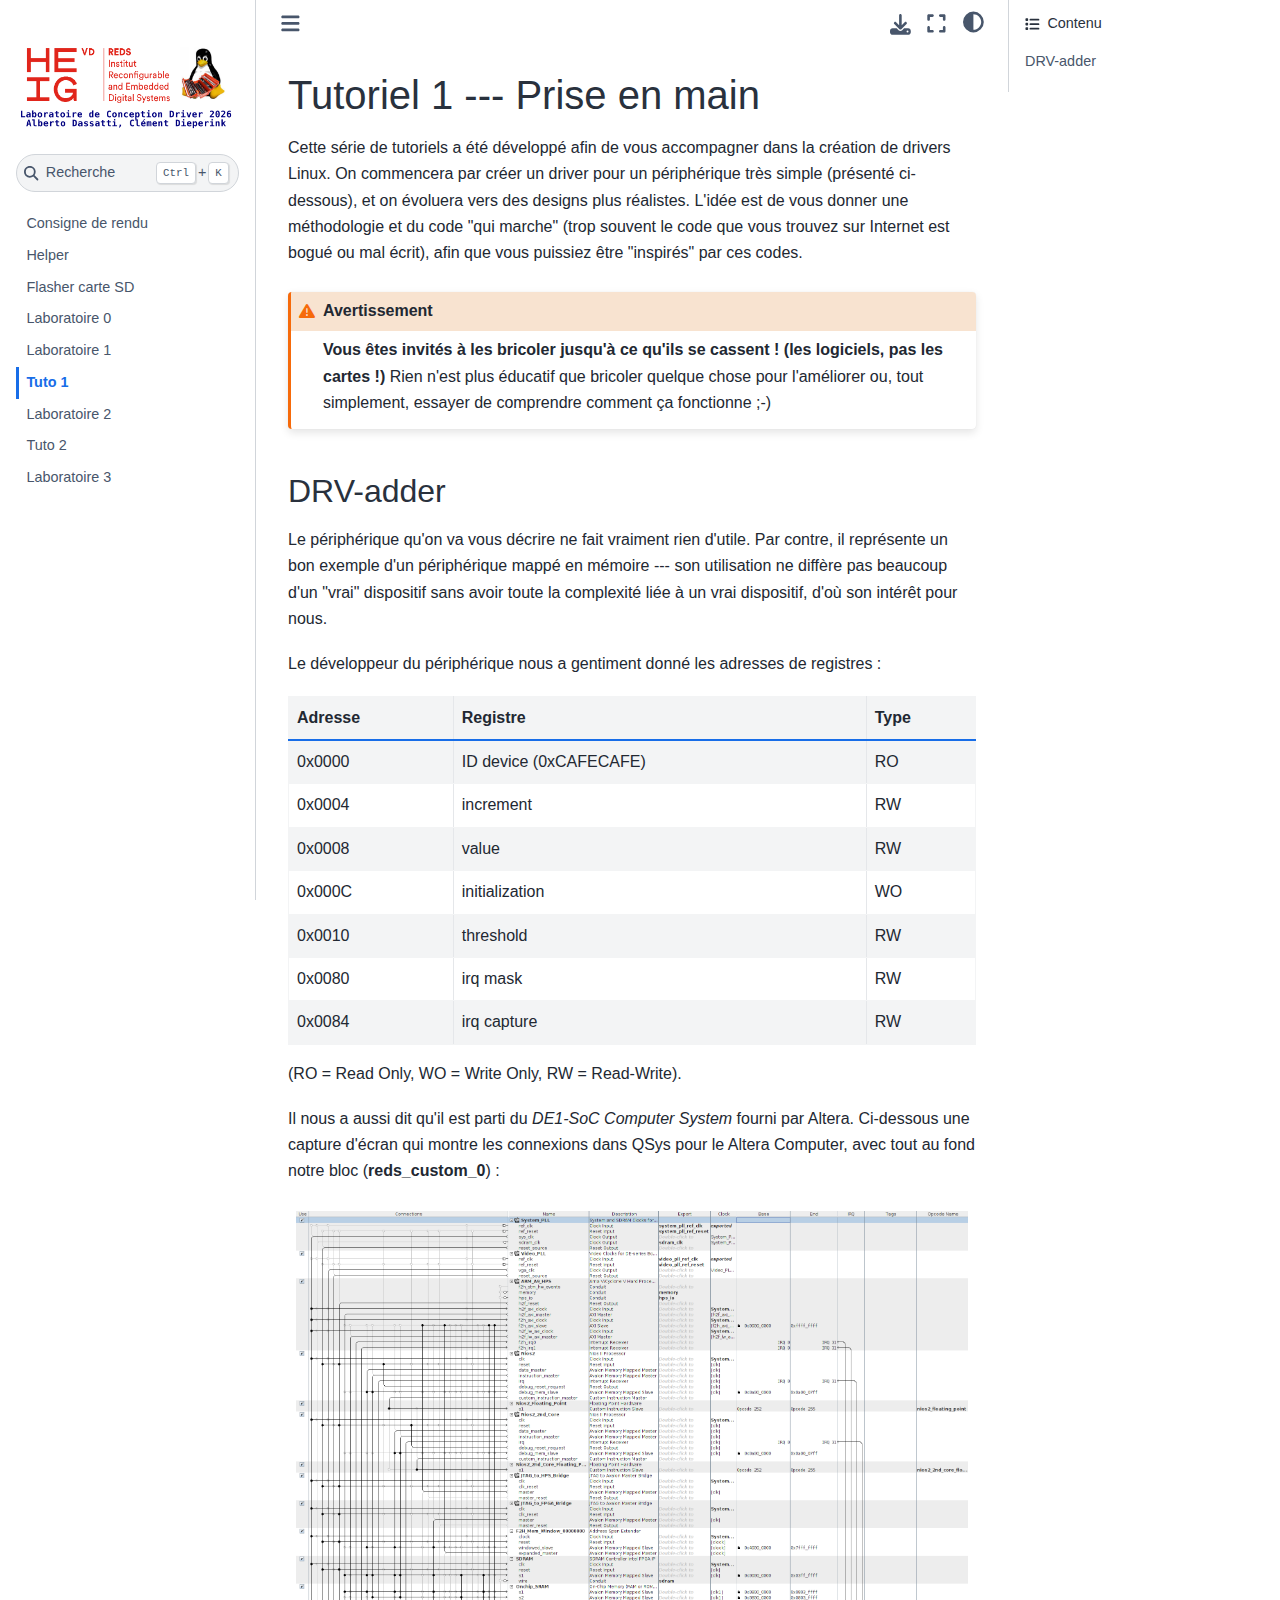
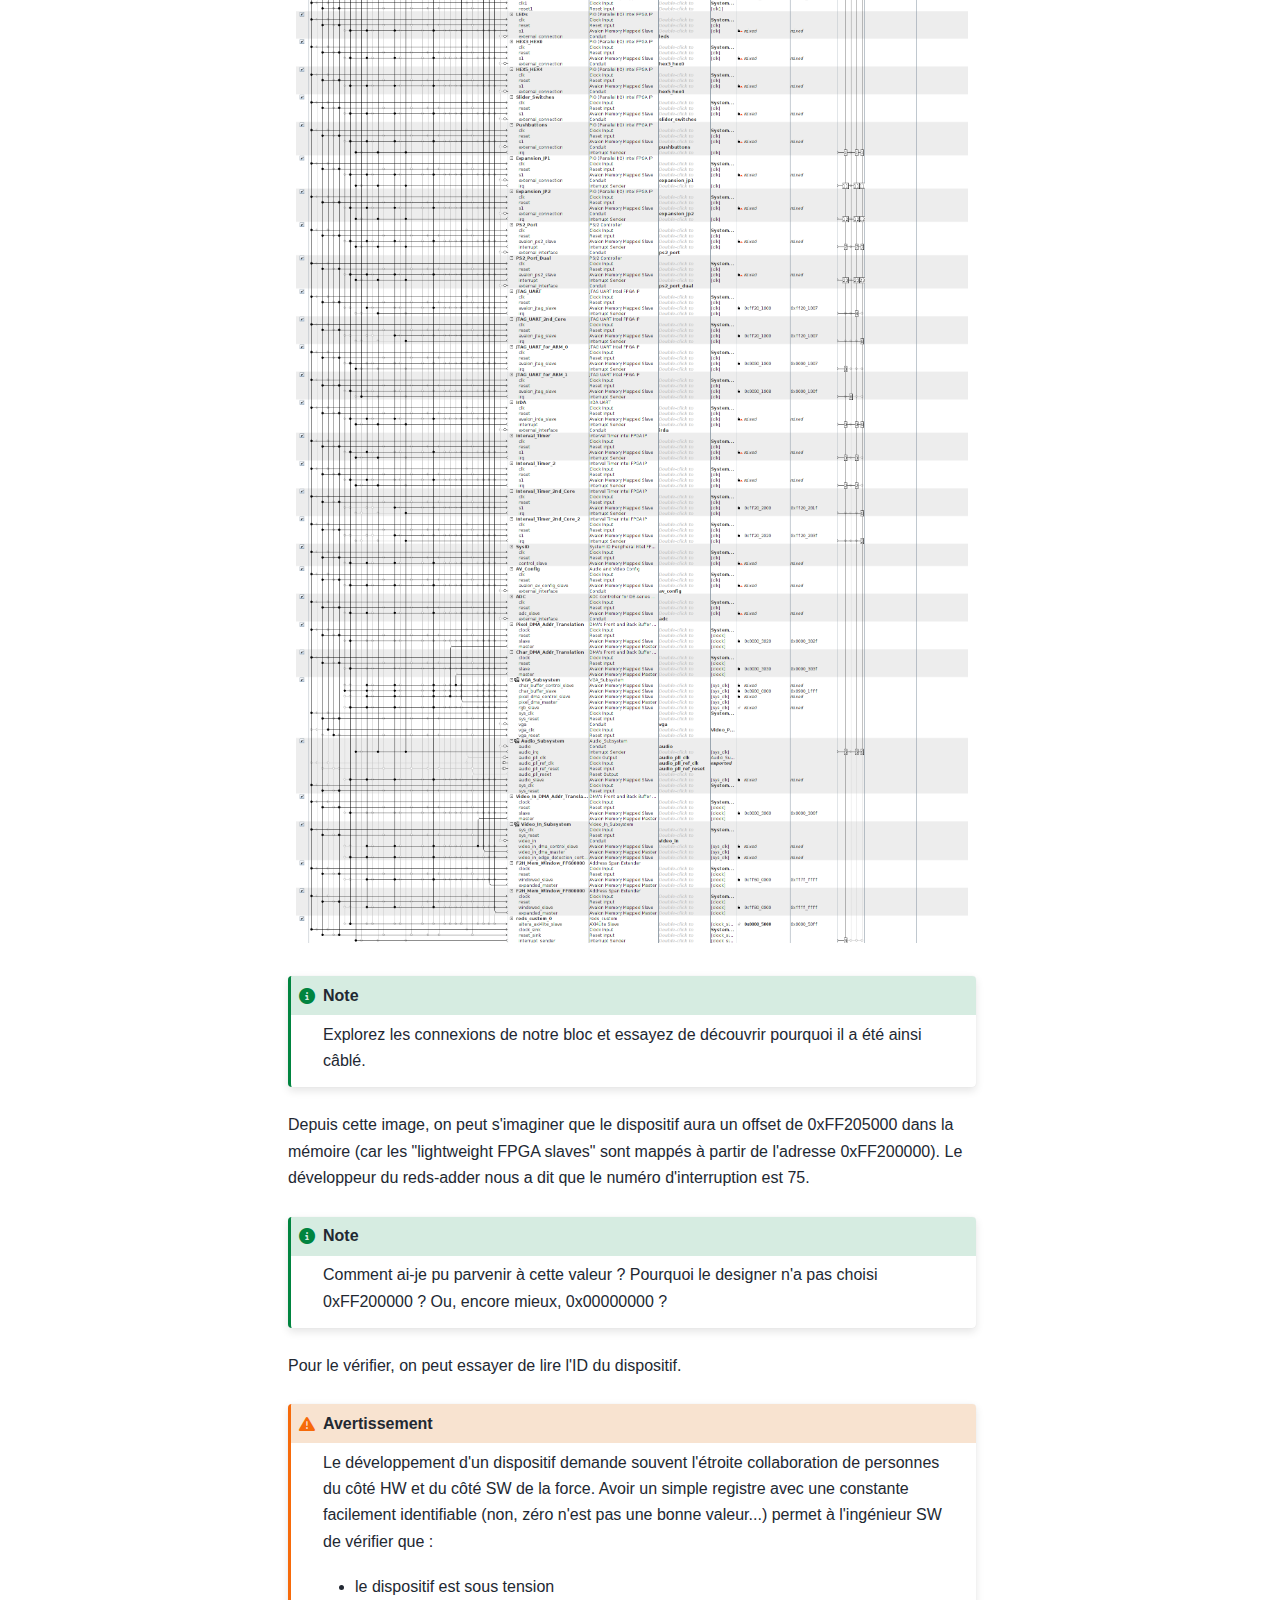
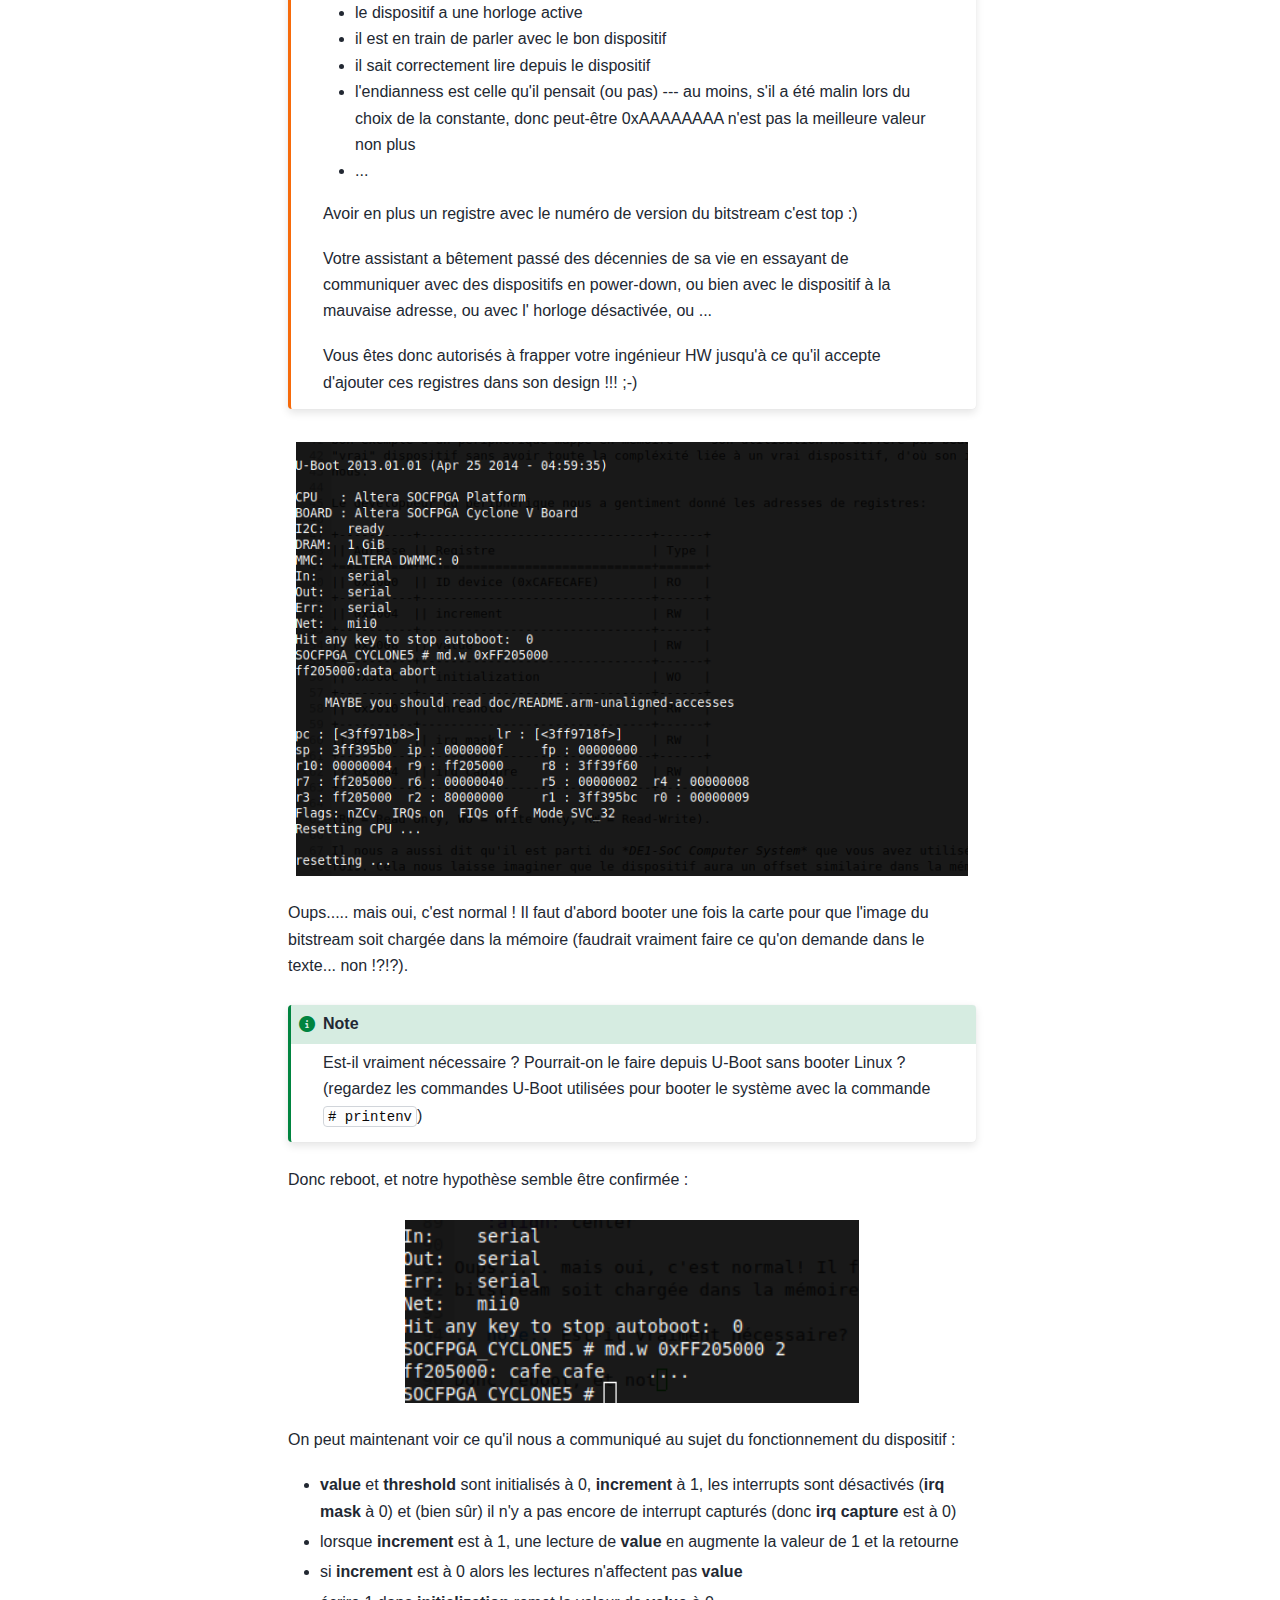
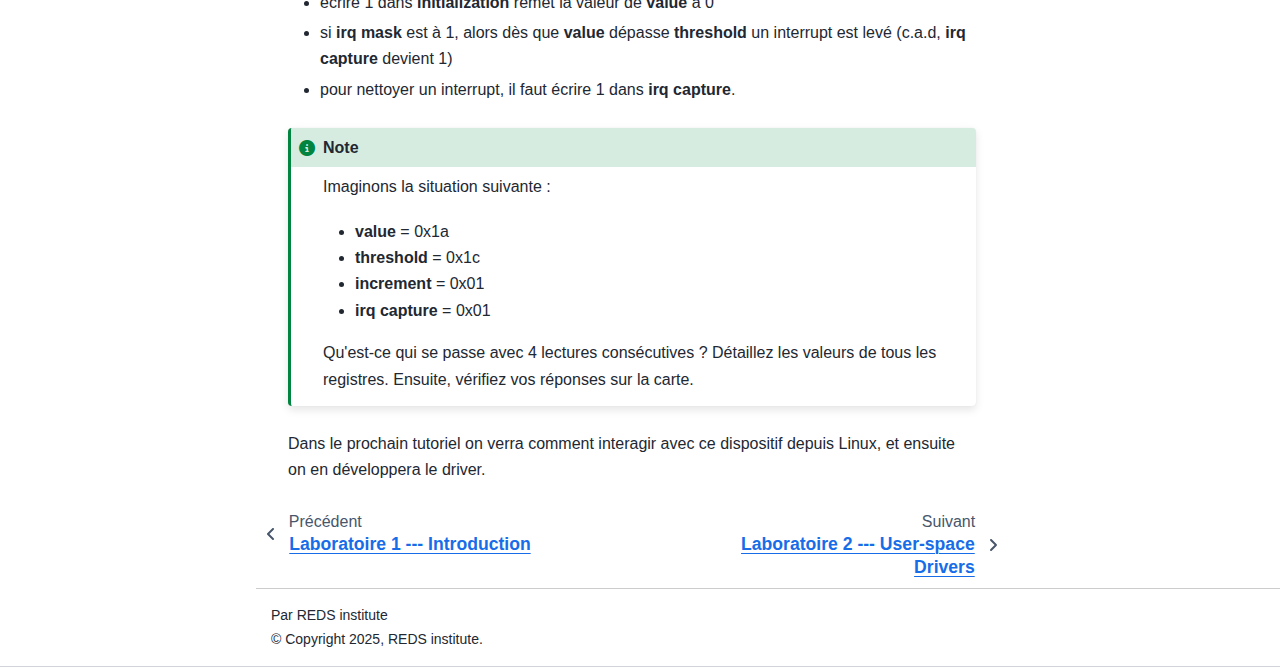
<file: docs/tuto_01/tuto_01.html>
<!DOCTYPE html>


<html lang="fr" data-content_root="../" >

  <head>
    <meta charset="utf-8" />
    <meta name="viewport" content="width=device-width, initial-scale=1.0" /><meta name="viewport" content="width=device-width, initial-scale=1" />

    <title>Tutoriel 1 --- Prise en main &#8212; Documentation DRV 2025 </title>
  
  
  
  <script data-cfasync="false">
    document.documentElement.dataset.mode = localStorage.getItem("mode") || "";
    document.documentElement.dataset.theme = localStorage.getItem("theme") || "";
  </script>
  
  <!-- Loaded before other Sphinx assets -->
  <link href="../_static/styles/theme.css?digest=dfe6caa3a7d634c4db9b" rel="stylesheet" />
<link href="../_static/styles/bootstrap.css?digest=dfe6caa3a7d634c4db9b" rel="stylesheet" />
<link href="../_static/styles/pydata-sphinx-theme.css?digest=dfe6caa3a7d634c4db9b" rel="stylesheet" />

  
  <link href="../_static/vendor/fontawesome/6.5.2/css/all.min.css?digest=dfe6caa3a7d634c4db9b" rel="stylesheet" />
  <link rel="preload" as="font" type="font/woff2" crossorigin href="../_static/vendor/fontawesome/6.5.2/webfonts/fa-solid-900.woff2" />
<link rel="preload" as="font" type="font/woff2" crossorigin href="../_static/vendor/fontawesome/6.5.2/webfonts/fa-brands-400.woff2" />
<link rel="preload" as="font" type="font/woff2" crossorigin href="../_static/vendor/fontawesome/6.5.2/webfonts/fa-regular-400.woff2" />

    <link rel="stylesheet" type="text/css" href="../_static/pygments.css?v=03e43079" />
    <link rel="stylesheet" type="text/css" href="../_static/styles/sphinx-book-theme.css?v=eba8b062" />
    <link rel="stylesheet" type="text/css" href="../_static/color.css?v=8770e769" />
  
  <!-- Pre-loaded scripts that we'll load fully later -->
  <link rel="preload" as="script" href="../_static/scripts/bootstrap.js?digest=dfe6caa3a7d634c4db9b" />
<link rel="preload" as="script" href="../_static/scripts/pydata-sphinx-theme.js?digest=dfe6caa3a7d634c4db9b" />
  <script src="../_static/vendor/fontawesome/6.5.2/js/all.min.js?digest=dfe6caa3a7d634c4db9b"></script>

    <script src="../_static/documentation_options.js?v=72dce1d2"></script>
    <script src="../_static/doctools.js?v=9bcbadda"></script>
    <script src="../_static/sphinx_highlight.js?v=dc90522c"></script>
    <script src="../_static/scripts/sphinx-book-theme.js?v=887ef09a"></script>
    <script src="../_static/translations.js?v=e6b791cb"></script>
    <script>DOCUMENTATION_OPTIONS.pagename = 'tuto_01/tuto_01';</script>
    <link rel="index" title="Index" href="../genindex.html" />
    <link rel="search" title="Recherche" href="../search.html" />
    <link rel="next" title="Laboratoire 2 --- User-space Drivers" href="../lab_02/lab_02.html" />
    <link rel="prev" title="Laboratoire 1 --- Introduction" href="../lab_01/lab_01.html" />
  <meta name="viewport" content="width=device-width, initial-scale=1"/>
  <meta name="docsearch:language" content="fr"/>
  </head>
  
  
  <body data-bs-spy="scroll" data-bs-target=".bd-toc-nav" data-offset="180" data-bs-root-margin="0px 0px -60%" data-default-mode="">

  
  
  <div id="pst-skip-link" class="skip-link d-print-none"><a href="#main-content">Passer au contenu principal</a></div>
  
  <div id="pst-scroll-pixel-helper"></div>
  
  <button type="button" class="btn rounded-pill" id="pst-back-to-top">
    <i class="fa-solid fa-arrow-up"></i>Haut de page</button>

  
  <input type="checkbox"
          class="sidebar-toggle"
          id="pst-primary-sidebar-checkbox"/>
  <label class="overlay overlay-primary" for="pst-primary-sidebar-checkbox"></label>
  
  <input type="checkbox"
          class="sidebar-toggle"
          id="pst-secondary-sidebar-checkbox"/>
  <label class="overlay overlay-secondary" for="pst-secondary-sidebar-checkbox"></label>
  
  <div class="search-button__wrapper">
    <div class="search-button__overlay"></div>
    <div class="search-button__search-container">
<form class="bd-search d-flex align-items-center"
      action="../search.html"
      method="get">
  <i class="fa-solid fa-magnifying-glass"></i>
  <input type="search"
         class="form-control"
         name="q"
         id="search-input"
         placeholder="Search..."
         aria-label="Search..."
         autocomplete="off"
         autocorrect="off"
         autocapitalize="off"
         spellcheck="false"/>
  <span class="search-button__kbd-shortcut"><kbd class="kbd-shortcut__modifier">Ctrl</kbd>+<kbd>K</kbd></span>
</form></div>
  </div>

  <div class="pst-async-banner-revealer d-none">
  <aside id="bd-header-version-warning" class="d-none d-print-none" aria-label="Version warning"></aside>
</div>

  
    <header class="bd-header navbar navbar-expand-lg bd-navbar d-print-none">
    </header>
  

  <div class="bd-container">
    <div class="bd-container__inner bd-page-width">
      
      
      
      <div class="bd-sidebar-primary bd-sidebar">
        

  
  <div class="sidebar-header-items sidebar-primary__section">
    
    
    
    
  </div>
  
    <div class="sidebar-primary-items__start sidebar-primary__section">
        <div class="sidebar-primary-item">

  
    
  

<a class="navbar-brand logo" href="../index.html">
  
  
  
  
  
    
    
      
    
    
    <img src="../_static/logo_drv.png" class="logo__image only-light" alt="Documentation DRV 2025  - Home"/>
    <script>document.write(`<img src="../_static/logo_drv.png" class="logo__image only-dark" alt="Documentation DRV 2025  - Home"/>`);</script>
  
  
</a></div>
        <div class="sidebar-primary-item">

 <script>
 document.write(`
   <button class="btn search-button-field search-button__button" title="Recherche" aria-label="Recherche" data-bs-placement="bottom" data-bs-toggle="tooltip">
    <i class="fa-solid fa-magnifying-glass"></i>
    <span class="search-button__default-text">Recherche</span>
    <span class="search-button__kbd-shortcut"><kbd class="kbd-shortcut__modifier">Ctrl</kbd>+<kbd class="kbd-shortcut__modifier">K</kbd></span>
   </button>
 `);
 </script></div>
        <div class="sidebar-primary-item"><nav class="bd-links bd-docs-nav" aria-label="Main">
    <div class="bd-toc-item navbar-nav active">
        <ul class="current nav bd-sidenav">
<li class="toctree-l1"><a class="reference internal" href="../helper/eval_criterion.html">Consigne de rendu</a></li>
<li class="toctree-l1"><a class="reference internal" href="../helper/helper.html">Helper</a></li>
<li class="toctree-l1"><a class="reference internal" href="../helper/flash_sd.html">Flasher carte SD</a></li>
<li class="toctree-l1"><a class="reference internal" href="../lab_00/lab_00.html">Laboratoire 0</a></li>
<li class="toctree-l1"><a class="reference internal" href="../lab_01/lab_01.html">Laboratoire 1</a></li>
<li class="toctree-l1 current active"><a class="current reference internal" href="#">Tuto 1</a></li>
<li class="toctree-l1"><a class="reference internal" href="../lab_02/lab_02.html">Laboratoire 2</a></li>
<li class="toctree-l1"><a class="reference internal" href="../tuto_02/tuto_02.html">Tuto 2</a></li>
<li class="toctree-l1"><a class="reference internal" href="../lab_03/lab_03.html">Laboratoire 3</a></li>
</ul>

    </div>
</nav></div>
    </div>
  
  
  <div class="sidebar-primary-items__end sidebar-primary__section">
  </div>
  
  <div id="rtd-footer-container"></div>


      </div>
      
      <main id="main-content" class="bd-main" role="main">
        
        

<div class="sbt-scroll-pixel-helper"></div>

          <div class="bd-content">
            <div class="bd-article-container">
              
              <div class="bd-header-article d-print-none">
<div class="header-article-items header-article__inner">
  
    <div class="header-article-items__start">
      
        <div class="header-article-item"><button class="sidebar-toggle primary-toggle btn btn-sm" title="Toggle primary sidebar" data-bs-placement="bottom" data-bs-toggle="tooltip">
  <span class="fa-solid fa-bars"></span>
</button></div>
      
    </div>
  
  
    <div class="header-article-items__end">
      
        <div class="header-article-item">

<div class="article-header-buttons">





<div class="dropdown dropdown-download-buttons">
  <button class="btn dropdown-toggle" type="button" data-bs-toggle="dropdown" aria-expanded="false" aria-label="Téléchargez cette page">
    <i class="fas fa-download"></i>
  </button>
  <ul class="dropdown-menu">
      
      
      
      <li><a href="../_sources/tuto_01/tuto_01.rst" target="_blank"
   class="btn btn-sm btn-download-source-button dropdown-item"
   title="Télécharger le fichier source"
   data-bs-placement="left" data-bs-toggle="tooltip"
>
  

<span class="btn__icon-container">
  <i class="fas fa-file"></i>
  </span>
<span class="btn__text-container">.rst</span>
</a>
</li>
      
      
      
      
      <li>
<button onclick="window.print()"
  class="btn btn-sm btn-download-pdf-button dropdown-item"
  title="Imprimer au format PDF"
  data-bs-placement="left" data-bs-toggle="tooltip"
>
  

<span class="btn__icon-container">
  <i class="fas fa-file-pdf"></i>
  </span>
<span class="btn__text-container">.pdf</span>
</button>
</li>
      
  </ul>
</div>




<button onclick="toggleFullScreen()"
  class="btn btn-sm btn-fullscreen-button"
  title="Mode plein écran"
  data-bs-placement="bottom" data-bs-toggle="tooltip"
>
  

<span class="btn__icon-container">
  <i class="fas fa-expand"></i>
  </span>

</button>



<script>
document.write(`
  <button class="btn btn-sm nav-link pst-navbar-icon theme-switch-button" title="clair/sombre" aria-label="clair/sombre" data-bs-placement="bottom" data-bs-toggle="tooltip">
    <i class="theme-switch fa-solid fa-sun fa-lg" data-mode="light"></i>
    <i class="theme-switch fa-solid fa-moon fa-lg" data-mode="dark"></i>
    <i class="theme-switch fa-solid fa-circle-half-stroke fa-lg" data-mode="auto"></i>
  </button>
`);
</script>


<script>
document.write(`
  <button class="btn btn-sm pst-navbar-icon search-button search-button__button" title="Recherche" aria-label="Recherche" data-bs-placement="bottom" data-bs-toggle="tooltip">
    <i class="fa-solid fa-magnifying-glass fa-lg"></i>
  </button>
`);
</script>
<button class="sidebar-toggle secondary-toggle btn btn-sm" title="Toggle secondary sidebar" data-bs-placement="bottom" data-bs-toggle="tooltip">
    <span class="fa-solid fa-list"></span>
</button>
</div></div>
      
    </div>
  
</div>
</div>
              
              

<div id="jb-print-docs-body" class="onlyprint">
    <h1>Tutoriel 1 --- Prise en main</h1>
    <!-- Table of contents -->
    <div id="print-main-content">
        <div id="jb-print-toc">
            
            <div>
                <h2> Contenu </h2>
            </div>
            <nav aria-label="Page">
                <ul class="visible nav section-nav flex-column">
<li class="toc-h2 nav-item toc-entry"><a class="reference internal nav-link" href="#drv-adder">DRV-adder</a></li>
</ul>
            </nav>
        </div>
    </div>
</div>

              
                
<div id="searchbox"></div>
                <article class="bd-article">
                  
  <section id="tutoriel-1-prise-en-main">
<span id="tutoriel1"></span><h1>Tutoriel 1 --- Prise en main<a class="headerlink" href="#tutoriel-1-prise-en-main" title="Lien vers cette rubrique">#</a></h1>
<p>Cette série de tutoriels a été développé afin de vous accompagner dans la création de drivers Linux.
On commencera par créer un driver pour un périphérique très simple (présenté ci-dessous), et on
évoluera vers des designs plus réalistes.
L'idée est de vous donner une méthodologie et du code &quot;qui marche&quot; (trop souvent le code que vous
trouvez sur Internet est bogué ou mal écrit), afin que vous puissiez être &quot;inspirés&quot; par ces codes.</p>
<div class="admonition warning">
<p class="admonition-title">Avertissement</p>
<p><strong>Vous êtes invités à les bricoler jusqu'à ce qu'ils se cassent ! (les logiciels, pas les
cartes !)</strong>
Rien n'est plus éducatif que bricoler quelque chose pour l'améliorer ou, tout
simplement, essayer de comprendre comment ça fonctionne ;-)</p>
</div>
<section id="drv-adder">
<h2>DRV-adder<a class="headerlink" href="#drv-adder" title="Lien vers cette rubrique">#</a></h2>
<p>Le périphérique qu'on va vous décrire ne fait vraiment rien d'utile. Par contre, il représente un
bon exemple d'un périphérique mappé en mémoire --- son utilisation ne diffère pas beaucoup d'un
&quot;vrai&quot; dispositif sans avoir toute la complexité liée à un vrai dispositif, d'où son intérêt pour
nous.</p>
<p>Le développeur du périphérique nous a gentiment donné les adresses de registres :</p>
<div class="pst-scrollable-table-container"><table class="table">
<thead>
<tr class="row-odd"><th class="head"><div class="line-block">
<div class="line">Adresse</div>
</div>
</th>
<th class="head"><div class="line-block">
<div class="line">Registre</div>
</div>
</th>
<th class="head"><p>Type</p></th>
</tr>
</thead>
<tbody>
<tr class="row-even"><td><div class="line-block">
<div class="line">0x0000</div>
</div>
</td>
<td><div class="line-block">
<div class="line">ID device (0xCAFECAFE)</div>
</div>
</td>
<td><p>RO</p></td>
</tr>
<tr class="row-odd"><td><div class="line-block">
<div class="line">0x0004</div>
</div>
</td>
<td><div class="line-block">
<div class="line">increment</div>
</div>
</td>
<td><p>RW</p></td>
</tr>
<tr class="row-even"><td><div class="line-block">
<div class="line">0x0008</div>
</div>
</td>
<td><div class="line-block">
<div class="line">value</div>
</div>
</td>
<td><p>RW</p></td>
</tr>
<tr class="row-odd"><td><div class="line-block">
<div class="line">0x000C</div>
</div>
</td>
<td><div class="line-block">
<div class="line">initialization</div>
</div>
</td>
<td><p>WO</p></td>
</tr>
<tr class="row-even"><td><div class="line-block">
<div class="line">0x0010</div>
</div>
</td>
<td><div class="line-block">
<div class="line">threshold</div>
</div>
</td>
<td><p>RW</p></td>
</tr>
<tr class="row-odd"><td><div class="line-block">
<div class="line">0x0080</div>
</div>
</td>
<td><div class="line-block">
<div class="line">irq mask</div>
</div>
</td>
<td><p>RW</p></td>
</tr>
<tr class="row-even"><td><div class="line-block">
<div class="line">0x0084</div>
</div>
</td>
<td><div class="line-block">
<div class="line">irq capture</div>
</div>
</td>
<td><p>RW</p></td>
</tr>
</tbody>
</table>
</div>
<p>(RO = Read Only, WO = Write Only, RW = Read-Write).</p>
<p>Il nous a aussi dit qu'il est parti du <em>DE1-SoC Computer System</em> fourni par
Altera.
Ci-dessous une capture d'écran qui montre les connexions dans QSys pour le Altera Computer,
avec tout au fond notre bloc (<strong>reds_custom_0</strong>) :</p>
<figure class="align-center">
<a class="reference internal image-reference" href="../_images/qsys.png"><img alt="../_images/qsys.png" src="../_images/qsys.png" style="width: 22cm;" />
</a>
</figure>
<div class="admonition note">
<p class="admonition-title">Note</p>
<p>Explorez les connexions de notre bloc et essayez de découvrir pourquoi il a été ainsi câblé.</p>
</div>
<p>Depuis cette image, on peut s'imaginer que le dispositif aura un offset de 0xFF205000 dans la
mémoire (car les &quot;lightweight FPGA slaves&quot; sont mappés à partir de l'adresse 0xFF200000).
Le développeur du reds-adder nous a dit que le numéro d'interruption est 75.</p>
<div class="admonition note">
<p class="admonition-title">Note</p>
<p>Comment ai-je pu parvenir à cette valeur ? Pourquoi le designer n'a pas choisi 0xFF200000 ?
Ou, encore mieux, 0x00000000 ?</p>
</div>
<p>Pour le vérifier, on peut essayer de lire l'ID du dispositif.</p>
<div class="admonition warning">
<p class="admonition-title">Avertissement</p>
<p>Le développement d'un dispositif demande souvent l'étroite collaboration de personnes
du côté HW et du côté SW de la force.
Avoir un simple registre avec une constante facilement identifiable (non, zéro n'est pas
une bonne valeur...) permet à l'ingénieur SW de vérifier que :</p>
<ul class="simple">
<li><p>le dispositif est sous tension</p></li>
<li><p>le dispositif a une horloge active</p></li>
<li><p>il est en train de parler avec le bon dispositif</p></li>
<li><p>il sait correctement lire depuis le dispositif</p></li>
<li><p>l'endianness est celle qu'il pensait (ou pas) --- au moins, s'il a
été malin lors du choix de la constante, donc peut-être 0xAAAAAAAA
n'est pas la meilleure valeur non plus</p></li>
<li><p>...</p></li>
</ul>
<p>Avoir en plus un registre avec le numéro de version du bitstream
c'est top :)</p>
<p>Votre assistant a bêtement passé des décennies de sa vie en essayant de communiquer avec
des dispositifs en power-down, ou bien avec le dispositif à la mauvaise adresse, ou avec l'
horloge désactivée, ou ...</p>
<p>Vous êtes donc autorisés à frapper votre ingénieur HW jusqu'à ce qu'il accepte d'ajouter
ces registres dans son design !!! ;-)</p>
</div>
<figure class="align-center">
<a class="reference internal image-reference" href="../_images/reset.png"><img alt="../_images/reset.png" src="../_images/reset.png" style="width: 22cm;" />
</a>
</figure>
<p>Oups..... mais oui, c'est normal ! Il faut d'abord booter une fois la carte pour que l'image du
bitstream soit chargée dans la mémoire (faudrait vraiment faire ce qu'on demande dans le texte... non !?!?).</p>
<div class="admonition note">
<p class="admonition-title">Note</p>
<p>Est-il vraiment nécessaire ? Pourrait-on le faire depuis U-Boot sans
booter Linux ? (regardez les commandes U-Boot utilisées pour booter le
système avec la commande <code class="code highlight console docutils literal highlight-console"><span class="gp"># </span>printenv</code>)</p>
</div>
<p>Donc reboot, et notre hypothèse semble être confirmée :</p>
<figure class="align-center">
<a class="reference internal image-reference" href="../_images/uboot_01.png"><img alt="../_images/uboot_01.png" src="../_images/uboot_01.png" style="width: 12cm;" />
</a>
</figure>
<p>On peut maintenant voir ce qu'il nous a communiqué au sujet du fonctionnement du dispositif :</p>
<ul class="simple">
<li><p><strong>value</strong> et <strong>threshold</strong> sont initialisés à 0, <strong>increment</strong> à 1, les interrupts sont désactivés
(<strong>irq mask</strong> à 0) et (bien sûr) il n'y a pas encore de interrupt capturés (donc <strong>irq capture</strong> est
à 0)</p></li>
<li><p>lorsque <strong>increment</strong> est à 1, une lecture de <strong>value</strong> en augmente la valeur de 1 et la retourne</p></li>
<li><p>si <strong>increment</strong> est à 0 alors les lectures n'affectent pas <strong>value</strong></p></li>
<li><p>écrire 1 dans <strong>initialization</strong> remet la valeur de <strong>value</strong> à 0</p></li>
<li><p>si <strong>irq mask</strong> est à 1, alors dès que <strong>value</strong> dépasse <strong>threshold</strong> un interrupt est levé (c.a.d,
<strong>irq capture</strong> devient 1)</p></li>
<li><p>pour nettoyer un interrupt, il faut écrire 1 dans <strong>irq capture</strong>.</p></li>
</ul>
<div class="admonition note">
<p class="admonition-title">Note</p>
<p>Imaginons la situation suivante :</p>
<ul class="simple">
<li><p><strong>value</strong>       = 0x1a</p></li>
<li><p><strong>threshold</strong>   = 0x1c</p></li>
<li><p><strong>increment</strong>   = 0x01</p></li>
<li><p><strong>irq capture</strong> = 0x01</p></li>
</ul>
<p>Qu'est-ce qui se passe avec 4 lectures consécutives ? Détaillez les valeurs de tous les
registres. Ensuite, vérifiez vos réponses sur la carte.</p>
</div>
<p>Dans le prochain tutoriel on verra comment interagir avec ce dispositif depuis Linux, et ensuite on
en développera le driver.</p>
</section>
</section>


                </article>
              

              
              
              
              
                <footer class="prev-next-footer d-print-none">
                  
<div class="prev-next-area">
    <a class="left-prev"
       href="../lab_01/lab_01.html"
       title="page précédente">
      <i class="fa-solid fa-angle-left"></i>
      <div class="prev-next-info">
        <p class="prev-next-subtitle">précédent</p>
        <p class="prev-next-title">Laboratoire 1 --- Introduction</p>
      </div>
    </a>
    <a class="right-next"
       href="../lab_02/lab_02.html"
       title="page suivante">
      <div class="prev-next-info">
        <p class="prev-next-subtitle">suivant</p>
        <p class="prev-next-title">Laboratoire 2 --- User-space Drivers</p>
      </div>
      <i class="fa-solid fa-angle-right"></i>
    </a>
</div>
                </footer>
              
            </div>
            
            
              
                <div class="bd-sidebar-secondary bd-toc"><div class="sidebar-secondary-items sidebar-secondary__inner">


  <div class="sidebar-secondary-item">
  <div class="page-toc tocsection onthispage">
    <i class="fa-solid fa-list"></i> Contenu
  </div>
  <nav class="bd-toc-nav page-toc">
    <ul class="visible nav section-nav flex-column">
<li class="toc-h2 nav-item toc-entry"><a class="reference internal nav-link" href="#drv-adder">DRV-adder</a></li>
</ul>
  </nav></div>

</div></div>
              
            
          </div>
          <footer class="bd-footer-content">
            
<div class="bd-footer-content__inner container">
  
  <div class="footer-item">
    
<p class="component-author">
Par REDS institute
</p>

  </div>
  
  <div class="footer-item">
    

  <p class="copyright">
    
      © Copyright 2025, REDS institute.
      <br/>
    
  </p>

  </div>
  
  <div class="footer-item">
    
  </div>
  
  <div class="footer-item">
    
  </div>
  
</div>
          </footer>
        

      </main>
    </div>
  </div>
  
  <!-- Scripts loaded after <body> so the DOM is not blocked -->
  <script src="../_static/scripts/bootstrap.js?digest=dfe6caa3a7d634c4db9b"></script>
<script src="../_static/scripts/pydata-sphinx-theme.js?digest=dfe6caa3a7d634c4db9b"></script>

  <footer class="bd-footer">
  </footer>
  </body>
</html>
</file>
<file: docs/_static/styles/theme.css>
/* Provided by Sphinx's 'basic' theme, and included in the final set of assets */
@import "../basic.css";
</file>
<file: docs/_static/styles/pydata-sphinx-theme.css>
html{--pst-header-height:4rem;--pst-header-article-height:calc(var(--pst-header-height)*2/3);--pst-sidebar-secondary:17rem;--pst-font-size-base:1rem;--pst-font-size-h1:2.5rem;--pst-font-size-h2:2rem;--pst-font-size-h3:1.75rem;--pst-font-size-h4:1.5rem;--pst-font-size-h5:1.25rem;--pst-font-size-h6:1.1rem;--pst-font-size-milli:0.9rem;--pst-sidebar-font-size:0.9rem;--pst-sidebar-font-size-mobile:1.1rem;--pst-sidebar-header-font-size:1.2rem;--pst-sidebar-header-font-weight:600;--pst-admonition-font-weight-heading:600;--pst-font-weight-caption:300;--pst-font-weight-heading:400;--pst-font-family-base-system:-apple-system,"BlinkMacSystemFont","Segoe UI","Helvetica Neue","Arial",sans-serif,"Apple Color Emoji","Segoe UI Emoji","Segoe UI Symbol";--pst-font-family-monospace-system:"SFMono-Regular","Menlo","Consolas","Monaco","Liberation Mono","Lucida Console",monospace;--pst-font-family-base:var(--pst-font-family-base-system);--pst-font-family-heading:var(--pst-font-family-base-system);--pst-font-family-monospace:var(--pst-font-family-monospace-system);--pst-font-size-icon:1.5rem;--pst-icon-check-circle:"";--pst-icon-info-circle:"";--pst-icon-exclamation-triangle:"";--pst-icon-exclamation-circle:"";--pst-icon-times-circle:"";--pst-icon-lightbulb:"";--pst-icon-download:"";--pst-icon-angle-left:"";--pst-icon-angle-right:"";--pst-icon-external-link:"";--pst-icon-search-minus:"";--pst-icon-github:"";--pst-icon-gitlab:"";--pst-icon-share:"";--pst-icon-bell:"";--pst-icon-pencil:"";--pst-breadcrumb-divider:"";--pst-icon-admonition-default:var(--pst-icon-bell);--pst-icon-admonition-note:var(--pst-icon-info-circle);--pst-icon-admonition-attention:var(--pst-icon-exclamation-circle);--pst-icon-admonition-caution:var(--pst-icon-exclamation-triangle);--pst-icon-admonition-warning:var(--pst-icon-exclamation-triangle);--pst-icon-admonition-danger:var(--pst-icon-exclamation-triangle);--pst-icon-admonition-error:var(--pst-icon-times-circle);--pst-icon-admonition-hint:var(--pst-icon-lightbulb);--pst-icon-admonition-tip:var(--pst-icon-lightbulb);--pst-icon-admonition-important:var(--pst-icon-exclamation-circle);--pst-icon-admonition-seealso:var(--pst-icon-share);--pst-icon-admonition-todo:var(--pst-icon-pencil);--pst-icon-versionmodified-default:var(--pst-icon-exclamation-circle);--pst-icon-versionmodified-added:var(--pst-icon-exclamation-circle);--pst-icon-versionmodified-changed:var(--pst-icon-exclamation-circle);--pst-icon-versionmodified-deprecated:var(--pst-icon-exclamation-circle);font-size:var(--pst-font-size-base);scroll-padding-top:calc(var(--pst-header-height) + 1rem)}body{background-color:var(--pst-color-background);color:var(--pst-color-text-base);display:flex;flex-direction:column;font-family:var(--pst-font-family-base);font-weight:400;line-height:1.65;min-height:100vh}body::-webkit-scrollbar-track{background-color:var(--pst-color-background)}p{font-size:1em;margin-bottom:1.15rem}p.rubric{border-bottom:1px solid var(--pst-color-border)}p.centered{text-align:center}a{word-wrap:break-word;color:var(--pst-color-link);text-decoration:underline;text-decoration-thickness:max(1px,.0625rem);text-underline-offset:.1578em}a:hover{color:var(--pst-color-link-hover);text-decoration-skip-ink:none;text-decoration-thickness:max(3px,.1875rem,.12em)}a:active,a:visited{color:var(--pst-color-link)}a:visited:hover{color:var(--pst-color-link-hover)}a.headerlink{color:var(--pst-color-secondary);font-size:.8em;margin-left:.2em;opacity:.7;padding:0 4px;text-decoration:none;transition:all .2s ease-out;user-select:none}a.headerlink:hover{opacity:1}a.github:before,a.gitlab:before{color:var(--pst-color-text-muted);font:var(--fa-font-brands);margin-right:.25rem}a.github:before{content:var(--pst-icon-github)}a.gitlab:before{content:var(--pst-icon-gitlab)}h1,h2,h3,h4,h5,h6{font-family:var(--pst-font-family-heading);font-weight:var(--pst-font-weight-heading);line-height:1.15;margin:2.75rem 0 1.05rem}h1{font-size:var(--pst-font-size-h1);margin-top:0}h1,h2{color:var(--pst-heading-color)}h2{font-size:var(--pst-font-size-h2)}h3{font-size:var(--pst-font-size-h3)}h3,h4{color:var(--pst-heading-color)}h4{font-size:var(--pst-font-size-h4)}h5{font-size:var(--pst-font-size-h5)}h5,h6{color:var(--pst-color-text-base)}h6{font-size:var(--pst-font-size-h6)}.text_small,small{font-size:var(--pst-font-size-milli)}hr{border:0;border-top:1px solid var(--pst-color-border)}code,kbd,pre,samp{font-family:var(--pst-font-family-monospace)}kbd{background-color:var(--pst-color-on-background);color:var(--pst-color-text-muted)}kbd:not(.compound){border:1px solid var(--pst-color-border);box-shadow:1px 1px 1px var(--pst-color-shadow);margin:0 .1rem;padding:.1rem .4rem}code{color:var(--pst-color-inline-code)}pre{background-color:var(--pst-color-surface);border:1px solid var(--pst-color-border);border-radius:.25rem;color:var(--pst-color-text-base);line-height:1.2em;margin:1.5em 0;padding:1rem}pre .linenos{opacity:.8;padding-right:10px}#pst-back-to-top{background-color:var(--pst-color-secondary);border:none;color:var(--pst-color-secondary-text);display:none;left:50vw;position:fixed;top:90vh;transform:translate(-50%);z-index:1080}#pst-back-to-top .fa-arrow-up{margin-inline-end:.5em}#pst-back-to-top:hover{background-color:var(--pst-violet-600);color:var(--pst-color-link-hover);color:var(--pst-color-secondary-text);text-decoration:underline;text-decoration-skip-ink:none;text-decoration-thickness:max(1px,.0625rem);text-decoration-thickness:max(3px,.1875rem,.12em);text-decoration-thickness:1px;text-underline-offset:.1578em}#pst-back-to-top:focus-visible{box-shadow:none;outline:var(--pst-color-accent) solid .1875rem;outline-color:var(--pst-color-secondary);outline-offset:.1875rem}:focus-visible{box-shadow:none;outline:var(--pst-color-accent) solid .1875rem}.skip-link{background-color:var(--pst-color-warning);border-bottom:1px solid var(--pst-color-border);left:0;padding:.5rem;position:fixed;right:0;text-align:center;top:0;transform:translateY(-100%);transition:transform .15s ease-in-out;z-index:1055}.skip-link:focus-within{transform:translateY(0)}.skip-link a{color:var(--pst-color-warning-text)!important}.skip-link a:focus-visible{outline-color:#14181e}.bd-container{display:flex;flex-grow:1;justify-content:center}.bd-container .bd-container__inner{display:flex}.bd-page-width{width:100%}@media(min-width:960px){.bd-page-width{max-width:88rem}}.pst-async-banner-revealer{height:0;overflow:hidden;transition:height .3s ease-in-out}@media(prefers-reduced-motion){.pst-async-banner-revealer{transition:none}}#bd-header-version-warning,.bd-header-announcement{align-items:center;display:flex;justify-content:center;min-height:3rem;padding:.5rem 12.5%;position:relative;text-align:center;width:100%}@media(max-width:959.98px){#bd-header-version-warning,.bd-header-announcement{padding:.5rem 2%}}#bd-header-version-warning p,.bd-header-announcement p{font-weight:700;margin:0}#bd-header-version-warning a,.bd-header-announcement a{color:var(--pst-color-inline-code-links)}#bd-header-version-warning .pst-button-link-to-stable-version,.bd-header-announcement .pst-button-link-to-stable-version{background-color:var(--pst-color-danger);border-color:var(--pst-color-danger);border-radius:.25rem;box-shadow:0 .2rem .5rem var(--pst-color-shadow),0 0 .0625rem var(--pst-color-shadow)!important;color:var(--pst-color-danger-text)}#bd-header-version-warning .pst-button-link-to-stable-version:hover,.bd-header-announcement .pst-button-link-to-stable-version:hover{background-color:var(--pst-color-danger-highlight);border-color:var(--pst-color-danger-highlight);color:var(--pst-color-danger-text)}#bd-header-version-warning .pst-button-link-to-stable-version:focus-visible,.bd-header-announcement .pst-button-link-to-stable-version:focus-visible{outline:.1875rem solid var(--pst-color-danger);outline-offset:.1875rem}.bd-header-announcement{background-color:var(--pst-color-secondary-bg)}#bd-header-version-warning{background-color:var(--pst-color-danger-bg)}.bd-main{display:flex;flex-direction:column;flex-grow:1;min-width:0}.bd-main .bd-content{display:flex;height:100%;justify-content:center}.bd-main .bd-content .bd-article-container{display:flex;flex-direction:column;justify-content:start;max-width:60em;overflow-x:auto;padding:1rem;width:100%}@media(min-width:1200px){.bd-main .bd-content .bd-article-container .bd-article{padding-left:2rem;padding-top:1.5rem}}.bd-footer{border-top:1px solid var(--pst-color-border);width:100%}.bd-footer .bd-footer__inner{display:flex;flex-grow:1;margin:auto;padding:1rem}.bd-footer .footer-items__center,.bd-footer .footer-items__end,.bd-footer .footer-items__start{display:flex;flex-direction:column;flex-grow:1;gap:.5rem;justify-content:center}.bd-footer .footer-items__center{text-align:center}.bd-footer .footer-items__end{text-align:end}.bd-footer .footer-item p{margin-bottom:0}.bd-footer-article{margin-top:auto}.bd-footer-article .footer-article-items{display:flex;flex-direction:column}.bd-footer-content .footer-content-items{display:flex;flex-direction:column;margin-top:auto}.bd-header{background-color:var(--pst-color-on-background)!important;box-shadow:0 .125rem .25rem 0 var(--pst-color-shadow);justify-content:center;max-width:100vw;padding:0;position:sticky;top:0;width:100%;z-index:1030}.bd-header .bd-header__inner{align-items:center;display:flex;height:fit-content;padding-left:1rem;padding-right:1rem}.bd-header :focus-visible{border-radius:.125rem}.bd-header .navbar-item{align-items:center;display:flex;height:var(--pst-header-height);max-height:var(--pst-header-height)}.bd-header .navbar-header-items{display:none;flex-shrink:1}@media(min-width:960px){.bd-header .navbar-header-items{display:inherit;flex-grow:1;padding:0 0 0 .5rem}}.bd-header .navbar-header-items__center,.bd-header .navbar-header-items__end,.bd-header .navbar-header-items__start{align-items:center;display:flex;flex-flow:wrap;row-gap:0}.bd-header .navbar-header-items__center,.bd-header .navbar-header-items__end{column-gap:1rem}.bd-header .navbar-header-items__start{flex-shrink:0;gap:.5rem;margin-right:auto}.bd-header .navbar-header-items__end{justify-content:end}.bd-header ul.navbar-nav{display:flex}@media(min-width:960px){.bd-header ul.navbar-nav{align-items:baseline}}.bd-header ul.navbar-nav>li.nav-item{margin-inline:2px}.bd-header ul.navbar-nav>li.nav-item>.nav-link{color:var(--pst-color-text-muted);padding-inline:6px;position:relative}.bd-header ul.navbar-nav>li.nav-item>.nav-link:before{background-color:transparent;content:"";display:block;inset:0;bottom:calc(max(3px, .1875rem, .12em)*-1);margin:max(3px,.1875rem,.12em) 0;position:absolute}.bd-header ul.navbar-nav>li.nav-item>.nav-link:hover{color:var(--pst-color-secondary);text-decoration:none}.bd-header ul.navbar-nav>li.nav-item>.nav-link:hover:before{border-bottom:max(3px,.1875rem,.12em) solid var(--pst-color-secondary)}.bd-header ul.navbar-nav>li.nav-item>.nav-link:focus-visible{box-shadow:none;outline:3px solid var(--pst-color-accent);outline-offset:3px}.bd-header ul.navbar-nav>li.nav-item.current>.nav-link{color:var(--pst-color-primary)}.bd-header ul.navbar-nav>li.nav-item.current>.nav-link:before{border-bottom:3px solid var(--pst-color-primary)}.bd-header ul.navbar-nav>li.nav-item.dropdown{margin-inline:4px}.bd-header ul.navbar-nav>li.nav-item.dropdown button{padding-inline:8px}.bd-header ul.navbar-nav>li.nav-item.dropdown>.dropdown-toggle{border-radius:.125rem;color:var(--pst-color-text-muted)}.bd-header ul.navbar-nav>li.nav-item.dropdown>.dropdown-toggle:focus-visible{box-shadow:0 0 0 .1875rem var(--pst-color-accent)}.bd-header ul.navbar-nav>li.nav-item.dropdown>.dropdown-toggle:hover{box-shadow:0 0 0 .1875rem var(--pst-color-link-hover);color:var(--pst-color-text-base);text-decoration:none}.bd-header ul.navbar-nav li a.nav-link.dropdown-item{color:var(--pst-color-text-muted);text-decoration:none}.bd-header ul.navbar-nav li a.nav-link.dropdown-item:hover{color:var(--pst-color-link-hover);text-decoration:underline;text-decoration-skip-ink:none;text-decoration-thickness:max(1px,.0625rem);text-decoration-thickness:max(3px,.1875rem,.12em);text-underline-offset:.1578em}.bd-header ul.navbar-nav .dropdown button{border:none;display:unset}.bd-header ul.navbar-nav .dropdown button:hover{color:var(--pst-color-link-hover);text-decoration:underline;text-decoration-skip-ink:none;text-decoration-thickness:max(1px,.0625rem);text-decoration-thickness:max(3px,.1875rem,.12em);text-underline-offset:.1578em}.bd-header ul.navbar-nav .dropdown .dropdown-menu{background-color:var(--pst-color-on-background);border:1px solid var(--pst-color-border);box-shadow:0 0 .3rem .1rem var(--pst-color-shadow);margin:.5rem 0;min-width:20rem;padding:.5rem 0;z-index:1070}.bd-header ul.navbar-nav .dropdown .dropdown-menu .dropdown-item{padding:.25rem 1.5rem}.bd-header ul.navbar-nav .dropdown .dropdown-menu .dropdown-item:focus:not(:hover,:active){background-color:inherit}.bd-header ul.navbar-nav .dropdown .dropdown-menu .dropdown-item:focus-visible{z-index:10}.bd-header ul.navbar-nav .dropdown .dropdown-menu:not(.show){display:none}.bd-header button.sidebar-toggle{background-color:inherit;color:var(--pst-color-muted);font-size:var(--pst-font-size-icon);margin-bottom:0;padding:.5rem}.bd-header button.primary-toggle{margin-right:1rem}@media(min-width:960px){.bd-header button.primary-toggle{display:none}}.bd-header button.secondary-toggle{margin-left:1rem}@media(min-width:1200px){.bd-header button.secondary-toggle{display:none}}@media(min-width:960px){.navbar-center-items .navbar-item{display:inline-block}}.nav-link{transition:none}.nav-link:hover{color:var(--pst-color-link-hover);text-decoration:underline;text-decoration-skip-ink:none;text-decoration-thickness:max(1px,.0625rem);text-decoration-thickness:max(3px,.1875rem,.12em);text-underline-offset:.1578em}.nav-link.nav-external:after{content:var(--pst-icon-external-link);font:var(--fa-font-solid);font-size:.75em;margin-left:.3em}.bd-navbar-elements li.nav-item i{font-size:.7rem;padding-left:2px;vertical-align:middle}.navbar-persistent--mobile{margin-left:auto}@media(min-width:960px){.navbar-persistent--mobile{display:none}}.navbar-persistent--container{display:none}@media(min-width:960px){.navbar-persistent--container{display:flex}}.header-article__inner{display:flex;padding:0 .5rem}.header-article__inner .header-article-item{height:var(--pst-header-article-height);min-height:var(--pst-header-article-height)}.header-article__inner .header-article-items__end,.header-article__inner .header-article-items__start{align-items:start;display:flex;gap:.5rem}.header-article__inner .header-article-items__end{margin-left:auto}.bd-sidebar-primary{background-color:var(--pst-color-background);border-right:1px solid var(--pst-color-border);display:flex;flex:0 0 auto;flex-direction:column;font-size:var(--pst-sidebar-font-size-mobile);gap:1rem;max-height:calc(100vh - var(--pst-header-height));overflow-y:auto;padding:2rem 1rem 1rem;position:sticky;top:var(--pst-header-height);width:25%}@media(min-width:960px){.bd-sidebar-primary{font-size:var(--pst-sidebar-font-size)}}.bd-sidebar-primary :focus-visible{border-radius:.125rem}.bd-sidebar-primary .nav-link{font-size:var(--pst-sidebar-font-size-mobile)}.bd-sidebar-primary.no-sidebar{border-right:0}@media(min-width:960px){.bd-sidebar-primary.hide-on-wide{display:none}}.bd-sidebar-primary h1,.bd-sidebar-primary h2,.bd-sidebar-primary h3,.bd-sidebar-primary h4{color:var(--pst-color-text-base)}.bd-sidebar-primary .sidebar-primary-items__end .sidebar-primary-item,.bd-sidebar-primary .sidebar-primary-items__start .sidebar-primary-item{padding:.5rem 0}.bd-sidebar-primary .sidebar-header-items{display:flex;flex-direction:column}.bd-sidebar-primary .sidebar-header-items .sidebar-header-items__title{color:var(--pst-color-text-base);font-size:var(--pst-sidebar-header-font-size);font-weight:var(--pst-sidebar-header-font-weight);margin-bottom:.5rem}.bd-sidebar-primary .sidebar-header-items .nav-item.dropdown button{display:none}.bd-sidebar-primary .sidebar-header-items .nav-item.dropdown .dropdown-menu{background-color:inherit;border:none;display:flex;flex-direction:column;font-size:inherit;margin:0;padding:0}.bd-sidebar-primary .sidebar-header-items .nav-item.dropdown .dropdown-menu .dropdown-item:focus,.bd-sidebar-primary .sidebar-header-items .nav-item.dropdown .dropdown-menu .dropdown-item:hover{background-color:unset}.bd-sidebar-primary .sidebar-header-items .bd-navbar-elements .nav-link:focus-visible{box-shadow:none;outline:var(--pst-color-accent) solid .1875rem;outline-offset:.1875rem}.bd-sidebar-primary .sidebar-header-items .sidebar-header-items__center{display:flex;flex-direction:column}.bd-sidebar-primary .sidebar-header-items .sidebar-header-items__end{align-items:center;display:flex;gap:1rem}@media(min-width:960px){.bd-sidebar-primary .sidebar-header-items{display:none}}.bd-sidebar-primary .sidebar-primary-items__start{border-top:1px solid var(--pst-color-border)}@media(min-width:960px){.bd-sidebar-primary .sidebar-primary-items__start{border-top:none}}.bd-sidebar-primary .sidebar-primary-items__end{margin-bottom:1em;margin-top:auto}.bd-sidebar-primary .list-caption{list-style:none;padding-left:0}.bd-sidebar-primary .list-caption li.toctree-l0.has-children>details>summary{align-items:baseline;display:flex;height:auto;justify-content:space-between;position:relative;width:auto}.bd-sidebar-primary .list-caption li.toctree-l0.has-children>details>summary .toctree-toggle{flex:0 0 auto}.bd-sidebar-primary .list-caption li.toctree-l0.has-children>details>summary .toctree-toggle .fa-chevron-down{font-size:1rem}.bd-sidebar-primary li.has-children{position:relative}.bd-sidebar-primary li.has-children .caption,.bd-sidebar-primary li.has-children>.reference{margin-right:calc(30px + .1875rem);padding-top:.25rem}.bd-sidebar-primary li.has-children>details>summary{list-style:none}.bd-sidebar-primary li.has-children>details>summary::-webkit-details-marker{display:none}.bd-sidebar-primary li.has-children>details>summary:focus-visible{outline:none}.bd-sidebar-primary li.has-children>details>summary:focus-visible>.toctree-toggle{outline:var(--pst-color-accent) solid .1875rem;outline-offset:-.1875rem}.bd-sidebar-primary li.has-children>details>summary .toctree-toggle{align-items:center;cursor:pointer;display:inline-flex;height:30px;justify-content:center;position:absolute;right:0;top:0;width:30px}.bd-sidebar-primary li.has-children>details>summary .toctree-toggle .fa-chevron-down{font-size:.75rem}.bd-sidebar-primary li.has-children>details[open]>summary .fa-chevron-down{transform:rotate(180deg)}nav.bd-links{margin-right:-1rem}@media(min-width:960px){nav.bd-links{display:block}}nav.bd-links ul{display:block;list-style:none}nav.bd-links ul ul{padding:0 0 0 1rem}nav.bd-links li>a{box-shadow:none;color:var(--pst-color-text-muted);display:block;margin-right:.1875rem;padding:.25rem .65rem;text-decoration:none}nav.bd-links li>a:hover{background-color:transparent;text-decoration:underline;text-decoration-skip-ink:none;text-decoration-thickness:max(3px,.1875rem,.12em)}nav.bd-links li>a:active,nav.bd-links li>a:hover{color:var(--pst-color-link-hover)}nav.bd-links li>a:focus-visible{box-shadow:0 0 0 .1875rem var(--pst-color-accent);outline:none;z-index:10}nav.bd-links li>a.reference.external:after{content:var(--pst-icon-external-link);font:var(--fa-font-solid);font-size:.75em;margin-left:.3em}nav.bd-links .current>a{background-color:transparent;box-shadow:inset max(3px,.1875rem,.12em) 0 0 var(--pst-color-primary);color:var(--pst-color-primary);font-weight:600}nav.bd-links .current>a:focus-visible{box-shadow:inset max(3px,.1875rem,.12em) 0 0 var(--pst-color-primary),0 0 0 .1875rem var(--pst-color-accent);outline:none}nav.bd-links p.bd-links__title{font-size:var(--pst-sidebar-header-font-size)}nav.bd-links p.bd-links__title,nav.bd-links p.caption{font-weight:var(--pst-sidebar-header-font-weight);margin-bottom:.5rem}nav.bd-links p.caption{color:var(--pst-color-text-base);font-size:var(--pst-sidebar-font-size-mobile);margin-top:1.25rem;position:relative}nav.bd-links p.caption:first-child{margin-top:0}@media(min-width:960px){nav.bd-links p.caption{font-size:var(--pst-sidebar-font-size)}}.bd-sidebar-secondary{background-color:var(--pst-color-background);display:flex;flex-direction:column;flex-shrink:0;font-size:var(--pst-sidebar-font-size-mobile);max-height:calc(100vh - var(--pst-header-height));order:2;overflow-y:auto;padding:2rem 1rem 1rem;position:sticky;top:var(--pst-header-height);width:var(--pst-sidebar-secondary)}@media(min-width:1200px){.bd-sidebar-secondary{font-size:var(--pst-sidebar-font-size)}}.sidebar-secondary-item{padding:.5rem}@media(min-width:1200px){.sidebar-secondary-item{border-left:1px solid var(--pst-color-border);padding-left:1rem}}.sidebar-secondary-item i{padding-right:.5rem}input.sidebar-toggle{display:none}label.overlay{background-color:#000;height:0;left:0;opacity:.5;position:fixed;top:0;transition:opacity .2s ease-out;width:0;z-index:1050}input#pst-primary-sidebar-checkbox:checked+label.overlay.overlay-primary,input#pst-secondary-sidebar-checkbox:checked+label.overlay.overlay-secondary{height:100vh;width:100vw}input#pst-primary-sidebar-checkbox:checked~.bd-container .bd-sidebar-primary{margin-left:0;visibility:visible}input#pst-secondary-sidebar-checkbox:checked~.bd-container .bd-sidebar-secondary{margin-right:0;visibility:visible}@media(min-width:960px){.sidebar-toggle.primary-toggle{display:none}input#pst-primary-sidebar-checkbox:checked+label.overlay.overlay-primary{height:0;width:0}.bd-sidebar-primary{margin-left:0;visibility:visible}}@media(max-width:959.98px){.bd-sidebar-primary{flex-grow:.75;height:100vh;left:0;margin-left:-75%;max-height:100vh;max-width:350px;position:fixed;top:0;transition:visibility .2s ease-out,margin .2s ease-out;visibility:hidden;width:75%;z-index:1055}}@media(max-width:1199.98px){.bd-sidebar-secondary{flex-grow:.75;height:100vh;margin-right:-75%;max-height:100vh;max-width:350px;position:fixed;right:0;top:0;transition:visibility .2s ease-out,margin .2s ease-out;visibility:hidden;width:75%;z-index:1055}}ul.bd-breadcrumbs{display:flex;flex-wrap:wrap;font-size:.8rem;list-style:none;padding-left:0}ul.bd-breadcrumbs li.breadcrumb-item{align-items:center;display:flex;font-weight:700}ul.bd-breadcrumbs li.breadcrumb-item a{color:var(--pst-color-text-muted);text-decoration:none}ul.bd-breadcrumbs li.breadcrumb-item a:hover{color:var(--pst-color-link-hover);text-decoration:underline;text-decoration-skip-ink:none;text-decoration-thickness:max(1px,.0625rem);text-decoration-thickness:max(3px,.1875rem,.12em);text-underline-offset:.1578em}ul.bd-breadcrumbs li.breadcrumb-item:not(.breadcrumb-home):before{color:var(--pst-color-text-muted);content:var(--pst-breadcrumb-divider);font:var(--fa-font-solid);font-size:.8rem;padding:0 .5rem}html .pst-navbar-icon{align-items:center;border:none;border-radius:0;box-sizing:border-box;color:var(--pst-color-text-muted);display:flex;font-size:1rem;height:2.15rem;justify-content:center;line-height:1.65;min-height:24px;min-width:24px;padding:.25rem 0;position:relative}html .pst-navbar-icon:before{background-color:transparent;content:"";display:block;inset:0;bottom:calc(max(3px, .1875rem, .12em)*-1);margin:max(3px,.1875rem,.12em) 0;position:absolute}html .pst-navbar-icon:hover{color:var(--pst-color-secondary);text-decoration:none}html .pst-navbar-icon:hover:before{border-bottom:max(3px,.1875rem,.12em) solid var(--pst-color-secondary)}html .pst-navbar-icon:focus-visible{box-shadow:none;outline:3px solid var(--pst-color-accent);outline-offset:3px}ul.navbar-icon-links{align-items:center;column-gap:1rem;display:flex;flex-flow:row wrap;justify-content:space-evenly;list-style:none;margin-bottom:0;padding-left:0}ul.navbar-icon-links i.fa-brands,ul.navbar-icon-links i.fa-regular,ul.navbar-icon-links i.fa-solid{font-size:var(--pst-font-size-icon);font-style:normal;vertical-align:middle}ul.navbar-icon-links i.fa-square-twitter:before{color:#55acee}ul.navbar-icon-links i.fa-square-gitlab:before{color:#548}ul.navbar-icon-links i.fa-bitbucket:before{color:#0052cc}ul.navbar-icon-links img.icon-link-image{border-radius:.2rem;height:1.5em}ul.navbar-icon-links .fa-pydata{stroke:var(--pst-color-background);stroke-linejoin:round;stroke-width:.35}.navbar-brand{align-items:center;display:flex;flex-shrink:0;gap:.5rem;height:var(--pst-header-height);margin:0;max-height:var(--pst-header-height);padding:.5rem 0;position:relative;width:auto}.navbar-brand p{color:var(--pst-color-text-base);margin-bottom:0}.navbar-brand img{height:100%;max-width:100%;width:auto}.navbar-brand:hover,.navbar-brand:visited:hover{color:var(--pst-color-link-hover);color:var(--pst-color-text-base);text-decoration:underline;text-decoration-skip-ink:none;text-decoration-thickness:max(1px,.0625rem);text-decoration-thickness:max(3px,.1875rem,.12em);text-underline-offset:.1578em}ul.navbar-nav ul{padding:0 0 0 1rem}ul.navbar-nav li{display:flex;flex-direction:column}ul.navbar-nav li a{align-items:center;color:var(--pst-color-text-muted);display:flex;height:100%;padding-bottom:.25rem;padding-top:.25rem;text-decoration:none}ul.navbar-nav li a:hover{color:var(--pst-color-link-hover);text-decoration:underline;text-decoration-skip-ink:none;text-decoration-thickness:max(1px,.0625rem);text-decoration-thickness:max(3px,.1875rem,.12em);text-underline-offset:.1578em}.page-toc .section-nav{border-bottom:none;padding-left:0}.page-toc .section-nav ul{padding-left:1rem}.page-toc .nav-link{font-size:var(--pst-sidebar-font-size-mobile)}@media(min-width:1200px){.page-toc .nav-link{font-size:var(--pst-sidebar-font-size)}}.page-toc .onthispage{color:var(--pst-color-text-base);font-weight:var(--pst-sidebar-header-font-weight);margin-bottom:.5rem}.prev-next-area{width:100%}.prev-next-area p{color:var(--pst-color-text-muted);line-height:1.3em;margin:0 .3em}.prev-next-area i{font-size:1.2em}.prev-next-area a{align-items:center;border:none;color:var(--pst-color-text-muted);display:flex;max-width:45%;overflow-x:hidden;padding:10px;text-decoration:none}.prev-next-area a p.prev-next-title{word-wrap:break-word;color:var(--pst-color-link);font-size:1.1em;font-weight:var(--pst-admonition-font-weight-heading);text-decoration:underline;text-decoration-thickness:max(1px,.0625rem);text-underline-offset:.1578em}.prev-next-area a p.prev-next-title:hover{color:var(--pst-color-link-hover);text-decoration-skip-ink:none;text-decoration-thickness:max(3px,.1875rem,.12em)}.prev-next-area a p.prev-next-title:active,.prev-next-area a p.prev-next-title:visited{color:var(--pst-color-link)}.prev-next-area a p.prev-next-title:visited:hover{color:var(--pst-color-link-hover)}.prev-next-area a:hover p.prev-next-title,.prev-next-area a:visited:hover p.prev-next-title{color:var(--pst-color-link-hover);text-decoration:underline;text-decoration-skip-ink:none;text-decoration-thickness:max(1px,.0625rem);text-decoration-thickness:max(3px,.1875rem,.12em);text-underline-offset:.1578em}.prev-next-area a .prev-next-info{flex-direction:column;margin:0 .5em}.prev-next-area a .prev-next-info .prev-next-subtitle{text-transform:capitalize}.prev-next-area a.left-prev{float:left}.prev-next-area a.right-next{float:right}.prev-next-area a.right-next div.prev-next-info{text-align:right}.bd-search{border:1px solid var(--pst-color-border);border-radius:.25rem;color:var(--pst-color-text-base);gap:.5rem;padding-left:.5rem;position:relative}.bd-search,.bd-search:active{background-color:var(--pst-color-background)}.bd-search:active{color:var(--pst-color-text-muted)}.bd-search .icon{color:var(--pst-color-border);left:25px;position:absolute}.bd-search .fa-solid.fa-magnifying-glass{color:var(--pst-color-text-muted);left:calc(1.25rem - .35em);position:absolute}.bd-search input::placeholder{color:var(--pst-color-text-muted)}.bd-search input::-webkit-search-cancel-button,.bd-search input::-webkit-search-decoration{appearance:none}.bd-search .search-button__kbd-shortcut{color:var(--pst-color-border);display:flex;position:absolute;right:.5rem}.form-control{background-color:var(--pst-color-background);color:var(--pst-color-text-base)}.form-control:focus,.form-control:focus-visible{background-color:var(--pst-color-background);border:none;color:var(--pst-color-text-muted)}.search-button i{font-size:1.3rem}.search-button__overlay,.search-button__search-container{display:none}.search-button__wrapper.show .search-button__search-container{display:flex;left:50%;margin-top:.5rem;max-width:800px;position:fixed;right:1rem;top:30%;transform:translate(-50%,-50%);width:90%;z-index:1055}.search-button__wrapper.show .search-button__overlay{background-color:#000;display:flex;height:100%;left:0;opacity:.5;position:fixed;top:0;width:100%;z-index:1050}.search-button__wrapper.show form.bd-search{flex-grow:1;padding-bottom:0;padding-top:0}.search-button__wrapper.show input,.search-button__wrapper.show svg{font-size:var(--pst-font-size-icon)}.search-button-field{align-items:center;background-color:var(--pst-color-surface);border:1px solid var(--pst-color-border);border-radius:1.5em;color:var(--pst-color-text-muted);display:inline-flex;padding:.5em}.search-button-field:hover{box-shadow:0 0 0 .1875rem var(--pst-color-link-hover)}.search-button-field:focus-visible{border-radius:1.5em}.search-button-field .search-button__default-text{font-size:var(--bs-nav-link-font-size);font-weight:var(--bs-nav-link-font-weight);margin-left:.5em;margin-right:.5em}.search-button-field .kbd-shortcut__modifier{font-size:.75em}.search-button-field>*{align-items:center}.search-button-field>:not(svg){display:none}@media(min-width:960px){.search-button-field>:not(svg){display:flex}}div#searchbox p.highlight-link{box-shadow:0 .2rem .5rem var(--pst-color-shadow),0 0 .0625rem var(--pst-color-shadow)!important;margin:1rem 0;width:fit-content}@media(min-width:1200px){div#searchbox p.highlight-link{margin-left:2rem}}div#searchbox p.highlight-link a{background-color:var(--pst-color-primary);border-radius:.25rem;color:var(--pst-color-primary-text);font-size:1.25rem;padding:.75rem;text-decoration:none;transition:box-shadow .25s ease-out}div#searchbox p.highlight-link a:hover{box-shadow:inset 0 0 50px 50px rgba(0,0,0,.25)}div#searchbox p.highlight-link a:before{color:unset;content:var(--pst-icon-search-minus);font:var(--fa-font-solid);margin-right:.5rem}.theme-switch-button .theme-switch{display:none}.theme-switch-button .theme-switch:active{color:var(--pst-color-link-hover);text-decoration:none}.theme-switch-button .theme-switch .fa-lg{aspect-ratio:1/1}html[data-mode=auto] .theme-switch-button .theme-switch[data-mode=auto],html[data-mode=dark] .theme-switch-button .theme-switch[data-mode=dark],html[data-mode=light] .theme-switch-button .theme-switch[data-mode=light]{display:inline}button.btn.version-switcher__button{border-color:var(--pst-color-border);color:var(--pst-color-text-base);margin-bottom:1em}@media(min-width:960px){button.btn.version-switcher__button{margin-bottom:unset}}button.btn.version-switcher__button:hover{border-color:transparent;box-shadow:0 0 0 .1875rem var(--pst-color-secondary)}button.btn.version-switcher__button:active{border-color:var(--pst-color-border);color:var(--pst-color-text-base)}button.btn.version-switcher__button:focus-visible{border-color:transparent}.version-switcher__menu{border-color:var(--pst-color-border);border-radius:var(--bs-dropdown-border-radius)}.version-switcher__menu a.list-group-item{background-color:var(--pst-color-on-background);color:var(--pst-color-text-base);padding:.75rem 1.25rem}.version-switcher__menu a.list-group-item:not(:last-child){border-bottom:1px solid var(--pst-color-border)}.version-switcher__menu a.list-group-item:hover{background-color:var(--pst-color-surface);color:var(--pst-color-link-hover);text-decoration:underline;text-decoration-skip-ink:none;text-decoration-thickness:max(1px,.0625rem);text-decoration-thickness:max(3px,.1875rem,.12em);text-underline-offset:.1578em}.version-switcher__menu a.list-group-item.active{box-shadow:inset max(3px,.1875rem,.12em) 0 0 var(--pst-color-primary);color:var(--pst-color-primary);font-weight:600;position:relative;z-index:1}.version-switcher__menu a.list-group-item.active:focus-visible{box-shadow:inset max(3px,.1875rem,.12em) 0 0 var(--pst-color-primary),0 0 0 .1875rem var(--pst-color-accent);outline:none}.version-switcher__menu a.list-group-item.active span:before{content:"";height:100%;left:0;position:absolute;top:0;width:100%;z-index:-1}.version-switcher__menu a.list-group-item:focus-visible{z-index:10}.version-switcher__menu,button.version-switcher__button{box-sizing:border-box;font-size:1.1em;min-height:24px;min-width:24px;z-index:1055}@media(min-width:960px){.version-switcher__menu,button.version-switcher__button{font-size:unset}}nav.page-toc{margin-bottom:1rem}.bd-toc .nav .nav{display:none}.bd-toc .nav .nav.visible,.bd-toc .nav>.active>ul,.toc-entry{display:block}.toc-entry a.nav-link,.toc-entry a>code{color:var(--pst-color-text-muted)}.toc-entry a.nav-link{display:block;margin-left:-1rem;padding:.125rem 0 .125rem 1rem;text-decoration:none}.toc-entry a.nav-link:hover{background-color:transparent;text-decoration:underline;text-decoration-skip-ink:none;text-decoration-thickness:max(3px,.1875rem,.12em)}.toc-entry a.nav-link:active,.toc-entry a.nav-link:hover{color:var(--pst-color-link-hover)}.toc-entry a.nav-link:focus-visible{box-shadow:0 0 0 .1875rem var(--pst-color-accent);outline:none;z-index:10}.toc-entry a.nav-link.active{background-color:transparent;box-shadow:inset max(3px,.1875rem,.12em) 0 0 var(--pst-color-primary);color:var(--pst-color-primary);font-weight:600}.toc-entry a.nav-link.active:focus-visible{box-shadow:inset max(3px,.1875rem,.12em) 0 0 var(--pst-color-primary),0 0 0 .1875rem var(--pst-color-accent);outline:none}.toc-entry a.nav-link.active:hover{color:var(--pst-color-link-hover)}.toc-entry a.nav-link:focus-visible{border-radius:.125rem}div.deprecated,div.versionadded,div.versionchanged{background-color:var(--pst-color-on-background);border-left:.2rem solid;border-color:var(--pst-color-info);border-radius:.25rem;box-shadow:0 .2rem .5rem var(--pst-color-shadow),0 0 .0625rem var(--pst-color-shadow)!important;break-inside:avoid;margin:1.5625em auto;overflow:hidden;padding:0 .6rem;page-break-inside:avoid;position:relative;vertical-align:middle}div.deprecated>p,div.versionadded>p,div.versionchanged>p{margin-bottom:.6rem;margin-top:.6rem}div.versionadded{background-color:var(--pst-color-success-bg);border-color:var(--pst-color-success)}div.versionchanged{background-color:var(--pst-color-warning-bg);border-color:var(--pst-color-warning)}div.deprecated{background-color:var(--pst-color-danger-bg);border-color:var(--pst-color-danger)}span.versionmodified{font-weight:600}span.versionmodified:before{color:var(--pst-color-info);content:var(--pst-icon-versionmodified-default);font:var(--fa-font-solid);margin-right:.6rem}span.versionmodified.added:before{color:var(--pst-color-success);content:var(--pst-icon-versionmodified-added)}span.versionmodified.changed:before{color:var(--pst-color-warning);content:var(--pst-icon-versionmodified-changed)}span.versionmodified.deprecated:before{color:var(--pst-color-danger);content:var(--pst-icon-versionmodified-deprecated)}.sidebar-indices-items{border-top:1px solid var(--pst-color-border);display:flex;flex-direction:column}@media(min-width:960px){.sidebar-indices-items{border-top:none}}.sidebar-indices-items .sidebar-indices-items__title{color:var(--pst-color-text-base);font-size:var(--pst-sidebar-header-font-size);font-weight:var(--pst-sidebar-header-font-weight);margin-bottom:.5rem}.sidebar-indices-items ul.indices-link{list-style:none;margin-right:-1rem;padding:0}.sidebar-indices-items ul.indices-link li>a{color:var(--pst-color-text-muted);display:block;padding:.25rem 0}.sidebar-indices-items ul.indices-link li>a:hover{background-color:transparent;color:var(--pst-color-primary);text-decoration:none}.bd-sidebar-primary div#rtd-footer-container{bottom:-1rem;margin:-1rem;position:sticky}.bd-sidebar-primary div#rtd-footer-container .rst-versions.rst-badge{font-family:var(--pst-font-family-base);font-size:.9em;max-width:unset;position:unset}.bd-sidebar-primary div#rtd-footer-container .rst-versions.rst-badge .rst-current-version{align-items:center;background-color:var(--pst-color-background);border-top:1px solid var(--pst-color-border);color:var(--pst-color-success);display:flex;gap:.2rem;height:2.5rem;transition:background-color .2s ease-out}.bd-sidebar-primary div#rtd-footer-container .rst-versions.rst-badge .fa.fa-book{color:var(--pst-color-text-muted);margin-right:auto}.bd-sidebar-primary div#rtd-footer-container .rst-versions.rst-badge .fa.fa-book:after{color:var(--pst-color-text-base);content:"Read The Docs";font-family:var(--pst-font-family-base);font-weight:var(--pst-admonition-font-weight-heading)}.bd-sidebar-primary div#rtd-footer-container .rst-versions.rst-badge .fa.fa-caret-down{color:var(--pst-color-text-muted)}.bd-sidebar-primary div#rtd-footer-container .rst-versions.rst-badge.shift-up .rst-current-version{border-bottom:1px solid var(--pst-color-border)}.bd-sidebar-primary div#rtd-footer-container .rst-other-versions{background-color:var(--pst-color-surface);color:var(--pst-color-text-base)}.bd-sidebar-primary div#rtd-footer-container .rst-other-versions dl dd a{color:var(--pst-color-text-muted)}.bd-sidebar-primary div#rtd-footer-container .rst-other-versions hr{background-color:var(--pst-color-border)}.bd-sidebar-primary div#rtd-footer-container .rst-other-versions small a{color:var(--pst-color-link)}.bd-sidebar-primary div#rtd-footer-container .rst-other-versions input{background-color:var(--pst-color-surface);border:1px solid var(--pst-color-border);padding-left:.5rem}.admonition,div.admonition{background-color:var(--pst-color-on-background);border-left:.2rem solid;border-color:var(--pst-color-info);border-radius:.25rem;box-shadow:0 .2rem .5rem var(--pst-color-shadow),0 0 .0625rem var(--pst-color-shadow)!important;break-inside:avoid;margin:1.5625em auto;overflow:hidden;padding:0 .6rem .8rem;page-break-inside:avoid}.admonition :last-child,div.admonition :last-child{margin-bottom:0}.admonition p.admonition-title~*,div.admonition p.admonition-title~*{margin-left:1.4rem;margin-right:1.4rem}.admonition>ol,.admonition>ul,div.admonition>ol,div.admonition>ul{margin-left:1em}.admonition>.admonition-title,div.admonition>.admonition-title{background-color:var(--pst-color-info-bg);font-weight:var(--pst-admonition-font-weight-heading);margin:0 -.6rem;padding:.4rem .6rem .4rem 2rem;position:relative;z-index:1}.admonition>.admonition-title:before,div.admonition>.admonition-title:before{content:"";height:100%;left:0;pointer-events:none;position:absolute;top:0;width:100%;z-index:-1}.admonition>.admonition-title:after,div.admonition>.admonition-title:after{color:var(--pst-color-info);content:var(--pst-icon-admonition-default);font:var(--fa-font-solid);height:1rem;left:.5rem;line-height:inherit;opacity:1;position:absolute;width:1rem}.admonition>.admonition-title+*,div.admonition>.admonition-title+*{margin-top:.4em}.admonition.attention,div.admonition.attention{border-color:var(--pst-color-attention)}.admonition.attention>.admonition-title,div.admonition.attention>.admonition-title{background-color:var(--pst-color-attention-bg)}.admonition.attention>.admonition-title:after,div.admonition.attention>.admonition-title:after{color:var(--pst-color-attention);content:var(--pst-icon-admonition-attention)}.admonition.caution,div.admonition.caution{border-color:var(--pst-color-warning)}.admonition.caution>.admonition-title,div.admonition.caution>.admonition-title{background-color:var(--pst-color-warning-bg)}.admonition.caution>.admonition-title:after,div.admonition.caution>.admonition-title:after{color:var(--pst-color-warning);content:var(--pst-icon-admonition-caution)}.admonition.warning,div.admonition.warning{border-color:var(--pst-color-warning)}.admonition.warning>.admonition-title,div.admonition.warning>.admonition-title{background-color:var(--pst-color-warning-bg)}.admonition.warning>.admonition-title:after,div.admonition.warning>.admonition-title:after{color:var(--pst-color-warning);content:var(--pst-icon-admonition-warning)}.admonition.danger,div.admonition.danger{border-color:var(--pst-color-danger)}.admonition.danger>.admonition-title,div.admonition.danger>.admonition-title{background-color:var(--pst-color-danger-bg)}.admonition.danger>.admonition-title:after,div.admonition.danger>.admonition-title:after{color:var(--pst-color-danger);content:var(--pst-icon-admonition-danger)}.admonition.error,div.admonition.error{border-color:var(--pst-color-danger)}.admonition.error>.admonition-title,div.admonition.error>.admonition-title{background-color:var(--pst-color-danger-bg)}.admonition.error>.admonition-title:after,div.admonition.error>.admonition-title:after{color:var(--pst-color-danger);content:var(--pst-icon-admonition-error)}.admonition.hint,div.admonition.hint{border-color:var(--pst-color-success)}.admonition.hint>.admonition-title,div.admonition.hint>.admonition-title{background-color:var(--pst-color-success-bg)}.admonition.hint>.admonition-title:after,div.admonition.hint>.admonition-title:after{color:var(--pst-color-success);content:var(--pst-icon-admonition-hint)}.admonition.tip,div.admonition.tip{border-color:var(--pst-color-success)}.admonition.tip>.admonition-title,div.admonition.tip>.admonition-title{background-color:var(--pst-color-success-bg)}.admonition.tip>.admonition-title:after,div.admonition.tip>.admonition-title:after{color:var(--pst-color-success);content:var(--pst-icon-admonition-tip)}.admonition.important,div.admonition.important{border-color:var(--pst-color-attention)}.admonition.important>.admonition-title,div.admonition.important>.admonition-title{background-color:var(--pst-color-attention-bg)}.admonition.important>.admonition-title:after,div.admonition.important>.admonition-title:after{color:var(--pst-color-attention);content:var(--pst-icon-admonition-important)}.admonition.note,div.admonition.note{border-color:var(--pst-color-info)}.admonition.note>.admonition-title,div.admonition.note>.admonition-title{background-color:var(--pst-color-info-bg)}.admonition.note>.admonition-title:after,div.admonition.note>.admonition-title:after{color:var(--pst-color-info);content:var(--pst-icon-admonition-note)}.admonition.seealso,div.admonition.seealso{border-color:var(--pst-color-success)}.admonition.seealso>.admonition-title,div.admonition.seealso>.admonition-title{background-color:var(--pst-color-success-bg)}.admonition.seealso>.admonition-title:after,div.admonition.seealso>.admonition-title:after{color:var(--pst-color-success);content:var(--pst-icon-admonition-seealso)}.admonition.admonition-todo,div.admonition.admonition-todo{border-color:var(--pst-color-secondary)}.admonition.admonition-todo>.admonition-title,div.admonition.admonition-todo>.admonition-title{background-color:var(--pst-color-secondary-bg)}.admonition.admonition-todo>.admonition-title:after,div.admonition.admonition-todo>.admonition-title:after{color:var(--pst-color-secondary);content:var(--pst-icon-admonition-todo)}.admonition.sidebar,div.admonition.sidebar{border-width:0 0 0 .2rem;clear:both;float:right;margin-left:.5rem;margin-top:0;max-width:40%}.admonition.sidebar.attention,.admonition.sidebar.important,div.admonition.sidebar.attention,div.admonition.sidebar.important{border-color:var(--pst-color-attention)}.admonition.sidebar.caution,.admonition.sidebar.warning,div.admonition.sidebar.caution,div.admonition.sidebar.warning{border-color:var(--pst-color-warning)}.admonition.sidebar.danger,.admonition.sidebar.error,div.admonition.sidebar.danger,div.admonition.sidebar.error{border-color:var(--pst-color-danger)}.admonition.sidebar.hint,.admonition.sidebar.seealso,.admonition.sidebar.tip,div.admonition.sidebar.hint,div.admonition.sidebar.seealso,div.admonition.sidebar.tip{border-color:var(--pst-color-success)}.admonition.sidebar.note,.admonition.sidebar.todo,div.admonition.sidebar.note,div.admonition.sidebar.todo{border-color:var(--pst-color-info)}.admonition.sidebar p.admonition-title~*,div.admonition.sidebar p.admonition-title~*{margin-left:0;margin-right:0}aside.topic,div.topic,div.topic.contents,nav.contents{background-color:var(--pst-color-surface);border-color:var(--pst-color-border);border-radius:.25rem;box-shadow:0 .2rem .5rem var(--pst-color-shadow),0 0 .0625rem var(--pst-color-shadow)!important;display:flex;flex-direction:column;padding:1rem 1.25rem}aside.topic .topic-title,div.topic .topic-title,div.topic.contents .topic-title,nav.contents .topic-title{margin:0 0 .5rem}aside.topic p,div.topic p,div.topic.contents p,nav.contents p{color:var(--pst-color-on-surface)!important}aside.topic ul.simple,div.topic ul.simple,div.topic.contents ul.simple,nav.contents ul.simple{padding-left:1rem}aside.topic ul.simple ul,div.topic ul.simple ul,div.topic.contents ul.simple ul,nav.contents ul.simple ul{padding-left:2em}aside.sidebar{background-color:var(--pst-color-surface);border:1px solid var(--pst-color-border);border-radius:.25rem;margin-left:.5rem;padding:0}aside.sidebar>:last-child{padding-bottom:1rem}aside.sidebar p.sidebar-title{border-bottom:1px solid var(--pst-color-border);font-family:var(--pst-font-family-heading);font-weight:var(--pst-admonition-font-weight-heading);margin-bottom:0;padding-bottom:.5rem;padding-top:.5rem;position:relative}aside.sidebar>:not(.sidebar-title):first-child,aside.sidebar>p.sidebar-title+*{margin-top:1rem}aside.sidebar>*{padding-left:1rem;padding-right:1rem}p.rubric{display:flex;flex-direction:column}.seealso dd{margin-bottom:0;margin-top:0}table.field-list{border-collapse:separate;border-spacing:10px;margin-left:1px}table.field-list th.field-name{background-color:var(--pst-color-surface);padding:1px 8px 1px 5px;white-space:nowrap}table.field-list td.field-body p{font-style:italic}table.field-list td.field-body p>strong{font-style:normal}table.field-list td.field-body blockquote{border-left:none;margin:0 0 .3em;padding-left:30px}.table.autosummary td:first-child{white-space:nowrap}.sig{font-family:var(--pst-font-family-monospace)}.sig-inline.c-texpr,.sig-inline.cpp-texpr{font-family:unset}.sig.c .k,.sig.c .kt,.sig.c .m,.sig.c .s,.sig.c .sc,.sig.cpp .k,.sig.cpp .kt,.sig.cpp .m,.sig.cpp .s,.sig.cpp .sc{color:var(--pst-color-text-base)}.sig-name{color:var(--pst-color-inline-code)}.sig-param .default_value,.sig-param .o{color:var(--pst-color-text-muted);font-weight:400}dt:target,span.highlighted{background-color:var(--pst-color-target)}.viewcode-back{font-family:var(--pst-font-family-base)}.viewcode-block:target{background-color:var(--pst-color-target);border-bottom:1px solid var(--pst-color-border);border-top:1px solid var(--pst-color-border);position:relative}dl>dt>a:has(.viewcode-link){float:right}dl>dt>a:has(.viewcode-link) .viewcode-link{float:none}dl[class]:not(.option-list,.field-list,.footnote,.glossary,.simple){margin-bottom:3rem}dl[class]:not(.option-list,.field-list,.footnote,.glossary,.simple) dd{margin-left:2rem}dl[class]:not(.option-list,.field-list,.footnote,.glossary,.simple) dd>dl.simple>dt{display:flex}dl[class]:not(.option-list,.field-list,.footnote,.glossary,.simple) dl.field-list{display:grid;grid-template-columns:unset}dl[class]:not(.option-list,.field-list,.footnote,.glossary,.simple) dt.field-even,dl[class]:not(.option-list,.field-list,.footnote,.glossary,.simple) dt.field-odd{background-color:var(--pst-color-surface);margin-bottom:.1rem;margin-top:.2rem}div.highlight,div.literal-block-wrapper,div[class*=highlight-]{border-radius:.25rem;break-inside:avoid;display:flex;flex-direction:column;width:unset}div.literal-block-wrapper{border:1px solid var(--pst-color-border);border-radius:.25rem}div.literal-block-wrapper div.code-block-caption{border-bottom:1px solid var(--pst-color-border);font-size:1rem;font-weight:var(--pst-font-weight-caption);margin:0;padding:.5rem}div.literal-block-wrapper div.code-block-caption a.headerlink{font-size:inherit}div.literal-block-wrapper div[class*=highlight-]{border-radius:0;margin:0}div.literal-block-wrapper div[class*=highlight-] pre{border:none;box-shadow:none}code.literal{background-color:var(--pst-color-surface);border:1px solid var(--pst-color-border);border-radius:.25rem;padding:.1rem .25rem}a>code{color:var(--pst-color-inline-code-links)}html[data-theme=light] .highlight .nf{color:#0078a1!important}span.linenos{opacity:.8!important}figure>a,figure>a>img,figure>img,figure>video{display:block;margin-left:auto;margin-right:auto}figure a.headerlink{font-size:inherit;position:absolute}figure:hover a.headerlink{visibility:visible}figure figcaption{color:var(--pst-color-text-muted);font-family:var(--pst-font-family-heading);font-weight:var(--pst-font-weight-caption);margin-left:auto;margin-right:auto;margin-top:.3rem;text-align:center}figure figcaption>p:last-child{margin-bottom:0}figure figcaption p{display:inline-block;text-align:start}figure figcaption table.table{margin-left:auto;margin-right:auto;width:fit-content}dt.label>span.brackets:not(:only-child):before{content:"["}dt.label>span.brackets:not(:only-child):after{content:"]"}a.footnote-reference{font-size:small;vertical-align:super}aside.footnote{margin-bottom:.5rem}aside.footnote:last-child{margin-bottom:1rem}aside.footnote span.backrefs,aside.footnote span.label{font-weight:700}aside.footnote:target{background-color:var(--pst-color-target)}div.doctest>div.highlight span.gp,span.linenos,table.highlighttable td.linenos{user-select:none}dd{margin-bottom:10px;margin-left:30px;margin-top:3px}ol,ul{padding-inline-start:2rem}ol li>p:first-child,ul li>p:first-child{margin-bottom:.25rem;margin-top:.25rem}blockquote{background-color:var(--pst-color-surface);border-left:.25em solid var(--pst-color-blockquote-notch);border-radius:.25rem;color:var(--pst-color-text-muted);padding:1em;position:relative}blockquote p{color:var(--pst-color-text-base)}blockquote .line-block{margin:0}blockquote p:last-child{margin-bottom:0}blockquote:before{content:"";height:100%;left:0;pointer-events:none;position:absolute;top:0;width:100%}blockquote a{color:var(--pst-color-inline-code-links)}blockquote:before{z-index:-1}span.guilabel{background-color:var(--pst-color-info-bg);border:1px solid var(--pst-color-info);border-radius:4px;font-size:80%;font-weight:700;margin:auto 2px;padding:2.4px 6px;position:relative}span.guilabel:before{content:"";height:100%;left:0;pointer-events:none;position:absolute;top:0;width:100%;z-index:-1}a.reference.download:before{color:var(--pst-color-text-muted);content:var(--pst-icon-download);font:var(--fa-font-solid);font-size:.8em;padding:0 .25em}table{margin-left:auto;margin-right:auto}table.table-right{margin-right:0}table.table-left{margin-left:0}table caption{caption-side:top;color:var(--pst-color-text-muted);text-align:center}td.text-left,th.text-left{text-align:left}td.text-right,th.text-right{text-align:right}td.text-center,th.text-center{text-align:center}.table{--bs-table-bg:transparent;--bs-table-color:var( --pst-color-text-base );border:1px solid var(--pst-color-table-outer-border);color:var(--pst-color-table)}.table td~td,.table td~th,.table th~td,.table th~th{border-left:1px solid var(--pst-color-table-inner-border)}.table thead tr{background-color:var(--pst-color-table-heading-bg);border-bottom:2px solid var(--pst-color-primary)}.table tbody tr:nth-child(odd){background-color:var(--pst-color-table-row-zebra-low-bg)}.table tbody tr:nth-child(2n){background-color:var(--pst-color-table-row-zebra-high-bg)}.table tbody tr:hover{background-color:var(--pst-color-table-row-hover-bg)}.pst-scrollable-table-container{overflow-x:auto}.toctree-wrapper p.caption{font-size:1.5em;margin-bottom:0}.toctree-wrapper>ul{padding-left:0}.toctree-wrapper li[class^=toctree-l]{list-style:none;margin-bottom:.2em}.toctree-wrapper li[class^=toctree-l]>a{font-size:1.1em;list-style:none}.toctree-wrapper li[class^=toctree-l]>ul{list-style:none;padding-inline-start:1.5em}.toctree-wrapper .toctree-l1>a{font-size:1.3em}div.topic.contents ul.simple,nav.contents ul.simple{list-style:none;padding-left:0}div.math,span.math{align-items:center;display:flex;max-width:100%;overflow:hidden}span.math{display:inline-flex}div.math{flex-direction:row-reverse;gap:.5em}div.math span.eqno a.headerlink{font-size:1em;position:relative}div.math mjx-container{flex-grow:1;overflow:auto;padding-bottom:.2rem}div.math mjx-container mjx-assistive-mml{height:0}.ablog-sidebar-item h2,.ablog-sidebar-item h3{font-size:var(--pst-sidebar-header-font-size);margin-top:.5rem}.ablog-sidebar-item h2 a,.ablog-sidebar-item h3 a{color:var(--pst-color-text-base)}.ablog-sidebar-item ul{display:flex;flex-direction:column;gap:.5em;list-style:none;margin-bottom:0;overflow-y:hidden;padding-left:0}.ablog-sidebar-item ul.ablog-cloud{flex-flow:row wrap;gap:.5rem}.ablog-sidebar-item ul.ablog-cloud li{align-items:center;display:flex}.ablog__prev-next{display:flex;font-size:1.2em;padding:1rem 0}.ablog__prev-next>span{display:flex;max-width:45%}.ablog__prev-next>span a{align-items:center;display:flex;gap:1rem;line-height:1.5rem;margin-left:auto}.ablog__prev-next>span a i:before{color:var(--pst-color-text-base)}.ablog__prev-next span.ablog__prev i.fa-arrow-circle-left:before{content:var(--pst-icon-angle-left)}.ablog__prev-next span.ablog__spacer{display:none}.ablog__prev-next span.ablog__next{margin-left:auto;text-align:right}.ablog__prev-next span.ablog__next i.fa-arrow-circle-right:before{content:var(--pst-icon-angle-right)}.ablog__collection,.postlist{padding-left:0}.ablog__collection .ablog-post,.postlist .ablog-post{list-style:none}.ablog__collection .ablog-post .ablog-archive,.postlist .ablog-post .ablog-archive{display:flex;flex-flow:row wrap;font-size:.75rem;gap:1rem;list-style:none;padding-left:0}.ablog__collection .ablog-post .ablog-post-title,.postlist .ablog-post .ablog-post-title{font-size:1.25rem;margin-top:0}.ablog__collection .ablog-post .ablog-post-title a,.postlist .ablog-post .ablog-post-title a{font-weight:700}.ablog__collection .ablog-post .ablog-post-expand,.postlist .ablog-post .ablog-post-expand{margin-bottom:.5rem}.docutils.container{margin-left:unset;margin-right:unset;max-width:unset;padding-left:unset;padding-right:unset;width:unset}.btn{--bs-btn-focus-box-shadow:0 0 0 0.1875rem var(--pst-color-accent)}div.highlight button.copybtn{align-items:center;background-color:var(--pst-color-surface);border:none;display:flex;justify-content:center}div.highlight button.copybtn:not(.success){color:var(--pst-color-muted)}div.highlight button.copybtn:hover:not(.success){background-color:var(--pst-color-shadow);color:var(--pst-color-text)}div.highlight button.copybtn.o-tooltip--left:after{background-color:var(--pst-color-surface);color:var(--pst-color-text)}div.highlight button.copybtn:focus{opacity:1}div.highlight button.copybtn:focus-visible{outline:var(--pst-color-accent) solid .1875rem}div.highlight:has(button.copybtn){min-height:2em}#ethical-ad-placement .ethical-footer a,#ethical-ad-placement .ethical-footer a:active,#ethical-ad-placement .ethical-footer a:hover,#ethical-ad-placement .ethical-footer a:visited,#ethical-ad-placement .ethical-sidebar a,#ethical-ad-placement .ethical-sidebar a:active,#ethical-ad-placement .ethical-sidebar a:hover,#ethical-ad-placement .ethical-sidebar a:visited{color:var(--pst-color-text-base)}#ethical-ad-placement .ethical-footer,#ethical-ad-placement .ethical-sidebar{background-color:var(--pst-color-background);border:1px solid var(--pst-color-border);border-radius:5px;color:var(--pst-color-text-base);font-size:14px;line-height:20px}.bd-content div.jupyter_container{background-color:unset;border:none;box-shadow:none}.bd-content div.jupyter_container div.highlight,.bd-content div.jupyter_container div.output{border-radius:.25rem}.bd-content div.jupyter_container div.highlight{background-color:var(--pst-color-surface)}.bd-content div.jupyter_container .cell_input,.bd-content div.jupyter_container .cell_output{border-radius:.25rem}.bd-content div.jupyter_container .cell_input pre,.bd-content div.jupyter_container .cell_output pre{padding:1rem}html[data-theme=dark] div.graphviz>object.inheritance{color-scheme:normal;filter:brightness(.8) invert(.82) contrast(1.2)}.xr-wrap[hidden]{display:block!important}.jp-OutputArea-output.lm-Widget{overflow:auto}:root{--pst-teal-50:#f4fbfc;--pst-teal-100:#e9f6f8;--pst-teal-200:#d0ecf1;--pst-teal-300:#abdde6;--pst-teal-400:#3fb1c5;--pst-teal-500:#0a7d91;--pst-teal-600:#085d6c;--pst-teal-700:#064752;--pst-teal-800:#042c33;--pst-teal-900:#021b1f;--pst-violet-50:#f4eefb;--pst-violet-100:#e0c7ff;--pst-violet-200:#d5b4fd;--pst-violet-300:#b780ff;--pst-violet-400:#9c5ffd;--pst-violet-500:#8045e5;--pst-violet-600:#6432bd;--pst-violet-700:#4b258f;--pst-violet-800:#341a61;--pst-violet-900:#1e0e39;--pst-gray-50:#f9f9fa;--pst-gray-100:#f3f4f5;--pst-gray-200:#e5e7ea;--pst-gray-300:#d1d5da;--pst-gray-400:#9ca4af;--pst-gray-500:#677384;--pst-gray-600:#48566b;--pst-gray-700:#29313d;--pst-gray-800:#222832;--pst-gray-900:#14181e;--pst-pink-50:#fcf8fd;--pst-pink-100:#fcf0fa;--pst-pink-200:#f8dff5;--pst-pink-300:#f3c7ee;--pst-pink-400:#e47fd7;--pst-pink-500:#c132af;--pst-pink-600:#912583;--pst-pink-700:#6e1c64;--pst-pink-800:#46123f;--pst-pink-900:#2b0b27;--pst-foundation-white:#fff;--pst-foundation-black:#14181e}html:not([data-theme]){--pst-color-primary:#0a7d91;--pst-color-primary-bg:#d0ecf1;--pst-color-secondary:#8045e5;--pst-color-secondary-bg:#e0c7ff;--pst-color-accent:#c132af;--pst-color-accent-bg:#f8dff5;--pst-color-info:#276be9;--pst-color-info-bg:#dce7fc;--pst-color-warning:#f66a0a;--pst-color-warning-bg:#f8e3d0;--pst-color-success:#00843f;--pst-color-success-bg:#d6ece1;--pst-color-attention:var(--pst-color-warning);--pst-color-attention-bg:var(--pst-color-warning-bg);--pst-color-danger:#d72d47;--pst-color-danger-bg:#f9e1e4;--pst-color-text-base:#222832;--pst-color-text-muted:#48566b;--pst-color-heading-color:#fff;--pst-color-shadow:rgba(0,0,0,.1);--pst-color-border:#d1d5da;--pst-color-border-muted:rgba(23,23,26,.2);--pst-color-blockquote-notch:#677384;--pst-color-inline-code:#912583;--pst-color-inline-code-links:#085d6c;--pst-color-target:#f3cf95;--pst-color-table:#14181e;--pst-color-table-row-hover-bg:#b780ff;--pst-color-table-inner-border:#e5e7ea;--pst-color-background:#fff;--pst-color-on-background:#fff;--pst-color-surface:#f3f4f5;--pst-color-on-surface:#222832;--pst-color-link:var(--pst-color-primary);--pst-color-link-hover:var(--pst-color-secondary);--pst-color-table-outer-border:var(--pst-color-surface);--pst-color-table-heading-bg:var(--pst-color-surface);--pst-color-table-row-zebra-high-bg:var(--pst-color-on-background);--pst-color-table-row-zebra-low-bg:var(--pst-color-surface)}html:not([data-theme]) .only-dark,html:not([data-theme]) .only-dark~figcaption{display:none!important}html[data-theme=light]{--pst-color-primary-bg:#d0ecf1;--pst-color-secondary-bg:#e0c7ff;--pst-color-accent:#c132af;--pst-color-accent-bg:#f8dff5;--pst-color-info-bg:#dce7fc;--pst-color-warning-bg:#f8e3d0;--pst-color-success-bg:#d6ece1;--pst-color-attention:var(--pst-color-warning);--pst-color-attention-bg:var(--pst-color-warning-bg);--pst-color-danger-bg:#f9e1e4;--pst-color-text-base:#222832;--pst-color-text-muted:#48566b;--pst-color-heading-color:#fff;--pst-color-shadow:rgba(0,0,0,.1);--pst-color-border:#d1d5da;--pst-color-border-muted:rgba(23,23,26,.2);--pst-color-blockquote-notch:#677384;--pst-color-inline-code:#912583;--pst-color-inline-code-links:#085d6c;--pst-color-target:#f3cf95;--pst-color-table:#14181e;--pst-color-table-row-hover-bg:#b780ff;--pst-color-table-inner-border:#e5e7ea;--pst-color-background:#fff;--pst-color-on-background:#fff;--pst-color-surface:#f3f4f5;--pst-color-on-surface:#222832;--pst-color-link:var(--pst-color-primary);--pst-color-link-hover:var(--pst-color-secondary);--pst-color-table-outer-border:var(--pst-color-surface);--pst-color-table-heading-bg:var(--pst-color-surface);--pst-color-table-row-zebra-high-bg:var(--pst-color-on-background);--pst-color-table-row-zebra-low-bg:var(--pst-color-surface);color-scheme:light}html[data-theme=light] .only-dark,html[data-theme=light] .only-dark~figcaption{display:none!important}html[data-theme=dark]{--pst-color-primary-bg:#042c33;--pst-color-secondary-bg:#341a61;--pst-color-accent:#e47fd7;--pst-color-accent-bg:#46123f;--pst-color-info-bg:#06245d;--pst-color-warning-bg:#652a02;--pst-color-success-bg:#002f17;--pst-color-attention:var(--pst-color-warning);--pst-color-attention-bg:var(--pst-color-warning-bg);--pst-color-danger-bg:#4e111b;--pst-color-text-base:#ced6dd;--pst-color-text-muted:#9ca4af;--pst-color-heading-color:#14181e;--pst-color-shadow:rgba(0,0,0,.2);--pst-color-border:#48566b;--pst-color-border-muted:#29313d;--pst-color-blockquote-notch:#9ca4af;--pst-color-inline-code:#f3c7ee;--pst-color-inline-code-links:#3fb1c5;--pst-color-target:#675c04;--pst-color-table:#fff;--pst-color-table-row-hover-bg:#6432bd;--pst-color-table-inner-border:#364150;--pst-color-background:#14181e;--pst-color-on-background:#222832;--pst-color-surface:#29313d;--pst-color-on-surface:#f3f4f5;--pst-color-link:var(--pst-color-primary);--pst-color-link-hover:var(--pst-color-secondary);--pst-color-table-outer-border:var(--pst-color-surface);--pst-color-table-heading-bg:var(--pst-color-surface);--pst-color-table-row-zebra-high-bg:var(--pst-color-on-background);--pst-color-table-row-zebra-low-bg:var(--pst-color-surface);color-scheme:dark}html[data-theme=dark] .only-light,html[data-theme=dark] .only-light~figcaption{display:none!important}html[data-theme=dark] img:not(.only-dark,.dark-light){filter:brightness(.8) contrast(1.2)}html[data-theme=dark] .bd-content img:not(.only-dark,.dark-light){background-color:#fff;border-radius:.25rem}html[data-theme=dark] .MathJax_SVG *{fill:var(--pst-color-text-base)}.pst-color-primary{color:var(--pst-color-primary)}.pst-color-secondary{color:var(--pst-color-secondary)}.pst-color-accent{color:var(--pst-color-accent)}.pst-color-info{color:var(--pst-color-info)}.pst-color-warning{color:var(--pst-color-warning)}.pst-color-success{color:var(--pst-color-success)}.pst-color-attention{color:var(--pst-color-attention)}.pst-color-danger{color:var(--pst-color-danger)}.pst-color-text-base{color:var(--pst-color-text-base)}.pst-color-text-muted{color:var(--pst-color-text-muted)}.pst-color-heading-color{color:var(--pst-color-heading-color)}.pst-color-shadow{color:var(--pst-color-shadow)}.pst-color-border{color:var(--pst-color-border)}.pst-color-border-muted{color:var(--pst-color-border-muted)}.pst-color-blockquote-notch{color:var(--pst-color-blockquote-notch)}.pst-color-inline-code{color:var(--pst-color-inline-code)}.pst-color-inline-code-links{color:var(--pst-color-inline-code-links)}.pst-color-target{color:var(--pst-color-target)}.pst-color-table{color:var(--pst-color-table)}.pst-color-table-row-hover{color:var(--pst-color-table-row-hover)}.pst-color-table-inner-border{color:var(--pst-color-table-inner-border)}.pst-color-background{color:var(--pst-color-background)}.pst-color-on-background{color:var(--pst-color-on-background)}.pst-color-surface{color:var(--pst-color-surface)}.pst-color-on-surface{color:var(--pst-color-on-surface)}html[data-theme=light]{--pst-color-primary:#0a7d91;--pst-color-primary-text:#fff;--pst-color-primary-highlight:#053f49;--sd-color-primary:var(--pst-color-primary);--sd-color-primary-text:var(--pst-color-primary-text);--sd-color-primary-highlight:var(--pst-color-primary-highlight);--sd-color-primary-bg:#d0ecf1;--sd-color-primary-bg-text:#14181e;--pst-color-secondary:#8045e5;--pst-color-secondary-text:#fff;--pst-color-secondary-highlight:#591bc2;--sd-color-secondary:var(--pst-color-secondary);--sd-color-secondary-text:var(--pst-color-secondary-text);--sd-color-secondary-highlight:var(--pst-color-secondary-highlight);--sd-color-secondary-bg:#e0c7ff;--sd-color-secondary-bg-text:#14181e;--pst-color-success:#00843f;--pst-color-success-text:#fff;--pst-color-success-highlight:#00381a;--sd-color-success:var(--pst-color-success);--sd-color-success-text:var(--pst-color-success-text);--sd-color-success-highlight:var(--pst-color-success-highlight);--sd-color-success-bg:#d6ece1;--sd-color-success-bg-text:#14181e;--pst-color-info:#276be9;--pst-color-info-text:#fff;--pst-color-info-highlight:#124ab1;--sd-color-info:var(--pst-color-info);--sd-color-info-text:var(--pst-color-info-text);--sd-color-info-highlight:var(--pst-color-info-highlight);--sd-color-info-bg:#dce7fc;--sd-color-info-bg-text:#14181e;--pst-color-warning:#f66a0a;--pst-color-warning-text:#14181e;--pst-color-warning-highlight:#ad4a06;--sd-color-warning:var(--pst-color-warning);--sd-color-warning-text:var(--pst-color-warning-text);--sd-color-warning-highlight:var(--pst-color-warning-highlight);--sd-color-warning-bg:#f8e3d0;--sd-color-warning-bg-text:#14181e;--pst-color-danger:#d72d47;--pst-color-danger-text:#fff;--pst-color-danger-highlight:#9a1d30;--sd-color-danger:var(--pst-color-danger);--sd-color-danger-text:var(--pst-color-danger-text);--sd-color-danger-highlight:var(--pst-color-danger-highlight);--sd-color-danger-bg:#f9e1e4;--sd-color-danger-bg-text:#14181e;--pst-color-light:#f3f4f5;--pst-color-light-text:#14181e;--pst-color-light-highlight:#c9ced2;--sd-color-light:var(--pst-color-light);--sd-color-light-text:var(--pst-color-light-text);--sd-color-light-highlight:var(--pst-color-light-highlight);--sd-color-light-bg:#f7f7f8;--sd-color-light-bg-text:#14181e;--pst-color-muted:#29313d;--pst-color-muted-text:#fff;--pst-color-muted-highlight:#0a0c0f;--sd-color-muted:var(--pst-color-muted);--sd-color-muted-text:var(--pst-color-muted-text);--sd-color-muted-highlight:var(--pst-color-muted-highlight);--sd-color-muted-bg:#5a6c86;--sd-color-muted-bg-text:#fff;--pst-color-dark:#222832;--pst-color-dark-text:#fff;--pst-color-dark-highlight:#030404;--sd-color-dark:var(--pst-color-dark);--sd-color-dark-text:var(--pst-color-dark-text);--sd-color-dark-highlight:var(--pst-color-dark-highlight);--pst-color-black:#14181e;--pst-color-black-text:#fff;--pst-color-black-highlight:#000;--sd-color-black:var(--pst-color-black);--sd-color-black-text:var(--pst-color-black-text);--sd-color-black-highlight:var(--pst-color-black-highlight);--pst-color-white:#fff;--pst-color-white-text:#14181e;--pst-color-white-highlight:#d9d9d9;--sd-color-white:var(--pst-color-white);--sd-color-white-text:var(--pst-color-white-text);--sd-color-white-highlight:var(--pst-color-white-highlight)}html[data-theme=dark]{--pst-color-primary:#3fb1c5;--pst-color-primary-text:#14181e;--pst-color-primary-highlight:#2b7e8d;--sd-color-primary:var(--pst-color-primary);--sd-color-primary-text:var(--pst-color-primary-text);--sd-color-primary-highlight:var(--pst-color-primary-highlight);--sd-color-primary-bg:#042c33;--sd-color-primary-bg-text:#fff;--pst-color-secondary:#9c5ffd;--pst-color-secondary-text:#14181e;--pst-color-secondary-highlight:#6d13fc;--sd-color-secondary:var(--pst-color-secondary);--sd-color-secondary-text:var(--pst-color-secondary-text);--sd-color-secondary-highlight:var(--pst-color-secondary-highlight);--sd-color-secondary-bg:#341a61;--sd-color-secondary-bg-text:#fff;--pst-color-success:#5fb488;--pst-color-success-text:#14181e;--pst-color-success-highlight:#3f8762;--sd-color-success:var(--pst-color-success);--sd-color-success-text:var(--pst-color-success-text);--sd-color-success-highlight:var(--pst-color-success-highlight);--sd-color-success-bg:#002f17;--sd-color-success-bg-text:#fff;--pst-color-info:#79a3f2;--pst-color-info-text:#14181e;--pst-color-info-highlight:#3373eb;--sd-color-info:var(--pst-color-info);--sd-color-info-text:var(--pst-color-info-text);--sd-color-info-highlight:var(--pst-color-info-highlight);--sd-color-info-bg:#06245d;--sd-color-info-bg-text:#fff;--pst-color-warning:#ff9245;--pst-color-warning-text:#14181e;--pst-color-warning-highlight:#f86600;--sd-color-warning:var(--pst-color-warning);--sd-color-warning-text:var(--pst-color-warning-text);--sd-color-warning-highlight:var(--pst-color-warning-highlight);--sd-color-warning-bg:#652a02;--sd-color-warning-bg-text:#fff;--pst-color-danger:#e78894;--pst-color-danger-text:#14181e;--pst-color-danger-highlight:#da485b;--sd-color-danger:var(--pst-color-danger);--sd-color-danger-text:var(--pst-color-danger-text);--sd-color-danger-highlight:var(--pst-color-danger-highlight);--sd-color-danger-bg:#4e111b;--sd-color-danger-bg-text:#fff;--pst-color-light:#f3f4f5;--pst-color-light-text:#14181e;--pst-color-light-highlight:#c9ced2;--sd-color-light:var(--pst-color-light);--sd-color-light-text:var(--pst-color-light-text);--sd-color-light-highlight:var(--pst-color-light-highlight);--sd-color-light-bg:#a3abb2;--sd-color-light-bg-text:#14181e;--pst-color-muted:#f3f4f5;--pst-color-muted-text:#14181e;--pst-color-muted-highlight:#c9ced2;--sd-color-muted:var(--pst-color-muted);--sd-color-muted-text:var(--pst-color-muted-text);--sd-color-muted-highlight:var(--pst-color-muted-highlight);--sd-color-muted-bg:#1d222b;--sd-color-muted-bg-text:#fff;--pst-color-dark:#222832;--pst-color-dark-text:#fff;--pst-color-dark-highlight:#030404;--sd-color-dark:var(--pst-color-dark);--sd-color-dark-text:var(--pst-color-dark-text);--sd-color-dark-highlight:var(--pst-color-dark-highlight);--pst-color-black:#14181e;--pst-color-black-text:#fff;--pst-color-black-highlight:#000;--sd-color-black:var(--pst-color-black);--sd-color-black-text:var(--pst-color-black-text);--sd-color-black-highlight:var(--pst-color-black-highlight);--pst-color-white:#fff;--pst-color-white-text:#14181e;--pst-color-white-highlight:#d9d9d9;--sd-color-white:var(--pst-color-white);--sd-color-white-text:var(--pst-color-white-text);--sd-color-white-highlight:var(--pst-color-white-highlight)}html[data-theme=dark],html[data-theme=light]{--sd-color-card-border:var(--pst-color-border)}html[data-theme=light] .sd-shadow-lg,html[data-theme=light] .sd-shadow-md,html[data-theme=light] .sd-shadow-sm,html[data-theme=light] .sd-shadow-xs{box-shadow:0 .2rem .5rem var(--pst-color-shadow),0 0 .0625rem var(--pst-color-shadow)!important}.bd-content .sd-card{border:1px solid var(--pst-color-border)}.bd-content .sd-card .sd-card-header{background-color:var(--pst-color-panel-background);border-bottom:1px solid var(--pst-color-border)}.bd-content .sd-card .sd-card-footer{border-top:1px solid var(--pst-color-border)}.bd-content .sd-card .sd-card-body,.bd-content .sd-card .sd-card-footer{background-color:var(--pst-color-panel-background)}.bd-content .sd-card .sd-stretched-link:focus-visible{outline:none}.bd-content .sd-card .sd-stretched-link:focus-visible:after{border-radius:.25rem;outline:var(--pst-color-accent) solid .1875rem}.bd-content .sd-card.sd-card-hover:hover{border-color:var(--pst-color-link-hover)}.bd-content .sd-tab-set>input:checked+label{background-color:var(--pst-color-on-background);border-color:var(--pst-color-primary) var(--pst-color-primary) transparent;border-radius:.125rem .125rem 0 0;border-style:solid solid none;border-width:.125rem .125rem 0;color:var(--pst-color-primary);transform:translateY(.125rem)}.bd-content .sd-tab-set>input:focus-visible+label{background-color:var(--pst-color-accent-bg);border:.125rem solid var(--pst-color-accent);border-radius:.125rem;color:var(--pst-color-on-surface)}.bd-content .sd-tab-set>input:not(:checked,:focus-visible)+label:hover{border-color:transparent;color:var(--pst-color-secondary);text-decoration-line:underline;text-decoration-thickness:max(3px,.1875rem,.12em)}.bd-content .sd-tab-set>label{background-color:var(--pst-color-surface);border:.125rem solid transparent;border-radius:.125rem .125rem 0 0;color:var(--pst-color-on-surface);line-height:1.95;margin-inline-end:.25rem;padding:0 .75em}.bd-content .sd-tab-set .sd-tab-content,html[data-theme=dark] .bd-content .sd-tab-set>label{background-color:var(--pst-color-on-background)}.bd-content .sd-tab-set .sd-tab-content{border:.125rem solid var(--pst-color-primary);border-radius:.1875rem;box-shadow:unset;padding:.625rem}details.sd-dropdown{border:0!important;box-shadow:0 .2rem .5rem var(--pst-color-shadow),0 0 .0625rem var(--pst-color-shadow)!important}details.sd-dropdown summary.sd-card-header{--pst-sd-dropdown-color:var(--pst-gray-500);--pst-sd-dropdown-bg-color:var(--pst-color-surface);align-items:center;background-color:var(--pst-sd-dropdown-bg-color)!important;border:0!important;border-left:.2rem solid var(--pst-sd-dropdown-color)!important;display:flex;font-weight:600;padding-bottom:.5rem;padding-top:.5rem;position:relative}details.sd-dropdown summary.sd-card-header+div.sd-summary-content{--pst-sd-dropdown-color:var(--sd-color-card-border);border:0}details.sd-dropdown summary.sd-card-header.sd-bg-primary,details.sd-dropdown summary.sd-card-header.sd-bg-primary+div.sd-summary-content{--pst-sd-dropdown-color:var(--sd-color-primary);--pst-sd-dropdown-bg-color:var(--sd-color-primary-bg)}details.sd-dropdown summary.sd-card-header.sd-bg-text-primary{color:var(--sd-color-primary-bg-text)!important}details.sd-dropdown summary.sd-card-header.sd-bg-secondary,details.sd-dropdown summary.sd-card-header.sd-bg-secondary+div.sd-summary-content{--pst-sd-dropdown-color:var(--sd-color-secondary);--pst-sd-dropdown-bg-color:var(--sd-color-secondary-bg)}details.sd-dropdown summary.sd-card-header.sd-bg-text-secondary{color:var(--sd-color-secondary-bg-text)!important}details.sd-dropdown summary.sd-card-header.sd-bg-success,details.sd-dropdown summary.sd-card-header.sd-bg-success+div.sd-summary-content{--pst-sd-dropdown-color:var(--sd-color-success);--pst-sd-dropdown-bg-color:var(--sd-color-success-bg)}details.sd-dropdown summary.sd-card-header.sd-bg-text-success{color:var(--sd-color-success-bg-text)!important}details.sd-dropdown summary.sd-card-header.sd-bg-info,details.sd-dropdown summary.sd-card-header.sd-bg-info+div.sd-summary-content{--pst-sd-dropdown-color:var(--sd-color-info);--pst-sd-dropdown-bg-color:var(--sd-color-info-bg)}details.sd-dropdown summary.sd-card-header.sd-bg-text-info{color:var(--sd-color-info-bg-text)!important}details.sd-dropdown summary.sd-card-header.sd-bg-warning,details.sd-dropdown summary.sd-card-header.sd-bg-warning+div.sd-summary-content{--pst-sd-dropdown-color:var(--sd-color-warning);--pst-sd-dropdown-bg-color:var(--sd-color-warning-bg)}details.sd-dropdown summary.sd-card-header.sd-bg-text-warning{color:var(--sd-color-warning-bg-text)!important}details.sd-dropdown summary.sd-card-header.sd-bg-danger,details.sd-dropdown summary.sd-card-header.sd-bg-danger+div.sd-summary-content{--pst-sd-dropdown-color:var(--sd-color-danger);--pst-sd-dropdown-bg-color:var(--sd-color-danger-bg)}details.sd-dropdown summary.sd-card-header.sd-bg-text-danger{color:var(--sd-color-danger-bg-text)!important}details.sd-dropdown summary.sd-card-header.sd-bg-light,details.sd-dropdown summary.sd-card-header.sd-bg-light+div.sd-summary-content{--pst-sd-dropdown-color:var(--sd-color-light);--pst-sd-dropdown-bg-color:var(--sd-color-light-bg)}details.sd-dropdown summary.sd-card-header.sd-bg-text-light{color:var(--sd-color-light-bg-text)!important}details.sd-dropdown summary.sd-card-header.sd-bg-muted,details.sd-dropdown summary.sd-card-header.sd-bg-muted+div.sd-summary-content{--pst-sd-dropdown-color:var(--sd-color-muted);--pst-sd-dropdown-bg-color:var(--sd-color-muted-bg)}details.sd-dropdown summary.sd-card-header.sd-bg-text-muted{color:var(--sd-color-muted-bg-text)!important}details.sd-dropdown summary.sd-card-header.sd-bg-dark,details.sd-dropdown summary.sd-card-header.sd-bg-dark+div.sd-summary-content{--pst-sd-dropdown-color:var(--sd-color-dark);--pst-sd-dropdown-bg-color:var(--sd-color-dark-bg)}details.sd-dropdown summary.sd-card-header.sd-bg-text-dark{color:var(--sd-color-dark-bg-text)!important}details.sd-dropdown summary.sd-card-header.sd-bg-black,details.sd-dropdown summary.sd-card-header.sd-bg-black+div.sd-summary-content{--pst-sd-dropdown-color:var(--sd-color-black);--pst-sd-dropdown-bg-color:var(--sd-color-black-bg)}details.sd-dropdown summary.sd-card-header.sd-bg-text-black{color:var(--sd-color-black-bg-text)!important}details.sd-dropdown summary.sd-card-header.sd-bg-white,details.sd-dropdown summary.sd-card-header.sd-bg-white+div.sd-summary-content{--pst-sd-dropdown-color:var(--sd-color-white);--pst-sd-dropdown-bg-color:var(--sd-color-white-bg)}details.sd-dropdown summary.sd-card-header.sd-bg-text-white{color:var(--sd-color-white-bg-text)!important}details.sd-dropdown summary.sd-card-header:before{content:"";height:100%;left:0;pointer-events:none;position:absolute;top:0;width:100%;z-index:-1}details.sd-dropdown summary.sd-card-header+div.sd-summary-content{background-color:var(--pst-color-on-background);border-bottom-left-radius:calc(.25rem - 1px);border-left:.2rem solid var(--pst-sd-dropdown-color)!important}details.sd-dropdown summary.sd-card-header span.sd-summary-icon{align-items:center;color:var(--pst-sd-dropdown-color)!important;display:inline-flex}details.sd-dropdown summary.sd-card-header span.sd-summary-icon svg{opacity:1}details.sd-dropdown summary.sd-card-header .sd-summary-down,details.sd-dropdown summary.sd-card-header .sd-summary-up{top:.7rem}details.sd-dropdown summary.sd-card-header:focus-visible{outline:var(--pst-color-accent) solid .1875rem;outline-offset:-.1875rem}html .sd-btn{min-width:2.25rem;padding:.3125rem .75rem .4375rem}html .sd-btn:hover{color:var(--pst-color-link-hover);text-decoration:underline;text-decoration-skip-ink:none;text-decoration-thickness:max(1px,.0625rem);text-decoration-thickness:max(3px,.1875rem,.12em);text-decoration-thickness:1px;text-underline-offset:.1578em}html .sd-btn-outline-primary:focus-visible,html .sd-btn-primary:focus-visible{background-color:var(--sd-color-primary)!important;border-color:var(--sd-color-primary)!important;outline:var(--sd-color-primary) solid .1875rem;outline-offset:.1875rem}html .sd-btn-outline-secondary:focus-visible,html .sd-btn-secondary:focus-visible{background-color:var(--sd-color-secondary)!important;border-color:var(--sd-color-secondary)!important;outline:var(--sd-color-secondary) solid .1875rem;outline-offset:.1875rem}html .sd-btn-outline-success:focus-visible,html .sd-btn-success:focus-visible{background-color:var(--sd-color-success)!important;border-color:var(--sd-color-success)!important;outline:var(--sd-color-success) solid .1875rem;outline-offset:.1875rem}html .sd-btn-info:focus-visible,html .sd-btn-outline-info:focus-visible{background-color:var(--sd-color-info)!important;border-color:var(--sd-color-info)!important;outline:var(--sd-color-info) solid .1875rem;outline-offset:.1875rem}html .sd-btn-outline-warning:focus-visible,html .sd-btn-warning:focus-visible{background-color:var(--sd-color-warning)!important;border-color:var(--sd-color-warning)!important;outline:var(--sd-color-warning) solid .1875rem;outline-offset:.1875rem}html .sd-btn-danger:focus-visible,html .sd-btn-outline-danger:focus-visible{background-color:var(--sd-color-danger)!important;border-color:var(--sd-color-danger)!important;outline:var(--sd-color-danger) solid .1875rem;outline-offset:.1875rem}html .sd-btn-light:focus-visible,html .sd-btn-outline-light:focus-visible{background-color:var(--sd-color-light)!important;border-color:var(--sd-color-light)!important;outline:var(--sd-color-light) solid .1875rem;outline-offset:.1875rem}html .sd-btn-muted:focus-visible,html .sd-btn-outline-muted:focus-visible{background-color:var(--sd-color-muted)!important;border-color:var(--sd-color-muted)!important;outline:var(--sd-color-muted) solid .1875rem;outline-offset:.1875rem}html .sd-btn-dark:focus-visible,html .sd-btn-outline-dark:focus-visible{background-color:var(--sd-color-dark)!important;border-color:var(--sd-color-dark)!important;outline:var(--sd-color-dark) solid .1875rem;outline-offset:.1875rem}html .sd-btn-black:focus-visible,html .sd-btn-outline-black:focus-visible{background-color:var(--sd-color-black)!important;border-color:var(--sd-color-black)!important;outline:var(--sd-color-black) solid .1875rem;outline-offset:.1875rem}html .sd-btn-outline-white:focus-visible,html .sd-btn-white:focus-visible{background-color:var(--sd-color-white)!important;border-color:var(--sd-color-white)!important;outline:var(--sd-color-white) solid .1875rem;outline-offset:.1875rem}.bd-content .admonition button.toggle-button{color:inherit}.bd-content .admonition button.toggle-button.toggle-button-hidden .toggle-chevron-right{transform:rotate(90deg);transition:none}.bd-content .admonition button.toggle-button .toggle-chevron-right{transform:rotate(-90deg);transition:none}.bd-content .admonition:focus-within{overflow:visible}.bd-content .admonition:focus-within .admonition-title:focus-within:before{border:.1875rem solid var(--pst-color-accent);border-radius:.1875rem;content:"";height:100%;transform:translateX(-.2rem);width:calc(100% + .2rem)}.bd-content .admonition:focus-within:not(.toggle-hidden) .admonition-title:focus-within:before{border-bottom-left-radius:0;border-bottom-right-radius:0}.bd-content details.toggle-details summary{border-left:3px solid var(--pst-color-primary)}.bd-content details.toggle-details summary .toggle-chevron-right{transform:rotate(90deg);transition:none}.bd-content details.toggle-details[open] .toggle-chevron-right{transform:rotate(-90deg);transition:none}.bd-content details.toggle-details[open] :focus-visible{border-bottom-left-radius:0;border-bottom-right-radius:0}html .jp-RenderedHTMLCommon,html div.rendered_html{margin:.1875rem}html .jp-RenderedHTMLCommon table,html div.rendered_html table{table-layout:auto}.bd-content .nboutput .output_area .jp-RenderedHTMLCommon table.dataframe,.bd-content .nboutput .output_area.rendered_html table.dataframe{border:1px solid var(--pst-color-table-outer-border);color:var(--pst-color-table)}.bd-content .nboutput .output_area .jp-RenderedHTMLCommon table.dataframe td~td,.bd-content .nboutput .output_area .jp-RenderedHTMLCommon table.dataframe td~th,.bd-content .nboutput .output_area .jp-RenderedHTMLCommon table.dataframe th~td,.bd-content .nboutput .output_area .jp-RenderedHTMLCommon table.dataframe th~th,.bd-content .nboutput .output_area.rendered_html table.dataframe td~td,.bd-content .nboutput .output_area.rendered_html table.dataframe td~th,.bd-content .nboutput .output_area.rendered_html table.dataframe th~td,.bd-content .nboutput .output_area.rendered_html table.dataframe th~th{border-left:1px solid var(--pst-color-table-inner-border)}.bd-content .nboutput .output_area .jp-RenderedHTMLCommon table.dataframe thead tr,.bd-content .nboutput .output_area.rendered_html table.dataframe thead tr{background-color:var(--pst-color-table-heading-bg);border-bottom:2px solid var(--pst-color-primary)}.bd-content .nboutput .output_area .jp-RenderedHTMLCommon table.dataframe tbody tr:nth-child(odd),.bd-content .nboutput .output_area.rendered_html table.dataframe tbody tr:nth-child(odd){background-color:var(--pst-color-table-row-zebra-low-bg)}.bd-content .nboutput .output_area .jp-RenderedHTMLCommon table.dataframe tbody tr:nth-child(2n),.bd-content .nboutput .output_area.rendered_html table.dataframe tbody tr:nth-child(2n){background-color:var(--pst-color-table-row-zebra-high-bg)}.bd-content .nboutput .output_area .jp-RenderedHTMLCommon table.dataframe tbody tr:hover,.bd-content .nboutput .output_area.rendered_html table.dataframe tbody tr:hover{background-color:var(--pst-color-table-row-hover-bg)}html[data-theme=dark] .bd-content .nboutput .output_area .widget-subarea,html[data-theme=dark] .bd-content .nboutput .output_area.rendered_html:not(:has(table.dataframe)){background-color:var(--pst-color-text-base);border-radius:.25rem;color:var(--pst-color-on-background);padding:.5rem}html[data-theme=dark] .bd-content .nboutput .output_area.stderr{background-color:var(--pst-color-danger)}div.nblast.container{margin-bottom:1rem}div.cell_output .output{max-width:100%;overflow-x:auto}.bd-content div.cell_output table.dataframe{border:1px solid var(--pst-color-table-outer-border);color:var(--pst-color-table)}.bd-content div.cell_output table.dataframe td~td,.bd-content div.cell_output table.dataframe td~th,.bd-content div.cell_output table.dataframe th~td,.bd-content div.cell_output table.dataframe th~th{border-left:1px solid var(--pst-color-table-inner-border)}.bd-content div.cell_output table.dataframe thead tr{background-color:var(--pst-color-table-heading-bg);border-bottom:2px solid var(--pst-color-primary)}.bd-content div.cell_output table.dataframe tbody tr:nth-child(odd){background-color:var(--pst-color-table-row-zebra-low-bg)}.bd-content div.cell_output table.dataframe tbody tr:nth-child(2n){background-color:var(--pst-color-table-row-zebra-high-bg)}.bd-content div.cell_output table.dataframe tbody tr:hover{background-color:var(--pst-color-table-row-hover-bg)}html[data-theme=dark] .bd-content div.cell_output .text_html:not(:has(table.dataframe)),html[data-theme=dark] .bd-content div.cell_output .widget-subarea,html[data-theme=dark] .bd-content div.cell_output img{background-color:var(--pst-color-text-base);border-radius:.25rem;color:var(--pst-color-on-background);padding:.5rem}.bd-content div.cell_input{display:flex;flex-direction:column;justify-content:stretch}.bd-content div.cell_input,.bd-content div.output{border-radius:.25rem}.bd-content div.output table{table-layout:auto}html[data-theme=dark] .bd-content img.leaflet-tile.leaflet-tile-loaded{border-radius:0;padding:0}.bd-search-container div#search-results>h2{font-size:var(--pst-font-size-icon);margin-top:1rem}.bd-search-container div#search-results p.search-summary{color:var(--pst-color-text-muted)}.bd-search-container ul.search{list-style:none;margin:0}.bd-search-container ul.search li{background-image:none;border-top:1px solid var(--pst-color-text-muted);margin:1rem 0;padding:1rem 0}.bd-search-container ul.search li>a{font-size:1.2em}.bd-search-container ul.search li div.context,.bd-search-container ul.search li p.context{color:var(--pst-color-text-base);margin:.5em 0 0}.bd-search-container ul.search li div.context a:before,.bd-search-container ul.search li p.context a:before{color:var(--pst-color-text-muted);content:"#";padding-right:.2em}
/*# sourceMappingURL=pydata-sphinx-theme.css.map*/
</file>
<file: docs/_static/pygments.css>
html[data-theme="light"] .highlight pre { line-height: 125%; }
html[data-theme="light"] .highlight td.linenos .normal { color: inherit; background-color: transparent; padding-left: 5px; padding-right: 5px; }
html[data-theme="light"] .highlight span.linenos { color: inherit; background-color: transparent; padding-left: 5px; padding-right: 5px; }
html[data-theme="light"] .highlight td.linenos .special { color: #000000; background-color: #ffffc0; padding-left: 5px; padding-right: 5px; }
html[data-theme="light"] .highlight span.linenos.special { color: #000000; background-color: #ffffc0; padding-left: 5px; padding-right: 5px; }
html[data-theme="light"] .highlight .hll { background-color: #fae4c2 }
html[data-theme="light"] .highlight { background: #fefefe; color: #080808 }
html[data-theme="light"] .highlight .c { color: #515151 } /* Comment */
html[data-theme="light"] .highlight .err { color: #A12236 } /* Error */
html[data-theme="light"] .highlight .k { color: #6730C5 } /* Keyword */
html[data-theme="light"] .highlight .l { color: #7F4707 } /* Literal */
html[data-theme="light"] .highlight .n { color: #080808 } /* Name */
html[data-theme="light"] .highlight .o { color: #00622F } /* Operator */
html[data-theme="light"] .highlight .p { color: #080808 } /* Punctuation */
html[data-theme="light"] .highlight .ch { color: #515151 } /* Comment.Hashbang */
html[data-theme="light"] .highlight .cm { color: #515151 } /* Comment.Multiline */
html[data-theme="light"] .highlight .cp { color: #515151 } /* Comment.Preproc */
html[data-theme="light"] .highlight .cpf { color: #515151 } /* Comment.PreprocFile */
html[data-theme="light"] .highlight .c1 { color: #515151 } /* Comment.Single */
html[data-theme="light"] .highlight .cs { color: #515151 } /* Comment.Special */
html[data-theme="light"] .highlight .gd { color: #005B82 } /* Generic.Deleted */
html[data-theme="light"] .highlight .ge { font-style: italic } /* Generic.Emph */
html[data-theme="light"] .highlight .gh { color: #005B82 } /* Generic.Heading */
html[data-theme="light"] .highlight .gs { font-weight: bold } /* Generic.Strong */
html[data-theme="light"] .highlight .gu { color: #005B82 } /* Generic.Subheading */
html[data-theme="light"] .highlight .kc { color: #6730C5 } /* Keyword.Constant */
html[data-theme="light"] .highlight .kd { color: #6730C5 } /* Keyword.Declaration */
html[data-theme="light"] .highlight .kn { color: #6730C5 } /* Keyword.Namespace */
html[data-theme="light"] .highlight .kp { color: #6730C5 } /* Keyword.Pseudo */
html[data-theme="light"] .highlight .kr { color: #6730C5 } /* Keyword.Reserved */
html[data-theme="light"] .highlight .kt { color: #7F4707 } /* Keyword.Type */
html[data-theme="light"] .highlight .ld { color: #7F4707 } /* Literal.Date */
html[data-theme="light"] .highlight .m { color: #7F4707 } /* Literal.Number */
html[data-theme="light"] .highlight .s { color: #00622F } /* Literal.String */
html[data-theme="light"] .highlight .na { color: #912583 } /* Name.Attribute */
html[data-theme="light"] .highlight .nb { color: #7F4707 } /* Name.Builtin */
html[data-theme="light"] .highlight .nc { color: #005B82 } /* Name.Class */
html[data-theme="light"] .highlight .no { color: #005B82 } /* Name.Constant */
html[data-theme="light"] .highlight .nd { color: #7F4707 } /* Name.Decorator */
html[data-theme="light"] .highlight .ni { color: #00622F } /* Name.Entity */
html[data-theme="light"] .highlight .ne { color: #6730C5 } /* Name.Exception */
html[data-theme="light"] .highlight .nf { color: #005B82 } /* Name.Function */
html[data-theme="light"] .highlight .nl { color: #7F4707 } /* Name.Label */
html[data-theme="light"] .highlight .nn { color: #080808 } /* Name.Namespace */
html[data-theme="light"] .highlight .nx { color: #080808 } /* Name.Other */
html[data-theme="light"] .highlight .py { color: #005B82 } /* Name.Property */
html[data-theme="light"] .highlight .nt { color: #005B82 } /* Name.Tag */
html[data-theme="light"] .highlight .nv { color: #A12236 } /* Name.Variable */
html[data-theme="light"] .highlight .ow { color: #6730C5 } /* Operator.Word */
html[data-theme="light"] .highlight .pm { color: #080808 } /* Punctuation.Marker */
html[data-theme="light"] .highlight .w { color: #080808 } /* Text.Whitespace */
html[data-theme="light"] .highlight .mb { color: #7F4707 } /* Literal.Number.Bin */
html[data-theme="light"] .highlight .mf { color: #7F4707 } /* Literal.Number.Float */
html[data-theme="light"] .highlight .mh { color: #7F4707 } /* Literal.Number.Hex */
html[data-theme="light"] .highlight .mi { color: #7F4707 } /* Literal.Number.Integer */
html[data-theme="light"] .highlight .mo { color: #7F4707 } /* Literal.Number.Oct */
html[data-theme="light"] .highlight .sa { color: #00622F } /* Literal.String.Affix */
html[data-theme="light"] .highlight .sb { color: #00622F } /* Literal.String.Backtick */
html[data-theme="light"] .highlight .sc { color: #00622F } /* Literal.String.Char */
html[data-theme="light"] .highlight .dl { color: #00622F } /* Literal.String.Delimiter */
html[data-theme="light"] .highlight .sd { color: #00622F } /* Literal.String.Doc */
html[data-theme="light"] .highlight .s2 { color: #00622F } /* Literal.String.Double */
html[data-theme="light"] .highlight .se { color: #00622F } /* Literal.String.Escape */
html[data-theme="light"] .highlight .sh { color: #00622F } /* Literal.String.Heredoc */
html[data-theme="light"] .highlight .si { color: #00622F } /* Literal.String.Interpol */
html[data-theme="light"] .highlight .sx { color: #00622F } /* Literal.String.Other */
html[data-theme="light"] .highlight .sr { color: #A12236 } /* Literal.String.Regex */
html[data-theme="light"] .highlight .s1 { color: #00622F } /* Literal.String.Single */
html[data-theme="light"] .highlight .ss { color: #005B82 } /* Literal.String.Symbol */
html[data-theme="light"] .highlight .bp { color: #7F4707 } /* Name.Builtin.Pseudo */
html[data-theme="light"] .highlight .fm { color: #005B82 } /* Name.Function.Magic */
html[data-theme="light"] .highlight .vc { color: #A12236 } /* Name.Variable.Class */
html[data-theme="light"] .highlight .vg { color: #A12236 } /* Name.Variable.Global */
html[data-theme="light"] .highlight .vi { color: #A12236 } /* Name.Variable.Instance */
html[data-theme="light"] .highlight .vm { color: #7F4707 } /* Name.Variable.Magic */
html[data-theme="light"] .highlight .il { color: #7F4707 } /* Literal.Number.Integer.Long */
html[data-theme="dark"] .highlight pre { line-height: 125%; }
html[data-theme="dark"] .highlight td.linenos .normal { color: inherit; background-color: transparent; padding-left: 5px; padding-right: 5px; }
html[data-theme="dark"] .highlight span.linenos { color: inherit; background-color: transparent; padding-left: 5px; padding-right: 5px; }
html[data-theme="dark"] .highlight td.linenos .special { color: #000000; background-color: #ffffc0; padding-left: 5px; padding-right: 5px; }
html[data-theme="dark"] .highlight span.linenos.special { color: #000000; background-color: #ffffc0; padding-left: 5px; padding-right: 5px; }
html[data-theme="dark"] .highlight .hll { background-color: #ffd9002e }
html[data-theme="dark"] .highlight { background: #2b2b2b; color: #F8F8F2 }
html[data-theme="dark"] .highlight .c { color: #FFD900 } /* Comment */
html[data-theme="dark"] .highlight .err { color: #FFA07A } /* Error */
html[data-theme="dark"] .highlight .k { color: #DCC6E0 } /* Keyword */
html[data-theme="dark"] .highlight .l { color: #FFD900 } /* Literal */
html[data-theme="dark"] .highlight .n { color: #F8F8F2 } /* Name */
html[data-theme="dark"] .highlight .o { color: #ABE338 } /* Operator */
html[data-theme="dark"] .highlight .p { color: #F8F8F2 } /* Punctuation */
html[data-theme="dark"] .highlight .ch { color: #FFD900 } /* Comment.Hashbang */
html[data-theme="dark"] .highlight .cm { color: #FFD900 } /* Comment.Multiline */
html[data-theme="dark"] .highlight .cp { color: #FFD900 } /* Comment.Preproc */
html[data-theme="dark"] .highlight .cpf { color: #FFD900 } /* Comment.PreprocFile */
html[data-theme="dark"] .highlight .c1 { color: #FFD900 } /* Comment.Single */
html[data-theme="dark"] .highlight .cs { color: #FFD900 } /* Comment.Special */
html[data-theme="dark"] .highlight .gd { color: #00E0E0 } /* Generic.Deleted */
html[data-theme="dark"] .highlight .ge { font-style: italic } /* Generic.Emph */
html[data-theme="dark"] .highlight .gh { color: #00E0E0 } /* Generic.Heading */
html[data-theme="dark"] .highlight .gs { font-weight: bold } /* Generic.Strong */
html[data-theme="dark"] .highlight .gu { color: #00E0E0 } /* Generic.Subheading */
html[data-theme="dark"] .highlight .kc { color: #DCC6E0 } /* Keyword.Constant */
html[data-theme="dark"] .highlight .kd { color: #DCC6E0 } /* Keyword.Declaration */
html[data-theme="dark"] .highlight .kn { color: #DCC6E0 } /* Keyword.Namespace */
html[data-theme="dark"] .highlight .kp { color: #DCC6E0 } /* Keyword.Pseudo */
html[data-theme="dark"] .highlight .kr { color: #DCC6E0 } /* Keyword.Reserved */
html[data-theme="dark"] .highlight .kt { color: #FFD900 } /* Keyword.Type */
html[data-theme="dark"] .highlight .ld { color: #FFD900 } /* Literal.Date */
html[data-theme="dark"] .highlight .m { color: #FFD900 } /* Literal.Number */
html[data-theme="dark"] .highlight .s { color: #ABE338 } /* Literal.String */
html[data-theme="dark"] .highlight .na { color: #FFD900 } /* Name.Attribute */
html[data-theme="dark"] .highlight .nb { color: #FFD900 } /* Name.Builtin */
html[data-theme="dark"] .highlight .nc { color: #00E0E0 } /* Name.Class */
html[data-theme="dark"] .highlight .no { color: #00E0E0 } /* Name.Constant */
html[data-theme="dark"] .highlight .nd { color: #FFD900 } /* Name.Decorator */
html[data-theme="dark"] .highlight .ni { color: #ABE338 } /* Name.Entity */
html[data-theme="dark"] .highlight .ne { color: #DCC6E0 } /* Name.Exception */
html[data-theme="dark"] .highlight .nf { color: #00E0E0 } /* Name.Function */
html[data-theme="dark"] .highlight .nl { color: #FFD900 } /* Name.Label */
html[data-theme="dark"] .highlight .nn { color: #F8F8F2 } /* Name.Namespace */
html[data-theme="dark"] .highlight .nx { color: #F8F8F2 } /* Name.Other */
html[data-theme="dark"] .highlight .py { color: #00E0E0 } /* Name.Property */
html[data-theme="dark"] .highlight .nt { color: #00E0E0 } /* Name.Tag */
html[data-theme="dark"] .highlight .nv { color: #FFA07A } /* Name.Variable */
html[data-theme="dark"] .highlight .ow { color: #DCC6E0 } /* Operator.Word */
html[data-theme="dark"] .highlight .pm { color: #F8F8F2 } /* Punctuation.Marker */
html[data-theme="dark"] .highlight .w { color: #F8F8F2 } /* Text.Whitespace */
html[data-theme="dark"] .highlight .mb { color: #FFD900 } /* Literal.Number.Bin */
html[data-theme="dark"] .highlight .mf { color: #FFD900 } /* Literal.Number.Float */
html[data-theme="dark"] .highlight .mh { color: #FFD900 } /* Literal.Number.Hex */
html[data-theme="dark"] .highlight .mi { color: #FFD900 } /* Literal.Number.Integer */
html[data-theme="dark"] .highlight .mo { color: #FFD900 } /* Literal.Number.Oct */
html[data-theme="dark"] .highlight .sa { color: #ABE338 } /* Literal.String.Affix */
html[data-theme="dark"] .highlight .sb { color: #ABE338 } /* Literal.String.Backtick */
html[data-theme="dark"] .highlight .sc { color: #ABE338 } /* Literal.String.Char */
html[data-theme="dark"] .highlight .dl { color: #ABE338 } /* Literal.String.Delimiter */
html[data-theme="dark"] .highlight .sd { color: #ABE338 } /* Literal.String.Doc */
html[data-theme="dark"] .highlight .s2 { color: #ABE338 } /* Literal.String.Double */
html[data-theme="dark"] .highlight .se { color: #ABE338 } /* Literal.String.Escape */
html[data-theme="dark"] .highlight .sh { color: #ABE338 } /* Literal.String.Heredoc */
html[data-theme="dark"] .highlight .si { color: #ABE338 } /* Literal.String.Interpol */
html[data-theme="dark"] .highlight .sx { color: #ABE338 } /* Literal.String.Other */
html[data-theme="dark"] .highlight .sr { color: #FFA07A } /* Literal.String.Regex */
html[data-theme="dark"] .highlight .s1 { color: #ABE338 } /* Literal.String.Single */
html[data-theme="dark"] .highlight .ss { color: #00E0E0 } /* Literal.String.Symbol */
html[data-theme="dark"] .highlight .bp { color: #FFD900 } /* Name.Builtin.Pseudo */
html[data-theme="dark"] .highlight .fm { color: #00E0E0 } /* Name.Function.Magic */
html[data-theme="dark"] .highlight .vc { color: #FFA07A } /* Name.Variable.Class */
html[data-theme="dark"] .highlight .vg { color: #FFA07A } /* Name.Variable.Global */
html[data-theme="dark"] .highlight .vi { color: #FFA07A } /* Name.Variable.Instance */
html[data-theme="dark"] .highlight .vm { color: #FFD900 } /* Name.Variable.Magic */
html[data-theme="dark"] .highlight .il { color: #FFD900 } /* Literal.Number.Integer.Long */
</file>
<file: docs/_static/styles/sphinx-book-theme.css>
@charset "UTF-8";
/*! sphinx-book-theme CSS
 * BSD 3-Clause License
 * Copyright (c) 2020, EBP
 * All rights reserved.
 *
 * This follows the 7-1 pattern described here:
 * https://sass-guidelin.es/#architecture
 */html[data-theme=dark],html[data-theme=light]{--pst-font-size-base:none;--pst-color-secondary:#e89217}html[data-theme=light]{--sbt-color-announcement:#616161;--pst-color-primary:#176de8}html[data-theme=dark]{--pst-color-primary:#528fe4;--sbt-color-announcement:#616161;--pst-color-background:#121212}html{scroll-padding-top:4rem}.sbt-scroll-pixel-helper{height:0;left:0;position:absolute;top:0;width:0}.d-n,.onlyprint{display:none}@media print{.onlyprint{display:block!important}.noprint{display:none!important}}.bd-article-container h1,.bd-article-container h2,.bd-article-container h3,.bd-article-container h4,.bd-article-container h5,.bd-article-container p.caption{color:var(--pst-color-muted)}.bd-article-container h1,.bd-article-container h2{font-weight:500}a.brackets:before{color:inherit;font-family:inherit;margin-right:0}table{position:relative}@media print{.bd-main .bd-content{height:auto;margin-left:2rem}.bd-main .bd-content #jb-print-docs-body{margin-left:0}.bd-main .bd-content #jb-print-docs-body h1{font-size:3em;margin-bottom:0;text-align:center}.bd-main .bd-content .bd-article{padding-top:0}.bd-main .bd-content .bd-article h1:first-of-type{display:none}.bd-main .bd-content .container{min-width:0!important}.bd-main .bd-content h1{margin-bottom:1em;margin-top:1em}.bd-main .bd-content h1,.bd-main .bd-content h2,.bd-main .bd-content h3,.bd-main .bd-content h4{break-after:avoid;color:#000}.bd-main .bd-content table{break-inside:avoid}.bd-main .bd-content pre{word-wrap:break-word}.bd-main .bd-content a.headerlink{display:none}.bd-main .bd-content aside.margin,.bd-main .bd-content aside.sidebar,.bd-main .bd-content blockquote.epigraph{border:none}.bd-main .bd-content .footer{margin-top:1em}.bd-main .bd-content #jb-print-toc{margin-bottom:1.5rem;margin-left:0}.bd-main .bd-content #jb-print-toc .section-nav{border-left:0!important;list-style-type:disc!important;margin-left:3em!important}.bd-main .bd-content #jb-print-toc .section-nav a{text-decoration:none!important}.bd-main .bd-content #jb-print-toc .section-nav li{display:list-item!important}.bd-main .bd-content #jb-print-toc .section-nav .nav{display:none}.bd-main .bd-footer-content{display:none!important}}.bd-header-announcement{background-color:var(--sbt-color-announcement);color:#fff}.bd-main .bd-content{justify-content:left}.bd-main .bd-content .bd-article-container{min-width:0;overflow-x:unset;padding:0}@media (min-width:1200px){.bd-main .bd-content .bd-article-container{max-width:calc(100% - var(--pst-sidebar-secondary))}}.bd-main .bd-content .bd-article-container .bd-article{padding-left:2rem;padding-right:2rem}@media (max-width:768px){.bd-main .bd-content .bd-article-container .bd-article{padding-left:1rem;padding-right:1rem}}.bd-main .bd-content .bd-article-container details.above-input summary,.bd-main .bd-content .bd-article-container details.below-input summary{border-left:3px solid var(--pst-color-primary)}

/*! sphinx-book-theme CSS
 * BSD 3-Clause License
 * Copyright (c) 2020, EBP
 * All rights reserved.
 *
 * This follows the 7-1 pattern described here:
 * https://sass-guidelin.es/#architecture
 */@media (min-width:768px){button.sidebar-toggle.primary-toggle{display:inline-block}}@media (max-width:768px){button.sidebar-toggle.primary-toggle{margin-bottom:0}}@media (min-width:1200px){button.sidebar-toggle.secondary-toggle{display:none}}@media (max-width:768px){button.sidebar-toggle.secondary-toggle{margin-bottom:0}}.bd-header-article{align-items:center;background-color:var(--pst-color-background);display:flex;font-size:.9em;padding:0 1rem;position:sticky;top:0;transition:left .2s;z-index:1020}@media (max-width:768px){.bd-header-article{height:3.5rem;padding:0 .5rem}}.scrolled .bd-header-article{box-shadow:0 6px 6px -6px var(--pst-color-shadow)}.bd-header-article .header-article__inner{padding:0}.bd-header-article .header-article-items{align-items:center;display:flex;height:3rem;width:100%}.bd-header-article .header-article-item{align-items:center;display:flex}.bd-header-article .article-header-buttons{display:flex}.bd-header-article .btn{align-items:center;border:none;color:var(--pst-color-text-muted);display:flex;font-size:1.3rem;padding-left:.5rem;padding-right:.5rem}.bd-header-article .btn svg{width:1.3rem}.bd-header-article .btn.show,.bd-header-article .btn:hover{border:none;color:var(--pst-color-text-base)}.bd-header-article .btn.show+.dropdown-menu,.bd-header-article .btn:hover+.dropdown-menu{display:block}.bd-header-article .btn:focus{box-shadow:none}.bd-header-article .btn.dropdown-toggle:after{display:none}.bd-header-article div.dropdown{align-items:center;display:flex}.bd-header-article .theme-switch-button{margin:0}.bd-header-article .theme-switch-button button,.bd-header-article .theme-switch-button i,.bd-header-article .theme-switch-button span{padding:0}.bd-header-article .theme-switch-button i,.bd-header-article .theme-switch-button span{transition:color .25s ease-out}.bd-header-article .theme-switch-button:active,.bd-header-article .theme-switch-button:hover{background-color:unset!important}.bd-header-article .theme-switch-button:active i,.bd-header-article .theme-switch-button:active span,.bd-header-article .theme-switch-button:hover i,.bd-header-article .theme-switch-button:hover span{color:var(--pst-color-text-base)}.bd-header-article .dropdown-menu{background-color:var(--pst-color-background);border-color:var(--pst-color-border);box-shadow:0 .2rem .5rem var(--pst-color-shadow),0 0 .0625rem var(--pst-color-shadow)!important;color:var(--pst-color-text-muted);top:2rem;transform:translateX(-75%)}.bd-header-article .dropdown-menu:hover{display:block}.bd-header-article .dropdown-menu .dropdown-item{align-items:center;display:inline-flex;font-size:1em;padding-left:.5em}.bd-header-article .dropdown-menu .dropdown-item:hover{background-color:initial;color:var(--pst-color-text-base);text-decoration:none}.bd-header-article .dropdown-menu .dropdown-item span img{height:1em}.bd-header-article .dropdown-menu .dropdown-item span.btn__icon-container{align-items:center;display:inline-flex;justify-content:center;width:1.7em}.bd-header{position:inherit}.bd-header button.sidebar-toggle{display:none}.bd-sidebar-primary{max-height:100vh;padding:1rem;top:0;transition:margin-left .25s ease 0s,opacity .25s ease 0s,visibility .25s ease 0s}@media (max-width:768px){.bd-sidebar-primary{z-index:1081}}.bd-sidebar-primary .sidebar-primary-items__start{border-top:none}@media (min-width:992px){.bd-sidebar-primary{flex-basis:20%}input#pst-primary-sidebar-checkbox:checked~.bd-container .bd-sidebar-primary{margin-left:-20%;opacity:0;visibility:hidden}}.bd-sidebar-secondary{top:0}@media (max-width:1200px){.bd-sidebar-secondary{z-index:1081}}.bd-sidebar-secondary .sidebar-secondary-items{display:flex;gap:.5rem;padding:0}.bd-sidebar-secondary .sidebar-secondary-items .sidebar-secondary-item{padding-bottom:0;padding-top:0}.bd-sidebar-secondary .onthispage{align-items:center;color:var(--pst-color-muted);display:flex;gap:.5rem;height:3rem;margin:0;min-height:3rem}@media (min-width:1200px){.bd-sidebar-secondary{background:var(--pst-color-background);height:fit-content;padding:0;transition:max-height .4s ease;z-index:2}.bd-sidebar-secondary .toc-item{border-left-color:var(--pst-color-surface);padding-top:0}.bd-sidebar-secondary .toc-item nav.page-toc{margin-bottom:0;transition:opacity .4s ease}.bd-sidebar-secondary.hide:not(:hover){max-height:3rem;overflow-y:hidden}.scrolled .bd-sidebar-secondary.hide:not(:hover){box-shadow:0 6px 6px -6px rgba(0,0,0,.3)}.bd-sidebar-secondary.hide:not(:hover) .onthispage:after{content:"\f107";font-family:Font Awesome\ 5 Free;font-weight:900;opacity:1;padding-left:.5em;transition:opacity .3s ease}.bd-sidebar-secondary.hide:not(:hover) nav.page-toc{opacity:0}}footer{font-size:var(--sbt-font-size-small-1)}footer.bd-footer-content{border-top:1px solid #ccc;display:flex;flex-wrap:wrap;font-size:87.5%;padding:15px}footer.bd-footer-content .bd-footer-content__inner{padding-left:0}footer.bd-footer-content .bd-footer-content__inner p{margin-bottom:0}.bd-footer-article{padding:0 1rem}@media (max-width:768px){.bd-footer-article{padding:0 .5rem}}#pst-back-to-top{font-size:.8rem}@media (min-width:1200px){#pst-back-to-top{display:none!important}}.bd-sidebar-primary .navbar-icon-links{column-gap:.5rem}.bd-sidebar-primary .navbar-icon-links .nav-link i,.bd-sidebar-primary .navbar-icon-links .nav-link span{font-size:1.2rem}.bd-sidebar-primary .navbar-icon-links .nav-link img{font-size:.8rem}.navbar-brand{flex-direction:column;gap:.25rem;height:unset;justify-content:center;max-height:unset}.navbar-brand:hover{text-decoration:none}.navbar-brand .logo__title{font-size:1.25rem;text-align:center;white-space:normal}.navbar-brand .logo__image{height:unset}.bd-search-container{margin:2em}.bd-search-container #search-results h2:first-child{display:none}.search-button-field{display:none;font-size:.9rem;width:100%}.search-button-field .search-button__kbd-shortcut{margin-left:auto}@media (min-width:992px){.search-button{display:none!important}.search-button-field{display:flex}}div#searchbox{padding-left:2rem;padding-right:2rem}@media (max-width:768px){div#searchbox{padding-left:1rem;padding-right:1rem}}@media (min-width:768px){div#searchbox p.highlight-link{margin-left:0}div#searchbox p.highlight-link a{font-size:1rem}}img{max-width:100%}img.align-center{display:block;margin-left:auto;margin-right:auto}img.align-left{clear:left;float:left;margin-right:1em}img.align-right{clear:right;float:right;margin-left:1em}div.figure{margin-bottom:1em;text-align:center;width:100%}div.figure.align-left{text-align:left}div.figure.align-left p.caption{margin-left:0}div.figure.align-right{text-align:right}div.figure.align-right p.caption{margin-right:0}div.figure p.caption{margin:.5em 10%}div.figure.margin p.caption,div.figure.margin-caption p.caption{margin:.5em 0}div.figure.margin-caption p.caption{text-align:left}div.figure span.caption-number{font-weight:700}div.figure span{font-size:.9rem}label.margin-toggle{margin-bottom:0}label.margin-toggle.marginnote-label{display:none}label.margin-toggle sup{user-select:none}@media (max-width:992px){label.margin-toggle{color:#0071bc;cursor:pointer}label.margin-toggle.marginnote-label{display:inline}label.margin-toggle.marginnote-label:after{content:"⊕"}}input.margin-toggle{display:none}@media (max-width:992px){input.margin-toggle:checked+.marginnote,input.margin-toggle:checked+.sidenote{clear:both;display:block;float:left;left:1rem;margin:1rem 2.5%;position:relative;width:95%}}span.marginnote,span.sidenote{background-color:unset;border-left:none;float:right;font-size:.9em;margin-left:.5rem;position:relative;width:40%;z-index:2}@media (min-width:992px),print{span.marginnote,span.sidenote{clear:right;margin:0 -36% 0 0;width:33%}span.marginnote p.sidebar-title,span.sidenote p.sidebar-title{border-bottom:none;margin-bottom:-1rem;padding-left:0}span.marginnote p.sidebar-title~*,span.sidenote p.sidebar-title~*{padding-left:0;padding-right:0}}span.marginnote sup,span.sidenote sup{user-select:none}@media (max-width:992px){span.marginnote,span.sidenote{display:none}}aside.sidebar .note{margin:1rem;padding:0 0 1rem}aside.sidebar .admonition-title{margin:0 -1rem 0 0}aside.sidebar.margin .sidebar-title:empty{display:none}aside.sidebar.margin .admonition{margin:.5rem;padding-left:0;padding-right:0}aside.sidebar.margin .admonition .admonition-title{margin-left:0;margin-right:0}@media (min-width:992px){aside.sidebar.margin{border:none}aside.sidebar.margin .admonition{margin:1rem 0;padding:0 0 1rem}}.cell.tag_margin,.cell.tag_popout,.margin.docutils.container,aside.margin,div.margin,figure.margin{background-color:unset;float:right;font-size:.9em;margin-left:.5rem;position:relative;width:40%;z-index:2}@media (min-width:992px),print{.cell.tag_margin,.cell.tag_popout,.margin.docutils.container,aside.margin,div.margin,figure.margin{clear:right;margin:0 -36% 0 0;width:33%}.cell.tag_margin p.sidebar-title,.cell.tag_popout p.sidebar-title,.margin.docutils.container p.sidebar-title,aside.margin p.sidebar-title,div.margin p.sidebar-title,figure.margin p.sidebar-title{border-bottom:none;margin-bottom:-1rem;padding-left:0}.cell.tag_margin p.sidebar-title~*,.cell.tag_popout p.sidebar-title~*,.margin.docutils.container p.sidebar-title~*,aside.margin p.sidebar-title~*,div.margin p.sidebar-title~*,figure.margin p.sidebar-title~*{padding-left:0;padding-right:0}}.cell.tag_margin div.cell.tag_margin .cell_output,.cell.tag_popout div.cell.tag_margin .cell_output,.margin.docutils.container div.cell.tag_margin .cell_output,aside.margin div.cell.tag_margin .cell_output,div.margin div.cell.tag_margin .cell_output,figure.margin div.cell.tag_margin .cell_output{padding-left:0}div.figure.margin-caption figcaption,div.figure.margin-caption p.caption,figure.margin-caption figcaption{background-color:unset;float:right;font-size:.9em;margin-left:.5rem;position:relative;width:40%;z-index:2}@media (min-width:992px),print{div.figure.margin-caption figcaption,div.figure.margin-caption p.caption,figure.margin-caption figcaption{clear:right;margin:0 -36% 0 0;width:33%}div.figure.margin-caption figcaption p.sidebar-title,div.figure.margin-caption p.caption p.sidebar-title,figure.margin-caption figcaption p.sidebar-title{border-bottom:none;margin-bottom:-1rem;padding-left:0}div.figure.margin-caption figcaption p.sidebar-title~*,div.figure.margin-caption p.caption p.sidebar-title~*,figure.margin-caption figcaption p.sidebar-title~*{padding-left:0;padding-right:0}}.margin-caption figcaption{text-align:left}div.cell.tag_full-width,div.cell.tag_full_width,div.full-width,div.full_width{position:relative;z-index:2}@media (min-width:992px){div.cell.tag_full-width,div.cell.tag_full_width,div.full-width,div.full_width{max-width:136%;width:136%}}blockquote.epigraph,blockquote.highlights,blockquote.pull-quote{background-color:var(--pst-color-background);border-left:none;font-size:1.25em}blockquote div>p+p.attribution{color:#6c757d;font-size:.9em;font-style:normal;padding-right:2em;text-align:right}div[class*=highlight-],pre{clear:none}div.cell.tag_output_scroll div.cell_output,div.cell.tag_scroll-input div.cell_input,div.cell.tag_scroll-output div.cell_output{max-height:24em;overflow-y:auto}@media only print{div.utterances,hypothesis-sidebar{display:none}}.thebelab-cell{border:none!important;margin-right:.5em!important}.thebelab-cell .thebelab-input{padding-left:10px!important}.cell.docutils.container{padding-right:0!important}button.thebe-launch-button{font-size:1em;height:2.5em}
/*# sourceMappingURL=sphinx-book-theme.css.map*/
</file>
<file: docs/_static/color.css>
.red {
    color: red;
}

.orange {
    color: orange;
}

.green {
    color: green;
}

.blue {
    color: blue;
}

.admonition.note>.admonition-title, div.admonition.note>.admonition-title {
    background-color: var(--pst-color-success-bg);
}

.admonition.note>.admonition-title:after, div.admonition.note>.admonition-title:after {
    color: var(--pst-color-success);
}

.admonition.note, div.admonition.note {
    border-color: var(--pst-color-success);
}

.boldred {
    color: white;
    background-color: red;
    font-weight: bold;
}

.boldorange {
    color: white;
    background-color: orange;
    font-weight: bold;
}

.boldgreen {
    color: white;
    background-color: green;
    font-weight: bold;
}

.boldblue {
    color: white;
    background-color: blue;
    font-weight: bold;
}

.boldblack {
    color: white;
    background-color: black;
    font-weight: bold;
}
</file>
